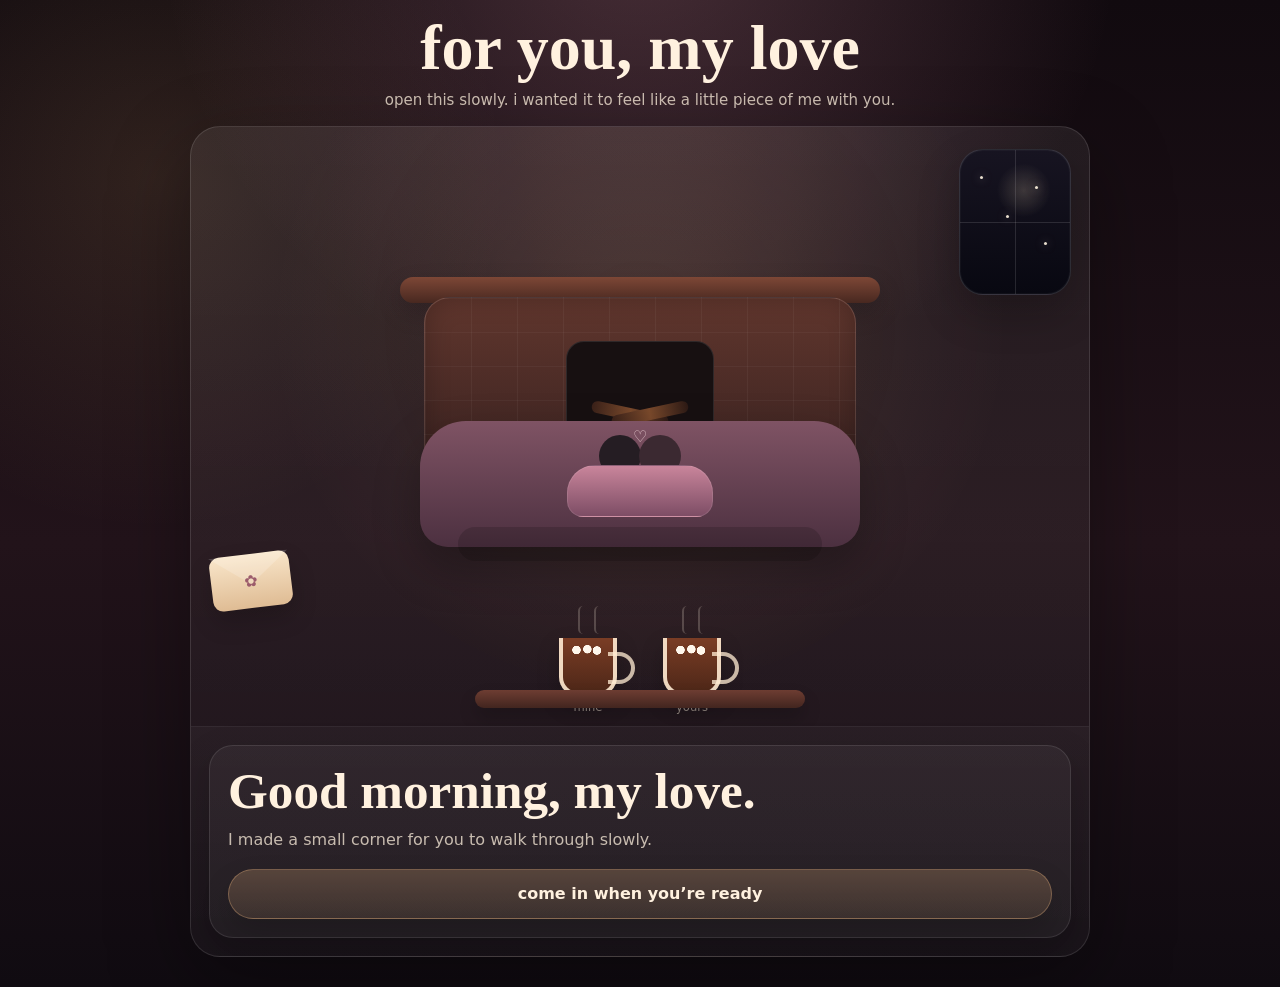
<file: index.html>
<!DOCTYPE html>

<html lang="en">
<head>
<meta charset="utf-8"/>
<meta content="width=device-width, initial-scale=1, viewport-fit=cover" name="viewport"/>
<title>for you, my love</title>
<style>
    :root {
      --bg: #140c11;
      --bg2: #24131b;
      --cream: #fff1df;
      --muted: rgba(255, 241, 223, .74);
      --line: rgba(255,255,255,.12);
      --rose: #d88da0;
      --rose2: #9a5b72;
      --gold: #f3bd74;
      --wood: #6d3d32;
      --cocoa: #60301e;
      font-family: Inter, ui-sans-serif, system-ui, -apple-system, BlinkMacSystemFont, "Segoe UI", sans-serif;
    }

    * { box-sizing: border-box; }
    html { scroll-behavior: smooth; }
    body {
      margin: 0;
      min-height: 100svh;
      color: var(--cream);
      background:
        radial-gradient(circle at 50% -8%, rgba(216, 141, 160, .28), transparent 30rem),
        radial-gradient(circle at 12% 18%, rgba(243, 189, 116, .12), transparent 22rem),
        linear-gradient(180deg, #110a0f, #22131a 55%, #100b11);
      overflow-x: hidden;
    }

    button {
      font: inherit;
      -webkit-tap-highlight-color: transparent;
      touch-action: manipulation;
    }

    .hidden, [hidden] { display: none !important; }

    .app {
      width: min(100% - 18px, 900px);
      margin: 0 auto;
      padding: max(14px, env(safe-area-inset-top)) 0 calc(30px + env(safe-area-inset-bottom));
    }

    .top {
      text-align: center;
      padding: 4px 8px 14px;
    }

    .top h1 {
      margin: 0;
      font-family: Georgia, "Times New Roman", serif;
      font-size: clamp(2.25rem, 10vw, 4rem);
      line-height: .95;
      text-transform: lowercase;
    }

    .subtitle {
      margin: 10px auto 0;
      max-width: 560px;
      color: var(--muted);
      line-height: 1.55;
      font-size: .94rem;
    }

    h2, h3 {
      margin: 0;
      font-family: Georgia, "Times New Roman", serif;
      line-height: 1.04;
      text-wrap: balance;
    }

    h2 { font-size: clamp(1.85rem, 8vw, 3.2rem); }
    h3 { font-size: 1.42rem; }
    p { line-height: 1.6; }

    .stage {
      border: 1px solid var(--line);
      border-radius: 30px;
      overflow: hidden;
      background:
        radial-gradient(circle at 50% 24%, rgba(255, 191, 120, .12), transparent 23rem),
        linear-gradient(180deg, rgba(255,255,255,.065), rgba(255,255,255,.025));
      box-shadow: 0 28px 80px rgba(0,0,0,.34);
    }

    .room {
      position: relative;
      min-height: 600px;
      overflow: hidden;
      border-bottom: 1px solid rgba(255,255,255,.08);
    }

    .window {
      position: absolute;
      top: 22px;
      right: 18px;
      width: 112px;
      height: 146px;
      border: 1px solid rgba(255,255,255,.14);
      border-radius: 24px;
      background:
        radial-gradient(circle at 58% 28%, rgba(255, 231, 191, .18), transparent 22%),
        linear-gradient(180deg, #171421, #080811);
      box-shadow: inset 0 0 0 1px rgba(255,255,255,.03), 0 18px 42px rgba(0,0,0,.22);
      cursor: pointer;
      overflow: hidden;
      padding: 0;
      z-index: 4;
    }

    .window::before,
    .window::after {
      content: "";
      position: absolute;
      background: rgba(255,255,255,.12);
    }

    .window::before {
      left: 50%;
      top: 0;
      bottom: 0;
      width: 1px;
    }

    .window::after {
      left: 0;
      right: 0;
      top: 50%;
      height: 1px;
    }

    .window-star {
      position: absolute;
      width: 3px;
      height: 3px;
      border-radius: 999px;
      background: rgba(255,246,225,.9);
      box-shadow: 0 0 8px rgba(255,246,225,.5);
      animation: twinkle 3.8s ease-in-out infinite;
    }

    .window-star.one { left: 18%; top: 18%; }
    .window-star.two { left: 68%; top: 25%; animation-delay: .8s; }
    .window-star.three { left: 42%; top: 45%; animation-delay: 1.5s; }
    .window-star.four { left: 76%; top: 64%; animation-delay: .4s; }

    .window-note {
      position: absolute;
      left: 50%;
      bottom: 8px;
      transform: translateX(-50%);
      color: rgba(255,241,223,.42);
      font-size: .62rem;
      letter-spacing: .08em;
      white-space: nowrap;
    }

    .fireplace {
      position: absolute;
      left: 50%;
      top: 142px;
      width: min(520px, calc(100% - 22px));
      height: 290px;
      transform: translateX(-50%);
      z-index: 2;
    }

    .mantel {
      position: absolute;
      left: 20px;
      right: 20px;
      top: 8px;
      height: 26px;
      border-radius: 18px;
      background: linear-gradient(180deg, #7d4736, #482820);
      box-shadow: 0 10px 24px rgba(0,0,0,.20);
    }

    .brick {
      position: absolute;
      left: 44px;
      right: 44px;
      top: 28px;
      height: 170px;
      border-radius: 26px 26px 18px 18px;
      border: 1px solid rgba(255,255,255,.10);
      background:
        linear-gradient(90deg, rgba(255,255,255,.045) 1px, transparent 1px) 0 0 / 46px 34px,
        linear-gradient(180deg, rgba(255,255,255,.035) 1px, transparent 1px) 0 0 / 100% 34px,
        linear-gradient(180deg, #60362d, #3b2321);
      box-shadow: inset 0 0 26px rgba(0,0,0,.24);
    }

    .firebox {
      position: absolute;
      left: 50%;
      top: 72px;
      width: 148px;
      height: 96px;
      transform: translateX(-50%);
      border-radius: 18px 18px 10px 10px;
      background: #171011;
      border: 1px solid rgba(255,255,255,.10);
      overflow: visible;
      cursor: pointer;
    }

    .fire-bubble,
    .room-bubble {
      position: absolute;
      max-width: 160px;
      padding: 9px 12px;
      border-radius: 16px;
      background: linear-gradient(180deg, #fff8ee, #f2ddc9);
      color: #53362d;
      font-family: Georgia, "Times New Roman", serif;
      font-size: .78rem;
      line-height: 1.24;
      box-shadow: 0 12px 24px rgba(0,0,0,.20);
      opacity: 0;
      pointer-events: none;
      z-index: 10;
      transition: opacity .22s ease, transform .22s ease;
    }

    .fire-bubble {
      left: 50%;
      top: -34px;
      transform: translateX(-50%) translateY(6px) scale(.96);
    }

    .fire-bubble.is-visible {
      opacity: 1;
      transform: translateX(-50%) translateY(0) scale(1);
    }

    .logs {
      position: absolute;
      left: 32px;
      right: 32px;
      bottom: 16px;
      height: 16px;
    }

    .logs::before,
    .logs::after {
      content: "";
      position: absolute;
      width: 78px;
      height: 12px;
      border-radius: 999px;
      background: linear-gradient(90deg, #3a2119, #7b4a2c, #2d1a15);
      bottom: 0;
    }

    .logs::before { left: -8px; transform: rotate(12deg); }
    .logs::after { right: -8px; transform: rotate(-12deg); }

    .flame {
      position: absolute;
      left: 50%;
      bottom: 26px;
      width: 44px;
      height: 62px;
      transform: translateX(-50%) scale(0);
      border-radius: 50% 50% 45% 45%;
      background: radial-gradient(circle at 50% 74%, #fff1a9, #ff9e4d 48%, #e94d4d 76%, transparent 78%);
      transform-origin: 50% 100%;
    }

    .flame.small {
      width: 32px;
      height: 46px;
      left: 42%;
      background: radial-gradient(circle at 50% 74%, #fff7c7, #ffc05f 48%, #e86b49 74%, transparent 78%);
    }

    .room.is-lit .flame {
      animation: flameDance .68s ease-in-out infinite alternate;
      transform: translateX(-50%) scale(1);
    }

    .room.is-lit .flame.small { animation-delay: .18s; }

    .sofa {
      position: absolute;
      left: 50%;
      bottom: 12px;
      width: min(440px, 92%);
      height: 126px;
      transform: translateX(-50%);
      border-radius: 46px 46px 28px 28px;
      background: linear-gradient(180deg, #7f5364, #4c3040);
      box-shadow: 0 20px 46px rgba(0,0,0,.28);
    }

    .sofa::before {
      content: "";
      position: absolute;
      left: 38px;
      right: 38px;
      bottom: -14px;
      height: 34px;
      border-radius: 999px;
      background: rgba(0,0,0,.16);
    }

    .cuddle {
      position: absolute;
      left: 50%;
      bottom: 30px;
      width: 190px;
      height: 90px;
      transform: translateX(-50%);
      cursor: pointer;
      border: 0;
      background: transparent;
      padding: 0;
      z-index: 4;
    }

    .room-bubble {
      left: 50%;
      bottom: 76px;
      transform: translateX(-50%) translateY(6px) scale(.96);
      white-space: nowrap;
    }

    .room-bubble.is-visible {
      opacity: 1;
      transform: translateX(-50%) translateY(0) scale(1);
    }

    .head {
      position: absolute;
      top: 8px;
      width: 42px;
      height: 42px;
      border-radius: 999px;
      background: #251d23;
    }

    .head.me { left: 54px; }
    .head.her { right: 54px; background: #3b2931; }

    .cuddle-blanket {
      position: absolute;
      left: 22px;
      right: 22px;
      bottom: 0;
      height: 52px;
      border-radius: 28px 28px 16px 16px;
      background: linear-gradient(180deg, #c9859b, #7d4d65);
      border: 1px solid rgba(255,255,255,.10);
    }

    .cuddle-heart {
      position: absolute;
      left: 50%;
      top: 0;
      transform: translateX(-50%);
      color: rgba(255,228,231,.82);
      font-family: Georgia, serif;
      animation: floatTiny 2.2s ease-in-out infinite;
      z-index: 3;
    }

    .table {
      position: absolute;
      left: 50%;
      bottom: 18px;
      width: min(330px, 82%);
      height: 72px;
      transform: translateX(-50%);
      z-index: 5;
      pointer-events: none;
    }

    .table::after {
      content: "";
      position: absolute;
      left: 0;
      right: 0;
      bottom: 0;
      height: 18px;
      border-radius: 999px;
      background: linear-gradient(180deg, #6e3d32, #42251f);
      box-shadow: 0 10px 18px rgba(0,0,0,.20);
    }

    .mugs {
      position: absolute;
      left: 50%;
      bottom: 12px;
      display: flex;
      gap: 46px;
      transform: translateX(-50%);
    }

    .mug,
    .game-mug {
      position: relative;
      width: 58px;
      height: 58px;
      border: 4px solid rgba(255,236,211,.90);
      border-top: 0;
      border-radius: 0 0 19px 19px;
      background: linear-gradient(180deg, #7a3d25, #4e2718);
      box-shadow: 0 10px 22px rgba(0,0,0,.22);
    }

    .mug::after,
    .game-mug::after {
      content: "";
      position: absolute;
      right: -22px;
      top: 14px;
      width: 23px;
      height: 24px;
      border: 4px solid rgba(255,236,211,.76);
      border-left: 0;
      border-radius: 0 18px 18px 0;
    }

    .steam {
      position: absolute;
      top: -32px;
      width: 10px;
      height: 28px;
      border-radius: 999px;
      border-left: 2px solid rgba(255,240,222,.42);
      opacity: .5;
      animation: steam 2.4s ease-in-out infinite;
    }

    .steam.one { left: 15px; }
    .steam.two { left: 31px; animation-delay: .7s; }

    .mallows {
      position: absolute;
      left: 9px;
      right: 9px;
      top: 7px;
      height: 10px;
      background:
        radial-gradient(circle at 14% 50%, #fff7ec 0 4px, transparent 4.5px),
        radial-gradient(circle at 48% 42%, #fff7ec 0 4px, transparent 4.5px),
        radial-gradient(circle at 78% 55%, #fff7ec 0 4px, transparent 4.5px);
    }

    .mug-label {
      position: absolute;
      left: 50%;
      top: 62px;
      transform: translateX(-50%);
      color: rgba(255,241,223,.52);
      font-size: .72rem;
      white-space: nowrap;
    }

    .room.is-cheering .mug:first-child { animation: cheersLeft 1.6s ease-in-out 2; }
    .room.is-cheering .mug:last-child { animation: cheersRight 1.6s ease-in-out 2; }

    .letter-prop {
      position: absolute;
      left: 20px;
      bottom: 118px;
      width: 80px;
      height: 54px;
      border-radius: 10px;
      background: linear-gradient(180deg, #f9e6ca, #dfbc94);
      transform: rotate(-7deg);
      box-shadow: 0 12px 24px rgba(0,0,0,.18);
      z-index: 3;
    }

    .letter-prop::before {
      content: "";
      position: absolute;
      inset: 0;
      clip-path: polygon(0 0, 100% 0, 50% 56%);
      background: rgba(255,255,255,.18);
    }

    .lily-seal-small {
      position: absolute;
      left: 50%;
      top: 50%;
      transform: translate(-50%,-50%);
      color: #9b5b6b;
    }

    .step-area {
      padding: 18px;
      background: linear-gradient(180deg, rgba(255,255,255,.03), rgba(255,255,255,.01));
    }

    .panel {
      border: 1px solid rgba(255,255,255,.10);
      border-radius: 24px;
      padding: 18px;
      background: rgba(255,255,255,.045);
      box-shadow: 0 14px 38px rgba(0,0,0,.16);
    }

    .panel.is-hidden { display: none; }
    .panel p { color: var(--muted); margin: 10px 0 0; }
    .focus-note { font-size: .82rem !important; color: rgba(255,241,223,.50) !important; }

    .button {
      appearance: none;
      border: 1px solid rgba(255, 194, 135, .30);
      border-radius: 999px;
      background: linear-gradient(180deg, rgba(255, 194, 135, .22), rgba(255, 194, 135, .10));
      color: var(--cream);
      min-height: 48px;
      padding: 13px 17px;
      font-weight: 740;
      cursor: pointer;
      transition: transform .2s ease, border-color .2s ease, opacity .2s ease;
      box-shadow: 0 14px 30px rgba(0,0,0,.16);
      text-transform: lowercase;
    }

    .button:hover,
    .button:focus-visible {
      transform: translateY(-2px);
      border-color: rgba(255, 194, 135, .52);
    }

    .button.full { width: 100%; margin-top: 16px; }
    .button.alt { background: rgba(255,255,255,.05); border-color: rgba(255,255,255,.12); }

    .pour-scene {
      position: relative;
      height: 172px;
      width: min(260px, 100%);
      margin: 14px auto 4px;
    }

    .pour-pot {
      position: absolute;
      left: 34px;
      top: 10px;
      width: 92px;
      height: 54px;
      border-radius: 26px 26px 18px 18px;
      background: linear-gradient(180deg, #f1c48c, #9b5c3d);
      transform: rotate(-16deg);
      box-shadow: 0 12px 26px rgba(0,0,0,.18);
    }

    .pour-pot::after {
      content: "";
      position: absolute;
      right: -18px;
      top: 22px;
      width: 26px;
      height: 12px;
      border-radius: 999px;
      background: #9b5c3d;
    }

    .pour-stream {
      position: absolute;
      left: 132px;
      top: 58px;
      width: 12px;
      height: 76px;
      border-radius: 999px;
      background: linear-gradient(180deg, #6b351f, #9a5734);
      transform: rotate(12deg);
      animation: cocoaPour 1.6s ease-in-out infinite;
      transform-origin: top center;
    }

    .pour-cup {
      position: absolute;
      left: 94px;
      bottom: 4px;
      width: 92px;
      height: 76px;
      border: 4px solid rgba(255,244,224,.86);
      border-top: 0;
      border-radius: 0 0 28px 28px;
      overflow: hidden;
      background: rgba(255,255,255,.08);
      box-shadow: 0 14px 28px rgba(0,0,0,.16);
    }

    .pour-cup::after {
      content: "";
      position: absolute;
      right: -26px;
      top: 18px;
      width: 34px;
      height: 32px;
      border: 5px solid rgba(255,244,224,.78);
      border-left: 0;
      border-radius: 0 18px 18px 0;
    }

    .pour-fill {
      position: absolute;
      left: 0;
      right: 0;
      bottom: 0;
      height: 0%;
      background: linear-gradient(180deg, #7a3d25, #4e2718);
      animation: cupFill 2.2s ease forwards;
    }

    .pour-shine {
      position: absolute;
      left: 16px;
      top: 20px;
      width: 10px;
      height: 34px;
      border-radius: 999px;
      background: rgba(255,255,255,.16);
    }

    .game-area {
      position: relative;
      height: 270px;
      margin-top: 16px;
      border-radius: 24px;
      overflow: hidden;
      background:
        linear-gradient(90deg, rgba(255,255,255,.05) 1px, transparent 1px) 33.333% 0 / 33.333% 100%,
        radial-gradient(circle at 50% 0%, rgba(255,255,255,.08), transparent 12rem),
        rgba(10,7,9,.26);
      border: 1px solid rgba(255,255,255,.08);
      touch-action: none;
    }

    .lane-hint {
      position: absolute;
      left: 50%;
      top: 12px;
      transform: translateX(-50%);
      color: rgba(255,241,223,.42);
      font-size: .78rem;
      letter-spacing: .08em;
    }

    .falling-mallow {
      position: absolute;
      left: 0;
      top: 0;
      border-radius: 9px;
      background: #fff6ed;
      box-shadow: 0 3px 0 rgba(205,170,145,.24), 0 8px 16px rgba(0,0,0,.16);
      z-index: 2;
      will-change: transform;
    }

    .game-mug {
      position: absolute;
      left: 0;
      bottom: -16px;
      width: 74px;
      height: 78px;
      border-width: 5px;
      border-radius: 0 0 24px 24px;
      overflow: visible;
      transform: translateX(0);
      transition: transform .18s ease-out;
      z-index: 4;
    }

    .game-mug::after {
      right: -27px;
      top: 18px;
      width: 28px;
      height: 30px;
      border-width: 5px;
    }

    .game-cream {
      position: absolute;
      left: 8px;
      right: 8px;
      top: 8px;
      height: 28px;
      border-radius: 50%;
      background:
        radial-gradient(circle at 18% 50%, #fff8ee 0 4px, transparent 4.5px),
        radial-gradient(circle at 50% 40%, #fff8ee 0 4px, transparent 4.5px),
        radial-gradient(circle at 78% 58%, #fff8ee 0 3.6px, transparent 4px),
        rgba(255,244,224,.70);
      opacity: .12;
      transition: opacity .25s ease;
      pointer-events: none;
    }

    .controls {
      display: grid;
      grid-template-columns: 1fr 1fr 1fr;
      gap: 10px;
      margin-top: 12px;
    }

    .score-row {
      display: flex;
      justify-content: space-between;
      color: var(--muted);
      margin-top: 12px;
    }

    .cocoa-extra {
      margin: 14px 0 12px;
      border-top: 1px solid rgba(255,255,255,.08);
      padding-top: 14px;
    }

    .cocoa-extra p {
      font-size: .84rem !important;
      color: rgba(255,241,223,.62) !important;
      margin: 0 0 10px !important;
    }

    .cocoa-grid {
      display: grid;
      grid-template-columns: 1fr 1fr;
      gap: 10px;
    }

    .cocoa-grid .button {
      min-height: 42px;
      padding: 10px 12px;
      font-size: .82rem;
      box-shadow: none;
    }

    .cocoa-reply {
      min-height: 28px;
      display: grid;
      place-items: center;
      font-family: Georgia, "Times New Roman", serif;
      color: var(--cream);
      margin-top: 10px;
    }

    .below {
      padding: 18px 0 0;
      display: grid;
      gap: 18px;
    }

    .locked-section { display: none !important; }
    .unlocking { animation: sectionReveal .85s ease both; }

    .flower-section,
    .letter-section,
    .movie-section,
    .sky-section,
    .moon-section {
      position: relative;
      border: 1px solid var(--line);
      border-radius: 30px;
      padding: 28px 18px;
      background:
        radial-gradient(circle at 50% 0%, rgba(255,255,255,.07), transparent 18rem),
        linear-gradient(180deg, rgba(255,255,255,.055), rgba(255,255,255,.02));
      box-shadow: 0 22px 62px rgba(0,0,0,.22);
      overflow: hidden;
      text-align: center;
    }

    .soft-intro {
      margin: 0 auto 16px;
      color: var(--muted);
      max-width: 520px;
    }

    .kiss-gate {
      display: grid;
      gap: 12px;
      place-items: center;
    }

    .kiss-gate-note {
      margin: 0;
      color: rgba(255,241,223,.84);
      font-family: Georgia, "Times New Roman", serif;
      font-size: clamp(1.15rem, 5vw, 1.55rem);
    }

    .kiss-gate-return {
      margin: 0;
      min-height: 22px;
      color: rgba(255,241,223,.68);
      font-family: Georgia, "Times New Roman", serif;
    }

    .gift-scene {
      position: relative;
      min-height: 850px;
      border-radius: 28px;
      overflow: hidden;
      padding: 20px 10px 46px;
      background:
        radial-gradient(circle at 50% 16%, rgba(255,255,255,.08), transparent 16rem),
        linear-gradient(180deg, rgba(255,255,255,.035), rgba(255,255,255,.01));
    }

    .snow,
    .snow::before,
    .snow::after {
      content: "";
      position: absolute;
      inset: 0;
      pointer-events: none;
      background-image:
        radial-gradient(circle, rgba(255,255,255,.75) 0 1.6px, transparent 2px),
        radial-gradient(circle, rgba(255,255,255,.45) 0 1.1px, transparent 1.5px);
      background-size: 120px 120px, 180px 180px;
      animation: snowFall 18s linear infinite;
      opacity: .34;
      z-index: 1;
    }

    .snow::before { animation-duration: 24s; opacity: .22; }
    .snow::after { animation-duration: 30s; opacity: .18; }

    .gift-box {
      position: relative;
      width: 122px;
      height: 110px;
      border: 0;
      background: transparent;
      margin: 8px auto 12px;
      display: block;
      cursor: pointer;
      z-index: 4;
    }

    .gift-body,
    .gift-lid {
      position: absolute;
      left: 50%;
      transform: translateX(-50%);
      background: linear-gradient(180deg, #d98ca0, #934d65);
      box-shadow: 0 14px 28px rgba(0,0,0,.20);
    }

    .gift-body {
      bottom: 0;
      width: 106px;
      height: 76px;
      border-radius: 12px 12px 16px 16px;
    }

    .gift-lid {
      top: 12px;
      width: 122px;
      height: 28px;
      border-radius: 12px;
      transition: transform .8s ease, opacity .8s ease;
    }

    .gift-ribbon {
      position: absolute;
      background: #f3c074;
      z-index: 3;
    }

    .gift-ribbon.vertical {
      left: 50%;
      top: 16px;
      bottom: 0;
      width: 14px;
      transform: translateX(-50%);
    }

    .gift-ribbon.horizontal {
      left: 8px;
      right: 8px;
      top: 48px;
      height: 12px;
    }

    .gift-tag {
      position: absolute;
      left: 50%;
      bottom: 12px;
      transform: translateX(-50%) rotate(-5deg);
      color: rgba(255,255,255,.86);
      font-size: .72rem;
      z-index: 5;
      white-space: nowrap;
    }

    .gift-scene.is-open .gift-box { pointer-events: none; }
    .gift-scene.is-open .gift-lid { transform: translateX(-50%) translateY(-42px) rotate(-12deg); opacity: 0; }
    .gift-scene.is-open .gift-body,
    .gift-scene.is-open .gift-ribbon,
    .gift-scene.is-open .gift-tag { opacity: 0; transition: opacity .6s ease .25s; }

    .bouquet-stage {
      position: relative;
      z-index: 3;
      min-height: 360px;
      margin-bottom: 26px;
      display: grid;
      place-items: center;
    }

    .bouquet {
      width: min(315px, 94%);
      max-height: 345px;
      overflow: visible;
      opacity: 0;
      transform: translateY(26px) scale(.88);
      transition: opacity 1.1s ease, transform 1.1s ease;
    }

    .gift-scene.is-open .bouquet {
      opacity: 1;
      transform: translateY(0) scale(1);
      transition-delay: .65s;
    }

    .stem { fill: none; stroke: #8db77a; stroke-width: 5; stroke-linecap: round; }
    .leaf { fill: #86aa70; opacity: .86; }
    .petal { fill: #fff7ed; stroke: rgba(255,255,255,.68); stroke-width: 2; }
    .petal.blush { fill: #f5d5d8; }
    .petal.gold { fill: #ffe0a1; }
    .center { fill: #e5a14e; }
    .heart-ribbon { fill: #b95c74; opacity: .95; }
    .flower { transform-box: fill-box; transform-origin: center; }
    .gift-scene.is-open .flower { animation: bloom 1.6s ease both; }
    .gift-scene.is-open .f2 { animation-delay: .55s; }
    .gift-scene.is-open .f3 { animation-delay: .75s; }
    .gift-scene.is-open .f4 { animation-delay: 1s; }
    .gift-scene.is-open .f5 { animation-delay: 1.18s; }

    .firefly {
      position: absolute;
      width: 5px;
      height: 5px;
      border-radius: 999px;
      background: #ffe5a3;
      box-shadow: 0 0 14px #ffe5a3;
      opacity: 0;
      z-index: 4;
      animation: firefly 4s ease-in-out infinite;
    }

    .gift-scene.is-open .firefly { opacity: .75; }
    .firefly.one { left: 22%; top: 36%; }
    .firefly.two { left: 76%; top: 34%; animation-delay: .8s; }
    .firefly.three { left: 61%; top: 72%; animation-delay: 1.4s; }
    .firefly.four { left: 30%; top: 68%; animation-delay: 2s; }

    .kitten-gift-stage {
      position: relative;
      z-index: 20;
      width: min(330px, 94%);
      min-height: 330px;
      margin: 22px auto 0;
      padding: 12px 8px 18px;
      border-radius: 28px;
      border: 1px solid rgba(255,255,255,.12);
      background:
        radial-gradient(circle at 50% 8%, rgba(255,255,255,.09), transparent 10rem),
        rgba(18, 12, 13, .30);
      display: grid;
      place-items: center;
      opacity: 0;
      transform: translateY(18px);
      transition: opacity .9s ease 1.25s, transform .9s ease 1.25s;
      pointer-events: auto;
    }

    .gift-scene.is-open .kitten-gift-stage {
      opacity: 1;
      transform: translateY(0);
    }

    .kitten-gift-title {
      margin: 0;
      color: rgba(255,242,221,.82);
      font-family: Georgia, "Times New Roman", serif;
      font-size: 1rem;
      text-transform: lowercase;
    }

    .kitten-gift-button {
      appearance: none;
      border: 0;
      background: transparent;
      padding: 0;
      margin: 0;
      cursor: pointer;
      display: grid;
      place-items: center;
      width: 100%;
    }

    .kitten-gift-bubble {
      position: absolute;
      left: 50%;
      top: 42px;
      transform: translateX(-50%) translateY(6px) scale(.96);
      z-index: 30;
      max-width: 128px;
      padding: 8px 11px;
      border-radius: 16px;
      background:
        radial-gradient(circle at 18% 12%, rgba(255,255,255,.44), transparent 34%),
        linear-gradient(180deg, rgba(255,249,241,.98), rgba(244,224,205,.96));
      color: #55382f;
      font-family: Georgia, "Times New Roman", serif;
      font-size: .74rem;
      line-height: 1.2;
      box-shadow: 0 12px 22px rgba(0,0,0,.18);
      border: 1px solid rgba(255,255,255,.34);
      opacity: 0;
      transition: opacity .24s ease, transform .24s ease;
      pointer-events: none;
    }

    .kitten-gift-bubble.is-visible {
      opacity: 1;
      transform: translateX(-50%) translateY(0) scale(1);
    }

    .gift-kitten-scene {
      width: min(300px, 96%);
      height: auto;
      max-height: 286px;
      overflow: visible;
    }

    .gift-kitten {
      transform-box: fill-box;
      transform-origin: center bottom;
      opacity: 1;
    }

    .gift-scene.is-open .gift-kitten { animation: kittenSettle 1.2s ease both 1.4s; }

    .kitten-head-shape,
    .kitten-body-shape,
    .kitten-ear,
    .kitten-paw-shape {
      fill: #fff5ea;
      stroke: rgba(120, 86, 72, .20);
      stroke-width: 2;
    }

    .kitten-paw-shape.right { fill: #f5e6d7; }

    .kitten-tail-shape {
      fill: none;
      stroke: #fff5ea;
      stroke-width: 12;
      stroke-linecap: round;
    }

    .gift-scene.is-open .kitten-tail-shape {
      animation: tailWiggle 2.8s ease-in-out infinite 2s;
      transform-origin: 104px 190px;
    }

    .kitten-eye { fill: #5f433d; }

    .kitten-mouth-line {
      fill: none;
      stroke: #7c5850;
      stroke-width: 2.2;
      stroke-linecap: round;
    }

    .kitten-nose-shape { fill: #d58e96; }

    .kitten-flower-stem {
      fill: none;
      stroke: #8db77a;
      stroke-width: 5;
      stroke-linecap: round;
      stroke-dasharray: 90;
      stroke-dashoffset: 90;
    }

    .gift-scene.is-open .kitten-flower-stem { animation: stemGrow 1.2s ease forwards 1.75s; }

    .kitten-flower-leaf {
      fill: #86aa70;
      opacity: 0;
      transform-box: fill-box;
      transform-origin: center;
    }

    .gift-scene.is-open .kitten-flower-leaf { animation: leafBloom .8s ease forwards 2.2s; }

    .kitten-bloom {
      opacity: 0;
      transform: scale(.2);
      transform-box: fill-box;
      transform-origin: center;
    }

    .gift-scene.is-open .kitten-bloom { animation: bloom 1.2s ease forwards 2.55s; }

    .quiet-continue {
      margin-top: 18px;
      background: rgba(255,255,255,.05);
      border-color: rgba(255,255,255,.14);
    }

    .cozy-letter {
      position: relative;
      width: min(300px, 100%);
      height: 184px;
      margin: 20px auto 8px;
      border: 0;
      border-radius: 24px;
      background: radial-gradient(circle at 50% 26%, rgba(255,255,255,.22), transparent 45%), linear-gradient(180deg, #f9ead7, #e5c5a8);
      box-shadow: 0 22px 48px rgba(0,0,0,.24), inset 0 0 0 1px rgba(255,255,255,.18);
      overflow: hidden;
      cursor: pointer;
      display: block;
    }

    .cozy-letter .paper {
      position: absolute;
      left: 22px;
      right: 22px;
      top: 30px;
      bottom: 22px;
      border-radius: 16px;
      background:
        linear-gradient(180deg, rgba(255,255,255,.18), rgba(255,255,255,0)),
        repeating-linear-gradient(180deg, transparent 0 20px, rgba(122,91,72,.075) 20px 21px),
        linear-gradient(180deg, #fffaf0, #f4e3cd);
      transform: translateY(18px);
      transition: transform .8s ease;
      z-index: 2;
      box-shadow: 0 10px 18px rgba(0,0,0,.08);
    }

    .cozy-letter .envelope-flap {
      position: absolute;
      inset: 0;
      clip-path: polygon(0 0, 100% 0, 50% 60%);
      border-radius: 24px 24px 0 0;
      background: linear-gradient(180deg, rgba(255,255,255,.16), rgba(255,255,255,0)), #ead2b7;
      transform-origin: top center;
      transition: transform .8s ease;
      z-index: 4;
    }

    .cozy-letter .wax {
      position: absolute;
      left: 50%;
      top: 48px;
      width: 76px;
      height: 76px;
      transform: translateX(-50%);
      border-radius: 999px;
      background: radial-gradient(circle at 50% 34%, rgba(255,255,255,.14), transparent 38%), linear-gradient(180deg, #c98e9c, #935867);
      display: grid;
      place-items: center;
      z-index: 6;
      box-shadow: 0 14px 26px rgba(0,0,0,.20);
      animation: pulse 3s ease-in-out infinite;
    }

    .real-flower { width: 56px; height: 56px; overflow: visible; }
    .real-flower .petal { fill: #fff8ee; stroke: rgba(255,255,255,.62); stroke-width: 2; }
    .real-flower .petal.blush { fill: #f5d9db; }
    .real-flower .stem,
    .real-flower .leaf {
      fill: none;
      stroke: #dce6bd;
      stroke-width: 4;
      stroke-linecap: round;
      stroke-linejoin: round;
    }

    .envelope-label {
      position: absolute;
      left: 50%;
      bottom: 17px;
      transform: translateX(-50%);
      font-family: Georgia, "Times New Roman", serif;
      color: rgba(86,58,48,.9);
      font-size: 1.25rem;
      z-index: 7;
    }

    .letter-section.is-open .cozy-letter .envelope-flap { transform: rotateX(180deg); }
    .letter-section.is-open .cozy-letter .paper { transform: translateY(-40px); }
    .letter-section.is-open .cozy-letter .wax { opacity: .84; transform: translateX(-50%) scale(.9); animation: none; }

    .letter {
      margin-top: 36px;
      text-align: left;
      border: 1px solid rgba(255,255,255,.11);
      border-radius: 22px;
      padding: 20px;
      background:
        linear-gradient(180deg, rgba(255,255,255,.14), rgba(255,255,255,.04)),
        repeating-linear-gradient(180deg, transparent 0 24px, rgba(255,255,255,.055) 24px 25px),
        rgba(255, 242, 221, .07);
      color: var(--muted);
      line-height: 1.62;
      position: relative;
    }

    .letter h3 { color: var(--cream); margin-bottom: 12px; }

    .signature {
      font-family: Georgia, "Times New Roman", serif;
      color: var(--cream) !important;
      font-size: 1.18rem !important;
      margin-top: 18px !important;
    }

    .movie-options {
      display: grid;
      grid-template-columns: 1fr 1fr;
      gap: 10px;
      margin-top: 16px;
    }

    .yay {
      display: none;
      margin-top: 18px;
      border-radius: 22px;
      border: 1px solid rgba(255,255,255,.10);
      padding: 16px;
      background: rgba(255,255,255,.045);
    }

    .yay.is-visible {
      display: block;
      animation: sectionReveal .7s ease both;
    }

    .yay strong {
      display: block;
      font-family: Georgia, serif;
      font-size: 1.4rem;
    }

    .sky-section {
      min-height: 590px;
      overflow: hidden;
      background:
        radial-gradient(circle at 50% 15%, rgba(255,255,255,.08), transparent 18rem),
        linear-gradient(180deg, #0d101d, #0a0c14);
      text-align: left;
    }

    .sky-copy {
      position: relative;
      z-index: 2;
      width: 100%;
      max-width: 620px;
    }

    .sky-copy h2 { color: #fff8ec; }

    .sky-copy > p {
      color: rgba(255,248,236,.75);
      max-width: 370px;
    }

    .moon-btn {
      position: absolute;
      top: 28px;
      right: 28px;
      width: 70px;
      height: 70px;
      border: 0;
      border-radius: 999px;
      cursor: pointer;
      background: radial-gradient(circle at 34% 30%, #fff8d8, #e2c67c 56%, #aa8650);
      box-shadow: 0 0 32px rgba(255,238,170,.22);
      z-index: 4;
    }

    .moon-btn span { position: absolute; opacity: 0; pointer-events: none; }

    .sky-stars,
    .moon-stars,
    .aurora-stars {
      position: absolute;
      inset: 0;
      pointer-events: none;
    }

    .sky-stars span,
    .moon-stars span,
    .aurora-stars span {
      position: absolute;
      width: 3px;
      height: 3px;
      border-radius: 999px;
      background: #fff7e8;
      box-shadow: 0 0 10px rgba(255,255,255,.45);
      animation: twinkle 4s ease-in-out infinite;
    }

    .sky-stars span:nth-child(1) { left: 12%; top: 14%; }
    .sky-stars span:nth-child(2) { left: 22%; top: 28%; animation-delay: .6s; }
    .sky-stars span:nth-child(3) { left: 72%; top: 20%; animation-delay: 1.2s; }
    .sky-stars span:nth-child(4) { left: 86%; top: 38%; animation-delay: .2s; }
    .sky-stars span:nth-child(5) { left: 45%; top: 15%; animation-delay: 1.6s; }
    .sky-stars span:nth-child(6) { left: 62%; top: 44%; animation-delay: .9s; }
    .sky-stars span:nth-child(7) { left: 18%; top: 62%; animation-delay: 1.8s; }
    .sky-stars span:nth-child(8) { left: 78%; top: 70%; animation-delay: .5s; }

    .shooting-star {
      position: absolute;
      top: 90px;
      right: 40px;
      width: 120px;
      height: 2px;
      border-radius: 999px;
      background: linear-gradient(90deg, transparent, rgba(255,255,255,.95), transparent);
      opacity: 0;
      transform: rotate(-24deg);
      animation: shoot 7s linear infinite;
      z-index: 1;
    }

    .final-night-scene {
      position: relative;
      width: min(340px, 100%);
      height: 260px;
      margin-top: 12px;
    }

    .sky-dialogue {
      position: absolute;
      left: 38px;
      bottom: 104px;
      width: 196px;
      height: 90px;
      z-index: 4;
      pointer-events: none;
    }

    .sky-bubble {
      position: absolute;
      max-width: 116px;
      padding: 7px 9px;
      font-size: .66rem;
      line-height: 1.18;
      border-radius: 13px;
      background:
        radial-gradient(circle at 18% 12%, rgba(255,255,255,.44), transparent 34%),
        linear-gradient(180deg, rgba(255, 249, 241, .98), rgba(244, 224, 205, .96));
      color: #55382f;
      box-shadow: 0 10px 20px rgba(0,0,0,.18);
      opacity: 0;
      transform: translateY(6px) scale(.96);
      transition: opacity .45s ease, transform .45s ease;
      font-family: Georgia, serif;
    }

    .sky-bubble.is-visible {
      opacity: 1;
      transform: translateY(0) scale(1);
    }

    .sky-bubble.left {
      left: 0;
      top: 8px;
      text-align: left;
      border-radius: 13px 13px 13px 6px;
    }

    .sky-bubble.right {
      right: 0;
      top: 32px;
      text-align: right;
      border-radius: 13px 13px 6px 13px;
    }

    .sky-heart-layer {
      position: absolute;
      inset: 0;
      pointer-events: none;
      overflow: visible;
      z-index: 6;
    }

    .sky-cuddle {
      position: absolute;
      left: 10px;
      bottom: 4px;
      width: 210px;
      height: 148px;
      padding: 0;
      border: 0;
      background: transparent;
      cursor: pointer;
      z-index: 5;
      filter: drop-shadow(0 16px 28px rgba(0,0,0,.24));
    }

    .stable-couple-svg {
      width: 100%;
      height: 100%;
      display: block;
      overflow: visible;
    }

    .ground-shadow { fill: rgba(0,0,0,.24); }
    .head-dark { fill: #1c1920; }
    .head-light { fill: #2a2025; }
    .blanket-shape { fill: #91617a; stroke: rgba(255,255,255,.16); stroke-width: 2; }
    .blanket-line { fill: none; stroke: rgba(255,235,222,.28); stroke-width: 3; stroke-linecap: round; }
    .tiny-cup { fill: #eadbc9; opacity: .95; }
    .steam-line { fill: none; stroke: rgba(255,242,221,.50); stroke-width: 2; stroke-linecap: round; }

    .sky-float-heart {
      position: absolute;
      font-size: .88rem;
      color: #ffd7e2;
      opacity: 0;
      text-shadow: 0 0 12px rgba(255, 215, 226, .35);
      animation: skyHeartUpClean 3.1s ease-out forwards;
    }

    .moon-section {
      min-height: 570px;
      background:
        radial-gradient(circle at 50% 25%, rgba(255,255,255,.10), transparent 18rem),
        linear-gradient(180deg, #111426, #090a11);
      overflow: hidden;
    }

    .moon-stars span:nth-child(1){left:10%;top:18%}
    .moon-stars span:nth-child(2){left:25%;top:30%;animation-delay:.7s}
    .moon-stars span:nth-child(3){left:78%;top:16%;animation-delay:1.2s}
    .moon-stars span:nth-child(4){left:86%;top:50%;animation-delay:.4s}
    .moon-stars span:nth-child(5){left:52%;top:12%;animation-delay:1.8s}
    .moon-stars span:nth-child(6){left:64%;top:66%;animation-delay:.9s}

    .moon-copy {
      position: relative;
      z-index: 2;
      padding-top: 10px;
    }

    .moon-heart {
      width: 54px;
      height: 54px;
      margin: 20px auto 10px;
      background: #d88da0;
      transform: rotate(45deg);
      border-radius: 12px;
      box-shadow: 0 0 28px rgba(216,141,160,.20);
    }

    .moon-heart::before,
    .moon-heart::after {
      content: "";
      position: absolute;
      width: 54px;
      height: 54px;
      border-radius: 999px;
      background: #d88da0;
    }

    .moon-heart::before { left: -26px; top: 0; }
    .moon-heart::after { top: -26px; left: 0; }

    .moon-ground {
      position: relative;
      height: 210px;
      margin-top: 34px;
    }

    .moon-ground::before {
      content: "";
      position: absolute;
      left: 50%;
      bottom: -80px;
      width: min(640px, 120%);
      height: 190px;
      transform: translateX(-50%);
      border-radius: 50%;
      background: linear-gradient(180deg, #d9d1c8, #8c8583);
      box-shadow: inset 0 18px 30px rgba(255,255,255,.12);
    }

    .moon-cats {
      position: absolute;
      left: 50%;
      bottom: 30px;
      width: min(340px, 100%);
      height: 170px;
      transform: translateX(-50%);
      z-index: 2;
    }

    .moon-cats svg {
      width: 100%;
      height: 100%;
      overflow: visible;
    }

    .moon-talk-bubble {
      position: absolute;
      left: 50%;
      bottom: 146px;
      transform: translateX(-50%);
      padding: 8px 12px;
      border-radius: 16px;
      background:
        radial-gradient(circle at 18% 12%, rgba(255,255,255,.44), transparent 34%),
        linear-gradient(180deg, rgba(255, 249, 241, .98), rgba(244, 224, 205, .96));
      color: #55382f;
      font-family: Georgia, serif;
      font-size: .76rem;
      white-space: nowrap;
      box-shadow: 0 12px 22px rgba(0,0,0,.18);
      border: 1px solid rgba(255,255,255,.34);
      opacity: 0;
      transition: opacity .45s ease, transform .45s ease;
      z-index: 7;
    }

    .moon-talk-bubble.is-visible {
      opacity: 1;
      transform: translateX(-50%) translateY(0);
    }

    .aurora-modal {
      position: fixed;
      inset: 0;
      width: 100vw;
      height: 100dvh;
      z-index: 9999;
      display: none;
      place-items: center;
      overflow: hidden;
      padding: max(22px, env(safe-area-inset-top)) 18px max(28px, env(safe-area-inset-bottom));
      background:
        radial-gradient(circle at 50% 12%, rgba(255,255,255,.07), transparent 18rem),
        linear-gradient(180deg, #061018, #0a1620 48%, #08101a);
      text-align: center;
      isolation: isolate;
    }

    .aurora-modal.is-visible {
      display: grid;
      animation: auroraModalIn .28s ease both;
    }

    .aurora-close {
      position: fixed;
      top: max(14px, env(safe-area-inset-top));
      right: 14px;
      z-index: 10001;
      border: 1px solid rgba(255,255,255,.18);
      border-radius: 999px;
      background: rgba(255,255,255,.10);
      color: #fff6e8;
      padding: 10px 14px;
      cursor: pointer;
      backdrop-filter: blur(8px);
    }

    .aurora-card {
      position: relative;
      z-index: 4;
      width: min(620px, 100%);
      padding-top: 94px;
    }

    .aurora-card h2 {
      margin: 0;
      font-family: Georgia, "Times New Roman", serif;
      font-size: clamp(2rem, 9vw, 4rem);
      color: #f7fbff;
      line-height: 1;
    }

    .aurora-card p {
      color: rgba(245,248,255,.78);
      max-width: 500px;
      margin: 12px auto 0;
      line-height: 1.55;
    }

    .aurora-stars span:nth-child(1) { left: 12%; top: 14%; }
    .aurora-stars span:nth-child(2) { left: 25%; top: 23%; animation-delay: .8s; }
    .aurora-stars span:nth-child(3) { left: 72%; top: 18%; animation-delay: 1.4s; }
    .aurora-stars span:nth-child(4) { left: 84%; top: 28%; animation-delay: .3s; }
    .aurora-stars span:nth-child(5) { left: 48%; top: 10%; animation-delay: 1.7s; }
    .aurora-stars span:nth-child(6) { left: 58%; top: 24%; animation-delay: .6s; }
    .aurora-stars span:nth-child(7) { left: 18%; top: 34%; animation-delay: 1.1s; }
    .aurora-stars span:nth-child(8) { left: 64%; top: 38%; animation-delay: .5s; }

    .aurora-ribbon {
      position: absolute;
      width: 140%;
      left: -20%;
      border-radius: 50%;
      filter: blur(18px);
      opacity: .72;
      mix-blend-mode: screen;
      z-index: 1;
      animation: auroraRealDrift 12s ease-in-out infinite;
    }

    .aurora-ribbon.one {
      top: 58px;
      height: 210px;
      background: linear-gradient(90deg, rgba(102,255,214,0), rgba(102,255,214,.20), rgba(120,255,216,.50), rgba(116,170,255,.42), rgba(102,255,214,.16), rgba(102,255,214,0));
    }

    .aurora-ribbon.two {
      top: 116px;
      height: 185px;
      opacity: .58;
      background: linear-gradient(90deg, rgba(154,120,255,0), rgba(120,255,211,.18), rgba(132,188,255,.46), rgba(154,120,255,.30), rgba(154,120,255,0));
      animation-duration: 14s;
    }

    .aurora-ribbon.three {
      top: 166px;
      height: 150px;
      opacity: .42;
      background: linear-gradient(90deg, rgba(102,255,214,0), rgba(102,255,214,.18), rgba(173,120,255,.24), rgba(102,255,214,0));
      animation-duration: 16s;
    }

    .aurora-shoot {
      position: absolute;
      width: 110px;
      height: 2px;
      background: linear-gradient(90deg, rgba(255,255,255,0), rgba(255,255,255,.96), rgba(255,255,255,0));
      border-radius: 999px;
      box-shadow: 0 0 16px rgba(255,255,255,.35);
      opacity: 0;
      z-index: 2;
    }

    .aurora-shoot.one {
      top: 110px;
      right: 16%;
      animation: auroraShootClean 6.6s linear infinite;
    }

    .aurora-shoot.two {
      top: 210px;
      right: 36%;
      animation: auroraShootClean 8.2s linear infinite 3.1s;
    }

    .aurora-cuddle-scene {
      position: relative;
      width: min(440px, 100%);
      height: 182px;
      margin: 26px auto 0;
      z-index: 5;
    }

    .aurora-cuddle-scene::before {
      content: "";
      position: absolute;
      left: 50%;
      bottom: -24px;
      width: 120%;
      height: 118px;
      transform: translateX(-50%);
      border-radius: 50%;
      background:
        radial-gradient(circle at 50% 30%, rgba(255,255,255,.08), transparent 50%),
        linear-gradient(180deg, #193042, #101b28);
      z-index: -1;
    }

    .aurora-cuddle-scene svg {
      width: 260px;
      max-width: 86%;
      height: auto;
      margin-top: 24px;
      filter: drop-shadow(0 16px 28px rgba(0,0,0,.28));
    }

    .kiss-overlay {
      position: fixed;
      inset: 0;
      display: grid;
      place-items: center;
      z-index: 10000;
      pointer-events: none;
      opacity: 0;
    }

    .kiss-overlay.is-active { animation: kissFade 1.4s ease forwards; }

    .kiss-mark {
      font-family: Georgia, serif;
      font-size: clamp(4rem, 18vw, 7rem);
      color: #ffd5dc;
      text-shadow: 0 0 32px rgba(255, 213, 220, .35);
      animation: kissPop 1.15s ease forwards;
    }

    .spark,
    .heart-confetti,
    .floating-ember {
      position: fixed;
      pointer-events: none;
      z-index: 999;
    }

    .spark {
      width: 6px;
      height: 6px;
      border-radius: 999px;
      background: #ffc477;
      box-shadow: 0 0 12px #ffc477;
      animation: spark 1.9s ease-out forwards;
    }

    .heart-confetti {
      font-family: Georgia, serif;
      color: #ffd2dc;
      animation: confetti 2.8s ease-out forwards;
    }

    .floating-ember {
      width: 5px;
      height: 5px;
      border-radius: 999px;
      background: #ffbc71;
      box-shadow: 0 0 12px #ffbc71;
      animation: ember 2.7s ease-out forwards;
    }

    @keyframes twinkle { 0%,100% { opacity: .4; transform: scale(.8); } 50% { opacity: 1; transform: scale(1.12); } }
    @keyframes flameDance { from { transform: translateX(-50%) scale(.94) skewX(-2deg); } to { transform: translateX(-50%) scale(1.04) skewX(2deg); } }
    @keyframes steam { 0% { transform: translateY(10px); opacity: 0; } 35% { opacity: .5; } 100% { transform: translateY(-8px); opacity: 0; } }
    @keyframes cheersLeft { 40% { transform: translate(34px, -12px) rotate(12deg); } 70% { transform: translate(22px, -8px) rotate(6deg); } }
    @keyframes cheersRight { 40% { transform: translate(-34px, -12px) rotate(-12deg); } 70% { transform: translate(-22px, -8px) rotate(-6deg); } }
    @keyframes cocoaPour { 0%,100% { opacity: .56; height: 58px; } 50% { opacity: 1; height: 82px; } }
    @keyframes cupFill { from { height: 0%; } to { height: 76%; } }
    @keyframes snowFall { from { transform: translateY(-18px); background-position: 0 0, 0 0; } to { transform: translateY(18px); background-position: 0 180px, 0 240px; } }
    @keyframes bloom { from { transform: scale(.2); opacity: 0; } to { transform: scale(1); opacity: 1; } }
    @keyframes firefly { 0%,100% { transform: translate(0,0); } 50% { transform: translate(12px,-18px); } }
    @keyframes pulse { 0%,100% { transform: translateX(-50%) scale(1); } 50% { transform: translateX(-50%) scale(1.05); } }
    @keyframes sectionReveal { from { opacity: 0; transform: translateY(18px); } to { opacity: 1; transform: translateY(0); } }
    @keyframes floatTiny { 0%,100% { transform: translate(-50%,0); } 50% { transform: translate(-50%,-6px); } }
    @keyframes shoot { 0%,65% { opacity: 0; transform: translate(0,0) rotate(-24deg); } 70% { opacity: 1; } 100% { opacity: 0; transform: translate(-220px,120px) rotate(-24deg); } }
    @keyframes skyHeartUpClean { 0% { opacity: 0; transform: translate(0,0) scale(.72); } 15% { opacity: .95; } 100% { opacity: 0; transform: translate(var(--drift, 12px), -108px) scale(1.12); } }
    @keyframes auroraRealDrift { 0%,100% { transform: translateY(0) scaleX(1.02) rotate(-4deg); } 50% { transform: translateY(10px) scaleX(1.08) rotate(2deg); } }
    @keyframes auroraShootClean { 0%, 65% { opacity: 0; transform: translate(0,0) rotate(-24deg); } 69% { opacity: 1; } 100% { opacity: 0; transform: translate(-220px,120px) rotate(-24deg); } }
    @keyframes auroraModalIn { from { opacity: 0; } to { opacity: 1; } }
    @keyframes kissFade { 0% { opacity: 0; } 18% { opacity: 1; } 82% { opacity: 1; } 100% { opacity: 0; } }
    @keyframes kissPop { 0% { transform: scale(.55); opacity: 0; } 25% { transform: scale(1.08); opacity: 1; } 100% { transform: scale(.95) translateY(-12px); opacity: 0; } }
    @keyframes spark { to { transform: translate(var(--x), -80px); opacity: 0; } }
    @keyframes confetti { to { transform: translate(var(--x), 120vh) rotate(220deg); opacity: 0; } }
    @keyframes ember { to { transform: translate(var(--x), -90px); opacity: 0; } }
    @keyframes stemGrow { from { stroke-dashoffset: 90; } to { stroke-dashoffset: 0; } }
    @keyframes leafBloom { from { opacity: 0; transform: scale(.2) rotate(-8deg); } to { opacity: .95; transform: scale(1) rotate(0deg); } }
    @keyframes kittenSettle { 0% { transform: translateY(18px) scale(.92); opacity: 0; } 100% { transform: translateY(0) scale(1); opacity: 1; } }
    @keyframes tailWiggle { 0%,100% { transform: rotate(0deg); } 50% { transform: rotate(8deg); } }

    @media (max-width: 430px) {
      .room { min-height: 615px; }
      .window { width: 96px; height: 126px; right: 14px; }
      .fireplace { top: 150px; }
      .letter-prop { display: none; }
      .mugs { gap: 34px; }
      .movie-options { grid-template-columns: 1fr; }
      .cocoa-grid { grid-template-columns: 1fr; }
      .sky-dialogue { left: 34px; bottom: 106px; }
    }

    @media (prefers-reduced-motion: reduce) {
      *, *::before, *::after { animation-duration: .001ms !important; animation-iteration-count: 1 !important; scroll-behavior: auto !important; }
    }
  
    /* VISUAL CORRECTION PASS: phone-safe aurora, centered bouquet/kitten, closer sky bubbles */
    .aurora-modal {
      align-items: start !important;
      padding-top: max(74px, env(safe-area-inset-top)) !important;
      padding-bottom: max(18px, env(safe-area-inset-bottom)) !important;
    }

    .aurora-card {
      padding-top: 0 !important;
      display: grid !important;
      grid-template-rows: auto auto auto auto !important;
      align-items: start !important;
      justify-items: center !important;
      gap: 8px !important;
      max-height: calc(100dvh - 96px) !important;
    }

    .aurora-card h2 {
      font-size: clamp(2.1rem, 12vw, 3.6rem) !important;
      margin-top: 0 !important;
    }

    .aurora-card p {
      margin-top: 0 !important;
      line-height: 1.42 !important;
      font-size: clamp(.92rem, 4vw, 1.08rem) !important;
    }

    .aurora-cuddle-scene {
      height: 132px !important;
      margin-top: 6px !important;
      margin-bottom: 2px !important;
    }

    .aurora-cuddle-scene::before {
      bottom: -18px !important;
      height: 92px !important;
    }

    .aurora-cuddle-scene svg {
      width: min(238px, 82vw) !important;
      margin-top: 4px !important;
    }

    .aurora-caption {
      margin-top: 0 !important;
      font-size: .9rem !important;
      max-width: 320px !important;
    }

    .gift-scene {
      min-height: 760px !important;
      padding-top: 18px !important;
      padding-bottom: 34px !important;
    }

    .bouquet-stage {
      min-height: 300px !important;
      margin-bottom: 8px !important;
      overflow: visible !important;
    }

    .stable-bouquet {
      width: min(300px, 88vw) !important;
      max-height: 300px !important;
      overflow: visible !important;
      transform-origin: center center !important;
    }

    .gift-scene.is-open .stable-bouquet {
      opacity: 1 !important;
      transform: translateY(0) scale(1) !important;
    }

    .kitten-gift-stage {
      min-height: 286px !important;
      margin-top: 4px !important;
      padding-top: 10px !important;
      padding-bottom: 12px !important;
      width: min(310px, 90%) !important;
    }

    .kitten-gift-title {
      font-size: .94rem !important;
    }

    .gift-kitten-scene {
      width: min(270px, 92%) !important;
      max-height: 250px !important;
    }

    .kitten-gift-bubble {
      top: 34px !important;
    }

    .sky-section {
      min-height: 520px !important;
      padding-bottom: 20px !important;
    }

    .final-night-scene {
      height: 222px !important;
      margin-top: 4px !important;
    }

    .sky-cuddle {
      left: 18px !important;
      bottom: 16px !important;
      width: 198px !important;
      height: 134px !important;
    }

    .sky-dialogue {
      left: 92px !important;
      bottom: 142px !important;
      width: 178px !important;
      height: 74px !important;
      z-index: 4 !important;
    }

    .sky-bubble {
      max-width: 126px !important;
      font-size: .62rem !important;
      padding: 6px 9px !important;
      box-shadow: 0 9px 18px rgba(0,0,0,.16) !important;
    }

    .sky-bubble.left {
      left: 0 !important;
      top: 18px !important;
    }

    .sky-bubble.right {
      right: 0 !important;
      top: 18px !important;
    }

    .sky-copy > p {
      max-width: 310px !important;
      line-height: 1.45 !important;
    }

    @media (max-width: 430px) {
      .aurora-card {
        max-height: calc(100dvh - 86px) !important;
      }

      .gift-scene {
        min-height: 735px !important;
      }

      .bouquet-stage {
        min-height: 285px !important;
      }

      .kitten-gift-stage {
        min-height: 280px !important;
      }

      .sky-dialogue {
        left: 88px !important;
        bottom: 138px !important;
      }

      .sky-cuddle {
        left: 16px !important;
        bottom: 18px !important;
        width: 190px !important;
        height: 128px !important;
      }
    }

  
    /* MOBILE + MOON FINAL POLISH */
    body {
      -webkit-text-size-adjust: 100%;
    }

    .app {
      width: min(100% - 16px, 900px) !important;
    }

    .stage,
    .flower-section,
    .letter-section,
    .movie-section,
    .sky-section,
    .moon-section {
      border-radius: clamp(22px, 7vw, 30px) !important;
    }

    .panel {
      border-radius: clamp(20px, 6vw, 24px) !important;
    }

    .button {
      min-height: 50px !important;
      font-size: clamp(.92rem, 4vw, 1rem) !important;
    }

    .top h1,
    h2 {
      overflow-wrap: break-word;
    }

    /* make moon less button-like: white, blended, soft */
    .moon-btn {
      top: 24px !important;
      right: 24px !important;
      width: 62px !important;
      height: 62px !important;
      background:
        radial-gradient(circle at 34% 28%, rgba(255,255,255,.98), rgba(248,248,238,.92) 34%, rgba(214,221,222,.72) 68%, rgba(255,255,255,.10) 100%) !important;
      box-shadow:
        0 0 22px rgba(255,255,245,.20),
        0 0 54px rgba(210,230,255,.12),
        inset -10px -12px 18px rgba(130,145,165,.16),
        inset 8px 8px 14px rgba(255,255,255,.34) !important;
      opacity: .82 !important;
      border: 1px solid rgba(255,255,255,.16) !important;
      backdrop-filter: blur(1px);
    }

    .moon-btn::before {
      content: "";
      position: absolute;
      inset: 11px 13px auto auto;
      width: 9px;
      height: 9px;
      border-radius: 999px;
      background: rgba(170, 178, 184, .20);
      box-shadow:
        -17px 12px 0 rgba(170,178,184,.15),
        6px 22px 0 rgba(170,178,184,.13);
      filter: blur(.2px);
    }

    .moon-btn::after {
      content: "";
      position: absolute;
      inset: -22px;
      border-radius: inherit;
      background: radial-gradient(circle, rgba(255,255,245,.16), transparent 66%);
      z-index: -1;
      pointer-events: none;
    }

    .moon-section .moon-heart {
      background: #f1f1ee !important;
      box-shadow:
        0 0 24px rgba(255,255,245,.16),
        0 0 50px rgba(180,210,255,.08) !important;
      opacity: .9 !important;
    }

    .moon-section .moon-heart::before,
    .moon-section .moon-heart::after {
      background: #f1f1ee !important;
    }

    /* smoother mobile composition */
    @media (max-width: 430px) {
      .app {
        width: calc(100% - 14px) !important;
        padding-top: max(10px, env(safe-area-inset-top)) !important;
      }

      .top {
        padding-bottom: 10px !important;
      }

      .top h1 {
        font-size: clamp(2rem, 11vw, 3.1rem) !important;
      }

      .subtitle {
        font-size: .9rem !important;
        max-width: 330px !important;
      }

      .room {
        min-height: 590px !important;
      }

      .window {
        top: 14px !important;
        right: 12px !important;
        width: 84px !important;
        height: 112px !important;
        border-radius: 20px !important;
      }

      .window-note {
        font-size: .56rem !important;
      }

      .fireplace {
        top: 126px !important;
        width: calc(100% - 22px) !important;
      }

      .brick {
        left: 34px !important;
        right: 34px !important;
      }

      .firebox {
        width: 134px !important;
        height: 88px !important;
      }

      .sofa {
        width: 88% !important;
        height: 118px !important;
        bottom: 18px !important;
      }

      .cuddle {
        bottom: 36px !important;
      }

      .table {
        bottom: 12px !important;
        width: 82% !important;
      }

      .mugs {
        gap: 34px !important;
      }

      .mug {
        width: 54px !important;
        height: 56px !important;
      }

      .step-area {
        padding: 14px !important;
      }

      .panel {
        padding: 16px !important;
      }

      .panel h2,
      .flower-section h2,
      .letter-section h2,
      .movie-section h2,
      .sky-section h2,
      .moon-section h2 {
        font-size: clamp(1.78rem, 8.5vw, 2.55rem) !important;
      }

      .game-area {
        height: 252px !important;
      }

      .controls {
        gap: 8px !important;
      }

      .flower-section,
      .letter-section,
      .movie-section,
      .sky-section,
      .moon-section {
        padding: 24px 14px !important;
      }

      .gift-scene {
        min-height: 710px !important;
        padding-left: 6px !important;
        padding-right: 6px !important;
      }

      .bouquet-stage {
        min-height: 270px !important;
        margin-bottom: 2px !important;
      }

      .stable-bouquet {
        width: min(276px, 88vw) !important;
        max-height: 278px !important;
      }

      .kitten-gift-stage {
        width: min(292px, 91%) !important;
        min-height: 264px !important;
        margin-top: 0 !important;
      }

      .gift-kitten-scene {
        width: min(252px, 91%) !important;
        max-height: 236px !important;
      }

      .cozy-letter {
        width: min(286px, 96%) !important;
      }

      .letter {
        padding: 18px !important;
        font-size: .95rem !important;
      }

      .movie-options {
        grid-template-columns: 1fr !important;
      }

      .sky-section {
        min-height: 510px !important;
      }

      .moon-btn {
        top: 22px !important;
        right: 20px !important;
        width: 54px !important;
        height: 54px !important;
      }

      .sky-copy > p {
        max-width: 280px !important;
      }

      .final-night-scene {
        width: 100% !important;
      }

      .sky-cuddle {
        width: 184px !important;
        height: 122px !important;
        left: 10px !important;
      }

      .sky-dialogue {
        left: 72px !important;
        bottom: 136px !important;
        width: 190px !important;
      }

      .sky-bubble {
        max-width: 118px !important;
        font-size: .6rem !important;
      }

      .moon-section {
        min-height: 540px !important;
      }

      .moon-ground {
        height: 196px !important;
        margin-top: 24px !important;
      }

      .moon-cats {
        width: min(310px, 100%) !important;
      }

      .moon-talk-bubble {
        bottom: 138px !important;
        font-size: .72rem !important;
      }

      .aurora-modal {
        padding-left: 14px !important;
        padding-right: 14px !important;
      }
    }

    @media (max-width: 360px) {
      .room {
        min-height: 570px !important;
      }

      .button {
        padding-left: 12px !important;
        padding-right: 12px !important;
      }

      .gift-scene {
        min-height: 690px !important;
      }

      .kitten-gift-stage {
        min-height: 250px !important;
      }

      .sky-dialogue {
        left: 62px !important;
        width: 184px !important;
      }

      .sky-cuddle {
        width: 176px !important;
      }
    }

  
    /* FINAL POLISH WITHOUT TOUCHING THE FLOWERS */
    .stage,
    .flower-section,
    .letter-section,
    .movie-section,
    .sky-section,
    .moon-section {
      max-width: 100%;
    }

    /* keep the flower exactly as-is; only tighten surrounding card space */
    .gift-scene {
      padding-bottom: 30px !important;
    }

    .kitten-gift-stage {
      margin-top: 8px !important;
    }

    /* aurora: fit safely inside iPhone browser chrome */
    .aurora-modal {
      align-items: start !important;
      padding-top: max(64px, env(safe-area-inset-top)) !important;
      padding-bottom: max(14px, env(safe-area-inset-bottom)) !important;
    }

    .aurora-card {
      max-height: calc(100dvh - 82px) !important;
      gap: 6px !important;
      overflow: hidden !important;
    }

    .aurora-card h2 {
      font-size: clamp(2rem, 11vw, 3.35rem) !important;
      line-height: .98 !important;
    }

    .aurora-card p {
      max-width: 330px !important;
      font-size: clamp(.88rem, 3.8vw, 1rem) !important;
      line-height: 1.38 !important;
    }

    .aurora-cuddle-scene {
      height: 116px !important;
      margin-top: 4px !important;
      margin-bottom: 0 !important;
    }

    .aurora-cuddle-scene svg {
      width: min(222px, 76vw) !important;
      margin-top: 0 !important;
    }

    .aurora-cuddle-scene::before {
      height: 78px !important;
      bottom: -12px !important;
    }

    .aurora-caption {
      display: block !important;
      margin-top: 0 !important;
      max-width: 280px !important;
      font-size: .82rem !important;
      opacity: .78 !important;
    }

    /* sky: moon blended and no longer fighting the text */
    .sky-section {
      min-height: 530px !important;
    }

    .sky-copy {
      padding-right: 82px !important;
    }

    .sky-copy h2 {
      font-size: clamp(2.25rem, 10vw, 3.4rem) !important;
      line-height: .96 !important;
    }

    .sky-copy > p {
      max-width: 285px !important;
      line-height: 1.45 !important;
    }

    .moon-btn {
      top: 20px !important;
      right: 18px !important;
      width: 50px !important;
      height: 50px !important;
      opacity: .74 !important;
      background:
        radial-gradient(circle at 35% 28%, rgba(255,255,255,.98), rgba(250,250,245,.88) 35%, rgba(214,224,228,.54) 66%, rgba(255,255,255,.04) 100%) !important;
      box-shadow:
        0 0 18px rgba(255,255,245,.16),
        0 0 46px rgba(190,215,255,.10),
        inset -9px -11px 16px rgba(116,132,150,.14),
        inset 8px 8px 14px rgba(255,255,255,.30) !important;
      border: 1px solid rgba(255,255,255,.10) !important;
    }

    .moon-btn::before {
      opacity: .7 !important;
    }

    .moon-btn::after {
      inset: -20px !important;
      opacity: .7 !important;
    }

    .final-night-scene {
      margin-top: 8px !important;
      height: 236px !important;
    }

    .sky-cuddle {
      left: 12px !important;
      bottom: 14px !important;
      width: 198px !important;
      height: 132px !important;
    }

    .sky-dialogue {
      left: 76px !important;
      bottom: 140px !important;
      width: 190px !important;
      height: 78px !important;
    }

    .sky-bubble {
      max-width: 124px !important;
      font-size: .62rem !important;
      line-height: 1.18 !important;
      padding: 6px 9px !important;
    }

    .sky-bubble.left,
    .sky-bubble.right {
      top: 14px !important;
    }

    /* moon section: keep the secret moon/cats soft and white, not yellow */
    .moon-section .moon-heart,
    .moon-section .moon-heart::before,
    .moon-section .moon-heart::after {
      background: #f4f4ef !important;
    }

    .moon-copy p {
      color: rgba(255,248,236,.70) !important;
    }

    .moon-ground::before {
      background:
        radial-gradient(circle at 50% 18%, rgba(255,255,255,.20), transparent 34%),
        linear-gradient(180deg, #deded8, #8a8e93) !important;
      opacity: .9 !important;
    }

    /* smaller phones */
    @media (max-width: 430px) {
      .app {
        width: calc(100% - 12px) !important;
      }

      .room {
        min-height: 585px !important;
      }

      .step-area {
        padding: 12px !important;
      }

      .panel {
        padding: 15px !important;
      }

      .gift-scene {
        min-height: 710px !important;
      }

      .kitten-gift-stage {
        min-height: 258px !important;
      }

      .sky-section {
        min-height: 520px !important;
      }

      .sky-copy {
        padding-right: 72px !important;
      }

      .sky-copy > p {
        max-width: 250px !important;
      }

      .moon-btn {
        width: 46px !important;
        height: 46px !important;
        top: 20px !important;
        right: 16px !important;
      }

      .final-night-scene {
        height: 226px !important;
      }

      .sky-cuddle {
        width: 188px !important;
        height: 126px !important;
        left: 8px !important;
        bottom: 18px !important;
      }

      .sky-dialogue {
        left: 68px !important;
        bottom: 138px !important;
        width: 188px !important;
      }

      .aurora-close {
        top: max(12px, env(safe-area-inset-top)) !important;
        right: 12px !important;
        padding: 9px 13px !important;
      }

      .aurora-card {
        max-height: calc(100dvh - 76px) !important;
      }
    }

    @media (max-width: 360px) {
      .sky-copy {
        padding-right: 60px !important;
      }

      .sky-copy > p {
        max-width: 230px !important;
      }

      .moon-btn {
        width: 42px !important;
        height: 42px !important;
      }

      .sky-dialogue {
        left: 58px !important;
        width: 178px !important;
      }

      .sky-cuddle {
        width: 176px !important;
      }
    }

  
    /* FULL FLOWER REWORK */
    .flower-rework {
      padding-top: 24px !important;
      text-align: center;
      overflow: hidden;
      background:
        radial-gradient(circle at 50% 0%, rgba(255,255,255,.08), transparent 18rem),
        linear-gradient(180deg, rgba(255,255,255,.055), rgba(255,255,255,.02));
    }

    .flower-rework-intro {
      margin: 0 auto 16px !important;
      max-width: 360px !important;
    }

    .flower-kiss-gate {
      gap: 12px !important;
      margin-bottom: 6px;
    }

    .flower-kiss-note {
      max-width: 360px;
      margin: 0 auto !important;
      line-height: 1.3;
    }

    .flower-kiss-return {
      min-height: 1.2em;
      margin-top: 2px !important;
    }

    .flower-rework-scene {
      position: relative !important;
      min-height: 820px !important;
      padding: 16px 10px 34px !important;
      border-radius: 28px !important;
      overflow: hidden !important;
      background:
        radial-gradient(circle at 50% 14%, rgba(255,255,255,.06), transparent 20rem),
        linear-gradient(180deg, rgba(255,255,255,.03), rgba(255,255,255,.01)) !important;
    }

    .flower-scene-glow {
      position: absolute;
      inset: 0;
      background:
        radial-gradient(circle at 50% 24%, rgba(255,226,216,.10), transparent 26%),
        radial-gradient(circle at 50% 66%, rgba(216,141,160,.06), transparent 26%);
      pointer-events: none;
      z-index: 0;
    }

    .flower-scene-snow,
    .flower-scene-snow::before,
    .flower-scene-snow::after {
      content: "";
      position: absolute;
      inset: 0;
      pointer-events: none;
      background-image:
        radial-gradient(circle, rgba(255,255,255,.66) 0 1.4px, transparent 1.9px),
        radial-gradient(circle, rgba(255,220,170,.45) 0 1.5px, transparent 2px);
      background-size: 120px 120px, 180px 180px;
      animation: snowFall 22s linear infinite;
      opacity: .28;
      z-index: 1;
    }

    .flower-scene-snow::before { animation-duration: 28s; opacity: .18; }
    .flower-scene-snow::after { animation-duration: 34s; opacity: .13; }

    .flower-present {
      position: relative !important;
      width: 144px !important;
      height: 126px !important;
      margin: 0 auto 18px !important;
      border: 0 !important;
      background: transparent !important;
      display: block !important;
      cursor: pointer !important;
      z-index: 4 !important;
      padding: 0 !important;
    }

    .flower-present-base,
    .flower-present-lid {
      position: absolute;
      left: 50%;
      transform: translateX(-50%);
      background: linear-gradient(180deg, #d98ca0, #934d65);
      box-shadow: 0 14px 28px rgba(0,0,0,.20);
    }

    .flower-present-base {
      bottom: 0;
      width: 124px;
      height: 86px;
      border-radius: 16px 16px 18px 18px;
    }

    .flower-present-lid {
      top: 12px;
      width: 144px;
      height: 30px;
      border-radius: 14px;
      transition: transform .9s ease, opacity .9s ease;
      z-index: 3;
    }

    .flower-present-ribbon {
      position: absolute;
      background: linear-gradient(180deg, #ffd58c, #e9b35f);
      z-index: 4;
    }

    .flower-present-ribbon.vertical {
      left: 50%;
      top: 14px;
      bottom: 0;
      width: 16px;
      transform: translateX(-50%);
    }

    .flower-present-ribbon.horizontal {
      left: 14px;
      right: 14px;
      top: 54px;
      height: 14px;
    }

    .flower-present-bow {
      position: absolute;
      top: 4px;
      width: 34px;
      height: 24px;
      border-radius: 999px 999px 0 999px;
      background: linear-gradient(180deg, #ffd58c, #e9b35f);
      z-index: 5;
    }

    .flower-present-bow.left {
      left: 50%;
      transform: translateX(-100%) rotate(-18deg);
    }

    .flower-present-bow.right {
      left: 50%;
      transform: rotate(18deg);
      border-radius: 999px 999px 999px 0;
    }

    .flower-present-tag {
      position: absolute;
      left: 50%;
      bottom: 14px;
      transform: translateX(-50%) rotate(-5deg);
      color: rgba(255,255,255,.9);
      font-size: .74rem;
      white-space: nowrap;
      z-index: 6;
    }

    .flower-rework-scene.is-open .flower-present-lid {
      transform: translateX(-50%) translateY(-48px) rotate(-12deg);
      opacity: 0;
    }

    .flower-rework-scene.is-open .flower-present-base,
    .flower-rework-scene.is-open .flower-present-ribbon,
    .flower-rework-scene.is-open .flower-present-bow,
    .flower-rework-scene.is-open .flower-present-tag {
      opacity: 0;
      transition: opacity .55s ease .3s;
    }

    .rework-bouquet-wrap {
      position: relative;
      z-index: 3;
      min-height: 392px;
      display: grid;
      place-items: center;
      margin-bottom: 10px;
    }

    .rework-bouquet {
      width: min(330px, 96%) !important;
      max-height: 360px !important;
      overflow: visible !important;
      opacity: 0;
      transform: translateY(20px) scale(.84);
      transition: opacity 1.1s ease, transform 1.1s ease;
      filter: drop-shadow(0 16px 26px rgba(0,0,0,.12));
    }

    .flower-rework-scene.is-open .rework-bouquet {
      opacity: 1;
      transform: translateY(0) scale(1);
      transition-delay: .62s;
    }

    .rework-bouquet .stem {
      fill: none;
      stroke: #8fb67d;
      stroke-width: 7;
      stroke-linecap: round;
      stroke-dasharray: 120;
      stroke-dashoffset: 120;
    }

    .flower-rework-scene.is-open .rework-bouquet .stem {
      animation: stemGrow 1.1s ease forwards .9s;
    }

    .rework-bouquet .leaf {
      fill: #88aa74;
      opacity: 0;
      transform-box: fill-box;
      transform-origin: center;
    }

    .flower-rework-scene.is-open .rework-bouquet .leaf {
      animation: leafBloom .9s ease forwards 1.55s;
    }

    .rework-bouquet .ribbon-heart { fill: #c2647b; opacity: 0; }
    .rework-bouquet .ribbon-tail { fill: #b95f74; opacity: 0; }

    .flower-rework-scene.is-open .rework-bouquet .ribbon-heart,
    .flower-rework-scene.is-open .rework-bouquet .ribbon-tail {
      animation: bloom .9s ease forwards 1.9s;
    }

    .rework-bouquet .petal {
      fill: #fff8ef;
      stroke: rgba(224, 212, 203, .92);
      stroke-width: 2.4;
      opacity: 0;
      transform-box: fill-box;
      transform-origin: center;
      filter: url(#softGlow);
    }

    .rework-bouquet .petal.blush { fill: #f3d6de; }
    .rework-bouquet .center { fill: #e8a550; opacity: 0; }
    .rework-bouquet .stamen {
      fill: none;
      stroke: #a77f5d;
      stroke-width: 2;
      stroke-linecap: round;
      opacity: 0;
    }

    .flower-rework-scene.is-open .rework-bouquet .lily .petal,
    .flower-rework-scene.is-open .rework-bouquet .lily .center,
    .flower-rework-scene.is-open .rework-bouquet .lily .stamen {
      animation: bloom 1.15s ease forwards;
    }

    .flower-rework-scene.is-open .rework-bouquet .l1 .petal,
    .flower-rework-scene.is-open .rework-bouquet .l1 .center,
    .flower-rework-scene.is-open .rework-bouquet .l1 .stamen { animation-delay: 1.35s; }

    .flower-rework-scene.is-open .rework-bouquet .l2 .petal,
    .flower-rework-scene.is-open .rework-bouquet .l2 .center,
    .flower-rework-scene.is-open .rework-bouquet .l2 .stamen { animation-delay: 1.7s; }

    .flower-rework-scene.is-open .rework-bouquet .l3 .petal,
    .flower-rework-scene.is-open .rework-bouquet .l3 .center,
    .flower-rework-scene.is-open .rework-bouquet .l3 .stamen { animation-delay: 1.9s; }

    .flower-rework-scene.is-open .rework-bouquet .l4 .petal,
    .flower-rework-scene.is-open .rework-bouquet .l4 .center { animation-delay: 2.2s; }

    .flower-rework-scene.is-open .rework-bouquet .l5 .petal,
    .flower-rework-scene.is-open .rework-bouquet .l5 .center { animation-delay: 2.35s; }

    .rework-firefly {
      position: absolute;
      width: 5px;
      height: 5px;
      border-radius: 999px;
      background: #ffe4a3;
      box-shadow: 0 0 14px #ffe4a3;
      opacity: 0;
      z-index: 4;
      animation: firefly 4s ease-in-out infinite;
    }

    .flower-rework-scene.is-open .rework-firefly { opacity: .8; }
    .rework-firefly.one { left: 16%; top: 28%; }
    .rework-firefly.two { left: 80%; top: 26%; animation-delay: .8s; }
    .rework-firefly.three { left: 66%; top: 58%; animation-delay: 1.4s; }
    .rework-firefly.four { left: 28%; top: 64%; animation-delay: 2s; }

    .flower-rework-kitten {
      position: relative !important;
      z-index: 20 !important;
      width: min(320px, 92%) !important;
      min-height: 300px !important;
      margin: 8px auto 0 !important;
      padding: 14px 8px 14px !important;
      border-radius: 28px !important;
      border: 1px solid rgba(255,255,255,.12) !important;
      background:
        radial-gradient(circle at 50% 6%, rgba(255,255,255,.06), transparent 10rem),
        rgba(18,12,13,.26) !important;
      opacity: 0;
      transform: translateY(20px);
      transition: opacity .85s ease 2.1s, transform .85s ease 2.1s;
    }

    .flower-rework-scene.is-open .flower-rework-kitten {
      opacity: 1 !important;
      transform: translateY(0) !important;
    }

    .flower-rework-kitten .gift-kitten-scene {
      width: min(278px, 96%) !important;
      max-height: 262px !important;
    }

    .flower-rework-kitten .kitten-gift-title {
      margin: 0 !important;
      font-size: 1rem !important;
    }

    .flower-rework-kitten .kitten-gift-bubble {
      top: 40px !important;
    }

    @media (max-width: 430px) {
      .flower-rework-scene {
        min-height: 784px !important;
        padding-left: 6px !important;
        padding-right: 6px !important;
      }

      .flower-present {
        width: 130px !important;
        height: 116px !important;
      }

      .flower-present-base { width: 114px !important; height: 78px !important; }
      .flower-present-lid { width: 130px !important; }

      .rework-bouquet-wrap {
        min-height: 368px !important;
        margin-bottom: 4px !important;
      }

      .rework-bouquet {
        width: min(314px, 98%) !important;
        max-height: 342px !important;
      }

      .flower-rework-kitten {
        width: min(304px, 94%) !important;
        min-height: 286px !important;
        margin-top: 2px !important;
      }

      .flower-rework-kitten .gift-kitten-scene {
        width: min(264px, 94%) !important;
      }
    }

    @media (max-width: 360px) {
      .rework-bouquet {
        width: min(296px, 98%) !important;
      }
      .flower-rework-kitten {
        width: min(290px, 96%) !important;
      }
    }

  
    /* WINDOW NOTE REMOVED */
    .window-note {
      opacity: 0 !important;
      font-size: 0 !important;
      width: 0 !important;
      height: 0 !important;
      overflow: hidden !important;
      padding: 0 !important;
      margin: 0 !important;
    }

    /* KITTEN SURPRISE REWORK */
    .kitten-surprise-stage {
      min-height: 330px !important;
      padding-bottom: 18px !important;
    }

    .kitten-reveal-area {
      position: relative;
      display: grid;
      place-items: center;
      min-height: 248px;
      width: 100%;
    }

    .kitten-reveal-hint {
      margin: 10px 0 0;
      font-size: .88rem;
      color: rgba(255, 245, 230, .75);
      letter-spacing: .02em;
    }

    .kitten-surprise-box {
      position: relative;
      width: 124px;
      height: 118px;
      border: 0;
      background: transparent;
      padding: 0;
      cursor: pointer;
      transition: transform .2s ease;
    }

    .kitten-surprise-box.is-shaking {
      animation: giftShake .45s ease;
    }

    .kitten-surprise-box.is-open {
      transform: translateY(-8px) scale(.96);
      opacity: .15;
    }

    .kitten-surprise-base,
    .kitten-surprise-lid {
      position: absolute;
      left: 50%;
      transform: translateX(-50%);
      background: linear-gradient(180deg, #f1d7df, #c78497);
      box-shadow: 0 12px 24px rgba(0,0,0,.18);
    }

    .kitten-surprise-base {
      bottom: 0;
      width: 104px;
      height: 74px;
      border-radius: 14px 14px 18px 18px;
    }

    .kitten-surprise-lid {
      top: 16px;
      width: 124px;
      height: 26px;
      border-radius: 12px;
      z-index: 3;
      transition: transform .45s ease, opacity .45s ease;
    }

    .kitten-surprise-box.is-open .kitten-surprise-lid {
      transform: translateX(-50%) translateY(-22px) rotate(-10deg);
      opacity: .3;
    }

    .kitten-surprise-ribbon {
      position: absolute;
      background: linear-gradient(180deg, #ffe3a6, #e9bf6a);
      z-index: 4;
    }

    .kitten-surprise-ribbon.vertical {
      left: 50%;
      top: 18px;
      bottom: 0;
      width: 14px;
      transform: translateX(-50%);
    }

    .kitten-surprise-ribbon.horizontal {
      left: 12px;
      right: 12px;
      top: 50px;
      height: 12px;
    }

    .kitten-surprise-bow {
      position: absolute;
      top: 8px;
      width: 28px;
      height: 20px;
      background: linear-gradient(180deg, #ffe3a6, #e9bf6a);
      z-index: 5;
    }

    .kitten-surprise-bow.left {
      left: 50%;
      transform: translateX(-100%) rotate(-18deg);
      border-radius: 999px 999px 0 999px;
    }

    .kitten-surprise-bow.right {
      left: 50%;
      transform: rotate(18deg);
      border-radius: 999px 999px 999px 0;
    }

    .kitten-unwrapped {
      opacity: 0;
      transform: translateY(14px) scale(.96);
      transition: opacity .55s ease, transform .55s ease;
    }

    .kitten-unwrapped.is-visible {
      opacity: 1;
      transform: translateY(0) scale(1);
    }

    .kitten-revealed-button {
      background: transparent !important;
      border: 0 !important;
      box-shadow: none !important;
      padding: 0 !important;
    }

    .moon-style-kitten {
      width: min(240px, 84vw) !important;
      max-height: 220px !important;
      filter: drop-shadow(0 8px 18px rgba(0,0,0,.12));
    }

    .moon-kitten-tail,
    .moon-kitten-body,
    .moon-kitten-head,
    .moon-kitten-ear,
    .moon-kitten-paw {
      fill: #f6f1ea;
      stroke: rgba(210, 198, 186, .92);
      stroke-width: 3;
      stroke-linejoin: round;
      stroke-linecap: round;
    }

    .moon-kitten-eye { fill: #5f4a48; }
    .moon-kitten-nose { fill: #e3a1b4; }
    .moon-kitten-mouth {
      fill: none;
      stroke: #7a625b;
      stroke-width: 2.5;
      stroke-linecap: round;
    }

    @keyframes giftShake {
      0% { transform: rotate(0deg); }
      18% { transform: rotate(-7deg); }
      36% { transform: rotate(7deg); }
      54% { transform: rotate(-6deg); }
      72% { transform: rotate(6deg); }
      100% { transform: rotate(0deg); }
    }

    @media (max-width: 430px) {
      .kitten-surprise-stage {
        min-height: 314px !important;
      }
      .moon-style-kitten {
        width: min(220px, 82vw) !important;
      }
    }

  
    /* FRESH LILY BOUQUET REWORK */
    .rework-bouquet-wrap {
      min-height: 410px !important;
      margin-bottom: 14px !important;
    }

    .rework-bouquet.fresh-lily-bouquet {
      width: min(346px, 98%) !important;
      max-height: 382px !important;
      overflow: visible !important;
    }

    .rework-bouquet .wrap {
      fill: rgba(246, 231, 221, .82);
      stroke: rgba(255,255,255,.42);
      stroke-width: 2.2;
      opacity: .92;
    }

    .rework-bouquet .wrap.back { opacity: .58; }
    .rework-bouquet .wrap.front { fill: rgba(248, 236, 227, .95); }
    .rework-bouquet .wrap.edge {
      fill: none;
      stroke: rgba(225, 201, 188, .95);
      stroke-width: 3;
      stroke-linecap: round;
      opacity: .9;
    }

    .rework-bouquet .leaf.small { opacity: 0; }
    .rework-bouquet .petal.low.blush,
    .rework-bouquet .petal.main.blush,
    .rework-bouquet .petal.side.blush { fill: #f5dde4; }

    .flower-rework-scene.is-open .rework-bouquet .leaf.small {
      animation: leafBloom .9s ease forwards 1.75s;
    }

    .flower-rework-scene.is-open .rework-bouquet .l6 .petal,
    .flower-rework-scene.is-open .rework-bouquet .l6 .center { animation-delay: 2.48s; }

    .flower-rework-scene.is-open .rework-bouquet .l7 .petal,
    .flower-rework-scene.is-open .rework-bouquet .l7 .center { animation-delay: 2.62s; }

    @media (max-width: 430px) {
      .rework-bouquet-wrap {
        min-height: 386px !important;
      }
      .rework-bouquet.fresh-lily-bouquet {
        width: min(326px, 99%) !important;
        max-height: 360px !important;
      }
    }

    @media (max-width: 360px) {
      .rework-bouquet.fresh-lily-bouquet {
        width: min(304px, 99%) !important;
      }
    }

  
    /* STORYBOOK BOUQUET + BABY KITTEN REWORK */
    .rework-bouquet-wrap {
      min-height: 418px !important;
      margin-bottom: 14px !important;
    }

    .storybook-bouquet {
      width: min(352px, 98%) !important;
      max-height: 388px !important;
      overflow: visible !important;
      opacity: 0;
      transform: translateY(20px) scale(.86);
      transition: opacity 1.05s ease, transform 1.05s ease;
      filter: drop-shadow(0 16px 24px rgba(0,0,0,.10));
    }

    .flower-rework-scene.is-open .storybook-bouquet {
      opacity: 1;
      transform: translateY(0) scale(1);
      transition-delay: .62s;
    }

    .storybook-bouquet .paper {
      fill: rgba(249, 238, 229, .98);
      stroke: rgba(229, 206, 194, .95);
      stroke-width: 2.2;
      opacity: 0;
      transform-box: fill-box;
      transform-origin: center;
    }
    .storybook-bouquet .paper.back { fill: rgba(243, 228, 218, .75); }
    .storybook-bouquet .paper.fold {
      fill: none;
      stroke: rgba(217, 188, 176, .95);
      stroke-width: 3;
      stroke-linecap: round;
    }
    .flower-rework-scene.is-open .storybook-bouquet .paper { animation: bloom .95s ease forwards 1.55s; }

    .storybook-bouquet .tail,
    .storybook-bouquet .bow { fill: #d97f97; opacity: 0; }
    .flower-rework-scene.is-open .storybook-bouquet .tail,
    .flower-rework-scene.is-open .storybook-bouquet .bow { animation: bloom .9s ease forwards 1.82s; }

    .storybook-bouquet .stem {
      fill: none;
      stroke: #94be83;
      stroke-width: 7;
      stroke-linecap: round;
      stroke-dasharray: 125;
      stroke-dashoffset: 125;
    }
    .flower-rework-scene.is-open .storybook-bouquet .stem { animation: stemGrow 1.08s ease forwards .86s; }

    .storybook-bouquet .leaf,
    .storybook-bouquet .filler circle {
      opacity: 0;
      transform-box: fill-box;
      transform-origin: center;
    }
    .storybook-bouquet .leaf { fill: #8fb276; }
    .storybook-bouquet .leaf.small { fill: #88aa73; }
    .storybook-bouquet .leaf.tiny { fill: #96bb80; }
    .storybook-bouquet .filler circle { fill: rgba(255, 248, 241, .95); stroke: rgba(244, 213, 213, .85); stroke-width: 1.2; }
    .flower-rework-scene.is-open .storybook-bouquet .leaf { animation: leafBloom .9s ease forwards 1.34s; }
    .flower-rework-scene.is-open .storybook-bouquet .filler circle { animation: bloom .8s ease forwards 2.18s; }

    .storybook-bouquet .petal {
      fill: #fff9f0;
      stroke: rgba(224, 210, 200, .92);
      stroke-width: 2.3;
      opacity: 0;
      transform-box: fill-box;
      transform-origin: center;
      filter: url(#storybookGlow);
    }
    .storybook-bouquet .petal.blush,
    .storybook-bouquet .petal.top.blush,
    .storybook-bouquet .petal.side.blush,
    .storybook-bouquet .petal.low.blush { fill: #f8dfe7; }
    .storybook-bouquet .center { fill: #ecab4b; opacity: 0; }
    .storybook-bouquet .stamen {
      fill: none;
      stroke: #ab7c55;
      stroke-width: 2;
      stroke-linecap: round;
      opacity: 0;
    }

    .flower-rework-scene.is-open .storybook-bouquet .lily .petal,
    .flower-rework-scene.is-open .storybook-bouquet .lily .center,
    .flower-rework-scene.is-open .storybook-bouquet .lily .stamen { animation: bloom 1.1s ease forwards; }
    .flower-rework-scene.is-open .storybook-bouquet .main .petal,
    .flower-rework-scene.is-open .storybook-bouquet .main .center,
    .flower-rework-scene.is-open .storybook-bouquet .main .stamen { animation-delay: 1.12s; }
    .flower-rework-scene.is-open .storybook-bouquet .left .petal,
    .flower-rework-scene.is-open .storybook-bouquet .left .center,
    .flower-rework-scene.is-open .storybook-bouquet .left .stamen { animation-delay: 1.44s; }
    .flower-rework-scene.is-open .storybook-bouquet .right .petal,
    .flower-rework-scene.is-open .storybook-bouquet .right .center,
    .flower-rework-scene.is-open .storybook-bouquet .right .stamen { animation-delay: 1.56s; }
    .flower-rework-scene.is-open .storybook-bouquet .side-left .petal,
    .flower-rework-scene.is-open .storybook-bouquet .side-left .center { animation-delay: 1.84s; }
    .flower-rework-scene.is-open .storybook-bouquet .side-right .petal,
    .flower-rework-scene.is-open .storybook-bouquet .side-right .center { animation-delay: 1.98s; }

    .baby-kitten { width: min(236px, 84vw) !important; max-height: 226px !important; }
    .baby-kitten .moon-kitten-head,
    .baby-kitten .moon-kitten-body,
    .baby-kitten .moon-kitten-ear,
    .baby-kitten .moon-kitten-paw,
    .baby-kitten .moon-kitten-tail {
      fill: #fbf6ef;
      stroke: rgba(214, 201, 190, .92);
      stroke-width: 3;
      stroke-linejoin: round;
      stroke-linecap: round;
    }
    .baby-kitten .moon-kitten-eye.big { fill: #5e4946; }
    .baby-kitten .moon-kitten-eye.shine { fill: #fff; }
    .baby-kitten .moon-kitten-nose { fill: #e3a1b4; }
    .baby-kitten .moon-kitten-mouth { fill: none; stroke: #7a625b; stroke-width: 2.3; stroke-linecap: round; }
    .baby-kitten .moon-kitten-blush { fill: rgba(227,161,180,.28); }

    @media (max-width: 430px) {
      .rework-bouquet-wrap { min-height: 394px !important; }
      .storybook-bouquet { width: min(330px, 99%) !important; max-height: 364px !important; }
      .baby-kitten { width: min(220px, 82vw) !important; }
    }
    @media (max-width: 360px) {
      .storybook-bouquet { width: min(306px, 99%) !important; }
    }

  </style>
</head>
<body>
<main class="app">
<header class="top">
<h1>for you, my love</h1>
<p class="subtitle">open this slowly. i wanted it to feel like a little piece of me with you.</p>
</header>
<section class="stage">
<div class="room" id="room">
<button aria-label="Look outside" class="window" id="windowBtn" type="button">
<span class="window-star one"></span><span class="window-star two"></span><span class="window-star three"></span><span class="window-star four"></span>
<span class="window-note" aria-hidden="true"></span>
</button>
<div class="fireplace">
<div class="mantel"></div>
<div class="brick"></div>
<div class="firebox" id="fireTap">
<span class="fire-bubble" id="fireBubble">ouch</span>
<div class="logs"></div>
<div class="flame"></div>
<div class="flame small"></div>
</div>
<div class="sofa">
<button aria-label="Tap the cuddling figures" class="cuddle" id="cuddleTap" type="button">
<span class="room-bubble" id="cuddleBubble">that’s ticklish</span>
<span class="cuddle-heart">♡</span>
<span class="head me"></span>
<span class="head her"></span>
<span class="cuddle-blanket"></span>
</button>
</div>
</div>
<div class="table">
<div class="mugs">
<div class="mug">
<span class="steam one"></span><span class="steam two"></span><span class="mallows"></span>
<span class="mug-label">mine</span>
</div>
<div class="mug">
<span class="steam one"></span><span class="steam two"></span><span class="mallows"></span>
<span class="mug-label">yours</span>
</div>
</div>
</div>
<div class="letter-prop"><span class="lily-seal-small">✿</span></div>
</div>
<div class="step-area">
<section class="panel" id="introPanel">
<h2>Good morning, my love.</h2>
<p>I made a small corner for you to walk through slowly.</p>
<button class="button full" id="introBtn" type="button">come in when you’re ready</button>
</section>
<section class="panel is-hidden" id="gameIntroPanel">
<h2>Let’s make our cocoa.</h2>
<p>First, pour it in slowly. Then we’ll add the marshmallows together.</p>
<button class="button full" id="gameIntroBtn" type="button">pour the cocoa</button>
<p class="focus-note">A little warm-up before the game.</p>
</section>
<section class="panel is-hidden" id="pourPanel">
<h2>Careful...</h2>
<p>Warm cocoa first.</p>
<div aria-hidden="true" class="pour-scene" id="pourScene">
<div class="pour-pot"></div>
<div class="pour-stream"></div>
<div class="pour-cup"><span class="pour-fill"></span><span class="pour-shine"></span></div>
</div>
<button class="button full" id="startMallowGameBtn" type="button">now add marshmallows</button>
</section>
<section class="panel is-hidden" id="gamePanel">
<h2>Catch 12 marshmallows.</h2>
<p>Take your time — tap a lane to move the mug there.</p>
<div aria-label="Tap left, middle, or right to move the mug" class="game-area" id="gameArea">
<span class="lane-hint">tap a lane</span>
<div aria-hidden="true" class="game-mug" id="gameCup">
<span class="game-cream" id="gameCream"></span>
</div>
</div>
<div class="controls">
<button aria-label="Move left" class="button" id="leftBtn" type="button">←</button>
<button class="button" id="restartBtn" type="button">restart</button>
<button aria-label="Move right" class="button" id="rightBtn" type="button">→</button>
</div>
<div class="score-row">
<span id="gameStatus">Ready.</span>
<strong><span id="score">0</span>/12</strong>
</div>
</section>
<section class="panel is-hidden" id="cheersPanel">
<h2>Cheers with me?</h2>
<p>One small clink, even from far away.</p>
<button class="button full" id="cheersBtn" type="button">clink our cups</button>
</section>
<section class="panel is-hidden" id="firePanel">
<h2>Light the fire with me.</h2>
<p>No hurry. Just a little glow for the room.</p>
<div class="cocoa-extra">
<p>little cocoa choices, only if you want</p>
<div class="cocoa-grid">
<button class="button alt" id="drinkHersBtn" type="button">drink yours</button>
<button class="button alt" id="letMeDrinkBtn" type="button">let me drink mine</button>
<button class="button alt" id="noCocoaBtn" type="button">no, naughty boy</button>
</div>
<div aria-live="polite" class="cocoa-reply" id="cocoaReply"></div>
</div>
<button class="button full" id="fireBtn" type="button">light the fire</button>
</section>
<section class="panel is-hidden" id="scrollPanel">
<p>Take the warmth with you when you scroll.</p>
<button class="button full" id="scrollBtn" type="button">go slowly</button>
</section>
</div>
</section>
<section class="below locked-section" id="flowerArea">
<section class="flower-section flower-rework" id="flowerGift">
<p class="soft-intro flower-rework-intro">A bouquet I wish I could place in your hands myself.</p>
<div class="kiss-gate flower-kiss-gate" id="kissGate">
<p class="kiss-gate-note flower-kiss-note">nice try… i need a kiss before you open it</p>
<button class="button flower-kiss-btn" id="receiveKissBtn" type="button">receive kiss</button>
<p aria-live="polite" class="kiss-gate-return flower-kiss-return" id="kissAgainLine"></p>
</div>
<div class="gift-scene flower-rework-scene hidden" id="giftScene">
<div aria-hidden="true" class="flower-scene-glow"></div>
<div aria-hidden="true" class="flower-scene-snow"></div>
<button aria-label="Open the wrapped present" class="gift-box flower-present" id="openGiftBtn" type="button">
<span class="flower-present-lid"></span>
<span class="flower-present-base"></span>
<span class="flower-present-ribbon vertical"></span>
<span class="flower-present-ribbon horizontal"></span>
<span class="flower-present-bow left"></span>
<span class="flower-present-bow right"></span>
<span class="flower-present-tag">for you</span>
</button>
<div aria-hidden="true" class="rework-bouquet-wrap">
<span class="rework-firefly one"></span>
<span class="rework-firefly two"></span>
<span class="rework-firefly three"></span>
<span class="rework-firefly four"></span>
<svg class="storybook-bouquet" viewBox="0 0 380 350" aria-hidden="true">
  <defs>
    <filter id="storybookGlow" x="-40%" y="-40%" width="180%" height="180%">
      <feGaussianBlur stdDeviation="2.4" result="blur"></feGaussianBlur>
      <feMerge><feMergeNode in="blur"></feMergeNode><feMergeNode in="SourceGraphic"></feMergeNode></feMerge>
    </filter>
  </defs>
  <ellipse cx="190" cy="312" rx="110" ry="18" fill="rgba(0,0,0,.12)"></ellipse>

  <g class="sb-paper">
    <path class="paper back" d="M110 188 C90 222 92 258 124 298 L190 258 L148 170 Z"></path>
    <path class="paper back" d="M270 188 C290 222 288 258 256 298 L190 258 L232 170 Z"></path>
    <path class="paper front left" d="M116 205 C126 236 148 264 176 294 L190 258 L150 188 Z"></path>
    <path class="paper front right" d="M264 205 C254 236 232 264 204 294 L190 258 L230 188 Z"></path>
    <path class="paper fold" d="M152 189 C171 203 209 203 228 189"></path>
  </g>

  <g class="sb-ribbon">
    <path class="tail" d="M160 235 C145 260 142 285 152 308 C170 292 182 266 188 242 Z"></path>
    <path class="tail" d="M220 235 C235 260 238 285 228 308 C210 292 198 266 192 242 Z"></path>
    <path class="bow" d="M160 220 C142 198 166 180 187 198 C210 178 236 198 218 224 C204 247 191 252 190 252 C188 252 174 245 160 220 Z"></path>
  </g>

  <g class="sb-stems">
    <path class="stem" d="M190 160 C188 196 189 224 190 260"></path>
    <path class="stem" d="M172 168 C160 198 152 228 144 258"></path>
    <path class="stem" d="M208 168 C220 198 228 228 236 258"></path>
    <path class="stem" d="M150 184 C128 206 116 228 108 254"></path>
    <path class="stem" d="M230 184 C252 206 264 228 272 254"></path>
    <path class="stem" d="M132 202 C112 220 100 236 92 252"></path>
    <path class="stem" d="M248 202 C268 220 280 236 288 252"></path>
  </g>

  <g class="sb-leaves">
    <path class="leaf" d="M167 226 C142 209 122 212 108 228 C130 241 151 242 167 226 Z"></path>
    <path class="leaf" d="M213 226 C238 209 258 212 272 228 C250 241 229 242 213 226 Z"></path>
    <path class="leaf small" d="M150 245 C130 235 112 238 101 252 C119 261 136 259 150 245 Z"></path>
    <path class="leaf small" d="M230 245 C250 235 268 238 279 252 C261 261 244 259 230 245 Z"></path>
    <path class="leaf tiny" d="M184 206 C171 198 160 199 154 208 C166 215 176 216 184 206 Z"></path>
    <path class="leaf tiny" d="M196 206 C209 198 220 199 226 208 C214 215 204 216 196 206 Z"></path>
  </g>

  <g class="filler a" transform="translate(112 132)">
    <circle cx="0" cy="0" r="10"></circle><circle cx="10" cy="-4" r="8"></circle><circle cx="16" cy="6" r="8"></circle><circle cx="4" cy="10" r="8"></circle>
  </g>
  <g class="filler b" transform="translate(266 136)">
    <circle cx="0" cy="0" r="10"></circle><circle cx="10" cy="-4" r="8"></circle><circle cx="16" cy="6" r="8"></circle><circle cx="4" cy="10" r="8"></circle>
  </g>

  <g class="lily main" transform="translate(190 110) scale(1.08)">
    <path class="petal top" d="M0 -58 C-18 -28 -15 -2 0 22 C15 -2 18 -28 0 -58 Z"></path>
    <path class="petal side" d="M-10 8 C-46 -22 -74 -16 -80 18 C-46 29 -18 24 0 12 Z"></path>
    <path class="petal side" d="M10 8 C46 -22 74 -16 80 18 C46 29 18 24 0 12 Z"></path>
    <path class="petal low blush" d="M-7 12 C-28 21 -36 42 -25 62 C-4 52 5 34 10 16 Z"></path>
    <path class="petal low blush" d="M7 12 C28 21 36 42 25 62 C4 52 -5 34 -10 16 Z"></path>
    <circle class="center" cx="0" cy="16" r="6.5"></circle>
    <path class="stamen" d="M-3 10 C-1 24 0 34 1 44"></path>
    <path class="stamen" d="M3 10 C1 24 0 34 -1 44"></path>
  </g>

  <g class="lily left" transform="translate(152 138) scale(.9) rotate(-9)">
    <path class="petal top" d="M0 -56 C-18 -27 -15 -2 0 20 C15 -2 18 -27 0 -56 Z"></path>
    <path class="petal side blush" d="M-10 8 C-44 -21 -70 -15 -76 17 C-44 28 -18 23 0 11 Z"></path>
    <path class="petal side blush" d="M10 8 C44 -21 70 -15 76 17 C44 28 18 23 0 11 Z"></path>
    <path class="petal low" d="M-7 11 C-26 20 -34 40 -23 59 C-4 50 4 33 9 15 Z"></path>
    <path class="petal low" d="M7 11 C26 20 34 40 23 59 C4 50 -4 33 -9 15 Z"></path>
    <circle class="center" cx="0" cy="15" r="6"></circle>
    <path class="stamen" d="M-3 10 C-1 24 0 34 1 44"></path>
    <path class="stamen" d="M3 10 C1 24 0 34 -1 44"></path>
  </g>

  <g class="lily right" transform="translate(228 138) scale(.9) rotate(9)">
    <path class="petal top" d="M0 -56 C-18 -27 -15 -2 0 20 C15 -2 18 -27 0 -56 Z"></path>
    <path class="petal side blush" d="M-10 8 C-44 -21 -70 -15 -76 17 C-44 28 -18 23 0 11 Z"></path>
    <path class="petal side blush" d="M10 8 C44 -21 70 -15 76 17 C44 28 18 23 0 11 Z"></path>
    <path class="petal low" d="M-7 11 C-26 20 -34 40 -23 59 C-4 50 4 33 9 15 Z"></path>
    <path class="petal low" d="M7 11 C26 20 34 40 23 59 C4 50 -4 33 -9 15 Z"></path>
    <circle class="center" cx="0" cy="15" r="6"></circle>
    <path class="stamen" d="M-3 10 C-1 24 0 34 1 44"></path>
    <path class="stamen" d="M3 10 C1 24 0 34 -1 44"></path>
  </g>

  <g class="lily side-left" transform="translate(118 176) scale(.7) rotate(-20)">
    <path class="petal top blush" d="M0 -54 C-17 -26 -14 -2 0 18 C14 -2 17 -26 0 -54 Z"></path>
    <path class="petal side" d="M-10 8 C-40 -19 -64 -14 -70 14 C-40 25 -16 21 0 10 Z"></path>
    <path class="petal side" d="M10 8 C40 -19 64 -14 70 14 C40 25 16 21 0 10 Z"></path>
    <path class="petal low" d="M-6 10 C-23 18 -30 37 -21 55 C-4 47 4 30 8 14 Z"></path>
    <path class="petal low" d="M6 10 C23 18 30 37 21 55 C4 47 -4 30 -8 14 Z"></path>
    <circle class="center" cx="0" cy="14" r="5.4"></circle>
  </g>

  <g class="lily side-right" transform="translate(262 176) scale(.7) rotate(20)">
    <path class="petal top blush" d="M0 -54 C-17 -26 -14 -2 0 18 C14 -2 17 -26 0 -54 Z"></path>
    <path class="petal side" d="M-10 8 C-40 -19 -64 -14 -70 14 C-40 25 -16 21 0 10 Z"></path>
    <path class="petal side" d="M10 8 C40 -19 64 -14 70 14 C40 25 16 21 0 10 Z"></path>
    <path class="petal low" d="M-6 10 C-23 18 -30 37 -21 55 C-4 47 4 30 8 14 Z"></path>
    <path class="petal low" d="M6 10 C23 18 30 37 21 55 C4 47 -4 30 -8 14 Z"></path>
    <circle class="center" cx="0" cy="14" r="5.4"></circle>
  </g>
</svg>
</div>

<div class="kitten-gift-stage flower-rework-kitten kitten-surprise-stage" id="kittenGiftStage">
  <p class="kitten-gift-title">one more little surprise</p>
  <div class="kitten-gift-bubble" id="kittenGiftBubble"></div>

  <div class="kitten-reveal-area">
    <button class="kitten-surprise-box" id="kittenRevealBtn" type="button" aria-label="Shake the tiny present three times to reveal the kitten">
      <span class="kitten-surprise-lid"></span>
      <span class="kitten-surprise-base"></span>
      <span class="kitten-surprise-ribbon vertical"></span>
      <span class="kitten-surprise-ribbon horizontal"></span>
      <span class="kitten-surprise-bow left"></span>
      <span class="kitten-surprise-bow right"></span>
    </button>
    <p class="kitten-reveal-hint" id="kittenRevealHint">shake me three times</p>

    <div class="kitten-unwrapped hidden" id="kittenUnwrapped">
      <button class="kitten-gift-button kitten-revealed-button" id="kittenGiftBtn" type="button" aria-label="Pet the tiny white kitten">
        <svg class="gift-kitten-scene moon-style-kitten baby-kitten" viewBox="0 0 300 280" aria-hidden="true">
  <ellipse cx="150" cy="238" rx="72" ry="14" fill="rgba(0,0,0,.10)"></ellipse>
  <path class="moon-kitten-tail" d="M102 214 C74 204 74 164 106 178"></path>
  <path class="moon-kitten-body" d="M102 220 C94 186 116 164 149 164 C181 164 206 186 198 220 C191 246 109 246 102 220Z"></path>
  <circle class="moon-kitten-head" cx="150" cy="124" r="44"></circle>
  <path class="moon-kitten-ear" d="M119 105 L132 72 L146 106 Z"></path>
  <path class="moon-kitten-ear" d="M154 106 L168 72 L181 104 Z"></path>
  <circle class="moon-kitten-eye big" cx="138" cy="123" r="5.6"></circle>
  <circle class="moon-kitten-eye big" cx="162" cy="123" r="5.6"></circle>
  <circle class="moon-kitten-eye shine" cx="140" cy="121" r="1.7"></circle>
  <circle class="moon-kitten-eye shine" cx="164" cy="121" r="1.7"></circle>
  <circle class="moon-kitten-nose" cx="150" cy="136" r="3.6"></circle>
  <path class="moon-kitten-mouth" d="M150 139 Q145 146 140 147"></path>
  <path class="moon-kitten-mouth" d="M150 139 Q155 146 160 147"></path>
  <circle class="moon-kitten-blush" cx="128" cy="137" r="6"></circle>
  <circle class="moon-kitten-blush" cx="172" cy="137" r="6"></circle>
  <path class="moon-kitten-paw" d="M124 218 C130 198 148 192 163 197 C160 214 146 224 124 218Z"></path>
  <path class="moon-kitten-paw right" d="M178 220 C180 201 172 192 166 188 C160 196 164 212 178 220Z"></path>
</svg>
      </button>
    </div>
  </div>
</div>
</div>

  <button class="button full quiet-continue hidden" id="letterContinueBtn" type="button">when you’re ready, there’s a letter</button>
</section>
<section class="letter-section locked-section" id="letterSection">
<p class="soft-intro">A little letter for you.</p>
<button aria-label="Open carta" class="cozy-letter" id="openLetterBtn" type="button">
<span class="paper"></span>
<span class="envelope-flap"></span>
<span class="wax">
<svg aria-hidden="true" class="real-flower" viewbox="0 0 120 120">
<path class="petal" d="M60 14 C47 34 48 54 60 70 C72 54 73 34 60 14Z"></path>
<path class="petal blush" d="M52 64 C30 48 18 58 16 78 C35 84 50 76 59 68Z"></path>
<path class="petal blush" d="M68 64 C90 48 102 58 104 78 C85 84 70 76 61 68Z"></path>
<path class="stem" d="M60 70 C60 82 60 94 60 106"></path>
</svg>
</span>
<span class="envelope-label">carta</span>
</button>
<article class="letter hidden" id="letterText">
<h3>For you</h3>
<p>Happy Dia dos Namorados, my love.</p>
<p>I know things have not always felt easy lately, but I’m grateful we’ve kept choosing patience, honesty, and each other anyway. That matters to me more than I always know how to say.</p>
<p>Thank you for the softness you still gave me, for your letter, your note, and the care behind them. I wanted to return a little piece of that today.</p>
<p>I’m saving the bigger surprises for when I see you, but I didn’t want today to pass without leaving you something small and warm. Two cups, a little fire, a blanket, and a letter with my care folded into it.</p>
<p>My precious love, I wish you the best of days. You are special to me, and I want you to know just how much. Even from far away, I care about you deeply, and I’m so grateful that I get to keep learning you, choosing you, and looking forward to the day I can hold you properly.</p>
<p>Two more months, and then I get to be there with you for real.</p>
<p class="signature">Con amor eterno,<br/>always yours, Jadon</p>
</article>
<button class="button full quiet-continue hidden" id="movieContinueBtn" type="button">one more little question</button>
</section>
<section class="movie-section locked-section" id="movieSection">
<h2>Shall we cuddle and watch movies later?</h2>
<p>Something soft to look forward to.</p>
<div class="movie-options">
<button class="button" id="yesMovieBtn" type="button">yes 😊</button>
<button class="button alt" id="obviouslyMovieBtn" type="button">obviously yes</button>
</div>
<div aria-live="polite" class="yay" id="yayBox">
<strong>yayyyy!</strong>
<p>Movie cuddle date unlocked, my love.</p>
<button class="button full" id="skyBtn" type="button">scroll to the night sky</button>
</div>
</section>
<section class="sky-section locked-section" id="skySection">
<button aria-label="Secret moon easter egg" class="moon-btn" id="moonBtn" type="button"><span>moon</span></button>
<div aria-hidden="true" class="sky-stars"><span></span><span></span><span></span><span></span><span></span><span></span><span></span><span></span></div>
<span aria-hidden="true" class="shooting-star"></span>
<div class="sky-copy">
<h2>I love you.</h2>
<p>Just us, hot chocolate, and the quiet part of the night.</p>
<div class="final-night-scene">
<div aria-live="polite" class="sky-dialogue">
<div class="sky-bubble left" id="skyBubble1">i love you</div>
<div class="sky-bubble right" id="skyBubble2">no i love you more</div>
<div class="sky-bubble left" id="skyBubble3">this is beautiful, just like you</div>
<div class="sky-bubble right" id="skyBubble4">can’t we stay here forever</div>
<div class="sky-bubble left" id="skyBubble5">where’s my kitten:(</div>
<div class="sky-bubble right" id="skyBubble6">back home:)</div>
</div>
<div aria-hidden="true" class="sky-heart-layer" id="skyHeartLayer"></div>
<button aria-label="Send little hearts into the sky" class="sky-cuddle" id="skyCuddle" type="button">
<svg aria-hidden="true" class="stable-couple-svg" viewbox="0 0 220 150">
<ellipse class="ground-shadow" cx="96" cy="132" rx="92" ry="14"></ellipse>
<circle class="head-dark" cx="78" cy="58" r="18"></circle>
<circle class="head-light" cx="122" cy="58" r="18"></circle>
<path class="blanket-shape" d="M38 94 C54 70 146 70 164 94 C176 112 160 132 100 134 C40 132 24 112 38 94Z"></path>
<path class="blanket-line" d="M58 102 C78 114 120 114 142 102"></path>
<rect class="tiny-cup" height="22" rx="6" width="18" x="72" y="80"></rect>
<rect class="tiny-cup" height="22" rx="6" width="18" x="122" y="80"></rect>
<path class="steam-line" d="M82 76 C76 66 90 66 84 56"></path>
<path class="steam-line" d="M132 76 C126 66 140 66 134 56"></path>
</svg>
</button>
</div>
</div>
</section>
<section class="moon-section locked-section" id="moonSection">
<div aria-hidden="true" class="moon-stars"><span></span><span></span><span></span><span></span><span></span><span></span></div>
<div class="moon-copy">
<h2>To the moon and back.</h2>
<div aria-hidden="true" class="moon-heart"></div>
<p>A tiny secret just for you.</p>
<div class="moon-ground">
<div class="moon-cats">
<div class="moon-talk-bubble" id="moonTalkBubble"></div>
<svg aria-hidden="true" viewBox="0 0 340 180">
  <ellipse cx="170" cy="154" rx="132" ry="18" fill="rgba(0,0,0,.15)"></ellipse>
  <g class="moon-adult left" transform="translate(70 50)">
    <path d="M0 60 C-8 18 54 18 52 60 C48 96 4 92 0 60Z" fill="#f6ece1"></path>
    <circle cx="27" cy="20" r="28" fill="#fbf2e8"></circle>
    <path d="M10 4 L20 -24 L31 6 Z" fill="#fbf2e8"></path>
    <path d="M42 4 L54 -24 L58 9 Z" fill="#fbf2e8"></path>
    <circle cx="18" cy="19" r="3.2" fill="#5b4039"></circle><circle cx="36" cy="19" r="3.2" fill="#5b4039"></circle>
    <path d="M27 26 Q27 35 19 36" fill="none" stroke="#6a4642" stroke-width="2.2" stroke-linecap="round"></path>
    <path d="M27 26 Q27 35 36 36" fill="none" stroke="#6a4642" stroke-width="2.2" stroke-linecap="round"></path>
    <path d="M-6 62 C-38 38 -26 4 8 24" fill="none" stroke="#f6ece1" stroke-width="12" stroke-linecap="round"></path>
  </g>
  <g class="moon-adult right" transform="translate(216 50)">
    <path d="M52 60 C60 18 -2 18 0 60 C4 96 48 92 52 60Z" fill="#eadccf"></path>
    <circle cx="24" cy="20" r="28" fill="#f1e3d6"></circle>
    <path d="M8 4 L16 -24 L28 6 Z" fill="#f1e3d6"></path>
    <path d="M38 4 L50 -24 L54 9 Z" fill="#f1e3d6"></path>
    <circle cx="15" cy="19" r="3.2" fill="#5b4039"></circle><circle cx="33" cy="19" r="3.2" fill="#5b4039"></circle>
    <path d="M24 26 Q24 35 16 36" fill="none" stroke="#6a4642" stroke-width="2.2" stroke-linecap="round"></path>
    <path d="M24 26 Q24 35 33 36" fill="none" stroke="#6a4642" stroke-width="2.2" stroke-linecap="round"></path>
    <path d="M58 62 C90 38 78 4 44 24" fill="none" stroke="#eadccf" stroke-width="12" stroke-linecap="round"></path>
  </g>
  <g class="moon-baby" transform="translate(147 86) scale(.78)">
    <path d="M0 58 C-8 30 48 30 46 58 C42 84 4 84 0 58Z" fill="#fff6ec"></path>
    <circle cx="24" cy="18" r="30" fill="#fffaf2"></circle>
    <path d="M6 2 L16 -24 L28 4 Z" fill="#fffaf2"></path>
    <path d="M30 4 L42 -24 L48 4 Z" fill="#fffaf2"></path>
    <circle cx="14" cy="17" r="5" fill="#5b4039"></circle><circle cx="34" cy="17" r="5" fill="#5b4039"></circle>
    <circle cx="16" cy="15" r="1.5" fill="#ffffff"></circle><circle cx="36" cy="15" r="1.5" fill="#ffffff"></circle>
    <circle cx="24" cy="29" r="3.4" fill="#e3a1b4"></circle>
    <path d="M24 32 Q19 40 14 41" fill="none" stroke="#6a4642" stroke-width="2.2" stroke-linecap="round"></path>
    <path d="M24 32 Q29 40 34 41" fill="none" stroke="#6a4642" stroke-width="2.2" stroke-linecap="round"></path>
    <circle cx="6" cy="29" r="5" fill="rgba(227,161,180,.28)"></circle><circle cx="42" cy="29" r="5" fill="rgba(227,161,180,.28)"></circle>
    <path d="M-5 60 C-26 46 -18 24 2 30" fill="none" stroke="#fff6ec" stroke-width="10" stroke-linecap="round"></path>
  </g>
</svg>
</div>
</div>
</div>
</section>
</section>
</main>
<div aria-hidden="true" class="aurora-modal" id="auroraSection">
<button class="aurora-close" id="closeAuroraBtn" type="button">back inside</button>
<div aria-hidden="true" class="aurora-stars"><span></span><span></span><span></span><span></span><span></span><span></span><span></span><span></span></div>
<span aria-hidden="true" class="aurora-ribbon one"></span>
<span aria-hidden="true" class="aurora-ribbon two"></span>
<span aria-hidden="true" class="aurora-ribbon three"></span>
<span aria-hidden="true" class="aurora-shoot one"></span>
<span aria-hidden="true" class="aurora-shoot two"></span>
<div class="aurora-card">
<h2>look at that...</h2>
<p>if i were there, i’d stand with you by the window for a while and just take it in.</p>
<div aria-hidden="true" class="aurora-cuddle-scene">
<svg viewbox="0 0 260 170">
<ellipse cx="130" cy="148" fill="rgba(0,0,0,.24)" rx="108" ry="16"></ellipse>
<path d="M40 132 C66 96 194 96 220 132 C198 154 64 154 40 132Z" fill="#172635"></path>
<circle cx="102" cy="82" fill="#191820" r="20"></circle>
<circle cx="154" cy="82" fill="#2a2028" r="20"></circle>
<path d="M66 112 C88 86 172 86 196 112 C214 132 188 150 130 151 C72 150 48 132 66 112Z" fill="#9b6b84"></path>
<path d="M92 120 C112 132 150 132 170 120" fill="none" stroke="rgba(255,240,231,.30)" stroke-linecap="round" stroke-width="4"></path>
<path d="M118 64 C112 54 126 54 120 44" fill="none" stroke="rgba(255,242,221,.45)" stroke-linecap="round" stroke-width="2"></path>
<path d="M166 64 C160 54 174 54 168 44" fill="none" stroke="rgba(255,242,221,.45)" stroke-linecap="round" stroke-width="2"></path>
</svg>
</div>
<p class="aurora-caption">a little northern-lights moment, just for you.</p>
</div>
</div>
<div aria-hidden="true" class="kiss-overlay" id="kissOverlay"><div class="kiss-mark">♡</div></div>
<script>
    const target = 12;
    const totalLanes = 3;

    const room = document.querySelector("#room");
    const windowBtn = document.querySelector("#windowBtn");
    const auroraSection = document.querySelector("#auroraSection");
    const closeAuroraBtn = document.querySelector("#closeAuroraBtn");
    const fireTap = document.querySelector("#fireTap");
    const fireBubble = document.querySelector("#fireBubble");
    const cuddleTap = document.querySelector("#cuddleTap");
    const cuddleBubble = document.querySelector("#cuddleBubble");

    const panels = {
      intro: document.querySelector("#introPanel"),
      gameIntro: document.querySelector("#gameIntroPanel"),
      pour: document.querySelector("#pourPanel"),
      game: document.querySelector("#gamePanel"),
      cheers: document.querySelector("#cheersPanel"),
      fire: document.querySelector("#firePanel"),
      scroll: document.querySelector("#scrollPanel")
    };

    const introBtn = document.querySelector("#introBtn");
    const gameIntroBtn = document.querySelector("#gameIntroBtn");
    const startMallowGameBtn = document.querySelector("#startMallowGameBtn");
    const restartBtn = document.querySelector("#restartBtn");
    const cheersBtn = document.querySelector("#cheersBtn");
    const fireBtn = document.querySelector("#fireBtn");
    const scrollBtn = document.querySelector("#scrollBtn");
    const drinkHersBtn = document.querySelector("#drinkHersBtn");
    const letMeDrinkBtn = document.querySelector("#letMeDrinkBtn");
    const noCocoaBtn = document.querySelector("#noCocoaBtn");
    const cocoaReply = document.querySelector("#cocoaReply");

    const gameArea = document.querySelector("#gameArea");
    const gameCup = document.querySelector("#gameCup");
    const gameCream = document.querySelector("#gameCream");
    const leftBtn = document.querySelector("#leftBtn");
    const rightBtn = document.querySelector("#rightBtn");
    const gameStatus = document.querySelector("#gameStatus");
    const scoreEl = document.querySelector("#score");

    const flowerArea = document.querySelector("#flowerArea");
    const kissOverlay = document.querySelector("#kissOverlay");
    const kissAgainLine = document.querySelector("#kissAgainLine");
    const receiveKissBtn = document.querySelector("#receiveKissBtn");
    const openGiftBtn = document.querySelector("#openGiftBtn");
    const giftScene = document.querySelector("#giftScene");
    const kittenRevealBtn = document.querySelector("#kittenRevealBtn");
    const kittenRevealHint = document.querySelector("#kittenRevealHint");
    const kittenUnwrapped = document.querySelector("#kittenUnwrapped");
    const kittenGiftBtn = document.querySelector("#kittenGiftBtn");
    const kittenGiftBubble = document.querySelector("#kittenGiftBubble");
    const letterContinueBtn = document.querySelector("#letterContinueBtn");
    const letterSection = document.querySelector("#letterSection");
    const openLetterBtn = document.querySelector("#openLetterBtn");
    const letterText = document.querySelector("#letterText");
    const movieContinueBtn = document.querySelector("#movieContinueBtn");
    const movieSection = document.querySelector("#movieSection");
    const yesMovieBtn = document.querySelector("#yesMovieBtn");
    const obviouslyMovieBtn = document.querySelector("#obviouslyMovieBtn");
    const yayBox = document.querySelector("#yayBox");
    const skyBtn = document.querySelector("#skyBtn");
    const skySection = document.querySelector("#skySection");
    const moonBtn = document.querySelector("#moonBtn");
    const moonSection = document.querySelector("#moonSection");
    const moonTalkBubble = document.querySelector("#moonTalkBubble");
    const skyCuddle = document.querySelector("#skyCuddle");
    const skyHeartLayer = document.querySelector("#skyHeartLayer");
    const skyBubbles = [
      document.querySelector("#skyBubble1"),
      document.querySelector("#skyBubble2"),
      document.querySelector("#skyBubble3"),
      document.querySelector("#skyBubble4"),
      document.querySelector("#skyBubble5"),
      document.querySelector("#skyBubble6")
    ];

    const cup = { lane: 1, width: 74, x: 0, centers: [] };
    let caught = 0;
    let running = false;
    let spawnTimer = null;
    let animationFrame = null;
    let emberTimer = null;
    let mallows = [];
    let fireLit = false;
    let letterOpened = false;
    let kissCount = 0;
    let skyDialogueStarted = false;
    let moonTalkTimers = [];
    let giftKittenTimer = null;
    let giftKittenIndex = 0;
    let kittenRevealCount = 0;
    let bubbleTimer = null;
    let fireBubbleTimer = null;
    let cuddleIndex = 0;

    function showPanel(name, shouldFocus = false) {
      Object.values(panels).forEach((panel) => panel.classList.add("is-hidden"));
      panels[name].classList.remove("is-hidden");
      if (shouldFocus) {
        setTimeout(() => panels[name].scrollIntoView({ behavior: "smooth", block: "center" }), 90);
      }
    }

    function unlockSection(section, focus = false) {
      section.classList.remove("locked-section");
      section.classList.add("unlocking");
      if (focus) setTimeout(() => section.scrollIntoView({ behavior: "smooth", block: "start" }), 140);
    }

    function openAuroraScene() {
      auroraSection.setAttribute("aria-hidden", "false");
      auroraSection.classList.add("is-visible");
      heartConfetti(8);
    }

    function closeAuroraScene() {
      auroraSection.classList.remove("is-visible");
      auroraSection.setAttribute("aria-hidden", "true");
    }

    function showBubble(el, text, type = "normal") {
      el.textContent = text;
      el.classList.add("is-visible");
      const timeoutRef = type === "fire" ? fireBubbleTimer : bubbleTimer;
      if (timeoutRef) clearTimeout(timeoutRef);
      const timeout = setTimeout(() => el.classList.remove("is-visible"), 1700);
      if (type === "fire") fireBubbleTimer = timeout;
      else bubbleTimer = timeout;
    }

    function cuddleReact() {
      const lines = ["oh no, stop that", "that’s ticklish", "heyyy, be nice", "we’re cuddling here"];
      showBubble(cuddleBubble, lines[cuddleIndex % lines.length]);
      cuddleIndex += 1;
    }

    function fireReact() {
      showBubble(fireBubble, fireLit ? "ouch, warm" : "not lit yet", "fire");
    }

    function updateLaneCenters() {
      const width = gameArea.clientWidth || 300;
      const segment = width / totalLanes;
      cup.centers = Array.from({ length: totalLanes }, (_, i) => (segment * i) + segment / 2);
      moveCupToLane(cup.lane, false);
    }

    function laneToX(lane) {
      return cup.centers[lane] - cup.width / 2;
    }

    function moveCupToLane(lane, animate = true) {
      cup.lane = Math.max(0, Math.min(totalLanes - 1, lane));
      cup.x = laneToX(cup.lane);
      if (!animate) gameCup.style.transition = "none";
      gameCup.style.transform = `translateX(${cup.x}px)`;
      if (!animate) requestAnimationFrame(() => { gameCup.style.transition = "transform .18s ease-out"; });
    }

    function setCreamProgress(value) {
      const pct = Math.max(0, Math.min(1, value));
      gameCream.style.opacity = String(.12 + pct * .88);
    }

    function clearMallows() {
      mallows.forEach((mallow) => mallow.el.remove());
      mallows = [];
    }

    function spawnMallow() {
      const size = 22;
      const lane = Math.floor(Math.random() * totalLanes);
      const centerX = cup.centers[lane] || 100;
      const x = centerX - size / 2;
      const el = document.createElement("span");
      el.className = "falling-mallow";
      el.style.width = `${size}px`;
      el.style.height = `${size}px`;
      el.style.transform = `translate(${x}px, -28px)`;
      gameArea.appendChild(el);
      mallows.push({ el, lane, x, y: -28, size, speed: 2.35 + Math.random() * .45 });
    }

    function updateGame() {
      const cupTop = gameArea.clientHeight - 58;
      for (let i = mallows.length - 1; i >= 0; i--) {
        const m = mallows[i];
        m.y += m.speed;
        m.el.style.transform = `translate(${m.x}px, ${m.y}px)`;

        if (m.y + m.size >= cupTop) {
          const wasCaught = m.lane === cup.lane;
          m.el.remove();
          mallows.splice(i, 1);

          if (wasCaught) {
            caught += 1;
            scoreEl.textContent = caught;
            setCreamProgress(caught / target);
            gameStatus.textContent = caught < target ? "Nice catch." : "Cocoa ready.";
            const rect = gameArea.getBoundingClientRect();
            sparkAt(rect.left + cup.centers[cup.lane], rect.bottom - 56, 5);

            if (caught >= target) {
              winGame();
              return;
            }
          }
        } else if (m.y > gameArea.clientHeight + 30) {
          m.el.remove();
          mallows.splice(i, 1);
        }
      }

      if (running) animationFrame = requestAnimationFrame(updateGame);
    }

    function startGame() {
      showPanel("game", true);
      running = true;
      caught = 0;
      scoreEl.textContent = "0";
      gameStatus.textContent = "Ready.";
      setCreamProgress(0);
      clearMallows();
      updateLaneCenters();
      moveCupToLane(1, false);
      clearInterval(spawnTimer);
      cancelAnimationFrame(animationFrame);
      spawnTimer = setInterval(spawnMallow, 650);
      spawnMallow();
      animationFrame = requestAnimationFrame(updateGame);
    }

    function stopGame() {
      running = false;
      clearInterval(spawnTimer);
      cancelAnimationFrame(animationFrame);
      clearMallows();
    }

    function winGame() {
      stopGame();
      gameStatus.textContent = "Cocoa ready.";
      sparkAt(window.innerWidth / 2, window.innerHeight / 2, 18);
      setTimeout(() => showPanel("cheers", false), 1200);
    }

    function cheersCups() {
      room.classList.add("is-cheering");
      sparkAt(window.innerWidth / 2, window.innerHeight * .32, 14);
      setTimeout(() => {
        room.classList.remove("is-cheering");
        showPanel("fire");
      }, 2600);
    }

    function startEmbers() {
      if (emberTimer) return;
      emberTimer = setInterval(() => {
        if (!fireLit) return;
        const box = fireTap.getBoundingClientRect();
        const ember = document.createElement("span");
        ember.className = "floating-ember";
        ember.style.left = `${box.left + box.width / 2 + (Math.random() - .5) * 80}px`;
        ember.style.top = `${box.top + 40 + (Math.random() - .5) * 18}px`;
        ember.style.setProperty("--x", `${(Math.random() - .5) * 70}px`);
        document.body.appendChild(ember);
        setTimeout(() => ember.remove(), 2700);
      }, 760);
    }

    function lightFire() {
      if (fireLit) {
        showPanel("scroll");
        return;
      }
      fireLit = true;
      room.classList.add("is-lit");
      fireBtn.textContent = "it’s glowing";
      sparkAt(window.innerWidth / 2, window.innerHeight * .30, 22);
      startEmbers();
      setTimeout(() => {
        unlockSection(flowerArea, false);
        showPanel("scroll", false);
      }, 1800);
    }

    function receiveKiss() {
      kissCount += 1;
      kissOverlay.classList.remove("is-active");
      void kissOverlay.offsetWidth;
      kissOverlay.classList.add("is-active");
      heartConfetti(12);
      if (kissCount === 1) {
        kissAgainLine.textContent = "mwah";
        setTimeout(() => {
          giftScene.classList.remove("hidden");
          giftScene.scrollIntoView({ behavior: "smooth", block: "center" });
        }, 900);
      } else {
        const againLines = ["again? my lucky day", "another one? gladly", "okay, now i’m smiling", "you’re spoiling me"];
        kissAgainLine.textContent = againLines[(kissCount - 2) % againLines.length];
      }
    }

    function openGift() {
      giftScene.classList.add("is-open");
      sparkAt(window.innerWidth / 2, window.innerHeight * .55, 18);
      setTimeout(() => {
        unlockSection(letterSection, false);
        letterContinueBtn.classList.remove("hidden");
      }, 5600);
    }

    
function shakeKittenGift() {
      kittenRevealCount += 1;
      kittenRevealBtn.classList.remove("is-shaking");
      void kittenRevealBtn.offsetWidth;
      kittenRevealBtn.classList.add("is-shaking");

      const lines = ["oh? something moved", "again… i think it purred", "there you go ♡"];
      kittenGiftBubble.textContent = lines[Math.min(kittenRevealCount - 1, lines.length - 1)];
      kittenGiftBubble.classList.add("is-visible");
      if (giftKittenTimer) clearTimeout(giftKittenTimer);
      giftKittenTimer = setTimeout(() => kittenGiftBubble.classList.remove("is-visible"), 1500);

      if (kittenRevealCount >= 3) {
        kittenRevealBtn.classList.add("is-open");
        kittenRevealHint.textContent = "tiny kitty unlocked";
        setTimeout(() => {
          kittenRevealBtn.classList.add("hidden");
          kittenUnwrapped.classList.remove("hidden");
          kittenUnwrapped.classList.add("is-visible");
          heartConfetti(8);
        }, 420);
      }
    }

    function petGiftKitten() {
      const lines = ["prrrr", "mrrp ♡", "*tiny nuzzle*", "soft paws", "happy kitty"];
      kittenGiftBubble.textContent = lines[giftKittenIndex % lines.length];
      giftKittenIndex += 1;
      kittenGiftBubble.classList.add("is-visible");
      if (giftKittenTimer) clearTimeout(giftKittenTimer);
      giftKittenTimer = setTimeout(() => kittenGiftBubble.classList.remove("is-visible"), 1700);
      heartConfetti(6);
    }

    function openLetter() {
      if (letterOpened) return;
      letterOpened = true;
      letterSection.classList.add("is-open");
      sparkAt(window.innerWidth / 2, window.innerHeight * .45, 14);
      setTimeout(() => {
        letterText.classList.remove("hidden");
        letterText.scrollIntoView({ behavior: "smooth", block: "nearest" });
      }, 800);
      setTimeout(() => {
        unlockSection(movieSection, false);
        movieContinueBtn.classList.remove("hidden");
      }, 3200);
    }

    function celebrateMovie() {
      yayBox.classList.add("is-visible");
      heartConfetti(24);
      skySection.classList.remove("locked-section");
      skySection.classList.add("is-visible", "unlocking");
    }

    function scrollToSky() {
      skySection.scrollIntoView({ behavior: "smooth", block: "start" });
      setTimeout(startSkyDialogue, 600);
    }

    function startSkyDialogue() {
      if (skyDialogueStarted) return;
      skyDialogueStarted = true;
      const sequence = [
        [skyBubbles[0], 1200],
        [skyBubbles[1], 5600],
        [skyBubbles[2], 10000],
        [skyBubbles[3], 14400],
        [skyBubbles[4], 18800],
        [skyBubbles[5], 23200]
      ];

      sequence.forEach(([bubble, delay]) => {
        setTimeout(() => {
          skyBubbles.forEach((b) => b.classList.remove("is-visible"));
          bubble.classList.add("is-visible");
          setTimeout(() => bubble.classList.remove("is-visible"), 2400);
        }, delay);
      });
    }

    function sendSkyHearts() {
      const layerRect = skyHeartLayer.getBoundingClientRect();
      const cuddleRect = skyCuddle.getBoundingClientRect();
      const originX = cuddleRect.left - layerRect.left + cuddleRect.width * .48;
      const originBottom = layerRect.bottom - cuddleRect.top - cuddleRect.height * .52;

      for (let i = 0; i < 7; i++) {
        const heart = document.createElement("span");
        heart.className = "sky-float-heart";
        heart.textContent = Math.random() > .5 ? "♡" : "♥";
        heart.style.left = `${originX + (Math.random() - .5) * 18}px`;
        heart.style.bottom = `${originBottom + Math.random() * 10}px`;
        heart.style.setProperty("--drift", `${(Math.random() - .5) * 46}px`);
        heart.style.animationDelay = `${Math.random() * .18}s`;
        skyHeartLayer.appendChild(heart);
        setTimeout(() => heart.remove(), 3200);
      }
    }

    function runMoonTalk() {
      moonTalkTimers.forEach((timer) => clearTimeout(timer));
      moonTalkTimers = [];
      moonTalkBubble.classList.remove("is-visible");
      moonTalkBubble.textContent = "";

      moonTalkTimers.push(setTimeout(() => {
        moonTalkBubble.textContent = "i’m back home ♡";
        moonTalkBubble.classList.add("is-visible");
      }, 2000));

      moonTalkTimers.push(setTimeout(() => moonTalkBubble.classList.remove("is-visible"), 5000));

      moonTalkTimers.push(setTimeout(() => {
        moonTalkBubble.textContent = "i miss you mommy :(";
        moonTalkBubble.classList.add("is-visible");
      }, 8000));

      moonTalkTimers.push(setTimeout(() => moonTalkBubble.classList.remove("is-visible"), 11000));
    }

    function openMoonEasterEgg() {
      moonSection.classList.remove("locked-section");
      moonSection.classList.add("is-visible", "unlocking");
      heartConfetti(18);
      setTimeout(() => moonSection.scrollIntoView({ behavior: "smooth", block: "start" }), 120);
      runMoonTalk();
    }

    function sparkAt(x, y, count) {
      for (let i = 0; i < count; i++) {
        const s = document.createElement("span");
        s.className = "spark";
        s.style.left = `${x + (Math.random() - .5) * 80}px`;
        s.style.top = `${y + (Math.random() - .5) * 28}px`;
        s.style.setProperty("--x", `${(Math.random() - .5) * 120}px`);
        document.body.appendChild(s);
        setTimeout(() => s.remove(), 1900);
      }
    }

    function heartConfetti(count) {
      for (let i = 0; i < count; i++) {
        const heart = document.createElement("span");
        heart.className = "heart-confetti";
        heart.textContent = Math.random() > .5 ? "♡" : "✦";
        heart.style.left = `${Math.random() * 100}vw`;
        heart.style.top = `${-20 - Math.random() * 40}px`;
        heart.style.setProperty("--x", `${(Math.random() - .5) * 160}px`);
        heart.style.animationDelay = `${Math.random() * .35}s`;
        document.body.appendChild(heart);
        setTimeout(() => heart.remove(), 2800);
      }
    }

    function laneFromClientX(clientX) {
      const rect = gameArea.getBoundingClientRect();
      const relative = clientX - rect.left;
      const width = rect.width / totalLanes;
      return Math.max(0, Math.min(totalLanes - 1, Math.floor(relative / width)));
    }

    introBtn.addEventListener("click", () => showPanel("gameIntro"));
    gameIntroBtn.addEventListener("click", () => showPanel("pour", true));
    startMallowGameBtn.addEventListener("click", startGame);
    restartBtn.addEventListener("click", startGame);
    leftBtn.addEventListener("click", () => moveCupToLane(cup.lane - 1));
    rightBtn.addEventListener("click", () => moveCupToLane(cup.lane + 1));
    cheersBtn.addEventListener("click", cheersCups);
    fireBtn.addEventListener("click", lightFire);
    drinkHersBtn.addEventListener("click", () => cocoaReply.textContent = "warm sip for you ♡");
    letMeDrinkBtn.addEventListener("click", () => cocoaReply.textContent = "yaayy ♡");
    noCocoaBtn.addEventListener("click", () => cocoaReply.textContent = ":(");
    cuddleTap.addEventListener("click", cuddleReact);
    fireTap.addEventListener("click", fireReact);
    scrollBtn.addEventListener("click", () => unlockSection(flowerArea, true));
    receiveKissBtn.addEventListener("click", receiveKiss);
    openGiftBtn.addEventListener("click", openGift);
    kittenRevealBtn.addEventListener("click", shakeKittenGift);
    kittenGiftBtn.addEventListener("click", petGiftKitten);
    letterContinueBtn.addEventListener("click", () => letterSection.scrollIntoView({ behavior: "smooth", block: "start" }));
    openLetterBtn.addEventListener("click", openLetter);
    movieContinueBtn.addEventListener("click", () => movieSection.scrollIntoView({ behavior: "smooth", block: "start" }));
    yesMovieBtn.addEventListener("click", celebrateMovie);
    obviouslyMovieBtn.addEventListener("click", celebrateMovie);
    skyBtn.addEventListener("click", scrollToSky);
    skyCuddle.addEventListener("click", sendSkyHearts);
    moonBtn.addEventListener("click", openMoonEasterEgg);
    windowBtn.addEventListener("click", openAuroraScene);
    closeAuroraBtn.addEventListener("click", closeAuroraScene);
    auroraSection.addEventListener("click", (event) => {
      if (event.target === auroraSection) closeAuroraScene();
    });

    gameArea.addEventListener("pointerdown", (event) => {
      event.preventDefault();
      moveCupToLane(laneFromClientX(event.clientX));
    }, { passive: false });

    window.addEventListener("keydown", (event) => {
      if (event.key === "Escape" && auroraSection.classList.contains("is-visible")) closeAuroraScene();
      if (event.key === "ArrowLeft" || event.key.toLowerCase() === "a") {
        event.preventDefault();
        moveCupToLane(cup.lane - 1);
      }
      if (event.key === "ArrowRight" || event.key.toLowerCase() === "d") {
        event.preventDefault();
        moveCupToLane(cup.lane + 1);
      }
    });

    window.addEventListener("resize", updateLaneCenters);
    window.addEventListener("load", updateLaneCenters);
  </script>
</body>
</html>
</file>
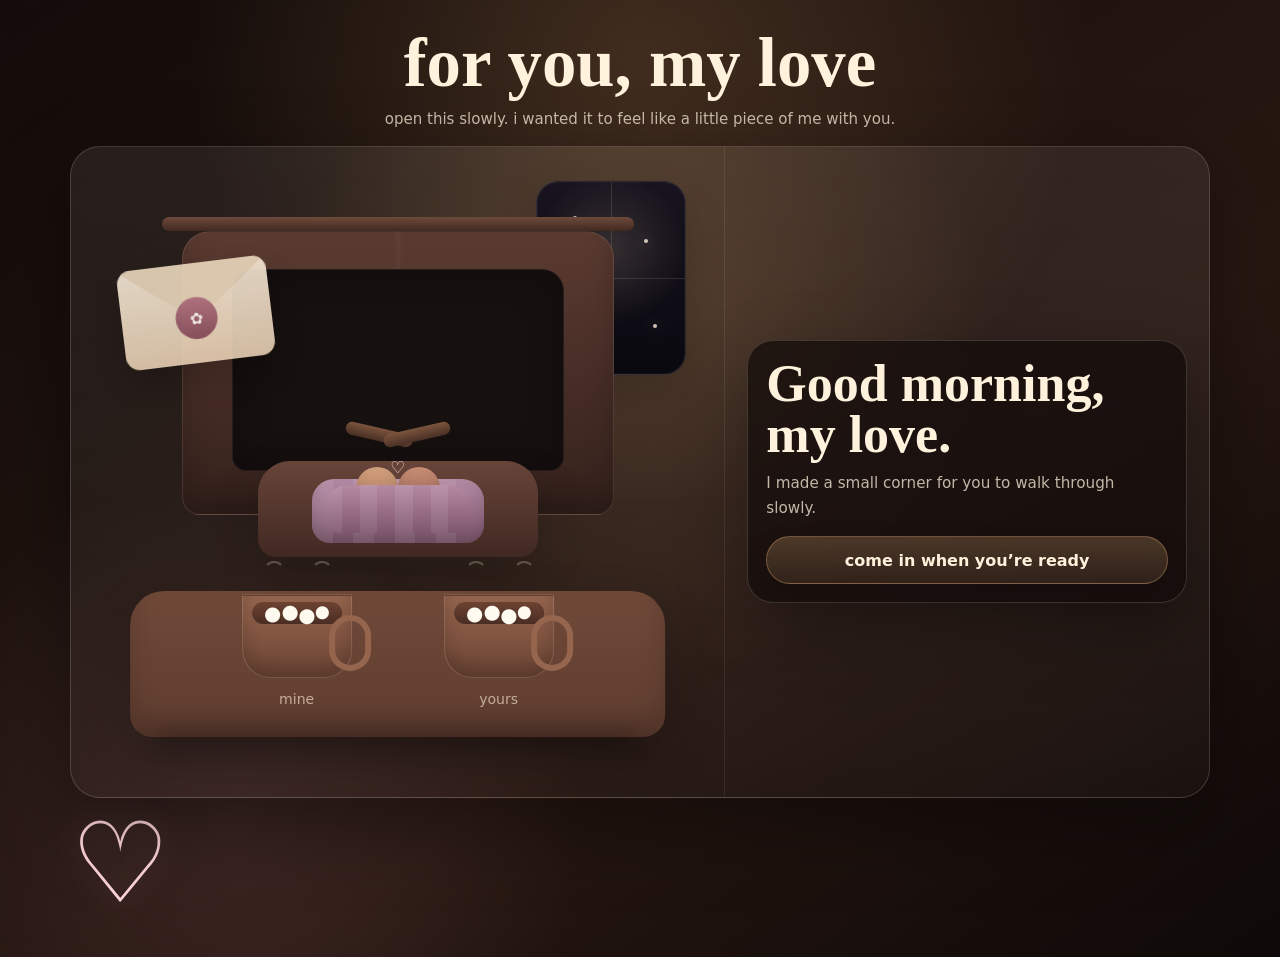
<file: valentines-bonus-extras-clean.html>
<!doctype html>
<html lang="en">
<head>
  <meta charset="utf-8" />
  <meta name="viewport" content="width=device-width,initial-scale=1,viewport-fit=cover" />
  <meta name="robots" content="noindex,nofollow" />
  <meta name="theme-color" content="#140c0a" />
  <title>A little corner for you</title>

  <style>
    :root {
      --bg: #130c0a;
      --bg2: #271711;
      --cream: #fff2dd;
      --muted: rgba(255, 242, 221, .74);
      --line: rgba(255, 242, 221, .16);
      --card: rgba(20, 13, 11, .76);
      --gold: #ffbf78;
      --ember: #ff8f55;
      --rose: #d995a2;
      --rose2: #8d5264;
      --wood: #704838;
      --blanket: #b48ba5;
      --blanket2: #7e566d;
      --leaf: #b7c196;
      --shadow: rgba(0,0,0,.38);
    }

    * { box-sizing: border-box; -webkit-tap-highlight-color: transparent; }
    html { scroll-behavior: smooth; color-scheme: dark; }

    body {
      margin: 0;
      min-height: 100svh;
      font-family: ui-sans-serif, system-ui, -apple-system, BlinkMacSystemFont, "Segoe UI", sans-serif;
      color: var(--cream);
      background:
        radial-gradient(circle at 50% 6%, rgba(255, 191, 120, .16), transparent 28rem),
        radial-gradient(circle at 18% 86%, rgba(217, 149, 162, .12), transparent 22rem),
        linear-gradient(145deg, var(--bg), var(--bg2) 62%, #0e0908);
      overflow-x: hidden;
    }

    body::before {
      content: "";
      position: fixed;
      inset: 0;
      pointer-events: none;
      background-image:
        linear-gradient(rgba(255,255,255,.024) 1px, transparent 1px),
        linear-gradient(90deg, rgba(255,255,255,.016) 1px, transparent 1px);
      background-size: 42px 42px;
      mask-image: linear-gradient(to bottom, rgba(0,0,0,.55), transparent);
      z-index: -1;
    }

    button { font: inherit; }

    .page {
      width: min(100% - 18px, 860px);
      margin: 0 auto;
      padding: max(14px, env(safe-area-inset-top)) 0 calc(28px + env(safe-area-inset-bottom));
    }

    .top {
      text-align: center;
      padding: 0 6px 14px;
    }

    .eyebrow {
      margin: 0 0 7px;
      text-transform: uppercase;
      letter-spacing: .22em;
      color: rgba(255, 242, 221, .58);
      font-size: .68rem;
      font-weight: 850;
    }

    h1, h2, h3 {
      margin: 0;
      font-family: Georgia, "Times New Roman", serif;
      line-height: .98;
      text-wrap: balance;
    }

    h1 { font-size: clamp(2.2rem, 10vw, 4.3rem); }
    h2 { font-size: clamp(1.95rem, 8vw, 3.25rem); }
    h3 { font-size: clamp(1.7rem, 7vw, 2.4rem); }

    p { line-height: 1.62; }

    .subtitle {
      max-width: 540px;
      margin: 10px auto 0;
      color: var(--muted);
      font-size: .94rem;
    }

    .stage {
      border: 1px solid var(--line);
      border-radius: 30px;
      overflow: hidden;
      background:
        radial-gradient(circle at 50% 28%, rgba(255, 191, 120, .12), transparent 22rem),
        linear-gradient(180deg, rgba(255,255,255,.07), rgba(255,255,255,.025));
      box-shadow: 0 28px 80px var(--shadow);
      isolation: isolate;
    }

    .room {
      position: relative;
      min-height: 570px;
      overflow: hidden;
      border-bottom: 1px solid rgba(255,255,255,.08);
    }

    .window {
      position: absolute;
      top: 22px;
      right: 18px;
      width: 108px;
      height: 142px;
      border-radius: 22px;
      background:
        radial-gradient(circle at 50% 35%, rgba(255, 230, 190, .14), transparent 52%),
        linear-gradient(180deg, #18131e, #09080f);
      border: 1px solid rgba(255,255,255,.12);
      box-shadow: inset 0 0 0 1px rgba(255,255,255,.03), 0 18px 42px rgba(0,0,0,.20);
      overflow: hidden;
    }

    .window::before,
    .window::after {
      content: "";
      position: absolute;
      background: rgba(255, 242, 221, .12);
    }

    .window::before { width: 1px; height: 100%; left: 50%; top: 0; }
    .window::after { height: 1px; width: 100%; left: 0; top: 50%; }

    .star {
      position: absolute;
      width: 4px;
      height: 4px;
      border-radius: 999px;
      background: var(--cream);
      opacity: .8;
      box-shadow: 0 0 14px rgba(255,255,255,.55);
      animation: twinkle 3.5s ease-in-out infinite;
    }

    .star:nth-child(1) { left: 24%; top: 18%; }
    .star:nth-child(2) { left: 72%; top: 30%; animation-delay: .6s; }
    .star:nth-child(3) { left: 34%; top: 68%; animation-delay: 1.2s; }
    .star:nth-child(4) { left: 78%; top: 74%; animation-delay: 1.8s; }

    .fireplace {
      position: absolute;
      left: 50%;
      top: 72px;
      width: min(390px, 94%);
      height: 300px;
      transform: translateX(-50%);
    }

    .mantel {
      position: absolute;
      top: 0;
      left: 14px;
      right: 14px;
      height: 14px;
      border-radius: 999px;
      background: linear-gradient(180deg, #6d4a3b, #422920);
    }

    .brick {
      position: absolute;
      top: 14px;
      left: 34px;
      right: 34px;
      bottom: 42px;
      border-radius: 28px 28px 18px 18px;
      background:
        linear-gradient(90deg, transparent 49%, rgba(255,255,255,.03) 50%, transparent 51%),
        linear-gradient(180deg, #5b3b31, #34211c);
      border: 1px solid rgba(255,255,255,.08);
      box-shadow: inset 0 -20px 28px rgba(0,0,0,.20);
    }

    .firebox {
      position: absolute;
      top: 52px;
      left: 48px;
      right: 48px;
      bottom: 84px;
      border-radius: 22px 22px 14px 14px;
      background: #16100f;
      border: 1px solid rgba(255,255,255,.06);
      overflow: hidden;
      box-shadow: inset 0 0 38px rgba(0,0,0,.25);
      transition: box-shadow .35s ease, background .35s ease;
    }

    .firebox::after {
      content: "";
      position: absolute;
      inset: 0;
      background: radial-gradient(circle at 50% 72%, rgba(255, 191, 120, .12), transparent 66%);
      animation: fireGlow 2.4s ease-in-out infinite;
      pointer-events: none;
      opacity: 0;
      transition: opacity .35s ease;
    }

    .logs {
      position: absolute;
      left: 50%;
      bottom: 18px;
      width: 106px;
      height: 24px;
      transform: translateX(-50%);
      z-index: 2;
    }

    .logs::before,
    .logs::after {
      content: "";
      position: absolute;
      width: 68px;
      height: 13px;
      border-radius: 999px;
      background: linear-gradient(180deg, #7b543c, #493025);
    }

    .logs::before { left: 0; transform: rotate(13deg); }
    .logs::after { right: 0; transform: rotate(-13deg); }

    .flame {
      position: absolute;
      left: 50%;
      bottom: 38px;
      width: 64px;
      height: 116px;
      transform: translateX(-50%) scale(.65);
      border-radius: 55% 55% 55% 55% / 72% 72% 38% 38%;
      background: radial-gradient(circle at 50% 78%, #fff2ce 0 18%, #ffc76d 20% 46%, #ff8b4a 50% 72%, transparent 76%);
      animation: flicker 1.25s ease-in-out infinite;
      opacity: 0;
      will-change: transform, filter;
      z-index: 3;
      transition: opacity .35s ease, transform .35s ease;
    }

    .flame.small {
      left: calc(50% + 31px);
      bottom: 46px;
      width: 44px;
      height: 82px;
      animation-delay: .18s;
    }

    .emberbed {
      position: absolute;
      left: 30px;
      right: 30px;
      bottom: 8px;
      height: 22px;
      background:
        radial-gradient(circle at 25% 50%, rgba(255, 139, 74, .75), transparent 28%),
        radial-gradient(circle at 50% 55%, rgba(255, 207, 120, .65), transparent 24%),
        radial-gradient(circle at 75% 50%, rgba(255, 139, 74, .65), transparent 28%);
      filter: blur(3px);
      animation: emberPulse 2s ease-in-out infinite;
      z-index: 1;
      opacity: 0;
      transition: opacity .35s ease;
    }

    .room.is-lit .firebox {
      background: radial-gradient(circle at 50% 100%, rgba(255, 151, 75, .18), transparent 70%), #1b1110;
      box-shadow: inset 0 0 84px rgba(255, 139, 74, .15), 0 0 70px rgba(255, 139, 74, .10);
    }

    .room.is-lit .firebox::after,
    .room.is-lit .emberbed { opacity: 1; }

    .room.is-lit .flame {
      opacity: 1;
      transform: translateX(-50%) scale(1);
    }

    .sofa {
      position: absolute;
      left: 50%;
      bottom: 0;
      width: 250px;
      height: 86px;
      border-radius: 32px 32px 18px 18px;
      transform: translateX(-50%);
      background: linear-gradient(180deg, #684439, #402922);
      box-shadow: 0 20px 48px rgba(0,0,0,.18);
    }

    .blanket {
      position: absolute;
      left: 50%;
      top: 18px;
      width: 172px;
      height: 64px;
      border-radius: 22px 22px 18px 18px;
      transform: translateX(-50%);
      background:
        linear-gradient(90deg, rgba(255,255,255,.08) 0 12%, transparent 12% 24%, rgba(255,255,255,.08) 24% 36%, transparent 36% 48%, rgba(255,255,255,.08) 48% 60%, transparent 60% 72%, rgba(255,255,255,.08) 72% 84%, transparent 84%),
        linear-gradient(180deg, var(--blanket), var(--blanket2));
      box-shadow: inset 0 -10px 18px rgba(0,0,0,.14);
    }

    .cuddle {
      position: absolute;
      left: 50%;
      bottom: 24px;
      width: 156px;
      height: 66px;
      transform: translateX(-50%);
      z-index: 2;
    }

    .head {
      position: absolute;
      top: 0;
      width: 42px;
      height: 42px;
      border-radius: 999px;
      background: linear-gradient(180deg, #d2a17f, #a97455);
      box-shadow: inset 0 -8px 14px rgba(0,0,0,.10);
    }

    .head.me { left: 36px; }
    .head.her { right: 36px; background: linear-gradient(180deg, #c98f76, #8f5c4d); }

    .cuddle-blanket {
      position: absolute;
      left: 50%;
      bottom: 0;
      width: 148px;
      height: 48px;
      border-radius: 24px 24px 18px 18px;
      transform: translateX(-50%);
      background:
        linear-gradient(90deg, rgba(255,255,255,.08) 0 12%, transparent 12% 24%, rgba(255,255,255,.08) 24% 36%, transparent 36% 48%, rgba(255,255,255,.08) 48% 60%, transparent 60% 72%, rgba(255,255,255,.08) 72% 84%, transparent 84%),
        linear-gradient(180deg, #b68ba2, #7e566d);
    }

    .cuddle-heart {
      position: absolute;
      left: 50%;
      top: -10px;
      transform: translateX(-50%);
      color: #ffd7d7;
      font-size: 1.05rem;
      animation: heartFloat 2.4s ease-in-out infinite;
    }

    .cat {
      position: absolute;
      left: 32px;
      bottom: 30px;
      width: 96px;
      height: 78px;
      filter: drop-shadow(0 12px 22px rgba(0,0,0,.22));
    }

    .cat-body {
      position: absolute;
      left: 12px;
      bottom: 0;
      width: 54px;
      height: 40px;
      border-radius: 22px 22px 20px 18px;
      background: linear-gradient(180deg, #c6a28c, #8f6a59);
    }

    .cat-head {
      position: absolute;
      left: 50px;
      bottom: 22px;
      width: 34px;
      height: 32px;
      border-radius: 50%;
      background: linear-gradient(180deg, #cfad94, #9b7662);
    }

    .cat-head::before,
    .cat-head::after {
      content: "";
      position: absolute;
      top: -8px;
      width: 10px;
      height: 12px;
      background: linear-gradient(180deg, #cfad94, #9b7662);
      clip-path: polygon(50% 0, 100% 100%, 0 100%);
    }

    .cat-head::before { left: 3px; transform: rotate(-16deg); }
    .cat-head::after { right: 3px; transform: rotate(16deg); }

    .cat-tail {
      position: absolute;
      left: 0;
      bottom: 18px;
      width: 46px;
      height: 12px;
      border-radius: 999px;
      background: linear-gradient(180deg, #cfad94, #9b7662);
      transform-origin: 100% 50%;
      animation: tailSwish 2.1s ease-in-out infinite;
    }

    .cat-eye {
      position: absolute;
      top: 13px;
      width: 4px;
      height: 4px;
      border-radius: 999px;
      background: #3c241a;
    }

    .cat-eye.left { left: 10px; }
    .cat-eye.right { right: 10px; }


    .cat {
      position: absolute;
      left: 18px;
      bottom: 118px;
      width: 108px;
      height: 86px;
      filter: drop-shadow(0 12px 22px rgba(0,0,0,.22));
      z-index: 4;
      transform: scale(1.02);
    }

    .cat-body {
      position: absolute;
      left: 12px;
      bottom: 0;
      width: 54px;
      height: 40px;
      border-radius: 22px 22px 20px 18px;
      background: linear-gradient(180deg, #c6a28c, #8f6a59);
    }

    .cat-head {
      position: absolute;
      left: 50px;
      bottom: 22px;
      width: 34px;
      height: 32px;
      border-radius: 50%;
      background: linear-gradient(180deg, #cfad94, #9b7662);
    }

    .cat-head::before,
    .cat-head::after {
      content: "";
      position: absolute;
      top: -8px;
      width: 10px;
      height: 12px;
      background: linear-gradient(180deg, #cfad94, #9b7662);
      clip-path: polygon(50% 0, 100% 100%, 0 100%);
    }

    .cat-head::before { left: 3px; transform: rotate(-16deg); }
    .cat-head::after { right: 3px; transform: rotate(16deg); }

    .cat-tail {
      position: absolute;
      left: 0;
      bottom: 18px;
      width: 46px;
      height: 12px;
      border-radius: 999px;
      background: linear-gradient(180deg, #cfad94, #9b7662);
      transform-origin: 100% 50%;
      animation: tailSwish 2.1s ease-in-out infinite;
    }

    .cat-eye {
      position: absolute;
      top: 13px;
      width: 4px;
      height: 4px;
      border-radius: 999px;
      background: #3c241a;
      animation: catBlink 5s infinite;
      transform-origin: center;
    }

    .cat-eye.left { left: 10px; }
    .cat-eye.right { right: 10px; }

    .gift-tag {
      position: absolute;
      left: 50%;
      bottom: -18px;
      transform: translateX(-50%);
      color: rgba(255,242,221,.88);
      font-size: .76rem;
      letter-spacing: .14em;
      text-transform: lowercase;
      white-space: nowrap;
      text-shadow: 0 0 12px rgba(255, 226, 170, .4);
      animation: giftGlow 2.4s ease-in-out infinite;
    }

    .gift-box::after {
      content: "";
      position: absolute;
      inset: 18px 28px 8px;
      border-radius: 24px;
      background: radial-gradient(circle, rgba(255, 208, 150, .18), transparent 68%);
      filter: blur(10px);
      z-index: 0;
      animation: giftAura 3s ease-in-out infinite;
    }

    .sky-section {
      background:
        radial-gradient(circle at 50% 16%, rgba(255,255,255,.09), transparent 18rem),
        radial-gradient(circle at 78% 18%, rgba(166, 179, 255, .12), transparent 14rem),
        linear-gradient(180deg, #05060f, #0b1022 42%, #171428);
      min-height: 580px;
      position: relative;
      display: none;
      align-items: center;
      justify-items: center;
      overflow: hidden;
    }

    .sky-section::after {
      content: "";
      position: absolute;
      left: 0;
      right: 0;
      bottom: 0;
      height: 160px;
      background: linear-gradient(180deg, transparent, rgba(255, 191, 120, .08) 45%, rgba(255, 191, 120, .12));
      pointer-events: none;
    }

    .sky-copy {
      position: relative;
      z-index: 2;
      text-align: center;
      max-width: 640px;
      padding-top: 26px;
    }

    .sky-cuddle {
      position: relative;
      z-index: 2;
      width: 280px;
      height: 170px;
      margin-top: 28px;
      filter: drop-shadow(0 18px 36px rgba(0,0,0,.25));
    }

    .sky-cuddle::before {
      content: "";
      position: absolute;
      left: 50%;
      bottom: 24px;
      width: 220px;
      height: 84px;
      transform: translateX(-50%);
      border-radius: 999px;
      background: radial-gradient(circle, rgba(255, 223, 180, .16), transparent 68%);
      filter: blur(10px);
    }

    .cat { display: none !important; }


    .cuddle .head {
      transition: left 1.2s ease, right 1.2s ease, top 1.2s ease, transform 1.2s ease, opacity .6s ease;
    }

    .cuddle-blanket {
      transition: width 1.4s ease, height 1.4s ease, transform 1.4s ease, bottom 1.4s ease, border-radius 1.4s ease;
    }

    .room.is-cuddled .head.me {
      left: 44px;
      top: 3px;
      transform: rotate(-4deg);
    }

    .room.is-cuddled .head.her {
      right: 44px;
      top: 3px;
      transform: rotate(4deg);
    }

    .room.is-cuddled .cuddle-blanket {
      width: 164px;
      height: 58px;
      bottom: -2px;
      border-radius: 28px 28px 22px 22px;
      transform: translateX(-50%) translateY(-2px);
      box-shadow: 0 10px 24px rgba(0,0,0,.18);
    }

    .room.is-cuddled .cuddle-heart {
      animation-duration: 3.4s;
    }

    .table {
      position: absolute;
      left: 50%;
      top: 390px;
      width: min(340px, 86%);
      height: 112px;
      transform: translateX(-50%);
      border-radius: 34px 34px 22px 22px;
      background: linear-gradient(180deg, #704938, #5f3d30);
      box-shadow: inset 0 -16px 26px rgba(0,0,0,.16), 0 24px 54px rgba(0,0,0,.20);
    }

    .table::after {
      content: "";
      position: absolute;
      left: 25px;
      right: 25px;
      bottom: -12px;
      height: 18px;
      border-radius: 999px;
      background: rgba(0,0,0,.24);
      filter: blur(10px);
    }

    .mugs {
      position: absolute;
      inset: 0;
      display: flex;
      align-items: center;
      justify-content: center;
      gap: 52px;
      transform: translateY(-20px);
    }

    .mug {
      position: relative;
      width: 78px;
      height: 64px;
      border-radius: 0 0 20px 20px;
      background: linear-gradient(180deg, #96654e, #6c4534);
      border: 1px solid rgba(255,255,255,.10);
      box-shadow: inset 0 -10px 18px rgba(0,0,0,.18);
      transform-origin: 50% 90%;
    }

    .mug::before {
      content: "";
      position: absolute;
      top: 7px;
      left: 7px;
      right: 7px;
      height: 17px;
      border-radius: 999px;
      background: linear-gradient(180deg, #6c4332, #4a2d23);
    }

    .mug::after {
      content: "";
      position: absolute;
      top: 16px;
      right: -15px;
      width: 22px;
      height: 30px;
      border-radius: 999px;
      border: 5px solid #96654e;
    }

    .mug-label {
      position: absolute;
      top: 74px;
      left: 50%;
      transform: translateX(-50%);
      color: rgba(255, 242, 221, .62);
      font-size: .78rem;
      white-space: nowrap;
    }

    .mallows {
      position: absolute;
      top: 9px;
      left: 50%;
      width: 52px;
      height: 16px;
      transform: translateX(-50%);
      background:
        radial-gradient(circle at 15% 50%, #fffaf0 0 7px, transparent 8px),
        radial-gradient(circle at 40% 42%, #fffaf0 0 7px, transparent 8px),
        radial-gradient(circle at 64% 58%, #fffaf0 0 7px, transparent 8px),
        radial-gradient(circle at 86% 40%, #fffaf0 0 6px, transparent 7px);
      z-index: 2;
    }

    .steam {
      position: absolute;
      top: -34px;
      width: 22px;
      height: 46px;
      border-radius: 999px;
      border: 2px solid rgba(255, 242, 221, .24);
      border-color: rgba(255, 242, 221, .24) transparent transparent transparent;
      animation: steam 3.6s ease-in-out infinite;
    }

    .steam.one { left: 20px; }
    .steam.two { right: 18px; animation-delay: .9s; }

    .room.is-cheering .mug:first-child { animation: cheersLeft 1.6s ease-in-out 2; }
    .room.is-cheering .mug:last-child { animation: cheersRight 1.6s ease-in-out 2; }

    .letter-prop {
      position: absolute;
      left: 18px;
      top: 96px;
      width: 104px;
      height: 72px;
      transform: rotate(-7deg);
      border-radius: 14px;
      background: linear-gradient(180deg, #f7ead8, #e6ceb2);
      box-shadow: 0 16px 34px rgba(0,0,0,.22);
      opacity: .9;
    }

    .letter-prop::before {
      content: "";
      position: absolute;
      inset: 0;
      clip-path: polygon(0 0, 100% 0, 50% 58%);
      background: #ead7bd;
      border-radius: 14px 14px 0 0;
    }

    .lily-seal-small {
      position: absolute;
      left: 50%;
      top: 23px;
      width: 31px;
      height: 31px;
      border-radius: 999px;
      transform: translateX(-50%);
      background: linear-gradient(180deg, #b87986, #8e5360);
      display: grid;
      place-items: center;
      font-size: 1rem;
      color: #fff9f1;
      z-index: 2;
    }

    .step-area { padding: 14px; }

    .panel {
      border: 1px solid var(--line);
      border-radius: 26px;
      padding: 18px;
      background: var(--card);
      backdrop-filter: blur(18px);
      box-shadow: 0 24px 70px rgba(0,0,0,.30);
    }

    .panel.is-hidden { display: none; }

    .panel p {
      color: var(--muted);
      font-size: .95rem;
      margin: 10px 0 0;
    }


    /* remove stray kiss-corner decorations everywhere */
    .button::before,
    .button::after,
    .panel::before,
    .panel::after,
    .flower-section::before,
    .flower-section::after,
    .letter-section::before,
    .letter-section::after,
    .movie-section::before,
    .movie-section::after {
      content: none !important;
      display: none !important;
    }

    #receiveKissBtn {
      padding-left: 17px !important;
    }

    #receiveKissBtn::before,
    #receiveKissBtn::after {
      content: none !important;
      display: none !important;
    }


    /* absolutely no stray kiss/lip corner marks */
    *::before,
    *::after {
      background-repeat: no-repeat;
    }

    .button::before,
    .button::after,
    .panel::before,
    .panel::after,
    .flower-section::before,
    .flower-section::after,
    .letter-section::before,
    .letter-section::after,
    .movie-section::before,
    .movie-section::after {
      content: none !important;
      display: none !important;
    }

    .button {
      appearance: none;
      border: 1px solid rgba(255, 194, 135, .30);
      border-radius: 999px;
      background: linear-gradient(180deg, rgba(255, 194, 135, .22), rgba(255, 194, 135, .10));
      color: var(--cream);
      min-height: 48px;
      padding: 13px 17px;
      font-weight: 740;
      cursor: pointer;
      transition: transform .2s ease, border-color .2s ease, opacity .2s ease;
      box-shadow: 0 14px 30px rgba(0,0,0,.16);
      touch-action: manipulation;
    }

    .button:hover:not(:disabled),
    .button:focus-visible {
      transform: translateY(-2px);
      border-color: rgba(255, 194, 135, .52);
    }

    .button.full { width: 100%; margin-top: 16px; }
    .button.alt { background: rgba(255,255,255,.05); border-color: rgba(255,255,255,.12); }

    /* make absolutely sure the kiss decoration only appears on the receive-kiss button */
    .button::before,
    .button::after {
      content: none !important;
      display: none !important;
    }
.cozy-letter {
      background: linear-gradient(180deg, #f8ead8, #e8cfb4);
      box-shadow: 0 22px 44px rgba(0,0,0,.22), 0 0 0 1px rgba(255,255,255,.04) inset;
    }

    .cozy-letter .paper {
      background:
        linear-gradient(180deg, rgba(255,255,255,.15), rgba(255,255,255,0)),
        repeating-linear-gradient(180deg, transparent 0 22px, rgba(120,93,77,.07) 22px 23px),
        linear-gradient(180deg, #fffaf1, #f7ebda);
    }

    .cozy-letter .wax {
      background: linear-gradient(180deg, #c98695, #945a68);
    }

    .seal-flower {
      font-size: 1.35rem;
      line-height: 1;
      filter: drop-shadow(0 1px 0 rgba(255,255,255,.22));
    }

    .envelope-label {
      position: absolute;
      left: 50%;
      bottom: 16px;
      transform: translateX(-50%);
      font-family: Georgia, "Times New Roman", serif;
      color: rgba(88,62,55,.9);
      font-size: 1.18rem;
      text-transform: lowercase;
      z-index: 5;
      letter-spacing: .02em;
    }

    .letter {
      position: relative;
      margin-top: 46px;
      text-align: left;
      border: 1px solid rgba(255,255,255,.11);
      border-radius: 22px;
      padding: 20px;
      background:
        linear-gradient(180deg, rgba(255,255,255,.14), rgba(255,255,255,.04)),
        repeating-linear-gradient(180deg, transparent 0 24px, rgba(255,255,255,.055) 24px 25px),
        rgba(255, 242, 221, .07);
      color: var(--muted);
      line-height: 1.62;
      overflow: hidden;
    }

    .letter::before {
      content: "♡";
      position: absolute;
      right: 18px;
      top: 12px;
      color: rgba(255,242,221,.42);
      font-size: 1.15rem;
      transform: rotate(5deg);
      font-family: Georgia, "Times New Roman", serif;
    }



    .game-area {
      position: relative;
      height: 206px;
      border-radius: 22px;
      overflow: hidden;
      border: 1px solid rgba(255,255,255,.10);
      background:
        radial-gradient(circle at 50% 0, rgba(255, 242, 221, .08), transparent 65%),
        linear-gradient(180deg, #1e1514, #120d0d);
      margin-top: 14px;
      user-select: none;
    }

    .lane-guide {
      position: absolute;
      inset: 0;
      display: grid;
      grid-template-columns: repeat(3, 1fr);
      pointer-events: none;
    }

    .lane-guide span {
      border-right: 1px dashed rgba(255,255,255,.08);
    }

    .lane-guide span:last-child { border-right: 0; }

    .lane-hint {
      position: absolute;
      left: 50%;
      top: 12px;
      transform: translateX(-50%);
      color: rgba(255,242,221,.44);
      font-size: .72rem;
      letter-spacing: .12em;
      text-transform: lowercase;
      white-space: nowrap;
      pointer-events: none;
      z-index: 2;
    }

    .game-cup {
      position: absolute;
      bottom: 16px;
      left: 0;
      width: 82px;
      height: 46px;
      border-radius: 0 0 18px 18px;
      background: linear-gradient(180deg, #95654e, #704937);
      border: 1px solid rgba(255,255,255,.10);
      will-change: transform;
      transition: transform .18s ease-out;
      z-index: 3;
    }

    .game-cup::before {
      content: "";
      position: absolute;
      top: -4px;
      left: 4px;
      right: 4px;
      height: 8px;
      border-radius: 999px;
      background: #fff8ed;
    }

    .game-cup::after {
      content: "";
      position: absolute;
      top: 8px;
      right: -14px;
      width: 20px;
      height: 24px;
      border-radius: 999px;
      border: 4px solid #95654e;
    }

    .falling-mallow {
      position: absolute;
      width: 22px;
      height: 22px;
      border-radius: 7px;
      background: linear-gradient(180deg, #fffdf7, #f4eadc);
      box-shadow: inset 0 -2px 4px rgba(0,0,0,.06);
      pointer-events: none;
      z-index: 2;
      will-change: transform;
    }

    .controls {
      display: grid;
      grid-template-columns: 58px 1fr 58px;
      gap: 10px;
      margin-top: 12px;
    }

    .score-row {
      display: flex;
      justify-content: space-between;
      gap: 12px;
      margin-top: 12px;
      color: var(--muted);
      font-size: .92rem;
      flex-wrap: wrap;
    }

    .score-row strong { color: var(--cream); }

    .below {
      padding: 24px 0 0;
      display: grid;
      gap: 22px;
    }

    .flower-section,
    .letter-section,
    .movie-section,
    .sky-section {
      border: 1px solid var(--line);
      border-radius: 30px;
      padding: 24px;
      background:
        linear-gradient(180deg, rgba(255,255,255,.07), rgba(255,255,255,.025)),
        rgba(20, 13, 11, .55);
      box-shadow: 0 24px 70px rgba(0,0,0,.30);
      text-align: center;
      overflow: hidden;
    }

    .flower-section p,
    .letter-section p,
    .movie-section p,
    .sky-section p {
      color: var(--muted);
      margin: 12px auto 0;
      max-width: 560px;
    }


    .carta-card,
    .carta-paper,
    .carta-flap,
    .carta-seal,
    .carta-title,
    .carta-sub,
    .carta-lily,
    .sketchbook,
    .sketchbook-page,
    .sketchbook-lily,
    .sketchbook-title,
    .sketchbook-sub,
    .sketchbook-stamp {
      display: none !important;
    }

    .gift-scene {
      position: relative;
      display: grid;
      place-items: center;
      min-height: 490px;
      margin-top: 10px;
    }

    .gift-box {
      position: relative;
      width: min(240px, 72vw);
      height: 196px;
      border: 0;
      background: transparent;
      cursor: pointer;
      transition: transform .25s ease;
      z-index: 6;
      touch-action: manipulation;
    }

    .gift-box:hover,
    .gift-box:focus-visible {
      transform: translateY(-4px);
    }

    .gift-body,
    .gift-lid {
      position: absolute;
      left: 50%;
      transform: translateX(-50%);
      background:
        linear-gradient(90deg, transparent 45%, rgba(255,255,255,.16) 45% 55%, transparent 55%),
        linear-gradient(180deg, #d99ba8, #985c70);
      box-shadow: 0 20px 42px rgba(0,0,0,.24);
    }

    .gift-body {
      bottom: 18px;
      width: 196px;
      height: 120px;
      border-radius: 18px 18px 24px 24px;
    }

    .gift-lid {
      top: 28px;
      width: 220px;
      height: 52px;
      border-radius: 18px;
      z-index: 3;
      transform-origin: 50% 100%;
      transition: transform 1s cubic-bezier(.2,.9,.2,1.15), opacity .55s ease;
    }

    .gift-ribbon.vertical,
    .gift-ribbon.horizontal {
      position: absolute;
      left: 50%;
      background: rgba(255,242,221,.62);
      z-index: 5;
      border-radius: 999px;
      pointer-events: none;
    }

    .gift-ribbon.vertical {
      bottom: 18px;
      width: 28px;
      height: 120px;
      transform: translateX(-50%);
    }

    .gift-ribbon.horizontal {
      bottom: 76px;
      width: 196px;
      height: 24px;
      transform: translateX(-50%);
    }

    .gift-tag {
      position: absolute;
      left: 50%;
      bottom: -18px;
      transform: translateX(-50%);
      color: rgba(255,242,221,.72);
      font-size: .76rem;
      letter-spacing: .14em;
      text-transform: lowercase;
      white-space: nowrap;
    }

    .bouquet-stage {
      position: absolute;
      inset: 0;
      display: grid;
      place-items: center;
      opacity: 0;
      transform: translateY(30px) scale(.72);
      transition: opacity .7s ease .35s, transform 1.15s cubic-bezier(.2,.9,.2,1.12) .35s;
      pointer-events: none;
    }

    .bouquet-stage::before {
      content: "";
      position: absolute;
      width: min(330px, 86vw);
      height: min(330px, 86vw);
      border-radius: 999px;
      background: radial-gradient(circle, rgba(255, 242, 221, .20), rgba(217, 149, 162, .10) 44%, transparent 70%);
      filter: blur(14px);
      animation: lilyAura 3s ease-in-out infinite;
    }

    .bouquet {
      position: relative;
      width: min(330px, 88vw);
      height: min(330px, 88vw);
      overflow: visible;
      filter: drop-shadow(0 22px 44px rgba(0,0,0,.30));
    }

    .bouquet .stem {
      fill: none;
      stroke: var(--leaf);
      stroke-width: 6;
      stroke-linecap: round;
      stroke-dasharray: 120;
      stroke-dashoffset: 120;
    }

    .bouquet .leaf {
      fill: rgba(183,193,150,.24);
      stroke: var(--leaf);
      stroke-width: 3;
      opacity: 0;
      transform-box: fill-box;
      transform-origin: center;
      transform: scale(.4);
    }

    .bouquet .petal {
      fill: #fff8ed;
      stroke: rgba(255,255,255,.62);
      stroke-width: 2;
      transform-box: fill-box;
      transform-origin: center bottom;
      transform: scale(.05) translateY(42px);
      opacity: 0;
    }

    .bouquet .petal.blush { fill: #f6dfdc; }
    .bouquet .petal.gold { fill: #ffe3bc; }
    .bouquet .center { fill: #ffe7a8; opacity: 0; }

    .heart-ribbon {
      fill: none;
      stroke: #f0a4b4;
      stroke-width: 8;
      stroke-linecap: round;
      stroke-linejoin: round;
      stroke-dasharray: 260;
      stroke-dashoffset: 260;
      filter: drop-shadow(0 4px 10px rgba(0,0,0,.18));
    }

    .firefly,
    .aroma {
      position: absolute;
      opacity: 0;
      pointer-events: none;
    }

    .firefly {
      width: 8px;
      height: 8px;
      border-radius: 999px;
      background: rgba(255, 230, 160, .95);
      box-shadow: 0 0 16px rgba(255, 230, 160, .75);
    }

    .firefly.one { left: 16%; top: 22%; }
    .firefly.two { right: 18%; top: 18%; animation-delay: .7s; }
    .firefly.three { left: 22%; bottom: 28%; animation-delay: 1.2s; }
    .firefly.four { right: 20%; bottom: 30%; animation-delay: .3s; }
    .firefly.five { left: 48%; top: 10%; animation-delay: 1.7s; }

    .aroma {
      width: 54px;
      height: 84px;
      border-radius: 999px;
      border: 2px solid rgba(255,242,221,.18);
      border-color: rgba(255,242,221,.20) transparent transparent transparent;
      filter: blur(.3px);
    }

    .aroma.one { left: 28%; top: 12%; }
    .aroma.two { right: 28%; top: 18%; animation-delay: .9s; }

    .gift-quote {
      opacity: 0;
      transform: translateY(14px);
      transition: opacity .7s ease 2.05s, transform .7s ease 2.05s;
      margin-top: 22px !important;
      border: 1px solid rgba(255,255,255,.11);
      border-radius: 22px;
      padding: 18px;
      background: rgba(16, 10, 9, .78);
      font-family: Georgia, "Times New Roman", serif;
      font-size: clamp(1.16rem, 5vw, 1.6rem);
      line-height: 1.4;
      color: var(--cream) !important;
      max-width: 590px;
      position: relative;
      z-index: 8;
      text-shadow: 0 1px 0 rgba(0,0,0,.15);
    }

    .gift-scene.is-open .gift-lid {
      transform: translateX(-50%) translateY(-102px) rotate(-14deg);
      opacity: .92;
    }

    .gift-scene.is-open .gift-body,
    .gift-scene.is-open .gift-ribbon,
    .gift-scene.is-open .gift-tag {
      opacity: 0;
      transition: opacity .35s ease .22s;
    }

    .gift-scene.is-open .gift-box { opacity: 0; pointer-events: none; transition: opacity .45s ease .18s; }
    .gift-scene.is-open .gift-tag { opacity: 0 !important; visibility: hidden; }
    .gift-scene.is-open .gift-lid,
    .gift-scene.is-open .gift-body,
    .gift-scene.is-open .gift-ribbon { pointer-events: none; }
    .gift-scene.is-open .bouquet-stage {
      opacity: 1;
      transform: translateY(-20px) scale(1);
    }

    .gift-scene.is-open .bouquet .stem { animation: drawStem .7s ease forwards .32s; }
    .gift-scene.is-open .bouquet .leaf { animation: leafBloom .55s ease forwards .72s; }
    .gift-scene.is-open .bouquet .petal { animation: petalBloom .72s cubic-bezier(.2,.9,.2,1.25) forwards .82s; }
    .gift-scene.is-open .bouquet .f2 .petal { animation-delay: .96s; }
    .gift-scene.is-open .bouquet .f3 .petal { animation-delay: 1.06s; }
    .gift-scene.is-open .bouquet .f4 .petal { animation-delay: 1.16s; }
    .gift-scene.is-open .bouquet .f5 .petal { animation-delay: 1.26s; }
    .gift-scene.is-open .bouquet .center { animation: centerPop .45s ease forwards 1.35s; }
    .gift-scene.is-open .heart-ribbon { animation: ribbonDraw .85s ease forwards 1.15s; }
    .gift-scene.is-open .firefly { animation: firefly 3.4s ease-in-out infinite 1.45s; }
    .gift-scene.is-open .aroma { animation: aroma 4.2s ease-in-out infinite 1.45s; }
    .gift-scene.is-open .gift-quote { opacity: 1; transform: translateY(0); }

    .envelope {
      position: relative;
      width: min(280px, 100%);
      height: 172px;
      margin: 20px auto 8px;
      border: 0;
      padding: 0;
      border-radius: 24px;
      background: linear-gradient(180deg, #f7ead8, #e6ceb2);
      box-shadow: 0 20px 45px rgba(0,0,0,.22);
      cursor: pointer;
      transition: transform .2s ease;
      display: block;
      touch-action: manipulation;
    }

    .envelope:hover,
    .envelope:focus-visible { transform: translateY(-3px); }

    .envelope-flap {
      position: absolute;
      inset: 0;
      clip-path: polygon(0 0, 100% 0, 50% 58%);
      border-radius: 24px 24px 0 0;
      background: #ead7bd;
      transform-origin: top center;
      transition: transform .8s ease;
      z-index: 3;
    }

    .paper {
      position: absolute;
      left: 18px;
      right: 18px;
      top: 28px;
      bottom: 18px;
      border-radius: 14px;
      background: linear-gradient(180deg, #fffaf1, #f6ebda);
      transform: translateY(16px);
      transition: transform .8s ease;
      z-index: 1;
    }

    .wax {
      position: absolute;
      left: 50%;
      top: 54px;
      width: 64px;
      height: 64px;
      transform: translateX(-50%);
      border-radius: 999px;
      background: linear-gradient(180deg, #b87986, #8e5360);
      display: grid;
      place-items: center;
      z-index: 4;
      box-shadow: 0 12px 22px rgba(0,0,0,.18);
      animation: pulse 3s ease-in-out infinite;
      transition: transform .6s ease, opacity .6s ease;
    }

    .tiny-lily { width: 44px; height: 44px; overflow: visible; }
    .tiny-lily path {
      fill: #fff8ee;
      stroke: rgba(255,255,255,.68);
      stroke-width: 2.2;
      stroke-linejoin: round;
    }

    .tiny-lily .stem {
      fill: none;
      stroke: #fff8ee;
      stroke-width: 4;
      stroke-linecap: round;
    }

    .letter-section.is-open .envelope-flap { transform: rotateX(180deg); }
    .letter-section.is-open .paper { transform: translateY(-36px); }
    .letter-section.is-open .wax {
      animation: none;
      opacity: .82;
      transform: translateX(-50%) scale(.88);
    }

    .letter {
      margin-top: 46px;
      text-align: left;
      border: 1px solid rgba(255,255,255,.11);
      border-radius: 22px;
      padding: 20px;
      background: rgba(255, 242, 221, .08);
      color: var(--muted);
      line-height: 1.62;
    }

    .letter h3 { color: var(--cream); margin-bottom: 12px; }
    .signature {
      font-family: Georgia, "Times New Roman", serif;
      color: var(--cream) !important;
      font-size: 1.22rem !important;
      margin-top: 18px !important;
    }

    .movie-options {
      display: grid;
      gap: 12px;
      grid-template-columns: 1fr;
      margin-top: 20px;
    }

    .yay {
      display: none;
      margin-top: 20px;
      border: 1px solid rgba(255,255,255,.12);
      border-radius: 24px;
      padding: 20px;
      background:
        radial-gradient(circle at 50% 0%, rgba(255, 191, 120, .20), transparent 70%),
        rgba(255,255,255,.06);
    }

    .yay.is-visible {
      display: block;
      animation: yayPop .45s ease both;
    }

    .yay strong {
      display: block;
      font-family: Georgia, "Times New Roman", serif;
      font-size: clamp(2rem, 10vw, 3.5rem);
      color: var(--cream);
      text-shadow: 0 0 24px rgba(255, 191, 120, .22);
    }

    .blush {
      display: inline-grid;
      place-items: center;
      margin-top: 12px;
      width: 74px;
      height: 74px;
      border-radius: 999px;
      background: #ffd79b;
      color: #5b352b;
      font-size: 2.1rem;
      box-shadow: 0 16px 36px rgba(0,0,0,.22);
      animation: blushBounce 1.6s ease-in-out infinite;
    }

    .sky-section {
      background:
        radial-gradient(circle at 50% 18%, rgba(255,255,255,.08), transparent 20rem),
        linear-gradient(180deg, #080814, #111225 42%, #181325);
      min-height: 540px;
      position: relative;
      display: none;
      align-items: center;
      justify-items: center;
      overflow: hidden;
    }

    .sky-section.is-visible {
      display: grid;
      animation: yayPop .5s ease both;
    }

    .sky-stars {
      position: absolute;
      inset: 0;
      pointer-events: none;
    }

    .sky-stars span {
      position: absolute;
      width: 4px;
      height: 4px;
      border-radius: 999px;
      background: #fff6de;
      box-shadow: 0 0 12px rgba(255,255,255,.5);
      animation: twinkle 3.5s ease-in-out infinite;
    }

    .sky-stars span:nth-child(1) { left: 12%; top: 18%; }
    .sky-stars span:nth-child(2) { left: 22%; top: 30%; animation-delay: .8s; }
    .sky-stars span:nth-child(3) { left: 76%; top: 22%; animation-delay: 1.4s; }
    .sky-stars span:nth-child(4) { left: 68%; top: 14%; animation-delay: .3s; }
    .sky-stars span:nth-child(5) { left: 48%; top: 20%; animation-delay: 1.7s; }
    .sky-stars span:nth-child(6) { left: 84%; top: 36%; animation-delay: 1.1s; }
    .sky-stars span:nth-child(7) { left: 18%; top: 44%; animation-delay: .5s; }
    .sky-stars span:nth-child(8) { left: 58%; top: 34%; animation-delay: 1.9s; }

    .shooting-star {
      position: absolute;
      top: 90px;
      left: -40px;
      width: 140px;
      height: 2px;
      background: linear-gradient(90deg, rgba(255,255,255,0), rgba(255,240,200,.95), rgba(255,255,255,0));
      transform: rotate(-22deg);
      filter: drop-shadow(0 0 10px rgba(255,240,200,.65));
      animation: shootingStar 5.5s ease-in-out infinite;
    }

    .sky-copy {
      position: relative;
      z-index: 2;
      text-align: center;
      max-width: 640px;
      padding-top: 18px;
    }

    .sky-copy h2 {
      font-size: clamp(2.4rem, 11vw, 4.6rem);
      color: #fff7e5;
      text-shadow: 0 0 24px rgba(255,255,255,.12);
    }

    .sky-copy p {
      color: rgba(255,255,255,.78);
      max-width: 480px;
    }

    .sky-cuddle {
      position: relative;
      z-index: 2;
      width: 280px;
      height: 170px;
      margin-top: 28px;
    }

    .sky-blanket {
      position: absolute;
      left: 50%;
      bottom: 0;
      width: 210px;
      height: 70px;
      border-radius: 30px 30px 18px 18px;
      transform: translateX(-50%);
      background:
        linear-gradient(90deg, rgba(255,255,255,.09) 0 12%, transparent 12% 24%, rgba(255,255,255,.09) 24% 36%, transparent 36% 48%, rgba(255,255,255,.09) 48% 60%, transparent 60% 72%, rgba(255,255,255,.09) 72% 84%, transparent 84%),
        linear-gradient(180deg, #b68ba2, #7e566d);
      box-shadow: 0 18px 38px rgba(0,0,0,.24);
    }

    .sky-head {
      position: absolute;
      top: 48px;
      width: 48px;
      height: 48px;
      border-radius: 999px;
      background: linear-gradient(180deg, #d6b39a, #9f775f);
      box-shadow: 0 12px 24px rgba(0,0,0,.18);
    }

    .sky-head.one { left: 86px; }
    .sky-head.two { right: 86px; background: linear-gradient(180deg, #c89a85, #8d6250); }

    .sky-cup {
      position: absolute;
      top: 98px;
      width: 34px;
      height: 22px;
      border-radius: 0 0 12px 12px;
      background: linear-gradient(180deg, #95654e, #704937);
      border: 1px solid rgba(255,255,255,.10);
    }

    .sky-cup::after {
      content: "";
      position: absolute;
      top: 5px;
      right: -8px;
      width: 10px;
      height: 12px;
      border-radius: 999px;
      border: 2px solid #95654e;
    }

    .sky-cup.one { left: 102px; }
    .sky-cup.two { right: 102px; }



    .quiet-continue {
      margin-top: 22px !important;
      background: rgba(255,255,255,.055);
      border-color: rgba(255,255,255,.16);
      font-weight: 720;
    }

    .section-note {
      color: rgba(255,242,221,.58) !important;
      font-size: .88rem !important;
      margin-top: 14px !important;
    }


    .locked-section {
      display: none !important;
    }

    .unlocking {
      animation: sectionReveal 1.05s ease both;
    }

    .focus-note {
      margin-top: 10px !important;
      color: rgba(255,242,221,.56) !important;
      font-size: .82rem !important;
    }

    @keyframes sectionReveal {
      from { opacity: 0; transform: translateY(26px); }
      to { opacity: 1; transform: translateY(0); }
    }


    .moon-btn {
      position: absolute;
      top: 62px;
      right: 54px;
      width: 92px;
      height: 92px;
      border: 0;
      border-radius: 999px;
      background: radial-gradient(circle, rgba(255,255,255,.88) 0 22%, rgba(230,235,255,.34) 38%, rgba(255,255,255,0) 72%);
      filter: blur(.2px);
      box-shadow: 0 0 60px rgba(220,225,255,.14);
      opacity: .94;
      cursor: pointer;
      z-index: 3;
      transition: transform .28s ease, box-shadow .28s ease, opacity .28s ease;
      overflow: hidden;
    }

    .moon-btn::before,
    .moon-btn::after {
      content: "";
      position: absolute;
      border-radius: 999px;
      background: rgba(182, 190, 218, .24);
    }

    .moon-btn::before {
      width: 16px;
      height: 16px;
      left: 24px;
      top: 26px;
    }

    .moon-btn::after {
      width: 10px;
      height: 10px;
      right: 24px;
      bottom: 26px;
    }

    .moon-btn:hover,
    .moon-btn:focus-visible {
      transform: scale(1.06);
      box-shadow: 0 0 72px rgba(220,225,255,.2);
      opacity: 1;
    }

    .moon-btn span {
      position: absolute;
      inset: auto 0 10px 0;
      text-align: center;
      font-size: .56rem;
      letter-spacing: .12em;
      text-transform: uppercase;
      color: rgba(23, 20, 40, .48);
      font-weight: 800;
      opacity: 0;
      transition: opacity .25s ease;
      pointer-events: none;
    }

    .moon-btn:hover span,
    .moon-btn:focus-visible span {
      opacity: .82;
    }

    .moon-section {
      background:
        radial-gradient(circle at 50% 18%, rgba(255,255,255,.08), transparent 18rem),
        linear-gradient(180deg, #171826, #1b1d2f 45%, #101117);
      min-height: 560px;
      position: relative;
      overflow: hidden;
      display: none;
      align-items: center;
      justify-items: center;
      padding: 28px 20px 34px;
    }

    .moon-section.is-visible {
      display: grid;
      animation: sectionReveal .8s ease both;
    }

    .moon-stars {
      position: absolute;
      inset: 0;
      pointer-events: none;
    }

    .moon-stars span {
      position: absolute;
      width: 4px;
      height: 4px;
      border-radius: 999px;
      background: #fff7e6;
      box-shadow: 0 0 10px rgba(255,255,255,.44);
      animation: twinkle 4s ease-in-out infinite;
    }

    .moon-stars span:nth-child(1) { left: 10%; top: 14%; }
    .moon-stars span:nth-child(2) { left: 22%; top: 24%; animation-delay: .9s; }
    .moon-stars span:nth-child(3) { left: 74%; top: 18%; animation-delay: 1.4s; }
    .moon-stars span:nth-child(4) { left: 84%; top: 28%; animation-delay: .3s; }
    .moon-stars span:nth-child(5) { left: 42%; top: 12%; animation-delay: 1.7s; }
    .moon-stars span:nth-child(6) { left: 58%; top: 30%; animation-delay: .6s; }

    .moon-copy {
      position: relative;
      z-index: 2;
      text-align: center;
      max-width: 620px;
    }

    .moon-copy h2 {
      font-size: clamp(2.25rem, 10vw, 4.4rem);
      color: #fff8ea;
      text-shadow: 0 0 24px rgba(255,255,255,.12);
    }

    .moon-copy p {
      color: rgba(255,255,255,.78);
      max-width: 460px;
      margin-left: auto;
      margin-right: auto;
    }

    .moon-heart {
      position: relative;
      width: 78px;
      height: 70px;
      margin: 18px auto 14px;
      transform: rotate(-45deg);
      background: linear-gradient(180deg, #f3a8b5, #cf7888);
      box-shadow: 0 12px 26px rgba(0,0,0,.18);
      animation: pulse 3s ease-in-out infinite;
    }

    .moon-heart::before,
    .moon-heart::after {
      content: "";
      position: absolute;
      width: 78px;
      height: 70px;
      border-radius: 999px;
      background: linear-gradient(180deg, #f3a8b5, #cf7888);
    }

    .moon-heart::before {
      top: -38px;
      left: 0;
    }

    .moon-heart::after {
      left: 38px;
      top: 0;
    }

    .moon-ground {
      position: relative;
      z-index: 2;
      width: min(520px, 100%);
      height: 250px;
      margin-top: 18px;
    }

    .moon-ground::before {
      content: "";
      position: absolute;
      left: 50%;
      bottom: -20px;
      width: 120%;
      height: 150px;
      border-radius: 50%;
      transform: translateX(-50%);
      background:
        radial-gradient(circle at 24% 44%, rgba(146, 153, 172, .22) 0 12px, transparent 13px),
        radial-gradient(circle at 68% 38%, rgba(146, 153, 172, .2) 0 10px, transparent 11px),
        radial-gradient(circle at 82% 62%, rgba(146, 153, 172, .16) 0 14px, transparent 15px),
        linear-gradient(180deg, #b8bcc9, #8b92a7 58%, #6c7388);
      box-shadow: inset 0 14px 24px rgba(255,255,255,.12), 0 -18px 70px rgba(255,255,255,.05);
    }

    .kitty-pair {
      position: absolute;
      left: 50%;
      bottom: 54px;
      width: 240px;
      height: 140px;
      transform: translateX(-50%);
      z-index: 3;
      filter: drop-shadow(0 18px 30px rgba(0,0,0,.24));
    }

    .kitty {
      position: absolute;
      bottom: 0;
      width: 96px;
      height: 108px;
    }

    .kitty.one { left: 28px; }
    .kitty.two { right: 28px; transform: scaleX(-1); }

    .kitty-body {
      position: absolute;
      left: 50%;
      bottom: 0;
      width: 74px;
      height: 62px;
      transform: translateX(-50%);
      border-radius: 34px 34px 28px 28px;
      background: linear-gradient(180deg, #f6ebda, #d6c1ab);
    }

    .kitty-head {
      position: absolute;
      left: 50%;
      top: 8px;
      width: 58px;
      height: 56px;
      transform: translateX(-50%);
      border-radius: 50%;
      background: linear-gradient(180deg, #fff5ea, #dec9b4);
    }

    .kitty-head::before,
    .kitty-head::after {
      content: "";
      position: absolute;
      top: -10px;
      width: 18px;
      height: 20px;
      background: linear-gradient(180deg, #fff5ea, #dec9b4);
      clip-path: polygon(50% 0, 100% 100%, 0 100%);
    }

    .kitty-head::before { left: 4px; transform: rotate(-12deg); }
    .kitty-head::after { right: 4px; transform: rotate(12deg); }

    .kitty-face {
      position: absolute;
      inset: 0;
    }

    .kitty-eye {
      position: absolute;
      top: 22px;
      width: 4px;
      height: 4px;
      border-radius: 999px;
      background: #60463e;
      animation: catBlink 5.2s infinite;
    }

    .kitty-eye.left { left: 18px; }
    .kitty-eye.right { right: 18px; }

    .kitty-nose {
      position: absolute;
      left: 50%;
      top: 29px;
      width: 8px;
      height: 6px;
      transform: translateX(-50%);
      border-radius: 999px 999px 70% 70%;
      background: #ef9aaa;
    }

    .kitty-mouth {
      position: absolute;
      left: 50%;
      top: 34px;
      width: 16px;
      height: 10px;
      transform: translateX(-50%);
      border-bottom: 2px solid rgba(96, 70, 62, .72);
      border-radius: 0 0 16px 16px;
    }

    .kitty-tail {
      position: absolute;
      bottom: 24px;
      width: 44px;
      height: 10px;
      border-radius: 999px;
      background: linear-gradient(180deg, #f6ebda, #d6c1ab);
      transform-origin: 100% 50%;
      animation: tailSwish 2.8s ease-in-out infinite;
    }

    .kitty.one .kitty-tail { left: -8px; }
    .kitty.two .kitty-tail { left: -8px; }

    .kiss-heart {
      position: absolute;
      left: 50%;
      top: 20px;
      transform: translateX(-50%);
      color: #ffd7de;
      font-size: 1.55rem;
      animation: heartFloat 3.4s ease-in-out infinite;
    }



    .speech-bubble {
      position: absolute;
      max-width: 146px;
      padding: 8px 12px;
      border-radius: 16px;
      background: rgba(255, 246, 235, .96);
      color: #5a3a31;
      font-size: .78rem;
      line-height: 1.3;
      box-shadow: 0 12px 24px rgba(0,0,0,.18);
      opacity: 0;
      transform: translateY(6px) scale(.96);
      transition: opacity .24s ease, transform .24s ease;
      pointer-events: none;
      z-index: 9;
    }

    .speech-bubble::after {
      content: "";
      position: absolute;
      width: 12px;
      height: 12px;
      background: rgba(255, 246, 235, .96);
      transform: rotate(45deg);
    }

    .speech-bubble.is-visible {
      opacity: 1;
      transform: translateY(0) scale(1);
    }

    .room-bubble {
      left: 50%;
      bottom: 80px;
      transform: translateX(-50%) translateY(6px) scale(.96);
    }

    .room-bubble.is-visible {
      transform: translateX(-50%) translateY(0) scale(1);
    }

    .room-bubble::after {
      left: 50%;
      bottom: -5px;
      transform: translateX(-50%) rotate(45deg);
    }

    .fire-bubble {
      left: 50%;
      top: 88px;
      transform: translateX(-50%) translateY(6px) scale(.96);
    }

    .fire-bubble.is-visible {
      transform: translateX(-50%) translateY(0) scale(1);
    }

    .fire-bubble::after {
      left: 50%;
      bottom: -5px;
      transform: translateX(-50%) rotate(45deg);
    }

    .cuddle {
      cursor: pointer;
      z-index: 4;
    }

    .cuddle:active {
      transform: translateX(0) scale(.99);
    }

    .mini-extras {
      margin: 14px 0 12px;
      border-top: 1px solid rgba(255,255,255,.08);
      padding-top: 14px;
    }

    .mini-extras p {
      margin-top: 0 !important;
      margin-bottom: 12px !important;
      color: rgba(255,242,221,.65) !important;
      font-size: .84rem !important;
    }

    .mini-actions {
      display: grid;
      gap: 10px;
      grid-template-columns: 1fr;
    }

    .mini-reply {
      margin-top: 12px;
      min-height: 24px;
      color: var(--cream);
      font-family: Georgia, "Times New Roman", serif;
      font-size: 1rem;
      opacity: .88;
    }

    .kitten-garden {
      position: absolute;
      right: 18px;
      bottom: 18px;
      width: 128px;
      height: 132px;
      z-index: 4;
      opacity: 0;
      transform: translateY(12px) scale(.96);
      transition: opacity .5s ease 1.2s, transform .5s ease 1.2s;
      pointer-events: none;
    }

    .gift-scene.is-open .kitten-garden {
      opacity: 1;
      transform: translateY(0) scale(1);
      pointer-events: auto;
    }

    .kitten-note {
      position: absolute;
      left: 50%;
      bottom: -2px;
      transform: translateX(-50%);
      color: rgba(255,242,221,.72);
      font-size: .72rem;
      white-space: nowrap;
      text-shadow: 0 2px 8px rgba(0,0,0,.2);
    }

    .kitten {
      position: absolute;
      left: 18px;
      bottom: 16px;
      width: 92px;
      height: 92px;
      cursor: pointer;
      filter: drop-shadow(0 14px 24px rgba(0,0,0,.24));
      transition: transform .2s ease;
    }

    .kitten:active {
      transform: scale(.98);
    }

    .kitten-body {
      position: absolute;
      left: 18px;
      bottom: 0;
      width: 52px;
      height: 42px;
      border-radius: 24px 24px 22px 20px;
      background: linear-gradient(180deg, #f6e7da, #d7bfae);
    }

    .kitten-head {
      position: absolute;
      left: 38px;
      bottom: 26px;
      width: 38px;
      height: 36px;
      border-radius: 50%;
      background: linear-gradient(180deg, #fff4e8, #dcc6b2);
    }

    .kitten-head::before,
    .kitten-head::after {
      content: "";
      position: absolute;
      top: -10px;
      width: 13px;
      height: 16px;
      background: linear-gradient(180deg, #fff4e8, #dcc6b2);
      clip-path: polygon(50% 0, 100% 100%, 0 100%);
    }

    .kitten-head::before { left: 3px; transform: rotate(-12deg); }
    .kitten-head::after { right: 3px; transform: rotate(12deg); }

    .kitten-eye {
      position: absolute;
      top: 15px;
      width: 4px;
      height: 4px;
      border-radius: 999px;
      background: #5c4039;
      animation: catBlink 5.4s infinite;
    }

    .kitten-eye.left { left: 12px; }
    .kitten-eye.right { right: 12px; }

    .kitten-nose {
      position: absolute;
      left: 50%;
      top: 20px;
      width: 8px;
      height: 6px;
      transform: translateX(-50%);
      border-radius: 999px 999px 70% 70%;
      background: #ef9aaa;
    }

    .kitten-mouth {
      position: absolute;
      left: 50%;
      top: 26px;
      width: 16px;
      height: 8px;
      transform: translateX(-50%);
      border-bottom: 2px solid rgba(96, 70, 62, .72);
      border-radius: 0 0 12px 12px;
    }

    .kitten-tail {
      position: absolute;
      left: 0;
      bottom: 24px;
      width: 34px;
      height: 10px;
      border-radius: 999px;
      background: linear-gradient(180deg, #f6e7da, #d7bfae);
      transform-origin: 100% 50%;
      animation: tailSwish 2.6s ease-in-out infinite;
    }

    .kitten-paw {
      position: absolute;
      right: 8px;
      bottom: 4px;
      font-size: .95rem;
      opacity: .82;
    }

    .kitten-bubble {
      position: absolute;
      left: -12px;
      top: -4px;
      min-height: auto;
      padding: 8px 10px;
      border-radius: 16px;
      background: rgba(255,246,235,.95);
      color: #5a3a31;
      box-shadow: 0 10px 20px rgba(0,0,0,.18);
      font-size: .74rem;
      max-width: 120px;
      opacity: 0;
      transform: translateY(6px) scale(.96);
      transition: opacity .2s ease, transform .2s ease;
      pointer-events: none;
    }

    .kitten-bubble.is-visible {
      opacity: 1;
      transform: translateY(0) scale(1);
    }

    @media (min-width: 700px) {
      .mini-actions {
        grid-template-columns: 1fr 1fr;
      }

      .kitten-garden {
        right: 28px;
        bottom: 28px;
      }
    }



    .speech-bubble {
      max-width: 176px;
      padding: 10px 13px;
      border-radius: 18px 18px 18px 8px;
      background:
        radial-gradient(circle at 18% 12%, rgba(255,255,255,.45), transparent 34%),
        linear-gradient(180deg, rgba(255, 249, 241, .98), rgba(244, 224, 205, .96));
      color: #55382f;
      font-family: Georgia, "Times New Roman", serif;
      font-size: .86rem;
      line-height: 1.3;
      box-shadow: 0 16px 30px rgba(0,0,0,.22);
      border: 1px solid rgba(255,255,255,.38);
    }

    .speech-bubble::after {
      background: rgba(244, 224, 205, .96);
    }

    .room-bubble {
      left: 50%;
      bottom: 108px;
      z-index: 12;
    }

    .fire-bubble {
      left: 50%;
      top: 16px;
      z-index: 12;
      border-radius: 18px 18px 8px 18px;
    }

    .fire-bubble::after {
      bottom: -5px;
    }

    .cocoa-extras {
      margin-top: 16px;
    }

    .mug-choice-grid {
      display: grid;
      grid-template-columns: 1fr 1fr;
      gap: 12px;
      align-items: start;
    }

    .mug-choice {
      border: 1px solid rgba(255,255,255,.10);
      border-radius: 18px;
      padding: 12px;
      background: rgba(255,255,255,.045);
      min-height: 118px;
    }

    .choice-label {
      display: block;
      color: rgba(255,242,221,.60);
      font-size: .72rem;
      letter-spacing: .12em;
      text-transform: lowercase;
      margin-bottom: 9px;
    }

    .mug-choice .button {
      width: 100%;
      min-height: 42px;
      padding: 10px 12px;
      font-size: .86rem;
      box-shadow: none;
    }

    .tiny-no {
      margin-top: 8px;
      opacity: .86;
      font-size: .78rem !important;
    }

    .mini-reply {
      margin-top: 14px;
      min-height: 28px;
      display: grid;
      place-items: center;
      color: var(--cream);
      font-family: Georgia, "Times New Roman", serif;
      font-size: 1.05rem;
      opacity: .95;
    }

    .kitten-garden {
      right: auto;
      left: 50%;
      bottom: 8px;
      width: 142px;
      height: 126px;
      transform: translateX(-50%) translateY(12px) scale(.96);
      z-index: 8;
    }

    .gift-scene.is-open .kitten-garden {
      transform: translateX(-50%) translateY(0) scale(1);
    }

    .kitten {
      left: 25px;
      bottom: 18px;
      z-index: 3;
    }

    .kitten-note {
      bottom: 2px;
      z-index: 4;
      background: rgba(13,9,8,.42);
      border: 1px solid rgba(255,255,255,.08);
      border-radius: 999px;
      padding: 3px 9px;
    }

    .kitten-bubble {
      left: 50%;
      top: -12px;
      transform: translateX(-50%) translateY(6px) scale(.96);
      z-index: 5;
      background:
        radial-gradient(circle at 18% 12%, rgba(255,255,255,.45), transparent 34%),
        linear-gradient(180deg, rgba(255, 249, 241, .98), rgba(244, 224, 205, .96));
      border: 1px solid rgba(255,255,255,.38);
      color: #55382f;
      font-family: Georgia, "Times New Roman", serif;
    }

    .kitten-bubble.is-visible {
      transform: translateX(-50%) translateY(0) scale(1);
    }

    .kiss-mark {
      font-family: Georgia, "Times New Roman", serif;
      font-size: clamp(4rem, 18vw, 7rem);
      color: #ffd5dc;
      text-shadow: 0 0 32px rgba(255, 213, 220, .35);
    }

    .kiss-gate-return {
      margin-top: 14px;
      font-size: .88rem !important;
      color: rgba(255,242,221,.66) !important;
      min-height: 22px;
    }

    @media (max-width: 380px) {
      .mug-choice-grid {
        gap: 9px;
      }

      .mug-choice {
        padding: 10px;
      }

      .mug-choice .button {
        font-size: .78rem;
      }
    }


    .hidden { display: none !important; }

    .spark,
    .heart-confetti,
    .floating-ember {
      position: fixed;
      pointer-events: none;
      z-index: 50;
    }

    .spark {
      width: 8px;
      height: 8px;
      border-radius: 999px;
      background: rgba(255, 202, 109, .92);
      box-shadow: 0 0 14px rgba(255, 202, 109, .45);
      animation: spark 1.8s ease-out forwards;
    }

    .heart-confetti {
      color: #ffd5dc;
      font-size: 1rem;
      animation: heartFall 2.4s ease-out forwards;
    }

    .floating-ember {
      width: 6px;
      height: 6px;
      border-radius: 999px;
      background: rgba(255, 184, 96, .78);
      box-shadow: 0 0 12px rgba(255, 184, 96, .32);
      animation: emberRise 2.6s ease-out forwards;
      z-index: 8;
    }

    @keyframes twinkle {
      0%, 100% { opacity: .42; transform: scale(.9); }
      50% { opacity: 1; transform: scale(1.22); }
    }

    @keyframes steam {
      0%, 100% { opacity: .16; transform: translateY(10px) scale(.96); }
      50% { opacity: .36; transform: translateY(-8px) scale(1.04); }
    }

    @keyframes cheersLeft {
      0%, 100% { transform: rotate(0) translate(0,0); }
      45%, 60% { transform: rotate(14deg) translate(20px,-8px); }
    }

    @keyframes cheersRight {
      0%, 100% { transform: rotate(0) translate(0,0); }
      45%, 60% { transform: rotate(-14deg) translate(-20px,-8px); }
    }

    @keyframes flicker {
      0%, 100% { filter: saturate(1); transform: translateX(-50%) scale(1); }
      35% { filter: saturate(1.16); transform: translateX(-50%) scale(1.05) skewX(-1deg); }
      70% { filter: saturate(1.08); transform: translateX(-50%) scale(.98) skewX(1deg); }
    }

    @keyframes fireGlow {
      0%, 100% { opacity: .35; transform: scale(.96); }
      50% { opacity: .75; transform: scale(1.06); }
    }

    @keyframes emberPulse {
      0%, 100% { opacity: .45; }
      50% { opacity: .9; }
    }

    @keyframes heartFloat {
      0%, 100% { opacity: .15; transform: translateX(-50%) translateY(6px) scale(.92); }
      50% { opacity: .94; transform: translateX(-50%) translateY(-8px) scale(1.08); }
    }

    @keyframes pulse {
      0%, 100% { box-shadow: 0 12px 22px rgba(0,0,0,.18), 0 0 0 0 rgba(255, 248, 238, .18); }
      50% { box-shadow: 0 12px 22px rgba(0,0,0,.18), 0 0 0 12px rgba(255, 248, 238, 0); }
    }

    @keyframes lilyAura {
      0%, 100% { opacity: .45; transform: scale(.92); }
      50% { opacity: .92; transform: scale(1.08); }
    }

    @keyframes drawStem { to { stroke-dashoffset: 0; } }
    @keyframes leafBloom { to { opacity: 1; transform: scale(1); } }

    @keyframes petalBloom {
      0% { opacity: 0; transform: scale(.05) translateY(42px); }
      70% { opacity: 1; transform: scale(1.08) translateY(-2px); }
      100% { opacity: 1; transform: scale(1) translateY(0); }
    }

    @keyframes centerPop { to { opacity: 1; } }
    @keyframes ribbonDraw { to { stroke-dashoffset: 0; } }

    @keyframes firefly {
      0%, 100% { opacity: .25; transform: translate3d(0,0,0) scale(.8); }
      45% { opacity: 1; transform: translate3d(14px,-18px,0) scale(1.15); }
      75% { opacity: .72; transform: translate3d(-10px,12px,0) scale(.95); }
    }

    @keyframes aroma {
      0%, 100% { opacity: .10; transform: translateY(20px) scale(.9); }
      50% { opacity: .55; transform: translateY(-18px) scale(1.08); }
    }


    @keyframes catBlink {
      0%, 44%, 48%, 100% { transform: scaleY(1); opacity: 1; }
      46% { transform: scaleY(0.15); opacity: .85; }
    }

    @keyframes giftGlow {
      0%, 100% { opacity: .84; text-shadow: 0 0 10px rgba(255, 226, 170, .28); }
      50% { opacity: 1; text-shadow: 0 0 20px rgba(255, 226, 170, .55); }
    }

    @keyframes giftAura {
      0%, 100% { opacity: .45; transform: scale(.96); }
      50% { opacity: .92; transform: scale(1.04); }
    }

    @keyframes tailSwish {
      0%, 100% { transform: rotate(18deg); }
      50% { transform: rotate(-14deg); }
    }

    @keyframes shootingStar {
      0%, 85%, 100% { transform: translate(-220px, 0) rotate(-22deg); opacity: 0; }
      8%, 20% { opacity: 1; }
      30% { transform: translate(520px, 180px) rotate(-22deg); opacity: 0; }
    }

    @keyframes spark {
      0% { opacity: 1; transform: translate3d(0,0,0) scale(1); }
      100% { opacity: 0; transform: translate3d(var(--x), -130px, 0) scale(0); }
    }

    @keyframes emberRise {
      0% { opacity: .9; transform: translate3d(0,0,0) scale(.8); }
      100% { opacity: 0; transform: translate3d(var(--x), -140px, 0) scale(.1); }
    }

    @keyframes heartFall {
      0% { opacity: 1; transform: translate3d(0,0,0) rotate(0deg) scale(1); }
      100% { opacity: 0; transform: translate3d(var(--x), 130px, 0) rotate(280deg) scale(.5); }
    }

    @keyframes yayPop {
      from { opacity: 0; transform: translateY(12px) scale(.96); }
      to { opacity: 1; transform: translateY(0) scale(1); }
    }

    @keyframes blushBounce {
      0%, 100% { transform: translateY(0) rotate(-2deg); }
      50% { transform: translateY(-5px) rotate(2deg); }
    }

    @media (min-width: 700px) {
      .page {
        width: min(1140px, calc(100% - 34px));
        padding-top: 30px;
      }

      .stage {
        display: grid;
        grid-template-columns: 1.15fr .85fr;
      }

      .room {
        min-height: 650px;
        border-right: 1px solid rgba(255,255,255,.08);
        border-bottom: 0;
      }

      .step-area {
        display: grid;
        align-content: center;
        padding: 22px;
      }

      .window {
        width: 150px;
        height: 194px;
        right: 38px;
        top: 34px;
      }

      .fireplace {
        top: 70px;
        width: min(500px, 90%);
        height: 340px;
      }

      .firebox {
        left: 84px;
        right: 84px;
        bottom: 86px;
      }

      .sofa { width: 280px; height: 96px; }
      .table {
        top: 444px;
        width: min(540px, 82%);
        height: 146px;
      }

      .mugs {
        gap: 92px;
        transform: translateY(-28px);
      }

      .mug {
        width: 110px;
        height: 84px;
        border-radius: 0 0 28px 28px;
      }

      .mug::before { height: 22px; left: 9px; right: 9px; }
      .mug::after {
        top: 20px;
        right: -20px;
        width: 30px;
        height: 44px;
        border-width: 6px;
      }

      .mallows { width: 70px; height: 22px; }
      .mug-label { top: 96px; font-size: .88rem; }

      .letter-prop {
        left: 50px;
        top: 116px;
        width: 150px;
        height: 100px;
      }

      .lily-seal-small {
        top: 34px;
        width: 42px;
        height: 42px;
      }

      .cat { left: 36px; bottom: 126px; transform: scale(1.08); }
      .game-area { height: 252px; }
      .movie-options { grid-template-columns: 1fr 1fr; }
    }

    @media (max-width: 380px) {
      .room { min-height: 548px; }
      .subtitle { font-size: .88rem; }
      .panel { padding: 16px; }
      .fireplace { width: 96%; }
      .firebox { left: 42px; right: 42px; }
      .controls { grid-template-columns: 52px 1fr 52px; }
      .table { top: 386px; }
      .cat { left: 10px; bottom: 120px; transform: scale(.94); }
      .game-area { height: 190px; }
    }

    @media (prefers-reduced-motion: reduce) {
      *, *::before, *::after {
        animation-duration: .001ms !important;
        animation-iteration-count: 1 !important;
        transition-duration: .001ms !important;
      }
    }
  </style>
</head>

<body>
  <main class="page">
    <header class="top">
      
      <h1>for you, my love</h1>
      <p class="subtitle">open this slowly. i wanted it to feel like a little piece of me with you.</p>
    </header>

    <section class="stage" aria-label="Cozy interactive date scene">
      <div class="room" id="room" aria-hidden="true">
        <div class="window">
          <span class="star"></span>
          <span class="star"></span>
          <span class="star"></span>
          <span class="star"></span>
        </div>

        <div class="fireplace" id="fireplace">
          <div class="mantel"></div>
          <div class="brick"></div>
          <div class="firebox" id="fireTap">
            <span class="speech-bubble fire-bubble" id="fireBubble"></span>
            <div class="logs"></div>
            <div class="emberbed"></div>
            <div class="flame"></div>
            <div class="flame small"></div>
          </div>

          <div class="sofa">
            <div class="blanket"></div>
            <div class="cuddle" id="cuddleTap">
              <span class="speech-bubble room-bubble" id="cuddleBubble"></span>
              <span class="cuddle-heart">♡</span>
              <span class="head me"></span>
              <span class="head her"></span>
              <span class="cuddle-blanket"></span>
            </div>
          </div>
        </div>

        <div class="table">
          <div class="mugs">
            <div class="mug">
              <span class="steam one"></span>
              <span class="steam two"></span>
              <span class="mallows"></span>
              <span class="mug-label">mine</span>
            </div>

            <div class="mug">
              <span class="steam one"></span>
              <span class="steam two"></span>
              <span class="mallows"></span>
              <span class="mug-label">yours</span>
            </div>
          </div>
        </div>

        <div class="letter-prop">
          <span class="lily-seal-small">✿</span>
        </div>
      </div>

      <div class="step-area">
        <section class="panel" id="introPanel">
          <h2>Good morning, my love.</h2>
          <p>I made a small corner for you to walk through slowly.</p>
          <button class="button full" id="introBtn" type="button">come in when you’re ready</button>
        </section>

        <section class="panel is-hidden" id="gameIntroPanel">
          <h2>Let’s make our cocoa.</h2>
          <p>A tiny game before the warm part. Tap left, middle, or right and catch 12 marshmallows for us.</p>
          <button class="button full" id="gameIntroBtn" type="button">start the cocoa</button>
          <p class="focus-note">I’ll bring the game to you.</p>
        </section>

        <section class="panel is-hidden" id="gamePanel">
          <h2>Catch 12 marshmallows.</h2>
          <p>Take your time — tap a lane to move the cup there.</p>
          <p class="focus-note">The next part unlocks after the cocoa is ready.</p>

          <div class="game-area" id="gameArea" aria-label="Tap left, middle, or right to move the cup">
            <div class="lane-guide" aria-hidden="true">
              <span></span><span></span><span></span>
            </div>
            <span class="lane-hint">tap a lane</span>
            <div class="game-cup" id="gameCup" aria-hidden="true"></div>
          </div>

          <div class="controls">
            <button class="button" id="leftBtn" type="button" aria-label="Move left">←</button>
            <button class="button" id="restartBtn" type="button">Restart</button>
            <button class="button" id="rightBtn" type="button" aria-label="Move right">→</button>
          </div>

          <div class="score-row">
            <span id="gameStatus">Ready.</span>
            <strong><span id="score">0</span>/12</strong>
          </div>
        </section>

        <section class="panel is-hidden" id="cheersPanel">
          <h2>Cheers with me?</h2>
          <p>One small clink, even from far away.</p>
          <button class="button full" id="cheersBtn" type="button">clink our cups</button>
        </section>

        <section class="panel is-hidden" id="firePanel">
          <h2>Light the fire with me.</h2>
          <p>No hurry. Just a little glow for the room.</p>

          <div class="mini-extras cocoa-extras">
            <p>little cocoa choices, only if you want</p>

            <div class="mug-choice-grid">
              <div class="mug-choice her-choice">
                <span class="choice-label">your cup</span>
                <button class="button alt" id="drinkHersBtn" type="button">drink yours</button>
              </div>

              <div class="mug-choice my-choice">
                <span class="choice-label">my cup</span>
                <button class="button alt" id="letMeDrinkBtn" type="button">let me drink mine</button>
                <button class="button alt tiny-no" id="noCocoaBtn" type="button">no, naughty boy</button>
              </div>
            </div>

            <div class="mini-reply" id="cocoaReply" aria-live="polite"></div>
          </div>

          <button class="button full" id="fireBtn" type="button">light the fire</button>
        </section>

        <section class="panel is-hidden" id="scrollPanel">
          <p>Take the warmth with you when you scroll.</p>
          <button class="button full" id="scrollBtn" type="button">go slowly</button>
        </section>
      </div>
    </section>

    <section class="below locked-section" id="flowerArea">
      <section class="flower-section" id="flowerGift">
        <p class="soft-intro">A bouquet I wish I could place in front of you myself.</p>

        <div class="kiss-gate" id="kissGate">
          <p class="kiss-gate-note">nice try… i need a kiss before you open it</p>
          <button class="button" id="receiveKissBtn" type="button">receive kiss</button>
          <p class="kiss-gate-return" id="kissAgainLine" aria-live="polite"></p>
        </div>

        <div class="gift-scene hidden" id="giftScene">
          <span class="snow" aria-hidden="true"></span>
          <button class="gift-box" id="openGiftBtn" type="button" aria-label="Open the wrapped present">
            <span class="gift-lid"></span>
            <span class="gift-body"></span>
            <span class="gift-ribbon vertical"></span>
            <span class="gift-ribbon horizontal"></span>
            <span class="gift-tag">open me</span>
          </button>

          <div class="bouquet-stage" aria-hidden="true">
            <span class="firefly one"></span>
            <span class="firefly two"></span>
            <span class="firefly three"></span>
            <span class="firefly four"></span>
            <span class="firefly five"></span>
            <span class="aroma one"></span>
            <span class="aroma two"></span>

            <svg class="bouquet" viewBox="0 0 260 260">
              <path class="stem" d="M130 112 C122 150 116 190 108 236"></path>
              <path class="stem" d="M130 116 C136 152 143 191 152 236"></path>
              <path class="stem" d="M118 122 C102 158 91 196 86 236"></path>
              <path class="stem" d="M142 122 C160 158 174 196 180 236"></path>
              <path class="leaf" d="M112 184 C82 165 55 174 42 202 C76 214 101 204 112 184Z"></path>
              <path class="leaf" d="M146 190 C178 166 207 176 220 204 C185 218 158 209 146 190Z"></path>

              <g class="flower f1" transform="translate(130 78)">
                <path class="petal" d="M0 -50 C-18 -24 -16 -6 0 14 C16 -6 18 -24 0 -50Z"></path>
                <path class="petal blush" d="M-8 8 C-42 -18 -62 -8 -66 24 C-34 30 -14 20 0 10Z"></path>
                <path class="petal blush" d="M8 8 C42 -18 62 -8 66 24 C34 30 14 20 0 10Z"></path>
                <circle class="center" r="7"></circle>
              </g>

              <g class="flower f2" transform="translate(92 105) scale(.82)">
                <path class="petal blush" d="M0 -44 C-16 -23 -14 -5 0 12 C14 -5 16 -23 0 -44Z"></path>
                <path class="petal" d="M-7 7 C-34 -16 -52 -7 -56 20 C-28 26 -12 18 0 9Z"></path>
                <path class="petal" d="M7 7 C34 -16 52 -7 56 20 C28 26 12 18 0 9Z"></path>
                <circle class="center" r="6"></circle>
              </g>

              <g class="flower f3" transform="translate(168 106) scale(.82)">
                <path class="petal blush" d="M0 -44 C-16 -23 -14 -5 0 12 C14 -5 16 -23 0 -44Z"></path>
                <path class="petal gold" d="M-7 7 C-34 -16 -52 -7 -56 20 C-28 26 -12 18 0 9Z"></path>
                <path class="petal gold" d="M7 7 C34 -16 52 -7 56 20 C28 26 12 18 0 9Z"></path>
                <circle class="center" r="6"></circle>
              </g>

              <g class="flower f4" transform="translate(72 142) scale(.58)">
                <path class="petal gold" d="M0 -42 C-16 -22 -14 -5 0 12 C14 -5 16 -22 0 -42Z"></path>
                <path class="petal" d="M-7 7 C-34 -16 -52 -7 -56 20 C-28 26 -12 18 0 9Z"></path>
                <path class="petal" d="M7 7 C34 -16 52 -7 56 20 C28 26 12 18 0 9Z"></path>
                <circle class="center" r="6"></circle>
              </g>

              <g class="flower f5" transform="translate(190 144) scale(.58)">
                <path class="petal gold" d="M0 -42 C-16 -22 -14 -5 0 12 C14 -5 16 -22 0 -42Z"></path>
                <path class="petal blush" d="M-7 7 C-34 -16 -52 -7 -56 20 C-28 26 -12 18 0 9Z"></path>
                <path class="petal blush" d="M7 7 C34 -16 52 -7 56 20 C28 26 12 18 0 9Z"></path>
                <circle class="center" r="6"></circle>
              </g>

              <path class="heart-ribbon" d="M83 194 C70 176 92 162 108 178 C126 156 154 174 130 204 C112 188 98 184 83 194Z"></path>
            </svg>
          </div>

          <p class="gift-quote" aria-live="polite">
            “My precious love, I wish you the best of days. You are special to me, and I want you to know just how much.”
          </p>
          <div class="kitten-garden" id="kittenGarden" aria-hidden="true">
            <div class="kitten-bubble" id="kittenBubble">mrrp ♡</div>
            <div class="kitten" id="petKitten" role="button" tabindex="0" aria-label="Pet the kitten">
              <span class="kitten-tail"></span>
              <span class="kitten-body"></span>
              <span class="kitten-head">
                <span class="kitten-eye left"></span>
                <span class="kitten-eye right"></span>
                <span class="kitten-nose"></span>
                <span class="kitten-mouth"></span>
              </span>
              <span class="kitten-paw">🐾</span>
            </div>
            <div class="kitten-note">pet the kitten</div>
          </div>

        </div>

        <button class="button full quiet-continue hidden" id="letterContinueBtn" type="button">
          when you’re ready, there’s a letter
        </button>
      </section>

      <section class="letter-section locked-section" id="letterSection">
        <p class="soft-intro">A little letter for you.</p>

        <button class="envelope cozy-letter" id="openLetterBtn" type="button" aria-label="Open carta">
          <span class="paper"></span>
          <span class="envelope-back"></span>
          <span class="envelope-flap"></span>
          <span class="wax">
            <svg class="real-flower" viewBox="0 0 120 120" aria-hidden="true">
              <path class="petal" d="M60 14 C47 34 48 54 60 70 C72 54 73 34 60 14Z"></path>
              <path class="petal blush" d="M52 64 C30 48 18 58 16 78 C35 84 50 76 59 68Z"></path>
              <path class="petal blush" d="M68 64 C90 48 102 58 104 78 C85 84 70 76 61 68Z"></path>
              <path class="stem" d="M60 70 C60 82 60 94 60 106"></path>
              <path class="leaf" d="M60 88 C45 78 32 84 25 98 C42 104 55 99 60 88Z"></path>
              <path class="leaf" d="M60 92 C76 80 90 86 96 101 C78 106 66 101 60 92Z"></path>
            </svg>
          </span>
          <span class="envelope-label">carta</span>
        </button>

        <article class="letter hidden" id="letterText">
          <h3>For you</h3>
          <p>Happy Dia dos Namorados, my love.</p>
          <p>I know things have not always felt easy lately, but I’m grateful we’ve kept choosing patience, honesty, and each other anyway. That matters to me more than I always know how to say.</p>
          <p>Thank you for the softness you still gave me, for your letter, your note, and the care behind them. I wanted to return a little piece of that today.</p>
          <p>I’m saving the bigger surprises for when I see you, but I didn’t want today to pass without leaving you something small and warm. Two cups, a little fire, a blanket, and a letter with my care folded into it.</p>
          <p>My precious love, I wish you the best of days. You are special to me, and I want you to know just how much. Even from far away, I care about you deeply, and I’m so grateful that I get to keep learning you, choosing you, and looking forward to the day I can hold you properly.</p>
          <p>Two more months, and then I get to be there with you for real.</p>
          <p class="signature">Con amor eterno,<br>always yours, Jadon</p>
        </article>

        <button class="button full quiet-continue hidden" id="movieContinueBtn" type="button">
          one more little question
        </button>
      </section>

      <section class="movie-section locked-section" id="movieSection">
        <h2>Shall we cuddle and watch movies later?</h2>
        <p>Something soft to look forward to.</p>

        <div class="movie-options">
          <button class="button" id="yesMovieBtn" type="button">yes 😊</button>
          <button class="button alt" id="obviouslyMovieBtn" type="button">obviously yes</button>
        </div>

        <div class="yay" id="yayBox" aria-live="polite">
          <strong>yayyyy!</strong>
          <span class="blush">😊</span>
          <p>Movie cuddle date unlocked, my love.</p>
          <button class="button full" id="skyBtn" type="button">scroll to the night sky</button>
        </div>
      </section>

      <section class="sky-section locked-section" id="skySection">
        <button class="moon-btn" id="moonBtn" type="button" aria-label="Secret moon easter egg">
          <span>moon</span>
        </button>
        <div class="sky-stars" aria-hidden="true">
          <span></span><span></span><span></span><span></span>
          <span></span><span></span><span></span><span></span>
        </div>
        <span class="shooting-star" aria-hidden="true"></span>

        <div class="sky-copy">
          
          <h2>I love you.</h2>
          <p>Just us, hot chocolate, and the quiet part of the night.</p>

          <div class="sky-cuddle" aria-hidden="true">
            <span class="sky-head one"></span>
            <span class="sky-head two"></span>
            <span class="sky-cup one"></span>
            <span class="sky-cup two"></span>
            <span class="sky-blanket"></span>
          </div>
        </div>
      </section>

      <section class="moon-section locked-section" id="moonSection">
        <div class="moon-stars" aria-hidden="true">
          <span></span><span></span><span></span><span></span><span></span><span></span>
        </div>

        <div class="moon-copy">
          
          <h2>To the moon and back.</h2>
          <div class="moon-heart" aria-hidden="true"></div>
          <p>A tiny secret just for you.</p>

          <div class="moon-ground" aria-hidden="true">
            <div class="kitty-pair">
              <span class="kiss-heart">♡</span>

              <div class="kitty one">
                <span class="kitty-tail"></span>
                <span class="kitty-body"></span>
                <span class="kitty-head">
                  <span class="kitty-face">
                    <span class="kitty-eye left"></span>
                    <span class="kitty-eye right"></span>
                    <span class="kitty-nose"></span>
                    <span class="kitty-mouth"></span>
                  </span>
                </span>
              </div>

              <div class="kitty two">
                <span class="kitty-tail"></span>
                <span class="kitty-body"></span>
                <span class="kitty-head">
                  <span class="kitty-face">
                    <span class="kitty-eye left"></span>
                    <span class="kitty-eye right"></span>
                    <span class="kitty-nose"></span>
                    <span class="kitty-mouth"></span>
                  </span>
                </span>
              </div>
            </div>
          </div>
        </div>
      </section>

    </section>
    <div class="kiss-overlay" id="kissOverlay" aria-hidden="true"><div class="kiss-mark">♡</div></div>
</main>

  <script>
    const target = 12;
    const totalLanes = 3;

    const room = document.querySelector("#room");
    const fireplace = document.querySelector("#fireplace");
    const fireTap = document.querySelector("#fireTap");
    const fireBubble = document.querySelector("#fireBubble");
    const cuddleTap = document.querySelector("#cuddleTap");
    const cuddleBubble = document.querySelector("#cuddleBubble");

    const panels = {
      intro: document.querySelector("#introPanel"),
      gameIntro: document.querySelector("#gameIntroPanel"),
      game: document.querySelector("#gamePanel"),
      cheers: document.querySelector("#cheersPanel"),
      fire: document.querySelector("#firePanel"),
      scroll: document.querySelector("#scrollPanel")
    };

    const introBtn = document.querySelector("#introBtn");
    const gameIntroBtn = document.querySelector("#gameIntroBtn");
    const restartBtn = document.querySelector("#restartBtn");
    const cheersBtn = document.querySelector("#cheersBtn");
    const fireBtn = document.querySelector("#fireBtn");
    const drinkHersBtn = document.querySelector("#drinkHersBtn");
    const letMeDrinkBtn = document.querySelector("#letMeDrinkBtn");
    const noCocoaBtn = document.querySelector("#noCocoaBtn");
    const cocoaReply = document.querySelector("#cocoaReply");
    const scrollBtn = document.querySelector("#scrollBtn");

    const gameArea = document.querySelector("#gameArea");
    const gameCup = document.querySelector("#gameCup");
    const leftBtn = document.querySelector("#leftBtn");
    const rightBtn = document.querySelector("#rightBtn");
    const gameStatus = document.querySelector("#gameStatus");
    const scoreEl = document.querySelector("#score");

    const flowerArea = document.querySelector("#flowerArea");
    const movieSection = document.querySelector("#movieSection");
    const kissGate = document.querySelector("#kissGate");
    const receiveKissBtn = document.querySelector("#receiveKissBtn");
    const kissOverlay = document.querySelector("#kissOverlay");
    const kissAgainLine = document.querySelector("#kissAgainLine");
    const openGiftBtn = document.querySelector("#openGiftBtn");
    const giftScene = document.querySelector("#giftScene");
    const petKitten = document.querySelector("#petKitten");
    const kittenBubble = document.querySelector("#kittenBubble");
    const letterContinueBtn = document.querySelector("#letterContinueBtn");
    const letterSection = document.querySelector("#letterSection");
    const openLetterBtn = document.querySelector("#openLetterBtn");
    const letterText = document.querySelector("#letterText");
    const movieContinueBtn = document.querySelector("#movieContinueBtn");

    const yesMovieBtn = document.querySelector("#yesMovieBtn");
    const obviouslyMovieBtn = document.querySelector("#obviouslyMovieBtn");
    const yayBox = document.querySelector("#yayBox");
    const skyBtn = document.querySelector("#skyBtn");
    const skySection = document.querySelector("#skySection");
    const moonBtn = document.querySelector("#moonBtn");
    const moonSection = document.querySelector("#moonSection");

    const cup = { lane: 1, width: 82, x: 0, centers: [] };
    let caught = 0;
    let running = false;
    let spawnTimer = null;
    let animationFrame = null;
    let emberTimer = null;
    let mallows = [];
    let letterOpened = false;
    let fireLit = false;
    let gameGeneration = 0;

    function showPanel(name, shouldFocus = false) {
      Object.values(panels).forEach((panel) => panel.classList.add("is-hidden"));
      panels[name].classList.remove("is-hidden");

      if (shouldFocus) {
        setTimeout(() => {
          panels[name].scrollIntoView({ behavior: "smooth", block: "center" });
        }, 80);
      }
    }

    function unlockSection(section, focus = false) {
      section.classList.remove("locked-section");
      section.classList.add("unlocking");

      if (focus) {
        setTimeout(() => {
          section.scrollIntoView({ behavior: "smooth", block: "start" });
        }, 220);
      }
    }

    function updateLaneCenters() {
      const width = gameArea.clientWidth;
      const segment = width / totalLanes;
      cup.centers = Array.from({ length: totalLanes }, (_, i) => (segment * i) + segment / 2);
      moveCupToLane(cup.lane, false);
    }

    function laneToX(lane) {
      return cup.centers[lane] - cup.width / 2;
    }

    function moveCupToLane(lane, animate = true) {
      cup.lane = Math.max(0, Math.min(totalLanes - 1, lane));
      cup.x = laneToX(cup.lane);
      if (!animate) gameCup.style.transition = "none";
      gameCup.style.transform = `translateX(${cup.x}px)`;
      if (!animate) {
        requestAnimationFrame(() => {
          gameCup.style.transition = "transform .18s ease-out";
        });
      }
    }

    function clearMallows() {
      mallows.forEach((mallow) => mallow.el.remove());
      mallows = [];
    }

    function spawnMallow() {
      const size = 22;
      const lane = Math.floor(Math.random() * totalLanes);
      const centerX = cup.centers[lane];
      const x = centerX - size / 2;
      const y = -28;

      const el = document.createElement("span");
      el.className = "falling-mallow";
      el.style.width = `${size}px`;
      el.style.height = `${size}px`;
      el.style.transform = `translate(${x}px, ${y}px)`;
      gameArea.appendChild(el);

      mallows.push({
        el,
        lane,
        x,
        y,
        size,
        speed: 2.45 + Math.random() * 0.45
      });
    }

    function updateGame() {
      const cupTop = gameArea.clientHeight - 16 - 46;

      for (let i = mallows.length - 1; i >= 0; i--) {
        const m = mallows[i];
        m.y += m.speed;
        m.el.style.transform = `translate(${m.x}px, ${m.y}px)`;

        const reachedCup = m.y + m.size >= cupTop;
        if (reachedCup) {
          const wasCaught = m.lane === cup.lane;
          m.el.remove();
          mallows.splice(i, 1);

          if (wasCaught) {
            caught += 1;
            scoreEl.textContent = caught;
            gameStatus.textContent = caught < target ? "Nice catch." : "Cocoa ready.";
            const rect = gameArea.getBoundingClientRect();
            sparkAt(rect.left + cup.centers[cup.lane], rect.bottom - 46, 5);

            if (caught >= target) {
              winGame();
              return;
            }
          }
          continue;
        }

        if (m.y > gameArea.clientHeight + 30) {
          m.el.remove();
          mallows.splice(i, 1);
        }
      }

      if (running) animationFrame = requestAnimationFrame(updateGame);
    }

    function startGame() {
      gameGeneration += 1;
      showPanel("game", true);
      running = true;
      caught = 0;
      scoreEl.textContent = "0";
      gameStatus.textContent = "Ready.";
      clearMallows();
      updateLaneCenters();
      moveCupToLane(1, false);

      clearInterval(spawnTimer);
      cancelAnimationFrame(animationFrame);

      spawnTimer = setInterval(spawnMallow, 620);
      spawnMallow();
      animationFrame = requestAnimationFrame(updateGame);
    }

    function stopGame() {
      running = false;
      clearInterval(spawnTimer);
      cancelAnimationFrame(animationFrame);
      clearMallows();
    }

    function winGame() {
      stopGame();
      gameStatus.textContent = "Cocoa ready.";
      sparkAt(window.innerWidth / 2, window.innerHeight / 2, 24);
      setTimeout(() => showPanel("cheers", false), 1300);
    }

    function cheersCups() {
      room.classList.add("is-cheering");
      sparkAt(window.innerWidth / 2, window.innerHeight * .32, 18);

      setTimeout(() => {
        room.classList.remove("is-cheering");
        showPanel("fire");
      }, 3200);
    }

    function lightFire() {
      if (fireLit) {
        showPanel("scroll");
        return;
      }

      fireLit = true;
      room.classList.add("is-lit");
      fireBtn.textContent = "It’s glowing";
      sparkAt(window.innerWidth / 2, window.innerHeight * .30, 28);
      startEmbers();

      setTimeout(() => {
        unlockSection(flowerArea, false);
        showPanel("scroll", false);
      }, 2200);
    }

    function startEmbers() {
      if (emberTimer) return;

      emberTimer = setInterval(() => {
        if (!fireLit) return;
        const rect = fireplace.getBoundingClientRect();
        const x = rect.left + rect.width / 2 + (Math.random() - .5) * 90;
        const y = rect.top + rect.height * .40 + (Math.random() - .5) * 20;
        const ember = document.createElement("span");
        ember.className = "floating-ember";
        ember.style.left = `${x}px`;
        ember.style.top = `${y}px`;
        ember.style.setProperty("--x", `${(Math.random() - .5) * 80}px`);
        document.body.appendChild(ember);
        setTimeout(() => ember.remove(), 2700);
      }, 750);
    }

    function openGift() {
      giftScene.classList.add("is-open");
      sparkAt(window.innerWidth / 2, window.innerHeight * .55, 22);

      setTimeout(() => {
        unlockSection(letterSection, false);
        letterContinueBtn.classList.remove("hidden");
      }, 6200);
    }

    let kissCount = 0;

    function receiveKiss() {
      kissCount += 1;
      kissOverlay.classList.remove("is-active");
      void kissOverlay.offsetWidth;
      kissOverlay.classList.add("is-active");
      heartConfetti(18);

      if (kissCount === 1) {
        kissAgainLine.textContent = "okay... now you can open it";
        setTimeout(() => {
          giftScene.classList.remove("hidden");
          giftScene.scrollIntoView({ behavior: "smooth", block: "center" });
        }, 1200);
      } else {
        const againLines = [
          "again? my lucky day",
          "another one? gladly",
          "okay, now i’m smiling",
          "you’re spoiling me"
        ];
        kissAgainLine.textContent = againLines[(kissCount - 2) % againLines.length];
      }
    }

    function openLetter() {
      if (letterOpened) return;
      letterOpened = true;
      letterSection.classList.add("is-open");
      sparkAt(window.innerWidth / 2, window.innerHeight * .45, 18);

      setTimeout(() => {
        letterText.classList.remove("hidden");
        letterText.scrollIntoView({ behavior: "smooth", block: "nearest" });
      }, 850);

      setTimeout(() => {
        unlockSection(movieSection, false);
        movieContinueBtn.classList.remove("hidden");
      }, 3600);
    }

    function celebrateMovie() {
      yayBox.classList.add("is-visible");
      room.classList.add("is-cuddled");
      heartConfetti(36);
      skySection.classList.remove("locked-section");
      skySection.classList.add("is-visible", "unlocking");
      // Let the celebration appear where she already is; no sudden jump.
      setTimeout(() => {}, 120);
    }

    function scrollToSky() {
      skySection.scrollIntoView({ behavior: "smooth", block: "start" });
    }

    function openMoonEasterEgg() {
      moonSection.classList.remove("locked-section");
      moonSection.classList.add("is-visible", "unlocking");
      heartConfetti(26);
      setTimeout(() => {
        moonSection.scrollIntoView({ behavior: "smooth", block: "start" });
      }, 120);
    }

    function sparkAt(x, y, count) {
      for (let i = 0; i < count; i++) {
        const s = document.createElement("span");
        s.className = "spark";
        s.style.left = `${x + (Math.random() - .5) * 80}px`;
        s.style.top = `${y + (Math.random() - .5) * 28}px`;
        s.style.setProperty("--x", `${(Math.random() - .5) * 120}px`);
        document.body.appendChild(s);
        setTimeout(() => s.remove(), 1900);
      }
    }

    function heartConfetti(count) {
      for (let i = 0; i < count; i++) {
        const heart = document.createElement("span");
        heart.className = "heart-confetti";
        heart.textContent = Math.random() > .5 ? "♡" : "✦";
        heart.style.left = `${Math.random() * 100}vw`;
        heart.style.top = `${-20 - Math.random() * 40}px`;
        heart.style.setProperty("--x", `${(Math.random() - .5) * 160}px`);
        heart.style.animationDelay = `${Math.random() * .35}s`;
        document.body.appendChild(heart);
        setTimeout(() => heart.remove(), 2800);
      }
    }


    let bubbleTimer = null;
    let fireBubbleTimer = null;
    let kittenTimer = null;
    let cuddleIndex = 0;

    function showFloatingBubble(el, text, timerName = "bubble") {
      el.textContent = text;
      el.classList.add("is-visible");

      const timerMap = {
        bubble: bubbleTimer,
        fire: fireBubbleTimer,
        kitten: kittenTimer
      };

      if (timerMap[timerName]) clearTimeout(timerMap[timerName]);

      const timeout = setTimeout(() => {
        el.classList.remove("is-visible");
      }, 1800);

      if (timerName === "bubble") bubbleTimer = timeout;
      if (timerName === "fire") fireBubbleTimer = timeout;
      if (timerName === "kitten") kittenTimer = timeout;
    }

    function cuddleReact() {
      const lines = [
        "oh no, stop that",
        "that’s ticklish ♡",
        "heyyy, be nice",
        "we’re cuddling here"
      ];
      showFloatingBubble(cuddleBubble, lines[cuddleIndex % lines.length], "bubble");
      cuddleIndex += 1;
    }

    function fireReact() {
      const line = fireLit ? "ouch, that’s warm" : "not lit yet";
      showFloatingBubble(fireBubble, line, "fire");
    }

    function cocoaReplyShow(text) {
      cocoaReply.textContent = text;
    }

    function petKittenReact() {
      const lines = ["mrrp ♡", "tiny purr...", "happy kitten", "*nuzzle*"];
      const line = lines[Math.floor(Math.random() * lines.length)];
      showFloatingBubble(kittenBubble, line, "kitten");
      heartConfetti(10);
    }


    function laneFromClientX(clientX) {
      const rect = gameArea.getBoundingClientRect();
      const relative = clientX - rect.left;
      const width = rect.width / totalLanes;
      return Math.max(0, Math.min(totalLanes - 1, Math.floor(relative / width)));
    }

    introBtn.addEventListener("click", () => showPanel("gameIntro"));
    gameIntroBtn.addEventListener("click", startGame);
    restartBtn.addEventListener("click", startGame);
    leftBtn.addEventListener("click", () => moveCupToLane(cup.lane - 1));
    rightBtn.addEventListener("click", () => moveCupToLane(cup.lane + 1));
    cheersBtn.addEventListener("click", cheersCups);
    fireBtn.addEventListener("click", lightFire);
    drinkHersBtn.addEventListener("click", () => cocoaReplyShow("warm sip for you ♡"));
    letMeDrinkBtn.addEventListener("click", () => cocoaReplyShow("yaayy ♡"));
    noCocoaBtn.addEventListener("click", () => cocoaReplyShow(":("));
    cuddleTap.addEventListener("click", cuddleReact);
    fireTap.addEventListener("click", fireReact);
    scrollBtn.addEventListener("click", () => { unlockSection(flowerArea, true); });
    receiveKissBtn.addEventListener("click", receiveKiss);
    openGiftBtn.addEventListener("click", openGift);
    petKitten.addEventListener("click", petKittenReact);
    petKitten.addEventListener("keydown", (event) => {
      if (event.key === "Enter" || event.key === " ") {
        event.preventDefault();
        petKittenReact();
      }
    });
    letterContinueBtn.addEventListener("click", () => letterSection.scrollIntoView({ behavior: "smooth", block: "start" }));
    openLetterBtn.addEventListener("click", openLetter);
    movieContinueBtn.addEventListener("click", () => movieSection.scrollIntoView({ behavior: "smooth", block: "start" }));
    yesMovieBtn.addEventListener("click", celebrateMovie);
    obviouslyMovieBtn.addEventListener("click", celebrateMovie);
    skyBtn.addEventListener("click", scrollToSky);
    moonBtn.addEventListener("click", openMoonEasterEgg);

    gameArea.addEventListener("pointerdown", (event) => {
      event.preventDefault();
      moveCupToLane(laneFromClientX(event.clientX));
    }, { passive: false });

    window.addEventListener("keydown", (event) => {
      if (event.key === "ArrowLeft" || event.key.toLowerCase() === "a") {
        event.preventDefault();
        moveCupToLane(cup.lane - 1);
      }
      if (event.key === "ArrowRight" || event.key.toLowerCase() === "d") {
        event.preventDefault();
        moveCupToLane(cup.lane + 1);
      }
    });

    window.addEventListener("resize", updateLaneCenters);
    window.addEventListener("load", updateLaneCenters);
  </script>
</body>
</html>
</file>
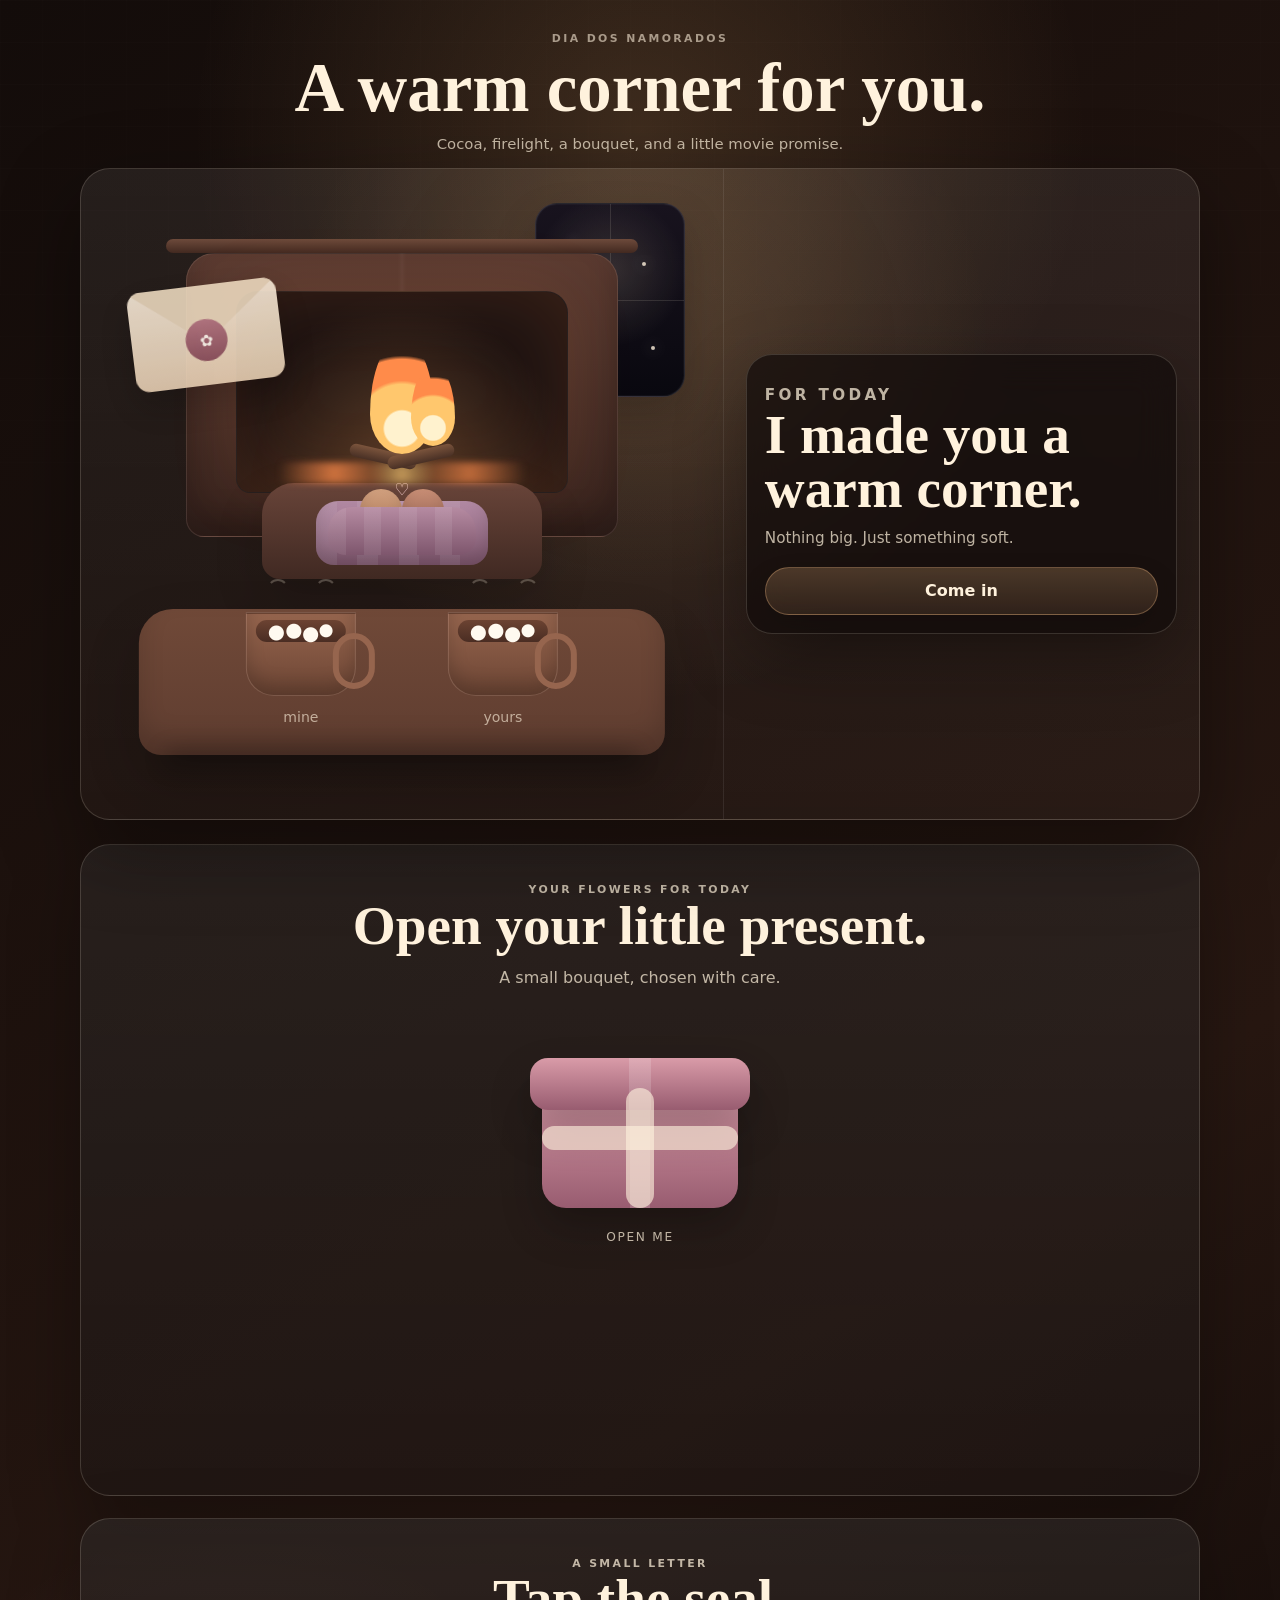
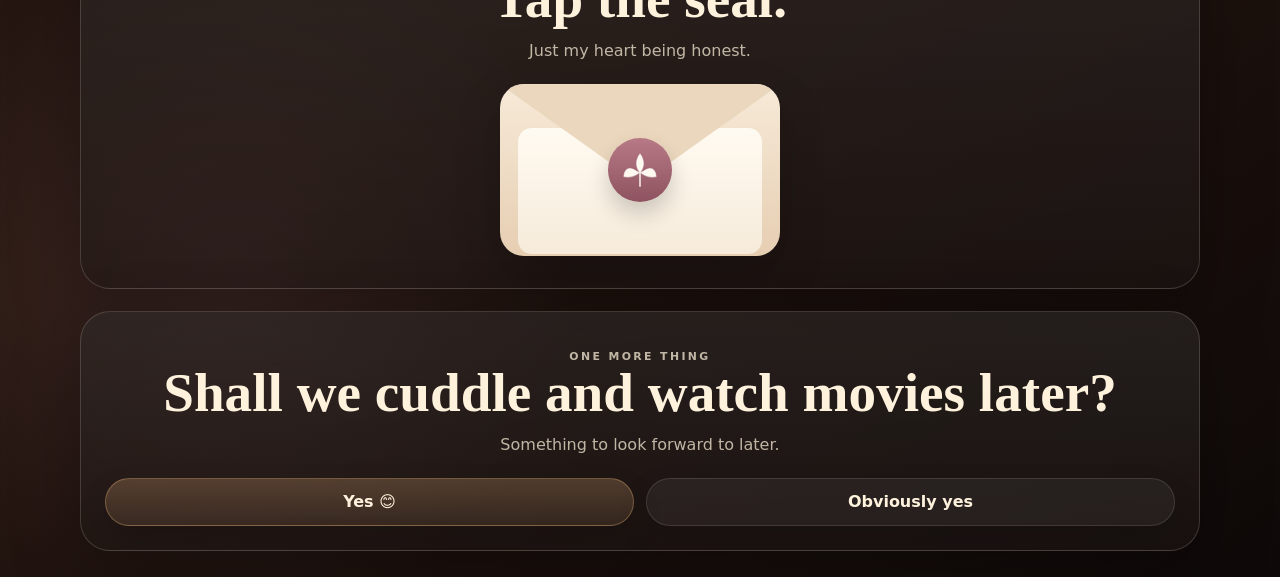
<file: valentines-clean-bouquet-final.html>
<!doctype html>
<html lang="en">
<head>
  <meta charset="utf-8" />
  <meta name="viewport" content="width=device-width,initial-scale=1,viewport-fit=cover" />
  <meta name="robots" content="noindex,nofollow" />
  <meta name="theme-color" content="#140c0a" />
  <title>A warm corner for you</title>

  <style>
    :root {
      --bg: #130c0a;
      --bg2: #271711;
      --cream: #fff2dd;
      --muted: rgba(255, 242, 221, .72);
      --line: rgba(255, 242, 221, .16);
      --card: rgba(20, 13, 11, .74);
      --gold: #ffbf78;
      --ember: #ff8f55;
      --rose: #d995a2;
      --rose2: #8d5264;
      --wood: #704838;
      --wood2: #3c251d;
      --blanket: #b48ba5;
      --blanket2: #7e566d;
      --leaf: #b7c196;
      --shadow: rgba(0,0,0,.38);
    }

    * {
      box-sizing: border-box;
      -webkit-tap-highlight-color: transparent;
    }

    html {
      scroll-behavior: smooth;
      color-scheme: dark;
    }

    body {
      margin: 0;
      min-height: 100svh;
      font-family: ui-sans-serif, system-ui, -apple-system, BlinkMacSystemFont, "Segoe UI", sans-serif;
      color: var(--cream);
      background:
        radial-gradient(circle at 50% 6%, rgba(255, 191, 120, .16), transparent 28rem),
        radial-gradient(circle at 18% 86%, rgba(217, 149, 162, .12), transparent 22rem),
        linear-gradient(145deg, var(--bg), var(--bg2) 62%, #0e0908);
      overflow-x: hidden;
    }

    body::before {
      content: "";
      position: fixed;
      inset: 0;
      pointer-events: none;
      background-image:
        linear-gradient(rgba(255,255,255,.024) 1px, transparent 1px),
        linear-gradient(90deg, rgba(255,255,255,.016) 1px, transparent 1px);
      background-size: 42px 42px;
      mask-image: linear-gradient(to bottom, rgba(0,0,0,.55), transparent);
      z-index: -1;
    }

    button {
      font: inherit;
    }

    .page {
      width: min(100% - 18px, 840px);
      margin: 0 auto;
      padding: max(14px, env(safe-area-inset-top)) 0 calc(26px + env(safe-area-inset-bottom));
    }

    .top {
      text-align: center;
      padding: 0 6px 12px;
    }

    .eyebrow {
      margin: 0 0 7px;
      text-transform: uppercase;
      letter-spacing: .22em;
      color: rgba(255, 242, 221, .58);
      font-size: .68rem;
      font-weight: 850;
    }

    h1, h2, h3 {
      margin: 0;
      font-family: Georgia, "Times New Roman", serif;
      line-height: .98;
    }

    h1 {
      font-size: clamp(2.15rem, 10vw, 4.3rem);
      text-wrap: balance;
    }

    h2 {
      font-size: clamp(2rem, 8.5vw, 3.45rem);
      text-wrap: balance;
    }

    h3 {
      font-size: clamp(1.7rem, 7vw, 2.5rem);
    }

    p {
      line-height: 1.62;
    }

    .subtitle {
      max-width: 540px;
      margin: 10px auto 0;
      color: var(--muted);
      font-size: .93rem;
    }

    .stage {
      border: 1px solid var(--line);
      border-radius: 30px;
      overflow: hidden;
      background:
        radial-gradient(circle at 50% 28%, rgba(255, 191, 120, .12), transparent 22rem),
        linear-gradient(180deg, rgba(255,255,255,.07), rgba(255,255,255,.025));
      box-shadow: 0 28px 80px var(--shadow);
      isolation: isolate;
    }

    .room {
      position: relative;
      min-height: 560px;
      overflow: hidden;
      border-bottom: 1px solid rgba(255,255,255,.08);
    }

    .window {
      position: absolute;
      top: 22px;
      right: 18px;
      width: 108px;
      height: 142px;
      border-radius: 22px;
      background:
        radial-gradient(circle at 50% 35%, rgba(255, 230, 190, .14), transparent 52%),
        linear-gradient(180deg, #18131e, #09080f);
      border: 1px solid rgba(255,255,255,.12);
      box-shadow: inset 0 0 0 1px rgba(255,255,255,.03), 0 18px 42px rgba(0,0,0,.20);
      overflow: hidden;
    }

    .window::before,
    .window::after {
      content: "";
      position: absolute;
      background: rgba(255, 242, 221, .12);
    }

    .window::before { width: 1px; height: 100%; left: 50%; top: 0; }
    .window::after { height: 1px; width: 100%; left: 0; top: 50%; }

    .star {
      position: absolute;
      width: 4px;
      height: 4px;
      border-radius: 999px;
      background: var(--cream);
      opacity: .8;
      box-shadow: 0 0 14px rgba(255,255,255,.55);
      animation: twinkle 3.5s ease-in-out infinite;
    }

    .star:nth-child(1) { left: 24%; top: 18%; }
    .star:nth-child(2) { left: 72%; top: 30%; animation-delay: .6s; }
    .star:nth-child(3) { left: 34%; top: 68%; animation-delay: 1.2s; }
    .star:nth-child(4) { left: 78%; top: 74%; animation-delay: 1.8s; }

    .fireplace {
      position: absolute;
      left: 50%;
      top: 70px;
      width: min(390px, 94%);
      height: 300px;
      transform: translateX(-50%);
    }

    .mantel {
      position: absolute;
      top: 0;
      left: 14px;
      right: 14px;
      height: 14px;
      border-radius: 999px;
      background: linear-gradient(180deg, #6d4a3b, #422920);
    }

    .brick {
      position: absolute;
      top: 14px;
      left: 34px;
      right: 34px;
      bottom: 42px;
      border-radius: 28px 28px 18px 18px;
      background:
        linear-gradient(90deg, transparent 49%, rgba(255,255,255,.03) 50%, transparent 51%),
        linear-gradient(180deg, #5b3b31, #34211c);
      border: 1px solid rgba(255,255,255,.08);
      box-shadow: inset 0 -20px 28px rgba(0,0,0,.20);
    }

    .firebox {
      position: absolute;
      top: 52px;
      left: 48px;
      right: 48px;
      bottom: 84px;
      border-radius: 22px 22px 14px 14px;
      background: radial-gradient(circle at 50% 100%, rgba(255, 151, 75, .18), transparent 70%), #1b1110;
      border: 1px solid rgba(255,255,255,.06);
      overflow: hidden;
      box-shadow: inset 0 0 84px rgba(255, 139, 74, .15), 0 0 70px rgba(255, 139, 74, .12);
    }

    .firebox::after {
      content: "";
      position: absolute;
      inset: 0;
      background: radial-gradient(circle at 50% 72%, rgba(255, 191, 120, .12), transparent 66%);
      animation: fireGlow 2.4s ease-in-out infinite;
      pointer-events: none;
    }

    .logs {
      position: absolute;
      left: 50%;
      bottom: 18px;
      width: 106px;
      height: 24px;
      transform: translateX(-50%);
      z-index: 2;
    }

    .logs::before,
    .logs::after {
      content: "";
      position: absolute;
      width: 68px;
      height: 13px;
      border-radius: 999px;
      background: linear-gradient(180deg, #7b543c, #493025);
    }

    .logs::before { left: 0; transform: rotate(13deg); }
    .logs::after { right: 0; transform: rotate(-13deg); }

    .flame {
      position: absolute;
      left: 50%;
      bottom: 38px;
      width: 64px;
      height: 116px;
      transform: translateX(-50%) scale(1);
      border-radius: 55% 55% 55% 55% / 72% 72% 38% 38%;
      background: radial-gradient(circle at 50% 78%, #fff2ce 0 18%, #ffc76d 20% 46%, #ff8b4a 50% 72%, transparent 76%);
      animation: flicker 1.25s ease-in-out infinite;
      will-change: transform, filter;
      z-index: 3;
    }

    .flame.small {
      left: calc(50% + 31px);
      bottom: 46px;
      width: 44px;
      height: 82px;
      animation-delay: .18s;
    }

    .emberbed {
      position: absolute;
      left: 30px;
      right: 30px;
      bottom: 8px;
      height: 22px;
      background:
        radial-gradient(circle at 25% 50%, rgba(255, 139, 74, .75), transparent 28%),
        radial-gradient(circle at 50% 55%, rgba(255, 207, 120, .65), transparent 24%),
        radial-gradient(circle at 75% 50%, rgba(255, 139, 74, .65), transparent 28%);
      filter: blur(3px);
      animation: emberPulse 2s ease-in-out infinite;
      z-index: 1;
    }

    .sofa {
      position: absolute;
      left: 50%;
      bottom: 0;
      width: 250px;
      height: 86px;
      border-radius: 32px 32px 18px 18px;
      transform: translateX(-50%);
      background: linear-gradient(180deg, #684439, #402922);
      box-shadow: 0 20px 48px rgba(0,0,0,.18);
    }

    .blanket {
      position: absolute;
      left: 50%;
      top: 18px;
      width: 172px;
      height: 64px;
      border-radius: 22px 22px 18px 18px;
      transform: translateX(-50%);
      background:
        linear-gradient(90deg, rgba(255,255,255,.08) 0 12%, transparent 12% 24%, rgba(255,255,255,.08) 24% 36%, transparent 36% 48%, rgba(255,255,255,.08) 48% 60%, transparent 60% 72%, rgba(255,255,255,.08) 72% 84%, transparent 84%),
        linear-gradient(180deg, var(--blanket), var(--blanket2));
      box-shadow: inset 0 -10px 18px rgba(0,0,0,.14);
    }

    .cuddle {
      position: absolute;
      left: 50%;
      bottom: 24px;
      width: 156px;
      height: 66px;
      transform: translateX(-50%);
      z-index: 2;
    }

    .head {
      position: absolute;
      top: 0;
      width: 42px;
      height: 42px;
      border-radius: 999px;
      background: linear-gradient(180deg, #d2a17f, #a97455);
      box-shadow: inset 0 -8px 14px rgba(0,0,0,.10);
    }

    .head.me { left: 36px; }
    .head.her { right: 36px; background: linear-gradient(180deg, #c98f76, #8f5c4d); }

    .cuddle-blanket {
      position: absolute;
      left: 50%;
      bottom: 0;
      width: 148px;
      height: 48px;
      border-radius: 24px 24px 18px 18px;
      transform: translateX(-50%);
      background:
        linear-gradient(90deg, rgba(255,255,255,.08) 0 12%, transparent 12% 24%, rgba(255,255,255,.08) 24% 36%, transparent 36% 48%, rgba(255,255,255,.08) 48% 60%, transparent 60% 72%, rgba(255,255,255,.08) 72% 84%, transparent 84%),
        linear-gradient(180deg, #b68ba2, #7e566d);
    }

    .cuddle-heart {
      position: absolute;
      left: 50%;
      top: -10px;
      transform: translateX(-50%);
      color: #ffd7d7;
      font-size: 1.05rem;
      animation: heartFloat 2.4s ease-in-out infinite;
    }

    .table {
      position: absolute;
      left: 50%;
      top: 380px;
      width: min(340px, 86%);
      height: 112px;
      transform: translateX(-50%);
      border-radius: 34px 34px 22px 22px;
      background: linear-gradient(180deg, #704938, #5f3d30);
      box-shadow: inset 0 -16px 26px rgba(0,0,0,.16), 0 24px 54px rgba(0,0,0,.20);
    }

    .table::after {
      content: "";
      position: absolute;
      left: 25px;
      right: 25px;
      bottom: -12px;
      height: 18px;
      border-radius: 999px;
      background: rgba(0,0,0,.24);
      filter: blur(10px);
    }

    .mugs {
      position: absolute;
      inset: 0;
      display: flex;
      align-items: center;
      justify-content: center;
      gap: 52px;
      transform: translateY(-20px);
    }

    .mug {
      position: relative;
      width: 78px;
      height: 64px;
      border-radius: 0 0 20px 20px;
      background: linear-gradient(180deg, #96654e, #6c4534);
      border: 1px solid rgba(255,255,255,.10);
      box-shadow: inset 0 -10px 18px rgba(0,0,0,.18);
      transform-origin: 50% 90%;
    }

    .mug::before {
      content: "";
      position: absolute;
      top: 7px;
      left: 7px;
      right: 7px;
      height: 17px;
      border-radius: 999px;
      background: linear-gradient(180deg, #6c4332, #4a2d23);
    }

    .mug::after {
      content: "";
      position: absolute;
      top: 16px;
      right: -15px;
      width: 22px;
      height: 30px;
      border-radius: 999px;
      border: 5px solid #96654e;
    }

    .mug-label {
      position: absolute;
      top: 74px;
      left: 50%;
      transform: translateX(-50%);
      color: rgba(255, 242, 221, .62);
      font-size: .78rem;
      white-space: nowrap;
    }

    .mallows {
      position: absolute;
      top: 9px;
      left: 50%;
      width: 52px;
      height: 16px;
      transform: translateX(-50%);
      background:
        radial-gradient(circle at 15% 50%, #fffaf0 0 7px, transparent 8px),
        radial-gradient(circle at 40% 42%, #fffaf0 0 7px, transparent 8px),
        radial-gradient(circle at 64% 58%, #fffaf0 0 7px, transparent 8px),
        radial-gradient(circle at 86% 40%, #fffaf0 0 6px, transparent 7px);
      z-index: 2;
    }

    .steam {
      position: absolute;
      top: -34px;
      width: 22px;
      height: 46px;
      border-radius: 999px;
      border: 2px solid rgba(255, 242, 221, .24);
      border-color: rgba(255, 242, 221, .24) transparent transparent transparent;
      animation: steam 3.6s ease-in-out infinite;
    }

    .steam.one { left: 20px; }
    .steam.two { right: 18px; animation-delay: .9s; }

    .room.is-cheering .mug:first-child { animation: cheersLeft 1.1s ease-in-out 2; }
    .room.is-cheering .mug:last-child { animation: cheersRight 1.1s ease-in-out 2; }

    .letter-prop {
      position: absolute;
      left: 18px;
      top: 96px;
      width: 104px;
      height: 72px;
      transform: rotate(-7deg);
      border-radius: 14px;
      background: linear-gradient(180deg, #f7ead8, #e6ceb2);
      box-shadow: 0 16px 34px rgba(0,0,0,.22);
      opacity: .9;
    }

    .letter-prop::before {
      content: "";
      position: absolute;
      inset: 0;
      clip-path: polygon(0 0, 100% 0, 50% 58%);
      background: #ead7bd;
      border-radius: 14px 14px 0 0;
    }

    .lily-seal-small {
      position: absolute;
      left: 50%;
      top: 23px;
      width: 31px;
      height: 31px;
      border-radius: 999px;
      transform: translateX(-50%);
      background: linear-gradient(180deg, #b87986, #8e5360);
      display: grid;
      place-items: center;
      font-size: 1rem;
      color: #fff9f1;
      z-index: 2;
    }

    .step-area {
      padding: 14px;
    }

    .panel {
      border: 1px solid var(--line);
      border-radius: 26px;
      padding: 18px;
      background: var(--card);
      backdrop-filter: blur(18px);
      box-shadow: 0 24px 70px rgba(0,0,0,.30);
    }

    .panel.is-hidden {
      display: none;
    }

    .panel p {
      color: var(--muted);
      font-size: .95rem;
      margin: 10px 0 0;
    }

    .button {
      appearance: none;
      border: 1px solid rgba(255, 194, 135, .30);
      border-radius: 999px;
      background: linear-gradient(180deg, rgba(255, 194, 135, .22), rgba(255, 194, 135, .10));
      color: var(--cream);
      min-height: 48px;
      padding: 13px 17px;
      font-weight: 780;
      cursor: pointer;
      transition: transform .2s ease, border-color .2s ease, opacity .2s ease;
      box-shadow: 0 14px 30px rgba(0,0,0,.16);
      touch-action: manipulation;
    }

    .button:hover:not(:disabled),
    .button:focus-visible {
      transform: translateY(-2px);
      border-color: rgba(255, 194, 135, .52);
    }

    .button.full {
      width: 100%;
      margin-top: 16px;
    }

    .button.alt {
      background: rgba(255,255,255,.05);
      border-color: rgba(255,255,255,.12);
    }

    .game-area {
      position: relative;
      height: 190px;
      border-radius: 22px;
      overflow: hidden;
      border: 1px solid rgba(255,255,255,.10);
      background:
        radial-gradient(circle at 50% 0, rgba(255, 242, 221, .08), transparent 65%),
        linear-gradient(180deg, #1e1514, #120d0d);
      margin-top: 14px;
      touch-action: none;
      user-select: none;
    }

    .game-area::before {
      content: "tap here to move the cup";
      position: absolute;
      left: 50%;
      top: 12px;
      transform: translateX(-50%);
      color: rgba(255,242,221,.44);
      font-size: .72rem;
      letter-spacing: .12em;
      text-transform: uppercase;
      white-space: nowrap;
      pointer-events: none;
    }

    .game-cup {
      position: absolute;
      bottom: 16px;
      left: 50%;
      width: 84px;
      height: 46px;
      border-radius: 0 0 18px 18px;
      background: linear-gradient(180deg, #95654e, #704937);
      border: 1px solid rgba(255,255,255,.10);
      will-change: transform;
      transition: transform .12s ease-out;
    }

    .game-cup::before {
      content: "";
      position: absolute;
      top: -4px;
      left: 4px;
      right: 4px;
      height: 8px;
      border-radius: 999px;
      background: #fff8ed;
    }

    .game-cup::after {
      content: "";
      position: absolute;
      top: 8px;
      right: -14px;
      width: 20px;
      height: 24px;
      border-radius: 999px;
      border: 4px solid #95654e;
    }

    .falling-mallow {
      position: absolute;
      width: 21px;
      height: 21px;
      border-radius: 7px;
      background: linear-gradient(180deg, #fffdf7, #f4eadc);
      box-shadow: inset 0 -2px 4px rgba(0,0,0,.06);
      will-change: transform;
      pointer-events: none;
    }

    .controls {
      display: grid;
      grid-template-columns: 58px 1fr 58px;
      gap: 10px;
      margin-top: 12px;
    }

    .score-row {
      display: flex;
      justify-content: space-between;
      gap: 12px;
      margin-top: 12px;
      color: var(--muted);
      font-size: .92rem;
      flex-wrap: wrap;
    }

    .score-row strong {
      color: var(--cream);
    }

    .below {
      padding: 24px 0 0;
      display: grid;
      gap: 22px;
    }

    .flower-section,
    .letter-section,
    .movie-section {
      border: 1px solid var(--line);
      border-radius: 30px;
      padding: 24px;
      background:
        linear-gradient(180deg, rgba(255,255,255,.07), rgba(255,255,255,.025)),
        rgba(20, 13, 11, .55);
      box-shadow: 0 24px 70px rgba(0,0,0,.30);
      text-align: center;
      overflow: hidden;
    }

    .flower-section p,
    .letter-section p,
    .movie-section p {
      color: var(--muted);
      margin: 12px auto 0;
      max-width: 560px;
    }

    .gift-scene {
      position: relative;
      display: grid;
      place-items: center;
      min-height: 470px;
      margin-top: 10px;
    }

    .gift-box {
      position: relative;
      width: min(240px, 72vw);
      height: 196px;
      border: 0;
      background: transparent;
      cursor: pointer;
      transition: transform .25s ease;
      z-index: 6;
      touch-action: manipulation;
    }

    .gift-box:hover,
    .gift-box:focus-visible {
      transform: translateY(-4px);
    }

    .gift-body,
    .gift-lid {
      position: absolute;
      left: 50%;
      transform: translateX(-50%);
      background:
        linear-gradient(90deg, transparent 45%, rgba(255,255,255,.16) 45% 55%, transparent 55%),
        linear-gradient(180deg, #d99ba8, #985c70);
      box-shadow: 0 20px 42px rgba(0,0,0,.24);
    }

    .gift-body {
      bottom: 18px;
      width: 196px;
      height: 120px;
      border-radius: 18px 18px 24px 24px;
    }

    .gift-lid {
      top: 28px;
      width: 220px;
      height: 52px;
      border-radius: 18px;
      z-index: 3;
      transform-origin: 50% 100%;
      transition: transform .75s cubic-bezier(.2,.9,.2,1.15), opacity .45s ease;
    }

    .gift-ribbon.vertical,
    .gift-ribbon.horizontal {
      position: absolute;
      left: 50%;
      background: rgba(255,242,221,.62);
      z-index: 5;
      border-radius: 999px;
      pointer-events: none;
    }

    .gift-ribbon.vertical {
      bottom: 18px;
      width: 28px;
      height: 120px;
      transform: translateX(-50%);
    }

    .gift-ribbon.horizontal {
      bottom: 76px;
      width: 196px;
      height: 24px;
      transform: translateX(-50%);
    }

    .gift-tag {
      position: absolute;
      left: 50%;
      bottom: -18px;
      transform: translateX(-50%);
      color: rgba(255,242,221,.72);
      font-size: .76rem;
      letter-spacing: .14em;
      text-transform: uppercase;
      white-space: nowrap;
    }

    .bouquet-stage {
      position: absolute;
      inset: 0;
      display: grid;
      place-items: center;
      opacity: 0;
      transform: translateY(30px) scale(.72);
      transition: opacity .45s ease .25s, transform .8s cubic-bezier(.2,.9,.2,1.12) .25s;
      pointer-events: none;
    }

    .bouquet-stage::before {
      content: "";
      position: absolute;
      width: min(330px, 86vw);
      height: min(330px, 86vw);
      border-radius: 999px;
      background: radial-gradient(circle, rgba(255, 242, 221, .20), rgba(217, 149, 162, .10) 44%, transparent 70%);
      filter: blur(14px);
      animation: lilyAura 3s ease-in-out infinite;
    }

    .bouquet {
      position: relative;
      width: min(330px, 88vw);
      height: min(330px, 88vw);
      overflow: visible;
      filter: drop-shadow(0 22px 44px rgba(0,0,0,.30));
    }

    .bouquet .stem {
      fill: none;
      stroke: var(--leaf);
      stroke-width: 6;
      stroke-linecap: round;
      stroke-dasharray: 120;
      stroke-dashoffset: 120;
    }

    .bouquet .leaf {
      fill: rgba(183,193,150,.24);
      stroke: var(--leaf);
      stroke-width: 3;
      opacity: 0;
      transform-box: fill-box;
      transform-origin: center;
      transform: scale(.4);
    }

    .bouquet .petal {
      fill: #fff8ed;
      stroke: rgba(255,255,255,.62);
      stroke-width: 2;
      transform-box: fill-box;
      transform-origin: center bottom;
      transform: scale(.05) translateY(42px);
      opacity: 0;
    }

    .bouquet .petal.blush { fill: #f6dfdc; }
    .bouquet .petal.gold { fill: #ffe3bc; }
    .bouquet .center { fill: #ffe7a8; opacity: 0; }

    .heart-ribbon {
      fill: none;
      stroke: #f0a4b4;
      stroke-width: 8;
      stroke-linecap: round;
      stroke-linejoin: round;
      stroke-dasharray: 260;
      stroke-dashoffset: 260;
      filter: drop-shadow(0 4px 10px rgba(0,0,0,.18));
    }

    .firefly,
    .aroma {
      position: absolute;
      opacity: 0;
      pointer-events: none;
    }

    .firefly {
      width: 8px;
      height: 8px;
      border-radius: 999px;
      background: rgba(255, 230, 160, .95);
      box-shadow: 0 0 16px rgba(255, 230, 160, .75);
    }

    .firefly.one { left: 16%; top: 22%; }
    .firefly.two { right: 18%; top: 18%; animation-delay: .7s; }
    .firefly.three { left: 22%; bottom: 28%; animation-delay: 1.2s; }
    .firefly.four { right: 20%; bottom: 30%; animation-delay: .3s; }
    .firefly.five { left: 48%; top: 10%; animation-delay: 1.7s; }

    .aroma {
      width: 54px;
      height: 84px;
      border-radius: 999px;
      border: 2px solid rgba(255,242,221,.18);
      border-color: rgba(255,242,221,.20) transparent transparent transparent;
      filter: blur(.3px);
    }

    .aroma.one { left: 28%; top: 12%; }
    .aroma.two { right: 28%; top: 18%; animation-delay: .9s; }

    .gift-quote {
      opacity: 0;
      transform: translateY(14px);
      transition: opacity .5s ease 1.55s, transform .5s ease 1.55s;
      border: 1px solid rgba(255,255,255,.11);
      border-radius: 22px;
      padding: 18px;
      background: rgba(255, 242, 221, .07);
      font-family: Georgia, "Times New Roman", serif;
      font-size: clamp(1.18rem, 5vw, 1.65rem);
      line-height: 1.35;
      color: var(--cream) !important;
      max-width: 560px;
    }

    .gift-scene.is-open .gift-lid {
      transform: translateX(-50%) translateY(-102px) rotate(-14deg);
      opacity: .92;
    }

    .gift-scene.is-open .gift-body,
    .gift-scene.is-open .gift-ribbon,
    .gift-scene.is-open .gift-tag {
      opacity: 0;
      transition: opacity .35s ease .22s;
    }

    .gift-scene.is-open .gift-box {
      pointer-events: none;
    }

    .gift-scene.is-open .bouquet-stage {
      opacity: 1;
      transform: translateY(-20px) scale(1);
    }

    .gift-scene.is-open .bouquet .stem {
      animation: drawStem .7s ease forwards .32s;
    }

    .gift-scene.is-open .bouquet .leaf {
      animation: leafBloom .55s ease forwards .72s;
    }

    .gift-scene.is-open .bouquet .petal {
      animation: petalBloom .72s cubic-bezier(.2,.9,.2,1.25) forwards .82s;
    }

    .gift-scene.is-open .bouquet .f2 .petal { animation-delay: .96s; }
    .gift-scene.is-open .bouquet .f3 .petal { animation-delay: 1.06s; }
    .gift-scene.is-open .bouquet .f4 .petal { animation-delay: 1.16s; }
    .gift-scene.is-open .bouquet .f5 .petal { animation-delay: 1.26s; }
    .gift-scene.is-open .bouquet .center { animation: centerPop .45s ease forwards 1.35s; }
    .gift-scene.is-open .heart-ribbon { animation: ribbonDraw .85s ease forwards 1.15s; }
    .gift-scene.is-open .firefly { animation: firefly 3.4s ease-in-out infinite 1.45s; }
    .gift-scene.is-open .aroma { animation: aroma 4.2s ease-in-out infinite 1.45s; }
    .gift-scene.is-open .gift-quote { opacity: 1; transform: translateY(0); }

    .envelope {
      position: relative;
      width: min(280px, 100%);
      height: 172px;
      margin: 20px auto 8px;
      border: 0;
      padding: 0;
      border-radius: 24px;
      background: linear-gradient(180deg, #f7ead8, #e6ceb2);
      box-shadow: 0 20px 45px rgba(0,0,0,.22);
      cursor: pointer;
      transition: transform .2s ease;
      display: block;
      touch-action: manipulation;
    }

    .envelope:hover,
    .envelope:focus-visible {
      transform: translateY(-3px);
    }

    .envelope-flap {
      position: absolute;
      inset: 0;
      clip-path: polygon(0 0, 100% 0, 50% 58%);
      border-radius: 24px 24px 0 0;
      background: #ead7bd;
      transform-origin: top center;
      transition: transform .55s ease;
      z-index: 3;
    }

    .paper {
      position: absolute;
      left: 18px;
      right: 18px;
      top: 28px;
      bottom: 18px;
      border-radius: 14px;
      background: linear-gradient(180deg, #fffaf1, #f6ebda);
      transform: translateY(16px);
      transition: transform .55s ease;
      z-index: 1;
    }

    .wax {
      position: absolute;
      left: 50%;
      top: 54px;
      width: 64px;
      height: 64px;
      transform: translateX(-50%);
      border-radius: 999px;
      background: linear-gradient(180deg, #b87986, #8e5360);
      display: grid;
      place-items: center;
      z-index: 4;
      box-shadow: 0 12px 22px rgba(0,0,0,.18);
      animation: pulse 2.2s ease-in-out infinite;
      transition: transform .35s ease, opacity .35s ease;
    }

    .tiny-lily {
      width: 44px;
      height: 44px;
      overflow: visible;
    }

    .tiny-lily path {
      fill: #fff8ee;
      stroke: rgba(255,255,255,.68);
      stroke-width: 2.2;
      stroke-linejoin: round;
    }

    .tiny-lily .stem {
      fill: none;
      stroke: #fff8ee;
      stroke-width: 4;
      stroke-linecap: round;
    }

    .letter-section.is-open .envelope-flap {
      transform: rotateX(180deg);
    }

    .letter-section.is-open .paper {
      transform: translateY(-36px);
    }

    .letter-section.is-open .wax {
      animation: none;
      opacity: .82;
      transform: translateX(-50%) scale(.88);
    }

    .letter {
      margin-top: 46px;
      text-align: left;
      border: 1px solid rgba(255,255,255,.11);
      border-radius: 22px;
      padding: 20px;
      background: rgba(255, 242, 221, .08);
      color: var(--muted);
      line-height: 1.62;
    }

    .letter h3 {
      color: var(--cream);
      margin-bottom: 12px;
    }

    .signature {
      font-family: Georgia, "Times New Roman", serif;
      color: var(--cream) !important;
      font-size: 1.22rem !important;
      margin-top: 18px !important;
    }

    .movie-options {
      display: grid;
      gap: 12px;
      grid-template-columns: 1fr;
      margin-top: 20px;
    }

    .yay {
      display: none;
      margin-top: 20px;
      border: 1px solid rgba(255,255,255,.12);
      border-radius: 24px;
      padding: 20px;
      background:
        radial-gradient(circle at 50% 0%, rgba(255, 191, 120, .20), transparent 70%),
        rgba(255,255,255,.06);
    }

    .yay.is-visible {
      display: block;
      animation: yayPop .45s ease both;
    }

    .yay strong {
      display: block;
      font-family: Georgia, "Times New Roman", serif;
      font-size: clamp(2rem, 10vw, 3.5rem);
      color: var(--cream);
      text-shadow: 0 0 24px rgba(255, 191, 120, .22);
    }

    .blush {
      display: inline-grid;
      place-items: center;
      margin-top: 12px;
      width: 74px;
      height: 74px;
      border-radius: 999px;
      background: #ffd79b;
      color: #5b352b;
      font-size: 2.1rem;
      box-shadow: 0 16px 36px rgba(0,0,0,.22);
      animation: blushBounce 1.6s ease-in-out infinite;
    }

    .hidden {
      display: none !important;
    }

    .spark,
    .heart-confetti,
    .floating-ember {
      position: fixed;
      pointer-events: none;
      z-index: 50;
    }

    .spark {
      width: 8px;
      height: 8px;
      border-radius: 999px;
      background: rgba(255, 202, 109, .92);
      box-shadow: 0 0 14px rgba(255, 202, 109, .45);
      animation: spark 1.8s ease-out forwards;
    }

    .heart-confetti {
      color: #ffd5dc;
      font-size: 1rem;
      animation: heartFall 2.4s ease-out forwards;
    }

    .floating-ember {
      width: 6px;
      height: 6px;
      border-radius: 999px;
      background: rgba(255, 184, 96, .78);
      box-shadow: 0 0 12px rgba(255, 184, 96, .32);
      animation: emberRise 2.6s ease-out forwards;
      z-index: 8;
    }

    @keyframes twinkle {
      0%, 100% { opacity: .42; transform: scale(.9); }
      50% { opacity: 1; transform: scale(1.22); }
    }

    @keyframes steam {
      0%, 100% { opacity: .16; transform: translateY(10px) scale(.96); }
      50% { opacity: .36; transform: translateY(-8px) scale(1.04); }
    }

    @keyframes cheersLeft {
      0%, 100% { transform: rotate(0) translate(0,0); }
      45%, 60% { transform: rotate(14deg) translate(20px,-8px); }
    }

    @keyframes cheersRight {
      0%, 100% { transform: rotate(0) translate(0,0); }
      45%, 60% { transform: rotate(-14deg) translate(-20px,-8px); }
    }

    @keyframes flicker {
      0%, 100% { filter: saturate(1); transform: translateX(-50%) scale(1); }
      35% { filter: saturate(1.16); transform: translateX(-50%) scale(1.05) skewX(-1deg); }
      70% { filter: saturate(1.08); transform: translateX(-50%) scale(.98) skewX(1deg); }
    }

    @keyframes fireGlow {
      0%, 100% { opacity: .35; transform: scale(.96); }
      50% { opacity: .75; transform: scale(1.06); }
    }

    @keyframes emberPulse {
      0%, 100% { opacity: .45; }
      50% { opacity: .9; }
    }

    @keyframes heartFloat {
      0%, 100% { opacity: .15; transform: translateX(-50%) translateY(6px) scale(.92); }
      50% { opacity: .94; transform: translateX(-50%) translateY(-8px) scale(1.08); }
    }

    @keyframes pulse {
      0%, 100% { box-shadow: 0 12px 22px rgba(0,0,0,.18), 0 0 0 0 rgba(255, 248, 238, .18); }
      50% { box-shadow: 0 12px 22px rgba(0,0,0,.18), 0 0 0 12px rgba(255, 248, 238, 0); }
    }

    @keyframes lilyAura {
      0%, 100% { opacity: .45; transform: scale(.92); }
      50% { opacity: .92; transform: scale(1.08); }
    }

    @keyframes drawStem { to { stroke-dashoffset: 0; } }
    @keyframes leafBloom { to { opacity: 1; transform: scale(1); } }

    @keyframes petalBloom {
      0% { opacity: 0; transform: scale(.05) translateY(42px); }
      70% { opacity: 1; transform: scale(1.08) translateY(-2px); }
      100% { opacity: 1; transform: scale(1) translateY(0); }
    }

    @keyframes centerPop {
      to { opacity: 1; }
    }

    @keyframes ribbonDraw {
      to { stroke-dashoffset: 0; }
    }

    @keyframes firefly {
      0%, 100% { opacity: .25; transform: translate3d(0,0,0) scale(.8); }
      45% { opacity: 1; transform: translate3d(14px,-18px,0) scale(1.15); }
      75% { opacity: .72; transform: translate3d(-10px,12px,0) scale(.95); }
    }

    @keyframes aroma {
      0%, 100% { opacity: .10; transform: translateY(20px) scale(.9); }
      50% { opacity: .55; transform: translateY(-18px) scale(1.08); }
    }

    @keyframes spark {
      0% { opacity: 1; transform: translate3d(0,0,0) scale(1); }
      100% { opacity: 0; transform: translate3d(var(--x), -130px, 0) scale(0); }
    }

    @keyframes emberRise {
      0% { opacity: .9; transform: translate3d(0,0,0) scale(.8); }
      100% { opacity: 0; transform: translate3d(var(--x), -140px, 0) scale(.1); }
    }

    @keyframes heartFall {
      0% { opacity: 1; transform: translate3d(0,0,0) rotate(0deg) scale(1); }
      100% { opacity: 0; transform: translate3d(var(--x), 130px, 0) rotate(280deg) scale(.5); }
    }

    @keyframes yayPop {
      from { opacity: 0; transform: translateY(12px) scale(.96); }
      to { opacity: 1; transform: translateY(0) scale(1); }
    }

    @keyframes blushBounce {
      0%, 100% { transform: translateY(0) rotate(-2deg); }
      50% { transform: translateY(-5px) rotate(2deg); }
    }

    @media (min-width: 700px) {
      .page {
        width: min(1120px, calc(100% - 34px));
        padding-top: 30px;
      }

      .room {
        min-height: 650px;
      }

      .stage {
        display: grid;
        grid-template-columns: 1.15fr .85fr;
        align-items: stretch;
      }

      .room {
        border-right: 1px solid rgba(255,255,255,.08);
        border-bottom: 0;
      }

      .step-area {
        display: grid;
        align-content: center;
        padding: 22px;
      }

      .window {
        width: 150px;
        height: 194px;
        right: 38px;
        top: 34px;
      }

      .fireplace {
        top: 70px;
        width: min(500px, 90%);
        height: 340px;
      }

      .firebox {
        left: 84px;
        right: 84px;
        bottom: 86px;
      }

      .sofa {
        width: 280px;
        height: 96px;
      }

      .table {
        top: 440px;
        width: min(540px, 82%);
        height: 146px;
      }

      .mugs {
        gap: 92px;
        transform: translateY(-28px);
      }

      .mug {
        width: 110px;
        height: 84px;
        border-radius: 0 0 28px 28px;
      }

      .mug::before {
        height: 22px;
        left: 9px;
        right: 9px;
      }

      .mug::after {
        top: 20px;
        right: -20px;
        width: 30px;
        height: 44px;
        border-width: 6px;
      }

      .mallows {
        width: 70px;
        height: 22px;
      }

      .mug-label {
        top: 96px;
        font-size: .88rem;
      }

      .letter-prop {
        left: 50px;
        top: 116px;
        width: 150px;
        height: 100px;
      }

      .lily-seal-small {
        top: 34px;
        width: 42px;
        height: 42px;
      }

      .game-area {
        height: 250px;
      }

      .movie-options {
        grid-template-columns: 1fr 1fr;
      }
    }

    @media (max-width: 380px) {
      .room { min-height: 538px; }
      .subtitle { font-size: .88rem; }
      .panel { padding: 16px; }
      .fireplace { width: 96%; }
      .firebox { left: 42px; right: 42px; }
      .controls { grid-template-columns: 52px 1fr 52px; }
      .table { top: 374px; }
    }

    @media (prefers-reduced-motion: reduce) {
      *, *::before, *::after {
        animation-duration: .001ms !important;
        animation-iteration-count: 1 !important;
        transition-duration: .001ms !important;
      }
    }
  </style>
</head>

<body>
  <main class="page">
    <header class="top">
      <p class="eyebrow">Dia dos Namorados</p>
      <h1>A warm corner for you.</h1>
      <p class="subtitle">Cocoa, firelight, a bouquet, and a little movie promise.</p>
    </header>

    <section class="stage" id="stage" aria-label="Cozy interactive date scene">
      <div class="room" id="room" aria-hidden="true">
        <div class="window">
          <span class="star"></span>
          <span class="star"></span>
          <span class="star"></span>
          <span class="star"></span>
        </div>

        <div class="fireplace" id="fireplace">
          <div class="mantel"></div>
          <div class="brick"></div>
          <div class="firebox">
            <div class="logs"></div>
            <div class="emberbed"></div>
            <div class="flame"></div>
            <div class="flame small"></div>
          </div>

          <div class="sofa">
            <div class="blanket"></div>
            <div class="cuddle">
              <span class="cuddle-heart">♡</span>
              <span class="head me"></span>
              <span class="head her"></span>
              <span class="cuddle-blanket"></span>
            </div>
          </div>
        </div>

        <div class="table">
          <div class="mugs">
            <div class="mug">
              <span class="steam one"></span>
              <span class="steam two"></span>
              <span class="mallows"></span>
              <span class="mug-label">mine</span>
            </div>

            <div class="mug">
              <span class="steam one"></span>
              <span class="steam two"></span>
              <span class="mallows"></span>
              <span class="mug-label">yours</span>
            </div>
          </div>
        </div>

        <div class="letter-prop">
          <span class="lily-seal-small">✿</span>
        </div>
      </div>

      <div class="step-area">
        <section class="panel" id="introPanel">
          <p class="eyebrow">for today</p>
          <h2>I made you a warm corner.</h2>
          <p>Nothing big. Just something soft.</p>
          <button class="button full" id="introBtn" type="button">Come in</button>
        </section>

        <section class="panel is-hidden" id="gameIntroPanel">
          <p class="eyebrow">first</p>
          <h2>First, cocoa.</h2>
          <p>Tap where the cup should go. Catch 8 marshmallows.</p>
          <button class="button full" id="gameIntroBtn" type="button">Start</button>
        </section>

        <section class="panel is-hidden" id="gamePanel">
          <p class="eyebrow">mini game</p>
          <h2>Catch 8.</h2>
          <p>Tap inside the box to move the cup.</p>

          <div class="game-area" id="gameArea" aria-label="Tap inside this box to move the cup">
            <div class="game-cup" id="gameCup" aria-hidden="true"></div>
          </div>

          <div class="controls">
            <button class="button" id="leftBtn" type="button" aria-label="Move left">←</button>
            <button class="button" id="restartBtn" type="button">Restart</button>
            <button class="button" id="rightBtn" type="button" aria-label="Move right">→</button>
          </div>

          <div class="score-row">
            <span id="gameStatus">Ready.</span>
            <strong><span id="score">0</span>/8</strong>
          </div>
        </section>

        <section class="panel is-hidden" id="cheersPanel">
          <p class="eyebrow">cocoa secured</p>
          <h2>Cheers?</h2>
          <p>One tiny clink across the distance.</p>
          <button class="button full" id="cheersBtn" type="button">Cheers our cups</button>
        </section>

        <section class="panel is-hidden" id="scrollPanel">
          <p class="eyebrow">warm now</p>
          <h2>Firelight.</h2>
          <p>Your bouquet is waiting.</p>
          <button class="button full" id="scrollBtn" type="button">Open your bouquet</button>
        </section>
      </div>
    </section>

    <section class="below" id="flowerArea">
      <section class="flower-section" id="flowerGift">
        <p class="eyebrow">your flowers for today</p>
        <h2>Open your little present.</h2>
        <p>A small bouquet, chosen with care.</p>

        <div class="gift-scene" id="giftScene">
          <button class="gift-box" id="openGiftBtn" type="button" aria-label="Open the wrapped present">
            <span class="gift-lid"></span>
            <span class="gift-body"></span>
            <span class="gift-ribbon vertical"></span>
            <span class="gift-ribbon horizontal"></span>
            <span class="gift-tag">open me</span>
          </button>

          <div class="bouquet-stage" aria-hidden="true">
            <span class="firefly one"></span>
            <span class="firefly two"></span>
            <span class="firefly three"></span>
            <span class="firefly four"></span>
            <span class="firefly five"></span>
            <span class="aroma one"></span>
            <span class="aroma two"></span>

            <svg class="bouquet" viewBox="0 0 260 260">
              <path class="stem" d="M130 112 C122 150 116 190 108 236"></path>
              <path class="stem" d="M130 116 C136 152 143 191 152 236"></path>
              <path class="stem" d="M118 122 C102 158 91 196 86 236"></path>
              <path class="stem" d="M142 122 C160 158 174 196 180 236"></path>
              <path class="leaf" d="M112 184 C82 165 55 174 42 202 C76 214 101 204 112 184Z"></path>
              <path class="leaf" d="M146 190 C178 166 207 176 220 204 C185 218 158 209 146 190Z"></path>

              <g class="flower f1" transform="translate(130 78)">
                <path class="petal" d="M0 -50 C-18 -24 -16 -6 0 14 C16 -6 18 -24 0 -50Z"></path>
                <path class="petal blush" d="M-8 8 C-42 -18 -62 -8 -66 24 C-34 30 -14 20 0 10Z"></path>
                <path class="petal blush" d="M8 8 C42 -18 62 -8 66 24 C34 30 14 20 0 10Z"></path>
                <circle class="center" r="7"></circle>
              </g>

              <g class="flower f2" transform="translate(92 105) scale(.82)">
                <path class="petal blush" d="M0 -44 C-16 -23 -14 -5 0 12 C14 -5 16 -23 0 -44Z"></path>
                <path class="petal" d="M-7 7 C-34 -16 -52 -7 -56 20 C-28 26 -12 18 0 9Z"></path>
                <path class="petal" d="M7 7 C34 -16 52 -7 56 20 C28 26 12 18 0 9Z"></path>
                <circle class="center" r="6"></circle>
              </g>

              <g class="flower f3" transform="translate(168 106) scale(.82)">
                <path class="petal blush" d="M0 -44 C-16 -23 -14 -5 0 12 C14 -5 16 -23 0 -44Z"></path>
                <path class="petal gold" d="M-7 7 C-34 -16 -52 -7 -56 20 C-28 26 -12 18 0 9Z"></path>
                <path class="petal gold" d="M7 7 C34 -16 52 -7 56 20 C28 26 12 18 0 9Z"></path>
                <circle class="center" r="6"></circle>
              </g>

              <g class="flower f4" transform="translate(72 142) scale(.58)">
                <path class="petal gold" d="M0 -42 C-16 -22 -14 -5 0 12 C14 -5 16 -22 0 -42Z"></path>
                <path class="petal" d="M-7 7 C-34 -16 -52 -7 -56 20 C-28 26 -12 18 0 9Z"></path>
                <path class="petal" d="M7 7 C34 -16 52 -7 56 20 C28 26 12 18 0 9Z"></path>
                <circle class="center" r="6"></circle>
              </g>

              <g class="flower f5" transform="translate(190 144) scale(.58)">
                <path class="petal gold" d="M0 -42 C-16 -22 -14 -5 0 12 C14 -5 16 -22 0 -42Z"></path>
                <path class="petal blush" d="M-7 7 C-34 -16 -52 -7 -56 20 C-28 26 -12 18 0 9Z"></path>
                <path class="petal blush" d="M7 7 C34 -16 52 -7 56 20 C28 26 12 18 0 9Z"></path>
                <circle class="center" r="6"></circle>
              </g>

              <path class="heart-ribbon" d="M83 194 C70 176 92 162 108 178 C126 156 154 174 130 204 C112 188 98 184 83 194Z"></path>
            </svg>
          </div>

          <p class="gift-quote">
            “My precious love, I wish you the best of days. You are special to me, and I want you to know just how much.”
          </p>
        </div>
      </section>

      <section class="letter-section" id="letterSection">
        <p class="eyebrow">a small letter</p>
        <h2>Tap the seal.</h2>
        <p>Just my heart being honest.</p>

        <button class="envelope" id="openLetterBtn" type="button" aria-label="Open the letter">
          <span class="paper"></span>
          <span class="envelope-flap"></span>
          <span class="wax">
            <svg class="tiny-lily" viewBox="0 0 120 120" aria-hidden="true">
              <path d="M60 16 C47 34 48 52 60 68 C72 52 73 34 60 16Z"></path>
              <path d="M52 64 C30 48 18 57 16 78 C35 82 49 75 58 67Z"></path>
              <path d="M68 64 C90 48 102 57 104 78 C85 82 71 75 62 67Z"></path>
              <path class="stem" d="M60 68 C60 80 60 92 60 104"></path>
            </svg>
          </span>
        </button>

        <article class="letter hidden" id="letterText">
          <h3>For you</h3>
          <p>Happy Dia dos Namorados, my love.</p>
          <p>
            I know things have not always felt easy lately, but I’m grateful we’ve kept choosing patience, honesty, and each other anyway. That matters to me more than I always know how to say.
          </p>
          <p>
            Thank you for the softness you still gave me, for your letter, your note, and the care behind them. I wanted to return a little piece of that today.
          </p>
          <p>
            I’m saving the bigger surprises for when I see you, but I didn’t want today to pass without leaving you something small and warm. Two cups, a little fire, a blanket, and a letter with my care folded into it.
          </p>
          <p>
            My precious love, I wish you the best of days. You are special to me, and I want you to know just how much. Even from far away, I care about you deeply, and I’m so grateful that I get to keep learning you, choosing you, and looking forward to the day I can hold you properly.
          </p>
          <p>Two more months, and then I get to be there with you for real.</p>
          <p class="signature">Con amor eterno,<br>always yours, Jadon</p>
        </article>
      </section>

      <section class="movie-section">
        <p class="eyebrow">one more thing</p>
        <h2>Shall we cuddle and watch movies later?</h2>
        <p>Something to look forward to later.</p>

        <div class="movie-options">
          <button class="button" id="yesMovieBtn" type="button">Yes 😊</button>
          <button class="button alt" id="obviouslyMovieBtn" type="button">Obviously yes</button>
        </div>

        <div class="yay" id="yayBox" aria-live="polite">
          <strong>YAYYYY!</strong>
          <span class="blush">😊</span>
          <p>Movie cuddle date unlocked. I’m already looking forward to it.</p>
        </div>
      </section>
    </section>
  </main>

  <script>
    const target = 8;

    const room = document.querySelector("#room");
    const fireplace = document.querySelector("#fireplace");

    const panels = {
      intro: document.querySelector("#introPanel"),
      gameIntro: document.querySelector("#gameIntroPanel"),
      game: document.querySelector("#gamePanel"),
      cheers: document.querySelector("#cheersPanel"),
      scroll: document.querySelector("#scrollPanel")
    };

    const introBtn = document.querySelector("#introBtn");
    const gameIntroBtn = document.querySelector("#gameIntroBtn");
    const restartBtn = document.querySelector("#restartBtn");
    const cheersBtn = document.querySelector("#cheersBtn");
    const scrollBtn = document.querySelector("#scrollBtn");

    const gameArea = document.querySelector("#gameArea");
    const gameCup = document.querySelector("#gameCup");
    const leftBtn = document.querySelector("#leftBtn");
    const rightBtn = document.querySelector("#rightBtn");
    const gameStatus = document.querySelector("#gameStatus");
    const scoreEl = document.querySelector("#score");

    const flowerArea = document.querySelector("#flowerArea");
    const openGiftBtn = document.querySelector("#openGiftBtn");
    const giftScene = document.querySelector("#giftScene");
    const letterSection = document.querySelector("#letterSection");
    const openLetterBtn = document.querySelector("#openLetterBtn");
    const letterText = document.querySelector("#letterText");

    const yesMovieBtn = document.querySelector("#yesMovieBtn");
    const obviouslyMovieBtn = document.querySelector("#obviouslyMovieBtn");
    const yayBox = document.querySelector("#yayBox");

    const cup = { x: 0, width: 84 };
    let caught = 0;
    let running = false;
    let spawnTimer = null;
    let animationFrame = null;
    let emberTimer = null;
    let mallows = [];
    let letterOpened = false;

    function showPanel(name) {
      Object.values(panels).forEach((panel) => panel.classList.add("is-hidden"));
      panels[name].classList.remove("is-hidden");
    }

    function setCupX(nextX) {
      const max = Math.max(0, gameArea.clientWidth - cup.width);
      cup.x = Math.max(0, Math.min(max, nextX));
      gameCup.style.transform = `translateX(${cup.x}px)`;
    }

    function centerCup() {
      if (!gameArea) return;
      setCupX((gameArea.clientWidth - cup.width) / 2);
    }

    function placeCupFromClientX(clientX) {
      const rect = gameArea.getBoundingClientRect();
      setCupX(clientX - rect.left - cup.width / 2);
    }

    function moveCup(direction) {
      setCupX(cup.x + direction * 40);
    }

    function clearMallows() {
      mallows.forEach((m) => m.el.remove());
      mallows = [];
    }

    function spawnMallow() {
      const size = 20 + Math.random() * 5;
      const el = document.createElement("span");
      el.className = "falling-mallow";
      el.style.width = `${size}px`;
      el.style.height = `${size}px`;

      const x = Math.random() * Math.max(1, gameArea.clientWidth - size);
      const y = -30;
      el.style.transform = `translate(${x}px, ${y}px)`;

      gameArea.appendChild(el);
      mallows.push({ el, x, y, size, speed: 2.2 + Math.random() * 1.15 });
    }

    function updateGame() {
      const cupTop = gameArea.clientHeight - 16 - 46;

      for (let i = mallows.length - 1; i >= 0; i--) {
        const m = mallows[i];
        m.y += m.speed;
        m.el.style.transform = `translate(${m.x}px, ${m.y}px)`;

        const centerX = m.x + m.size / 2;
        const caughtIt =
          m.y + m.size >= cupTop - 8 &&
          m.y <= cupTop + 46 &&
          centerX >= cup.x - 14 &&
          centerX <= cup.x + cup.width + 14;

        if (caughtIt) {
          m.el.remove();
          mallows.splice(i, 1);
          caught += 1;
          scoreEl.textContent = caught;
          gameStatus.textContent = caught < target ? "Got it." : "Cocoa secured.";
          const rect = gameArea.getBoundingClientRect();
          sparkAt(rect.left + cup.x + cup.width / 2, rect.bottom - 46, 5);

          if (caught >= target) {
            winGame();
            return;
          }
          continue;
        }

        if (m.y > gameArea.clientHeight + 32) {
          m.el.remove();
          mallows.splice(i, 1);
        }
      }

      if (running) animationFrame = requestAnimationFrame(updateGame);
    }

    function startGame() {
      showPanel("game");
      running = true;
      caught = 0;
      scoreEl.textContent = "0";
      gameStatus.textContent = "Ready.";
      clearMallows();
      centerCup();

      clearInterval(spawnTimer);
      cancelAnimationFrame(animationFrame);

      spawnTimer = setInterval(spawnMallow, 650);
      spawnMallow();
      updateGame();
    }

    function winGame() {
      running = false;
      clearInterval(spawnTimer);
      cancelAnimationFrame(animationFrame);
      clearMallows();

      gameStatus.textContent = "Cocoa secured.";
      sparkAt(window.innerWidth / 2, window.innerHeight / 2, 24);

      setTimeout(() => showPanel("cheers"), 650);
    }

    function cheersCups() {
      room.classList.add("is-cheering");
      sparkAt(window.innerWidth / 2, window.innerHeight * .32, 18);

      setTimeout(() => {
        room.classList.remove("is-cheering");
        showPanel("scroll");
      }, 1900);
    }

    function startEmbers() {
      if (emberTimer) return;

      emberTimer = setInterval(() => {
        const rect = fireplace.getBoundingClientRect();
        const x = rect.left + rect.width / 2 + (Math.random() - .5) * 90;
        const y = rect.top + rect.height * .40 + (Math.random() - .5) * 20;
        const ember = document.createElement("span");
        ember.className = "floating-ember";
        ember.style.left = `${x}px`;
        ember.style.top = `${y}px`;
        ember.style.setProperty("--x", `${(Math.random() - .5) * 80}px`);
        document.body.appendChild(ember);
        setTimeout(() => ember.remove(), 2700);
      }, 750);
    }

    function openGift() {
      giftScene.classList.add("is-open");
      sparkAt(window.innerWidth / 2, window.innerHeight * .55, 22);
    }

    function openLetter() {
      if (letterOpened) return;
      letterOpened = true;
      letterSection.classList.add("is-open");
      sparkAt(window.innerWidth / 2, window.innerHeight * .45, 18);

      setTimeout(() => {
        letterText.classList.remove("hidden");
        letterText.scrollIntoView({ behavior: "smooth", block: "nearest" });
      }, 420);
    }

    function celebrateMovie() {
      yayBox.classList.add("is-visible");
      heartConfetti(36);
      yayBox.scrollIntoView({ behavior: "smooth", block: "center" });
    }

    function sparkAt(x, y, count) {
      for (let i = 0; i < count; i++) {
        const s = document.createElement("span");
        s.className = "spark";
        s.style.left = `${x + (Math.random() - .5) * 80}px`;
        s.style.top = `${y + (Math.random() - .5) * 28}px`;
        s.style.setProperty("--x", `${(Math.random() - .5) * 120}px`);
        document.body.appendChild(s);
        setTimeout(() => s.remove(), 1900);
      }
    }

    function heartConfetti(count) {
      for (let i = 0; i < count; i++) {
        const heart = document.createElement("span");
        heart.className = "heart-confetti";
        heart.textContent = Math.random() > .5 ? "♡" : "✦";
        heart.style.left = `${Math.random() * 100}vw`;
        heart.style.top = `${-20 - Math.random() * 40}px`;
        heart.style.setProperty("--x", `${(Math.random() - .5) * 160}px`);
        heart.style.animationDelay = `${Math.random() * .35}s`;
        document.body.appendChild(heart);
        setTimeout(() => heart.remove(), 2800);
      }
    }

    introBtn.addEventListener("click", () => showPanel("gameIntro"));
    gameIntroBtn.addEventListener("click", startGame);
    restartBtn.addEventListener("click", startGame);
    leftBtn.addEventListener("click", () => moveCup(-1));
    rightBtn.addEventListener("click", () => moveCup(1));
    cheersBtn.addEventListener("click", cheersCups);
    scrollBtn.addEventListener("click", () => flowerArea.scrollIntoView({ behavior: "smooth", block: "start" }));
    openGiftBtn.addEventListener("click", openGift);
    openLetterBtn.addEventListener("click", openLetter);
    yesMovieBtn.addEventListener("click", celebrateMovie);
    obviouslyMovieBtn.addEventListener("click", celebrateMovie);

    gameArea.addEventListener("pointerdown", (event) => {
      event.preventDefault();
      placeCupFromClientX(event.clientX);
      if (gameArea.setPointerCapture) gameArea.setPointerCapture(event.pointerId);
    }, { passive: false });

    gameArea.addEventListener("click", (event) => {
      placeCupFromClientX(event.clientX);
    });

    window.addEventListener("keydown", (event) => {
      if (event.key === "ArrowLeft" || event.key.toLowerCase() === "a") {
        event.preventDefault();
        moveCup(-1);
      }

      if (event.key === "ArrowRight" || event.key.toLowerCase() === "d") {
        event.preventDefault();
        moveCup(1);
      }
    });

    window.addEventListener("resize", centerCup);
    window.addEventListener("load", () => {
      centerCup();
      startEmbers();
    });
  </script>
</body>
</html>
</file>
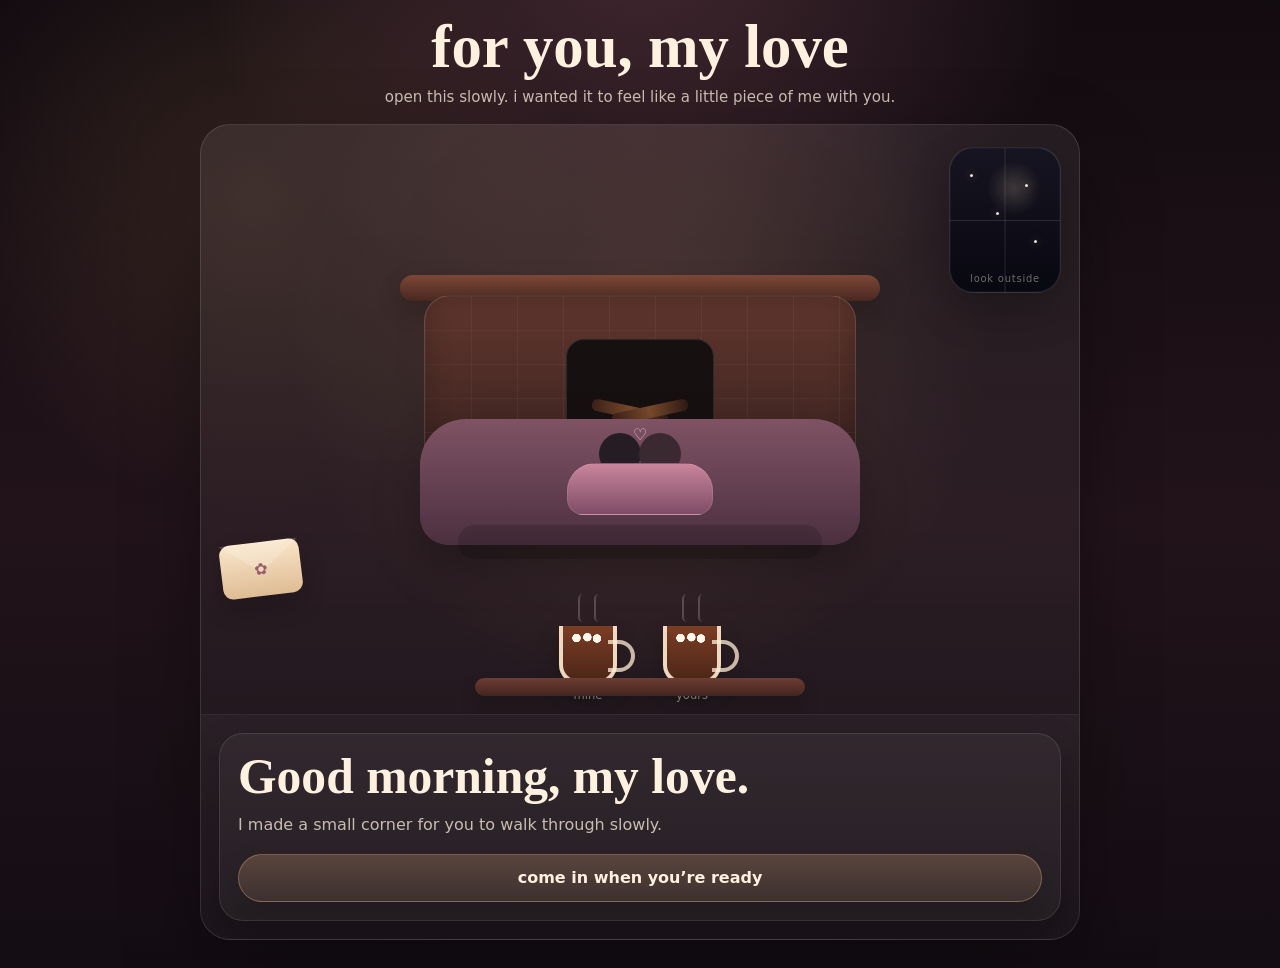
<file: valentines-clean-remake-kitten-gift.html>
<!doctype html>
<html lang="en">
<head>
  <meta charset="utf-8">
  <meta name="viewport" content="width=device-width, initial-scale=1, viewport-fit=cover">
  <title>A little corner for you</title>
  <style>
    :root {
      --bg: #150d12;
      --bg2: #25131b;
      --cream: #fff1df;
      --muted: rgba(255, 241, 223, .74);
      --soft: rgba(255, 241, 223, .10);
      --line: rgba(255, 255, 255, .12);
      --rose: #d98497;
      --rose2: #ad6078;
      --gold: #f0b46d;
      --brown: #5a2d1c;
      --shadow: rgba(0, 0, 0, .32);
      font-family: Inter, ui-sans-serif, system-ui, -apple-system, BlinkMacSystemFont, "Segoe UI", sans-serif;
    }

    * { box-sizing: border-box; }
    html { scroll-behavior: smooth; }
    body {
      margin: 0;
      min-height: 100svh;
      color: var(--cream);
      background:
        radial-gradient(circle at 50% -10%, rgba(217, 132, 151, .26), transparent 28rem),
        radial-gradient(circle at 20% 20%, rgba(240, 180, 109, .13), transparent 20rem),
        linear-gradient(180deg, #120b10, #22131a 54%, #130d13);
      overflow-x: hidden;
    }

    button { font: inherit; -webkit-tap-highlight-color: transparent; }
    [hidden], .hidden { display: none !important; }

    .app {
      width: min(100% - 18px, 880px);
      margin: 0 auto;
      padding: max(14px, env(safe-area-inset-top)) 0 calc(28px + env(safe-area-inset-bottom));
    }

    .top {
      text-align: center;
      padding: 4px 8px 14px;
    }

    .top h1 {
      margin: 0;
      font-family: Georgia, "Times New Roman", serif;
      font-size: clamp(2.1rem, 10vw, 3.8rem);
      line-height: .96;
      text-transform: lowercase;
    }

    .subtitle {
      margin: 10px auto 0;
      max-width: 560px;
      color: var(--muted);
      line-height: 1.55;
      font-size: .94rem;
    }

    h2, h3 {
      margin: 0;
      font-family: Georgia, "Times New Roman", serif;
      line-height: 1.02;
      text-wrap: balance;
    }

    h2 { font-size: clamp(1.85rem, 8vw, 3.1rem); }
    h3 { font-size: 1.45rem; }

    p { line-height: 1.6; }

    .stage {
      border: 1px solid var(--line);
      border-radius: 30px;
      overflow: hidden;
      background:
        radial-gradient(circle at 50% 26%, rgba(255, 191, 120, .12), transparent 22rem),
        linear-gradient(180deg, rgba(255,255,255,.065), rgba(255,255,255,.025));
      box-shadow: 0 28px 80px var(--shadow);
    }

    .room {
      position: relative;
      min-height: 590px;
      overflow: hidden;
      border-bottom: 1px solid rgba(255,255,255,.08);
    }

    .window {
      position: absolute;
      top: 22px;
      right: 18px;
      width: 112px;
      height: 146px;
      border: 1px solid rgba(255,255,255,.14);
      border-radius: 24px;
      background:
        radial-gradient(circle at 58% 28%, rgba(255, 231, 191, .18), transparent 22%),
        linear-gradient(180deg, #171421, #080811);
      box-shadow: inset 0 0 0 1px rgba(255,255,255,.03), 0 18px 42px rgba(0,0,0,.22);
      cursor: pointer;
      overflow: hidden;
      padding: 0;
      z-index: 4;
      transition: transform .2s ease, box-shadow .2s ease;
    }

    .window:focus-visible,
    .window:hover { transform: translateY(-2px); box-shadow: 0 0 28px rgba(148, 217, 255, .12), 0 18px 42px rgba(0,0,0,.24); }

    .window::before,
    .window::after {
      content: "";
      position: absolute;
      background: rgba(255,255,255,.12);
      left: 50%;
      top: 0;
      bottom: 0;
      width: 1px;
      transform: translateX(-50%);
    }
    .window::after {
      left: 0; right: 0; top: 50%; bottom: auto;
      width: auto; height: 1px; transform: none;
    }

    .star {
      position: absolute;
      width: 3px; height: 3px;
      border-radius: 999px;
      background: rgba(255,246,225,.9);
      box-shadow: 0 0 8px rgba(255,246,225,.5);
      animation: twinkle 3.8s ease-in-out infinite;
    }
    .star:nth-child(1) { left: 18%; top: 18%; }
    .star:nth-child(2) { left: 68%; top: 25%; animation-delay: .8s; }
    .star:nth-child(3) { left: 42%; top: 45%; animation-delay: 1.5s; }
    .star:nth-child(4) { left: 76%; top: 64%; animation-delay: .4s; }
    .window-note {
      position: absolute;
      left: 50%;
      bottom: 8px;
      transform: translateX(-50%);
      color: rgba(255,241,223,.42);
      font-size: .62rem;
      letter-spacing: .08em;
      white-space: nowrap;
    }

    .fireplace {
      position: absolute;
      left: 50%;
      top: 142px;
      width: min(520px, calc(100% - 22px));
      height: 290px;
      transform: translateX(-50%);
      z-index: 2;
    }

    .mantel {
      position: absolute;
      left: 20px; right: 20px; top: 8px;
      height: 26px;
      border-radius: 18px;
      background: linear-gradient(180deg, #7d4736, #482820);
      box-shadow: 0 10px 24px rgba(0,0,0,.20);
    }

    .brick {
      position: absolute;
      left: 44px; right: 44px; top: 28px; height: 170px;
      border-radius: 26px 26px 18px 18px;
      border: 1px solid rgba(255,255,255,.10);
      background:
        linear-gradient(90deg, rgba(255,255,255,.045) 1px, transparent 1px) 0 0 / 46px 34px,
        linear-gradient(180deg, rgba(255,255,255,.035) 1px, transparent 1px) 0 0 / 100% 34px,
        linear-gradient(180deg, #60362d, #3b2321);
      box-shadow: inset 0 0 26px rgba(0,0,0,.24);
    }

    .firebox {
      position: absolute;
      left: 50%; top: 72px;
      width: 148px; height: 96px;
      transform: translateX(-50%);
      border-radius: 18px 18px 10px 10px;
      background: #171011;
      border: 1px solid rgba(255,255,255,.10);
      overflow: visible;
      cursor: pointer;
    }

    .fire-bubble, .cuddle-bubble {
      position: absolute;
      max-width: 152px;
      padding: 9px 12px;
      border-radius: 16px;
      background: linear-gradient(180deg, #fff8ee, #f2ddc9);
      color: #53362d;
      font-family: Georgia, "Times New Roman", serif;
      font-size: .78rem;
      line-height: 1.24;
      box-shadow: 0 12px 24px rgba(0,0,0,.20);
      opacity: 0;
      transform: translateY(6px) scale(.96);
      transition: opacity .22s ease, transform .22s ease;
      pointer-events: none;
      z-index: 7;
    }

    .fire-bubble { left: 50%; top: -34px; transform: translateX(-50%) translateY(6px) scale(.96); }
    .fire-bubble.is-visible { opacity: 1; transform: translateX(-50%) translateY(0) scale(1); }

    .logs {
      position: absolute;
      left: 32px; right: 32px; bottom: 16px; height: 16px;
    }
    .logs::before, .logs::after {
      content: "";
      position: absolute;
      width: 78px; height: 12px;
      border-radius: 999px;
      background: linear-gradient(90deg, #3a2119, #7b4a2c, #2d1a15);
      bottom: 0;
    }
    .logs::before { left: -8px; transform: rotate(12deg); }
    .logs::after { right: -8px; transform: rotate(-12deg); }

    .flame {
      position: absolute;
      left: 50%; bottom: 26px;
      width: 44px; height: 62px;
      transform: translateX(-50%) scale(0);
      border-radius: 50% 50% 45% 45%;
      background: radial-gradient(circle at 50% 74%, #fff1a9, #ff9e4d 48%, #e94d4d 76%, transparent 78%);
      filter: blur(.1px);
      transform-origin: 50% 100%;
    }
    .flame.small {
      width: 32px; height: 46px;
      left: 42%;
      background: radial-gradient(circle at 50% 74%, #fff7c7, #ffc05f 48%, #e86b49 74%, transparent 78%);
    }
    .room.is-lit .flame { animation: flameDance .68s ease-in-out infinite alternate; transform: translateX(-50%) scale(1); }
    .room.is-lit .flame.small { animation-delay: .18s; }

    .sofa {
      position: absolute;
      left: 50%; bottom: 12px;
      width: min(440px, 92%);
      height: 126px;
      transform: translateX(-50%);
      border-radius: 46px 46px 28px 28px;
      background: linear-gradient(180deg, #7f5364, #4c3040);
      box-shadow: 0 20px 46px rgba(0,0,0,.28);
    }
    .sofa::before {
      content: "";
      position: absolute;
      left: 38px; right: 38px; bottom: -14px;
      height: 34px;
      border-radius: 999px;
      background: rgba(0,0,0,.16);
    }

    .cuddle {
      position: absolute;
      left: 50%; bottom: 30px;
      width: 190px; height: 90px;
      transform: translateX(-50%);
      cursor: pointer;
      border: 0;
      background: transparent;
      padding: 0;
      z-index: 4;
    }
    .cuddle-bubble {
      left: 50%;
      bottom: 76px;
      transform: translateX(-50%) translateY(6px) scale(.96);
      white-space: nowrap;
    }
    .cuddle-bubble.is-visible { opacity: 1; transform: translateX(-50%) translateY(0) scale(1); }

    .head {
      position: absolute;
      top: 8px;
      width: 42px; height: 42px;
      border-radius: 999px;
      background: #251d23;
    }
    .head.me { left: 54px; }
    .head.her { right: 54px; background: #3b2931; }
    .cuddle-blanket {
      position: absolute;
      left: 22px; right: 22px; bottom: 0;
      height: 52px;
      border-radius: 28px 28px 16px 16px;
      background: linear-gradient(180deg, #c9859b, #7d4d65);
      border: 1px solid rgba(255,255,255,.10);
    }
    .cuddle-heart {
      position: absolute;
      left: 50%; top: 0;
      transform: translateX(-50%);
      color: rgba(255,228,231,.82);
      font-family: Georgia, serif;
      animation: floatTiny 2.2s ease-in-out infinite;
      z-index: 3;
    }

    .table {
      position: absolute;
      left: 50%;
      bottom: 18px;
      width: min(330px, 82%);
      height: 72px;
      transform: translateX(-50%);
      z-index: 5;
      pointer-events: none;
    }
    .table::after {
      content: "";
      position: absolute;
      left: 0; right: 0; bottom: 0;
      height: 18px;
      border-radius: 999px;
      background: linear-gradient(180deg, #6e3d32, #42251f);
      box-shadow: 0 10px 18px rgba(0,0,0,.20);
    }
    .mugs { position: absolute; left: 50%; bottom: 12px; display: flex; gap: 46px; transform: translateX(-50%); }
    .mug {
      position: relative;
      width: 58px; height: 58px;
      border: 4px solid rgba(255,236,211,.90);
      border-top: 0;
      border-radius: 0 0 19px 19px;
      background: linear-gradient(180deg, #7a3d25, #4e2718);
      box-shadow: 0 10px 22px rgba(0,0,0,.22);
    }
    .mug::after {
      content: "";
      position: absolute;
      right: -22px; top: 14px;
      width: 23px; height: 24px;
      border: 4px solid rgba(255,236,211,.76);
      border-left: 0;
      border-radius: 0 18px 18px 0;
    }
    .steam {
      position: absolute;
      top: -32px;
      width: 10px; height: 28px;
      border-radius: 999px;
      border-left: 2px solid rgba(255,240,222,.42);
      opacity: .5;
      animation: steam 2.4s ease-in-out infinite;
    }
    .steam.one { left: 15px; }
    .steam.two { left: 31px; animation-delay: .7s; }
    .mallows {
      position: absolute;
      left: 9px; right: 9px; top: 7px; height: 10px;
      background:
        radial-gradient(circle at 14% 50%, #fff7ec 0 4px, transparent 4.5px),
        radial-gradient(circle at 48% 42%, #fff7ec 0 4px, transparent 4.5px),
        radial-gradient(circle at 78% 55%, #fff7ec 0 4px, transparent 4.5px);
    }
    .mug-label {
      position: absolute;
      left: 50%; top: 62px;
      transform: translateX(-50%);
      color: rgba(255,241,223,.52);
      font-size: .72rem;
      white-space: nowrap;
    }
    .room.is-cheering .mug:first-child { animation: cheersLeft 1.6s ease-in-out 2; }
    .room.is-cheering .mug:last-child { animation: cheersRight 1.6s ease-in-out 2; }

    .letter-prop {
      position: absolute;
      left: 20px; bottom: 118px;
      width: 80px; height: 54px;
      border-radius: 10px;
      background: linear-gradient(180deg, #f9e6ca, #dfbc94);
      transform: rotate(-7deg);
      box-shadow: 0 12px 24px rgba(0,0,0,.18);
      z-index: 3;
    }
    .letter-prop::before {
      content: "";
      position: absolute;
      inset: 0;
      clip-path: polygon(0 0, 100% 0, 50% 56%);
      background: rgba(255,255,255,.18);
    }
    .lily-seal-small { position: absolute; left: 50%; top: 50%; transform: translate(-50%,-50%); color: #9b5b6b; }

    .step-area {
      padding: 18px;
      background: linear-gradient(180deg, rgba(255,255,255,.03), rgba(255,255,255,.01));
    }
    .panel {
      border: 1px solid rgba(255,255,255,.10);
      border-radius: 24px;
      padding: 18px;
      background: rgba(255,255,255,.045);
      box-shadow: 0 14px 38px rgba(0,0,0,.16);
    }
    .panel.is-hidden { display: none; }
    .panel p { color: var(--muted); margin: 10px 0 0; }
    .focus-note { font-size: .82rem !important; color: rgba(255,241,223,.50) !important; }

    .button {
      appearance: none;
      border: 1px solid rgba(255, 194, 135, .30);
      border-radius: 999px;
      background: linear-gradient(180deg, rgba(255, 194, 135, .22), rgba(255, 194, 135, .10));
      color: var(--cream);
      min-height: 48px;
      padding: 13px 17px;
      font-weight: 740;
      cursor: pointer;
      transition: transform .2s ease, border-color .2s ease, opacity .2s ease;
      box-shadow: 0 14px 30px rgba(0,0,0,.16);
      touch-action: manipulation;
      text-transform: lowercase;
    }
    .button:hover, .button:focus-visible { transform: translateY(-2px); border-color: rgba(255, 194, 135, .52); }
    .button.full { width: 100%; margin-top: 16px; }
    .button.alt { background: rgba(255,255,255,.05); border-color: rgba(255,255,255,.12); }

    .pour-scene {
      position: relative;
      height: 172px;
      width: min(260px, 100%);
      margin: 14px auto 4px;
    }
    .pour-pot {
      position: absolute;
      left: 34px; top: 10px;
      width: 92px; height: 54px;
      border-radius: 26px 26px 18px 18px;
      background: linear-gradient(180deg, #f1c48c, #9b5c3d);
      transform: rotate(-16deg);
      box-shadow: 0 12px 26px rgba(0,0,0,.18);
    }
    .pour-pot::after {
      content: ""; position: absolute; right: -18px; top: 22px;
      width: 26px; height: 12px; border-radius: 999px; background: #9b5c3d;
    }
    .pour-stream {
      position: absolute;
      left: 132px; top: 58px;
      width: 12px; height: 76px;
      border-radius: 999px;
      background: linear-gradient(180deg, #6b351f, #9a5734);
      transform: rotate(12deg);
      animation: cocoaPour 1.6s ease-in-out infinite;
      transform-origin: top center;
    }
    .pour-cup {
      position: absolute;
      left: 94px; bottom: 4px;
      width: 92px; height: 76px;
      border: 4px solid rgba(255,244,224,.86);
      border-top: 0;
      border-radius: 0 0 28px 28px;
      overflow: hidden;
      background: rgba(255,255,255,.08);
      box-shadow: 0 14px 28px rgba(0,0,0,.16);
    }
    .pour-cup::after {
      content: "";
      position: absolute;
      right: -26px; top: 18px;
      width: 34px; height: 32px;
      border: 5px solid rgba(255,244,224,.78);
      border-left: 0;
      border-radius: 0 18px 18px 0;
    }
    .pour-fill {
      position: absolute;
      left: 0; right: 0; bottom: 0;
      height: 0%;
      background: linear-gradient(180deg, #7a3d25, #4e2718);
      animation: cupFill 2.2s ease forwards;
    }
    .pour-shine {
      position: absolute;
      left: 16px; top: 20px;
      width: 10px; height: 34px;
      border-radius: 999px;
      background: rgba(255,255,255,.16);
    }

    .game-area {
      position: relative;
      height: 270px;
      margin-top: 16px;
      border-radius: 24px;
      overflow: hidden;
      background:
        linear-gradient(90deg, rgba(255,255,255,.05) 1px, transparent 1px) 33.333% 0 / 33.333% 100%,
        radial-gradient(circle at 50% 0%, rgba(255,255,255,.08), transparent 12rem),
        rgba(10,7,9,.26);
      border: 1px solid rgba(255,255,255,.08);
      touch-action: none;
    }
    .lane-hint {
      position: absolute;
      left: 50%; top: 12px;
      transform: translateX(-50%);
      color: rgba(255,241,223,.42);
      font-size: .78rem;
      letter-spacing: .08em;
    }
    .falling-mallow {
      position: absolute;
      left: 0; top: 0;
      border-radius: 9px;
      background: #fff6ed;
      box-shadow: 0 3px 0 rgba(205,170,145,.24), 0 8px 16px rgba(0,0,0,.16);
      z-index: 2;
      will-change: transform;
    }
    .game-mug {
      position: absolute;
      left: 0;
      bottom: -16px;
      width: 74px;
      height: 78px;
      border: 5px solid rgba(255,236,211,.90);
      border-top: 0;
      border-radius: 0 0 24px 24px;
      background: linear-gradient(180deg, #7a3d25, #4e2718);
      box-shadow: 0 12px 24px rgba(0,0,0,.24);
      overflow: visible;
      transform: translateX(0);
      transition: transform .18s ease-out;
      z-index: 4;
    }
    .game-mug::after {
      content: "";
      position: absolute;
      right: -27px; top: 18px;
      width: 28px; height: 30px;
      border: 5px solid rgba(255,236,211,.76);
      border-left: 0;
      border-radius: 0 18px 18px 0;
    }
    .game-cream {
      position: absolute;
      inset: 8px 7px 7px;
      border-radius: 0 0 16px 16px;
      background: linear-gradient(180deg, rgba(255,244,224,.96), rgba(235,218,198,.92));
      opacity: 0;
      transition: opacity .25s ease;
      pointer-events: none;
    }
    .game-marshmallows {
      position: absolute;
      left: 9px; right: 9px; top: 8px;
      height: 24px;
      background:
        radial-gradient(circle at 12% 55%, #fff8ee 0 4px, transparent 4.5px),
        radial-gradient(circle at 38% 40%, #fff8ee 0 4px, transparent 4.5px),
        radial-gradient(circle at 66% 56%, #fff8ee 0 4px, transparent 4.5px),
        radial-gradient(circle at 88% 38%, #fff8ee 0 3px, transparent 3.5px);
      opacity: 0;
      transition: opacity .25s ease;
      pointer-events: none;
      z-index: 3;
    }

    .controls {
      display: grid;
      grid-template-columns: 1fr 1fr 1fr;
      gap: 10px;
      margin-top: 12px;
    }
    .score-row {
      display: flex;
      justify-content: space-between;
      color: var(--muted);
      margin-top: 12px;
    }

    .cocoa-extra {
      margin: 14px 0 12px;
      border-top: 1px solid rgba(255,255,255,.08);
      padding-top: 14px;
    }
    .cocoa-extra p { font-size: .84rem !important; color: rgba(255,241,223,.62) !important; margin: 0 0 10px !important; }
    .cocoa-grid {
      display: grid;
      grid-template-columns: 1fr 1fr;
      gap: 10px;
    }
    .cocoa-grid .button { min-height: 42px; padding: 10px 12px; font-size: .82rem; box-shadow: none; }
    .cocoa-reply {
      min-height: 28px;
      display: grid;
      place-items: center;
      font-family: Georgia, "Times New Roman", serif;
      color: var(--cream);
      margin-top: 10px;
    }

    .below {
      padding: 18px 0 0;
      display: grid;
      gap: 18px;
    }
    .locked-section { display: none !important; }
    .unlocking { animation: sectionReveal .85s ease both; }

    .flower-section, .letter-section, .movie-section, .sky-section, .moon-section {
      position: relative;
      border: 1px solid var(--line);
      border-radius: 30px;
      padding: 28px 18px;
      background:
        radial-gradient(circle at 50% 0%, rgba(255,255,255,.07), transparent 18rem),
        linear-gradient(180deg, rgba(255,255,255,.055), rgba(255,255,255,.02));
      box-shadow: 0 22px 62px rgba(0,0,0,.22);
      overflow: hidden;
      text-align: center;
    }
    .soft-intro { margin: 0 auto 16px; color: var(--muted); max-width: 520px; }

    .kiss-gate { display: grid; gap: 12px; place-items: center; }
    .kiss-gate-note {
      margin: 0;
      color: rgba(255,241,223,.84);
      font-family: Georgia, "Times New Roman", serif;
      font-size: clamp(1.15rem, 5vw, 1.55rem);
    }
    .kiss-gate-return {
      margin: 0;
      min-height: 22px;
      color: rgba(255,241,223,.68);
      font-family: Georgia, "Times New Roman", serif;
    }

    .gift-scene {
      position: relative;
      min-height: 500px;
      border-radius: 28px;
      overflow: hidden;
      padding: 20px 10px 30px;
      background:
        radial-gradient(circle at 50% 16%, rgba(255,255,255,.08), transparent 16rem),
        linear-gradient(180deg, rgba(255,255,255,.035), rgba(255,255,255,.01));
    }
    .snow, .snow::before, .snow::after {
      content: "";
      position: absolute; inset: 0;
      pointer-events: none;
      background-image:
        radial-gradient(circle, rgba(255,255,255,.75) 0 1.6px, transparent 2px),
        radial-gradient(circle, rgba(255,255,255,.45) 0 1.1px, transparent 1.5px);
      background-size: 120px 120px, 180px 180px;
      animation: snowFall 18s linear infinite;
      opacity: .34;
      z-index: 1;
    }
    .snow::before { animation-duration: 24s; opacity: .22; }
    .snow::after { animation-duration: 30s; opacity: .18; }

    .gift-box {
      position: relative;
      width: 122px; height: 110px;
      border: 0;
      background: transparent;
      margin: 8px auto 12px;
      display: block;
      cursor: pointer;
      z-index: 4;
    }
    .gift-body, .gift-lid {
      position: absolute;
      left: 50%;
      transform: translateX(-50%);
      background: linear-gradient(180deg, #d98ca0, #934d65);
      box-shadow: 0 14px 28px rgba(0,0,0,.20);
    }
    .gift-body { bottom: 0; width: 106px; height: 76px; border-radius: 12px 12px 16px 16px; }
    .gift-lid { top: 12px; width: 122px; height: 28px; border-radius: 12px; transition: transform .8s ease, opacity .8s ease; }
    .gift-ribbon { position: absolute; background: #f3c074; z-index: 3; }
    .gift-ribbon.vertical { left: 50%; top: 16px; bottom: 0; width: 14px; transform: translateX(-50%); }
    .gift-ribbon.horizontal { left: 8px; right: 8px; top: 48px; height: 12px; }
    .gift-tag {
      position: absolute;
      left: 50%; bottom: 12px;
      transform: translateX(-50%) rotate(-5deg);
      color: rgba(255,255,255,.86);
      font-size: .72rem;
      z-index: 5;
      white-space: nowrap;
    }
    .gift-scene.is-open .gift-box { pointer-events: none; }
    .gift-scene.is-open .gift-lid { transform: translateX(-50%) translateY(-42px) rotate(-12deg); opacity: 0; }
    .gift-scene.is-open .gift-body, .gift-scene.is-open .gift-ribbon, .gift-scene.is-open .gift-tag { opacity: 0; transition: opacity .6s ease .25s; }

    .bouquet-stage {
      position: relative;
      z-index: 3;
      min-height: 350px;
      display: grid;
      place-items: center;
    }
    .bouquet {
      width: min(310px, 94%);
      max-height: 340px;
      overflow: visible;
      opacity: 0;
      transform: translateY(26px) scale(.88);
      transition: opacity 1.1s ease, transform 1.1s ease;
    }
    .gift-scene.is-open .bouquet { opacity: 1; transform: translateY(0) scale(1); transition-delay: .65s; }
    .stem { fill: none; stroke: #8db77a; stroke-width: 5; stroke-linecap: round; }
    .leaf { fill: #86aa70; opacity: .86; }
    .petal { fill: #fff7ed; stroke: rgba(255,255,255,.68); stroke-width: 2; }
    .petal.blush { fill: #f5d5d8; }
    .petal.gold { fill: #ffe0a1; }
    .center { fill: #e5a14e; }
    .heart-ribbon { fill: #b95c74; opacity: .95; }
    .flower { transform-box: fill-box; transform-origin: center; }
    .gift-scene.is-open .flower { animation: bloom 1.6s ease both; }
    .gift-scene.is-open .f2 { animation-delay: .55s; }
    .gift-scene.is-open .f3 { animation-delay: .75s; }
    .gift-scene.is-open .f4 { animation-delay: 1s; }
    .gift-scene.is-open .f5 { animation-delay: 1.18s; }
    .firefly {
      position: absolute;
      width: 5px; height: 5px;
      border-radius: 999px;
      background: #ffe5a3;
      box-shadow: 0 0 14px #ffe5a3;
      opacity: 0;
      z-index: 4;
      animation: firefly 4s ease-in-out infinite;
    }
    .gift-scene.is-open .firefly { opacity: .75; }
    .firefly.one { left: 22%; top: 36%; }
    .firefly.two { left: 76%; top: 34%; animation-delay: .8s; }
    .firefly.three { left: 61%; top: 72%; animation-delay: 1.4s; }
    .firefly.four { left: 30%; top: 68%; animation-delay: 2s; }

    .quiet-continue {
      margin-top: 18px;
      background: rgba(255,255,255,.05);
      border-color: rgba(255,255,255,.14);
    }

    .cozy-letter {
      position: relative;
      width: min(300px, 100%);
      height: 184px;
      margin: 20px auto 8px;
      border: 0;
      border-radius: 24px;
      background: radial-gradient(circle at 50% 26%, rgba(255,255,255,.22), transparent 45%), linear-gradient(180deg, #f9ead7, #e5c5a8);
      box-shadow: 0 22px 48px rgba(0,0,0,.24), inset 0 0 0 1px rgba(255,255,255,.18);
      overflow: hidden;
      cursor: pointer;
      display: block;
      touch-action: manipulation;
    }
    .cozy-letter .paper {
      position: absolute;
      left: 22px; right: 22px; top: 30px; bottom: 22px;
      border-radius: 16px;
      background:
        linear-gradient(180deg, rgba(255,255,255,.18), rgba(255,255,255,0)),
        repeating-linear-gradient(180deg, transparent 0 20px, rgba(122,91,72,.075) 20px 21px),
        linear-gradient(180deg, #fffaf0, #f4e3cd);
      transform: translateY(18px);
      transition: transform .8s ease;
      z-index: 2;
      box-shadow: 0 10px 18px rgba(0,0,0,.08);
    }
    .cozy-letter .envelope-flap {
      position: absolute;
      inset: 0;
      clip-path: polygon(0 0, 100% 0, 50% 60%);
      border-radius: 24px 24px 0 0;
      background: linear-gradient(180deg, rgba(255,255,255,.16), rgba(255,255,255,0)), #ead2b7;
      transform-origin: top center;
      transition: transform .8s ease;
      z-index: 4;
    }
    .cozy-letter .wax {
      position: absolute;
      left: 50%; top: 48px;
      width: 76px; height: 76px;
      transform: translateX(-50%);
      border-radius: 999px;
      background: radial-gradient(circle at 50% 34%, rgba(255,255,255,.14), transparent 38%), linear-gradient(180deg, #c98e9c, #935867);
      display: grid;
      place-items: center;
      z-index: 6;
      box-shadow: 0 14px 26px rgba(0,0,0,.20);
      animation: pulse 3s ease-in-out infinite;
    }
    .real-flower { width: 56px; height: 56px; overflow: visible; }
    .real-flower .petal { fill: #fff8ee; stroke: rgba(255,255,255,.62); stroke-width: 2; }
    .real-flower .petal.blush { fill: #f5d9db; }
    .real-flower .stem, .real-flower .leaf {
      fill: none; stroke: #dce6bd; stroke-width: 4; stroke-linecap: round; stroke-linejoin: round;
    }
    .envelope-label {
      position: absolute;
      left: 50%; bottom: 17px;
      transform: translateX(-50%);
      font-family: Georgia, "Times New Roman", serif;
      color: rgba(86,58,48,.9);
      font-size: 1.25rem;
      z-index: 7;
    }
    .letter-section.is-open .cozy-letter .envelope-flap { transform: rotateX(180deg); }
    .letter-section.is-open .cozy-letter .paper { transform: translateY(-40px); }
    .letter-section.is-open .cozy-letter .wax { opacity: .84; transform: translateX(-50%) scale(.9); animation: none; }

    .letter {
      margin-top: 36px;
      text-align: left;
      border: 1px solid rgba(255,255,255,.11);
      border-radius: 22px;
      padding: 20px;
      background:
        linear-gradient(180deg, rgba(255,255,255,.14), rgba(255,255,255,.04)),
        repeating-linear-gradient(180deg, transparent 0 24px, rgba(255,255,255,.055) 24px 25px),
        rgba(255, 242, 221, .07);
      color: var(--muted);
      line-height: 1.62;
      position: relative;
    }
    .letter::before {
      content: "♡";
      position: absolute;
      right: 18px; top: 12px;
      color: rgba(255,242,221,.42);
      font-size: 1.15rem;
      transform: rotate(5deg);
      font-family: Georgia, "Times New Roman", serif;
    }
    .letter h3 { color: var(--cream); margin-bottom: 12px; }
    .signature {
      font-family: Georgia, "Times New Roman", serif;
      color: var(--cream) !important;
      font-size: 1.18rem !important;
      margin-top: 18px !important;
    }

    .movie-options {
      display: grid;
      grid-template-columns: 1fr 1fr;
      gap: 10px;
      margin-top: 16px;
    }
    .yay {
      display: none;
      margin-top: 18px;
      border-radius: 22px;
      border: 1px solid rgba(255,255,255,.10);
      padding: 16px;
      background: rgba(255,255,255,.045);
    }
    .yay.is-visible { display: block; animation: sectionReveal .7s ease both; }
    .yay strong { display: block; font-family: Georgia, serif; font-size: 1.4rem; }

    .sky-section {
      min-height: 570px;
      overflow: hidden;
      background:
        radial-gradient(circle at 50% 15%, rgba(255,255,255,.08), transparent 18rem),
        linear-gradient(180deg, #0d101d, #0a0c14);
      text-align: left;
    }
    .sky-copy { position: relative; z-index: 2; width: 100%; max-width: 620px; }
    .sky-copy h2 { color: #fff8ec; }
    .sky-copy > p { color: rgba(255,248,236,.75); max-width: 370px; }

    .moon-btn {
      position: absolute;
      top: 28px; right: 28px;
      width: 70px; height: 70px;
      border: 0;
      border-radius: 999px;
      cursor: pointer;
      background: radial-gradient(circle at 34% 30%, #fff8d8, #e2c67c 56%, #aa8650);
      box-shadow: 0 0 32px rgba(255,238,170,.22);
      z-index: 4;
    }
    .moon-btn span {
      position: absolute;
      opacity: 0;
      pointer-events: none;
    }

    .sky-stars {
      position: absolute;
      inset: 0;
      pointer-events: none;
    }
    .sky-stars span {
      position: absolute;
      width: 3px; height: 3px;
      border-radius: 999px;
      background: #fff7e8;
      box-shadow: 0 0 10px rgba(255,255,255,.45);
      animation: twinkle 4s ease-in-out infinite;
    }
    .sky-stars span:nth-child(1) { left: 12%; top: 14%; }
    .sky-stars span:nth-child(2) { left: 22%; top: 28%; animation-delay: .6s; }
    .sky-stars span:nth-child(3) { left: 72%; top: 20%; animation-delay: 1.2s; }
    .sky-stars span:nth-child(4) { left: 86%; top: 38%; animation-delay: .2s; }
    .sky-stars span:nth-child(5) { left: 45%; top: 15%; animation-delay: 1.6s; }
    .sky-stars span:nth-child(6) { left: 62%; top: 44%; animation-delay: .9s; }
    .sky-stars span:nth-child(7) { left: 18%; top: 62%; animation-delay: 1.8s; }
    .sky-stars span:nth-child(8) { left: 78%; top: 70%; animation-delay: .5s; }

    .shooting-star {
      position: absolute;
      top: 90px; right: 40px;
      width: 120px; height: 2px;
      border-radius: 999px;
      background: linear-gradient(90deg, transparent, rgba(255,255,255,.95), transparent);
      opacity: 0;
      transform: rotate(-24deg);
      animation: shoot 7s linear infinite;
      z-index: 1;
    }

    .final-night-scene {
      position: relative;
      width: min(340px, 100%);
      height: 260px;
      margin-top: 12px;
    }
    .final-couple {
      position: absolute;
      left: 8px; bottom: 4px;
      width: 210px; height: 148px;
      padding: 0;
      border: 0;
      background: transparent;
      cursor: pointer;
      z-index: 4;
      filter: drop-shadow(0 16px 28px rgba(0,0,0,.24));
    }
    .final-couple svg { width: 100%; height: 100%; display: block; overflow: visible; }
    .ground-shadow { fill: rgba(0,0,0,.24); }
    .head-dark { fill: #1c1920; }
    .head-light { fill: #2a2025; }
    .blanket-shape { fill: #91617a; stroke: rgba(255,255,255,.16); stroke-width: 2; }
    .blanket-line { fill: none; stroke: rgba(255,235,222,.28); stroke-width: 3; stroke-linecap: round; }
    .tiny-cup { fill: #eadbc9; opacity: .95; }
    .steam-line { fill: none; stroke: rgba(255,242,221,.50); stroke-width: 2; stroke-linecap: round; }

    .sky-dialogue {
      position: absolute;
      left: 18px; bottom: 126px;
      width: 194px; height: 92px;
      z-index: 7;
      pointer-events: none;
    }
    .sky-bubble {
      position: absolute;
      max-width: 104px;
      padding: 7px 9px;
      font-size: .66rem;
      line-height: 1.18;
      border-radius: 13px;
      background:
        radial-gradient(circle at 18% 12%, rgba(255,255,255,.44), transparent 34%),
        linear-gradient(180deg, rgba(255, 249, 241, .98), rgba(244, 224, 205, .96));
      color: #55382f;
      box-shadow: 0 10px 20px rgba(0,0,0,.18);
      opacity: 0;
      transform: translateY(6px) scale(.96);
      transition: opacity .45s ease, transform .45s ease;
      font-family: Georgia, serif;
    }
    .sky-bubble.is-visible { opacity: 1; transform: translateY(0) scale(1); }
    .sky-bubble.left { left: 0; top: 6px; text-align: left; border-radius: 13px 13px 13px 6px; }
    .sky-bubble.right { right: 2px; top: 34px; text-align: right; border-radius: 13px 13px 6px 13px; }

    .sky-heart-layer {
      position: absolute;
      inset: 0;
      pointer-events: none;
      overflow: visible;
      z-index: 6;
    }
    .sky-float-heart {
      position: absolute;
      font-size: .88rem;
      color: #ffd7e2;
      opacity: 0;
      text-shadow: 0 0 12px rgba(255, 215, 226, .35);
      animation: skyHeartUpClean 3.1s ease-out forwards;
    }

    .moon-section {
      min-height: 570px;
      background:
        radial-gradient(circle at 50% 25%, rgba(255,255,255,.10), transparent 18rem),
        linear-gradient(180deg, #111426, #090a11);
      overflow: hidden;
    }
    .moon-stars {
      position: absolute; inset: 0; pointer-events: none;
    }
    .moon-stars span {
      position: absolute; width: 3px; height: 3px; border-radius: 999px;
      background: #fff7e8; box-shadow: 0 0 10px rgba(255,255,255,.45);
      animation: twinkle 4s ease-in-out infinite;
    }
    .moon-stars span:nth-child(1){left:10%;top:18%}.moon-stars span:nth-child(2){left:25%;top:30%;animation-delay:.7s}.moon-stars span:nth-child(3){left:78%;top:16%;animation-delay:1.2s}.moon-stars span:nth-child(4){left:86%;top:50%;animation-delay:.4s}.moon-stars span:nth-child(5){left:52%;top:12%;animation-delay:1.8s}.moon-stars span:nth-child(6){left:64%;top:66%;animation-delay:.9s}
    .moon-copy { position: relative; z-index: 2; padding-top: 10px; }
    .moon-heart {
      width: 54px; height: 54px;
      margin: 20px auto 10px;
      background: #d88da0;
      transform: rotate(45deg);
      border-radius: 12px;
      box-shadow: 0 0 28px rgba(216,141,160,.20);
    }
    .moon-heart::before, .moon-heart::after {
      content: "";
      position: absolute;
      width: 54px; height: 54px;
      border-radius: 999px;
      background: #d88da0;
    }
    .moon-heart::before { left: -26px; top: 0; }
    .moon-heart::after { top: -26px; left: 0; }

    .moon-ground {
      position: relative;
      height: 210px;
      margin-top: 34px;
    }
    .moon-ground::before {
      content: "";
      position: absolute;
      left: 50%; bottom: -80px;
      width: min(640px, 120%);
      height: 190px;
      transform: translateX(-50%);
      border-radius: 50%;
      background: linear-gradient(180deg, #d9d1c8, #8c8583);
      box-shadow: inset 0 18px 30px rgba(255,255,255,.12);
    }
    .moon-cats {
      position: absolute;
      left: 50%; bottom: 30px;
      width: min(340px, 100%);
      height: 170px;
      transform: translateX(-50%);
      z-index: 2;
    }
    .moon-cats svg {
      width: 100%;
      height: 100%;
      overflow: visible;
    }
    .moon-talk-bubble {
      position: absolute;
      left: 50%;
      bottom: 146px;
      transform: translateX(-50%);
      padding: 8px 12px;
      border-radius: 16px;
      background:
        radial-gradient(circle at 18% 12%, rgba(255,255,255,.44), transparent 34%),
        linear-gradient(180deg, rgba(255, 249, 241, .98), rgba(244, 224, 205, .96));
      color: #55382f;
      font-family: Georgia, serif;
      font-size: .76rem;
      white-space: nowrap;
      box-shadow: 0 12px 22px rgba(0,0,0,.18);
      border: 1px solid rgba(255,255,255,.34);
      opacity: 0;
      transition: opacity .45s ease, transform .45s ease;
      z-index: 7;
    }
    .moon-talk-bubble.is-visible { opacity: 1; transform: translateX(-50%) translateY(0); }

    .aurora-overlay {
      position: fixed;
      inset: 0;
      width: 100vw;
      height: 100dvh;
      min-height: 100svh;
      z-index: 9999;
      display: none;
      place-items: center;
      padding: max(22px, env(safe-area-inset-top)) 18px max(28px, env(safe-area-inset-bottom));
      background:
        radial-gradient(circle at 50% 14%, rgba(255,255,255,.07), transparent 17rem),
        linear-gradient(180deg, #061018, #0b1722 48%, #09101b);
      overflow: hidden;
      text-align: center;
    }
    .aurora-overlay.is-visible { display: grid; animation: auroraIn .35s ease both; }
    .aurora-close {
      position: fixed;
      top: max(14px, env(safe-area-inset-top));
      right: 14px;
      z-index: 10001;
      border: 1px solid rgba(255,255,255,.16);
      border-radius: 999px;
      background: rgba(255,255,255,.08);
      color: #fff6e8;
      padding: 10px 14px;
      cursor: pointer;
      backdrop-filter: blur(8px);
    }
    .aurora-stars {
      position: absolute; inset: 0; pointer-events: none;
    }
    .aurora-stars span {
      position: absolute; width: 3px; height: 3px; border-radius: 999px;
      background: #fff7e8; box-shadow: 0 0 10px rgba(255,255,255,.45);
      animation: twinkle 4s ease-in-out infinite;
    }
    .aurora-stars span:nth-child(1){left:12%;top:14%}.aurora-stars span:nth-child(2){left:25%;top:23%;animation-delay:.8s}.aurora-stars span:nth-child(3){left:72%;top:18%;animation-delay:1.4s}.aurora-stars span:nth-child(4){left:84%;top:28%;animation-delay:.3s}.aurora-stars span:nth-child(5){left:48%;top:10%;animation-delay:1.7s}.aurora-stars span:nth-child(6){left:58%;top:24%;animation-delay:.6s}.aurora-stars span:nth-child(7){left:18%;top:34%;animation-delay:1.1s}.aurora-stars span:nth-child(8){left:64%;top:38%;animation-delay:.5s}
    .aurora-ribbon {
      position: absolute;
      width: 140%;
      height: 190px;
      left: -20%;
      border-radius: 50%;
      filter: blur(18px);
      opacity: .74;
      mix-blend-mode: screen;
      z-index: 1;
      animation: auroraDrift 12s ease-in-out infinite;
    }
    .aurora-ribbon.one {
      top: 60px;
      background: linear-gradient(90deg, rgba(102,255,214,0), rgba(102,255,214,.22), rgba(120,255,216,.48), rgba(116,170,255,.42), rgba(102,255,214,.16), rgba(102,255,214,0));
    }
    .aurora-ribbon.two {
      top: 114px;
      background: linear-gradient(90deg, rgba(154,120,255,0), rgba(120,255,211,.20), rgba(132,188,255,.46), rgba(154,120,255,.30), rgba(154,120,255,0));
      animation-duration: 14s;
      opacity: .58;
    }
    .aurora-ribbon.three {
      top: 162px;
      background: linear-gradient(90deg, rgba(102,255,214,0), rgba(102,255,214,.18), rgba(173,120,255,.24), rgba(102,255,214,0));
      animation-duration: 16s;
      opacity: .42;
    }
    .aurora-shoot {
      position: absolute;
      width: 110px; height: 2px;
      background: linear-gradient(90deg, rgba(255,255,255,0), rgba(255,255,255,.96), rgba(255,255,255,0));
      border-radius: 999px;
      box-shadow: 0 0 16px rgba(255,255,255,.35);
      opacity: 0;
      z-index: 2;
    }
    .aurora-shoot.one { top: 110px; right: 16%; animation: auroraShoot 6.6s linear infinite; }
    .aurora-shoot.two { top: 210px; right: 36%; animation: auroraShoot 8.2s linear infinite 3.1s; }
    .aurora-copy {
      position: relative;
      z-index: 3;
      width: min(620px, 100%);
      padding-top: 110px;
    }
    .aurora-copy h2 { font-size: clamp(2rem, 9vw, 4rem); color: #f7fbff; }
    .aurora-copy p { color: rgba(245,248,255,.78); max-width: 500px; margin-left: auto; margin-right: auto; }
    .aurora-ground {
      position: relative;
      width: min(460px, 100%);
      height: 170px;
      margin: 28px auto 0;
    }
    .aurora-ground::before {
      content: "";
      position: absolute;
      left: 50%; bottom: -26px;
      width: 120%; height: 120px;
      transform: translateX(-50%);
      border-radius: 50%;
      background: radial-gradient(circle at 50% 30%, rgba(255,255,255,.08), transparent 50%), linear-gradient(180deg, #193042, #101b28);
    }
    .aurora-couple {
      position: absolute;
      left: 50%; bottom: 18px;
      width: 210px; height: 118px;
      transform: translateX(-50%);
    }
    .aurora-couple svg { width: 100%; height: 100%; overflow: visible; }
    .aurora-caption { font-size: .88rem; color: rgba(245,248,255,.66); }

    .kiss-overlay {
      position: fixed;
      inset: 0;
      display: grid;
      place-items: center;
      z-index: 10000;
      pointer-events: none;
      opacity: 0;
    }
    .kiss-overlay.is-active { animation: kissFade 1.4s ease forwards; }
    .kiss-mark {
      font-family: Georgia, serif;
      font-size: clamp(4rem, 18vw, 7rem);
      color: #ffd5dc;
      text-shadow: 0 0 32px rgba(255, 213, 220, .35);
      animation: kissPop 1.15s ease forwards;
    }

    .spark, .heart-confetti, .floating-ember {
      position: fixed;
      pointer-events: none;
      z-index: 999;
    }
    .spark {
      width: 6px; height: 6px;
      border-radius: 999px;
      background: #ffc477;
      box-shadow: 0 0 12px #ffc477;
      animation: spark 1.9s ease-out forwards;
    }
    .heart-confetti {
      font-family: Georgia, serif;
      color: #ffd2dc;
      animation: confetti 2.8s ease-out forwards;
    }
    .floating-ember {
      width: 5px; height: 5px;
      border-radius: 999px;
      background: #ffbc71;
      box-shadow: 0 0 12px #ffbc71;
      animation: ember 2.7s ease-out forwards;
    }

    @keyframes twinkle { 0%,100% { opacity: .4; transform: scale(.8); } 50% { opacity: 1; transform: scale(1.12); } }
    @keyframes flameDance { from { transform: translateX(-50%) scale(.94) skewX(-2deg); } to { transform: translateX(-50%) scale(1.04) skewX(2deg); } }
    @keyframes steam { 0% { transform: translateY(10px); opacity: 0; } 35% { opacity: .5; } 100% { transform: translateY(-8px); opacity: 0; } }
    @keyframes cheersLeft { 40% { transform: translate(34px, -12px) rotate(12deg); } 70% { transform: translate(22px, -8px) rotate(6deg); } }
    @keyframes cheersRight { 40% { transform: translate(-34px, -12px) rotate(-12deg); } 70% { transform: translate(-22px, -8px) rotate(-6deg); } }
    @keyframes cocoaPour { 0%,100% { opacity: .56; height: 58px; } 50% { opacity: 1; height: 82px; } }
    @keyframes cupFill { from { height: 0%; } to { height: 76%; } }
    @keyframes snowFall { from { transform: translateY(-18px); background-position: 0 0, 0 0; } to { transform: translateY(18px); background-position: 0 180px, 0 240px; } }
    @keyframes bloom { from { transform: scale(.2); opacity: 0; } to { transform: scale(1); opacity: 1; } }
    @keyframes firefly { 0%,100% { transform: translate(0,0); } 50% { transform: translate(12px,-18px); } }
    @keyframes pulse { 0%,100% { transform: translateX(-50%) scale(1); } 50% { transform: translateX(-50%) scale(1.05); } }
    @keyframes sectionReveal { from { opacity: 0; transform: translateY(18px); } to { opacity: 1; transform: translateY(0); } }
    @keyframes floatTiny { 0%,100% { transform: translate(-50%,0); } 50% { transform: translate(-50%,-6px); } }
    @keyframes shoot { 0%,65% { opacity: 0; transform: translate(0,0) rotate(-24deg); } 70% { opacity: 1; } 100% { opacity: 0; transform: translate(-220px,120px) rotate(-24deg); } }
    @keyframes skyHeartUpClean { 0% { opacity: 0; transform: translate(0,0) scale(.72); } 15% { opacity: .95; } 100% { opacity: 0; transform: translate(var(--drift, 12px), -108px) scale(1.12); } }
    @keyframes auroraDrift { 0%,100% { transform: translateY(0) scaleX(1.02) rotate(-4deg); } 50% { transform: translateY(10px) scaleX(1.08) rotate(2deg); } }
    @keyframes auroraShoot { 0%,65% { opacity: 0; transform: translate(0,0) rotate(-24deg); } 69% { opacity: 1; } 100% { opacity: 0; transform: translate(-220px,120px) rotate(-24deg); } }
    @keyframes auroraIn { from { opacity: 0; } to { opacity: 1; } }
    @keyframes kissFade { 0% { opacity: 0; } 18% { opacity: 1; } 82% { opacity: 1; } 100% { opacity: 0; } }
    @keyframes kissPop { 0% { transform: scale(.55); opacity: 0; } 25% { transform: scale(1.08); opacity: 1; } 100% { transform: scale(.95) translateY(-12px); opacity: 0; } }
    @keyframes spark { to { transform: translate(var(--x), -80px); opacity: 0; } }
    @keyframes confetti { to { transform: translate(var(--x), 120vh) rotate(220deg); opacity: 0; } }
    @keyframes ember { to { transform: translate(var(--x), -90px); opacity: 0; } }


    .kitten-stage {
      min-height: 360px;
    }
    .gift-kitten-scene {
      width: min(320px, 96%);
      max-height: 350px;
      overflow: visible;
      opacity: 0;
      transform: translateY(26px) scale(.88);
      transition: opacity 1.1s ease, transform 1.1s ease;
    }
    .gift-scene.is-open .gift-kitten-scene {
      opacity: 1;
      transform: translateY(0) scale(1);
      transition-delay: .65s;
    }
    .gift-kitten {
      transform-box: fill-box;
      transform-origin: center bottom;
    }
    .gift-scene.is-open .gift-kitten {
      animation: kittenSettle 1.2s ease both .9s;
    }
    .kitten-head-shape, .kitten-body-shape, .kitten-ear, .kitten-paw-shape {
      fill: #fff5ea;
      stroke: rgba(120, 86, 72, .20);
      stroke-width: 2;
    }
    .kitten-paw-shape.right { fill: #f5e6d7; }
    .kitten-tail-shape {
      fill: none;
      stroke: #fff5ea;
      stroke-width: 12;
      stroke-linecap: round;
    }
    .gift-scene.is-open .kitten-tail-shape {
      animation: tailWiggle 2.8s ease-in-out infinite 1.4s;
      transform-origin: 104px 190px;
    }
    .kitten-eye {
      fill: #5f433d;
    }
    .kitten-mouth-line {
      fill: none;
      stroke: #7c5850;
      stroke-width: 2.2;
      stroke-linecap: round;
    }
    .kitten-nose-shape {
      fill: #d58e96;
    }

    .kitten-flower-stem {
      fill: none;
      stroke: #8db77a;
      stroke-width: 5;
      stroke-linecap: round;
      stroke-dasharray: 90;
      stroke-dashoffset: 90;
    }
    .gift-scene.is-open .kitten-flower-stem {
      animation: stemGrow 1.2s ease forwards 1.1s;
    }
    .kitten-flower-leaf {
      fill: #86aa70;
      opacity: 0;
      transform-box: fill-box;
      transform-origin: center;
    }
    .gift-scene.is-open .kitten-flower-leaf {
      animation: leafBloom .8s ease forwards;
    }
    .gift-scene.is-open .kitten-flower-leaf:nth-of-type(2) { animation-delay: 1.7s; }
    .gift-scene.is-open .kitten-flower-leaf:nth-of-type(3) { animation-delay: 1.95s; }

    .kitten-bloom {
      opacity: 0;
      transform: scale(.2);
      transform-box: fill-box;
      transform-origin: center;
    }
    .gift-scene.is-open .kitten-bloom {
      animation: bloom 1.2s ease forwards 2.1s;
    }

    @keyframes stemGrow {
      from { stroke-dashoffset: 90; }
      to { stroke-dashoffset: 0; }
    }
    @keyframes leafBloom {
      from { opacity: 0; transform: scale(.2) rotate(-8deg); }
      to { opacity: .95; transform: scale(1) rotate(0deg); }
    }
    @keyframes kittenSettle {
      0% { transform: translateY(18px) scale(.92); opacity: 0; }
      100% { transform: translateY(0) scale(1); opacity: 1; }
    }
    @keyframes tailWiggle {
      0%,100% { transform: rotate(0deg); }
      50% { transform: rotate(8deg); }
    }


    @media (max-width: 430px) {
      .room { min-height: 610px; }
      .window { width: 96px; height: 126px; right: 14px; }
      .fireplace { top: 150px; }
      .letter-prop { display: none; }
      .mugs { gap: 34px; }
      .movie-options { grid-template-columns: 1fr; }
      .cocoa-grid { grid-template-columns: 1fr; }
    }

    @media (prefers-reduced-motion: reduce) {
      *, *::before, *::after { animation-duration: .001ms !important; animation-iteration-count: 1 !important; scroll-behavior: auto !important; }
    }
  </style>
</head>
<body>
  <main class="app">
    <header class="top">
      <h1>for you, my love</h1>
      <p class="subtitle">open this slowly. i wanted it to feel like a little piece of me with you.</p>
    </header>

    <section class="stage">
      <div class="room" id="room">
        <button class="window" id="windowBtn" type="button" aria-label="Look outside">
          <span class="star"></span><span class="star"></span><span class="star"></span><span class="star"></span>
          <span class="window-note">look outside</span>
        </button>

        <div class="fireplace">
          <div class="mantel"></div>
          <div class="brick"></div>
          <div class="firebox" id="fireTap">
            <span class="fire-bubble" id="fireBubble">ouch</span>
            <div class="logs"></div>
            <div class="flame"></div>
            <div class="flame small"></div>
          </div>

          <div class="sofa">
            <button class="cuddle" id="cuddleTap" type="button" aria-label="Tap the cuddling figures">
              <span class="cuddle-bubble" id="cuddleBubble">that’s ticklish</span>
              <span class="cuddle-heart">♡</span>
              <span class="head me"></span>
              <span class="head her"></span>
              <span class="cuddle-blanket"></span>
            </button>
          </div>
        </div>

        <div class="table">
          <div class="mugs">
            <div class="mug">
              <span class="steam one"></span><span class="steam two"></span><span class="mallows"></span>
              <span class="mug-label">mine</span>
            </div>
            <div class="mug">
              <span class="steam one"></span><span class="steam two"></span><span class="mallows"></span>
              <span class="mug-label">yours</span>
            </div>
          </div>
        </div>

        <div class="letter-prop"><span class="lily-seal-small">✿</span></div>
      </div>

      <div class="step-area">
        <section class="panel" id="introPanel">
          <h2>Good morning, my love.</h2>
          <p>I made a small corner for you to walk through slowly.</p>
          <button class="button full" id="introBtn" type="button">come in when you’re ready</button>
        </section>

        <section class="panel is-hidden" id="gameIntroPanel">
          <h2>Let’s make our cocoa.</h2>
          <p>First, pour it in slowly. Then we’ll add the marshmallows together.</p>
          <button class="button full" id="gameIntroBtn" type="button">pour the cocoa</button>
          <p class="focus-note">A little warm-up before the game.</p>
        </section>

        <section class="panel is-hidden" id="pourPanel">
          <h2>Careful...</h2>
          <p>Warm cocoa first.</p>
          <div class="pour-scene" id="pourScene" aria-hidden="true">
            <div class="pour-pot"></div>
            <div class="pour-stream"></div>
            <div class="pour-cup"><span class="pour-fill"></span><span class="pour-shine"></span></div>
          </div>
          <button class="button full" id="startMallowGameBtn" type="button">now add marshmallows</button>
        </section>

        <section class="panel is-hidden" id="gamePanel">
          <h2>Catch 12 marshmallows.</h2>
          <p>Take your time — tap a lane to move the mug there.</p>
          <div class="game-area" id="gameArea" aria-label="Tap left, middle, or right to move the mug">
            <span class="lane-hint">tap a lane</span>
            <div class="game-mug" id="gameCup" aria-hidden="true">
              <span class="game-cream" id="gameCream"></span>
              <span class="game-marshmallows" id="gameMarshmallows"></span>
            </div>
          </div>
          <div class="controls">
            <button class="button" id="leftBtn" type="button" aria-label="Move left">←</button>
            <button class="button" id="restartBtn" type="button">restart</button>
            <button class="button" id="rightBtn" type="button" aria-label="Move right">→</button>
          </div>
          <div class="score-row">
            <span id="gameStatus">Ready.</span>
            <strong><span id="score">0</span>/12</strong>
          </div>
        </section>

        <section class="panel is-hidden" id="cheersPanel">
          <h2>Cheers with me?</h2>
          <p>One small clink, even from far away.</p>
          <button class="button full" id="cheersBtn" type="button">clink our cups</button>
        </section>

        <section class="panel is-hidden" id="firePanel">
          <h2>Light the fire with me.</h2>
          <p>No hurry. Just a little glow for the room.</p>

          <div class="cocoa-extra">
            <p>little cocoa choices, only if you want</p>
            <div class="cocoa-grid">
              <button class="button alt" id="drinkHersBtn" type="button">drink yours</button>
              <button class="button alt" id="letMeDrinkBtn" type="button">let me drink mine</button>
              <button class="button alt" id="noCocoaBtn" type="button">no, naughty boy</button>
            </div>
            <div class="cocoa-reply" id="cocoaReply" aria-live="polite"></div>
          </div>

          <button class="button full" id="fireBtn" type="button">light the fire</button>
        </section>

        <section class="panel is-hidden" id="scrollPanel">
          <p>Take the warmth with you when you scroll.</p>
          <button class="button full" id="scrollBtn" type="button">go slowly</button>
        </section>
      </div>
    </section>

    <section class="below locked-section" id="flowerArea">
      <section class="flower-section" id="flowerGift">
        <p class="soft-intro">A bouquet I wish I could place in front of you myself.</p>

        <div class="kiss-gate" id="kissGate">
          <p class="kiss-gate-note">nice try… i need a kiss before you open it</p>
          <button class="button" id="receiveKissBtn" type="button">receive kiss</button>
          <p class="kiss-gate-return" id="kissAgainLine" aria-live="polite"></p>
        </div>

        <div class="gift-scene hidden" id="giftScene">
          <span class="snow" aria-hidden="true"></span>
          <button class="gift-box" id="openGiftBtn" type="button" aria-label="Open the wrapped present">
            <span class="gift-lid"></span>
            <span class="gift-body"></span>
            <span class="gift-ribbon vertical"></span>
            <span class="gift-ribbon horizontal"></span>
            <span class="gift-tag">open me</span>
          </button>

          
          <div class="bouquet-stage kitten-stage" aria-hidden="true">
            <span class="firefly one"></span><span class="firefly two"></span><span class="firefly three"></span><span class="firefly four"></span>

            <svg class="gift-kitten-scene" viewBox="0 0 300 280" aria-hidden="true">
              <!-- flower -->
              <g class="kitten-flower">
                <path class="kitten-flower-stem" d="M172 176 C174 148 174 124 174 98"></path>
                <path class="kitten-flower-leaf" d="M174 126 C194 114 214 118 222 136 C202 146 184 144 174 126Z"></path>
                <path class="kitten-flower-leaf" d="M174 144 C156 134 138 136 128 152 C146 162 164 160 174 144Z"></path>
                <g class="kitten-bloom">
                  <path class="petal" d="M174 56 C164 70 165 85 174 97 C183 85 184 70 174 56Z"></path>
                  <path class="petal blush" d="M168 93 C150 80 138 86 136 103 C152 108 164 104 172 96Z"></path>
                  <path class="petal blush" d="M180 93 C198 80 210 86 212 103 C196 108 184 104 176 96Z"></path>
                  <circle class="center" cx="174" cy="96" r="6"></circle>
                </g>
              </g>

              <!-- kitten -->
              <g class="gift-kitten">
                <ellipse cx="148" cy="228" rx="72" ry="14" fill="rgba(0,0,0,.14)"></ellipse>
                <path class="kitten-tail-shape" d="M94 198 C64 186 66 152 100 164"></path>
                <path class="kitten-body-shape" d="M98 212 C88 170 120 146 150 146 C183 146 210 172 202 212 C196 244 108 244 98 212Z"></path>
                <circle class="kitten-head-shape" cx="150" cy="128" r="36"></circle>
                <path class="kitten-ear left" d="M124 108 L134 78 L148 108 Z"></path>
                <path class="kitten-ear right" d="M152 108 L166 78 L176 108 Z"></path>
                <circle class="kitten-eye" cx="140" cy="126" r="3.8"></circle>
                <circle class="kitten-eye" cx="160" cy="126" r="3.8"></circle>
                <path class="kitten-mouth-line" d="M150 132 Q150 138 144 140"></path>
                <path class="kitten-mouth-line" d="M150 132 Q150 138 156 140"></path>
                <circle class="kitten-nose-shape" cx="150" cy="132" r="2.8"></circle>
                <path class="kitten-paw-shape" d="M124 212 C132 188 156 182 172 190 C166 208 150 220 124 212Z"></path>
                <path class="kitten-paw-shape right" d="M184 214 C186 192 176 180 170 176 C164 188 168 206 184 214Z"></path>
              </g>
            </svg>
          </div>

        </div>

        <button class="button full quiet-continue hidden" id="letterContinueBtn" type="button">when you’re ready, there’s a letter</button>
      </section>

      <section class="letter-section locked-section" id="letterSection">
        <p class="soft-intro">A little letter for you.</p>

        <button class="cozy-letter" id="openLetterBtn" type="button" aria-label="Open carta">
          <span class="paper"></span>
          <span class="envelope-flap"></span>
          <span class="wax">
            <svg class="real-flower" viewBox="0 0 120 120" aria-hidden="true">
              <path class="petal" d="M60 14 C47 34 48 54 60 70 C72 54 73 34 60 14Z"></path>
              <path class="petal blush" d="M52 64 C30 48 18 58 16 78 C35 84 50 76 59 68Z"></path>
              <path class="petal blush" d="M68 64 C90 48 102 58 104 78 C85 84 70 76 61 68Z"></path>
              <path class="stem" d="M60 70 C60 82 60 94 60 106"></path>
            </svg>
          </span>
          <span class="envelope-label">carta</span>
        </button>

        <article class="letter hidden" id="letterText">
          <h3>For you</h3>
          <p>Happy Dia dos Namorados, my love.</p>
          <p>I know things have not always felt easy lately, but I’m grateful we’ve kept choosing patience, honesty, and each other anyway. That matters to me more than I always know how to say.</p>
          <p>Thank you for the softness you still gave me, for your letter, your note, and the care behind them. I wanted to return a little piece of that today.</p>
          <p>I’m saving the bigger surprises for when I see you, but I didn’t want today to pass without leaving you something small and warm. Two cups, a little fire, a blanket, and a letter with my care folded into it.</p>
          <p>My precious love, I wish you the best of days. You are special to me, and I want you to know just how much. Even from far away, I care about you deeply, and I’m so grateful that I get to keep learning you, choosing you, and looking forward to the day I can hold you properly.</p>
          <p>Two more months, and then I get to be there with you for real.</p>
          <p class="signature">Con amor eterno,<br>always yours, Jadon</p>
        </article>

        <button class="button full quiet-continue hidden" id="movieContinueBtn" type="button">one more little question</button>
      </section>

      <section class="movie-section locked-section" id="movieSection">
        <h2>Shall we cuddle and watch movies later?</h2>
        <p>Something soft to look forward to.</p>

        <div class="movie-options">
          <button class="button" id="yesMovieBtn" type="button">yes 😊</button>
          <button class="button alt" id="obviouslyMovieBtn" type="button">obviously yes</button>
        </div>

        <div class="yay" id="yayBox" aria-live="polite">
          <strong>yayyyy!</strong>
          <p>Movie cuddle date unlocked, my love.</p>
          <button class="button full" id="skyBtn" type="button">scroll to the night sky</button>
        </div>
      </section>

      <section class="sky-section locked-section" id="skySection">
        <button class="moon-btn" id="moonBtn" type="button" aria-label="Secret moon easter egg"><span>moon</span></button>
        <div class="sky-stars" aria-hidden="true"><span></span><span></span><span></span><span></span><span></span><span></span><span></span><span></span></div>
        <span class="shooting-star" aria-hidden="true"></span>

        <div class="sky-copy">
          <h2>I love you.</h2>
          <p>Just us, hot chocolate, and the quiet part of the night.</p>

          <div class="final-night-scene">
            <div class="sky-dialogue" aria-live="polite">
              <div class="sky-bubble left" id="skyBubble1">i love you</div>
              <div class="sky-bubble right" id="skyBubble2">no i love you more</div>
              <div class="sky-bubble left" id="skyBubble3">this is beautiful, just like you</div>
              <div class="sky-bubble right" id="skyBubble4">can’t we stay here forever</div>
              <div class="sky-bubble left" id="skyBubble5">where’s my kitten:(</div>
              <div class="sky-bubble right" id="skyBubble6">back home:)</div>
            </div>

            <div class="sky-heart-layer" id="skyHeartLayer" aria-hidden="true"></div>

            <button class="final-couple" id="skyCuddle" type="button" aria-label="Send little hearts into the sky">
              <svg viewBox="0 0 220 150" aria-hidden="true">
                <ellipse cx="96" cy="132" rx="92" ry="14" class="ground-shadow"></ellipse>
                <circle cx="78" cy="58" r="18" class="head-dark"></circle>
                <circle cx="122" cy="58" r="18" class="head-light"></circle>
                <path d="M38 94 C54 70 146 70 164 94 C176 112 160 132 100 134 C40 132 24 112 38 94Z" class="blanket-shape"></path>
                <path d="M58 102 C78 114 120 114 142 102" class="blanket-line"></path>
                <rect x="72" y="80" width="18" height="22" rx="6" class="tiny-cup"></rect>
                <rect x="122" y="80" width="18" height="22" rx="6" class="tiny-cup"></rect>
                <path d="M82 76 C76 66 90 66 84 56" class="steam-line"></path>
                <path d="M132 76 C126 66 140 66 134 56" class="steam-line"></path>
              </svg>
            </button>
          </div>
        </div>
      </section>

      <section class="moon-section locked-section" id="moonSection">
        <div class="moon-stars" aria-hidden="true"><span></span><span></span><span></span><span></span><span></span><span></span></div>

        <div class="moon-copy">
          <h2>To the moon and back.</h2>
          <div class="moon-heart" aria-hidden="true"></div>
          <p>A tiny secret just for you.</p>

          <div class="moon-ground">
            <div class="moon-cats">
              <div class="moon-talk-bubble" id="moonTalkBubble"></div>
              <svg viewBox="0 0 340 170" aria-hidden="true">
                <ellipse cx="170" cy="150" rx="130" ry="18" fill="rgba(0,0,0,.16)"></ellipse>
                <g transform="translate(80 56)">
                  <path d="M0 52 C-8 20 50 18 46 54 C40 88 8 84 0 52Z" fill="#f5eadf"></path>
                  <circle cx="28" cy="18" r="24" fill="#fff3e6"></circle>
                  <path d="M10 3 L18 -20 L28 5 Z" fill="#fff3e6"></path>
                  <path d="M42 3 L52 -20 L55 7 Z" fill="#fff3e6"></path>
                  <circle cx="20" cy="17" r="3" fill="#5b4039"></circle><circle cx="36" cy="17" r="3" fill="#5b4039"></circle>
                  <path d="M28 24 Q28 32 20 33" fill="none" stroke="#6a4642" stroke-width="2" stroke-linecap="round"></path>
                  <path d="M28 24 Q28 32 36 33" fill="none" stroke="#6a4642" stroke-width="2" stroke-linecap="round"></path>
                  <path d="M-4 54 C-34 30 -22 0 6 20" fill="none" stroke="#f5eadf" stroke-width="12" stroke-linecap="round"></path>
                </g>
                <g transform="translate(186 56)">
                  <path d="M46 52 C54 20 -4 18 0 54 C6 88 38 84 46 52Z" fill="#ead8c9"></path>
                  <circle cx="18" cy="18" r="24" fill="#f1dfce"></circle>
                  <path d="M2 3 L8 -20 L20 5 Z" fill="#f1dfce"></path>
                  <path d="M32 3 L42 -20 L46 7 Z" fill="#f1dfce"></path>
                  <circle cx="10" cy="17" r="3" fill="#5b4039"></circle><circle cx="27" cy="17" r="3" fill="#5b4039"></circle>
                  <path d="M18 24 Q18 32 10 33" fill="none" stroke="#6a4642" stroke-width="2" stroke-linecap="round"></path>
                  <path d="M18 24 Q18 32 27 33" fill="none" stroke="#6a4642" stroke-width="2" stroke-linecap="round"></path>
                  <path d="M52 54 C84 30 70 0 42 20" fill="none" stroke="#ead8c9" stroke-width="12" stroke-linecap="round"></path>
                </g>
                <g transform="translate(151 86) scale(.72)">
                  <path d="M0 52 C-8 20 50 18 46 54 C40 88 8 84 0 52Z" fill="#fff5ea"></path>
                  <circle cx="28" cy="18" r="24" fill="#fff8ee"></circle>
                  <path d="M10 3 L18 -20 L28 5 Z" fill="#fff8ee"></path>
                  <path d="M42 3 L52 -20 L55 7 Z" fill="#fff8ee"></path>
                  <circle cx="20" cy="17" r="3" fill="#5b4039"></circle><circle cx="36" cy="17" r="3" fill="#5b4039"></circle>
                  <path d="M28 24 Q28 32 20 33" fill="none" stroke="#6a4642" stroke-width="2" stroke-linecap="round"></path>
                  <path d="M28 24 Q28 32 36 33" fill="none" stroke="#6a4642" stroke-width="2" stroke-linecap="round"></path>
                  <path d="M-4 54 C-28 38 -18 18 5 26" fill="none" stroke="#fff5ea" stroke-width="12" stroke-linecap="round"></path>
                </g>
              </svg>
            </div>
          </div>
        </div>
      </section>
    </section>
  </main>

  <section class="aurora-overlay" id="auroraSection" hidden aria-hidden="true">
    <button class="aurora-close" id="closeAuroraBtn" type="button">back inside</button>
    <div class="aurora-stars" aria-hidden="true"><span></span><span></span><span></span><span></span><span></span><span></span><span></span><span></span></div>
    <span class="aurora-ribbon one" aria-hidden="true"></span>
    <span class="aurora-ribbon two" aria-hidden="true"></span>
    <span class="aurora-ribbon three" aria-hidden="true"></span>
    <span class="aurora-shoot one" aria-hidden="true"></span>
    <span class="aurora-shoot two" aria-hidden="true"></span>
    <div class="aurora-copy">
      <h2>look at that...</h2>
      <p>if i were there, i’d stand with you by the window for a while and just take it in.</p>
      <div class="aurora-ground" aria-hidden="true">
        <div class="aurora-couple">
          <svg viewBox="0 0 220 130">
            <ellipse cx="110" cy="120" rx="96" ry="14" fill="rgba(0,0,0,.20)"></ellipse>
            <circle cx="84" cy="48" r="18" fill="#171922"></circle>
            <circle cx="128" cy="48" r="18" fill="#241d25"></circle>
            <path d="M46 82 C68 58 152 58 174 82 C188 104 162 123 110 124 C58 123 32 104 46 82Z" fill="#8c6379"></path>
            <path d="M72 92 C92 103 130 103 150 92" fill="none" stroke="rgba(255,240,231,.26)" stroke-width="3" stroke-linecap="round"></path>
          </svg>
        </div>
      </div>
      <p class="aurora-caption">a little northern-lights moment, just for you.</p>
    </div>
  </section>

  <div class="kiss-overlay" id="kissOverlay" aria-hidden="true"><div class="kiss-mark">♡</div></div>

  <script>
    const target = 12;
    const totalLanes = 3;

    const room = document.querySelector("#room");
    const windowBtn = document.querySelector("#windowBtn");
    const auroraSection = document.querySelector("#auroraSection");
    const closeAuroraBtn = document.querySelector("#closeAuroraBtn");
    const fireTap = document.querySelector("#fireTap");
    const fireBubble = document.querySelector("#fireBubble");
    const cuddleTap = document.querySelector("#cuddleTap");
    const cuddleBubble = document.querySelector("#cuddleBubble");

    const panels = {
      intro: document.querySelector("#introPanel"),
      gameIntro: document.querySelector("#gameIntroPanel"),
      pour: document.querySelector("#pourPanel"),
      game: document.querySelector("#gamePanel"),
      cheers: document.querySelector("#cheersPanel"),
      fire: document.querySelector("#firePanel"),
      scroll: document.querySelector("#scrollPanel")
    };

    const introBtn = document.querySelector("#introBtn");
    const gameIntroBtn = document.querySelector("#gameIntroBtn");
    const startMallowGameBtn = document.querySelector("#startMallowGameBtn");
    const restartBtn = document.querySelector("#restartBtn");
    const cheersBtn = document.querySelector("#cheersBtn");
    const fireBtn = document.querySelector("#fireBtn");
    const scrollBtn = document.querySelector("#scrollBtn");
    const drinkHersBtn = document.querySelector("#drinkHersBtn");
    const letMeDrinkBtn = document.querySelector("#letMeDrinkBtn");
    const noCocoaBtn = document.querySelector("#noCocoaBtn");
    const cocoaReply = document.querySelector("#cocoaReply");

    const gameArea = document.querySelector("#gameArea");
    const gameCup = document.querySelector("#gameCup");
    const gameCream = document.querySelector("#gameCream");
    const gameMarshmallows = document.querySelector("#gameMarshmallows");
    const leftBtn = document.querySelector("#leftBtn");
    const rightBtn = document.querySelector("#rightBtn");
    const gameStatus = document.querySelector("#gameStatus");
    const scoreEl = document.querySelector("#score");

    const flowerArea = document.querySelector("#flowerArea");
    const kissOverlay = document.querySelector("#kissOverlay");
    const kissAgainLine = document.querySelector("#kissAgainLine");
    const openGiftBtn = document.querySelector("#openGiftBtn");
    const giftScene = document.querySelector("#giftScene");
    const letterContinueBtn = document.querySelector("#letterContinueBtn");
    const letterSection = document.querySelector("#letterSection");
    const openLetterBtn = document.querySelector("#openLetterBtn");
    const letterText = document.querySelector("#letterText");
    const movieContinueBtn = document.querySelector("#movieContinueBtn");
    const movieSection = document.querySelector("#movieSection");
    const yesMovieBtn = document.querySelector("#yesMovieBtn");
    const obviouslyMovieBtn = document.querySelector("#obviouslyMovieBtn");
    const yayBox = document.querySelector("#yayBox");
    const skyBtn = document.querySelector("#skyBtn");
    const skySection = document.querySelector("#skySection");
    const moonBtn = document.querySelector("#moonBtn");
    const moonSection = document.querySelector("#moonSection");
    const moonTalkBubble = document.querySelector("#moonTalkBubble");
    const skyCuddle = document.querySelector("#skyCuddle");
    const skyHeartLayer = document.querySelector("#skyHeartLayer");
    const skyBubbles = [
      document.querySelector("#skyBubble1"),
      document.querySelector("#skyBubble2"),
      document.querySelector("#skyBubble3"),
      document.querySelector("#skyBubble4"),
      document.querySelector("#skyBubble5"),
      document.querySelector("#skyBubble6")
    ];

    const cup = { lane: 1, width: 74, x: 0, centers: [] };
    let caught = 0;
    let running = false;
    let spawnTimer = null;
    let animationFrame = null;
    let emberTimer = null;
    let mallows = [];
    let fireLit = false;
    let letterOpened = false;
    let kissCount = 0;
    let skyDialogueStarted = false;
    let moonTalkTimers = [];
    let bubbleTimer = null;
    let fireBubbleTimer = null;
    let cuddleIndex = 0;

    function showPanel(name, shouldFocus = false) {
      Object.values(panels).forEach((panel) => panel.classList.add("is-hidden"));
      panels[name].classList.remove("is-hidden");
      if (shouldFocus) {
        setTimeout(() => panels[name].scrollIntoView({ behavior: "smooth", block: "center" }), 90);
      }
    }

    function unlockSection(section, focus = false) {
      section.classList.remove("locked-section");
      section.classList.add("unlocking");
      if (focus) setTimeout(() => section.scrollIntoView({ behavior: "smooth", block: "start" }), 140);
    }

    function openAuroraScene() {
      auroraSection.hidden = false;
      auroraSection.setAttribute("aria-hidden", "false");
      requestAnimationFrame(() => auroraSection.classList.add("is-visible"));
    }

    function closeAuroraScene() {
      auroraSection.classList.remove("is-visible");
      auroraSection.setAttribute("aria-hidden", "true");
      setTimeout(() => { auroraSection.hidden = true; }, 240);
    }

    function showBubble(el, text, type = "normal") {
      el.textContent = text;
      el.classList.add("is-visible");
      const timerRef = type === "fire" ? fireBubbleTimer : bubbleTimer;
      if (timerRef) clearTimeout(timerRef);
      const timeout = setTimeout(() => el.classList.remove("is-visible"), 1700);
      if (type === "fire") fireBubbleTimer = timeout;
      else bubbleTimer = timeout;
    }

    function cuddleReact() {
      const lines = ["oh no, stop that", "that’s ticklish", "heyyy, be nice", "we’re cuddling here"];
      showBubble(cuddleBubble, lines[cuddleIndex % lines.length]);
      cuddleIndex += 1;
    }

    function fireReact() {
      showBubble(fireBubble, fireLit ? "ouch, warm" : "not lit yet", "fire");
    }

    function updateLaneCenters() {
      const width = gameArea.clientWidth;
      const segment = width / totalLanes;
      cup.centers = Array.from({ length: totalLanes }, (_, i) => (segment * i) + segment / 2);
      moveCupToLane(cup.lane, false);
    }

    function laneToX(lane) {
      return cup.centers[lane] - cup.width / 2;
    }

    function moveCupToLane(lane, animate = true) {
      cup.lane = Math.max(0, Math.min(totalLanes - 1, lane));
      cup.x = laneToX(cup.lane);
      if (!animate) gameCup.style.transition = "none";
      gameCup.style.transform = `translateX(${cup.x}px)`;
      if (!animate) {
        requestAnimationFrame(() => { gameCup.style.transition = "transform .18s ease-out"; });
      }
    }

    function setCreamProgress(value) {
      const pct = Math.max(0, Math.min(1, value));
      gameCream.style.opacity = pct.toFixed(2);
      gameMarshmallows.style.opacity = pct.toFixed(2);
    }

    function clearMallows() {
      mallows.forEach((mallow) => mallow.el.remove());
      mallows = [];
    }

    function spawnMallow() {
      const size = 22;
      const lane = Math.floor(Math.random() * totalLanes);
      const centerX = cup.centers[lane];
      const x = centerX - size / 2;
      const el = document.createElement("span");
      el.className = "falling-mallow";
      el.style.width = `${size}px`;
      el.style.height = `${size}px`;
      el.style.transform = `translate(${x}px, -28px)`;
      gameArea.appendChild(el);
      mallows.push({ el, lane, x, y: -28, size, speed: 2.35 + Math.random() * .45 });
    }

    function updateGame() {
      const cupTop = gameArea.clientHeight - 58;
      for (let i = mallows.length - 1; i >= 0; i--) {
        const m = mallows[i];
        m.y += m.speed;
        m.el.style.transform = `translate(${m.x}px, ${m.y}px)`;
        if (m.y + m.size >= cupTop) {
          const wasCaught = m.lane === cup.lane;
          m.el.remove();
          mallows.splice(i, 1);
          if (wasCaught) {
            caught += 1;
            scoreEl.textContent = caught;
            setCreamProgress(caught / target);
            gameStatus.textContent = caught < target ? "Nice catch." : "Cocoa ready.";
            const rect = gameArea.getBoundingClientRect();
            sparkAt(rect.left + cup.centers[cup.lane], rect.bottom - 56, 5);
            if (caught >= target) {
              winGame();
              return;
            }
          }
        } else if (m.y > gameArea.clientHeight + 30) {
          m.el.remove();
          mallows.splice(i, 1);
        }
      }
      if (running) animationFrame = requestAnimationFrame(updateGame);
    }

    function startGame() {
      showPanel("game", true);
      running = true;
      caught = 0;
      scoreEl.textContent = "0";
      gameStatus.textContent = "Ready.";
      setCreamProgress(0);
      clearMallows();
      updateLaneCenters();
      moveCupToLane(1, false);
      clearInterval(spawnTimer);
      cancelAnimationFrame(animationFrame);
      spawnTimer = setInterval(spawnMallow, 650);
      spawnMallow();
      animationFrame = requestAnimationFrame(updateGame);
    }

    function stopGame() {
      running = false;
      clearInterval(spawnTimer);
      cancelAnimationFrame(animationFrame);
      clearMallows();
    }

    function winGame() {
      stopGame();
      gameStatus.textContent = "Cocoa ready.";
      sparkAt(window.innerWidth / 2, window.innerHeight / 2, 18);
      setTimeout(() => showPanel("cheers", false), 1200);
    }

    function cheersCups() {
      room.classList.add("is-cheering");
      sparkAt(window.innerWidth / 2, window.innerHeight * .32, 14);
      setTimeout(() => {
        room.classList.remove("is-cheering");
        showPanel("fire");
      }, 2600);
    }

    function startEmbers() {
      if (emberTimer) return;
      emberTimer = setInterval(() => {
        if (!fireLit) return;
        const box = fireTap.getBoundingClientRect();
        const ember = document.createElement("span");
        ember.className = "floating-ember";
        ember.style.left = `${box.left + box.width / 2 + (Math.random() - .5) * 80}px`;
        ember.style.top = `${box.top + 40 + (Math.random() - .5) * 18}px`;
        ember.style.setProperty("--x", `${(Math.random() - .5) * 70}px`);
        document.body.appendChild(ember);
        setTimeout(() => ember.remove(), 2700);
      }, 760);
    }

    function lightFire() {
      if (fireLit) {
        showPanel("scroll");
        return;
      }
      fireLit = true;
      room.classList.add("is-lit");
      fireBtn.textContent = "it’s glowing";
      sparkAt(window.innerWidth / 2, window.innerHeight * .30, 22);
      startEmbers();
      setTimeout(() => {
        unlockSection(flowerArea, false);
        showPanel("scroll", false);
      }, 1800);
    }

    function receiveKiss() {
      kissCount += 1;
      kissOverlay.classList.remove("is-active");
      void kissOverlay.offsetWidth;
      kissOverlay.classList.add("is-active");
      heartConfetti(12);
      if (kissCount === 1) {
        kissAgainLine.textContent = "mwah";
        setTimeout(() => {
          giftScene.classList.remove("hidden");
          giftScene.scrollIntoView({ behavior: "smooth", block: "center" });
        }, 900);
      } else {
        const againLines = ["again? my lucky day", "another one? gladly", "okay, now i’m smiling", "you’re spoiling me"];
        kissAgainLine.textContent = againLines[(kissCount - 2) % againLines.length];
      }
    }

    function openGift() {
      giftScene.classList.add("is-open");
      sparkAt(window.innerWidth / 2, window.innerHeight * .55, 18);
      setTimeout(() => {
        unlockSection(letterSection, false);
        letterContinueBtn.classList.remove("hidden");
      }, 5200);
    }

    function openLetter() {
      if (letterOpened) return;
      letterOpened = true;
      letterSection.classList.add("is-open");
      sparkAt(window.innerWidth / 2, window.innerHeight * .45, 14);
      setTimeout(() => {
        letterText.classList.remove("hidden");
        letterText.scrollIntoView({ behavior: "smooth", block: "nearest" });
      }, 800);
      setTimeout(() => {
        unlockSection(movieSection, false);
        movieContinueBtn.classList.remove("hidden");
      }, 3200);
    }

    function celebrateMovie() {
      yayBox.classList.add("is-visible");
      room.classList.add("is-cuddled");
      heartConfetti(24);
      skySection.classList.remove("locked-section");
      skySection.classList.add("is-visible", "unlocking");
    }

    function scrollToSky() {
      skySection.scrollIntoView({ behavior: "smooth", block: "start" });
      setTimeout(startSkyDialogue, 600);
    }

    function startSkyDialogue() {
      if (skyDialogueStarted) return;
      skyDialogueStarted = true;
      const sequence = [
        [skyBubbles[0], 1200],
        [skyBubbles[1], 5600],
        [skyBubbles[2], 10000],
        [skyBubbles[3], 14400],
        [skyBubbles[4], 18800],
        [skyBubbles[5], 23200]
      ];
      sequence.forEach(([bubble, delay]) => {
        setTimeout(() => {
          skyBubbles.forEach((b) => b.classList.remove("is-visible"));
          bubble.classList.add("is-visible");
          setTimeout(() => bubble.classList.remove("is-visible"), 2400);
        }, delay);
      });
    }

    function sendSkyHearts() {
      if (!skyHeartLayer || !skyCuddle) return;
      const layerRect = skyHeartLayer.getBoundingClientRect();
      const cuddleRect = skyCuddle.getBoundingClientRect();
      const originX = cuddleRect.left - layerRect.left + cuddleRect.width * .48;
      const originBottom = layerRect.bottom - cuddleRect.top - cuddleRect.height * .52;
      for (let i = 0; i < 7; i++) {
        const heart = document.createElement("span");
        heart.className = "sky-float-heart";
        heart.textContent = Math.random() > .5 ? "♡" : "♥";
        heart.style.left = `${originX + (Math.random() - .5) * 18}px`;
        heart.style.bottom = `${originBottom + Math.random() * 10}px`;
        heart.style.setProperty("--drift", `${(Math.random() - .5) * 46}px`);
        heart.style.animationDelay = `${Math.random() * .18}s`;
        skyHeartLayer.appendChild(heart);
        setTimeout(() => heart.remove(), 3200);
      }
    }

    function runMoonTalk() {
      moonTalkTimers.forEach((timer) => clearTimeout(timer));
      moonTalkTimers = [];
      moonTalkBubble.classList.remove("is-visible");
      moonTalkBubble.textContent = "";
      moonTalkTimers.push(setTimeout(() => {
        moonTalkBubble.textContent = "i’m back home ♡";
        moonTalkBubble.classList.add("is-visible");
      }, 2000));
      moonTalkTimers.push(setTimeout(() => moonTalkBubble.classList.remove("is-visible"), 5000));
      moonTalkTimers.push(setTimeout(() => {
        moonTalkBubble.textContent = "i miss you mommy :(";
        moonTalkBubble.classList.add("is-visible");
      }, 8000));
      moonTalkTimers.push(setTimeout(() => moonTalkBubble.classList.remove("is-visible"), 11000));
    }

    function openMoonEasterEgg() {
      moonSection.classList.remove("locked-section");
      moonSection.classList.add("is-visible", "unlocking");
      heartConfetti(18);
      setTimeout(() => moonSection.scrollIntoView({ behavior: "smooth", block: "start" }), 120);
      runMoonTalk();
    }

    function sparkAt(x, y, count) {
      for (let i = 0; i < count; i++) {
        const s = document.createElement("span");
        s.className = "spark";
        s.style.left = `${x + (Math.random() - .5) * 80}px`;
        s.style.top = `${y + (Math.random() - .5) * 28}px`;
        s.style.setProperty("--x", `${(Math.random() - .5) * 120}px`);
        document.body.appendChild(s);
        setTimeout(() => s.remove(), 1900);
      }
    }

    function heartConfetti(count) {
      for (let i = 0; i < count; i++) {
        const heart = document.createElement("span");
        heart.className = "heart-confetti";
        heart.textContent = Math.random() > .5 ? "♡" : "✦";
        heart.style.left = `${Math.random() * 100}vw`;
        heart.style.top = `${-20 - Math.random() * 40}px`;
        heart.style.setProperty("--x", `${(Math.random() - .5) * 160}px`);
        heart.style.animationDelay = `${Math.random() * .35}s`;
        document.body.appendChild(heart);
        setTimeout(() => heart.remove(), 2800);
      }
    }

    function laneFromClientX(clientX) {
      const rect = gameArea.getBoundingClientRect();
      const relative = clientX - rect.left;
      const width = rect.width / totalLanes;
      return Math.max(0, Math.min(totalLanes - 1, Math.floor(relative / width)));
    }

    introBtn.addEventListener("click", () => showPanel("gameIntro"));
    gameIntroBtn.addEventListener("click", () => showPanel("pour", true));
    startMallowGameBtn.addEventListener("click", startGame);
    restartBtn.addEventListener("click", startGame);
    leftBtn.addEventListener("click", () => moveCupToLane(cup.lane - 1));
    rightBtn.addEventListener("click", () => moveCupToLane(cup.lane + 1));
    cheersBtn.addEventListener("click", cheersCups);
    fireBtn.addEventListener("click", lightFire);
    drinkHersBtn.addEventListener("click", () => cocoaReply.textContent = "warm sip for you ♡");
    letMeDrinkBtn.addEventListener("click", () => cocoaReply.textContent = "yaayy ♡");
    noCocoaBtn.addEventListener("click", () => cocoaReply.textContent = ":(");
    cuddleTap.addEventListener("click", cuddleReact);
    fireTap.addEventListener("click", fireReact);
    scrollBtn.addEventListener("click", () => unlockSection(flowerArea, true));
    receiveKissBtn.addEventListener("click", receiveKiss);
    openGiftBtn.addEventListener("click", openGift);
    letterContinueBtn.addEventListener("click", () => letterSection.scrollIntoView({ behavior: "smooth", block: "start" }));
    openLetterBtn.addEventListener("click", openLetter);
    movieContinueBtn.addEventListener("click", () => movieSection.scrollIntoView({ behavior: "smooth", block: "start" }));
    yesMovieBtn.addEventListener("click", celebrateMovie);
    obviouslyMovieBtn.addEventListener("click", celebrateMovie);
    skyBtn.addEventListener("click", scrollToSky);
    skyCuddle.addEventListener("click", sendSkyHearts);
    moonBtn.addEventListener("click", openMoonEasterEgg);
    windowBtn.addEventListener("click", openAuroraScene);
    closeAuroraBtn.addEventListener("click", closeAuroraScene);
    auroraSection.addEventListener("click", (event) => {
      if (event.target === auroraSection) closeAuroraScene();
    });

    gameArea.addEventListener("pointerdown", (event) => {
      event.preventDefault();
      moveCupToLane(laneFromClientX(event.clientX));
    }, { passive: false });

    window.addEventListener("keydown", (event) => {
      if (!auroraSection.hidden && event.key === "Escape") closeAuroraScene();
      if (event.key === "ArrowLeft" || event.key.toLowerCase() === "a") {
        event.preventDefault();
        moveCupToLane(cup.lane - 1);
      }
      if (event.key === "ArrowRight" || event.key.toLowerCase() === "d") {
        event.preventDefault();
        moveCupToLane(cup.lane + 1);
      }
    });

    window.addEventListener("resize", updateLaneCenters);
    window.addEventListener("load", updateLaneCenters);
  </script>
</body>
</html>
</file>
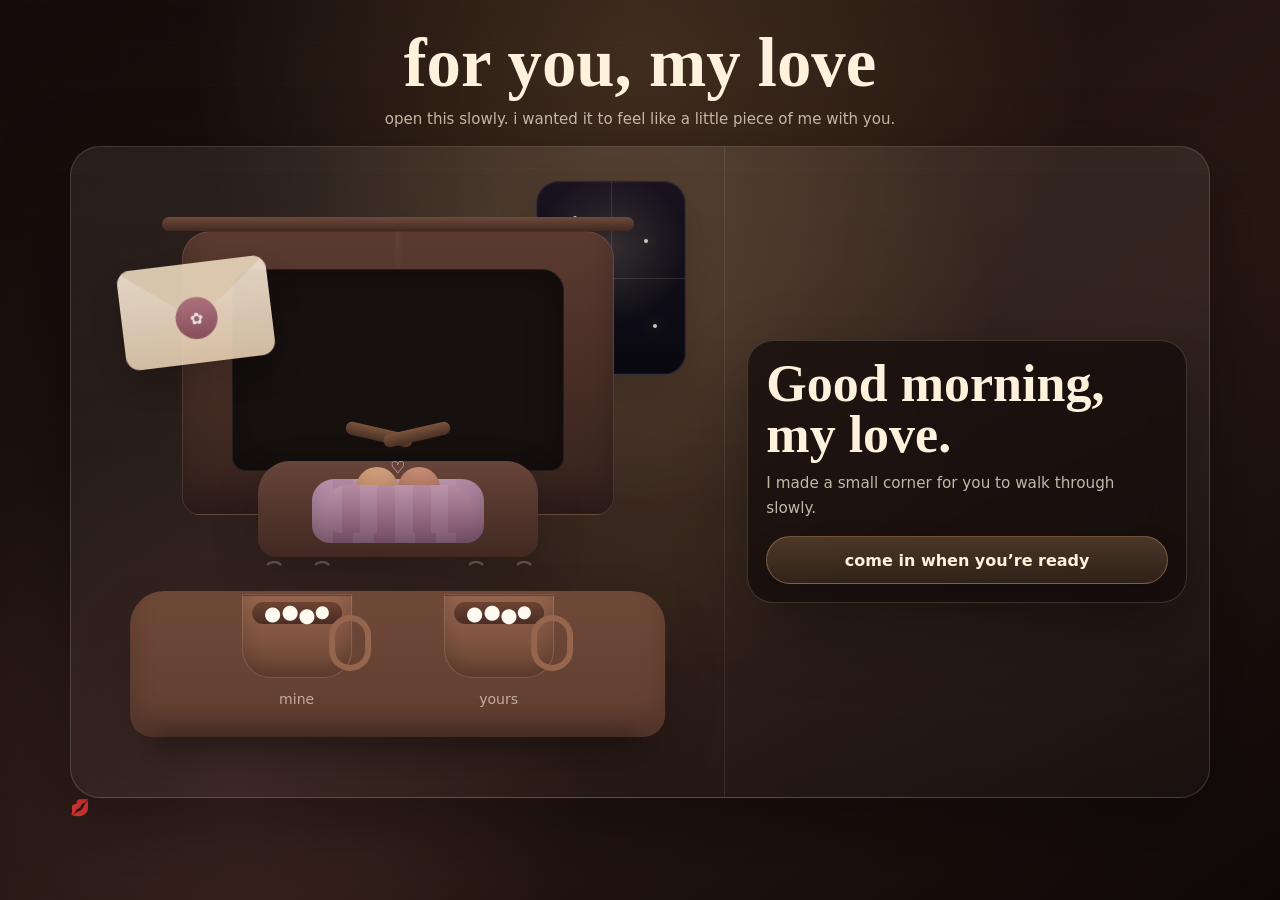
<file: valentines-extras-kitten-fixed.html>
<!doctype html>
<html lang="en">
<head>
  <meta charset="utf-8" />
  <meta name="viewport" content="width=device-width,initial-scale=1,viewport-fit=cover" />
  <meta name="robots" content="noindex,nofollow" />
  <meta name="theme-color" content="#140c0a" />
  <title>A little corner for you</title>

  <style>
    :root {
      --bg: #130c0a;
      --bg2: #271711;
      --cream: #fff2dd;
      --muted: rgba(255, 242, 221, .74);
      --line: rgba(255, 242, 221, .16);
      --card: rgba(20, 13, 11, .76);
      --gold: #ffbf78;
      --ember: #ff8f55;
      --rose: #d995a2;
      --rose2: #8d5264;
      --wood: #704838;
      --blanket: #b48ba5;
      --blanket2: #7e566d;
      --leaf: #b7c196;
      --shadow: rgba(0,0,0,.38);
    }

    * { box-sizing: border-box; -webkit-tap-highlight-color: transparent; }
    html { scroll-behavior: smooth; color-scheme: dark; }

    body {
      margin: 0;
      min-height: 100svh;
      font-family: ui-sans-serif, system-ui, -apple-system, BlinkMacSystemFont, "Segoe UI", sans-serif;
      color: var(--cream);
      background:
        radial-gradient(circle at 50% 6%, rgba(255, 191, 120, .16), transparent 28rem),
        radial-gradient(circle at 18% 86%, rgba(217, 149, 162, .12), transparent 22rem),
        linear-gradient(145deg, var(--bg), var(--bg2) 62%, #0e0908);
      overflow-x: hidden;
    }

    body::before {
      content: "";
      position: fixed;
      inset: 0;
      pointer-events: none;
      background-image:
        linear-gradient(rgba(255,255,255,.024) 1px, transparent 1px),
        linear-gradient(90deg, rgba(255,255,255,.016) 1px, transparent 1px);
      background-size: 42px 42px;
      mask-image: linear-gradient(to bottom, rgba(0,0,0,.55), transparent);
      z-index: -1;
    }

    button { font: inherit; }

    .page {
      width: min(100% - 18px, 860px);
      margin: 0 auto;
      padding: max(14px, env(safe-area-inset-top)) 0 calc(28px + env(safe-area-inset-bottom));
    }

    .top {
      text-align: center;
      padding: 0 6px 14px;
    }

    .eyebrow {
      margin: 0 0 7px;
      text-transform: uppercase;
      letter-spacing: .22em;
      color: rgba(255, 242, 221, .58);
      font-size: .68rem;
      font-weight: 850;
    }

    h1, h2, h3 {
      margin: 0;
      font-family: Georgia, "Times New Roman", serif;
      line-height: .98;
      text-wrap: balance;
    }

    h1 { font-size: clamp(2.2rem, 10vw, 4.3rem); }
    h2 { font-size: clamp(1.95rem, 8vw, 3.25rem); }
    h3 { font-size: clamp(1.7rem, 7vw, 2.4rem); }

    p { line-height: 1.62; }

    .subtitle {
      max-width: 540px;
      margin: 10px auto 0;
      color: var(--muted);
      font-size: .94rem;
    }

    .stage {
      border: 1px solid var(--line);
      border-radius: 30px;
      overflow: hidden;
      background:
        radial-gradient(circle at 50% 28%, rgba(255, 191, 120, .12), transparent 22rem),
        linear-gradient(180deg, rgba(255,255,255,.07), rgba(255,255,255,.025));
      box-shadow: 0 28px 80px var(--shadow);
      isolation: isolate;
    }

    .room {
      position: relative;
      min-height: 570px;
      overflow: hidden;
      border-bottom: 1px solid rgba(255,255,255,.08);
    }

    .window {
      position: absolute;
      top: 22px;
      right: 18px;
      width: 108px;
      height: 142px;
      border-radius: 22px;
      background:
        radial-gradient(circle at 50% 35%, rgba(255, 230, 190, .14), transparent 52%),
        linear-gradient(180deg, #18131e, #09080f);
      border: 1px solid rgba(255,255,255,.12);
      box-shadow: inset 0 0 0 1px rgba(255,255,255,.03), 0 18px 42px rgba(0,0,0,.20);
      overflow: hidden;
    }

    .window::before,
    .window::after {
      content: "";
      position: absolute;
      background: rgba(255, 242, 221, .12);
    }

    .window::before { width: 1px; height: 100%; left: 50%; top: 0; }
    .window::after { height: 1px; width: 100%; left: 0; top: 50%; }

    .star {
      position: absolute;
      width: 4px;
      height: 4px;
      border-radius: 999px;
      background: var(--cream);
      opacity: .8;
      box-shadow: 0 0 14px rgba(255,255,255,.55);
      animation: twinkle 3.5s ease-in-out infinite;
    }

    .star:nth-child(1) { left: 24%; top: 18%; }
    .star:nth-child(2) { left: 72%; top: 30%; animation-delay: .6s; }
    .star:nth-child(3) { left: 34%; top: 68%; animation-delay: 1.2s; }
    .star:nth-child(4) { left: 78%; top: 74%; animation-delay: 1.8s; }

    .fireplace {
      position: absolute;
      left: 50%;
      top: 72px;
      width: min(390px, 94%);
      height: 300px;
      transform: translateX(-50%);
    }

    .mantel {
      position: absolute;
      top: 0;
      left: 14px;
      right: 14px;
      height: 14px;
      border-radius: 999px;
      background: linear-gradient(180deg, #6d4a3b, #422920);
    }

    .brick {
      position: absolute;
      top: 14px;
      left: 34px;
      right: 34px;
      bottom: 42px;
      border-radius: 28px 28px 18px 18px;
      background:
        linear-gradient(90deg, transparent 49%, rgba(255,255,255,.03) 50%, transparent 51%),
        linear-gradient(180deg, #5b3b31, #34211c);
      border: 1px solid rgba(255,255,255,.08);
      box-shadow: inset 0 -20px 28px rgba(0,0,0,.20);
    }

    .firebox {
      position: absolute;
      top: 52px;
      left: 48px;
      right: 48px;
      bottom: 84px;
      border-radius: 22px 22px 14px 14px;
      background: #16100f;
      border: 1px solid rgba(255,255,255,.06);
      overflow: hidden;
      box-shadow: inset 0 0 38px rgba(0,0,0,.25);
      transition: box-shadow .35s ease, background .35s ease;
    }

    .firebox::after {
      content: "";
      position: absolute;
      inset: 0;
      background: radial-gradient(circle at 50% 72%, rgba(255, 191, 120, .12), transparent 66%);
      animation: fireGlow 2.4s ease-in-out infinite;
      pointer-events: none;
      opacity: 0;
      transition: opacity .35s ease;
    }

    .logs {
      position: absolute;
      left: 50%;
      bottom: 18px;
      width: 106px;
      height: 24px;
      transform: translateX(-50%);
      z-index: 2;
    }

    .logs::before,
    .logs::after {
      content: "";
      position: absolute;
      width: 68px;
      height: 13px;
      border-radius: 999px;
      background: linear-gradient(180deg, #7b543c, #493025);
    }

    .logs::before { left: 0; transform: rotate(13deg); }
    .logs::after { right: 0; transform: rotate(-13deg); }

    .flame {
      position: absolute;
      left: 50%;
      bottom: 38px;
      width: 64px;
      height: 116px;
      transform: translateX(-50%) scale(.65);
      border-radius: 55% 55% 55% 55% / 72% 72% 38% 38%;
      background: radial-gradient(circle at 50% 78%, #fff2ce 0 18%, #ffc76d 20% 46%, #ff8b4a 50% 72%, transparent 76%);
      animation: flicker 1.25s ease-in-out infinite;
      opacity: 0;
      will-change: transform, filter;
      z-index: 3;
      transition: opacity .35s ease, transform .35s ease;
    }

    .flame.small {
      left: calc(50% + 31px);
      bottom: 46px;
      width: 44px;
      height: 82px;
      animation-delay: .18s;
    }

    .emberbed {
      position: absolute;
      left: 30px;
      right: 30px;
      bottom: 8px;
      height: 22px;
      background:
        radial-gradient(circle at 25% 50%, rgba(255, 139, 74, .75), transparent 28%),
        radial-gradient(circle at 50% 55%, rgba(255, 207, 120, .65), transparent 24%),
        radial-gradient(circle at 75% 50%, rgba(255, 139, 74, .65), transparent 28%);
      filter: blur(3px);
      animation: emberPulse 2s ease-in-out infinite;
      z-index: 1;
      opacity: 0;
      transition: opacity .35s ease;
    }

    .room.is-lit .firebox {
      background: radial-gradient(circle at 50% 100%, rgba(255, 151, 75, .18), transparent 70%), #1b1110;
      box-shadow: inset 0 0 84px rgba(255, 139, 74, .15), 0 0 70px rgba(255, 139, 74, .10);
    }

    .room.is-lit .firebox::after,
    .room.is-lit .emberbed { opacity: 1; }

    .room.is-lit .flame {
      opacity: 1;
      transform: translateX(-50%) scale(1);
    }

    .sofa {
      position: absolute;
      left: 50%;
      bottom: 0;
      width: 250px;
      height: 86px;
      border-radius: 32px 32px 18px 18px;
      transform: translateX(-50%);
      background: linear-gradient(180deg, #684439, #402922);
      box-shadow: 0 20px 48px rgba(0,0,0,.18);
    }

    .blanket {
      position: absolute;
      left: 50%;
      top: 18px;
      width: 172px;
      height: 64px;
      border-radius: 22px 22px 18px 18px;
      transform: translateX(-50%);
      background:
        linear-gradient(90deg, rgba(255,255,255,.08) 0 12%, transparent 12% 24%, rgba(255,255,255,.08) 24% 36%, transparent 36% 48%, rgba(255,255,255,.08) 48% 60%, transparent 60% 72%, rgba(255,255,255,.08) 72% 84%, transparent 84%),
        linear-gradient(180deg, var(--blanket), var(--blanket2));
      box-shadow: inset 0 -10px 18px rgba(0,0,0,.14);
    }

    .cuddle {
      position: absolute;
      left: 50%;
      bottom: 24px;
      width: 156px;
      height: 66px;
      transform: translateX(-50%);
      z-index: 2;
    }

    .head {
      position: absolute;
      top: 0;
      width: 42px;
      height: 42px;
      border-radius: 999px;
      background: linear-gradient(180deg, #d2a17f, #a97455);
      box-shadow: inset 0 -8px 14px rgba(0,0,0,.10);
    }

    .head.me { left: 36px; }
    .head.her { right: 36px; background: linear-gradient(180deg, #c98f76, #8f5c4d); }

    .cuddle-blanket {
      position: absolute;
      left: 50%;
      bottom: 0;
      width: 148px;
      height: 48px;
      border-radius: 24px 24px 18px 18px;
      transform: translateX(-50%);
      background:
        linear-gradient(90deg, rgba(255,255,255,.08) 0 12%, transparent 12% 24%, rgba(255,255,255,.08) 24% 36%, transparent 36% 48%, rgba(255,255,255,.08) 48% 60%, transparent 60% 72%, rgba(255,255,255,.08) 72% 84%, transparent 84%),
        linear-gradient(180deg, #b68ba2, #7e566d);
    }

    .cuddle-heart {
      position: absolute;
      left: 50%;
      top: -10px;
      transform: translateX(-50%);
      color: #ffd7d7;
      font-size: 1.05rem;
      animation: heartFloat 2.4s ease-in-out infinite;
    }

    .cat {
      position: absolute;
      left: 32px;
      bottom: 30px;
      width: 96px;
      height: 78px;
      filter: drop-shadow(0 12px 22px rgba(0,0,0,.22));
    }

    .cat-body {
      position: absolute;
      left: 12px;
      bottom: 0;
      width: 54px;
      height: 40px;
      border-radius: 22px 22px 20px 18px;
      background: linear-gradient(180deg, #c6a28c, #8f6a59);
    }

    .cat-head {
      position: absolute;
      left: 50px;
      bottom: 22px;
      width: 34px;
      height: 32px;
      border-radius: 50%;
      background: linear-gradient(180deg, #cfad94, #9b7662);
    }

    .cat-head::before,
    .cat-head::after {
      content: "";
      position: absolute;
      top: -8px;
      width: 10px;
      height: 12px;
      background: linear-gradient(180deg, #cfad94, #9b7662);
      clip-path: polygon(50% 0, 100% 100%, 0 100%);
    }

    .cat-head::before { left: 3px; transform: rotate(-16deg); }
    .cat-head::after { right: 3px; transform: rotate(16deg); }

    .cat-tail {
      position: absolute;
      left: 0;
      bottom: 18px;
      width: 46px;
      height: 12px;
      border-radius: 999px;
      background: linear-gradient(180deg, #cfad94, #9b7662);
      transform-origin: 100% 50%;
      animation: tailSwish 2.1s ease-in-out infinite;
    }

    .cat-eye {
      position: absolute;
      top: 13px;
      width: 4px;
      height: 4px;
      border-radius: 999px;
      background: #3c241a;
    }

    .cat-eye.left { left: 10px; }
    .cat-eye.right { right: 10px; }


    .cat {
      position: absolute;
      left: 18px;
      bottom: 118px;
      width: 108px;
      height: 86px;
      filter: drop-shadow(0 12px 22px rgba(0,0,0,.22));
      z-index: 4;
      transform: scale(1.02);
    }

    .cat-body {
      position: absolute;
      left: 12px;
      bottom: 0;
      width: 54px;
      height: 40px;
      border-radius: 22px 22px 20px 18px;
      background: linear-gradient(180deg, #c6a28c, #8f6a59);
    }

    .cat-head {
      position: absolute;
      left: 50px;
      bottom: 22px;
      width: 34px;
      height: 32px;
      border-radius: 50%;
      background: linear-gradient(180deg, #cfad94, #9b7662);
    }

    .cat-head::before,
    .cat-head::after {
      content: "";
      position: absolute;
      top: -8px;
      width: 10px;
      height: 12px;
      background: linear-gradient(180deg, #cfad94, #9b7662);
      clip-path: polygon(50% 0, 100% 100%, 0 100%);
    }

    .cat-head::before { left: 3px; transform: rotate(-16deg); }
    .cat-head::after { right: 3px; transform: rotate(16deg); }

    .cat-tail {
      position: absolute;
      left: 0;
      bottom: 18px;
      width: 46px;
      height: 12px;
      border-radius: 999px;
      background: linear-gradient(180deg, #cfad94, #9b7662);
      transform-origin: 100% 50%;
      animation: tailSwish 2.1s ease-in-out infinite;
    }

    .cat-eye {
      position: absolute;
      top: 13px;
      width: 4px;
      height: 4px;
      border-radius: 999px;
      background: #3c241a;
      animation: catBlink 5s infinite;
      transform-origin: center;
    }

    .cat-eye.left { left: 10px; }
    .cat-eye.right { right: 10px; }

    .gift-tag {
      position: absolute;
      left: 50%;
      bottom: -18px;
      transform: translateX(-50%);
      color: rgba(255,242,221,.88);
      font-size: .76rem;
      letter-spacing: .14em;
      text-transform: lowercase;
      white-space: nowrap;
      text-shadow: 0 0 12px rgba(255, 226, 170, .4);
      animation: giftGlow 2.4s ease-in-out infinite;
    }

    .gift-box::after {
      content: "";
      position: absolute;
      inset: 18px 28px 8px;
      border-radius: 24px;
      background: radial-gradient(circle, rgba(255, 208, 150, .18), transparent 68%);
      filter: blur(10px);
      z-index: 0;
      animation: giftAura 3s ease-in-out infinite;
    }

    .sky-section {
      background:
        radial-gradient(circle at 50% 16%, rgba(255,255,255,.09), transparent 18rem),
        radial-gradient(circle at 78% 18%, rgba(166, 179, 255, .12), transparent 14rem),
        linear-gradient(180deg, #05060f, #0b1022 42%, #171428);
      min-height: 580px;
      position: relative;
      display: none;
      align-items: center;
      justify-items: center;
      overflow: hidden;
    }

    .sky-section::after {
      content: "";
      position: absolute;
      left: 0;
      right: 0;
      bottom: 0;
      height: 160px;
      background: linear-gradient(180deg, transparent, rgba(255, 191, 120, .08) 45%, rgba(255, 191, 120, .12));
      pointer-events: none;
    }

    .sky-copy {
      position: relative;
      z-index: 2;
      text-align: center;
      max-width: 640px;
      padding-top: 26px;
    }

    .sky-cuddle {
      position: relative;
      z-index: 2;
      width: 280px;
      height: 170px;
      margin-top: 28px;
      filter: drop-shadow(0 18px 36px rgba(0,0,0,.25));
    }

    .sky-cuddle::before {
      content: "";
      position: absolute;
      left: 50%;
      bottom: 24px;
      width: 220px;
      height: 84px;
      transform: translateX(-50%);
      border-radius: 999px;
      background: radial-gradient(circle, rgba(255, 223, 180, .16), transparent 68%);
      filter: blur(10px);
    }

    .cat { display: none !important; }


    .cuddle .head {
      transition: left 1.2s ease, right 1.2s ease, top 1.2s ease, transform 1.2s ease, opacity .6s ease;
    }

    .cuddle-blanket {
      transition: width 1.4s ease, height 1.4s ease, transform 1.4s ease, bottom 1.4s ease, border-radius 1.4s ease;
    }

    .room.is-cuddled .head.me {
      left: 44px;
      top: 3px;
      transform: rotate(-4deg);
    }

    .room.is-cuddled .head.her {
      right: 44px;
      top: 3px;
      transform: rotate(4deg);
    }

    .room.is-cuddled .cuddle-blanket {
      width: 164px;
      height: 58px;
      bottom: -2px;
      border-radius: 28px 28px 22px 22px;
      transform: translateX(-50%) translateY(-2px);
      box-shadow: 0 10px 24px rgba(0,0,0,.18);
    }

    .room.is-cuddled .cuddle-heart {
      animation-duration: 3.4s;
    }

    .table {
      position: absolute;
      left: 50%;
      top: 390px;
      width: min(340px, 86%);
      height: 112px;
      transform: translateX(-50%);
      border-radius: 34px 34px 22px 22px;
      background: linear-gradient(180deg, #704938, #5f3d30);
      box-shadow: inset 0 -16px 26px rgba(0,0,0,.16), 0 24px 54px rgba(0,0,0,.20);
    }

    .table::after {
      content: "";
      position: absolute;
      left: 25px;
      right: 25px;
      bottom: -12px;
      height: 18px;
      border-radius: 999px;
      background: rgba(0,0,0,.24);
      filter: blur(10px);
    }

    .mugs {
      position: absolute;
      inset: 0;
      display: flex;
      align-items: center;
      justify-content: center;
      gap: 52px;
      transform: translateY(-20px);
    }

    .mug {
      position: relative;
      width: 78px;
      height: 64px;
      border-radius: 0 0 20px 20px;
      background: linear-gradient(180deg, #96654e, #6c4534);
      border: 1px solid rgba(255,255,255,.10);
      box-shadow: inset 0 -10px 18px rgba(0,0,0,.18);
      transform-origin: 50% 90%;
    }

    .mug::before {
      content: "";
      position: absolute;
      top: 7px;
      left: 7px;
      right: 7px;
      height: 17px;
      border-radius: 999px;
      background: linear-gradient(180deg, #6c4332, #4a2d23);
    }

    .mug::after {
      content: "";
      position: absolute;
      top: 16px;
      right: -15px;
      width: 22px;
      height: 30px;
      border-radius: 999px;
      border: 5px solid #96654e;
    }

    .mug-label {
      position: absolute;
      top: 74px;
      left: 50%;
      transform: translateX(-50%);
      color: rgba(255, 242, 221, .62);
      font-size: .78rem;
      white-space: nowrap;
    }

    .mallows {
      position: absolute;
      top: 9px;
      left: 50%;
      width: 52px;
      height: 16px;
      transform: translateX(-50%);
      background:
        radial-gradient(circle at 15% 50%, #fffaf0 0 7px, transparent 8px),
        radial-gradient(circle at 40% 42%, #fffaf0 0 7px, transparent 8px),
        radial-gradient(circle at 64% 58%, #fffaf0 0 7px, transparent 8px),
        radial-gradient(circle at 86% 40%, #fffaf0 0 6px, transparent 7px);
      z-index: 2;
    }

    .steam {
      position: absolute;
      top: -34px;
      width: 22px;
      height: 46px;
      border-radius: 999px;
      border: 2px solid rgba(255, 242, 221, .24);
      border-color: rgba(255, 242, 221, .24) transparent transparent transparent;
      animation: steam 3.6s ease-in-out infinite;
    }

    .steam.one { left: 20px; }
    .steam.two { right: 18px; animation-delay: .9s; }

    .room.is-cheering .mug:first-child { animation: cheersLeft 1.6s ease-in-out 2; }
    .room.is-cheering .mug:last-child { animation: cheersRight 1.6s ease-in-out 2; }

    .letter-prop {
      position: absolute;
      left: 18px;
      top: 96px;
      width: 104px;
      height: 72px;
      transform: rotate(-7deg);
      border-radius: 14px;
      background: linear-gradient(180deg, #f7ead8, #e6ceb2);
      box-shadow: 0 16px 34px rgba(0,0,0,.22);
      opacity: .9;
    }

    .letter-prop::before {
      content: "";
      position: absolute;
      inset: 0;
      clip-path: polygon(0 0, 100% 0, 50% 58%);
      background: #ead7bd;
      border-radius: 14px 14px 0 0;
    }

    .lily-seal-small {
      position: absolute;
      left: 50%;
      top: 23px;
      width: 31px;
      height: 31px;
      border-radius: 999px;
      transform: translateX(-50%);
      background: linear-gradient(180deg, #b87986, #8e5360);
      display: grid;
      place-items: center;
      font-size: 1rem;
      color: #fff9f1;
      z-index: 2;
    }

    .step-area { padding: 14px; }

    .panel {
      border: 1px solid var(--line);
      border-radius: 26px;
      padding: 18px;
      background: var(--card);
      backdrop-filter: blur(18px);
      box-shadow: 0 24px 70px rgba(0,0,0,.30);
    }

    .panel.is-hidden { display: none; }

    .panel p {
      color: var(--muted);
      font-size: .95rem;
      margin: 10px 0 0;
    }


    /* remove stray kiss-corner decorations everywhere */
    .button::before,
    .button::after,
    .panel::before,
    .panel::after,
    .flower-section::before,
    .flower-section::after,
    .letter-section::before,
    .letter-section::after,
    .movie-section::before,
    .movie-section::after {
      content: none !important;
      display: none !important;
    }

    #receiveKissBtn {
      padding-left: 17px !important;
    }

    #receiveKissBtn::before,
    #receiveKissBtn::after {
      content: none !important;
      display: none !important;
    }

    .button {
      appearance: none;
      border: 1px solid rgba(255, 194, 135, .30);
      border-radius: 999px;
      background: linear-gradient(180deg, rgba(255, 194, 135, .22), rgba(255, 194, 135, .10));
      color: var(--cream);
      min-height: 48px;
      padding: 13px 17px;
      font-weight: 740;
      cursor: pointer;
      transition: transform .2s ease, border-color .2s ease, opacity .2s ease;
      box-shadow: 0 14px 30px rgba(0,0,0,.16);
      touch-action: manipulation;
    }

    .button:hover:not(:disabled),
    .button:focus-visible {
      transform: translateY(-2px);
      border-color: rgba(255, 194, 135, .52);
    }

    .button.full { width: 100%; margin-top: 16px; }
    .button.alt { background: rgba(255,255,255,.05); border-color: rgba(255,255,255,.12); }

    /* make absolutely sure the kiss decoration only appears on the receive-kiss button */
    .button::before,
    .button::after {
      content: none !important;
      display: none !important;
    }
.cozy-letter {
      background: linear-gradient(180deg, #f8ead8, #e8cfb4);
      box-shadow: 0 22px 44px rgba(0,0,0,.22), 0 0 0 1px rgba(255,255,255,.04) inset;
    }

    .cozy-letter .paper {
      background:
        linear-gradient(180deg, rgba(255,255,255,.15), rgba(255,255,255,0)),
        repeating-linear-gradient(180deg, transparent 0 22px, rgba(120,93,77,.07) 22px 23px),
        linear-gradient(180deg, #fffaf1, #f7ebda);
    }

    .cozy-letter .wax {
      background: linear-gradient(180deg, #c98695, #945a68);
    }

    .seal-flower {
      font-size: 1.35rem;
      line-height: 1;
      filter: drop-shadow(0 1px 0 rgba(255,255,255,.22));
    }

    .envelope-label {
      position: absolute;
      left: 50%;
      bottom: 16px;
      transform: translateX(-50%);
      font-family: Georgia, "Times New Roman", serif;
      color: rgba(88,62,55,.9);
      font-size: 1.18rem;
      text-transform: lowercase;
      z-index: 5;
      letter-spacing: .02em;
    }

    .letter {
      position: relative;
      margin-top: 46px;
      text-align: left;
      border: 1px solid rgba(255,255,255,.11);
      border-radius: 22px;
      padding: 20px;
      background:
        linear-gradient(180deg, rgba(255,255,255,.14), rgba(255,255,255,.04)),
        repeating-linear-gradient(180deg, transparent 0 24px, rgba(255,255,255,.055) 24px 25px),
        rgba(255, 242, 221, .07);
      color: var(--muted);
      line-height: 1.62;
      overflow: hidden;
    }

    .letter::before {
      content: "♡";
      position: absolute;
      right: 18px;
      top: 12px;
      color: rgba(255,242,221,.42);
      font-size: 1.15rem;
      transform: rotate(5deg);
      font-family: Georgia, "Times New Roman", serif;
    }



    .game-area {
      position: relative;
      height: 206px;
      border-radius: 22px;
      overflow: hidden;
      border: 1px solid rgba(255,255,255,.10);
      background:
        radial-gradient(circle at 50% 0, rgba(255, 242, 221, .08), transparent 65%),
        linear-gradient(180deg, #1e1514, #120d0d);
      margin-top: 14px;
      user-select: none;
    }

    .lane-guide {
      position: absolute;
      inset: 0;
      display: grid;
      grid-template-columns: repeat(3, 1fr);
      pointer-events: none;
    }

    .lane-guide span {
      border-right: 1px dashed rgba(255,255,255,.08);
    }

    .lane-guide span:last-child { border-right: 0; }

    .lane-hint {
      position: absolute;
      left: 50%;
      top: 12px;
      transform: translateX(-50%);
      color: rgba(255,242,221,.44);
      font-size: .72rem;
      letter-spacing: .12em;
      text-transform: lowercase;
      white-space: nowrap;
      pointer-events: none;
      z-index: 2;
    }

    .game-cup {
      position: absolute;
      bottom: 16px;
      left: 0;
      width: 82px;
      height: 46px;
      border-radius: 0 0 18px 18px;
      background: linear-gradient(180deg, #95654e, #704937);
      border: 1px solid rgba(255,255,255,.10);
      will-change: transform;
      transition: transform .18s ease-out;
      z-index: 3;
    }

    .game-cup::before {
      content: "";
      position: absolute;
      top: -4px;
      left: 4px;
      right: 4px;
      height: 8px;
      border-radius: 999px;
      background: #fff8ed;
    }

    .game-cup::after {
      content: "";
      position: absolute;
      top: 8px;
      right: -14px;
      width: 20px;
      height: 24px;
      border-radius: 999px;
      border: 4px solid #95654e;
    }

    .falling-mallow {
      position: absolute;
      width: 22px;
      height: 22px;
      border-radius: 7px;
      background: linear-gradient(180deg, #fffdf7, #f4eadc);
      box-shadow: inset 0 -2px 4px rgba(0,0,0,.06);
      pointer-events: none;
      z-index: 2;
      will-change: transform;
    }

    .controls {
      display: grid;
      grid-template-columns: 58px 1fr 58px;
      gap: 10px;
      margin-top: 12px;
    }

    .score-row {
      display: flex;
      justify-content: space-between;
      gap: 12px;
      margin-top: 12px;
      color: var(--muted);
      font-size: .92rem;
      flex-wrap: wrap;
    }

    .score-row strong { color: var(--cream); }

    .below {
      padding: 24px 0 0;
      display: grid;
      gap: 22px;
    }

    .flower-section,
    .letter-section,
    .movie-section,
    .sky-section {
      border: 1px solid var(--line);
      border-radius: 30px;
      padding: 24px;
      background:
        linear-gradient(180deg, rgba(255,255,255,.07), rgba(255,255,255,.025)),
        rgba(20, 13, 11, .55);
      box-shadow: 0 24px 70px rgba(0,0,0,.30);
      text-align: center;
      overflow: hidden;
    }

    .flower-section p,
    .letter-section p,
    .movie-section p,
    .sky-section p {
      color: var(--muted);
      margin: 12px auto 0;
      max-width: 560px;
    }


    .carta-card,
    .carta-paper,
    .carta-flap,
    .carta-seal,
    .carta-title,
    .carta-sub,
    .carta-lily,
    .sketchbook,
    .sketchbook-page,
    .sketchbook-lily,
    .sketchbook-title,
    .sketchbook-sub,
    .sketchbook-stamp {
      display: none !important;
    }

    .gift-scene {
      position: relative;
      display: grid;
      place-items: center;
      min-height: 490px;
      margin-top: 10px;
    }

    .gift-box {
      position: relative;
      width: min(240px, 72vw);
      height: 196px;
      border: 0;
      background: transparent;
      cursor: pointer;
      transition: transform .25s ease;
      z-index: 6;
      touch-action: manipulation;
    }

    .gift-box:hover,
    .gift-box:focus-visible {
      transform: translateY(-4px);
    }

    .gift-body,
    .gift-lid {
      position: absolute;
      left: 50%;
      transform: translateX(-50%);
      background:
        linear-gradient(90deg, transparent 45%, rgba(255,255,255,.16) 45% 55%, transparent 55%),
        linear-gradient(180deg, #d99ba8, #985c70);
      box-shadow: 0 20px 42px rgba(0,0,0,.24);
    }

    .gift-body {
      bottom: 18px;
      width: 196px;
      height: 120px;
      border-radius: 18px 18px 24px 24px;
    }

    .gift-lid {
      top: 28px;
      width: 220px;
      height: 52px;
      border-radius: 18px;
      z-index: 3;
      transform-origin: 50% 100%;
      transition: transform 1s cubic-bezier(.2,.9,.2,1.15), opacity .55s ease;
    }

    .gift-ribbon.vertical,
    .gift-ribbon.horizontal {
      position: absolute;
      left: 50%;
      background: rgba(255,242,221,.62);
      z-index: 5;
      border-radius: 999px;
      pointer-events: none;
    }

    .gift-ribbon.vertical {
      bottom: 18px;
      width: 28px;
      height: 120px;
      transform: translateX(-50%);
    }

    .gift-ribbon.horizontal {
      bottom: 76px;
      width: 196px;
      height: 24px;
      transform: translateX(-50%);
    }

    .gift-tag {
      position: absolute;
      left: 50%;
      bottom: -18px;
      transform: translateX(-50%);
      color: rgba(255,242,221,.72);
      font-size: .76rem;
      letter-spacing: .14em;
      text-transform: lowercase;
      white-space: nowrap;
    }

    .bouquet-stage {
      position: absolute;
      inset: 0;
      display: grid;
      place-items: center;
      opacity: 0;
      transform: translateY(30px) scale(.72);
      transition: opacity .7s ease .35s, transform 1.15s cubic-bezier(.2,.9,.2,1.12) .35s;
      pointer-events: none;
    }

    .bouquet-stage::before {
      content: "";
      position: absolute;
      width: min(330px, 86vw);
      height: min(330px, 86vw);
      border-radius: 999px;
      background: radial-gradient(circle, rgba(255, 242, 221, .20), rgba(217, 149, 162, .10) 44%, transparent 70%);
      filter: blur(14px);
      animation: lilyAura 3s ease-in-out infinite;
    }

    .bouquet {
      position: relative;
      width: min(330px, 88vw);
      height: min(330px, 88vw);
      overflow: visible;
      filter: drop-shadow(0 22px 44px rgba(0,0,0,.30));
    }

    .bouquet .stem {
      fill: none;
      stroke: var(--leaf);
      stroke-width: 6;
      stroke-linecap: round;
      stroke-dasharray: 120;
      stroke-dashoffset: 120;
    }

    .bouquet .leaf {
      fill: rgba(183,193,150,.24);
      stroke: var(--leaf);
      stroke-width: 3;
      opacity: 0;
      transform-box: fill-box;
      transform-origin: center;
      transform: scale(.4);
    }

    .bouquet .petal {
      fill: #fff8ed;
      stroke: rgba(255,255,255,.62);
      stroke-width: 2;
      transform-box: fill-box;
      transform-origin: center bottom;
      transform: scale(.05) translateY(42px);
      opacity: 0;
    }

    .bouquet .petal.blush { fill: #f6dfdc; }
    .bouquet .petal.gold { fill: #ffe3bc; }
    .bouquet .center { fill: #ffe7a8; opacity: 0; }

    .heart-ribbon {
      fill: none;
      stroke: #f0a4b4;
      stroke-width: 8;
      stroke-linecap: round;
      stroke-linejoin: round;
      stroke-dasharray: 260;
      stroke-dashoffset: 260;
      filter: drop-shadow(0 4px 10px rgba(0,0,0,.18));
    }

    .firefly,
    .aroma {
      position: absolute;
      opacity: 0;
      pointer-events: none;
    }

    .firefly {
      width: 8px;
      height: 8px;
      border-radius: 999px;
      background: rgba(255, 230, 160, .95);
      box-shadow: 0 0 16px rgba(255, 230, 160, .75);
    }

    .firefly.one { left: 16%; top: 22%; }
    .firefly.two { right: 18%; top: 18%; animation-delay: .7s; }
    .firefly.three { left: 22%; bottom: 28%; animation-delay: 1.2s; }
    .firefly.four { right: 20%; bottom: 30%; animation-delay: .3s; }
    .firefly.five { left: 48%; top: 10%; animation-delay: 1.7s; }

    .aroma {
      width: 54px;
      height: 84px;
      border-radius: 999px;
      border: 2px solid rgba(255,242,221,.18);
      border-color: rgba(255,242,221,.20) transparent transparent transparent;
      filter: blur(.3px);
    }

    .aroma.one { left: 28%; top: 12%; }
    .aroma.two { right: 28%; top: 18%; animation-delay: .9s; }

    .gift-quote {
      opacity: 0;
      transform: translateY(14px);
      transition: opacity .7s ease 2.05s, transform .7s ease 2.05s;
      margin-top: 22px !important;
      border: 1px solid rgba(255,255,255,.11);
      border-radius: 22px;
      padding: 18px;
      background: rgba(16, 10, 9, .78);
      font-family: Georgia, "Times New Roman", serif;
      font-size: clamp(1.16rem, 5vw, 1.6rem);
      line-height: 1.4;
      color: var(--cream) !important;
      max-width: 590px;
      position: relative;
      z-index: 8;
      text-shadow: 0 1px 0 rgba(0,0,0,.15);
    }

    .gift-scene.is-open .gift-lid {
      transform: translateX(-50%) translateY(-102px) rotate(-14deg);
      opacity: .92;
    }

    .gift-scene.is-open .gift-body,
    .gift-scene.is-open .gift-ribbon,
    .gift-scene.is-open .gift-tag {
      opacity: 0;
      transition: opacity .35s ease .22s;
    }

    .gift-scene.is-open .gift-box { opacity: 0; pointer-events: none; transition: opacity .45s ease .18s; }
    .gift-scene.is-open .gift-tag { opacity: 0 !important; visibility: hidden; }
    .gift-scene.is-open .gift-lid,
    .gift-scene.is-open .gift-body,
    .gift-scene.is-open .gift-ribbon { pointer-events: none; }
    .gift-scene.is-open .bouquet-stage {
      opacity: 1;
      transform: translateY(-20px) scale(1);
    }

    .gift-scene.is-open .bouquet .stem { animation: drawStem .7s ease forwards .32s; }
    .gift-scene.is-open .bouquet .leaf { animation: leafBloom .55s ease forwards .72s; }
    .gift-scene.is-open .bouquet .petal { animation: petalBloom .72s cubic-bezier(.2,.9,.2,1.25) forwards .82s; }
    .gift-scene.is-open .bouquet .f2 .petal { animation-delay: .96s; }
    .gift-scene.is-open .bouquet .f3 .petal { animation-delay: 1.06s; }
    .gift-scene.is-open .bouquet .f4 .petal { animation-delay: 1.16s; }
    .gift-scene.is-open .bouquet .f5 .petal { animation-delay: 1.26s; }
    .gift-scene.is-open .bouquet .center { animation: centerPop .45s ease forwards 1.35s; }
    .gift-scene.is-open .heart-ribbon { animation: ribbonDraw .85s ease forwards 1.15s; }
    .gift-scene.is-open .firefly { animation: firefly 3.4s ease-in-out infinite 1.45s; }
    .gift-scene.is-open .aroma { animation: aroma 4.2s ease-in-out infinite 1.45s; }
    .gift-scene.is-open .gift-quote { opacity: 1; transform: translateY(0); }

    .envelope {
      position: relative;
      width: min(280px, 100%);
      height: 172px;
      margin: 20px auto 8px;
      border: 0;
      padding: 0;
      border-radius: 24px;
      background: linear-gradient(180deg, #f7ead8, #e6ceb2);
      box-shadow: 0 20px 45px rgba(0,0,0,.22);
      cursor: pointer;
      transition: transform .2s ease;
      display: block;
      touch-action: manipulation;
    }

    .envelope:hover,
    .envelope:focus-visible { transform: translateY(-3px); }

    .envelope-flap {
      position: absolute;
      inset: 0;
      clip-path: polygon(0 0, 100% 0, 50% 58%);
      border-radius: 24px 24px 0 0;
      background: #ead7bd;
      transform-origin: top center;
      transition: transform .8s ease;
      z-index: 3;
    }

    .paper {
      position: absolute;
      left: 18px;
      right: 18px;
      top: 28px;
      bottom: 18px;
      border-radius: 14px;
      background: linear-gradient(180deg, #fffaf1, #f6ebda);
      transform: translateY(16px);
      transition: transform .8s ease;
      z-index: 1;
    }

    .wax {
      position: absolute;
      left: 50%;
      top: 54px;
      width: 64px;
      height: 64px;
      transform: translateX(-50%);
      border-radius: 999px;
      background: linear-gradient(180deg, #b87986, #8e5360);
      display: grid;
      place-items: center;
      z-index: 4;
      box-shadow: 0 12px 22px rgba(0,0,0,.18);
      animation: pulse 3s ease-in-out infinite;
      transition: transform .6s ease, opacity .6s ease;
    }

    .tiny-lily { width: 44px; height: 44px; overflow: visible; }
    .tiny-lily path {
      fill: #fff8ee;
      stroke: rgba(255,255,255,.68);
      stroke-width: 2.2;
      stroke-linejoin: round;
    }

    .tiny-lily .stem {
      fill: none;
      stroke: #fff8ee;
      stroke-width: 4;
      stroke-linecap: round;
    }

    .letter-section.is-open .envelope-flap { transform: rotateX(180deg); }
    .letter-section.is-open .paper { transform: translateY(-36px); }
    .letter-section.is-open .wax {
      animation: none;
      opacity: .82;
      transform: translateX(-50%) scale(.88);
    }

    .letter {
      margin-top: 46px;
      text-align: left;
      border: 1px solid rgba(255,255,255,.11);
      border-radius: 22px;
      padding: 20px;
      background: rgba(255, 242, 221, .08);
      color: var(--muted);
      line-height: 1.62;
    }

    .letter h3 { color: var(--cream); margin-bottom: 12px; }
    .signature {
      font-family: Georgia, "Times New Roman", serif;
      color: var(--cream) !important;
      font-size: 1.22rem !important;
      margin-top: 18px !important;
    }

    .movie-options {
      display: grid;
      gap: 12px;
      grid-template-columns: 1fr;
      margin-top: 20px;
    }

    .yay {
      display: none;
      margin-top: 20px;
      border: 1px solid rgba(255,255,255,.12);
      border-radius: 24px;
      padding: 20px;
      background:
        radial-gradient(circle at 50% 0%, rgba(255, 191, 120, .20), transparent 70%),
        rgba(255,255,255,.06);
    }

    .yay.is-visible {
      display: block;
      animation: yayPop .45s ease both;
    }

    .yay strong {
      display: block;
      font-family: Georgia, "Times New Roman", serif;
      font-size: clamp(2rem, 10vw, 3.5rem);
      color: var(--cream);
      text-shadow: 0 0 24px rgba(255, 191, 120, .22);
    }

    .blush {
      display: inline-grid;
      place-items: center;
      margin-top: 12px;
      width: 74px;
      height: 74px;
      border-radius: 999px;
      background: #ffd79b;
      color: #5b352b;
      font-size: 2.1rem;
      box-shadow: 0 16px 36px rgba(0,0,0,.22);
      animation: blushBounce 1.6s ease-in-out infinite;
    }

    .sky-section {
      background:
        radial-gradient(circle at 50% 18%, rgba(255,255,255,.08), transparent 20rem),
        linear-gradient(180deg, #080814, #111225 42%, #181325);
      min-height: 540px;
      position: relative;
      display: none;
      align-items: center;
      justify-items: center;
      overflow: hidden;
    }

    .sky-section.is-visible {
      display: grid;
      animation: yayPop .5s ease both;
    }

    .sky-stars {
      position: absolute;
      inset: 0;
      pointer-events: none;
    }

    .sky-stars span {
      position: absolute;
      width: 4px;
      height: 4px;
      border-radius: 999px;
      background: #fff6de;
      box-shadow: 0 0 12px rgba(255,255,255,.5);
      animation: twinkle 3.5s ease-in-out infinite;
    }

    .sky-stars span:nth-child(1) { left: 12%; top: 18%; }
    .sky-stars span:nth-child(2) { left: 22%; top: 30%; animation-delay: .8s; }
    .sky-stars span:nth-child(3) { left: 76%; top: 22%; animation-delay: 1.4s; }
    .sky-stars span:nth-child(4) { left: 68%; top: 14%; animation-delay: .3s; }
    .sky-stars span:nth-child(5) { left: 48%; top: 20%; animation-delay: 1.7s; }
    .sky-stars span:nth-child(6) { left: 84%; top: 36%; animation-delay: 1.1s; }
    .sky-stars span:nth-child(7) { left: 18%; top: 44%; animation-delay: .5s; }
    .sky-stars span:nth-child(8) { left: 58%; top: 34%; animation-delay: 1.9s; }

    .shooting-star {
      position: absolute;
      top: 90px;
      left: -40px;
      width: 140px;
      height: 2px;
      background: linear-gradient(90deg, rgba(255,255,255,0), rgba(255,240,200,.95), rgba(255,255,255,0));
      transform: rotate(-22deg);
      filter: drop-shadow(0 0 10px rgba(255,240,200,.65));
      animation: shootingStar 5.5s ease-in-out infinite;
    }

    .sky-copy {
      position: relative;
      z-index: 2;
      text-align: center;
      max-width: 640px;
      padding-top: 18px;
    }

    .sky-copy h2 {
      font-size: clamp(2.4rem, 11vw, 4.6rem);
      color: #fff7e5;
      text-shadow: 0 0 24px rgba(255,255,255,.12);
    }

    .sky-copy p {
      color: rgba(255,255,255,.78);
      max-width: 480px;
    }

    .sky-cuddle {
      position: relative;
      z-index: 2;
      width: 280px;
      height: 170px;
      margin-top: 28px;
    }

    .sky-blanket {
      position: absolute;
      left: 50%;
      bottom: 0;
      width: 210px;
      height: 70px;
      border-radius: 30px 30px 18px 18px;
      transform: translateX(-50%);
      background:
        linear-gradient(90deg, rgba(255,255,255,.09) 0 12%, transparent 12% 24%, rgba(255,255,255,.09) 24% 36%, transparent 36% 48%, rgba(255,255,255,.09) 48% 60%, transparent 60% 72%, rgba(255,255,255,.09) 72% 84%, transparent 84%),
        linear-gradient(180deg, #b68ba2, #7e566d);
      box-shadow: 0 18px 38px rgba(0,0,0,.24);
    }

    .sky-head {
      position: absolute;
      top: 48px;
      width: 48px;
      height: 48px;
      border-radius: 999px;
      background: linear-gradient(180deg, #d6b39a, #9f775f);
      box-shadow: 0 12px 24px rgba(0,0,0,.18);
    }

    .sky-head.one { left: 86px; }
    .sky-head.two { right: 86px; background: linear-gradient(180deg, #c89a85, #8d6250); }

    .sky-cup {
      position: absolute;
      top: 98px;
      width: 34px;
      height: 22px;
      border-radius: 0 0 12px 12px;
      background: linear-gradient(180deg, #95654e, #704937);
      border: 1px solid rgba(255,255,255,.10);
    }

    .sky-cup::after {
      content: "";
      position: absolute;
      top: 5px;
      right: -8px;
      width: 10px;
      height: 12px;
      border-radius: 999px;
      border: 2px solid #95654e;
    }

    .sky-cup.one { left: 102px; }
    .sky-cup.two { right: 102px; }



    .quiet-continue {
      margin-top: 22px !important;
      background: rgba(255,255,255,.055);
      border-color: rgba(255,255,255,.16);
      font-weight: 720;
    }

    .section-note {
      color: rgba(255,242,221,.58) !important;
      font-size: .88rem !important;
      margin-top: 14px !important;
    }


    .locked-section {
      display: none !important;
    }

    .unlocking {
      animation: sectionReveal 1.05s ease both;
    }

    .focus-note {
      margin-top: 10px !important;
      color: rgba(255,242,221,.56) !important;
      font-size: .82rem !important;
    }

    @keyframes sectionReveal {
      from { opacity: 0; transform: translateY(26px); }
      to { opacity: 1; transform: translateY(0); }
    }


    .moon-btn {
      position: absolute;
      top: 62px;
      right: 54px;
      width: 92px;
      height: 92px;
      border: 0;
      border-radius: 999px;
      background: radial-gradient(circle, rgba(255,255,255,.88) 0 22%, rgba(230,235,255,.34) 38%, rgba(255,255,255,0) 72%);
      filter: blur(.2px);
      box-shadow: 0 0 60px rgba(220,225,255,.14);
      opacity: .94;
      cursor: pointer;
      z-index: 3;
      transition: transform .28s ease, box-shadow .28s ease, opacity .28s ease;
      overflow: hidden;
    }

    .moon-btn::before,
    .moon-btn::after {
      content: "";
      position: absolute;
      border-radius: 999px;
      background: rgba(182, 190, 218, .24);
    }

    .moon-btn::before {
      width: 16px;
      height: 16px;
      left: 24px;
      top: 26px;
    }

    .moon-btn::after {
      width: 10px;
      height: 10px;
      right: 24px;
      bottom: 26px;
    }

    .moon-btn:hover,
    .moon-btn:focus-visible {
      transform: scale(1.06);
      box-shadow: 0 0 72px rgba(220,225,255,.2);
      opacity: 1;
    }

    .moon-btn span {
      position: absolute;
      inset: auto 0 10px 0;
      text-align: center;
      font-size: .56rem;
      letter-spacing: .12em;
      text-transform: uppercase;
      color: rgba(23, 20, 40, .48);
      font-weight: 800;
      opacity: 0;
      transition: opacity .25s ease;
      pointer-events: none;
    }

    .moon-btn:hover span,
    .moon-btn:focus-visible span {
      opacity: .82;
    }

    .moon-section {
      background:
        radial-gradient(circle at 50% 18%, rgba(255,255,255,.08), transparent 18rem),
        linear-gradient(180deg, #171826, #1b1d2f 45%, #101117);
      min-height: 560px;
      position: relative;
      overflow: hidden;
      display: none;
      align-items: center;
      justify-items: center;
      padding: 28px 20px 34px;
    }

    .moon-section.is-visible {
      display: grid;
      animation: sectionReveal .8s ease both;
    }

    .moon-stars {
      position: absolute;
      inset: 0;
      pointer-events: none;
    }

    .moon-stars span {
      position: absolute;
      width: 4px;
      height: 4px;
      border-radius: 999px;
      background: #fff7e6;
      box-shadow: 0 0 10px rgba(255,255,255,.44);
      animation: twinkle 4s ease-in-out infinite;
    }

    .moon-stars span:nth-child(1) { left: 10%; top: 14%; }
    .moon-stars span:nth-child(2) { left: 22%; top: 24%; animation-delay: .9s; }
    .moon-stars span:nth-child(3) { left: 74%; top: 18%; animation-delay: 1.4s; }
    .moon-stars span:nth-child(4) { left: 84%; top: 28%; animation-delay: .3s; }
    .moon-stars span:nth-child(5) { left: 42%; top: 12%; animation-delay: 1.7s; }
    .moon-stars span:nth-child(6) { left: 58%; top: 30%; animation-delay: .6s; }

    .moon-copy {
      position: relative;
      z-index: 2;
      text-align: center;
      max-width: 620px;
    }

    .moon-copy h2 {
      font-size: clamp(2.25rem, 10vw, 4.4rem);
      color: #fff8ea;
      text-shadow: 0 0 24px rgba(255,255,255,.12);
    }

    .moon-copy p {
      color: rgba(255,255,255,.78);
      max-width: 460px;
      margin-left: auto;
      margin-right: auto;
    }

    .moon-heart {
      position: relative;
      width: 78px;
      height: 70px;
      margin: 18px auto 14px;
      transform: rotate(-45deg);
      background: linear-gradient(180deg, #f3a8b5, #cf7888);
      box-shadow: 0 12px 26px rgba(0,0,0,.18);
      animation: pulse 3s ease-in-out infinite;
    }

    .moon-heart::before,
    .moon-heart::after {
      content: "";
      position: absolute;
      width: 78px;
      height: 70px;
      border-radius: 999px;
      background: linear-gradient(180deg, #f3a8b5, #cf7888);
    }

    .moon-heart::before {
      top: -38px;
      left: 0;
    }

    .moon-heart::after {
      left: 38px;
      top: 0;
    }

    .moon-ground {
      position: relative;
      z-index: 2;
      width: min(520px, 100%);
      height: 250px;
      margin-top: 18px;
    }

    .moon-ground::before {
      content: "";
      position: absolute;
      left: 50%;
      bottom: -20px;
      width: 120%;
      height: 150px;
      border-radius: 50%;
      transform: translateX(-50%);
      background:
        radial-gradient(circle at 24% 44%, rgba(146, 153, 172, .22) 0 12px, transparent 13px),
        radial-gradient(circle at 68% 38%, rgba(146, 153, 172, .2) 0 10px, transparent 11px),
        radial-gradient(circle at 82% 62%, rgba(146, 153, 172, .16) 0 14px, transparent 15px),
        linear-gradient(180deg, #b8bcc9, #8b92a7 58%, #6c7388);
      box-shadow: inset 0 14px 24px rgba(255,255,255,.12), 0 -18px 70px rgba(255,255,255,.05);
    }

    .kitty-pair {
      position: absolute;
      left: 50%;
      bottom: 54px;
      width: 240px;
      height: 140px;
      transform: translateX(-50%);
      z-index: 3;
      filter: drop-shadow(0 18px 30px rgba(0,0,0,.24));
    }

    .kitty {
      position: absolute;
      bottom: 0;
      width: 96px;
      height: 108px;
    }

    .kitty.one { left: 28px; }
    .kitty.two { right: 28px; transform: scaleX(-1); }

    .kitty-body {
      position: absolute;
      left: 50%;
      bottom: 0;
      width: 74px;
      height: 62px;
      transform: translateX(-50%);
      border-radius: 34px 34px 28px 28px;
      background: linear-gradient(180deg, #f6ebda, #d6c1ab);
    }

    .kitty-head {
      position: absolute;
      left: 50%;
      top: 8px;
      width: 58px;
      height: 56px;
      transform: translateX(-50%);
      border-radius: 50%;
      background: linear-gradient(180deg, #fff5ea, #dec9b4);
    }

    .kitty-head::before,
    .kitty-head::after {
      content: "";
      position: absolute;
      top: -10px;
      width: 18px;
      height: 20px;
      background: linear-gradient(180deg, #fff5ea, #dec9b4);
      clip-path: polygon(50% 0, 100% 100%, 0 100%);
    }

    .kitty-head::before { left: 4px; transform: rotate(-12deg); }
    .kitty-head::after { right: 4px; transform: rotate(12deg); }

    .kitty-face {
      position: absolute;
      inset: 0;
    }

    .kitty-eye {
      position: absolute;
      top: 22px;
      width: 4px;
      height: 4px;
      border-radius: 999px;
      background: #60463e;
      animation: catBlink 5.2s infinite;
    }

    .kitty-eye.left { left: 18px; }
    .kitty-eye.right { right: 18px; }

    .kitty-nose {
      position: absolute;
      left: 50%;
      top: 29px;
      width: 8px;
      height: 6px;
      transform: translateX(-50%);
      border-radius: 999px 999px 70% 70%;
      background: #ef9aaa;
    }

    .kitty-mouth {
      position: absolute;
      left: 50%;
      top: 34px;
      width: 16px;
      height: 10px;
      transform: translateX(-50%);
      border-bottom: 2px solid rgba(96, 70, 62, .72);
      border-radius: 0 0 16px 16px;
    }

    .kitty-tail {
      position: absolute;
      bottom: 24px;
      width: 44px;
      height: 10px;
      border-radius: 999px;
      background: linear-gradient(180deg, #f6ebda, #d6c1ab);
      transform-origin: 100% 50%;
      animation: tailSwish 2.8s ease-in-out infinite;
    }

    .kitty.one .kitty-tail { left: -8px; }
    .kitty.two .kitty-tail { left: -8px; }

    .kiss-heart {
      position: absolute;
      left: 50%;
      top: 20px;
      transform: translateX(-50%);
      color: #ffd7de;
      font-size: 1.55rem;
      animation: heartFloat 3.4s ease-in-out infinite;
    }



    .speech-bubble {
      position: absolute;
      max-width: 146px;
      padding: 8px 12px;
      border-radius: 16px;
      background: rgba(255, 246, 235, .96);
      color: #5a3a31;
      font-size: .78rem;
      line-height: 1.3;
      box-shadow: 0 12px 24px rgba(0,0,0,.18);
      opacity: 0;
      transform: translateY(6px) scale(.96);
      transition: opacity .24s ease, transform .24s ease;
      pointer-events: none;
      z-index: 9;
    }

    .speech-bubble::after {
      content: "";
      position: absolute;
      width: 12px;
      height: 12px;
      background: rgba(255, 246, 235, .96);
      transform: rotate(45deg);
    }

    .speech-bubble.is-visible {
      opacity: 1;
      transform: translateY(0) scale(1);
    }

    .room-bubble {
      left: 50%;
      bottom: 80px;
      transform: translateX(-50%) translateY(6px) scale(.96);
    }

    .room-bubble.is-visible {
      transform: translateX(-50%) translateY(0) scale(1);
    }

    .room-bubble::after {
      left: 50%;
      bottom: -5px;
      transform: translateX(-50%) rotate(45deg);
    }

    .fire-bubble {
      left: 50%;
      top: 88px;
      transform: translateX(-50%) translateY(6px) scale(.96);
    }

    .fire-bubble.is-visible {
      transform: translateX(-50%) translateY(0) scale(1);
    }

    .fire-bubble::after {
      left: 50%;
      bottom: -5px;
      transform: translateX(-50%) rotate(45deg);
    }

    .cuddle {
      cursor: pointer;
      z-index: 4;
    }

    .cuddle:active {
      transform: translateX(0) scale(.99);
    }

    .mini-extras {
      margin: 14px 0 12px;
      border-top: 1px solid rgba(255,255,255,.08);
      padding-top: 14px;
    }

    .mini-extras p {
      margin-top: 0 !important;
      margin-bottom: 12px !important;
      color: rgba(255,242,221,.65) !important;
      font-size: .84rem !important;
    }

    .mini-actions {
      display: grid;
      gap: 10px;
      grid-template-columns: 1fr;
    }

    .mini-reply {
      margin-top: 12px;
      min-height: 24px;
      color: var(--cream);
      font-family: Georgia, "Times New Roman", serif;
      font-size: 1rem;
      opacity: .88;
    }

    .kitten-garden {
      position: absolute;
      right: 18px;
      bottom: 18px;
      width: 128px;
      height: 132px;
      z-index: 4;
      opacity: 0;
      transform: translateY(12px) scale(.96);
      transition: opacity .5s ease 1.2s, transform .5s ease 1.2s;
      pointer-events: none;
    }

    .gift-scene.is-open .kitten-garden {
      opacity: 1;
      transform: translateY(0) scale(1);
      pointer-events: auto;
    }

    .kitten-note {
      position: absolute;
      left: 50%;
      bottom: -2px;
      transform: translateX(-50%);
      color: rgba(255,242,221,.72);
      font-size: .72rem;
      white-space: nowrap;
      text-shadow: 0 2px 8px rgba(0,0,0,.2);
    }

    .kitten {
      position: absolute;
      left: 18px;
      bottom: 16px;
      width: 92px;
      height: 92px;
      cursor: pointer;
      filter: drop-shadow(0 14px 24px rgba(0,0,0,.24));
      transition: transform .2s ease;
    }

    .kitten:active {
      transform: scale(.98);
    }

    .kitten-body {
      position: absolute;
      left: 18px;
      bottom: 0;
      width: 52px;
      height: 42px;
      border-radius: 24px 24px 22px 20px;
      background: linear-gradient(180deg, #f6e7da, #d7bfae);
    }

    .kitten-head {
      position: absolute;
      left: 38px;
      bottom: 26px;
      width: 38px;
      height: 36px;
      border-radius: 50%;
      background: linear-gradient(180deg, #fff4e8, #dcc6b2);
    }

    .kitten-head::before,
    .kitten-head::after {
      content: "";
      position: absolute;
      top: -10px;
      width: 13px;
      height: 16px;
      background: linear-gradient(180deg, #fff4e8, #dcc6b2);
      clip-path: polygon(50% 0, 100% 100%, 0 100%);
    }

    .kitten-head::before { left: 3px; transform: rotate(-12deg); }
    .kitten-head::after { right: 3px; transform: rotate(12deg); }

    .kitten-eye {
      position: absolute;
      top: 15px;
      width: 4px;
      height: 4px;
      border-radius: 999px;
      background: #5c4039;
      animation: catBlink 5.4s infinite;
    }

    .kitten-eye.left { left: 12px; }
    .kitten-eye.right { right: 12px; }

    .kitten-nose {
      position: absolute;
      left: 50%;
      top: 20px;
      width: 8px;
      height: 6px;
      transform: translateX(-50%);
      border-radius: 999px 999px 70% 70%;
      background: #ef9aaa;
    }

    .kitten-mouth {
      position: absolute;
      left: 50%;
      top: 26px;
      width: 16px;
      height: 8px;
      transform: translateX(-50%);
      border-bottom: 2px solid rgba(96, 70, 62, .72);
      border-radius: 0 0 12px 12px;
    }

    .kitten-tail {
      position: absolute;
      left: 0;
      bottom: 24px;
      width: 34px;
      height: 10px;
      border-radius: 999px;
      background: linear-gradient(180deg, #f6e7da, #d7bfae);
      transform-origin: 100% 50%;
      animation: tailSwish 2.6s ease-in-out infinite;
    }

    .kitten-paw {
      position: absolute;
      right: 8px;
      bottom: 4px;
      font-size: .95rem;
      opacity: .82;
    }

    .kitten-bubble {
      position: absolute;
      left: -12px;
      top: -4px;
      min-height: auto;
      padding: 8px 10px;
      border-radius: 16px;
      background: rgba(255,246,235,.95);
      color: #5a3a31;
      box-shadow: 0 10px 20px rgba(0,0,0,.18);
      font-size: .74rem;
      max-width: 120px;
      opacity: 0;
      transform: translateY(6px) scale(.96);
      transition: opacity .2s ease, transform .2s ease;
      pointer-events: none;
    }

    .kitten-bubble.is-visible {
      opacity: 1;
      transform: translateY(0) scale(1);
    }

    @media (min-width: 700px) {
      .mini-actions {
        grid-template-columns: 1fr 1fr;
      }

      .kitten-garden {
        right: 28px;
        bottom: 28px;
      }
    }


    .hidden { display: none !important; }

    .spark,
    .heart-confetti,
    .floating-ember {
      position: fixed;
      pointer-events: none;
      z-index: 50;
    }

    .spark {
      width: 8px;
      height: 8px;
      border-radius: 999px;
      background: rgba(255, 202, 109, .92);
      box-shadow: 0 0 14px rgba(255, 202, 109, .45);
      animation: spark 1.8s ease-out forwards;
    }

    .heart-confetti {
      color: #ffd5dc;
      font-size: 1rem;
      animation: heartFall 2.4s ease-out forwards;
    }

    .floating-ember {
      width: 6px;
      height: 6px;
      border-radius: 999px;
      background: rgba(255, 184, 96, .78);
      box-shadow: 0 0 12px rgba(255, 184, 96, .32);
      animation: emberRise 2.6s ease-out forwards;
      z-index: 8;
    }

    @keyframes twinkle {
      0%, 100% { opacity: .42; transform: scale(.9); }
      50% { opacity: 1; transform: scale(1.22); }
    }

    @keyframes steam {
      0%, 100% { opacity: .16; transform: translateY(10px) scale(.96); }
      50% { opacity: .36; transform: translateY(-8px) scale(1.04); }
    }

    @keyframes cheersLeft {
      0%, 100% { transform: rotate(0) translate(0,0); }
      45%, 60% { transform: rotate(14deg) translate(20px,-8px); }
    }

    @keyframes cheersRight {
      0%, 100% { transform: rotate(0) translate(0,0); }
      45%, 60% { transform: rotate(-14deg) translate(-20px,-8px); }
    }

    @keyframes flicker {
      0%, 100% { filter: saturate(1); transform: translateX(-50%) scale(1); }
      35% { filter: saturate(1.16); transform: translateX(-50%) scale(1.05) skewX(-1deg); }
      70% { filter: saturate(1.08); transform: translateX(-50%) scale(.98) skewX(1deg); }
    }

    @keyframes fireGlow {
      0%, 100% { opacity: .35; transform: scale(.96); }
      50% { opacity: .75; transform: scale(1.06); }
    }

    @keyframes emberPulse {
      0%, 100% { opacity: .45; }
      50% { opacity: .9; }
    }

    @keyframes heartFloat {
      0%, 100% { opacity: .15; transform: translateX(-50%) translateY(6px) scale(.92); }
      50% { opacity: .94; transform: translateX(-50%) translateY(-8px) scale(1.08); }
    }

    @keyframes pulse {
      0%, 100% { box-shadow: 0 12px 22px rgba(0,0,0,.18), 0 0 0 0 rgba(255, 248, 238, .18); }
      50% { box-shadow: 0 12px 22px rgba(0,0,0,.18), 0 0 0 12px rgba(255, 248, 238, 0); }
    }

    @keyframes lilyAura {
      0%, 100% { opacity: .45; transform: scale(.92); }
      50% { opacity: .92; transform: scale(1.08); }
    }

    @keyframes drawStem { to { stroke-dashoffset: 0; } }
    @keyframes leafBloom { to { opacity: 1; transform: scale(1); } }

    @keyframes petalBloom {
      0% { opacity: 0; transform: scale(.05) translateY(42px); }
      70% { opacity: 1; transform: scale(1.08) translateY(-2px); }
      100% { opacity: 1; transform: scale(1) translateY(0); }
    }

    @keyframes centerPop { to { opacity: 1; } }
    @keyframes ribbonDraw { to { stroke-dashoffset: 0; } }

    @keyframes firefly {
      0%, 100% { opacity: .25; transform: translate3d(0,0,0) scale(.8); }
      45% { opacity: 1; transform: translate3d(14px,-18px,0) scale(1.15); }
      75% { opacity: .72; transform: translate3d(-10px,12px,0) scale(.95); }
    }

    @keyframes aroma {
      0%, 100% { opacity: .10; transform: translateY(20px) scale(.9); }
      50% { opacity: .55; transform: translateY(-18px) scale(1.08); }
    }


    @keyframes catBlink {
      0%, 44%, 48%, 100% { transform: scaleY(1); opacity: 1; }
      46% { transform: scaleY(0.15); opacity: .85; }
    }

    @keyframes giftGlow {
      0%, 100% { opacity: .84; text-shadow: 0 0 10px rgba(255, 226, 170, .28); }
      50% { opacity: 1; text-shadow: 0 0 20px rgba(255, 226, 170, .55); }
    }

    @keyframes giftAura {
      0%, 100% { opacity: .45; transform: scale(.96); }
      50% { opacity: .92; transform: scale(1.04); }
    }

    @keyframes tailSwish {
      0%, 100% { transform: rotate(18deg); }
      50% { transform: rotate(-14deg); }
    }

    @keyframes shootingStar {
      0%, 85%, 100% { transform: translate(-220px, 0) rotate(-22deg); opacity: 0; }
      8%, 20% { opacity: 1; }
      30% { transform: translate(520px, 180px) rotate(-22deg); opacity: 0; }
    }

    @keyframes spark {
      0% { opacity: 1; transform: translate3d(0,0,0) scale(1); }
      100% { opacity: 0; transform: translate3d(var(--x), -130px, 0) scale(0); }
    }

    @keyframes emberRise {
      0% { opacity: .9; transform: translate3d(0,0,0) scale(.8); }
      100% { opacity: 0; transform: translate3d(var(--x), -140px, 0) scale(.1); }
    }

    @keyframes heartFall {
      0% { opacity: 1; transform: translate3d(0,0,0) rotate(0deg) scale(1); }
      100% { opacity: 0; transform: translate3d(var(--x), 130px, 0) rotate(280deg) scale(.5); }
    }

    @keyframes yayPop {
      from { opacity: 0; transform: translateY(12px) scale(.96); }
      to { opacity: 1; transform: translateY(0) scale(1); }
    }

    @keyframes blushBounce {
      0%, 100% { transform: translateY(0) rotate(-2deg); }
      50% { transform: translateY(-5px) rotate(2deg); }
    }

    @media (min-width: 700px) {
      .page {
        width: min(1140px, calc(100% - 34px));
        padding-top: 30px;
      }

      .stage {
        display: grid;
        grid-template-columns: 1.15fr .85fr;
      }

      .room {
        min-height: 650px;
        border-right: 1px solid rgba(255,255,255,.08);
        border-bottom: 0;
      }

      .step-area {
        display: grid;
        align-content: center;
        padding: 22px;
      }

      .window {
        width: 150px;
        height: 194px;
        right: 38px;
        top: 34px;
      }

      .fireplace {
        top: 70px;
        width: min(500px, 90%);
        height: 340px;
      }

      .firebox {
        left: 84px;
        right: 84px;
        bottom: 86px;
      }

      .sofa { width: 280px; height: 96px; }
      .table {
        top: 444px;
        width: min(540px, 82%);
        height: 146px;
      }

      .mugs {
        gap: 92px;
        transform: translateY(-28px);
      }

      .mug {
        width: 110px;
        height: 84px;
        border-radius: 0 0 28px 28px;
      }

      .mug::before { height: 22px; left: 9px; right: 9px; }
      .mug::after {
        top: 20px;
        right: -20px;
        width: 30px;
        height: 44px;
        border-width: 6px;
      }

      .mallows { width: 70px; height: 22px; }
      .mug-label { top: 96px; font-size: .88rem; }

      .letter-prop {
        left: 50px;
        top: 116px;
        width: 150px;
        height: 100px;
      }

      .lily-seal-small {
        top: 34px;
        width: 42px;
        height: 42px;
      }

      .cat { left: 36px; bottom: 126px; transform: scale(1.08); }
      .game-area { height: 252px; }
      .movie-options { grid-template-columns: 1fr 1fr; }
    }

    @media (max-width: 380px) {
      .room { min-height: 548px; }
      .subtitle { font-size: .88rem; }
      .panel { padding: 16px; }
      .fireplace { width: 96%; }
      .firebox { left: 42px; right: 42px; }
      .controls { grid-template-columns: 52px 1fr 52px; }
      .table { top: 386px; }
      .cat { left: 10px; bottom: 120px; transform: scale(.94); }
      .game-area { height: 190px; }
    }

    @media (prefers-reduced-motion: reduce) {
      *, *::before, *::after {
        animation-duration: .001ms !important;
        animation-iteration-count: 1 !important;
        transition-duration: .001ms !important;
      }
    }
  </style>
</head>

<body>
  <main class="page">
    <header class="top">
      
      <h1>for you, my love</h1>
      <p class="subtitle">open this slowly. i wanted it to feel like a little piece of me with you.</p>
    </header>

    <section class="stage" aria-label="Cozy interactive date scene">
      <div class="room" id="room" aria-hidden="true">
        <div class="window">
          <span class="star"></span>
          <span class="star"></span>
          <span class="star"></span>
          <span class="star"></span>
        </div>

        <div class="fireplace" id="fireplace">
          <div class="mantel"></div>
          <div class="brick"></div>
          <div class="firebox" id="fireTap">
            <span class="speech-bubble fire-bubble" id="fireBubble"></span>
            <div class="logs"></div>
            <div class="emberbed"></div>
            <div class="flame"></div>
            <div class="flame small"></div>
          </div>

          <div class="sofa">
            <div class="blanket"></div>
            <div class="cuddle" id="cuddleTap">
              <span class="speech-bubble room-bubble" id="cuddleBubble"></span>
              <span class="cuddle-heart">♡</span>
              <span class="head me"></span>
              <span class="head her"></span>
              <span class="cuddle-blanket"></span>
            </div>
          </div>
        </div>

        <div class="table">
          <div class="mugs">
            <div class="mug">
              <span class="steam one"></span>
              <span class="steam two"></span>
              <span class="mallows"></span>
              <span class="mug-label">mine</span>
            </div>

            <div class="mug">
              <span class="steam one"></span>
              <span class="steam two"></span>
              <span class="mallows"></span>
              <span class="mug-label">yours</span>
            </div>
          </div>
        </div>

        <div class="letter-prop">
          <span class="lily-seal-small">✿</span>
        </div>
      </div>

      <div class="step-area">
        <section class="panel" id="introPanel">
          <h2>Good morning, my love.</h2>
          <p>I made a small corner for you to walk through slowly.</p>
          <button class="button full" id="introBtn" type="button">come in when you’re ready</button>
        </section>

        <section class="panel is-hidden" id="gameIntroPanel">
          <h2>Let’s make our cocoa.</h2>
          <p>A tiny game before the warm part. Tap left, middle, or right and catch 12 marshmallows for us.</p>
          <button class="button full" id="gameIntroBtn" type="button">start the cocoa</button>
          <p class="focus-note">I’ll bring the game to you.</p>
        </section>

        <section class="panel is-hidden" id="gamePanel">
          <h2>Catch 12 marshmallows.</h2>
          <p>Take your time — tap a lane to move the cup there.</p>
          <p class="focus-note">The next part unlocks after the cocoa is ready.</p>

          <div class="game-area" id="gameArea" aria-label="Tap left, middle, or right to move the cup">
            <div class="lane-guide" aria-hidden="true">
              <span></span><span></span><span></span>
            </div>
            <span class="lane-hint">tap a lane</span>
            <div class="game-cup" id="gameCup" aria-hidden="true"></div>
          </div>

          <div class="controls">
            <button class="button" id="leftBtn" type="button" aria-label="Move left">←</button>
            <button class="button" id="restartBtn" type="button">Restart</button>
            <button class="button" id="rightBtn" type="button" aria-label="Move right">→</button>
          </div>

          <div class="score-row">
            <span id="gameStatus">Ready.</span>
            <strong><span id="score">0</span>/12</strong>
          </div>
        </section>

        <section class="panel is-hidden" id="cheersPanel">
          <h2>Cheers with me?</h2>
          <p>One small clink, even from far away.</p>
          <button class="button full" id="cheersBtn" type="button">clink our cups</button>
        </section>

        <section class="panel is-hidden" id="firePanel">
          <h2>Light the fire with me.</h2>
          <p>No hurry. Just a little glow for the room.</p>

          <div class="mini-extras">
            <p>little extras, if you want</p>
            <div class="mini-actions">
              <button class="button alt" id="drinkCocoaBtn" type="button">drink the hot chocolate</button>
              <button class="button alt" id="shareCocoaBtn" type="button">give me yours</button>
              <button class="button alt" id="keepCocoaBtn" type="button">nah, naughty boy</button>
            </div>
            <div class="mini-reply" id="cocoaReply" aria-live="polite"></div>
          </div>

          <button class="button full" id="fireBtn" type="button">light the fire</button>
        </section>

        <section class="panel is-hidden" id="scrollPanel">
          <p>Take the warmth with you when you scroll.</p>
          <button class="button full" id="scrollBtn" type="button">go slowly</button>
        </section>
      </div>
    </section>

    <section class="below locked-section" id="flowerArea">
      <section class="flower-section" id="flowerGift">
        <p class="soft-intro">A bouquet I wish I could place in front of you myself.</p>

        <div class="kiss-gate" id="kissGate">
          <p class="kiss-gate-note">nice try… i need a kiss before you open it</p>
          <button class="button" id="receiveKissBtn" type="button">receive kiss</button>
        </div>

        <div class="gift-scene hidden" id="giftScene">
          <span class="snow" aria-hidden="true"></span>
          <button class="gift-box" id="openGiftBtn" type="button" aria-label="Open the wrapped present">
            <span class="gift-lid"></span>
            <span class="gift-body"></span>
            <span class="gift-ribbon vertical"></span>
            <span class="gift-ribbon horizontal"></span>
            <span class="gift-tag">open me</span>
          </button>

          <div class="bouquet-stage" aria-hidden="true">
            <span class="firefly one"></span>
            <span class="firefly two"></span>
            <span class="firefly three"></span>
            <span class="firefly four"></span>
            <span class="firefly five"></span>
            <span class="aroma one"></span>
            <span class="aroma two"></span>

            <svg class="bouquet" viewBox="0 0 260 260">
              <path class="stem" d="M130 112 C122 150 116 190 108 236"></path>
              <path class="stem" d="M130 116 C136 152 143 191 152 236"></path>
              <path class="stem" d="M118 122 C102 158 91 196 86 236"></path>
              <path class="stem" d="M142 122 C160 158 174 196 180 236"></path>
              <path class="leaf" d="M112 184 C82 165 55 174 42 202 C76 214 101 204 112 184Z"></path>
              <path class="leaf" d="M146 190 C178 166 207 176 220 204 C185 218 158 209 146 190Z"></path>

              <g class="flower f1" transform="translate(130 78)">
                <path class="petal" d="M0 -50 C-18 -24 -16 -6 0 14 C16 -6 18 -24 0 -50Z"></path>
                <path class="petal blush" d="M-8 8 C-42 -18 -62 -8 -66 24 C-34 30 -14 20 0 10Z"></path>
                <path class="petal blush" d="M8 8 C42 -18 62 -8 66 24 C34 30 14 20 0 10Z"></path>
                <circle class="center" r="7"></circle>
              </g>

              <g class="flower f2" transform="translate(92 105) scale(.82)">
                <path class="petal blush" d="M0 -44 C-16 -23 -14 -5 0 12 C14 -5 16 -23 0 -44Z"></path>
                <path class="petal" d="M-7 7 C-34 -16 -52 -7 -56 20 C-28 26 -12 18 0 9Z"></path>
                <path class="petal" d="M7 7 C34 -16 52 -7 56 20 C28 26 12 18 0 9Z"></path>
                <circle class="center" r="6"></circle>
              </g>

              <g class="flower f3" transform="translate(168 106) scale(.82)">
                <path class="petal blush" d="M0 -44 C-16 -23 -14 -5 0 12 C14 -5 16 -23 0 -44Z"></path>
                <path class="petal gold" d="M-7 7 C-34 -16 -52 -7 -56 20 C-28 26 -12 18 0 9Z"></path>
                <path class="petal gold" d="M7 7 C34 -16 52 -7 56 20 C28 26 12 18 0 9Z"></path>
                <circle class="center" r="6"></circle>
              </g>

              <g class="flower f4" transform="translate(72 142) scale(.58)">
                <path class="petal gold" d="M0 -42 C-16 -22 -14 -5 0 12 C14 -5 16 -22 0 -42Z"></path>
                <path class="petal" d="M-7 7 C-34 -16 -52 -7 -56 20 C-28 26 -12 18 0 9Z"></path>
                <path class="petal" d="M7 7 C34 -16 52 -7 56 20 C28 26 12 18 0 9Z"></path>
                <circle class="center" r="6"></circle>
              </g>

              <g class="flower f5" transform="translate(190 144) scale(.58)">
                <path class="petal gold" d="M0 -42 C-16 -22 -14 -5 0 12 C14 -5 16 -22 0 -42Z"></path>
                <path class="petal blush" d="M-7 7 C-34 -16 -52 -7 -56 20 C-28 26 -12 18 0 9Z"></path>
                <path class="petal blush" d="M7 7 C34 -16 52 -7 56 20 C28 26 12 18 0 9Z"></path>
                <circle class="center" r="6"></circle>
              </g>

              <path class="heart-ribbon" d="M83 194 C70 176 92 162 108 178 C126 156 154 174 130 204 C112 188 98 184 83 194Z"></path>
            </svg>
          </div>

          <div class="kitten-garden" id="kittenGarden" aria-hidden="true">
            <div class="kitten-bubble" id="kittenBubble">mrrp ♡</div>
            <div class="kitten" id="petKitten" role="button" tabindex="0" aria-label="Pet the kitten">
              <span class="kitten-tail"></span>
              <span class="kitten-body"></span>
              <span class="kitten-head">
                <span class="kitten-eye left"></span>
                <span class="kitten-eye right"></span>
                <span class="kitten-nose"></span>
                <span class="kitten-mouth"></span>
              </span>
              <span class="kitten-paw">🐾</span>
            </div>
            <div class="kitten-note">pet the kitten</div>
          </div>

          <p class="gift-quote" aria-live="polite">
            “My precious love, I wish you the best of days. You are special to me, and I want you to know just how much.”
          </p>
        </div>

        <button class="button full quiet-continue hidden" id="letterContinueBtn" type="button">
          when you’re ready, there’s a letter
        </button>
      </section>

      <section class="letter-section locked-section" id="letterSection">
        <p class="soft-intro">A little letter for you.</p>

        <button class="envelope cozy-letter" id="openLetterBtn" type="button" aria-label="Open carta">
          <span class="paper"></span>
          <span class="envelope-back"></span>
          <span class="envelope-flap"></span>
          <span class="wax">
            <svg class="real-flower" viewBox="0 0 120 120" aria-hidden="true">
              <path class="petal" d="M60 14 C47 34 48 54 60 70 C72 54 73 34 60 14Z"></path>
              <path class="petal blush" d="M52 64 C30 48 18 58 16 78 C35 84 50 76 59 68Z"></path>
              <path class="petal blush" d="M68 64 C90 48 102 58 104 78 C85 84 70 76 61 68Z"></path>
              <path class="stem" d="M60 70 C60 82 60 94 60 106"></path>
              <path class="leaf" d="M60 88 C45 78 32 84 25 98 C42 104 55 99 60 88Z"></path>
              <path class="leaf" d="M60 92 C76 80 90 86 96 101 C78 106 66 101 60 92Z"></path>
            </svg>
          </span>
          <span class="envelope-label">carta</span>
        </button>

        <article class="letter hidden" id="letterText">
          <h3>For you</h3>
          <p>Happy Dia dos Namorados, my love.</p>
          <p>I know things have not always felt easy lately, but I’m grateful we’ve kept choosing patience, honesty, and each other anyway. That matters to me more than I always know how to say.</p>
          <p>Thank you for the softness you still gave me, for your letter, your note, and the care behind them. I wanted to return a little piece of that today.</p>
          <p>I’m saving the bigger surprises for when I see you, but I didn’t want today to pass without leaving you something small and warm. Two cups, a little fire, a blanket, and a letter with my care folded into it.</p>
          <p>My precious love, I wish you the best of days. You are special to me, and I want you to know just how much. Even from far away, I care about you deeply, and I’m so grateful that I get to keep learning you, choosing you, and looking forward to the day I can hold you properly.</p>
          <p>Two more months, and then I get to be there with you for real.</p>
          <p class="signature">Con amor eterno,<br>always yours, Jadon</p>
        </article>

        <button class="button full quiet-continue hidden" id="movieContinueBtn" type="button">
          one more little question
        </button>
      </section>

      <section class="movie-section locked-section" id="movieSection">
        <h2>Shall we cuddle and watch movies later?</h2>
        <p>Something soft to look forward to.</p>

        <div class="movie-options">
          <button class="button" id="yesMovieBtn" type="button">yes 😊</button>
          <button class="button alt" id="obviouslyMovieBtn" type="button">obviously yes</button>
        </div>

        <div class="yay" id="yayBox" aria-live="polite">
          <strong>yayyyy!</strong>
          <span class="blush">😊</span>
          <p>Movie cuddle date unlocked, my love.</p>
          <button class="button full" id="skyBtn" type="button">scroll to the night sky</button>
        </div>
      </section>

      <section class="sky-section locked-section" id="skySection">
        <button class="moon-btn" id="moonBtn" type="button" aria-label="Secret moon easter egg">
          <span>moon</span>
        </button>
        <div class="sky-stars" aria-hidden="true">
          <span></span><span></span><span></span><span></span>
          <span></span><span></span><span></span><span></span>
        </div>
        <span class="shooting-star" aria-hidden="true"></span>

        <div class="sky-copy">
          
          <h2>I love you.</h2>
          <p>Just us, hot chocolate, and the quiet part of the night.</p>

          <div class="sky-cuddle" aria-hidden="true">
            <span class="sky-head one"></span>
            <span class="sky-head two"></span>
            <span class="sky-cup one"></span>
            <span class="sky-cup two"></span>
            <span class="sky-blanket"></span>
          </div>
        </div>
      </section>

      <section class="moon-section locked-section" id="moonSection">
        <div class="moon-stars" aria-hidden="true">
          <span></span><span></span><span></span><span></span><span></span><span></span>
        </div>

        <div class="moon-copy">
          
          <h2>To the moon and back.</h2>
          <div class="moon-heart" aria-hidden="true"></div>
          <p>A tiny secret just for you.</p>

          <div class="moon-ground" aria-hidden="true">
            <div class="kitty-pair">
              <span class="kiss-heart">♡</span>

              <div class="kitty one">
                <span class="kitty-tail"></span>
                <span class="kitty-body"></span>
                <span class="kitty-head">
                  <span class="kitty-face">
                    <span class="kitty-eye left"></span>
                    <span class="kitty-eye right"></span>
                    <span class="kitty-nose"></span>
                    <span class="kitty-mouth"></span>
                  </span>
                </span>
              </div>

              <div class="kitty two">
                <span class="kitty-tail"></span>
                <span class="kitty-body"></span>
                <span class="kitty-head">
                  <span class="kitty-face">
                    <span class="kitty-eye left"></span>
                    <span class="kitty-eye right"></span>
                    <span class="kitty-nose"></span>
                    <span class="kitty-mouth"></span>
                  </span>
                </span>
              </div>
            </div>
          </div>
        </div>
      </section>

    </section>
    <div class="kiss-overlay" id="kissOverlay" aria-hidden="true"><div class="kiss-mark">💋</div></div>
</main>

  <script>
    const target = 12;
    const totalLanes = 3;

    const room = document.querySelector("#room");
    const fireplace = document.querySelector("#fireplace");
    const fireTap = document.querySelector("#fireTap");
    const fireBubble = document.querySelector("#fireBubble");
    const cuddleTap = document.querySelector("#cuddleTap");
    const cuddleBubble = document.querySelector("#cuddleBubble");

    const panels = {
      intro: document.querySelector("#introPanel"),
      gameIntro: document.querySelector("#gameIntroPanel"),
      game: document.querySelector("#gamePanel"),
      cheers: document.querySelector("#cheersPanel"),
      fire: document.querySelector("#firePanel"),
      scroll: document.querySelector("#scrollPanel")
    };

    const introBtn = document.querySelector("#introBtn");
    const gameIntroBtn = document.querySelector("#gameIntroBtn");
    const restartBtn = document.querySelector("#restartBtn");
    const cheersBtn = document.querySelector("#cheersBtn");
    const fireBtn = document.querySelector("#fireBtn");
    const drinkCocoaBtn = document.querySelector("#drinkCocoaBtn");
    const shareCocoaBtn = document.querySelector("#shareCocoaBtn");
    const keepCocoaBtn = document.querySelector("#keepCocoaBtn");
    const cocoaReply = document.querySelector("#cocoaReply");
    const scrollBtn = document.querySelector("#scrollBtn");

    const gameArea = document.querySelector("#gameArea");
    const gameCup = document.querySelector("#gameCup");
    const leftBtn = document.querySelector("#leftBtn");
    const rightBtn = document.querySelector("#rightBtn");
    const gameStatus = document.querySelector("#gameStatus");
    const scoreEl = document.querySelector("#score");

    const flowerArea = document.querySelector("#flowerArea");
    const movieSection = document.querySelector("#movieSection");
    const kissGate = document.querySelector("#kissGate");
    const receiveKissBtn = document.querySelector("#receiveKissBtn");
    const kissOverlay = document.querySelector("#kissOverlay");
    const openGiftBtn = document.querySelector("#openGiftBtn");
    const giftScene = document.querySelector("#giftScene");
    const petKitten = document.querySelector("#petKitten");
    const kittenBubble = document.querySelector("#kittenBubble");
    const letterContinueBtn = document.querySelector("#letterContinueBtn");
    const letterSection = document.querySelector("#letterSection");
    const openLetterBtn = document.querySelector("#openLetterBtn");
    const letterText = document.querySelector("#letterText");
    const movieContinueBtn = document.querySelector("#movieContinueBtn");

    const yesMovieBtn = document.querySelector("#yesMovieBtn");
    const obviouslyMovieBtn = document.querySelector("#obviouslyMovieBtn");
    const yayBox = document.querySelector("#yayBox");
    const skyBtn = document.querySelector("#skyBtn");
    const skySection = document.querySelector("#skySection");
    const moonBtn = document.querySelector("#moonBtn");
    const moonSection = document.querySelector("#moonSection");

    const cup = { lane: 1, width: 82, x: 0, centers: [] };
    let caught = 0;
    let running = false;
    let spawnTimer = null;
    let animationFrame = null;
    let emberTimer = null;
    let mallows = [];
    let letterOpened = false;
    let fireLit = false;
    let gameGeneration = 0;

    function showPanel(name, shouldFocus = false) {
      Object.values(panels).forEach((panel) => panel.classList.add("is-hidden"));
      panels[name].classList.remove("is-hidden");

      if (shouldFocus) {
        setTimeout(() => {
          panels[name].scrollIntoView({ behavior: "smooth", block: "center" });
        }, 80);
      }
    }

    function unlockSection(section, focus = false) {
      section.classList.remove("locked-section");
      section.classList.add("unlocking");

      if (focus) {
        setTimeout(() => {
          section.scrollIntoView({ behavior: "smooth", block: "start" });
        }, 220);
      }
    }

    function updateLaneCenters() {
      const width = gameArea.clientWidth;
      const segment = width / totalLanes;
      cup.centers = Array.from({ length: totalLanes }, (_, i) => (segment * i) + segment / 2);
      moveCupToLane(cup.lane, false);
    }

    function laneToX(lane) {
      return cup.centers[lane] - cup.width / 2;
    }

    function moveCupToLane(lane, animate = true) {
      cup.lane = Math.max(0, Math.min(totalLanes - 1, lane));
      cup.x = laneToX(cup.lane);
      if (!animate) gameCup.style.transition = "none";
      gameCup.style.transform = `translateX(${cup.x}px)`;
      if (!animate) {
        requestAnimationFrame(() => {
          gameCup.style.transition = "transform .18s ease-out";
        });
      }
    }

    function clearMallows() {
      mallows.forEach((mallow) => mallow.el.remove());
      mallows = [];
    }

    function spawnMallow() {
      const size = 22;
      const lane = Math.floor(Math.random() * totalLanes);
      const centerX = cup.centers[lane];
      const x = centerX - size / 2;
      const y = -28;

      const el = document.createElement("span");
      el.className = "falling-mallow";
      el.style.width = `${size}px`;
      el.style.height = `${size}px`;
      el.style.transform = `translate(${x}px, ${y}px)`;
      gameArea.appendChild(el);

      mallows.push({
        el,
        lane,
        x,
        y,
        size,
        speed: 2.45 + Math.random() * 0.45
      });
    }

    function updateGame() {
      const cupTop = gameArea.clientHeight - 16 - 46;

      for (let i = mallows.length - 1; i >= 0; i--) {
        const m = mallows[i];
        m.y += m.speed;
        m.el.style.transform = `translate(${m.x}px, ${m.y}px)`;

        const reachedCup = m.y + m.size >= cupTop;
        if (reachedCup) {
          const wasCaught = m.lane === cup.lane;
          m.el.remove();
          mallows.splice(i, 1);

          if (wasCaught) {
            caught += 1;
            scoreEl.textContent = caught;
            gameStatus.textContent = caught < target ? "Nice catch." : "Cocoa ready.";
            const rect = gameArea.getBoundingClientRect();
            sparkAt(rect.left + cup.centers[cup.lane], rect.bottom - 46, 5);

            if (caught >= target) {
              winGame();
              return;
            }
          }
          continue;
        }

        if (m.y > gameArea.clientHeight + 30) {
          m.el.remove();
          mallows.splice(i, 1);
        }
      }

      if (running) animationFrame = requestAnimationFrame(updateGame);
    }

    function startGame() {
      gameGeneration += 1;
      showPanel("game", true);
      running = true;
      caught = 0;
      scoreEl.textContent = "0";
      gameStatus.textContent = "Ready.";
      clearMallows();
      updateLaneCenters();
      moveCupToLane(1, false);

      clearInterval(spawnTimer);
      cancelAnimationFrame(animationFrame);

      spawnTimer = setInterval(spawnMallow, 620);
      spawnMallow();
      animationFrame = requestAnimationFrame(updateGame);
    }

    function stopGame() {
      running = false;
      clearInterval(spawnTimer);
      cancelAnimationFrame(animationFrame);
      clearMallows();
    }

    function winGame() {
      stopGame();
      gameStatus.textContent = "Cocoa ready.";
      sparkAt(window.innerWidth / 2, window.innerHeight / 2, 24);
      setTimeout(() => showPanel("cheers", false), 1300);
    }

    function cheersCups() {
      room.classList.add("is-cheering");
      sparkAt(window.innerWidth / 2, window.innerHeight * .32, 18);

      setTimeout(() => {
        room.classList.remove("is-cheering");
        showPanel("fire");
      }, 3200);
    }

    function lightFire() {
      if (fireLit) {
        showPanel("scroll");
        return;
      }

      fireLit = true;
      room.classList.add("is-lit");
      fireBtn.textContent = "It’s glowing";
      sparkAt(window.innerWidth / 2, window.innerHeight * .30, 28);
      startEmbers();

      setTimeout(() => {
        unlockSection(flowerArea, false);
        showPanel("scroll", false);
      }, 2200);
    }

    function startEmbers() {
      if (emberTimer) return;

      emberTimer = setInterval(() => {
        if (!fireLit) return;
        const rect = fireplace.getBoundingClientRect();
        const x = rect.left + rect.width / 2 + (Math.random() - .5) * 90;
        const y = rect.top + rect.height * .40 + (Math.random() - .5) * 20;
        const ember = document.createElement("span");
        ember.className = "floating-ember";
        ember.style.left = `${x}px`;
        ember.style.top = `${y}px`;
        ember.style.setProperty("--x", `${(Math.random() - .5) * 80}px`);
        document.body.appendChild(ember);
        setTimeout(() => ember.remove(), 2700);
      }, 750);
    }

    function openGift() {
      giftScene.classList.add("is-open");
      sparkAt(window.innerWidth / 2, window.innerHeight * .55, 22);

      setTimeout(() => {
        unlockSection(letterSection, false);
        letterContinueBtn.classList.remove("hidden");
      }, 6200);
    }

    function receiveKiss() {
      kissOverlay.classList.remove("is-active");
      void kissOverlay.offsetWidth;
      kissOverlay.classList.add("is-active");
      heartConfetti(24);

      setTimeout(() => {
        kissGate.classList.add("hidden");
        giftScene.classList.remove("hidden");
        giftScene.scrollIntoView({ behavior: "smooth", block: "center" });
      }, 1700);
    }

    function openLetter() {
      if (letterOpened) return;
      letterOpened = true;
      letterSection.classList.add("is-open");
      sparkAt(window.innerWidth / 2, window.innerHeight * .45, 18);

      setTimeout(() => {
        letterText.classList.remove("hidden");
        letterText.scrollIntoView({ behavior: "smooth", block: "nearest" });
      }, 850);

      setTimeout(() => {
        unlockSection(movieSection, false);
        movieContinueBtn.classList.remove("hidden");
      }, 3600);
    }

    function celebrateMovie() {
      yayBox.classList.add("is-visible");
      room.classList.add("is-cuddled");
      heartConfetti(36);
      skySection.classList.remove("locked-section");
      skySection.classList.add("is-visible", "unlocking");
      // Let the celebration appear where she already is; no sudden jump.
      setTimeout(() => {}, 120);
    }

    function scrollToSky() {
      skySection.scrollIntoView({ behavior: "smooth", block: "start" });
    }

    function openMoonEasterEgg() {
      moonSection.classList.remove("locked-section");
      moonSection.classList.add("is-visible", "unlocking");
      heartConfetti(26);
      setTimeout(() => {
        moonSection.scrollIntoView({ behavior: "smooth", block: "start" });
      }, 120);
    }

    function sparkAt(x, y, count) {
      for (let i = 0; i < count; i++) {
        const s = document.createElement("span");
        s.className = "spark";
        s.style.left = `${x + (Math.random() - .5) * 80}px`;
        s.style.top = `${y + (Math.random() - .5) * 28}px`;
        s.style.setProperty("--x", `${(Math.random() - .5) * 120}px`);
        document.body.appendChild(s);
        setTimeout(() => s.remove(), 1900);
      }
    }

    function heartConfetti(count) {
      for (let i = 0; i < count; i++) {
        const heart = document.createElement("span");
        heart.className = "heart-confetti";
        heart.textContent = Math.random() > .5 ? "♡" : "✦";
        heart.style.left = `${Math.random() * 100}vw`;
        heart.style.top = `${-20 - Math.random() * 40}px`;
        heart.style.setProperty("--x", `${(Math.random() - .5) * 160}px`);
        heart.style.animationDelay = `${Math.random() * .35}s`;
        document.body.appendChild(heart);
        setTimeout(() => heart.remove(), 2800);
      }
    }


    let bubbleTimer = null;
    let fireBubbleTimer = null;
    let kittenTimer = null;
    let cuddleIndex = 0;

    function showFloatingBubble(el, text, timerName = "bubble") {
      el.textContent = text;
      el.classList.add("is-visible");

      const timerMap = {
        bubble: bubbleTimer,
        fire: fireBubbleTimer,
        kitten: kittenTimer
      };

      if (timerMap[timerName]) clearTimeout(timerMap[timerName]);

      const timeout = setTimeout(() => {
        el.classList.remove("is-visible");
      }, 1800);

      if (timerName === "bubble") bubbleTimer = timeout;
      if (timerName === "fire") fireBubbleTimer = timeout;
      if (timerName === "kitten") kittenTimer = timeout;
    }

    function cuddleReact() {
      const lines = [
        "oh no, stop that",
        "that’s ticklish ♡",
        "heyyy, be nice",
        "we’re cuddling here"
      ];
      showFloatingBubble(cuddleBubble, lines[cuddleIndex % lines.length], "bubble");
      cuddleIndex += 1;
    }

    function fireReact() {
      const line = fireLit ? "ouch, warm ♡" : "not lit yet";
      showFloatingBubble(fireBubble, line, "fire");
    }

    function cocoaReplyShow(text) {
      cocoaReply.textContent = text;
    }

    function petKittenReact() {
      const lines = ["mrrp ♡", "tiny purr...", "happy kitten", "*nuzzle*"];
      const line = lines[Math.floor(Math.random() * lines.length)];
      showFloatingBubble(kittenBubble, line, "kitten");
      heartConfetti(10);
    }


    function laneFromClientX(clientX) {
      const rect = gameArea.getBoundingClientRect();
      const relative = clientX - rect.left;
      const width = rect.width / totalLanes;
      return Math.max(0, Math.min(totalLanes - 1, Math.floor(relative / width)));
    }

    introBtn.addEventListener("click", () => showPanel("gameIntro"));
    gameIntroBtn.addEventListener("click", startGame);
    restartBtn.addEventListener("click", startGame);
    leftBtn.addEventListener("click", () => moveCupToLane(cup.lane - 1));
    rightBtn.addEventListener("click", () => moveCupToLane(cup.lane + 1));
    cheersBtn.addEventListener("click", cheersCups);
    fireBtn.addEventListener("click", lightFire);
    drinkCocoaBtn.addEventListener("click", () => cocoaReplyShow("mmh... that was good ♡"));
    shareCocoaBtn.addEventListener("click", () => cocoaReplyShow("yaayy ♡"));
    keepCocoaBtn.addEventListener("click", () => cocoaReplyShow(":("));
    cuddleTap.addEventListener("click", cuddleReact);
    fireTap.addEventListener("click", fireReact);
    scrollBtn.addEventListener("click", () => { unlockSection(flowerArea, true); });
    receiveKissBtn.addEventListener("click", receiveKiss);
    openGiftBtn.addEventListener("click", openGift);
    petKitten.addEventListener("click", petKittenReact);
    petKitten.addEventListener("keydown", (event) => {
      if (event.key === "Enter" || event.key === " ") {
        event.preventDefault();
        petKittenReact();
      }
    });
    letterContinueBtn.addEventListener("click", () => letterSection.scrollIntoView({ behavior: "smooth", block: "start" }));
    openLetterBtn.addEventListener("click", openLetter);
    movieContinueBtn.addEventListener("click", () => movieSection.scrollIntoView({ behavior: "smooth", block: "start" }));
    yesMovieBtn.addEventListener("click", celebrateMovie);
    obviouslyMovieBtn.addEventListener("click", celebrateMovie);
    skyBtn.addEventListener("click", scrollToSky);
    moonBtn.addEventListener("click", openMoonEasterEgg);

    gameArea.addEventListener("pointerdown", (event) => {
      event.preventDefault();
      moveCupToLane(laneFromClientX(event.clientX));
    }, { passive: false });

    window.addEventListener("keydown", (event) => {
      if (event.key === "ArrowLeft" || event.key.toLowerCase() === "a") {
        event.preventDefault();
        moveCupToLane(cup.lane - 1);
      }
      if (event.key === "ArrowRight" || event.key.toLowerCase() === "d") {
        event.preventDefault();
        moveCupToLane(cup.lane + 1);
      }
    });

    window.addEventListener("resize", updateLaneCenters);
    window.addEventListener("load", updateLaneCenters);
  </script>
</body>
</html>
</file>
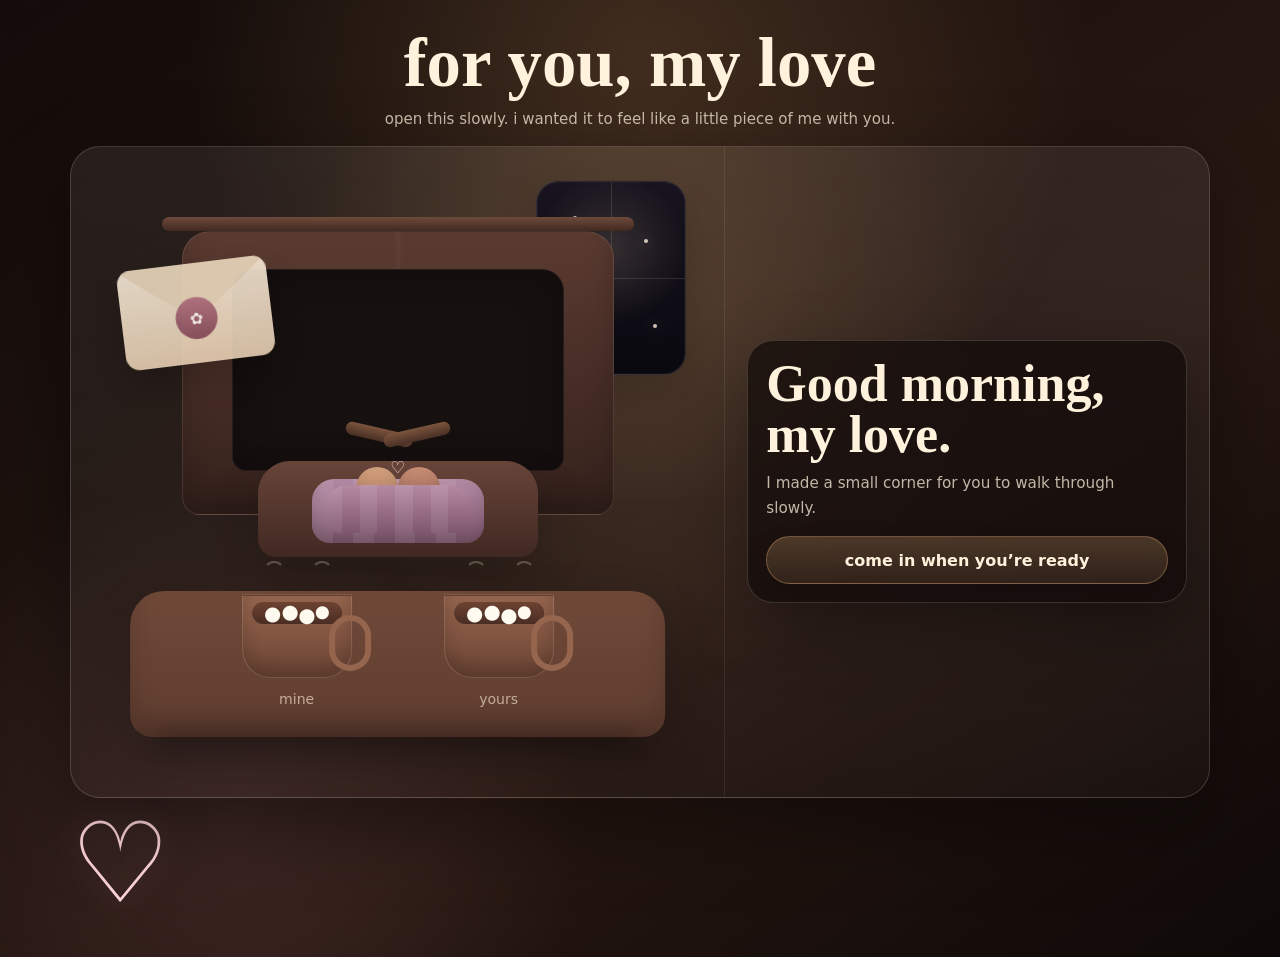
<file: valentines-final-checked.html>
<!doctype html>
<html lang="en">
<head>
  <meta charset="utf-8" />
  <meta name="viewport" content="width=device-width,initial-scale=1,viewport-fit=cover" />
  <meta name="robots" content="noindex,nofollow" />
  <meta name="theme-color" content="#140c0a" />
  <title>A little corner for you</title>

  <style>
    :root {
      --bg: #130c0a;
      --bg2: #271711;
      --cream: #fff2dd;
      --muted: rgba(255, 242, 221, .74);
      --line: rgba(255, 242, 221, .16);
      --card: rgba(20, 13, 11, .76);
      --gold: #ffbf78;
      --ember: #ff8f55;
      --rose: #d995a2;
      --rose2: #8d5264;
      --wood: #704838;
      --blanket: #b48ba5;
      --blanket2: #7e566d;
      --leaf: #b7c196;
      --shadow: rgba(0,0,0,.38);
    }

    * { box-sizing: border-box; -webkit-tap-highlight-color: transparent; }
    html { scroll-behavior: smooth; color-scheme: dark; }

    body {
      margin: 0;
      min-height: 100svh;
      font-family: ui-sans-serif, system-ui, -apple-system, BlinkMacSystemFont, "Segoe UI", sans-serif;
      color: var(--cream);
      background:
        radial-gradient(circle at 50% 6%, rgba(255, 191, 120, .16), transparent 28rem),
        radial-gradient(circle at 18% 86%, rgba(217, 149, 162, .12), transparent 22rem),
        linear-gradient(145deg, var(--bg), var(--bg2) 62%, #0e0908);
      overflow-x: hidden;
    }

    body::before {
      content: "";
      position: fixed;
      inset: 0;
      pointer-events: none;
      background-image:
        linear-gradient(rgba(255,255,255,.024) 1px, transparent 1px),
        linear-gradient(90deg, rgba(255,255,255,.016) 1px, transparent 1px);
      background-size: 42px 42px;
      mask-image: linear-gradient(to bottom, rgba(0,0,0,.55), transparent);
      z-index: -1;
    }

    button { font: inherit; }

    .page {
      width: min(100% - 18px, 860px);
      margin: 0 auto;
      padding: max(14px, env(safe-area-inset-top)) 0 calc(28px + env(safe-area-inset-bottom));
    }

    .top {
      text-align: center;
      padding: 0 6px 14px;
    }

    .eyebrow {
      margin: 0 0 7px;
      text-transform: uppercase;
      letter-spacing: .22em;
      color: rgba(255, 242, 221, .58);
      font-size: .68rem;
      font-weight: 850;
    }

    h1, h2, h3 {
      margin: 0;
      font-family: Georgia, "Times New Roman", serif;
      line-height: .98;
      text-wrap: balance;
    }

    h1 { font-size: clamp(2.2rem, 10vw, 4.3rem); }
    h2 { font-size: clamp(1.95rem, 8vw, 3.25rem); }
    h3 { font-size: clamp(1.7rem, 7vw, 2.4rem); }

    p { line-height: 1.62; }

    .subtitle {
      max-width: 540px;
      margin: 10px auto 0;
      color: var(--muted);
      font-size: .94rem;
    }

    .stage {
      border: 1px solid var(--line);
      border-radius: 30px;
      overflow: hidden;
      background:
        radial-gradient(circle at 50% 28%, rgba(255, 191, 120, .12), transparent 22rem),
        linear-gradient(180deg, rgba(255,255,255,.07), rgba(255,255,255,.025));
      box-shadow: 0 28px 80px var(--shadow);
      isolation: isolate;
    }

    .room {
      position: relative;
      min-height: 570px;
      overflow: hidden;
      border-bottom: 1px solid rgba(255,255,255,.08);
    }

    .window {
      position: absolute;
      top: 22px;
      right: 18px;
      width: 108px;
      height: 142px;
      border-radius: 22px;
      background:
        radial-gradient(circle at 50% 35%, rgba(255, 230, 190, .14), transparent 52%),
        linear-gradient(180deg, #18131e, #09080f);
      border: 1px solid rgba(255,255,255,.12);
      box-shadow: inset 0 0 0 1px rgba(255,255,255,.03), 0 18px 42px rgba(0,0,0,.20);
      overflow: hidden;
    }

    .window::before,
    .window::after {
      content: "";
      position: absolute;
      background: rgba(255, 242, 221, .12);
    }

    .window::before { width: 1px; height: 100%; left: 50%; top: 0; }
    .window::after { height: 1px; width: 100%; left: 0; top: 50%; }

    .star {
      position: absolute;
      width: 4px;
      height: 4px;
      border-radius: 999px;
      background: var(--cream);
      opacity: .8;
      box-shadow: 0 0 14px rgba(255,255,255,.55);
      animation: twinkle 3.5s ease-in-out infinite;
    }

    .star:nth-child(1) { left: 24%; top: 18%; }
    .star:nth-child(2) { left: 72%; top: 30%; animation-delay: .6s; }
    .star:nth-child(3) { left: 34%; top: 68%; animation-delay: 1.2s; }
    .star:nth-child(4) { left: 78%; top: 74%; animation-delay: 1.8s; }

    .fireplace {
      position: absolute;
      left: 50%;
      top: 72px;
      width: min(390px, 94%);
      height: 300px;
      transform: translateX(-50%);
    }

    .mantel {
      position: absolute;
      top: 0;
      left: 14px;
      right: 14px;
      height: 14px;
      border-radius: 999px;
      background: linear-gradient(180deg, #6d4a3b, #422920);
    }

    .brick {
      position: absolute;
      top: 14px;
      left: 34px;
      right: 34px;
      bottom: 42px;
      border-radius: 28px 28px 18px 18px;
      background:
        linear-gradient(90deg, transparent 49%, rgba(255,255,255,.03) 50%, transparent 51%),
        linear-gradient(180deg, #5b3b31, #34211c);
      border: 1px solid rgba(255,255,255,.08);
      box-shadow: inset 0 -20px 28px rgba(0,0,0,.20);
    }

    .firebox {
      position: absolute;
      top: 52px;
      left: 48px;
      right: 48px;
      bottom: 84px;
      border-radius: 22px 22px 14px 14px;
      background: #16100f;
      border: 1px solid rgba(255,255,255,.06);
      overflow: hidden;
      box-shadow: inset 0 0 38px rgba(0,0,0,.25);
      transition: box-shadow .35s ease, background .35s ease;
    }

    .firebox::after {
      content: "";
      position: absolute;
      inset: 0;
      background: radial-gradient(circle at 50% 72%, rgba(255, 191, 120, .12), transparent 66%);
      animation: fireGlow 2.4s ease-in-out infinite;
      pointer-events: none;
      opacity: 0;
      transition: opacity .35s ease;
    }

    .logs {
      position: absolute;
      left: 50%;
      bottom: 18px;
      width: 106px;
      height: 24px;
      transform: translateX(-50%);
      z-index: 2;
    }

    .logs::before,
    .logs::after {
      content: "";
      position: absolute;
      width: 68px;
      height: 13px;
      border-radius: 999px;
      background: linear-gradient(180deg, #7b543c, #493025);
    }

    .logs::before { left: 0; transform: rotate(13deg); }
    .logs::after { right: 0; transform: rotate(-13deg); }

    .flame {
      position: absolute;
      left: 50%;
      bottom: 38px;
      width: 64px;
      height: 116px;
      transform: translateX(-50%) scale(.65);
      border-radius: 55% 55% 55% 55% / 72% 72% 38% 38%;
      background: radial-gradient(circle at 50% 78%, #fff2ce 0 18%, #ffc76d 20% 46%, #ff8b4a 50% 72%, transparent 76%);
      animation: flicker 1.25s ease-in-out infinite;
      opacity: 0;
      will-change: transform, filter;
      z-index: 3;
      transition: opacity .35s ease, transform .35s ease;
    }

    .flame.small {
      left: calc(50% + 31px);
      bottom: 46px;
      width: 44px;
      height: 82px;
      animation-delay: .18s;
    }

    .emberbed {
      position: absolute;
      left: 30px;
      right: 30px;
      bottom: 8px;
      height: 22px;
      background:
        radial-gradient(circle at 25% 50%, rgba(255, 139, 74, .75), transparent 28%),
        radial-gradient(circle at 50% 55%, rgba(255, 207, 120, .65), transparent 24%),
        radial-gradient(circle at 75% 50%, rgba(255, 139, 74, .65), transparent 28%);
      filter: blur(3px);
      animation: emberPulse 2s ease-in-out infinite;
      z-index: 1;
      opacity: 0;
      transition: opacity .35s ease;
    }

    .room.is-lit .firebox {
      background: radial-gradient(circle at 50% 100%, rgba(255, 151, 75, .18), transparent 70%), #1b1110;
      box-shadow: inset 0 0 84px rgba(255, 139, 74, .15), 0 0 70px rgba(255, 139, 74, .10);
    }

    .room.is-lit .firebox::after,
    .room.is-lit .emberbed { opacity: 1; }

    .room.is-lit .flame {
      opacity: 1;
      transform: translateX(-50%) scale(1);
    }

    .sofa {
      position: absolute;
      left: 50%;
      bottom: 0;
      width: 250px;
      height: 86px;
      border-radius: 32px 32px 18px 18px;
      transform: translateX(-50%);
      background: linear-gradient(180deg, #684439, #402922);
      box-shadow: 0 20px 48px rgba(0,0,0,.18);
    }

    .blanket {
      position: absolute;
      left: 50%;
      top: 18px;
      width: 172px;
      height: 64px;
      border-radius: 22px 22px 18px 18px;
      transform: translateX(-50%);
      background:
        linear-gradient(90deg, rgba(255,255,255,.08) 0 12%, transparent 12% 24%, rgba(255,255,255,.08) 24% 36%, transparent 36% 48%, rgba(255,255,255,.08) 48% 60%, transparent 60% 72%, rgba(255,255,255,.08) 72% 84%, transparent 84%),
        linear-gradient(180deg, var(--blanket), var(--blanket2));
      box-shadow: inset 0 -10px 18px rgba(0,0,0,.14);
    }

    .cuddle {
      position: absolute;
      left: 50%;
      bottom: 24px;
      width: 156px;
      height: 66px;
      transform: translateX(-50%);
      z-index: 2;
    }

    .head {
      position: absolute;
      top: 0;
      width: 42px;
      height: 42px;
      border-radius: 999px;
      background: linear-gradient(180deg, #d2a17f, #a97455);
      box-shadow: inset 0 -8px 14px rgba(0,0,0,.10);
    }

    .head.me { left: 36px; }
    .head.her { right: 36px; background: linear-gradient(180deg, #c98f76, #8f5c4d); }

    .cuddle-blanket {
      position: absolute;
      left: 50%;
      bottom: 0;
      width: 148px;
      height: 48px;
      border-radius: 24px 24px 18px 18px;
      transform: translateX(-50%);
      background:
        linear-gradient(90deg, rgba(255,255,255,.08) 0 12%, transparent 12% 24%, rgba(255,255,255,.08) 24% 36%, transparent 36% 48%, rgba(255,255,255,.08) 48% 60%, transparent 60% 72%, rgba(255,255,255,.08) 72% 84%, transparent 84%),
        linear-gradient(180deg, #b68ba2, #7e566d);
    }

    .cuddle-heart {
      position: absolute;
      left: 50%;
      top: -10px;
      transform: translateX(-50%);
      color: #ffd7d7;
      font-size: 1.05rem;
      animation: heartFloat 2.4s ease-in-out infinite;
    }

    .cat {
      position: absolute;
      left: 32px;
      bottom: 30px;
      width: 96px;
      height: 78px;
      filter: drop-shadow(0 12px 22px rgba(0,0,0,.22));
    }

    .cat-body {
      position: absolute;
      left: 12px;
      bottom: 0;
      width: 54px;
      height: 40px;
      border-radius: 22px 22px 20px 18px;
      background: linear-gradient(180deg, #c6a28c, #8f6a59);
    }

    .cat-head {
      position: absolute;
      left: 50px;
      bottom: 22px;
      width: 34px;
      height: 32px;
      border-radius: 50%;
      background: linear-gradient(180deg, #cfad94, #9b7662);
    }

    .cat-head::before,
    .cat-head::after {
      content: "";
      position: absolute;
      top: -8px;
      width: 10px;
      height: 12px;
      background: linear-gradient(180deg, #cfad94, #9b7662);
      clip-path: polygon(50% 0, 100% 100%, 0 100%);
    }

    .cat-head::before { left: 3px; transform: rotate(-16deg); }
    .cat-head::after { right: 3px; transform: rotate(16deg); }

    .cat-tail {
      position: absolute;
      left: 0;
      bottom: 18px;
      width: 46px;
      height: 12px;
      border-radius: 999px;
      background: linear-gradient(180deg, #cfad94, #9b7662);
      transform-origin: 100% 50%;
      animation: tailSwish 2.1s ease-in-out infinite;
    }

    .cat-eye {
      position: absolute;
      top: 13px;
      width: 4px;
      height: 4px;
      border-radius: 999px;
      background: #3c241a;
    }

    .cat-eye.left { left: 10px; }
    .cat-eye.right { right: 10px; }


    .cat {
      position: absolute;
      left: 18px;
      bottom: 118px;
      width: 108px;
      height: 86px;
      filter: drop-shadow(0 12px 22px rgba(0,0,0,.22));
      z-index: 4;
      transform: scale(1.02);
    }

    .cat-body {
      position: absolute;
      left: 12px;
      bottom: 0;
      width: 54px;
      height: 40px;
      border-radius: 22px 22px 20px 18px;
      background: linear-gradient(180deg, #c6a28c, #8f6a59);
    }

    .cat-head {
      position: absolute;
      left: 50px;
      bottom: 22px;
      width: 34px;
      height: 32px;
      border-radius: 50%;
      background: linear-gradient(180deg, #cfad94, #9b7662);
    }

    .cat-head::before,
    .cat-head::after {
      content: "";
      position: absolute;
      top: -8px;
      width: 10px;
      height: 12px;
      background: linear-gradient(180deg, #cfad94, #9b7662);
      clip-path: polygon(50% 0, 100% 100%, 0 100%);
    }

    .cat-head::before { left: 3px; transform: rotate(-16deg); }
    .cat-head::after { right: 3px; transform: rotate(16deg); }

    .cat-tail {
      position: absolute;
      left: 0;
      bottom: 18px;
      width: 46px;
      height: 12px;
      border-radius: 999px;
      background: linear-gradient(180deg, #cfad94, #9b7662);
      transform-origin: 100% 50%;
      animation: tailSwish 2.1s ease-in-out infinite;
    }

    .cat-eye {
      position: absolute;
      top: 13px;
      width: 4px;
      height: 4px;
      border-radius: 999px;
      background: #3c241a;
      animation: catBlink 5s infinite;
      transform-origin: center;
    }

    .cat-eye.left { left: 10px; }
    .cat-eye.right { right: 10px; }

    .gift-tag {
      position: absolute;
      left: 50%;
      bottom: -18px;
      transform: translateX(-50%);
      color: rgba(255,242,221,.88);
      font-size: .76rem;
      letter-spacing: .14em;
      text-transform: lowercase;
      white-space: nowrap;
      text-shadow: 0 0 12px rgba(255, 226, 170, .4);
      animation: giftGlow 2.4s ease-in-out infinite;
    }

    .gift-box::after {
      content: "";
      position: absolute;
      inset: 18px 28px 8px;
      border-radius: 24px;
      background: radial-gradient(circle, rgba(255, 208, 150, .18), transparent 68%);
      filter: blur(10px);
      z-index: 0;
      animation: giftAura 3s ease-in-out infinite;
    }

    .sky-section {
      background:
        radial-gradient(circle at 50% 16%, rgba(255,255,255,.09), transparent 18rem),
        radial-gradient(circle at 78% 18%, rgba(166, 179, 255, .12), transparent 14rem),
        linear-gradient(180deg, #05060f, #0b1022 42%, #171428);
      min-height: 580px;
      position: relative;
      display: none;
      align-items: center;
      justify-items: center;
      overflow: hidden;
    }

    .sky-section::after {
      content: "";
      position: absolute;
      left: 0;
      right: 0;
      bottom: 0;
      height: 160px;
      background: linear-gradient(180deg, transparent, rgba(255, 191, 120, .08) 45%, rgba(255, 191, 120, .12));
      pointer-events: none;
    }

    .sky-copy {
      position: relative;
      z-index: 2;
      text-align: center;
      max-width: 640px;
      padding-top: 26px;
    }

    .sky-cuddle {
      position: relative;
      z-index: 2;
      width: 280px;
      height: 170px;
      margin-top: 28px;
      filter: drop-shadow(0 18px 36px rgba(0,0,0,.25));
    }

    .sky-cuddle::before {
      content: "";
      position: absolute;
      left: 50%;
      bottom: 24px;
      width: 220px;
      height: 84px;
      transform: translateX(-50%);
      border-radius: 999px;
      background: radial-gradient(circle, rgba(255, 223, 180, .16), transparent 68%);
      filter: blur(10px);
    }

    .cat { display: none !important; }


    .cuddle .head {
      transition: left 1.2s ease, right 1.2s ease, top 1.2s ease, transform 1.2s ease, opacity .6s ease;
    }

    .cuddle-blanket {
      transition: width 1.4s ease, height 1.4s ease, transform 1.4s ease, bottom 1.4s ease, border-radius 1.4s ease;
    }

    .room.is-cuddled .head.me {
      left: 44px;
      top: 3px;
      transform: rotate(-4deg);
    }

    .room.is-cuddled .head.her {
      right: 44px;
      top: 3px;
      transform: rotate(4deg);
    }

    .room.is-cuddled .cuddle-blanket {
      width: 164px;
      height: 58px;
      bottom: -2px;
      border-radius: 28px 28px 22px 22px;
      transform: translateX(-50%) translateY(-2px);
      box-shadow: 0 10px 24px rgba(0,0,0,.18);
    }

    .room.is-cuddled .cuddle-heart {
      animation-duration: 3.4s;
    }

    .table {
      position: absolute;
      left: 50%;
      top: 390px;
      width: min(340px, 86%);
      height: 112px;
      transform: translateX(-50%);
      border-radius: 34px 34px 22px 22px;
      background: linear-gradient(180deg, #704938, #5f3d30);
      box-shadow: inset 0 -16px 26px rgba(0,0,0,.16), 0 24px 54px rgba(0,0,0,.20);
    }

    .table::after {
      content: "";
      position: absolute;
      left: 25px;
      right: 25px;
      bottom: -12px;
      height: 18px;
      border-radius: 999px;
      background: rgba(0,0,0,.24);
      filter: blur(10px);
    }

    .mugs {
      position: absolute;
      inset: 0;
      display: flex;
      align-items: center;
      justify-content: center;
      gap: 52px;
      transform: translateY(-20px);
    }

    .mug {
      position: relative;
      width: 78px;
      height: 64px;
      border-radius: 0 0 20px 20px;
      background: linear-gradient(180deg, #96654e, #6c4534);
      border: 1px solid rgba(255,255,255,.10);
      box-shadow: inset 0 -10px 18px rgba(0,0,0,.18);
      transform-origin: 50% 90%;
    }

    .mug::before {
      content: "";
      position: absolute;
      top: 7px;
      left: 7px;
      right: 7px;
      height: 17px;
      border-radius: 999px;
      background: linear-gradient(180deg, #6c4332, #4a2d23);
    }

    .mug::after {
      content: "";
      position: absolute;
      top: 16px;
      right: -15px;
      width: 22px;
      height: 30px;
      border-radius: 999px;
      border: 5px solid #96654e;
    }

    .mug-label {
      position: absolute;
      top: 74px;
      left: 50%;
      transform: translateX(-50%);
      color: rgba(255, 242, 221, .62);
      font-size: .78rem;
      white-space: nowrap;
    }

    .mallows {
      position: absolute;
      top: 9px;
      left: 50%;
      width: 52px;
      height: 16px;
      transform: translateX(-50%);
      background:
        radial-gradient(circle at 15% 50%, #fffaf0 0 7px, transparent 8px),
        radial-gradient(circle at 40% 42%, #fffaf0 0 7px, transparent 8px),
        radial-gradient(circle at 64% 58%, #fffaf0 0 7px, transparent 8px),
        radial-gradient(circle at 86% 40%, #fffaf0 0 6px, transparent 7px);
      z-index: 2;
    }

    .steam {
      position: absolute;
      top: -34px;
      width: 22px;
      height: 46px;
      border-radius: 999px;
      border: 2px solid rgba(255, 242, 221, .24);
      border-color: rgba(255, 242, 221, .24) transparent transparent transparent;
      animation: steam 3.6s ease-in-out infinite;
    }

    .steam.one { left: 20px; }
    .steam.two { right: 18px; animation-delay: .9s; }

    .room.is-cheering .mug:first-child { animation: cheersLeft 1.6s ease-in-out 2; }
    .room.is-cheering .mug:last-child { animation: cheersRight 1.6s ease-in-out 2; }

    .letter-prop {
      position: absolute;
      left: 18px;
      top: 96px;
      width: 104px;
      height: 72px;
      transform: rotate(-7deg);
      border-radius: 14px;
      background: linear-gradient(180deg, #f7ead8, #e6ceb2);
      box-shadow: 0 16px 34px rgba(0,0,0,.22);
      opacity: .9;
    }

    .letter-prop::before {
      content: "";
      position: absolute;
      inset: 0;
      clip-path: polygon(0 0, 100% 0, 50% 58%);
      background: #ead7bd;
      border-radius: 14px 14px 0 0;
    }

    .lily-seal-small {
      position: absolute;
      left: 50%;
      top: 23px;
      width: 31px;
      height: 31px;
      border-radius: 999px;
      transform: translateX(-50%);
      background: linear-gradient(180deg, #b87986, #8e5360);
      display: grid;
      place-items: center;
      font-size: 1rem;
      color: #fff9f1;
      z-index: 2;
    }

    .step-area { padding: 14px; }

    .panel {
      border: 1px solid var(--line);
      border-radius: 26px;
      padding: 18px;
      background: var(--card);
      backdrop-filter: blur(18px);
      box-shadow: 0 24px 70px rgba(0,0,0,.30);
    }

    .panel.is-hidden { display: none; }

    .panel p {
      color: var(--muted);
      font-size: .95rem;
      margin: 10px 0 0;
    }


    /* remove stray kiss-corner decorations everywhere */
    .button::before,
    .button::after,
    .panel::before,
    .panel::after,
    .flower-section::before,
    .flower-section::after,
    .letter-section::before,
    .letter-section::after,
    .movie-section::before,
    .movie-section::after {
      content: none !important;
      display: none !important;
    }

    #receiveKissBtn {
      padding-left: 17px !important;
    }

    #receiveKissBtn::before,
    #receiveKissBtn::after {
      content: none !important;
      display: none !important;
    }


    /* absolutely no stray kiss/lip corner marks */
    *::before,
    *::after {
      background-repeat: no-repeat;
    }

    .button::before,
    .button::after,
    .panel::before,
    .panel::after,
    .flower-section::before,
    .flower-section::after,
    .letter-section::before,
    .letter-section::after,
    .movie-section::before,
    .movie-section::after {
      content: none !important;
      display: none !important;
    }

    .button {
      appearance: none;
      border: 1px solid rgba(255, 194, 135, .30);
      border-radius: 999px;
      background: linear-gradient(180deg, rgba(255, 194, 135, .22), rgba(255, 194, 135, .10));
      color: var(--cream);
      min-height: 48px;
      padding: 13px 17px;
      font-weight: 740;
      cursor: pointer;
      transition: transform .2s ease, border-color .2s ease, opacity .2s ease;
      box-shadow: 0 14px 30px rgba(0,0,0,.16);
      touch-action: manipulation;
    }

    .button:hover:not(:disabled),
    .button:focus-visible {
      transform: translateY(-2px);
      border-color: rgba(255, 194, 135, .52);
    }

    .button.full { width: 100%; margin-top: 16px; }
    .button.alt { background: rgba(255,255,255,.05); border-color: rgba(255,255,255,.12); }

    /* make absolutely sure the kiss decoration only appears on the receive-kiss button */
    .button::before,
    .button::after {
      content: none !important;
      display: none !important;
    }
.cozy-letter {
      background: linear-gradient(180deg, #f8ead8, #e8cfb4);
      box-shadow: 0 22px 44px rgba(0,0,0,.22), 0 0 0 1px rgba(255,255,255,.04) inset;
    }

    .cozy-letter .paper {
      background:
        linear-gradient(180deg, rgba(255,255,255,.15), rgba(255,255,255,0)),
        repeating-linear-gradient(180deg, transparent 0 22px, rgba(120,93,77,.07) 22px 23px),
        linear-gradient(180deg, #fffaf1, #f7ebda);
    }

    .cozy-letter .wax {
      background: linear-gradient(180deg, #c98695, #945a68);
    }

    .seal-flower {
      font-size: 1.35rem;
      line-height: 1;
      filter: drop-shadow(0 1px 0 rgba(255,255,255,.22));
    }

    .envelope-label {
      position: absolute;
      left: 50%;
      bottom: 16px;
      transform: translateX(-50%);
      font-family: Georgia, "Times New Roman", serif;
      color: rgba(88,62,55,.9);
      font-size: 1.18rem;
      text-transform: lowercase;
      z-index: 5;
      letter-spacing: .02em;
    }

    .letter {
      position: relative;
      margin-top: 46px;
      text-align: left;
      border: 1px solid rgba(255,255,255,.11);
      border-radius: 22px;
      padding: 20px;
      background:
        linear-gradient(180deg, rgba(255,255,255,.14), rgba(255,255,255,.04)),
        repeating-linear-gradient(180deg, transparent 0 24px, rgba(255,255,255,.055) 24px 25px),
        rgba(255, 242, 221, .07);
      color: var(--muted);
      line-height: 1.62;
      overflow: hidden;
    }

    .letter::before {
      content: "♡";
      position: absolute;
      right: 18px;
      top: 12px;
      color: rgba(255,242,221,.42);
      font-size: 1.15rem;
      transform: rotate(5deg);
      font-family: Georgia, "Times New Roman", serif;
    }



    .game-area {
      position: relative;
      height: 206px;
      border-radius: 22px;
      overflow: hidden;
      border: 1px solid rgba(255,255,255,.10);
      background:
        radial-gradient(circle at 50% 0, rgba(255, 242, 221, .08), transparent 65%),
        linear-gradient(180deg, #1e1514, #120d0d);
      margin-top: 14px;
      user-select: none;
    }

    .lane-guide {
      position: absolute;
      inset: 0;
      display: grid;
      grid-template-columns: repeat(3, 1fr);
      pointer-events: none;
    }

    .lane-guide span {
      border-right: 1px dashed rgba(255,255,255,.08);
    }

    .lane-guide span:last-child { border-right: 0; }

    .lane-hint {
      position: absolute;
      left: 50%;
      top: 12px;
      transform: translateX(-50%);
      color: rgba(255,242,221,.44);
      font-size: .72rem;
      letter-spacing: .12em;
      text-transform: lowercase;
      white-space: nowrap;
      pointer-events: none;
      z-index: 2;
    }

    .game-cup {
      position: absolute;
      bottom: 16px;
      left: 0;
      width: 82px;
      height: 46px;
      border-radius: 0 0 18px 18px;
      background: linear-gradient(180deg, #95654e, #704937);
      border: 1px solid rgba(255,255,255,.10);
      will-change: transform;
      transition: transform .18s ease-out;
      z-index: 3;
    }

    .game-cup::before {
      content: "";
      position: absolute;
      top: -4px;
      left: 4px;
      right: 4px;
      height: 8px;
      border-radius: 999px;
      background: #fff8ed;
    }

    .game-cup::after {
      content: "";
      position: absolute;
      top: 8px;
      right: -14px;
      width: 20px;
      height: 24px;
      border-radius: 999px;
      border: 4px solid #95654e;
    }

    .falling-mallow {
      position: absolute;
      width: 22px;
      height: 22px;
      border-radius: 7px;
      background: linear-gradient(180deg, #fffdf7, #f4eadc);
      box-shadow: inset 0 -2px 4px rgba(0,0,0,.06);
      pointer-events: none;
      z-index: 2;
      will-change: transform;
    }

    .controls {
      display: grid;
      grid-template-columns: 58px 1fr 58px;
      gap: 10px;
      margin-top: 12px;
    }

    .score-row {
      display: flex;
      justify-content: space-between;
      gap: 12px;
      margin-top: 12px;
      color: var(--muted);
      font-size: .92rem;
      flex-wrap: wrap;
    }

    .score-row strong { color: var(--cream); }

    .below {
      padding: 24px 0 0;
      display: grid;
      gap: 22px;
    }

    .flower-section,
    .letter-section,
    .movie-section,
    .sky-section {
      border: 1px solid var(--line);
      border-radius: 30px;
      padding: 24px;
      background:
        linear-gradient(180deg, rgba(255,255,255,.07), rgba(255,255,255,.025)),
        rgba(20, 13, 11, .55);
      box-shadow: 0 24px 70px rgba(0,0,0,.30);
      text-align: center;
      overflow: hidden;
    }

    .flower-section p,
    .letter-section p,
    .movie-section p,
    .sky-section p {
      color: var(--muted);
      margin: 12px auto 0;
      max-width: 560px;
    }


    .carta-card,
    .carta-paper,
    .carta-flap,
    .carta-seal,
    .carta-title,
    .carta-sub,
    .carta-lily,
    .sketchbook,
    .sketchbook-page,
    .sketchbook-lily,
    .sketchbook-title,
    .sketchbook-sub,
    .sketchbook-stamp {
      display: none !important;
    }

    .gift-scene {
      position: relative;
      display: grid;
      place-items: center;
      min-height: 490px;
      margin-top: 10px;
    }

    .gift-box {
      position: relative;
      width: min(240px, 72vw);
      height: 196px;
      border: 0;
      background: transparent;
      cursor: pointer;
      transition: transform .25s ease;
      z-index: 6;
      touch-action: manipulation;
    }

    .gift-box:hover,
    .gift-box:focus-visible {
      transform: translateY(-4px);
    }

    .gift-body,
    .gift-lid {
      position: absolute;
      left: 50%;
      transform: translateX(-50%);
      background:
        linear-gradient(90deg, transparent 45%, rgba(255,255,255,.16) 45% 55%, transparent 55%),
        linear-gradient(180deg, #d99ba8, #985c70);
      box-shadow: 0 20px 42px rgba(0,0,0,.24);
    }

    .gift-body {
      bottom: 18px;
      width: 196px;
      height: 120px;
      border-radius: 18px 18px 24px 24px;
    }

    .gift-lid {
      top: 28px;
      width: 220px;
      height: 52px;
      border-radius: 18px;
      z-index: 3;
      transform-origin: 50% 100%;
      transition: transform 1s cubic-bezier(.2,.9,.2,1.15), opacity .55s ease;
    }

    .gift-ribbon.vertical,
    .gift-ribbon.horizontal {
      position: absolute;
      left: 50%;
      background: rgba(255,242,221,.62);
      z-index: 5;
      border-radius: 999px;
      pointer-events: none;
    }

    .gift-ribbon.vertical {
      bottom: 18px;
      width: 28px;
      height: 120px;
      transform: translateX(-50%);
    }

    .gift-ribbon.horizontal {
      bottom: 76px;
      width: 196px;
      height: 24px;
      transform: translateX(-50%);
    }

    .gift-tag {
      position: absolute;
      left: 50%;
      bottom: -18px;
      transform: translateX(-50%);
      color: rgba(255,242,221,.72);
      font-size: .76rem;
      letter-spacing: .14em;
      text-transform: lowercase;
      white-space: nowrap;
    }

    .bouquet-stage {
      position: absolute;
      inset: 0;
      display: grid;
      place-items: center;
      opacity: 0;
      transform: translateY(30px) scale(.72);
      transition: opacity .7s ease .35s, transform 1.15s cubic-bezier(.2,.9,.2,1.12) .35s;
      pointer-events: none;
    }

    .bouquet-stage::before {
      content: "";
      position: absolute;
      width: min(330px, 86vw);
      height: min(330px, 86vw);
      border-radius: 999px;
      background: radial-gradient(circle, rgba(255, 242, 221, .20), rgba(217, 149, 162, .10) 44%, transparent 70%);
      filter: blur(14px);
      animation: lilyAura 3s ease-in-out infinite;
    }

    .bouquet {
      position: relative;
      width: min(330px, 88vw);
      height: min(330px, 88vw);
      overflow: visible;
      filter: drop-shadow(0 22px 44px rgba(0,0,0,.30));
    }

    .bouquet .stem {
      fill: none;
      stroke: var(--leaf);
      stroke-width: 6;
      stroke-linecap: round;
      stroke-dasharray: 120;
      stroke-dashoffset: 120;
    }

    .bouquet .leaf {
      fill: rgba(183,193,150,.24);
      stroke: var(--leaf);
      stroke-width: 3;
      opacity: 0;
      transform-box: fill-box;
      transform-origin: center;
      transform: scale(.4);
    }

    .bouquet .petal {
      fill: #fff8ed;
      stroke: rgba(255,255,255,.62);
      stroke-width: 2;
      transform-box: fill-box;
      transform-origin: center bottom;
      transform: scale(.05) translateY(42px);
      opacity: 0;
    }

    .bouquet .petal.blush { fill: #f6dfdc; }
    .bouquet .petal.gold { fill: #ffe3bc; }
    .bouquet .center { fill: #ffe7a8; opacity: 0; }

    .heart-ribbon {
      fill: none;
      stroke: #f0a4b4;
      stroke-width: 8;
      stroke-linecap: round;
      stroke-linejoin: round;
      stroke-dasharray: 260;
      stroke-dashoffset: 260;
      filter: drop-shadow(0 4px 10px rgba(0,0,0,.18));
    }

    .firefly,
    .aroma {
      position: absolute;
      opacity: 0;
      pointer-events: none;
    }

    .firefly {
      width: 8px;
      height: 8px;
      border-radius: 999px;
      background: rgba(255, 230, 160, .95);
      box-shadow: 0 0 16px rgba(255, 230, 160, .75);
    }

    .firefly.one { left: 16%; top: 22%; }
    .firefly.two { right: 18%; top: 18%; animation-delay: .7s; }
    .firefly.three { left: 22%; bottom: 28%; animation-delay: 1.2s; }
    .firefly.four { right: 20%; bottom: 30%; animation-delay: .3s; }
    .firefly.five { left: 48%; top: 10%; animation-delay: 1.7s; }

    .aroma {
      width: 54px;
      height: 84px;
      border-radius: 999px;
      border: 2px solid rgba(255,242,221,.18);
      border-color: rgba(255,242,221,.20) transparent transparent transparent;
      filter: blur(.3px);
    }

    .aroma.one { left: 28%; top: 12%; }
    .aroma.two { right: 28%; top: 18%; animation-delay: .9s; }

    .gift-quote {
      opacity: 0;
      transform: translateY(14px);
      transition: opacity .7s ease 2.05s, transform .7s ease 2.05s;
      margin-top: 22px !important;
      border: 1px solid rgba(255,255,255,.11);
      border-radius: 22px;
      padding: 18px;
      background: rgba(16, 10, 9, .78);
      font-family: Georgia, "Times New Roman", serif;
      font-size: clamp(1.16rem, 5vw, 1.6rem);
      line-height: 1.4;
      color: var(--cream) !important;
      max-width: 590px;
      position: relative;
      z-index: 8;
      text-shadow: 0 1px 0 rgba(0,0,0,.15);
    }

    .gift-scene.is-open .gift-lid {
      transform: translateX(-50%) translateY(-102px) rotate(-14deg);
      opacity: .92;
    }

    .gift-scene.is-open .gift-body,
    .gift-scene.is-open .gift-ribbon,
    .gift-scene.is-open .gift-tag {
      opacity: 0;
      transition: opacity .35s ease .22s;
    }

    .gift-scene.is-open .gift-box { opacity: 0; pointer-events: none; transition: opacity .45s ease .18s; }
    .gift-scene.is-open .gift-tag { opacity: 0 !important; visibility: hidden; }
    .gift-scene.is-open .gift-lid,
    .gift-scene.is-open .gift-body,
    .gift-scene.is-open .gift-ribbon { pointer-events: none; }
    .gift-scene.is-open .bouquet-stage {
      opacity: 1;
      transform: translateY(-20px) scale(1);
    }

    .gift-scene.is-open .bouquet .stem { animation: drawStem .7s ease forwards .32s; }
    .gift-scene.is-open .bouquet .leaf { animation: leafBloom .55s ease forwards .72s; }
    .gift-scene.is-open .bouquet .petal { animation: petalBloom .72s cubic-bezier(.2,.9,.2,1.25) forwards .82s; }
    .gift-scene.is-open .bouquet .f2 .petal { animation-delay: .96s; }
    .gift-scene.is-open .bouquet .f3 .petal { animation-delay: 1.06s; }
    .gift-scene.is-open .bouquet .f4 .petal { animation-delay: 1.16s; }
    .gift-scene.is-open .bouquet .f5 .petal { animation-delay: 1.26s; }
    .gift-scene.is-open .bouquet .center { animation: centerPop .45s ease forwards 1.35s; }
    .gift-scene.is-open .heart-ribbon { animation: ribbonDraw .85s ease forwards 1.15s; }
    .gift-scene.is-open .firefly { animation: firefly 3.4s ease-in-out infinite 1.45s; }
    .gift-scene.is-open .aroma { animation: aroma 4.2s ease-in-out infinite 1.45s; }
    .gift-scene.is-open .gift-quote { opacity: 1; transform: translateY(0); }

    .envelope {
      position: relative;
      width: min(280px, 100%);
      height: 172px;
      margin: 20px auto 8px;
      border: 0;
      padding: 0;
      border-radius: 24px;
      background: linear-gradient(180deg, #f7ead8, #e6ceb2);
      box-shadow: 0 20px 45px rgba(0,0,0,.22);
      cursor: pointer;
      transition: transform .2s ease;
      display: block;
      touch-action: manipulation;
    }

    .envelope:hover,
    .envelope:focus-visible { transform: translateY(-3px); }

    .envelope-flap {
      position: absolute;
      inset: 0;
      clip-path: polygon(0 0, 100% 0, 50% 58%);
      border-radius: 24px 24px 0 0;
      background: #ead7bd;
      transform-origin: top center;
      transition: transform .8s ease;
      z-index: 3;
    }

    .paper {
      position: absolute;
      left: 18px;
      right: 18px;
      top: 28px;
      bottom: 18px;
      border-radius: 14px;
      background: linear-gradient(180deg, #fffaf1, #f6ebda);
      transform: translateY(16px);
      transition: transform .8s ease;
      z-index: 1;
    }

    .wax {
      position: absolute;
      left: 50%;
      top: 54px;
      width: 64px;
      height: 64px;
      transform: translateX(-50%);
      border-radius: 999px;
      background: linear-gradient(180deg, #b87986, #8e5360);
      display: grid;
      place-items: center;
      z-index: 4;
      box-shadow: 0 12px 22px rgba(0,0,0,.18);
      animation: pulse 3s ease-in-out infinite;
      transition: transform .6s ease, opacity .6s ease;
    }

    .tiny-lily { width: 44px; height: 44px; overflow: visible; }
    .tiny-lily path {
      fill: #fff8ee;
      stroke: rgba(255,255,255,.68);
      stroke-width: 2.2;
      stroke-linejoin: round;
    }

    .tiny-lily .stem {
      fill: none;
      stroke: #fff8ee;
      stroke-width: 4;
      stroke-linecap: round;
    }

    .letter-section.is-open .envelope-flap { transform: rotateX(180deg); }
    .letter-section.is-open .paper { transform: translateY(-36px); }
    .letter-section.is-open .wax {
      animation: none;
      opacity: .82;
      transform: translateX(-50%) scale(.88);
    }

    .letter {
      margin-top: 46px;
      text-align: left;
      border: 1px solid rgba(255,255,255,.11);
      border-radius: 22px;
      padding: 20px;
      background: rgba(255, 242, 221, .08);
      color: var(--muted);
      line-height: 1.62;
    }

    .letter h3 { color: var(--cream); margin-bottom: 12px; }
    .signature {
      font-family: Georgia, "Times New Roman", serif;
      color: var(--cream) !important;
      font-size: 1.22rem !important;
      margin-top: 18px !important;
    }

    .movie-options {
      display: grid;
      gap: 12px;
      grid-template-columns: 1fr;
      margin-top: 20px;
    }

    .yay {
      display: none;
      margin-top: 20px;
      border: 1px solid rgba(255,255,255,.12);
      border-radius: 24px;
      padding: 20px;
      background:
        radial-gradient(circle at 50% 0%, rgba(255, 191, 120, .20), transparent 70%),
        rgba(255,255,255,.06);
    }

    .yay.is-visible {
      display: block;
      animation: yayPop .45s ease both;
    }

    .yay strong {
      display: block;
      font-family: Georgia, "Times New Roman", serif;
      font-size: clamp(2rem, 10vw, 3.5rem);
      color: var(--cream);
      text-shadow: 0 0 24px rgba(255, 191, 120, .22);
    }

    .blush {
      display: inline-grid;
      place-items: center;
      margin-top: 12px;
      width: 74px;
      height: 74px;
      border-radius: 999px;
      background: #ffd79b;
      color: #5b352b;
      font-size: 2.1rem;
      box-shadow: 0 16px 36px rgba(0,0,0,.22);
      animation: blushBounce 1.6s ease-in-out infinite;
    }

    .sky-section {
      background:
        radial-gradient(circle at 50% 18%, rgba(255,255,255,.08), transparent 20rem),
        linear-gradient(180deg, #080814, #111225 42%, #181325);
      min-height: 540px;
      position: relative;
      display: none;
      align-items: center;
      justify-items: center;
      overflow: hidden;
    }

    .sky-section.is-visible {
      display: grid;
      animation: yayPop .5s ease both;
    }

    .sky-stars {
      position: absolute;
      inset: 0;
      pointer-events: none;
    }

    .sky-stars span {
      position: absolute;
      width: 4px;
      height: 4px;
      border-radius: 999px;
      background: #fff6de;
      box-shadow: 0 0 12px rgba(255,255,255,.5);
      animation: twinkle 3.5s ease-in-out infinite;
    }

    .sky-stars span:nth-child(1) { left: 12%; top: 18%; }
    .sky-stars span:nth-child(2) { left: 22%; top: 30%; animation-delay: .8s; }
    .sky-stars span:nth-child(3) { left: 76%; top: 22%; animation-delay: 1.4s; }
    .sky-stars span:nth-child(4) { left: 68%; top: 14%; animation-delay: .3s; }
    .sky-stars span:nth-child(5) { left: 48%; top: 20%; animation-delay: 1.7s; }
    .sky-stars span:nth-child(6) { left: 84%; top: 36%; animation-delay: 1.1s; }
    .sky-stars span:nth-child(7) { left: 18%; top: 44%; animation-delay: .5s; }
    .sky-stars span:nth-child(8) { left: 58%; top: 34%; animation-delay: 1.9s; }

    .shooting-star {
      position: absolute;
      top: 90px;
      left: -40px;
      width: 140px;
      height: 2px;
      background: linear-gradient(90deg, rgba(255,255,255,0), rgba(255,240,200,.95), rgba(255,255,255,0));
      transform: rotate(-22deg);
      filter: drop-shadow(0 0 10px rgba(255,240,200,.65));
      animation: shootingStar 5.5s ease-in-out infinite;
    }

    .sky-copy {
      position: relative;
      z-index: 2;
      text-align: center;
      max-width: 640px;
      padding-top: 18px;
    }

    .sky-copy h2 {
      font-size: clamp(2.4rem, 11vw, 4.6rem);
      color: #fff7e5;
      text-shadow: 0 0 24px rgba(255,255,255,.12);
    }

    .sky-copy p {
      color: rgba(255,255,255,.78);
      max-width: 480px;
    }

    .sky-cuddle {
      position: relative;
      z-index: 2;
      width: 280px;
      height: 170px;
      margin-top: 28px;
    }

    .sky-blanket {
      position: absolute;
      left: 50%;
      bottom: 0;
      width: 210px;
      height: 70px;
      border-radius: 30px 30px 18px 18px;
      transform: translateX(-50%);
      background:
        linear-gradient(90deg, rgba(255,255,255,.09) 0 12%, transparent 12% 24%, rgba(255,255,255,.09) 24% 36%, transparent 36% 48%, rgba(255,255,255,.09) 48% 60%, transparent 60% 72%, rgba(255,255,255,.09) 72% 84%, transparent 84%),
        linear-gradient(180deg, #b68ba2, #7e566d);
      box-shadow: 0 18px 38px rgba(0,0,0,.24);
    }

    .sky-head {
      position: absolute;
      top: 48px;
      width: 48px;
      height: 48px;
      border-radius: 999px;
      background: linear-gradient(180deg, #d6b39a, #9f775f);
      box-shadow: 0 12px 24px rgba(0,0,0,.18);
    }

    .sky-head.one { left: 86px; }
    .sky-head.two { right: 86px; background: linear-gradient(180deg, #c89a85, #8d6250); }

    .sky-cup {
      position: absolute;
      top: 98px;
      width: 34px;
      height: 22px;
      border-radius: 0 0 12px 12px;
      background: linear-gradient(180deg, #95654e, #704937);
      border: 1px solid rgba(255,255,255,.10);
    }

    .sky-cup::after {
      content: "";
      position: absolute;
      top: 5px;
      right: -8px;
      width: 10px;
      height: 12px;
      border-radius: 999px;
      border: 2px solid #95654e;
    }

    .sky-cup.one { left: 102px; }
    .sky-cup.two { right: 102px; }



    .quiet-continue {
      margin-top: 22px !important;
      background: rgba(255,255,255,.055);
      border-color: rgba(255,255,255,.16);
      font-weight: 720;
    }

    .section-note {
      color: rgba(255,242,221,.58) !important;
      font-size: .88rem !important;
      margin-top: 14px !important;
    }


    .locked-section {
      display: none !important;
    }

    .unlocking {
      animation: sectionReveal 1.05s ease both;
    }

    .focus-note {
      margin-top: 10px !important;
      color: rgba(255,242,221,.56) !important;
      font-size: .82rem !important;
    }

    @keyframes sectionReveal {
      from { opacity: 0; transform: translateY(26px); }
      to { opacity: 1; transform: translateY(0); }
    }


    .moon-btn {
      position: absolute;
      top: 62px;
      right: 54px;
      width: 92px;
      height: 92px;
      border: 0;
      border-radius: 999px;
      background: radial-gradient(circle, rgba(255,255,255,.88) 0 22%, rgba(230,235,255,.34) 38%, rgba(255,255,255,0) 72%);
      filter: blur(.2px);
      box-shadow: 0 0 60px rgba(220,225,255,.14);
      opacity: .94;
      cursor: pointer;
      z-index: 3;
      transition: transform .28s ease, box-shadow .28s ease, opacity .28s ease;
      overflow: hidden;
    }

    .moon-btn::before,
    .moon-btn::after {
      content: "";
      position: absolute;
      border-radius: 999px;
      background: rgba(182, 190, 218, .24);
    }

    .moon-btn::before {
      width: 16px;
      height: 16px;
      left: 24px;
      top: 26px;
    }

    .moon-btn::after {
      width: 10px;
      height: 10px;
      right: 24px;
      bottom: 26px;
    }

    .moon-btn:hover,
    .moon-btn:focus-visible {
      transform: scale(1.06);
      box-shadow: 0 0 72px rgba(220,225,255,.2);
      opacity: 1;
    }

    .moon-btn span {
      position: absolute;
      inset: auto 0 10px 0;
      text-align: center;
      font-size: .56rem;
      letter-spacing: .12em;
      text-transform: uppercase;
      color: rgba(23, 20, 40, .48);
      font-weight: 800;
      opacity: 0;
      transition: opacity .25s ease;
      pointer-events: none;
    }

    .moon-btn:hover span,
    .moon-btn:focus-visible span {
      opacity: .82;
    }

    .moon-section {
      background:
        radial-gradient(circle at 50% 18%, rgba(255,255,255,.08), transparent 18rem),
        linear-gradient(180deg, #171826, #1b1d2f 45%, #101117);
      min-height: 560px;
      position: relative;
      overflow: hidden;
      display: none;
      align-items: center;
      justify-items: center;
      padding: 28px 20px 34px;
    }

    .moon-section.is-visible {
      display: grid;
      animation: sectionReveal .8s ease both;
    }

    .moon-stars {
      position: absolute;
      inset: 0;
      pointer-events: none;
    }

    .moon-stars span {
      position: absolute;
      width: 4px;
      height: 4px;
      border-radius: 999px;
      background: #fff7e6;
      box-shadow: 0 0 10px rgba(255,255,255,.44);
      animation: twinkle 4s ease-in-out infinite;
    }

    .moon-stars span:nth-child(1) { left: 10%; top: 14%; }
    .moon-stars span:nth-child(2) { left: 22%; top: 24%; animation-delay: .9s; }
    .moon-stars span:nth-child(3) { left: 74%; top: 18%; animation-delay: 1.4s; }
    .moon-stars span:nth-child(4) { left: 84%; top: 28%; animation-delay: .3s; }
    .moon-stars span:nth-child(5) { left: 42%; top: 12%; animation-delay: 1.7s; }
    .moon-stars span:nth-child(6) { left: 58%; top: 30%; animation-delay: .6s; }

    .moon-copy {
      position: relative;
      z-index: 2;
      text-align: center;
      max-width: 620px;
    }

    .moon-copy h2 {
      font-size: clamp(2.25rem, 10vw, 4.4rem);
      color: #fff8ea;
      text-shadow: 0 0 24px rgba(255,255,255,.12);
    }

    .moon-copy p {
      color: rgba(255,255,255,.78);
      max-width: 460px;
      margin-left: auto;
      margin-right: auto;
    }

    .moon-heart {
      position: relative;
      width: 78px;
      height: 70px;
      margin: 18px auto 14px;
      transform: rotate(-45deg);
      background: linear-gradient(180deg, #f3a8b5, #cf7888);
      box-shadow: 0 12px 26px rgba(0,0,0,.18);
      animation: pulse 3s ease-in-out infinite;
    }

    .moon-heart::before,
    .moon-heart::after {
      content: "";
      position: absolute;
      width: 78px;
      height: 70px;
      border-radius: 999px;
      background: linear-gradient(180deg, #f3a8b5, #cf7888);
    }

    .moon-heart::before {
      top: -38px;
      left: 0;
    }

    .moon-heart::after {
      left: 38px;
      top: 0;
    }

    .moon-ground {
      position: relative;
      z-index: 2;
      width: min(520px, 100%);
      height: 250px;
      margin-top: 18px;
    }

    .moon-ground::before {
      content: "";
      position: absolute;
      left: 50%;
      bottom: -20px;
      width: 120%;
      height: 150px;
      border-radius: 50%;
      transform: translateX(-50%);
      background:
        radial-gradient(circle at 24% 44%, rgba(146, 153, 172, .22) 0 12px, transparent 13px),
        radial-gradient(circle at 68% 38%, rgba(146, 153, 172, .2) 0 10px, transparent 11px),
        radial-gradient(circle at 82% 62%, rgba(146, 153, 172, .16) 0 14px, transparent 15px),
        linear-gradient(180deg, #b8bcc9, #8b92a7 58%, #6c7388);
      box-shadow: inset 0 14px 24px rgba(255,255,255,.12), 0 -18px 70px rgba(255,255,255,.05);
    }

    .kitty-pair {
      position: absolute;
      left: 50%;
      bottom: 54px;
      width: 240px;
      height: 140px;
      transform: translateX(-50%);
      z-index: 3;
      filter: drop-shadow(0 18px 30px rgba(0,0,0,.24));
    }

    .kitty {
      position: absolute;
      bottom: 0;
      width: 96px;
      height: 108px;
    }

    .kitty.one { left: 28px; }
    .kitty.two { right: 28px; transform: scaleX(-1); }

    .kitty-body {
      position: absolute;
      left: 50%;
      bottom: 0;
      width: 74px;
      height: 62px;
      transform: translateX(-50%);
      border-radius: 34px 34px 28px 28px;
      background: linear-gradient(180deg, #f6ebda, #d6c1ab);
    }

    .kitty-head {
      position: absolute;
      left: 50%;
      top: 8px;
      width: 58px;
      height: 56px;
      transform: translateX(-50%);
      border-radius: 50%;
      background: linear-gradient(180deg, #fff5ea, #dec9b4);
    }

    .kitty-head::before,
    .kitty-head::after {
      content: "";
      position: absolute;
      top: -10px;
      width: 18px;
      height: 20px;
      background: linear-gradient(180deg, #fff5ea, #dec9b4);
      clip-path: polygon(50% 0, 100% 100%, 0 100%);
    }

    .kitty-head::before { left: 4px; transform: rotate(-12deg); }
    .kitty-head::after { right: 4px; transform: rotate(12deg); }

    .kitty-face {
      position: absolute;
      inset: 0;
    }

    .kitty-eye {
      position: absolute;
      top: 22px;
      width: 4px;
      height: 4px;
      border-radius: 999px;
      background: #60463e;
      animation: catBlink 5.2s infinite;
    }

    .kitty-eye.left { left: 18px; }
    .kitty-eye.right { right: 18px; }

    .kitty-nose {
      position: absolute;
      left: 50%;
      top: 29px;
      width: 8px;
      height: 6px;
      transform: translateX(-50%);
      border-radius: 999px 999px 70% 70%;
      background: #ef9aaa;
    }

    .kitty-mouth {
      position: absolute;
      left: 50%;
      top: 34px;
      width: 16px;
      height: 10px;
      transform: translateX(-50%);
      border-bottom: 2px solid rgba(96, 70, 62, .72);
      border-radius: 0 0 16px 16px;
    }

    .kitty-tail {
      position: absolute;
      bottom: 24px;
      width: 44px;
      height: 10px;
      border-radius: 999px;
      background: linear-gradient(180deg, #f6ebda, #d6c1ab);
      transform-origin: 100% 50%;
      animation: tailSwish 2.8s ease-in-out infinite;
    }

    .kitty.one .kitty-tail { left: -8px; }
    .kitty.two .kitty-tail { left: -8px; }

    .kiss-heart {
      position: absolute;
      left: 50%;
      top: 20px;
      transform: translateX(-50%);
      color: #ffd7de;
      font-size: 1.55rem;
      animation: heartFloat 3.4s ease-in-out infinite;
    }



    .speech-bubble {
      position: absolute;
      max-width: 146px;
      padding: 8px 12px;
      border-radius: 16px;
      background: rgba(255, 246, 235, .96);
      color: #5a3a31;
      font-size: .78rem;
      line-height: 1.3;
      box-shadow: 0 12px 24px rgba(0,0,0,.18);
      opacity: 0;
      transform: translateY(6px) scale(.96);
      transition: opacity .24s ease, transform .24s ease;
      pointer-events: none;
      z-index: 9;
    }

    .speech-bubble::after {
      content: "";
      position: absolute;
      width: 12px;
      height: 12px;
      background: rgba(255, 246, 235, .96);
      transform: rotate(45deg);
    }

    .speech-bubble.is-visible {
      opacity: 1;
      transform: translateY(0) scale(1);
    }

    .room-bubble {
      left: 50%;
      bottom: 80px;
      transform: translateX(-50%) translateY(6px) scale(.96);
    }

    .room-bubble.is-visible {
      transform: translateX(-50%) translateY(0) scale(1);
    }

    .room-bubble::after {
      left: 50%;
      bottom: -5px;
      transform: translateX(-50%) rotate(45deg);
    }

    .fire-bubble {
      left: 50%;
      top: 88px;
      transform: translateX(-50%) translateY(6px) scale(.96);
    }

    .fire-bubble.is-visible {
      transform: translateX(-50%) translateY(0) scale(1);
    }

    .fire-bubble::after {
      left: 50%;
      bottom: -5px;
      transform: translateX(-50%) rotate(45deg);
    }

    .cuddle {
      cursor: pointer;
      z-index: 4;
    }

    .cuddle:active {
      transform: translateX(0) scale(.99);
    }

    .mini-extras {
      margin: 14px 0 12px;
      border-top: 1px solid rgba(255,255,255,.08);
      padding-top: 14px;
    }

    .mini-extras p {
      margin-top: 0 !important;
      margin-bottom: 12px !important;
      color: rgba(255,242,221,.65) !important;
      font-size: .84rem !important;
    }

    .mini-actions {
      display: grid;
      gap: 10px;
      grid-template-columns: 1fr;
    }

    .mini-reply {
      margin-top: 12px;
      min-height: 24px;
      color: var(--cream);
      font-family: Georgia, "Times New Roman", serif;
      font-size: 1rem;
      opacity: .88;
    }

    .kitten-garden {
      position: absolute;
      right: 18px;
      bottom: 18px;
      width: 128px;
      height: 132px;
      z-index: 4;
      opacity: 0;
      transform: translateY(12px) scale(.96);
      transition: opacity .5s ease 1.2s, transform .5s ease 1.2s;
      pointer-events: none;
    }

    .gift-scene.is-open .kitten-garden {
      opacity: 1;
      transform: translateY(0) scale(1);
      pointer-events: auto;
    }

    .kitten-note {
      position: absolute;
      left: 50%;
      bottom: -2px;
      transform: translateX(-50%);
      color: rgba(255,242,221,.72);
      font-size: .72rem;
      white-space: nowrap;
      text-shadow: 0 2px 8px rgba(0,0,0,.2);
    }

    .kitten {
      position: absolute;
      left: 18px;
      bottom: 16px;
      width: 92px;
      height: 92px;
      cursor: pointer;
      filter: drop-shadow(0 14px 24px rgba(0,0,0,.24));
      transition: transform .2s ease;
    }

    .kitten:active {
      transform: scale(.98);
    }

    .kitten-body {
      position: absolute;
      left: 18px;
      bottom: 0;
      width: 52px;
      height: 42px;
      border-radius: 24px 24px 22px 20px;
      background: linear-gradient(180deg, #f6e7da, #d7bfae);
    }

    .kitten-head {
      position: absolute;
      left: 38px;
      bottom: 26px;
      width: 38px;
      height: 36px;
      border-radius: 50%;
      background: linear-gradient(180deg, #fff4e8, #dcc6b2);
    }

    .kitten-head::before,
    .kitten-head::after {
      content: "";
      position: absolute;
      top: -10px;
      width: 13px;
      height: 16px;
      background: linear-gradient(180deg, #fff4e8, #dcc6b2);
      clip-path: polygon(50% 0, 100% 100%, 0 100%);
    }

    .kitten-head::before { left: 3px; transform: rotate(-12deg); }
    .kitten-head::after { right: 3px; transform: rotate(12deg); }

    .kitten-eye {
      position: absolute;
      top: 15px;
      width: 4px;
      height: 4px;
      border-radius: 999px;
      background: #5c4039;
      animation: catBlink 5.4s infinite;
    }

    .kitten-eye.left { left: 12px; }
    .kitten-eye.right { right: 12px; }

    .kitten-nose {
      position: absolute;
      left: 50%;
      top: 20px;
      width: 8px;
      height: 6px;
      transform: translateX(-50%);
      border-radius: 999px 999px 70% 70%;
      background: #ef9aaa;
    }

    .kitten-mouth {
      position: absolute;
      left: 50%;
      top: 26px;
      width: 16px;
      height: 8px;
      transform: translateX(-50%);
      border-bottom: 2px solid rgba(96, 70, 62, .72);
      border-radius: 0 0 12px 12px;
    }

    .kitten-tail {
      position: absolute;
      left: 0;
      bottom: 24px;
      width: 34px;
      height: 10px;
      border-radius: 999px;
      background: linear-gradient(180deg, #f6e7da, #d7bfae);
      transform-origin: 100% 50%;
      animation: tailSwish 2.6s ease-in-out infinite;
    }

    .kitten-paw {
      position: absolute;
      right: 8px;
      bottom: 4px;
      font-size: .95rem;
      opacity: .82;
    }

    .kitten-bubble {
      position: absolute;
      left: -12px;
      top: -4px;
      min-height: auto;
      padding: 8px 10px;
      border-radius: 16px;
      background: rgba(255,246,235,.95);
      color: #5a3a31;
      box-shadow: 0 10px 20px rgba(0,0,0,.18);
      font-size: .74rem;
      max-width: 120px;
      opacity: 0;
      transform: translateY(6px) scale(.96);
      transition: opacity .2s ease, transform .2s ease;
      pointer-events: none;
    }

    .kitten-bubble.is-visible {
      opacity: 1;
      transform: translateY(0) scale(1);
    }

    @media (min-width: 700px) {
      .mini-actions {
        grid-template-columns: 1fr 1fr;
      }

      .kitten-garden {
        right: 28px;
        bottom: 28px;
      }
    }



    .speech-bubble {
      max-width: 176px;
      padding: 10px 13px;
      border-radius: 18px 18px 18px 8px;
      background:
        radial-gradient(circle at 18% 12%, rgba(255,255,255,.45), transparent 34%),
        linear-gradient(180deg, rgba(255, 249, 241, .98), rgba(244, 224, 205, .96));
      color: #55382f;
      font-family: Georgia, "Times New Roman", serif;
      font-size: .86rem;
      line-height: 1.3;
      box-shadow: 0 16px 30px rgba(0,0,0,.22);
      border: 1px solid rgba(255,255,255,.38);
    }

    .speech-bubble::after {
      background: rgba(244, 224, 205, .96);
    }

    .room-bubble {
      left: 50%;
      bottom: 108px;
      z-index: 12;
    }

    .fire-bubble {
      left: 50%;
      top: 16px;
      z-index: 12;
      border-radius: 18px 18px 8px 18px;
    }

    .fire-bubble::after {
      bottom: -5px;
    }

    .cocoa-extras {
      margin-top: 16px;
    }

    .mug-choice-grid {
      display: grid;
      grid-template-columns: 1fr 1fr;
      gap: 12px;
      align-items: start;
    }

    .mug-choice {
      border: 1px solid rgba(255,255,255,.10);
      border-radius: 18px;
      padding: 12px;
      background: rgba(255,255,255,.045);
      min-height: 118px;
    }

    .choice-label {
      display: block;
      color: rgba(255,242,221,.60);
      font-size: .72rem;
      letter-spacing: .12em;
      text-transform: lowercase;
      margin-bottom: 9px;
    }

    .mug-choice .button {
      width: 100%;
      min-height: 42px;
      padding: 10px 12px;
      font-size: .86rem;
      box-shadow: none;
    }

    .tiny-no {
      margin-top: 8px;
      opacity: .86;
      font-size: .78rem !important;
    }

    .mini-reply {
      margin-top: 14px;
      min-height: 28px;
      display: grid;
      place-items: center;
      color: var(--cream);
      font-family: Georgia, "Times New Roman", serif;
      font-size: 1.05rem;
      opacity: .95;
    }

    .kitten-garden {
      right: auto;
      left: 50%;
      bottom: 8px;
      width: 142px;
      height: 126px;
      transform: translateX(-50%) translateY(12px) scale(.96);
      z-index: 8;
    }

    .gift-scene.is-open .kitten-garden {
      transform: translateX(-50%) translateY(0) scale(1);
    }

    .kitten {
      left: 25px;
      bottom: 18px;
      z-index: 3;
    }

    .kitten-note {
      bottom: 2px;
      z-index: 4;
      background: rgba(13,9,8,.42);
      border: 1px solid rgba(255,255,255,.08);
      border-radius: 999px;
      padding: 3px 9px;
    }

    .kitten-bubble {
      left: 50%;
      top: -12px;
      transform: translateX(-50%) translateY(6px) scale(.96);
      z-index: 5;
      background:
        radial-gradient(circle at 18% 12%, rgba(255,255,255,.45), transparent 34%),
        linear-gradient(180deg, rgba(255, 249, 241, .98), rgba(244, 224, 205, .96));
      border: 1px solid rgba(255,255,255,.38);
      color: #55382f;
      font-family: Georgia, "Times New Roman", serif;
    }

    .kitten-bubble.is-visible {
      transform: translateX(-50%) translateY(0) scale(1);
    }

    .kiss-mark {
      font-family: Georgia, "Times New Roman", serif;
      font-size: clamp(4rem, 18vw, 7rem);
      color: #ffd5dc;
      text-shadow: 0 0 32px rgba(255, 213, 220, .35);
    }

    .kiss-gate-return {
      margin-top: 14px;
      font-size: .88rem !important;
      color: rgba(255,242,221,.66) !important;
      min-height: 22px;
    }

    @media (max-width: 380px) {
      .mug-choice-grid {
        gap: 9px;
      }

      .mug-choice {
        padding: 10px;
      }

      .mug-choice .button {
        font-size: .78rem;
      }
    }



    .window {
      cursor: pointer;
      transition: transform .22s ease, box-shadow .22s ease, opacity .22s ease;
    }

    .window:hover,
    .window:focus-visible {
      transform: translateY(-2px) scale(1.02);
      box-shadow: inset 0 0 0 1px rgba(255,255,255,.05), 0 18px 42px rgba(0,0,0,.20), 0 0 26px rgba(167, 214, 255, .08);
      opacity: 1;
    }

    .window-note {
      position: absolute;
      left: 50%;
      top: 100%;
      transform: translateX(-50%);
      margin-top: 8px;
      color: rgba(255,242,221,.46);
      font-size: .62rem;
      letter-spacing: .1em;
      text-transform: lowercase;
      white-space: nowrap;
      pointer-events: none;
    }

    .aurora-section {
      display: none;
      min-height: 560px;
      position: relative;
      overflow: hidden;
      border: 1px solid var(--line);
      border-radius: 30px;
      padding: 28px 20px 34px;
      background:
        radial-gradient(circle at 50% 12%, rgba(255,255,255,.06), transparent 18rem),
        linear-gradient(180deg, #071018, #0a1620 45%, #0d1320);
      box-shadow: 0 24px 70px rgba(0,0,0,.30);
      align-items: center;
      justify-items: center;
      text-align: center;
      isolation: isolate;
    }

    .aurora-section.is-visible {
      display: grid;
      animation: sectionReveal 1.05s ease both;
    }

    .aurora-stars {
      position: absolute;
      inset: 0;
      pointer-events: none;
      z-index: 0;
    }

    .aurora-stars span {
      position: absolute;
      width: 3px;
      height: 3px;
      border-radius: 999px;
      background: #fff7e8;
      box-shadow: 0 0 10px rgba(255,255,255,.45);
      animation: twinkle 4s ease-in-out infinite;
    }

    .aurora-stars span:nth-child(1) { left: 12%; top: 14%; }
    .aurora-stars span:nth-child(2) { left: 25%; top: 23%; animation-delay: .8s; }
    .aurora-stars span:nth-child(3) { left: 72%; top: 18%; animation-delay: 1.4s; }
    .aurora-stars span:nth-child(4) { left: 84%; top: 28%; animation-delay: .3s; }
    .aurora-stars span:nth-child(5) { left: 48%; top: 10%; animation-delay: 1.7s; }
    .aurora-stars span:nth-child(6) { left: 58%; top: 24%; animation-delay: .6s; }
    .aurora-stars span:nth-child(7) { left: 18%; top: 34%; animation-delay: 1.1s; }
    .aurora-stars span:nth-child(8) { left: 64%; top: 38%; animation-delay: .5s; }

    .aurora-ribbon {
      position: absolute;
      width: 140%;
      height: 180px;
      left: -20%;
      border-radius: 50%;
      filter: blur(14px);
      opacity: .72;
      z-index: 1;
      mix-blend-mode: screen;
      animation: auroraFloat 8s ease-in-out infinite;
    }

    .aurora-ribbon.one {
      top: 68px;
      background: linear-gradient(90deg, rgba(102, 255, 214, .0), rgba(102, 255, 214, .42), rgba(120, 167, 255, .36), rgba(102, 255, 214, .0));
      transform: rotate(-7deg);
    }

    .aurora-ribbon.two {
      top: 116px;
      background: linear-gradient(90deg, rgba(154, 120, 255, .0), rgba(120, 255, 211, .24), rgba(124, 173, 255, .38), rgba(154, 120, 255, .0));
      transform: rotate(4deg);
      animation-delay: 1.1s;
      opacity: .58;
    }

    .aurora-ribbon.three {
      top: 156px;
      background: linear-gradient(90deg, rgba(102, 255, 214, .0), rgba(102, 255, 214, .18), rgba(173, 120, 255, .24), rgba(102, 255, 214, .0));
      transform: rotate(-2deg);
      animation-delay: 2s;
      opacity: .48;
    }

    .aurora-copy {
      position: relative;
      z-index: 3;
      max-width: 620px;
      padding-top: 148px;
    }

    .aurora-copy h2 {
      font-size: clamp(2.1rem, 9vw, 4rem);
      color: #f7fbff;
      text-shadow: 0 0 26px rgba(157, 235, 255, .14);
      margin-bottom: 10px;
    }

    .aurora-copy p {
      color: rgba(245,248,255,.78);
      max-width: 480px;
      margin-left: auto;
      margin-right: auto;
    }

    .aurora-ground {
      position: relative;
      margin-top: 36px;
      width: min(460px, 100%);
      height: 160px;
      z-index: 3;
    }

    .aurora-ground::before {
      content: "";
      position: absolute;
      left: 50%;
      bottom: -26px;
      width: 120%;
      height: 120px;
      transform: translateX(-50%);
      border-radius: 50%;
      background:
        radial-gradient(circle at 50% 30%, rgba(255,255,255,.08), transparent 50%),
        linear-gradient(180deg, #193042, #101b28);
      box-shadow: inset 0 10px 24px rgba(255,255,255,.04);
    }

    .aurora-silhouette {
      position: absolute;
      left: 50%;
      bottom: 18px;
      transform: translateX(-50%);
      width: 190px;
      height: 104px;
      filter: drop-shadow(0 10px 22px rgba(0,0,0,.24));
    }

    .aurora-blanket {
      position: absolute;
      left: 50%;
      bottom: 0;
      width: 146px;
      height: 44px;
      transform: translateX(-50%);
      border-radius: 22px 22px 16px 16px;
      background: linear-gradient(180deg, rgba(180,139,165,.96), rgba(110,78,98,.96));
    }

    .aurora-head {
      position: absolute;
      top: 20px;
      width: 34px;
      height: 34px;
      border-radius: 999px;
      background: linear-gradient(180deg, #31252e, #13161d);
    }

    .aurora-head.one { left: 46px; }
    .aurora-head.two { right: 46px; }

    .aurora-caption {
      margin-top: 20px;
      color: rgba(245,248,255,.66);
      font-size: .9rem;
    }

    @keyframes auroraFloat {
      0%, 100% { transform: translateY(0) scale(1) rotate(-4deg); }
      50% { transform: translateY(10px) scale(1.03) rotate(2deg); }
    }


    .hidden { display: none !important; }

    .spark,
    .heart-confetti,
    .floating-ember {
      position: fixed;
      pointer-events: none;
      z-index: 50;
    }

    .spark {
      width: 8px;
      height: 8px;
      border-radius: 999px;
      background: rgba(255, 202, 109, .92);
      box-shadow: 0 0 14px rgba(255, 202, 109, .45);
      animation: spark 1.8s ease-out forwards;
    }

    .heart-confetti {
      color: #ffd5dc;
      font-size: 1rem;
      animation: heartFall 2.4s ease-out forwards;
    }

    .floating-ember {
      width: 6px;
      height: 6px;
      border-radius: 999px;
      background: rgba(255, 184, 96, .78);
      box-shadow: 0 0 12px rgba(255, 184, 96, .32);
      animation: emberRise 2.6s ease-out forwards;
      z-index: 8;
    }

    @keyframes twinkle {
      0%, 100% { opacity: .42; transform: scale(.9); }
      50% { opacity: 1; transform: scale(1.22); }
    }

    @keyframes steam {
      0%, 100% { opacity: .16; transform: translateY(10px) scale(.96); }
      50% { opacity: .36; transform: translateY(-8px) scale(1.04); }
    }

    @keyframes cheersLeft {
      0%, 100% { transform: rotate(0) translate(0,0); }
      45%, 60% { transform: rotate(14deg) translate(20px,-8px); }
    }

    @keyframes cheersRight {
      0%, 100% { transform: rotate(0) translate(0,0); }
      45%, 60% { transform: rotate(-14deg) translate(-20px,-8px); }
    }

    @keyframes flicker {
      0%, 100% { filter: saturate(1); transform: translateX(-50%) scale(1); }
      35% { filter: saturate(1.16); transform: translateX(-50%) scale(1.05) skewX(-1deg); }
      70% { filter: saturate(1.08); transform: translateX(-50%) scale(.98) skewX(1deg); }
    }

    @keyframes fireGlow {
      0%, 100% { opacity: .35; transform: scale(.96); }
      50% { opacity: .75; transform: scale(1.06); }
    }

    @keyframes emberPulse {
      0%, 100% { opacity: .45; }
      50% { opacity: .9; }
    }

    @keyframes heartFloat {
      0%, 100% { opacity: .15; transform: translateX(-50%) translateY(6px) scale(.92); }
      50% { opacity: .94; transform: translateX(-50%) translateY(-8px) scale(1.08); }
    }

    @keyframes pulse {
      0%, 100% { box-shadow: 0 12px 22px rgba(0,0,0,.18), 0 0 0 0 rgba(255, 248, 238, .18); }
      50% { box-shadow: 0 12px 22px rgba(0,0,0,.18), 0 0 0 12px rgba(255, 248, 238, 0); }
    }

    @keyframes lilyAura {
      0%, 100% { opacity: .45; transform: scale(.92); }
      50% { opacity: .92; transform: scale(1.08); }
    }

    @keyframes drawStem { to { stroke-dashoffset: 0; } }
    @keyframes leafBloom { to { opacity: 1; transform: scale(1); } }

    @keyframes petalBloom {
      0% { opacity: 0; transform: scale(.05) translateY(42px); }
      70% { opacity: 1; transform: scale(1.08) translateY(-2px); }
      100% { opacity: 1; transform: scale(1) translateY(0); }
    }

    @keyframes centerPop { to { opacity: 1; } }
    @keyframes ribbonDraw { to { stroke-dashoffset: 0; } }

    @keyframes firefly {
      0%, 100% { opacity: .25; transform: translate3d(0,0,0) scale(.8); }
      45% { opacity: 1; transform: translate3d(14px,-18px,0) scale(1.15); }
      75% { opacity: .72; transform: translate3d(-10px,12px,0) scale(.95); }
    }

    @keyframes aroma {
      0%, 100% { opacity: .10; transform: translateY(20px) scale(.9); }
      50% { opacity: .55; transform: translateY(-18px) scale(1.08); }
    }


    @keyframes catBlink {
      0%, 44%, 48%, 100% { transform: scaleY(1); opacity: 1; }
      46% { transform: scaleY(0.15); opacity: .85; }
    }

    @keyframes giftGlow {
      0%, 100% { opacity: .84; text-shadow: 0 0 10px rgba(255, 226, 170, .28); }
      50% { opacity: 1; text-shadow: 0 0 20px rgba(255, 226, 170, .55); }
    }

    @keyframes giftAura {
      0%, 100% { opacity: .45; transform: scale(.96); }
      50% { opacity: .92; transform: scale(1.04); }
    }

    @keyframes tailSwish {
      0%, 100% { transform: rotate(18deg); }
      50% { transform: rotate(-14deg); }
    }

    @keyframes shootingStar {
      0%, 85%, 100% { transform: translate(-220px, 0) rotate(-22deg); opacity: 0; }
      8%, 20% { opacity: 1; }
      30% { transform: translate(520px, 180px) rotate(-22deg); opacity: 0; }
    }

    @keyframes spark {
      0% { opacity: 1; transform: translate3d(0,0,0) scale(1); }
      100% { opacity: 0; transform: translate3d(var(--x), -130px, 0) scale(0); }
    }

    @keyframes emberRise {
      0% { opacity: .9; transform: translate3d(0,0,0) scale(.8); }
      100% { opacity: 0; transform: translate3d(var(--x), -140px, 0) scale(.1); }
    }

    @keyframes heartFall {
      0% { opacity: 1; transform: translate3d(0,0,0) rotate(0deg) scale(1); }
      100% { opacity: 0; transform: translate3d(var(--x), 130px, 0) rotate(280deg) scale(.5); }
    }

    @keyframes yayPop {
      from { opacity: 0; transform: translateY(12px) scale(.96); }
      to { opacity: 1; transform: translateY(0) scale(1); }
    }

    @keyframes blushBounce {
      0%, 100% { transform: translateY(0) rotate(-2deg); }
      50% { transform: translateY(-5px) rotate(2deg); }
    }

    @media (min-width: 700px) {
      .page {
        width: min(1140px, calc(100% - 34px));
        padding-top: 30px;
      }

      .stage {
        display: grid;
        grid-template-columns: 1.15fr .85fr;
      }

      .room {
        min-height: 650px;
        border-right: 1px solid rgba(255,255,255,.08);
        border-bottom: 0;
      }

      .step-area {
        display: grid;
        align-content: center;
        padding: 22px;
      }

      .window {
        width: 150px;
        height: 194px;
        right: 38px;
        top: 34px;
      }

      .fireplace {
        top: 70px;
        width: min(500px, 90%);
        height: 340px;
      }

      .firebox {
        left: 84px;
        right: 84px;
        bottom: 86px;
      }

      .sofa { width: 280px; height: 96px; }
      .table {
        top: 444px;
        width: min(540px, 82%);
        height: 146px;
      }

      .mugs {
        gap: 92px;
        transform: translateY(-28px);
      }

      .mug {
        width: 110px;
        height: 84px;
        border-radius: 0 0 28px 28px;
      }

      .mug::before { height: 22px; left: 9px; right: 9px; }
      .mug::after {
        top: 20px;
        right: -20px;
        width: 30px;
        height: 44px;
        border-width: 6px;
      }

      .mallows { width: 70px; height: 22px; }
      .mug-label { top: 96px; font-size: .88rem; }

      .letter-prop {
        left: 50px;
        top: 116px;
        width: 150px;
        height: 100px;
      }

      .lily-seal-small {
        top: 34px;
        width: 42px;
        height: 42px;
      }

      .cat { left: 36px; bottom: 126px; transform: scale(1.08); }
      .game-area { height: 252px; }
      .movie-options { grid-template-columns: 1fr 1fr; }
    }

    @media (max-width: 380px) {
      .room { min-height: 548px; }
      .subtitle { font-size: .88rem; }
      .panel { padding: 16px; }
      .fireplace { width: 96%; }
      .firebox { left: 42px; right: 42px; }
      .controls { grid-template-columns: 52px 1fr 52px; }
      .table { top: 386px; }
      .cat { left: 10px; bottom: 120px; transform: scale(.94); }
      .game-area { height: 190px; }
    }

    @media (prefers-reduced-motion: reduce) {
      *, *::before, *::after {
        animation-duration: .001ms !important;
        animation-iteration-count: 1 !important;
        transition-duration: .001ms !important;
      }
    }
  </style>
</head>

<body>
  <main class="page">
    <header class="top">
      
      <h1>for you, my love</h1>
      <p class="subtitle">open this slowly. i wanted it to feel like a little piece of me with you.</p>
    </header>

    <section class="stage" aria-label="Cozy interactive date scene">
      <div class="room" id="room" aria-hidden="true">
        <button class="window" id="windowBtn" type="button" aria-label="Look outside">
          <span class="star"></span>
          <span class="star"></span>
          <span class="star"></span>
          <span class="star"></span>
          <span class="window-note">look outside</span>
        </button>

        <div class="fireplace" id="fireplace">
          <div class="mantel"></div>
          <div class="brick"></div>
          <div class="firebox" id="fireTap">
            <span class="speech-bubble fire-bubble" id="fireBubble"></span>
            <div class="logs"></div>
            <div class="emberbed"></div>
            <div class="flame"></div>
            <div class="flame small"></div>
          </div>

          <div class="sofa">
            <div class="blanket"></div>
            <div class="cuddle" id="cuddleTap">
              <span class="speech-bubble room-bubble" id="cuddleBubble"></span>
              <span class="cuddle-heart">♡</span>
              <span class="head me"></span>
              <span class="head her"></span>
              <span class="cuddle-blanket"></span>
            </div>
          </div>
        </div>

        <div class="table">
          <div class="mugs">
            <div class="mug">
              <span class="steam one"></span>
              <span class="steam two"></span>
              <span class="mallows"></span>
              <span class="mug-label">mine</span>
            </div>

            <div class="mug">
              <span class="steam one"></span>
              <span class="steam two"></span>
              <span class="mallows"></span>
              <span class="mug-label">yours</span>
            </div>
          </div>
        </div>

        <div class="letter-prop">
          <span class="lily-seal-small">✿</span>
        </div>
      </div>

      <div class="step-area">
        <section class="panel" id="introPanel">
          <h2>Good morning, my love.</h2>
          <p>I made a small corner for you to walk through slowly.</p>
          <button class="button full" id="introBtn" type="button">come in when you’re ready</button>
        </section>

        <section class="panel is-hidden" id="gameIntroPanel">
          <h2>Let’s make our cocoa.</h2>
          <p>A tiny game before the warm part. Tap left, middle, or right and catch 12 marshmallows for us.</p>
          <button class="button full" id="gameIntroBtn" type="button">start the cocoa</button>
          <p class="focus-note">I’ll bring the game to you.</p>
        </section>

        <section class="panel is-hidden" id="gamePanel">
          <h2>Catch 12 marshmallows.</h2>
          <p>Take your time — tap a lane to move the cup there.</p>
          <p class="focus-note">The next part unlocks after the cocoa is ready.</p>

          <div class="game-area" id="gameArea" aria-label="Tap left, middle, or right to move the cup">
            <div class="lane-guide" aria-hidden="true">
              <span></span><span></span><span></span>
            </div>
            <span class="lane-hint">tap a lane</span>
            <div class="game-cup" id="gameCup" aria-hidden="true"></div>
          </div>

          <div class="controls">
            <button class="button" id="leftBtn" type="button" aria-label="Move left">←</button>
            <button class="button" id="restartBtn" type="button">Restart</button>
            <button class="button" id="rightBtn" type="button" aria-label="Move right">→</button>
          </div>

          <div class="score-row">
            <span id="gameStatus">Ready.</span>
            <strong><span id="score">0</span>/12</strong>
          </div>
        </section>

        <section class="panel is-hidden" id="cheersPanel">
          <h2>Cheers with me?</h2>
          <p>One small clink, even from far away.</p>
          <button class="button full" id="cheersBtn" type="button">clink our cups</button>
        </section>

        <section class="panel is-hidden" id="firePanel">
          <h2>Light the fire with me.</h2>
          <p>No hurry. Just a little glow for the room.</p>

          <div class="mini-extras cocoa-extras">
            <p>little cocoa choices, only if you want</p>

            <div class="mug-choice-grid">
              <div class="mug-choice her-choice">
                <span class="choice-label">your cup</span>
                <button class="button alt" id="drinkHersBtn" type="button">drink yours</button>
              </div>

              <div class="mug-choice my-choice">
                <span class="choice-label">my cup</span>
                <button class="button alt" id="letMeDrinkBtn" type="button">let me drink mine</button>
                <button class="button alt tiny-no" id="noCocoaBtn" type="button">no, naughty boy</button>
              </div>
            </div>

            <div class="mini-reply" id="cocoaReply" aria-live="polite"></div>
          </div>

          <button class="button full" id="fireBtn" type="button">light the fire</button>
        </section>

        <section class="panel is-hidden" id="scrollPanel">
          <p>Take the warmth with you when you scroll.</p>
          <button class="button full" id="scrollBtn" type="button">go slowly</button>
        </section>
      </div>
    </section>

    <section class="below locked-section" id="flowerArea">
      <section class="flower-section" id="flowerGift">
        <p class="soft-intro">A bouquet I wish I could place in front of you myself.</p>

        <div class="kiss-gate" id="kissGate">
          <p class="kiss-gate-note">nice try… i need a kiss before you open it</p>
          <button class="button" id="receiveKissBtn" type="button">receive kiss</button>
          <p class="kiss-gate-return" id="kissAgainLine" aria-live="polite"></p>
        </div>

        <div class="gift-scene hidden" id="giftScene">
          <span class="snow" aria-hidden="true"></span>
          <button class="gift-box" id="openGiftBtn" type="button" aria-label="Open the wrapped present">
            <span class="gift-lid"></span>
            <span class="gift-body"></span>
            <span class="gift-ribbon vertical"></span>
            <span class="gift-ribbon horizontal"></span>
            <span class="gift-tag">open me</span>
          </button>

          <div class="bouquet-stage" aria-hidden="true">
            <span class="firefly one"></span>
            <span class="firefly two"></span>
            <span class="firefly three"></span>
            <span class="firefly four"></span>
            <span class="firefly five"></span>
            <span class="aroma one"></span>
            <span class="aroma two"></span>

            <svg class="bouquet" viewBox="0 0 260 260">
              <path class="stem" d="M130 112 C122 150 116 190 108 236"></path>
              <path class="stem" d="M130 116 C136 152 143 191 152 236"></path>
              <path class="stem" d="M118 122 C102 158 91 196 86 236"></path>
              <path class="stem" d="M142 122 C160 158 174 196 180 236"></path>
              <path class="leaf" d="M112 184 C82 165 55 174 42 202 C76 214 101 204 112 184Z"></path>
              <path class="leaf" d="M146 190 C178 166 207 176 220 204 C185 218 158 209 146 190Z"></path>

              <g class="flower f1" transform="translate(130 78)">
                <path class="petal" d="M0 -50 C-18 -24 -16 -6 0 14 C16 -6 18 -24 0 -50Z"></path>
                <path class="petal blush" d="M-8 8 C-42 -18 -62 -8 -66 24 C-34 30 -14 20 0 10Z"></path>
                <path class="petal blush" d="M8 8 C42 -18 62 -8 66 24 C34 30 14 20 0 10Z"></path>
                <circle class="center" r="7"></circle>
              </g>

              <g class="flower f2" transform="translate(92 105) scale(.82)">
                <path class="petal blush" d="M0 -44 C-16 -23 -14 -5 0 12 C14 -5 16 -23 0 -44Z"></path>
                <path class="petal" d="M-7 7 C-34 -16 -52 -7 -56 20 C-28 26 -12 18 0 9Z"></path>
                <path class="petal" d="M7 7 C34 -16 52 -7 56 20 C28 26 12 18 0 9Z"></path>
                <circle class="center" r="6"></circle>
              </g>

              <g class="flower f3" transform="translate(168 106) scale(.82)">
                <path class="petal blush" d="M0 -44 C-16 -23 -14 -5 0 12 C14 -5 16 -23 0 -44Z"></path>
                <path class="petal gold" d="M-7 7 C-34 -16 -52 -7 -56 20 C-28 26 -12 18 0 9Z"></path>
                <path class="petal gold" d="M7 7 C34 -16 52 -7 56 20 C28 26 12 18 0 9Z"></path>
                <circle class="center" r="6"></circle>
              </g>

              <g class="flower f4" transform="translate(72 142) scale(.58)">
                <path class="petal gold" d="M0 -42 C-16 -22 -14 -5 0 12 C14 -5 16 -22 0 -42Z"></path>
                <path class="petal" d="M-7 7 C-34 -16 -52 -7 -56 20 C-28 26 -12 18 0 9Z"></path>
                <path class="petal" d="M7 7 C34 -16 52 -7 56 20 C28 26 12 18 0 9Z"></path>
                <circle class="center" r="6"></circle>
              </g>

              <g class="flower f5" transform="translate(190 144) scale(.58)">
                <path class="petal gold" d="M0 -42 C-16 -22 -14 -5 0 12 C14 -5 16 -22 0 -42Z"></path>
                <path class="petal blush" d="M-7 7 C-34 -16 -52 -7 -56 20 C-28 26 -12 18 0 9Z"></path>
                <path class="petal blush" d="M7 7 C34 -16 52 -7 56 20 C28 26 12 18 0 9Z"></path>
                <circle class="center" r="6"></circle>
              </g>

              <path class="heart-ribbon" d="M83 194 C70 176 92 162 108 178 C126 156 154 174 130 204 C112 188 98 184 83 194Z"></path>
            </svg>
          </div>

          <p class="gift-quote" aria-live="polite">
            “My precious love, I wish you the best of days. You are special to me, and I want you to know just how much.”
          </p>
          <div class="kitten-garden" id="kittenGarden" aria-hidden="true">
            <div class="kitten-bubble" id="kittenBubble">mrrp ♡</div>
            <div class="kitten" id="petKitten" role="button" tabindex="0" aria-label="Pet the kitten">
              <span class="kitten-tail"></span>
              <span class="kitten-body"></span>
              <span class="kitten-head">
                <span class="kitten-eye left"></span>
                <span class="kitten-eye right"></span>
                <span class="kitten-nose"></span>
                <span class="kitten-mouth"></span>
              </span>
              <span class="kitten-paw">🐾</span>
            </div>
            <div class="kitten-note">pet the kitten</div>
          </div>

        </div>

        <button class="button full quiet-continue hidden" id="letterContinueBtn" type="button">
          when you’re ready, there’s a letter
        </button>
      </section>

      <section class="letter-section locked-section" id="letterSection">
        <p class="soft-intro">A little letter for you.</p>

        <button class="envelope cozy-letter" id="openLetterBtn" type="button" aria-label="Open carta">
          <span class="paper"></span>
          <span class="envelope-back"></span>
          <span class="envelope-flap"></span>
          <span class="wax">
            <svg class="real-flower" viewBox="0 0 120 120" aria-hidden="true">
              <path class="petal" d="M60 14 C47 34 48 54 60 70 C72 54 73 34 60 14Z"></path>
              <path class="petal blush" d="M52 64 C30 48 18 58 16 78 C35 84 50 76 59 68Z"></path>
              <path class="petal blush" d="M68 64 C90 48 102 58 104 78 C85 84 70 76 61 68Z"></path>
              <path class="stem" d="M60 70 C60 82 60 94 60 106"></path>
              <path class="leaf" d="M60 88 C45 78 32 84 25 98 C42 104 55 99 60 88Z"></path>
              <path class="leaf" d="M60 92 C76 80 90 86 96 101 C78 106 66 101 60 92Z"></path>
            </svg>
          </span>
          <span class="envelope-label">carta</span>
        </button>

        <article class="letter hidden" id="letterText">
          <h3>For you</h3>
          <p>Happy Dia dos Namorados, my love.</p>
          <p>I know things have not always felt easy lately, but I’m grateful we’ve kept choosing patience, honesty, and each other anyway. That matters to me more than I always know how to say.</p>
          <p>Thank you for the softness you still gave me, for your letter, your note, and the care behind them. I wanted to return a little piece of that today.</p>
          <p>I’m saving the bigger surprises for when I see you, but I didn’t want today to pass without leaving you something small and warm. Two cups, a little fire, a blanket, and a letter with my care folded into it.</p>
          <p>My precious love, I wish you the best of days. You are special to me, and I want you to know just how much. Even from far away, I care about you deeply, and I’m so grateful that I get to keep learning you, choosing you, and looking forward to the day I can hold you properly.</p>
          <p>Two more months, and then I get to be there with you for real.</p>
          <p class="signature">Con amor eterno,<br>always yours, Jadon</p>
        </article>

        <button class="button full quiet-continue hidden" id="movieContinueBtn" type="button">
          one more little question
        </button>
      </section>

      <section class="movie-section locked-section" id="movieSection">
        <h2>Shall we cuddle and watch movies later?</h2>
        <p>Something soft to look forward to.</p>

        <div class="movie-options">
          <button class="button" id="yesMovieBtn" type="button">yes 😊</button>
          <button class="button alt" id="obviouslyMovieBtn" type="button">obviously yes</button>
        </div>

        <div class="yay" id="yayBox" aria-live="polite">
          <strong>yayyyy!</strong>
          <span class="blush">😊</span>
          <p>Movie cuddle date unlocked, my love.</p>
          <button class="button full" id="skyBtn" type="button">scroll to the night sky</button>
        </div>
      </section>

      <section class="sky-section locked-section" id="skySection">
        <button class="moon-btn" id="moonBtn" type="button" aria-label="Secret moon easter egg">
          <span>moon</span>
        </button>
        <div class="sky-stars" aria-hidden="true">
          <span></span><span></span><span></span><span></span>
          <span></span><span></span><span></span><span></span>
        </div>
        <span class="shooting-star" aria-hidden="true"></span>

        <div class="sky-copy">
          
          <h2>I love you.</h2>
          <p>Just us, hot chocolate, and the quiet part of the night.</p>

          <div class="sky-cuddle" aria-hidden="true">
            <span class="sky-head one"></span>
            <span class="sky-head two"></span>
            <span class="sky-cup one"></span>
            <span class="sky-cup two"></span>
            <span class="sky-blanket"></span>
          </div>
        </div>
      </section>


      <section class="aurora-section" id="auroraSection">
        <div class="aurora-stars" aria-hidden="true">
          <span></span><span></span><span></span><span></span>
          <span></span><span></span><span></span><span></span>
        </div>

        <span class="aurora-ribbon one" aria-hidden="true"></span>
        <span class="aurora-ribbon two" aria-hidden="true"></span>
        <span class="aurora-ribbon three" aria-hidden="true"></span>

        <div class="aurora-copy">
          <h2>look at that...</h2>
          <p>if i were there, i’d stand with you by the window for a while and just take it in.</p>

          <div class="aurora-ground" aria-hidden="true">
            <div class="aurora-silhouette">
              <span class="aurora-head one"></span>
              <span class="aurora-head two"></span>
              <span class="aurora-blanket"></span>
            </div>
          </div>

          <p class="aurora-caption">a little northern-lights moment, just for you.</p>
        </div>
      </section>

      <section class="moon-section locked-section" id="moonSection">
        <div class="moon-stars" aria-hidden="true">
          <span></span><span></span><span></span><span></span><span></span><span></span>
        </div>

        <div class="moon-copy">
          
          <h2>To the moon and back.</h2>
          <div class="moon-heart" aria-hidden="true"></div>
          <p>A tiny secret just for you.</p>

          <div class="moon-ground" aria-hidden="true">
            <div class="kitty-pair">
              <span class="kiss-heart">♡</span>

              <div class="kitty one">
                <span class="kitty-tail"></span>
                <span class="kitty-body"></span>
                <span class="kitty-head">
                  <span class="kitty-face">
                    <span class="kitty-eye left"></span>
                    <span class="kitty-eye right"></span>
                    <span class="kitty-nose"></span>
                    <span class="kitty-mouth"></span>
                  </span>
                </span>
              </div>

              <div class="kitty two">
                <span class="kitty-tail"></span>
                <span class="kitty-body"></span>
                <span class="kitty-head">
                  <span class="kitty-face">
                    <span class="kitty-eye left"></span>
                    <span class="kitty-eye right"></span>
                    <span class="kitty-nose"></span>
                    <span class="kitty-mouth"></span>
                  </span>
                </span>
              </div>
            </div>
          </div>
        </div>
      </section>

    </section>
    <div class="kiss-overlay" id="kissOverlay" aria-hidden="true"><div class="kiss-mark">♡</div></div>
</main>

  <script>
    const target = 12;
    const totalLanes = 3;

    const room = document.querySelector("#room");
    const windowBtn = document.querySelector("#windowBtn");
    const fireplace = document.querySelector("#fireplace");
    const fireTap = document.querySelector("#fireTap");
    const fireBubble = document.querySelector("#fireBubble");
    const cuddleTap = document.querySelector("#cuddleTap");
    const cuddleBubble = document.querySelector("#cuddleBubble");

    const panels = {
      intro: document.querySelector("#introPanel"),
      gameIntro: document.querySelector("#gameIntroPanel"),
      game: document.querySelector("#gamePanel"),
      cheers: document.querySelector("#cheersPanel"),
      fire: document.querySelector("#firePanel"),
      scroll: document.querySelector("#scrollPanel")
    };

    const introBtn = document.querySelector("#introBtn");
    const gameIntroBtn = document.querySelector("#gameIntroBtn");
    const restartBtn = document.querySelector("#restartBtn");
    const cheersBtn = document.querySelector("#cheersBtn");
    const fireBtn = document.querySelector("#fireBtn");
    const drinkHersBtn = document.querySelector("#drinkHersBtn");
    const letMeDrinkBtn = document.querySelector("#letMeDrinkBtn");
    const noCocoaBtn = document.querySelector("#noCocoaBtn");
    const cocoaReply = document.querySelector("#cocoaReply");
    const scrollBtn = document.querySelector("#scrollBtn");

    const gameArea = document.querySelector("#gameArea");
    const gameCup = document.querySelector("#gameCup");
    const leftBtn = document.querySelector("#leftBtn");
    const rightBtn = document.querySelector("#rightBtn");
    const gameStatus = document.querySelector("#gameStatus");
    const scoreEl = document.querySelector("#score");

    const flowerArea = document.querySelector("#flowerArea");
    const movieSection = document.querySelector("#movieSection");
    const kissGate = document.querySelector("#kissGate");
    const receiveKissBtn = document.querySelector("#receiveKissBtn");
    const kissOverlay = document.querySelector("#kissOverlay");
    const kissAgainLine = document.querySelector("#kissAgainLine");
    const openGiftBtn = document.querySelector("#openGiftBtn");
    const giftScene = document.querySelector("#giftScene");
    const petKitten = document.querySelector("#petKitten");
    const kittenBubble = document.querySelector("#kittenBubble");
    const letterContinueBtn = document.querySelector("#letterContinueBtn");
    const letterSection = document.querySelector("#letterSection");
    const openLetterBtn = document.querySelector("#openLetterBtn");
    const letterText = document.querySelector("#letterText");
    const movieContinueBtn = document.querySelector("#movieContinueBtn");

    const yesMovieBtn = document.querySelector("#yesMovieBtn");
    const obviouslyMovieBtn = document.querySelector("#obviouslyMovieBtn");
    const yayBox = document.querySelector("#yayBox");
    const skyBtn = document.querySelector("#skyBtn");
    const skySection = document.querySelector("#skySection");
    const auroraSection = document.querySelector("#auroraSection");
    const moonBtn = document.querySelector("#moonBtn");
    const moonSection = document.querySelector("#moonSection");

    const cup = { lane: 1, width: 82, x: 0, centers: [] };
    let caught = 0;
    let running = false;
    let spawnTimer = null;
    let animationFrame = null;
    let emberTimer = null;
    let mallows = [];
    let letterOpened = false;
    let fireLit = false;
    let gameGeneration = 0;

    function showPanel(name, shouldFocus = false) {
      Object.values(panels).forEach((panel) => panel.classList.add("is-hidden"));
      panels[name].classList.remove("is-hidden");

      if (shouldFocus) {
        setTimeout(() => {
          panels[name].scrollIntoView({ behavior: "smooth", block: "center" });
        }, 80);
      }
    }

    function unlockSection(section, focus = false) {
      section.classList.remove("locked-section");
      section.classList.add("unlocking");

      if (focus) {
        setTimeout(() => {
          section.scrollIntoView({ behavior: "smooth", block: "start" });
        }, 220);
      }
    }

    function updateLaneCenters() {
      const width = gameArea.clientWidth;
      const segment = width / totalLanes;
      cup.centers = Array.from({ length: totalLanes }, (_, i) => (segment * i) + segment / 2);
      moveCupToLane(cup.lane, false);
    }

    function laneToX(lane) {
      return cup.centers[lane] - cup.width / 2;
    }

    function moveCupToLane(lane, animate = true) {
      cup.lane = Math.max(0, Math.min(totalLanes - 1, lane));
      cup.x = laneToX(cup.lane);
      if (!animate) gameCup.style.transition = "none";
      gameCup.style.transform = `translateX(${cup.x}px)`;
      if (!animate) {
        requestAnimationFrame(() => {
          gameCup.style.transition = "transform .18s ease-out";
        });
      }
    }

    function clearMallows() {
      mallows.forEach((mallow) => mallow.el.remove());
      mallows = [];
    }

    function spawnMallow() {
      const size = 22;
      const lane = Math.floor(Math.random() * totalLanes);
      const centerX = cup.centers[lane];
      const x = centerX - size / 2;
      const y = -28;

      const el = document.createElement("span");
      el.className = "falling-mallow";
      el.style.width = `${size}px`;
      el.style.height = `${size}px`;
      el.style.transform = `translate(${x}px, ${y}px)`;
      gameArea.appendChild(el);

      mallows.push({
        el,
        lane,
        x,
        y,
        size,
        speed: 2.45 + Math.random() * 0.45
      });
    }

    function updateGame() {
      const cupTop = gameArea.clientHeight - 16 - 46;

      for (let i = mallows.length - 1; i >= 0; i--) {
        const m = mallows[i];
        m.y += m.speed;
        m.el.style.transform = `translate(${m.x}px, ${m.y}px)`;

        const reachedCup = m.y + m.size >= cupTop;
        if (reachedCup) {
          const wasCaught = m.lane === cup.lane;
          m.el.remove();
          mallows.splice(i, 1);

          if (wasCaught) {
            caught += 1;
            scoreEl.textContent = caught;
            gameStatus.textContent = caught < target ? "Nice catch." : "Cocoa ready.";
            const rect = gameArea.getBoundingClientRect();
            sparkAt(rect.left + cup.centers[cup.lane], rect.bottom - 46, 5);

            if (caught >= target) {
              winGame();
              return;
            }
          }
          continue;
        }

        if (m.y > gameArea.clientHeight + 30) {
          m.el.remove();
          mallows.splice(i, 1);
        }
      }

      if (running) animationFrame = requestAnimationFrame(updateGame);
    }

    function startGame() {
      gameGeneration += 1;
      showPanel("game", true);
      running = true;
      caught = 0;
      scoreEl.textContent = "0";
      gameStatus.textContent = "Ready.";
      clearMallows();
      updateLaneCenters();
      moveCupToLane(1, false);

      clearInterval(spawnTimer);
      cancelAnimationFrame(animationFrame);

      spawnTimer = setInterval(spawnMallow, 620);
      spawnMallow();
      animationFrame = requestAnimationFrame(updateGame);
    }

    function stopGame() {
      running = false;
      clearInterval(spawnTimer);
      cancelAnimationFrame(animationFrame);
      clearMallows();
    }

    function winGame() {
      stopGame();
      gameStatus.textContent = "Cocoa ready.";
      sparkAt(window.innerWidth / 2, window.innerHeight / 2, 24);
      setTimeout(() => showPanel("cheers", false), 1300);
    }

    function cheersCups() {
      room.classList.add("is-cheering");
      sparkAt(window.innerWidth / 2, window.innerHeight * .32, 18);

      setTimeout(() => {
        room.classList.remove("is-cheering");
        showPanel("fire");
      }, 3200);
    }

    function lightFire() {
      if (fireLit) {
        showPanel("scroll");
        return;
      }

      fireLit = true;
      room.classList.add("is-lit");
      fireBtn.textContent = "It’s glowing";
      sparkAt(window.innerWidth / 2, window.innerHeight * .30, 28);
      startEmbers();

      setTimeout(() => {
        unlockSection(flowerArea, false);
        showPanel("scroll", false);
      }, 2200);
    }

    function startEmbers() {
      if (emberTimer) return;

      emberTimer = setInterval(() => {
        if (!fireLit) return;
        const rect = fireplace.getBoundingClientRect();
        const x = rect.left + rect.width / 2 + (Math.random() - .5) * 90;
        const y = rect.top + rect.height * .40 + (Math.random() - .5) * 20;
        const ember = document.createElement("span");
        ember.className = "floating-ember";
        ember.style.left = `${x}px`;
        ember.style.top = `${y}px`;
        ember.style.setProperty("--x", `${(Math.random() - .5) * 80}px`);
        document.body.appendChild(ember);
        setTimeout(() => ember.remove(), 2700);
      }, 750);
    }

    function openGift() {
      giftScene.classList.add("is-open");
      sparkAt(window.innerWidth / 2, window.innerHeight * .55, 22);

      setTimeout(() => {
        unlockSection(letterSection, false);
        letterContinueBtn.classList.remove("hidden");
      }, 6200);
    }

    let kissCount = 0;

    function receiveKiss() {
      kissCount += 1;
      kissOverlay.classList.remove("is-active");
      void kissOverlay.offsetWidth;
      kissOverlay.classList.add("is-active");
      heartConfetti(18);

      if (kissCount === 1) {
        kissAgainLine.textContent = "okay... now you can open it";
        setTimeout(() => {
          giftScene.classList.remove("hidden");
          giftScene.scrollIntoView({ behavior: "smooth", block: "center" });
        }, 1200);
      } else {
        const againLines = [
          "again? my lucky day",
          "another one? gladly",
          "okay, now i’m smiling",
          "you’re spoiling me"
        ];
        kissAgainLine.textContent = againLines[(kissCount - 2) % againLines.length];
      }
    }

    function openLetter() {
      if (letterOpened) return;
      letterOpened = true;
      letterSection.classList.add("is-open");
      sparkAt(window.innerWidth / 2, window.innerHeight * .45, 18);

      setTimeout(() => {
        letterText.classList.remove("hidden");
        letterText.scrollIntoView({ behavior: "smooth", block: "nearest" });
      }, 850);

      setTimeout(() => {
        unlockSection(movieSection, false);
        movieContinueBtn.classList.remove("hidden");
      }, 3600);
    }

    function celebrateMovie() {
      yayBox.classList.add("is-visible");
      room.classList.add("is-cuddled");
      heartConfetti(36);
      skySection.classList.remove("locked-section");
      skySection.classList.add("is-visible", "unlocking");
      // Let the celebration appear where she already is; no sudden jump.
      setTimeout(() => {}, 120);
    }

    function scrollToSky() {
      skySection.scrollIntoView({ behavior: "smooth", block: "start" });
    }

    function openAuroraScene() {
      auroraSection.classList.add("is-visible");
      heartConfetti(18);
      setTimeout(() => {
        auroraSection.scrollIntoView({ behavior: "smooth", block: "start" });
      }, 140);
    }

    function openMoonEasterEgg() {
      moonSection.classList.remove("locked-section");
      moonSection.classList.add("is-visible", "unlocking");
      heartConfetti(26);
      setTimeout(() => {
        moonSection.scrollIntoView({ behavior: "smooth", block: "start" });
      }, 120);
    }

    function sparkAt(x, y, count) {
      for (let i = 0; i < count; i++) {
        const s = document.createElement("span");
        s.className = "spark";
        s.style.left = `${x + (Math.random() - .5) * 80}px`;
        s.style.top = `${y + (Math.random() - .5) * 28}px`;
        s.style.setProperty("--x", `${(Math.random() - .5) * 120}px`);
        document.body.appendChild(s);
        setTimeout(() => s.remove(), 1900);
      }
    }

    function heartConfetti(count) {
      for (let i = 0; i < count; i++) {
        const heart = document.createElement("span");
        heart.className = "heart-confetti";
        heart.textContent = Math.random() > .5 ? "♡" : "✦";
        heart.style.left = `${Math.random() * 100}vw`;
        heart.style.top = `${-20 - Math.random() * 40}px`;
        heart.style.setProperty("--x", `${(Math.random() - .5) * 160}px`);
        heart.style.animationDelay = `${Math.random() * .35}s`;
        document.body.appendChild(heart);
        setTimeout(() => heart.remove(), 2800);
      }
    }


    let bubbleTimer = null;
    let fireBubbleTimer = null;
    let kittenTimer = null;
    let cuddleIndex = 0;

    function showFloatingBubble(el, text, timerName = "bubble") {
      el.textContent = text;
      el.classList.add("is-visible");

      const timerMap = {
        bubble: bubbleTimer,
        fire: fireBubbleTimer,
        kitten: kittenTimer
      };

      if (timerMap[timerName]) clearTimeout(timerMap[timerName]);

      const timeout = setTimeout(() => {
        el.classList.remove("is-visible");
      }, 1800);

      if (timerName === "bubble") bubbleTimer = timeout;
      if (timerName === "fire") fireBubbleTimer = timeout;
      if (timerName === "kitten") kittenTimer = timeout;
    }

    function cuddleReact() {
      const lines = [
        "oh no, stop that",
        "that’s ticklish ♡",
        "heyyy, be nice",
        "we’re cuddling here"
      ];
      showFloatingBubble(cuddleBubble, lines[cuddleIndex % lines.length], "bubble");
      cuddleIndex += 1;
    }

    function fireReact() {
      const line = fireLit ? "ouch, that’s warm" : "not lit yet";
      showFloatingBubble(fireBubble, line, "fire");
    }

    function cocoaReplyShow(text) {
      cocoaReply.textContent = text;
    }

    function petKittenReact() {
      const lines = ["mrrp ♡", "tiny purr...", "happy kitten", "*nuzzle*"];
      const line = lines[Math.floor(Math.random() * lines.length)];
      showFloatingBubble(kittenBubble, line, "kitten");
      heartConfetti(10);
    }


    function laneFromClientX(clientX) {
      const rect = gameArea.getBoundingClientRect();
      const relative = clientX - rect.left;
      const width = rect.width / totalLanes;
      return Math.max(0, Math.min(totalLanes - 1, Math.floor(relative / width)));
    }

    introBtn.addEventListener("click", () => showPanel("gameIntro"));
    gameIntroBtn.addEventListener("click", startGame);
    restartBtn.addEventListener("click", startGame);
    leftBtn.addEventListener("click", () => moveCupToLane(cup.lane - 1));
    rightBtn.addEventListener("click", () => moveCupToLane(cup.lane + 1));
    cheersBtn.addEventListener("click", cheersCups);
    fireBtn.addEventListener("click", lightFire);
    drinkHersBtn.addEventListener("click", () => cocoaReplyShow("warm sip for you ♡"));
    letMeDrinkBtn.addEventListener("click", () => cocoaReplyShow("yaayy ♡"));
    noCocoaBtn.addEventListener("click", () => cocoaReplyShow(":("));
    cuddleTap.addEventListener("click", cuddleReact);
    fireTap.addEventListener("click", fireReact);
    scrollBtn.addEventListener("click", () => { unlockSection(flowerArea, true); });
    receiveKissBtn.addEventListener("click", receiveKiss);
    openGiftBtn.addEventListener("click", openGift);
    petKitten.addEventListener("click", petKittenReact);
    petKitten.addEventListener("keydown", (event) => {
      if (event.key === "Enter" || event.key === " ") {
        event.preventDefault();
        petKittenReact();
      }
    });
    letterContinueBtn.addEventListener("click", () => letterSection.scrollIntoView({ behavior: "smooth", block: "start" }));
    openLetterBtn.addEventListener("click", openLetter);
    movieContinueBtn.addEventListener("click", () => movieSection.scrollIntoView({ behavior: "smooth", block: "start" }));
    yesMovieBtn.addEventListener("click", celebrateMovie);
    obviouslyMovieBtn.addEventListener("click", celebrateMovie);
    skyBtn.addEventListener("click", scrollToSky);
    windowBtn.addEventListener("click", openAuroraScene);
    moonBtn.addEventListener("click", openMoonEasterEgg);

    gameArea.addEventListener("pointerdown", (event) => {
      event.preventDefault();
      moveCupToLane(laneFromClientX(event.clientX));
    }, { passive: false });

    window.addEventListener("keydown", (event) => {
      if (event.key === "ArrowLeft" || event.key.toLowerCase() === "a") {
        event.preventDefault();
        moveCupToLane(cup.lane - 1);
      }
      if (event.key === "ArrowRight" || event.key.toLowerCase() === "d") {
        event.preventDefault();
        moveCupToLane(cup.lane + 1);
      }
    });

    window.addEventListener("resize", updateLaneCenters);
    window.addEventListener("load", updateLaneCenters);
  </script>
</body>
</html>
</file>
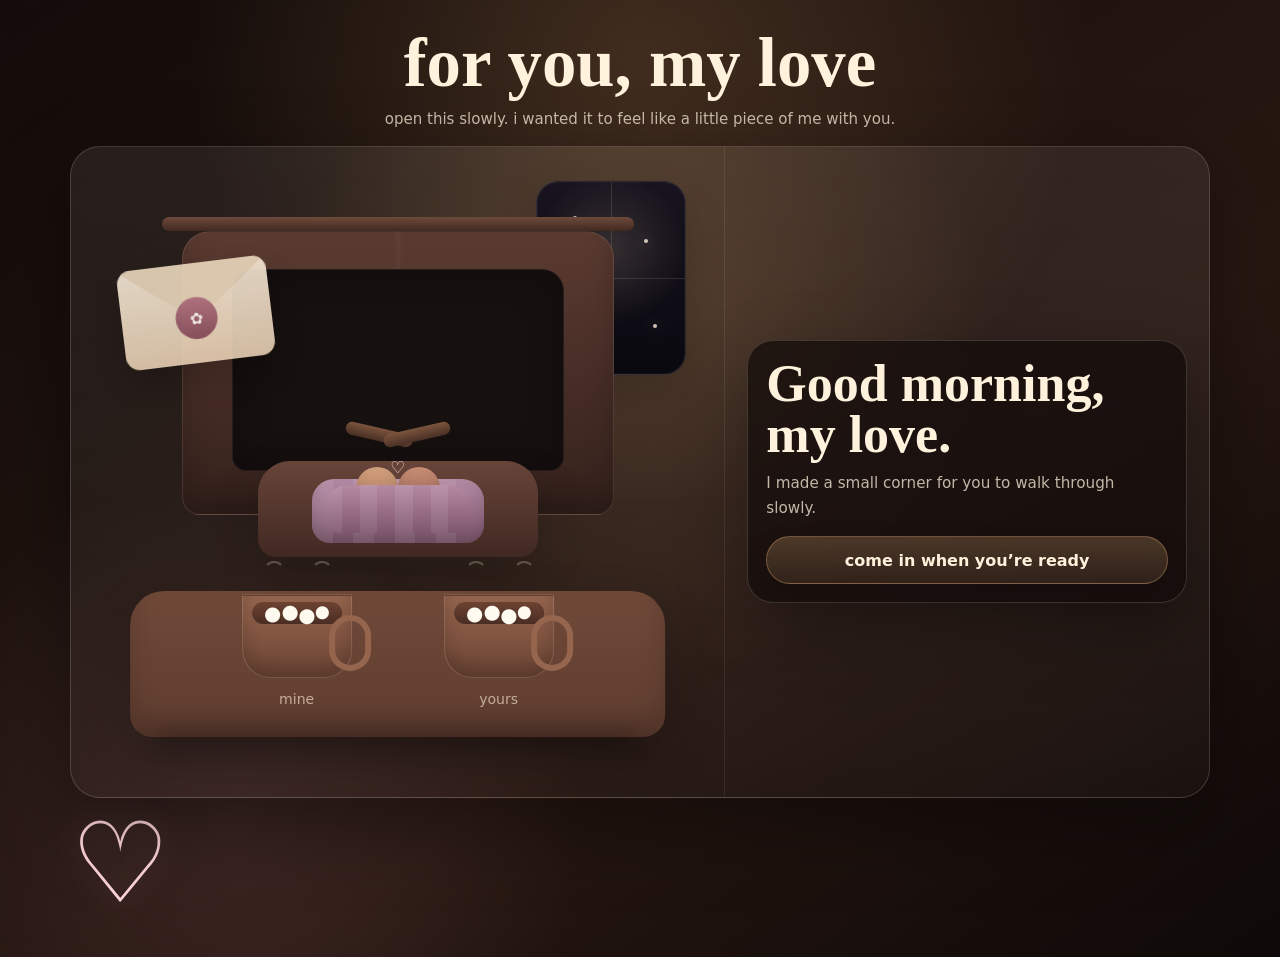
<file: valentines-final-layout-fixed.html>
<!doctype html>
<html lang="en">
<head>
  <meta charset="utf-8" />
  <meta name="viewport" content="width=device-width,initial-scale=1,viewport-fit=cover" />
  <meta name="robots" content="noindex,nofollow" />
  <meta name="theme-color" content="#140c0a" />
  <title>A little corner for you</title>

  <style>
    :root {
      --bg: #130c0a;
      --bg2: #271711;
      --cream: #fff2dd;
      --muted: rgba(255, 242, 221, .74);
      --line: rgba(255, 242, 221, .16);
      --card: rgba(20, 13, 11, .76);
      --gold: #ffbf78;
      --ember: #ff8f55;
      --rose: #d995a2;
      --rose2: #8d5264;
      --wood: #704838;
      --blanket: #b48ba5;
      --blanket2: #7e566d;
      --leaf: #b7c196;
      --shadow: rgba(0,0,0,.38);
    }

    * { box-sizing: border-box; -webkit-tap-highlight-color: transparent; }
    html { scroll-behavior: smooth; color-scheme: dark; }

    body {
      margin: 0;
      min-height: 100svh;
      font-family: ui-sans-serif, system-ui, -apple-system, BlinkMacSystemFont, "Segoe UI", sans-serif;
      color: var(--cream);
      background:
        radial-gradient(circle at 50% 6%, rgba(255, 191, 120, .16), transparent 28rem),
        radial-gradient(circle at 18% 86%, rgba(217, 149, 162, .12), transparent 22rem),
        linear-gradient(145deg, var(--bg), var(--bg2) 62%, #0e0908);
      overflow-x: hidden;
    }

    body::before {
      content: "";
      position: fixed;
      inset: 0;
      pointer-events: none;
      background-image:
        linear-gradient(rgba(255,255,255,.024) 1px, transparent 1px),
        linear-gradient(90deg, rgba(255,255,255,.016) 1px, transparent 1px);
      background-size: 42px 42px;
      mask-image: linear-gradient(to bottom, rgba(0,0,0,.55), transparent);
      z-index: -1;
    }

    button { font: inherit; }

    .page {
      width: min(100% - 18px, 860px);
      margin: 0 auto;
      padding: max(14px, env(safe-area-inset-top)) 0 calc(28px + env(safe-area-inset-bottom));
    }

    .top {
      text-align: center;
      padding: 0 6px 14px;
    }

    .eyebrow {
      margin: 0 0 7px;
      text-transform: uppercase;
      letter-spacing: .22em;
      color: rgba(255, 242, 221, .58);
      font-size: .68rem;
      font-weight: 850;
    }

    h1, h2, h3 {
      margin: 0;
      font-family: Georgia, "Times New Roman", serif;
      line-height: .98;
      text-wrap: balance;
    }

    h1 { font-size: clamp(2.2rem, 10vw, 4.3rem); }
    h2 { font-size: clamp(1.95rem, 8vw, 3.25rem); }
    h3 { font-size: clamp(1.7rem, 7vw, 2.4rem); }

    p { line-height: 1.62; }

    .subtitle {
      max-width: 540px;
      margin: 10px auto 0;
      color: var(--muted);
      font-size: .94rem;
    }

    .stage {
      border: 1px solid var(--line);
      border-radius: 30px;
      overflow: hidden;
      background:
        radial-gradient(circle at 50% 28%, rgba(255, 191, 120, .12), transparent 22rem),
        linear-gradient(180deg, rgba(255,255,255,.07), rgba(255,255,255,.025));
      box-shadow: 0 28px 80px var(--shadow);
      isolation: isolate;
    }

    .room {
      position: relative;
      min-height: 570px;
      overflow: hidden;
      border-bottom: 1px solid rgba(255,255,255,.08);
    }



    .sky-copy {
      width: 100%;
      max-width: 620px;
    }

    .sky-scene-wrap {
      position: relative !important;
      width: min(360px, 100%) !important;
      min-height: 250px !important;
      margin: 18px 0 0 !important;
    }

    .sky-cuddle {
      position: absolute !important;
      left: 18px !important;
      bottom: 10px !important;
      width: 178px !important;
      height: 116px !important;
      margin: 0 !important;
      transform: none !important;
      cursor: pointer;
      z-index: 4;
      filter: drop-shadow(0 14px 24px rgba(0,0,0,.24));
    }

    .sky-cuddle::before {
      width: 142px !important;
      height: 48px !important;
      left: 16px !important;
      bottom: 10px !important;
    }

    .sky-head.one {
      left: 42px !important;
      top: 22px !important;
      width: 32px !important;
      height: 32px !important;
    }

    .sky-head.two {
      right: 42px !important;
      top: 22px !important;
      width: 32px !important;
      height: 32px !important;
    }

    .sky-cup.one {
      left: 54px !important;
      bottom: 44px !important;
      transform: scale(.78) !important;
    }

    .sky-cup.two {
      right: 54px !important;
      bottom: 44px !important;
      transform: scale(.78) !important;
    }

    .sky-blanket {
      left: 24px !important;
      right: 24px !important;
      bottom: 10px !important;
      height: 45px !important;
      border-radius: 24px 24px 14px 14px !important;
    }

    .sky-heart-layer {
      position: absolute !important;
      left: 0;
      right: 0;
      top: 0;
      bottom: 0;
      pointer-events: none;
      overflow: visible;
      z-index: 3;
    }

    .sky-float-heart {
      position: absolute;
      bottom: 78px;
      left: 94px;
      font-size: .86rem;
      color: #ffd7e2;
      opacity: 0;
      text-shadow: 0 0 12px rgba(255, 215, 226, .35);
      animation: skyHeartUpClean 3.1s ease-out forwards;
    }

    .sky-dialogue {
      position: absolute !important;
      left: 4px !important;
      bottom: 128px !important;
      width: 230px !important;
      height: 106px !important;
      min-height: 0 !important;
      inset: auto auto 128px 4px !important;
      z-index: 6;
      pointer-events: none;
    }

    .sky-bubble {
      max-width: 112px !important;
      padding: 7px 9px !important;
      font-size: .68rem !important;
      line-height: 1.22 !important;
      border-radius: 14px !important;
      box-shadow: 0 10px 20px rgba(0,0,0,.18) !important;
      opacity: 0;
      transform: translateY(6px) scale(.96);
      transition: opacity .45s ease, transform .45s ease;
    }

    .sky-bubble.is-visible {
      opacity: 1;
      transform: translateY(0) scale(1);
    }

    .sky-bubble.left,
    .sky-bubble.left.two,
    .sky-bubble.left.three {
      left: 0 !important;
      top: 10px !important;
      right: auto !important;
      text-align: left !important;
      border-radius: 14px 14px 14px 6px !important;
    }

    .sky-bubble.right,
    .sky-bubble.right.two,
    .sky-bubble.right.three {
      right: 0 !important;
      top: 36px !important;
      left: auto !important;
      text-align: right !important;
      border-radius: 14px 14px 6px 14px !important;
    }

    .sky-bubble.left::after,
    .sky-bubble.right::after {
      width: 8px !important;
      height: 8px !important;
      bottom: -4px !important;
    }

    @keyframes skyHeartUpClean {
      0% {
        opacity: 0;
        transform: translate(0, 0) scale(.7);
      }
      14% {
        opacity: .95;
      }
      100% {
        opacity: 0;
        transform: translate(var(--drift, 20px), -105px) scale(1.12);
      }
    }


    .old-sky-scene-wrap-unused {
      position: relative;
      width: min(360px, 100%);
      min-height: 230px;
      margin: 12px auto 0;
    }

    .sky-cuddle {
      position: relative;
      width: 280px;
      height: 170px;
      margin: 72px auto 0;
      cursor: pointer;
      z-index: 3;
      filter: drop-shadow(0 18px 36px rgba(0,0,0,.25));
    }

    .sky-heart-layer {
      position: absolute;
      inset: 0;
      pointer-events: none;
      overflow: visible;
      z-index: 2;
    }

    .sky-float-heart {
      position: absolute;
      bottom: 34px;
      left: 50%;
      font-size: 1rem;
      color: #ffd7e2;
      opacity: 0;
      text-shadow: 0 0 10px rgba(255, 215, 226, .28);
      animation: skyHeartUp 2.8s ease-out forwards;
    }

    .sky-dialogue {
      position: absolute;
      inset: 0 0 auto 0;
      z-index: 5;
      pointer-events: none;
      min-height: 180px;
    }

    .sky-bubble {
      position: absolute;
      max-width: 150px;
      padding: 9px 12px;
      border-radius: 18px;
      background:
        radial-gradient(circle at 18% 12%, rgba(255,255,255,.44), transparent 34%),
        linear-gradient(180deg, rgba(255, 249, 241, .98), rgba(244, 224, 205, .96));
      color: #55382f;
      font-family: Georgia, "Times New Roman", serif;
      font-size: .8rem;
      line-height: 1.28;
      box-shadow: 0 14px 28px rgba(0,0,0,.18);
      border: 1px solid rgba(255,255,255,.34);
      opacity: 0;
      transform: translateY(8px) scale(.96);
      transition: opacity .6s ease, transform .6s ease;
    }

    .sky-bubble.is-visible {
      opacity: 1;
      transform: translateY(0) scale(1);
    }

    .sky-bubble.left { left: 8px; top: 10px; border-radius: 18px 18px 18px 8px; }
    .sky-bubble.left::after {
      content: "";
      position: absolute;
      left: 18px;
      bottom: -5px;
      width: 11px;
      height: 11px;
      background: rgba(244, 224, 205, .96);
      transform: rotate(45deg);
    }

    .sky-bubble.right { right: 8px; top: 38px; border-radius: 18px 18px 8px 18px; text-align: right; }
    .sky-bubble.right::after {
      content: "";
      position: absolute;
      right: 18px;
      bottom: -5px;
      width: 11px;
      height: 11px;
      background: rgba(244, 224, 205, .96);
      transform: rotate(45deg);
    }

    .sky-bubble.left.two { left: -2px; top: 82px; }
    .sky-bubble.right.two { right: -2px; top: 112px; }
    .sky-bubble.left.three { left: 12px; top: 150px; }
    .sky-bubble.right.three { right: 12px; top: 178px; }

    @keyframes skyHeartUp {
      0% { opacity: 0; transform: translate(-50%, 0) scale(.8); }
      14% { opacity: .95; }
      100% { opacity: 0; transform: translate(calc(-50% + var(--drift, 0px)), -120px) scale(1.18); }
    }

    .kitty.baby {
      left: 50%;
      right: auto;
      bottom: -2px;
      width: 74px;
      height: 88px;
      transform: translateX(-50%);
      z-index: 4;
    }

    .kitty.baby .kitty-body {
      width: 58px;
      height: 46px;
    }

    .kitty.baby .kitty-head {
      width: 44px;
      height: 42px;
      top: 12px;
    }

    .kitty.baby .kitty-tail {
      width: 34px;
    }

    .moon-home-note {
      position: absolute;
      left: 50%;
      bottom: 112px;
      transform: translateX(-50%);
      padding: 8px 12px;
      border-radius: 16px;
      background:
        radial-gradient(circle at 18% 12%, rgba(255,255,255,.44), transparent 34%),
        linear-gradient(180deg, rgba(255, 249, 241, .98), rgba(244, 224, 205, .96));
      color: #55382f;
      font-family: Georgia, "Times New Roman", serif;
      font-size: .78rem;
      white-space: nowrap;
      box-shadow: 0 12px 22px rgba(0,0,0,.18);
      border: 1px solid rgba(255,255,255,.34);
    }

    .moon-home-note::after {
      content: "";
      position: absolute;
      left: 50%;
      bottom: -5px;
      width: 10px;
      height: 10px;
      background: rgba(244, 224, 205, .96);
      transform: translateX(-50%) rotate(45deg);
    }


    .window {
      position: absolute;
      top: 22px;
      right: 18px;
      width: 108px;
      height: 142px;
      border-radius: 22px;
      background:
        radial-gradient(circle at 50% 35%, rgba(255, 230, 190, .14), transparent 52%),
        linear-gradient(180deg, #18131e, #09080f);
      border: 1px solid rgba(255,255,255,.12);
      box-shadow: inset 0 0 0 1px rgba(255,255,255,.03), 0 18px 42px rgba(0,0,0,.20);
      overflow: hidden;
    }

    .window::before,
    .window::after {
      content: "";
      position: absolute;
      background: rgba(255, 242, 221, .12);
    }

    .window::before { width: 1px; height: 100%; left: 50%; top: 0; }
    .window::after { height: 1px; width: 100%; left: 0; top: 50%; }

    .star {
      position: absolute;
      width: 4px;
      height: 4px;
      border-radius: 999px;
      background: var(--cream);
      opacity: .8;
      box-shadow: 0 0 14px rgba(255,255,255,.55);
      animation: twinkle 3.5s ease-in-out infinite;
    }

    .star:nth-child(1) { left: 24%; top: 18%; }
    .star:nth-child(2) { left: 72%; top: 30%; animation-delay: .6s; }
    .star:nth-child(3) { left: 34%; top: 68%; animation-delay: 1.2s; }
    .star:nth-child(4) { left: 78%; top: 74%; animation-delay: 1.8s; }

    .fireplace {
      position: absolute;
      left: 50%;
      top: 72px;
      width: min(390px, 94%);
      height: 300px;
      transform: translateX(-50%);
    }

    .mantel {
      position: absolute;
      top: 0;
      left: 14px;
      right: 14px;
      height: 14px;
      border-radius: 999px;
      background: linear-gradient(180deg, #6d4a3b, #422920);
    }

    .brick {
      position: absolute;
      top: 14px;
      left: 34px;
      right: 34px;
      bottom: 42px;
      border-radius: 28px 28px 18px 18px;
      background:
        linear-gradient(90deg, transparent 49%, rgba(255,255,255,.03) 50%, transparent 51%),
        linear-gradient(180deg, #5b3b31, #34211c);
      border: 1px solid rgba(255,255,255,.08);
      box-shadow: inset 0 -20px 28px rgba(0,0,0,.20);
    }

    .firebox {
      position: absolute;
      top: 52px;
      left: 48px;
      right: 48px;
      bottom: 84px;
      border-radius: 22px 22px 14px 14px;
      background: #16100f;
      border: 1px solid rgba(255,255,255,.06);
      overflow: hidden;
      box-shadow: inset 0 0 38px rgba(0,0,0,.25);
      transition: box-shadow .35s ease, background .35s ease;
    }

    .firebox::after {
      content: "";
      position: absolute;
      inset: 0;
      background: radial-gradient(circle at 50% 72%, rgba(255, 191, 120, .12), transparent 66%);
      animation: fireGlow 2.4s ease-in-out infinite;
      pointer-events: none;
      opacity: 0;
      transition: opacity .35s ease;
    }

    .logs {
      position: absolute;
      left: 50%;
      bottom: 18px;
      width: 106px;
      height: 24px;
      transform: translateX(-50%);
      z-index: 2;
    }

    .logs::before,
    .logs::after {
      content: "";
      position: absolute;
      width: 68px;
      height: 13px;
      border-radius: 999px;
      background: linear-gradient(180deg, #7b543c, #493025);
    }

    .logs::before { left: 0; transform: rotate(13deg); }
    .logs::after { right: 0; transform: rotate(-13deg); }

    .flame {
      position: absolute;
      left: 50%;
      bottom: 38px;
      width: 64px;
      height: 116px;
      transform: translateX(-50%) scale(.65);
      border-radius: 55% 55% 55% 55% / 72% 72% 38% 38%;
      background: radial-gradient(circle at 50% 78%, #fff2ce 0 18%, #ffc76d 20% 46%, #ff8b4a 50% 72%, transparent 76%);
      animation: flicker 1.25s ease-in-out infinite;
      opacity: 0;
      will-change: transform, filter;
      z-index: 3;
      transition: opacity .35s ease, transform .35s ease;
    }

    .flame.small {
      left: calc(50% + 31px);
      bottom: 46px;
      width: 44px;
      height: 82px;
      animation-delay: .18s;
    }

    .emberbed {
      position: absolute;
      left: 30px;
      right: 30px;
      bottom: 8px;
      height: 22px;
      background:
        radial-gradient(circle at 25% 50%, rgba(255, 139, 74, .75), transparent 28%),
        radial-gradient(circle at 50% 55%, rgba(255, 207, 120, .65), transparent 24%),
        radial-gradient(circle at 75% 50%, rgba(255, 139, 74, .65), transparent 28%);
      filter: blur(3px);
      animation: emberPulse 2s ease-in-out infinite;
      z-index: 1;
      opacity: 0;
      transition: opacity .35s ease;
    }

    .room.is-lit .firebox {
      background: radial-gradient(circle at 50% 100%, rgba(255, 151, 75, .18), transparent 70%), #1b1110;
      box-shadow: inset 0 0 84px rgba(255, 139, 74, .15), 0 0 70px rgba(255, 139, 74, .10);
    }

    .room.is-lit .firebox::after,
    .room.is-lit .emberbed { opacity: 1; }

    .room.is-lit .flame {
      opacity: 1;
      transform: translateX(-50%) scale(1);
    }

    .sofa {
      position: absolute;
      left: 50%;
      bottom: 0;
      width: 250px;
      height: 86px;
      border-radius: 32px 32px 18px 18px;
      transform: translateX(-50%);
      background: linear-gradient(180deg, #684439, #402922);
      box-shadow: 0 20px 48px rgba(0,0,0,.18);
    }

    .blanket {
      position: absolute;
      left: 50%;
      top: 18px;
      width: 172px;
      height: 64px;
      border-radius: 22px 22px 18px 18px;
      transform: translateX(-50%);
      background:
        linear-gradient(90deg, rgba(255,255,255,.08) 0 12%, transparent 12% 24%, rgba(255,255,255,.08) 24% 36%, transparent 36% 48%, rgba(255,255,255,.08) 48% 60%, transparent 60% 72%, rgba(255,255,255,.08) 72% 84%, transparent 84%),
        linear-gradient(180deg, var(--blanket), var(--blanket2));
      box-shadow: inset 0 -10px 18px rgba(0,0,0,.14);
    }

    .cuddle {
      position: absolute;
      left: 50%;
      bottom: 24px;
      width: 156px;
      height: 66px;
      transform: translateX(-50%);
      z-index: 2;
    }

    .head {
      position: absolute;
      top: 0;
      width: 42px;
      height: 42px;
      border-radius: 999px;
      background: linear-gradient(180deg, #d2a17f, #a97455);
      box-shadow: inset 0 -8px 14px rgba(0,0,0,.10);
    }

    .head.me { left: 36px; }
    .head.her { right: 36px; background: linear-gradient(180deg, #c98f76, #8f5c4d); }

    .cuddle-blanket {
      position: absolute;
      left: 50%;
      bottom: 0;
      width: 148px;
      height: 48px;
      border-radius: 24px 24px 18px 18px;
      transform: translateX(-50%);
      background:
        linear-gradient(90deg, rgba(255,255,255,.08) 0 12%, transparent 12% 24%, rgba(255,255,255,.08) 24% 36%, transparent 36% 48%, rgba(255,255,255,.08) 48% 60%, transparent 60% 72%, rgba(255,255,255,.08) 72% 84%, transparent 84%),
        linear-gradient(180deg, #b68ba2, #7e566d);
    }

    .cuddle-heart {
      position: absolute;
      left: 50%;
      top: -10px;
      transform: translateX(-50%);
      color: #ffd7d7;
      font-size: 1.05rem;
      animation: heartFloat 2.4s ease-in-out infinite;
    }

    .cat {
      position: absolute;
      left: 32px;
      bottom: 30px;
      width: 96px;
      height: 78px;
      filter: drop-shadow(0 12px 22px rgba(0,0,0,.22));
    }

    .cat-body {
      position: absolute;
      left: 12px;
      bottom: 0;
      width: 54px;
      height: 40px;
      border-radius: 22px 22px 20px 18px;
      background: linear-gradient(180deg, #c6a28c, #8f6a59);
    }

    .cat-head {
      position: absolute;
      left: 50px;
      bottom: 22px;
      width: 34px;
      height: 32px;
      border-radius: 50%;
      background: linear-gradient(180deg, #cfad94, #9b7662);
    }

    .cat-head::before,
    .cat-head::after {
      content: "";
      position: absolute;
      top: -8px;
      width: 10px;
      height: 12px;
      background: linear-gradient(180deg, #cfad94, #9b7662);
      clip-path: polygon(50% 0, 100% 100%, 0 100%);
    }

    .cat-head::before { left: 3px; transform: rotate(-16deg); }
    .cat-head::after { right: 3px; transform: rotate(16deg); }

    .cat-tail {
      position: absolute;
      left: 0;
      bottom: 18px;
      width: 46px;
      height: 12px;
      border-radius: 999px;
      background: linear-gradient(180deg, #cfad94, #9b7662);
      transform-origin: 100% 50%;
      animation: tailSwish 2.1s ease-in-out infinite;
    }

    .cat-eye {
      position: absolute;
      top: 13px;
      width: 4px;
      height: 4px;
      border-radius: 999px;
      background: #3c241a;
    }

    .cat-eye.left { left: 10px; }
    .cat-eye.right { right: 10px; }


    .cat {
      position: absolute;
      left: 18px;
      bottom: 118px;
      width: 108px;
      height: 86px;
      filter: drop-shadow(0 12px 22px rgba(0,0,0,.22));
      z-index: 4;
      transform: scale(1.02);
    }

    .cat-body {
      position: absolute;
      left: 12px;
      bottom: 0;
      width: 54px;
      height: 40px;
      border-radius: 22px 22px 20px 18px;
      background: linear-gradient(180deg, #c6a28c, #8f6a59);
    }

    .cat-head {
      position: absolute;
      left: 50px;
      bottom: 22px;
      width: 34px;
      height: 32px;
      border-radius: 50%;
      background: linear-gradient(180deg, #cfad94, #9b7662);
    }

    .cat-head::before,
    .cat-head::after {
      content: "";
      position: absolute;
      top: -8px;
      width: 10px;
      height: 12px;
      background: linear-gradient(180deg, #cfad94, #9b7662);
      clip-path: polygon(50% 0, 100% 100%, 0 100%);
    }

    .cat-head::before { left: 3px; transform: rotate(-16deg); }
    .cat-head::after { right: 3px; transform: rotate(16deg); }

    .cat-tail {
      position: absolute;
      left: 0;
      bottom: 18px;
      width: 46px;
      height: 12px;
      border-radius: 999px;
      background: linear-gradient(180deg, #cfad94, #9b7662);
      transform-origin: 100% 50%;
      animation: tailSwish 2.1s ease-in-out infinite;
    }

    .cat-eye {
      position: absolute;
      top: 13px;
      width: 4px;
      height: 4px;
      border-radius: 999px;
      background: #3c241a;
      animation: catBlink 5s infinite;
      transform-origin: center;
    }

    .cat-eye.left { left: 10px; }
    .cat-eye.right { right: 10px; }

    .gift-tag {
      position: absolute;
      left: 50%;
      bottom: -18px;
      transform: translateX(-50%);
      color: rgba(255,242,221,.88);
      font-size: .76rem;
      letter-spacing: .14em;
      text-transform: lowercase;
      white-space: nowrap;
      text-shadow: 0 0 12px rgba(255, 226, 170, .4);
      animation: giftGlow 2.4s ease-in-out infinite;
    }

    .gift-box::after {
      content: "";
      position: absolute;
      inset: 18px 28px 8px;
      border-radius: 24px;
      background: radial-gradient(circle, rgba(255, 208, 150, .18), transparent 68%);
      filter: blur(10px);
      z-index: 0;
      animation: giftAura 3s ease-in-out infinite;
    }

    .sky-section {
      background:
        radial-gradient(circle at 50% 16%, rgba(255,255,255,.09), transparent 18rem),
        radial-gradient(circle at 78% 18%, rgba(166, 179, 255, .12), transparent 14rem),
        linear-gradient(180deg, #05060f, #0b1022 42%, #171428);
      min-height: 580px;
      position: relative;
      display: none;
      align-items: center;
      justify-items: center;
      overflow: hidden;
    }

    .sky-section::after {
      content: "";
      position: absolute;
      left: 0;
      right: 0;
      bottom: 0;
      height: 160px;
      background: linear-gradient(180deg, transparent, rgba(255, 191, 120, .08) 45%, rgba(255, 191, 120, .12));
      pointer-events: none;
    }

    .sky-copy {
      position: relative;
      z-index: 2;
      text-align: center;
      max-width: 640px;
      padding-top: 26px;
    }

    .sky-cuddle {
      position: relative;
      z-index: 2;
      width: 280px;
      height: 170px;
      margin-top: 28px;
      filter: drop-shadow(0 18px 36px rgba(0,0,0,.25));
    }

    .sky-cuddle::before {
      content: "";
      position: absolute;
      left: 50%;
      bottom: 24px;
      width: 220px;
      height: 84px;
      transform: translateX(-50%);
      border-radius: 999px;
      background: radial-gradient(circle, rgba(255, 223, 180, .16), transparent 68%);
      filter: blur(10px);
    }

    .cat { display: none !important; }


    .cuddle .head {
      transition: left 1.2s ease, right 1.2s ease, top 1.2s ease, transform 1.2s ease, opacity .6s ease;
    }

    .cuddle-blanket {
      transition: width 1.4s ease, height 1.4s ease, transform 1.4s ease, bottom 1.4s ease, border-radius 1.4s ease;
    }

    .room.is-cuddled .head.me {
      left: 44px;
      top: 3px;
      transform: rotate(-4deg);
    }

    .room.is-cuddled .head.her {
      right: 44px;
      top: 3px;
      transform: rotate(4deg);
    }

    .room.is-cuddled .cuddle-blanket {
      width: 164px;
      height: 58px;
      bottom: -2px;
      border-radius: 28px 28px 22px 22px;
      transform: translateX(-50%) translateY(-2px);
      box-shadow: 0 10px 24px rgba(0,0,0,.18);
    }

    .room.is-cuddled .cuddle-heart {
      animation-duration: 3.4s;
    }

    .table {
      position: absolute;
      left: 50%;
      top: 390px;
      width: min(340px, 86%);
      height: 112px;
      transform: translateX(-50%);
      border-radius: 34px 34px 22px 22px;
      background: linear-gradient(180deg, #704938, #5f3d30);
      box-shadow: inset 0 -16px 26px rgba(0,0,0,.16), 0 24px 54px rgba(0,0,0,.20);
    }

    .table::after {
      content: "";
      position: absolute;
      left: 25px;
      right: 25px;
      bottom: -12px;
      height: 18px;
      border-radius: 999px;
      background: rgba(0,0,0,.24);
      filter: blur(10px);
    }

    .mugs {
      position: absolute;
      inset: 0;
      display: flex;
      align-items: center;
      justify-content: center;
      gap: 52px;
      transform: translateY(-20px);
    }

    .mug {
      position: relative;
      width: 78px;
      height: 64px;
      border-radius: 0 0 20px 20px;
      background: linear-gradient(180deg, #96654e, #6c4534);
      border: 1px solid rgba(255,255,255,.10);
      box-shadow: inset 0 -10px 18px rgba(0,0,0,.18);
      transform-origin: 50% 90%;
    }

    .mug::before {
      content: "";
      position: absolute;
      top: 7px;
      left: 7px;
      right: 7px;
      height: 17px;
      border-radius: 999px;
      background: linear-gradient(180deg, #6c4332, #4a2d23);
    }

    .mug::after {
      content: "";
      position: absolute;
      top: 16px;
      right: -15px;
      width: 22px;
      height: 30px;
      border-radius: 999px;
      border: 5px solid #96654e;
    }

    .mug-label {
      position: absolute;
      top: 74px;
      left: 50%;
      transform: translateX(-50%);
      color: rgba(255, 242, 221, .62);
      font-size: .78rem;
      white-space: nowrap;
    }

    .mallows {
      position: absolute;
      top: 9px;
      left: 50%;
      width: 52px;
      height: 16px;
      transform: translateX(-50%);
      background:
        radial-gradient(circle at 15% 50%, #fffaf0 0 7px, transparent 8px),
        radial-gradient(circle at 40% 42%, #fffaf0 0 7px, transparent 8px),
        radial-gradient(circle at 64% 58%, #fffaf0 0 7px, transparent 8px),
        radial-gradient(circle at 86% 40%, #fffaf0 0 6px, transparent 7px);
      z-index: 2;
    }

    .steam {
      position: absolute;
      top: -34px;
      width: 22px;
      height: 46px;
      border-radius: 999px;
      border: 2px solid rgba(255, 242, 221, .24);
      border-color: rgba(255, 242, 221, .24) transparent transparent transparent;
      animation: steam 3.6s ease-in-out infinite;
    }

    .steam.one { left: 20px; }
    .steam.two { right: 18px; animation-delay: .9s; }

    .room.is-cheering .mug:first-child { animation: cheersLeft 1.6s ease-in-out 2; }
    .room.is-cheering .mug:last-child { animation: cheersRight 1.6s ease-in-out 2; }

    .letter-prop {
      position: absolute;
      left: 18px;
      top: 96px;
      width: 104px;
      height: 72px;
      transform: rotate(-7deg);
      border-radius: 14px;
      background: linear-gradient(180deg, #f7ead8, #e6ceb2);
      box-shadow: 0 16px 34px rgba(0,0,0,.22);
      opacity: .9;
    }

    .letter-prop::before {
      content: "";
      position: absolute;
      inset: 0;
      clip-path: polygon(0 0, 100% 0, 50% 58%);
      background: #ead7bd;
      border-radius: 14px 14px 0 0;
    }

    .lily-seal-small {
      position: absolute;
      left: 50%;
      top: 23px;
      width: 31px;
      height: 31px;
      border-radius: 999px;
      transform: translateX(-50%);
      background: linear-gradient(180deg, #b87986, #8e5360);
      display: grid;
      place-items: center;
      font-size: 1rem;
      color: #fff9f1;
      z-index: 2;
    }

    .step-area { padding: 14px; }

    .panel {
      border: 1px solid var(--line);
      border-radius: 26px;
      padding: 18px;
      background: var(--card);
      backdrop-filter: blur(18px);
      box-shadow: 0 24px 70px rgba(0,0,0,.30);
    }

    .panel.is-hidden { display: none; }

    .panel p {
      color: var(--muted);
      font-size: .95rem;
      margin: 10px 0 0;
    }


    /* remove stray kiss-corner decorations everywhere */
    .button::before,
    .button::after,
    .panel::before,
    .panel::after,
    .flower-section::before,
    .flower-section::after,
    .letter-section::before,
    .letter-section::after,
    .movie-section::before,
    .movie-section::after {
      content: none !important;
      display: none !important;
    }

    #receiveKissBtn {
      padding-left: 17px !important;
    }

    #receiveKissBtn::before,
    #receiveKissBtn::after {
      content: none !important;
      display: none !important;
    }


    /* absolutely no stray kiss/lip corner marks */
    *::before,
    *::after {
      background-repeat: no-repeat;
    }

    .button::before,
    .button::after,
    .panel::before,
    .panel::after,
    .flower-section::before,
    .flower-section::after,
    .letter-section::before,
    .letter-section::after,
    .movie-section::before,
    .movie-section::after {
      content: none !important;
      display: none !important;
    }

    .button {
      appearance: none;
      border: 1px solid rgba(255, 194, 135, .30);
      border-radius: 999px;
      background: linear-gradient(180deg, rgba(255, 194, 135, .22), rgba(255, 194, 135, .10));
      color: var(--cream);
      min-height: 48px;
      padding: 13px 17px;
      font-weight: 740;
      cursor: pointer;
      transition: transform .2s ease, border-color .2s ease, opacity .2s ease;
      box-shadow: 0 14px 30px rgba(0,0,0,.16);
      touch-action: manipulation;
    }

    .button:hover:not(:disabled),
    .button:focus-visible {
      transform: translateY(-2px);
      border-color: rgba(255, 194, 135, .52);
    }

    .button.full { width: 100%; margin-top: 16px; }
    .button.alt { background: rgba(255,255,255,.05); border-color: rgba(255,255,255,.12); }

    /* make absolutely sure the kiss decoration only appears on the receive-kiss button */
    .button::before,
    .button::after {
      content: none !important;
      display: none !important;
    }
.cozy-letter {
      background: linear-gradient(180deg, #f8ead8, #e8cfb4);
      box-shadow: 0 22px 44px rgba(0,0,0,.22), 0 0 0 1px rgba(255,255,255,.04) inset;
    }

    .cozy-letter .paper {
      background:
        linear-gradient(180deg, rgba(255,255,255,.15), rgba(255,255,255,0)),
        repeating-linear-gradient(180deg, transparent 0 22px, rgba(120,93,77,.07) 22px 23px),
        linear-gradient(180deg, #fffaf1, #f7ebda);
    }

    .cozy-letter .wax {
      background: linear-gradient(180deg, #c98695, #945a68);
    }

    .seal-flower {
      font-size: 1.35rem;
      line-height: 1;
      filter: drop-shadow(0 1px 0 rgba(255,255,255,.22));
    }

    .envelope-label {
      position: absolute;
      left: 50%;
      bottom: 16px;
      transform: translateX(-50%);
      font-family: Georgia, "Times New Roman", serif;
      color: rgba(88,62,55,.9);
      font-size: 1.18rem;
      text-transform: lowercase;
      z-index: 5;
      letter-spacing: .02em;
    }

    .letter {
      position: relative;
      margin-top: 46px;
      text-align: left;
      border: 1px solid rgba(255,255,255,.11);
      border-radius: 22px;
      padding: 20px;
      background:
        linear-gradient(180deg, rgba(255,255,255,.14), rgba(255,255,255,.04)),
        repeating-linear-gradient(180deg, transparent 0 24px, rgba(255,255,255,.055) 24px 25px),
        rgba(255, 242, 221, .07);
      color: var(--muted);
      line-height: 1.62;
      overflow: hidden;
    }

    .letter::before {
      content: "♡";
      position: absolute;
      right: 18px;
      top: 12px;
      color: rgba(255,242,221,.42);
      font-size: 1.15rem;
      transform: rotate(5deg);
      font-family: Georgia, "Times New Roman", serif;
    }



    .game-area {
      position: relative;
      height: 206px;
      border-radius: 22px;
      overflow: hidden;
      border: 1px solid rgba(255,255,255,.10);
      background:
        radial-gradient(circle at 50% 0, rgba(255, 242, 221, .08), transparent 65%),
        linear-gradient(180deg, #1e1514, #120d0d);
      margin-top: 14px;
      user-select: none;
    }

    .lane-guide {
      position: absolute;
      inset: 0;
      display: grid;
      grid-template-columns: repeat(3, 1fr);
      pointer-events: none;
    }

    .lane-guide span {
      border-right: 1px dashed rgba(255,255,255,.08);
    }

    .lane-guide span:last-child { border-right: 0; }

    .lane-hint {
      position: absolute;
      left: 50%;
      top: 12px;
      transform: translateX(-50%);
      color: rgba(255,242,221,.44);
      font-size: .72rem;
      letter-spacing: .12em;
      text-transform: lowercase;
      white-space: nowrap;
      pointer-events: none;
      z-index: 2;
    }

    .game-cup {
      position: absolute;
      bottom: 16px;
      left: 0;
      width: 82px;
      height: 46px;
      border-radius: 0 0 18px 18px;
      background: linear-gradient(180deg, #95654e, #704937);
      border: 1px solid rgba(255,255,255,.10);
      will-change: transform;
      transition: transform .18s ease-out;
      z-index: 3;
    }

    .game-cup::before {
      content: "";
      position: absolute;
      top: -4px;
      left: 4px;
      right: 4px;
      height: 8px;
      border-radius: 999px;
      background: #fff8ed;
    }

    .game-cup::after {
      content: "";
      position: absolute;
      top: 8px;
      right: -14px;
      width: 20px;
      height: 24px;
      border-radius: 999px;
      border: 4px solid #95654e;
    }

    .falling-mallow {
      position: absolute;
      width: 22px;
      height: 22px;
      border-radius: 7px;
      background: linear-gradient(180deg, #fffdf7, #f4eadc);
      box-shadow: inset 0 -2px 4px rgba(0,0,0,.06);
      pointer-events: none;
      z-index: 2;
      will-change: transform;
    }

    .controls {
      display: grid;
      grid-template-columns: 58px 1fr 58px;
      gap: 10px;
      margin-top: 12px;
    }

    .score-row {
      display: flex;
      justify-content: space-between;
      gap: 12px;
      margin-top: 12px;
      color: var(--muted);
      font-size: .92rem;
      flex-wrap: wrap;
    }

    .score-row strong { color: var(--cream); }

    .below {
      padding: 24px 0 0;
      display: grid;
      gap: 22px;
    }

    .flower-section,
    .letter-section,
    .movie-section,
    .sky-section {
      border: 1px solid var(--line);
      border-radius: 30px;
      padding: 24px;
      background:
        linear-gradient(180deg, rgba(255,255,255,.07), rgba(255,255,255,.025)),
        rgba(20, 13, 11, .55);
      box-shadow: 0 24px 70px rgba(0,0,0,.30);
      text-align: center;
      overflow: hidden;
    }

    .flower-section p,
    .letter-section p,
    .movie-section p,
    .sky-section p {
      color: var(--muted);
      margin: 12px auto 0;
      max-width: 560px;
    }


    .carta-card,
    .carta-paper,
    .carta-flap,
    .carta-seal,
    .carta-title,
    .carta-sub,
    .carta-lily,
    .sketchbook,
    .sketchbook-page,
    .sketchbook-lily,
    .sketchbook-title,
    .sketchbook-sub,
    .sketchbook-stamp {
      display: none !important;
    }

    .gift-scene {
      position: relative;
      display: grid;
      place-items: center;
      min-height: 490px;
      margin-top: 10px;
    }

    .gift-box {
      position: relative;
      width: min(240px, 72vw);
      height: 196px;
      border: 0;
      background: transparent;
      cursor: pointer;
      transition: transform .25s ease;
      z-index: 6;
      touch-action: manipulation;
    }

    .gift-box:hover,
    .gift-box:focus-visible {
      transform: translateY(-4px);
    }

    .gift-body,
    .gift-lid {
      position: absolute;
      left: 50%;
      transform: translateX(-50%);
      background:
        linear-gradient(90deg, transparent 45%, rgba(255,255,255,.16) 45% 55%, transparent 55%),
        linear-gradient(180deg, #d99ba8, #985c70);
      box-shadow: 0 20px 42px rgba(0,0,0,.24);
    }

    .gift-body {
      bottom: 18px;
      width: 196px;
      height: 120px;
      border-radius: 18px 18px 24px 24px;
    }

    .gift-lid {
      top: 28px;
      width: 220px;
      height: 52px;
      border-radius: 18px;
      z-index: 3;
      transform-origin: 50% 100%;
      transition: transform 1s cubic-bezier(.2,.9,.2,1.15), opacity .55s ease;
    }

    .gift-ribbon.vertical,
    .gift-ribbon.horizontal {
      position: absolute;
      left: 50%;
      background: rgba(255,242,221,.62);
      z-index: 5;
      border-radius: 999px;
      pointer-events: none;
    }

    .gift-ribbon.vertical {
      bottom: 18px;
      width: 28px;
      height: 120px;
      transform: translateX(-50%);
    }

    .gift-ribbon.horizontal {
      bottom: 76px;
      width: 196px;
      height: 24px;
      transform: translateX(-50%);
    }

    .gift-tag {
      position: absolute;
      left: 50%;
      bottom: -18px;
      transform: translateX(-50%);
      color: rgba(255,242,221,.72);
      font-size: .76rem;
      letter-spacing: .14em;
      text-transform: lowercase;
      white-space: nowrap;
    }

    .bouquet-stage {
      position: absolute;
      inset: 0;
      display: grid;
      place-items: center;
      opacity: 0;
      transform: translateY(30px) scale(.72);
      transition: opacity .7s ease .35s, transform 1.15s cubic-bezier(.2,.9,.2,1.12) .35s;
      pointer-events: none;
    }

    .bouquet-stage::before {
      content: "";
      position: absolute;
      width: min(330px, 86vw);
      height: min(330px, 86vw);
      border-radius: 999px;
      background: radial-gradient(circle, rgba(255, 242, 221, .20), rgba(217, 149, 162, .10) 44%, transparent 70%);
      filter: blur(14px);
      animation: lilyAura 3s ease-in-out infinite;
    }

    .bouquet {
      position: relative;
      width: min(330px, 88vw);
      height: min(330px, 88vw);
      overflow: visible;
      filter: drop-shadow(0 22px 44px rgba(0,0,0,.30));
    }

    .bouquet .stem {
      fill: none;
      stroke: var(--leaf);
      stroke-width: 6;
      stroke-linecap: round;
      stroke-dasharray: 120;
      stroke-dashoffset: 120;
    }

    .bouquet .leaf {
      fill: rgba(183,193,150,.24);
      stroke: var(--leaf);
      stroke-width: 3;
      opacity: 0;
      transform-box: fill-box;
      transform-origin: center;
      transform: scale(.4);
    }

    .bouquet .petal {
      fill: #fff8ed;
      stroke: rgba(255,255,255,.62);
      stroke-width: 2;
      transform-box: fill-box;
      transform-origin: center bottom;
      transform: scale(.05) translateY(42px);
      opacity: 0;
    }

    .bouquet .petal.blush { fill: #f6dfdc; }
    .bouquet .petal.gold { fill: #ffe3bc; }
    .bouquet .center { fill: #ffe7a8; opacity: 0; }

    .heart-ribbon {
      fill: none;
      stroke: #f0a4b4;
      stroke-width: 8;
      stroke-linecap: round;
      stroke-linejoin: round;
      stroke-dasharray: 260;
      stroke-dashoffset: 260;
      filter: drop-shadow(0 4px 10px rgba(0,0,0,.18));
    }

    .firefly,
    .aroma {
      position: absolute;
      opacity: 0;
      pointer-events: none;
    }

    .firefly {
      width: 8px;
      height: 8px;
      border-radius: 999px;
      background: rgba(255, 230, 160, .95);
      box-shadow: 0 0 16px rgba(255, 230, 160, .75);
    }

    .firefly.one { left: 16%; top: 22%; }
    .firefly.two { right: 18%; top: 18%; animation-delay: .7s; }
    .firefly.three { left: 22%; bottom: 28%; animation-delay: 1.2s; }
    .firefly.four { right: 20%; bottom: 30%; animation-delay: .3s; }
    .firefly.five { left: 48%; top: 10%; animation-delay: 1.7s; }

    .aroma {
      width: 54px;
      height: 84px;
      border-radius: 999px;
      border: 2px solid rgba(255,242,221,.18);
      border-color: rgba(255,242,221,.20) transparent transparent transparent;
      filter: blur(.3px);
    }

    .aroma.one { left: 28%; top: 12%; }
    .aroma.two { right: 28%; top: 18%; animation-delay: .9s; }

    .gift-quote {
      opacity: 0;
      transform: translateY(14px);
      transition: opacity .7s ease 2.05s, transform .7s ease 2.05s;
      margin-top: 22px !important;
      border: 1px solid rgba(255,255,255,.11);
      border-radius: 22px;
      padding: 18px;
      background: rgba(16, 10, 9, .78);
      font-family: Georgia, "Times New Roman", serif;
      font-size: clamp(1.16rem, 5vw, 1.6rem);
      line-height: 1.4;
      color: var(--cream) !important;
      max-width: 590px;
      position: relative;
      z-index: 8;
      text-shadow: 0 1px 0 rgba(0,0,0,.15);
    }

    .gift-scene.is-open .gift-lid {
      transform: translateX(-50%) translateY(-102px) rotate(-14deg);
      opacity: .92;
    }

    .gift-scene.is-open .gift-body,
    .gift-scene.is-open .gift-ribbon,
    .gift-scene.is-open .gift-tag {
      opacity: 0;
      transition: opacity .35s ease .22s;
    }

    .gift-scene.is-open .gift-box { opacity: 0; pointer-events: none; transition: opacity .45s ease .18s; }
    .gift-scene.is-open .gift-tag { opacity: 0 !important; visibility: hidden; }
    .gift-scene.is-open .gift-lid,
    .gift-scene.is-open .gift-body,
    .gift-scene.is-open .gift-ribbon { pointer-events: none; }
    .gift-scene.is-open .bouquet-stage {
      opacity: 1;
      transform: translateY(-20px) scale(1);
    }

    .gift-scene.is-open .bouquet .stem { animation: drawStem .7s ease forwards .32s; }
    .gift-scene.is-open .bouquet .leaf { animation: leafBloom .55s ease forwards .72s; }
    .gift-scene.is-open .bouquet .petal { animation: petalBloom .72s cubic-bezier(.2,.9,.2,1.25) forwards .82s; }
    .gift-scene.is-open .bouquet .f2 .petal { animation-delay: .96s; }
    .gift-scene.is-open .bouquet .f3 .petal { animation-delay: 1.06s; }
    .gift-scene.is-open .bouquet .f4 .petal { animation-delay: 1.16s; }
    .gift-scene.is-open .bouquet .f5 .petal { animation-delay: 1.26s; }
    .gift-scene.is-open .bouquet .center { animation: centerPop .45s ease forwards 1.35s; }
    .gift-scene.is-open .heart-ribbon { animation: ribbonDraw .85s ease forwards 1.15s; }
    .gift-scene.is-open .firefly { animation: firefly 3.4s ease-in-out infinite 1.45s; }
    .gift-scene.is-open .aroma { animation: aroma 4.2s ease-in-out infinite 1.45s; }
    .gift-scene.is-open .gift-quote { opacity: 1; transform: translateY(0); }

    .envelope {
      position: relative;
      width: min(280px, 100%);
      height: 172px;
      margin: 20px auto 8px;
      border: 0;
      padding: 0;
      border-radius: 24px;
      background: linear-gradient(180deg, #f7ead8, #e6ceb2);
      box-shadow: 0 20px 45px rgba(0,0,0,.22);
      cursor: pointer;
      transition: transform .2s ease;
      display: block;
      touch-action: manipulation;
    }

    .envelope:hover,
    .envelope:focus-visible { transform: translateY(-3px); }

    .envelope-flap {
      position: absolute;
      inset: 0;
      clip-path: polygon(0 0, 100% 0, 50% 58%);
      border-radius: 24px 24px 0 0;
      background: #ead7bd;
      transform-origin: top center;
      transition: transform .8s ease;
      z-index: 3;
    }

    .paper {
      position: absolute;
      left: 18px;
      right: 18px;
      top: 28px;
      bottom: 18px;
      border-radius: 14px;
      background: linear-gradient(180deg, #fffaf1, #f6ebda);
      transform: translateY(16px);
      transition: transform .8s ease;
      z-index: 1;
    }

    .wax {
      position: absolute;
      left: 50%;
      top: 54px;
      width: 64px;
      height: 64px;
      transform: translateX(-50%);
      border-radius: 999px;
      background: linear-gradient(180deg, #b87986, #8e5360);
      display: grid;
      place-items: center;
      z-index: 4;
      box-shadow: 0 12px 22px rgba(0,0,0,.18);
      animation: pulse 3s ease-in-out infinite;
      transition: transform .6s ease, opacity .6s ease;
    }

    .tiny-lily { width: 44px; height: 44px; overflow: visible; }
    .tiny-lily path {
      fill: #fff8ee;
      stroke: rgba(255,255,255,.68);
      stroke-width: 2.2;
      stroke-linejoin: round;
    }

    .tiny-lily .stem {
      fill: none;
      stroke: #fff8ee;
      stroke-width: 4;
      stroke-linecap: round;
    }

    .letter-section.is-open .envelope-flap { transform: rotateX(180deg); }
    .letter-section.is-open .paper { transform: translateY(-36px); }
    .letter-section.is-open .wax {
      animation: none;
      opacity: .82;
      transform: translateX(-50%) scale(.88);
    }

    .letter {
      margin-top: 46px;
      text-align: left;
      border: 1px solid rgba(255,255,255,.11);
      border-radius: 22px;
      padding: 20px;
      background: rgba(255, 242, 221, .08);
      color: var(--muted);
      line-height: 1.62;
    }

    .letter h3 { color: var(--cream); margin-bottom: 12px; }
    .signature {
      font-family: Georgia, "Times New Roman", serif;
      color: var(--cream) !important;
      font-size: 1.22rem !important;
      margin-top: 18px !important;
    }

    .movie-options {
      display: grid;
      gap: 12px;
      grid-template-columns: 1fr;
      margin-top: 20px;
    }

    .yay {
      display: none;
      margin-top: 20px;
      border: 1px solid rgba(255,255,255,.12);
      border-radius: 24px;
      padding: 20px;
      background:
        radial-gradient(circle at 50% 0%, rgba(255, 191, 120, .20), transparent 70%),
        rgba(255,255,255,.06);
    }

    .yay.is-visible {
      display: block;
      animation: yayPop .45s ease both;
    }

    .yay strong {
      display: block;
      font-family: Georgia, "Times New Roman", serif;
      font-size: clamp(2rem, 10vw, 3.5rem);
      color: var(--cream);
      text-shadow: 0 0 24px rgba(255, 191, 120, .22);
    }

    .blush {
      display: inline-grid;
      place-items: center;
      margin-top: 12px;
      width: 74px;
      height: 74px;
      border-radius: 999px;
      background: #ffd79b;
      color: #5b352b;
      font-size: 2.1rem;
      box-shadow: 0 16px 36px rgba(0,0,0,.22);
      animation: blushBounce 1.6s ease-in-out infinite;
    }

    .sky-section {
      background:
        radial-gradient(circle at 50% 18%, rgba(255,255,255,.08), transparent 20rem),
        linear-gradient(180deg, #080814, #111225 42%, #181325);
      min-height: 540px;
      position: relative;
      display: none;
      align-items: center;
      justify-items: center;
      overflow: hidden;
    }

    .sky-section.is-visible {
      display: grid;
      animation: yayPop .5s ease both;
    }

    .sky-stars {
      position: absolute;
      inset: 0;
      pointer-events: none;
    }

    .sky-stars span {
      position: absolute;
      width: 4px;
      height: 4px;
      border-radius: 999px;
      background: #fff6de;
      box-shadow: 0 0 12px rgba(255,255,255,.5);
      animation: twinkle 3.5s ease-in-out infinite;
    }

    .sky-stars span:nth-child(1) { left: 12%; top: 18%; }
    .sky-stars span:nth-child(2) { left: 22%; top: 30%; animation-delay: .8s; }
    .sky-stars span:nth-child(3) { left: 76%; top: 22%; animation-delay: 1.4s; }
    .sky-stars span:nth-child(4) { left: 68%; top: 14%; animation-delay: .3s; }
    .sky-stars span:nth-child(5) { left: 48%; top: 20%; animation-delay: 1.7s; }
    .sky-stars span:nth-child(6) { left: 84%; top: 36%; animation-delay: 1.1s; }
    .sky-stars span:nth-child(7) { left: 18%; top: 44%; animation-delay: .5s; }
    .sky-stars span:nth-child(8) { left: 58%; top: 34%; animation-delay: 1.9s; }

    .shooting-star {
      position: absolute;
      top: 90px;
      left: -40px;
      width: 140px;
      height: 2px;
      background: linear-gradient(90deg, rgba(255,255,255,0), rgba(255,240,200,.95), rgba(255,255,255,0));
      transform: rotate(-22deg);
      filter: drop-shadow(0 0 10px rgba(255,240,200,.65));
      animation: shootingStar 5.5s ease-in-out infinite;
    }

    .sky-copy {
      position: relative;
      z-index: 2;
      text-align: center;
      max-width: 640px;
      padding-top: 18px;
    }

    .sky-copy h2 {
      font-size: clamp(2.4rem, 11vw, 4.6rem);
      color: #fff7e5;
      text-shadow: 0 0 24px rgba(255,255,255,.12);
    }

    .sky-copy p {
      color: rgba(255,255,255,.78);
      max-width: 480px;
    }

    .sky-cuddle {
      position: relative;
      z-index: 2;
      width: 280px;
      height: 170px;
      margin-top: 28px;
    }

    .sky-blanket {
      position: absolute;
      left: 50%;
      bottom: 0;
      width: 210px;
      height: 70px;
      border-radius: 30px 30px 18px 18px;
      transform: translateX(-50%);
      background:
        linear-gradient(90deg, rgba(255,255,255,.09) 0 12%, transparent 12% 24%, rgba(255,255,255,.09) 24% 36%, transparent 36% 48%, rgba(255,255,255,.09) 48% 60%, transparent 60% 72%, rgba(255,255,255,.09) 72% 84%, transparent 84%),
        linear-gradient(180deg, #b68ba2, #7e566d);
      box-shadow: 0 18px 38px rgba(0,0,0,.24);
    }

    .sky-head {
      position: absolute;
      top: 48px;
      width: 48px;
      height: 48px;
      border-radius: 999px;
      background: linear-gradient(180deg, #d6b39a, #9f775f);
      box-shadow: 0 12px 24px rgba(0,0,0,.18);
    }

    .sky-head.one { left: 86px; }
    .sky-head.two { right: 86px; background: linear-gradient(180deg, #c89a85, #8d6250); }

    .sky-cup {
      position: absolute;
      top: 98px;
      width: 34px;
      height: 22px;
      border-radius: 0 0 12px 12px;
      background: linear-gradient(180deg, #95654e, #704937);
      border: 1px solid rgba(255,255,255,.10);
    }

    .sky-cup::after {
      content: "";
      position: absolute;
      top: 5px;
      right: -8px;
      width: 10px;
      height: 12px;
      border-radius: 999px;
      border: 2px solid #95654e;
    }

    .sky-cup.one { left: 102px; }
    .sky-cup.two { right: 102px; }



    .quiet-continue {
      margin-top: 22px !important;
      background: rgba(255,255,255,.055);
      border-color: rgba(255,255,255,.16);
      font-weight: 720;
    }

    .section-note {
      color: rgba(255,242,221,.58) !important;
      font-size: .88rem !important;
      margin-top: 14px !important;
    }


    .locked-section {
      display: none !important;
    }

    .unlocking {
      animation: sectionReveal 1.05s ease both;
    }

    .focus-note {
      margin-top: 10px !important;
      color: rgba(255,242,221,.56) !important;
      font-size: .82rem !important;
    }

    @keyframes sectionReveal {
      from { opacity: 0; transform: translateY(26px); }
      to { opacity: 1; transform: translateY(0); }
    }


    .moon-btn {
      position: absolute;
      top: 62px;
      right: 54px;
      width: 92px;
      height: 92px;
      border: 0;
      border-radius: 999px;
      background: radial-gradient(circle, rgba(255,255,255,.88) 0 22%, rgba(230,235,255,.34) 38%, rgba(255,255,255,0) 72%);
      filter: blur(.2px);
      box-shadow: 0 0 60px rgba(220,225,255,.14);
      opacity: .94;
      cursor: pointer;
      z-index: 3;
      transition: transform .28s ease, box-shadow .28s ease, opacity .28s ease;
      overflow: hidden;
    }

    .moon-btn::before,
    .moon-btn::after {
      content: "";
      position: absolute;
      border-radius: 999px;
      background: rgba(182, 190, 218, .24);
    }

    .moon-btn::before {
      width: 16px;
      height: 16px;
      left: 24px;
      top: 26px;
    }

    .moon-btn::after {
      width: 10px;
      height: 10px;
      right: 24px;
      bottom: 26px;
    }

    .moon-btn:hover,
    .moon-btn:focus-visible {
      transform: scale(1.06);
      box-shadow: 0 0 72px rgba(220,225,255,.2);
      opacity: 1;
    }

    .moon-btn span {
      position: absolute;
      inset: auto 0 10px 0;
      text-align: center;
      font-size: .56rem;
      letter-spacing: .12em;
      text-transform: uppercase;
      color: rgba(23, 20, 40, .48);
      font-weight: 800;
      opacity: 0;
      transition: opacity .25s ease;
      pointer-events: none;
    }

    .moon-btn:hover span,
    .moon-btn:focus-visible span {
      opacity: .82;
    }

    .moon-section {
      background:
        radial-gradient(circle at 50% 18%, rgba(255,255,255,.08), transparent 18rem),
        linear-gradient(180deg, #171826, #1b1d2f 45%, #101117);
      min-height: 560px;
      position: relative;
      overflow: hidden;
      display: none;
      align-items: center;
      justify-items: center;
      padding: 28px 20px 34px;
    }

    .moon-section.is-visible {
      display: grid;
      animation: sectionReveal .8s ease both;
    }

    .moon-stars {
      position: absolute;
      inset: 0;
      pointer-events: none;
    }

    .moon-stars span {
      position: absolute;
      width: 4px;
      height: 4px;
      border-radius: 999px;
      background: #fff7e6;
      box-shadow: 0 0 10px rgba(255,255,255,.44);
      animation: twinkle 4s ease-in-out infinite;
    }

    .moon-stars span:nth-child(1) { left: 10%; top: 14%; }
    .moon-stars span:nth-child(2) { left: 22%; top: 24%; animation-delay: .9s; }
    .moon-stars span:nth-child(3) { left: 74%; top: 18%; animation-delay: 1.4s; }
    .moon-stars span:nth-child(4) { left: 84%; top: 28%; animation-delay: .3s; }
    .moon-stars span:nth-child(5) { left: 42%; top: 12%; animation-delay: 1.7s; }
    .moon-stars span:nth-child(6) { left: 58%; top: 30%; animation-delay: .6s; }

    .moon-copy {
      position: relative;
      z-index: 2;
      text-align: center;
      max-width: 620px;
    }

    .moon-copy h2 {
      font-size: clamp(2.25rem, 10vw, 4.4rem);
      color: #fff8ea;
      text-shadow: 0 0 24px rgba(255,255,255,.12);
    }

    .moon-copy p {
      color: rgba(255,255,255,.78);
      max-width: 460px;
      margin-left: auto;
      margin-right: auto;
    }

    .moon-heart {
      position: relative;
      width: 78px;
      height: 70px;
      margin: 18px auto 14px;
      transform: rotate(-45deg);
      background: linear-gradient(180deg, #f3a8b5, #cf7888);
      box-shadow: 0 12px 26px rgba(0,0,0,.18);
      animation: pulse 3s ease-in-out infinite;
    }

    .moon-heart::before,
    .moon-heart::after {
      content: "";
      position: absolute;
      width: 78px;
      height: 70px;
      border-radius: 999px;
      background: linear-gradient(180deg, #f3a8b5, #cf7888);
    }

    .moon-heart::before {
      top: -38px;
      left: 0;
    }

    .moon-heart::after {
      left: 38px;
      top: 0;
    }

    .moon-ground {
      position: relative;
      z-index: 2;
      width: min(520px, 100%);
      height: 250px;
      margin-top: 18px;
    }

    .moon-ground::before {
      content: "";
      position: absolute;
      left: 50%;
      bottom: -20px;
      width: 120%;
      height: 150px;
      border-radius: 50%;
      transform: translateX(-50%);
      background:
        radial-gradient(circle at 24% 44%, rgba(146, 153, 172, .22) 0 12px, transparent 13px),
        radial-gradient(circle at 68% 38%, rgba(146, 153, 172, .2) 0 10px, transparent 11px),
        radial-gradient(circle at 82% 62%, rgba(146, 153, 172, .16) 0 14px, transparent 15px),
        linear-gradient(180deg, #b8bcc9, #8b92a7 58%, #6c7388);
      box-shadow: inset 0 14px 24px rgba(255,255,255,.12), 0 -18px 70px rgba(255,255,255,.05);
    }

    .kitty-pair {
      position: absolute;
      left: 50%;
      bottom: 54px;
      width: 240px;
      height: 140px;
      transform: translateX(-50%);
      z-index: 3;
      filter: drop-shadow(0 18px 30px rgba(0,0,0,.24));
    }

    .kitty {
      position: absolute;
      bottom: 0;
      width: 96px;
      height: 108px;
    }

    .kitty.one { left: 28px; }
    .kitty.two { right: 28px; transform: scaleX(-1); }

    .kitty-body {
      position: absolute;
      left: 50%;
      bottom: 0;
      width: 74px;
      height: 62px;
      transform: translateX(-50%);
      border-radius: 34px 34px 28px 28px;
      background: linear-gradient(180deg, #f6ebda, #d6c1ab);
    }

    .kitty-head {
      position: absolute;
      left: 50%;
      top: 8px;
      width: 58px;
      height: 56px;
      transform: translateX(-50%);
      border-radius: 50%;
      background: linear-gradient(180deg, #fff5ea, #dec9b4);
    }

    .kitty-head::before,
    .kitty-head::after {
      content: "";
      position: absolute;
      top: -10px;
      width: 18px;
      height: 20px;
      background: linear-gradient(180deg, #fff5ea, #dec9b4);
      clip-path: polygon(50% 0, 100% 100%, 0 100%);
    }

    .kitty-head::before { left: 4px; transform: rotate(-12deg); }
    .kitty-head::after { right: 4px; transform: rotate(12deg); }

    .kitty-face {
      position: absolute;
      inset: 0;
    }

    .kitty-eye {
      position: absolute;
      top: 22px;
      width: 4px;
      height: 4px;
      border-radius: 999px;
      background: #60463e;
      animation: catBlink 5.2s infinite;
    }

    .kitty-eye.left { left: 18px; }
    .kitty-eye.right { right: 18px; }

    .kitty-nose {
      position: absolute;
      left: 50%;
      top: 29px;
      width: 8px;
      height: 6px;
      transform: translateX(-50%);
      border-radius: 999px 999px 70% 70%;
      background: #ef9aaa;
    }

    .kitty-mouth {
      position: absolute;
      left: 50%;
      top: 34px;
      width: 16px;
      height: 10px;
      transform: translateX(-50%);
      border-bottom: 2px solid rgba(96, 70, 62, .72);
      border-radius: 0 0 16px 16px;
    }

    .kitty-tail {
      position: absolute;
      bottom: 24px;
      width: 44px;
      height: 10px;
      border-radius: 999px;
      background: linear-gradient(180deg, #f6ebda, #d6c1ab);
      transform-origin: 100% 50%;
      animation: tailSwish 2.8s ease-in-out infinite;
    }

    .kitty.one .kitty-tail { left: -8px; }
    .kitty.two .kitty-tail { left: -8px; }

    .kiss-heart {
      position: absolute;
      left: 50%;
      top: 20px;
      transform: translateX(-50%);
      color: #ffd7de;
      font-size: 1.55rem;
      animation: heartFloat 3.4s ease-in-out infinite;
    }



    .speech-bubble {
      position: absolute;
      max-width: 146px;
      padding: 8px 12px;
      border-radius: 16px;
      background: rgba(255, 246, 235, .96);
      color: #5a3a31;
      font-size: .78rem;
      line-height: 1.3;
      box-shadow: 0 12px 24px rgba(0,0,0,.18);
      opacity: 0;
      transform: translateY(6px) scale(.96);
      transition: opacity .24s ease, transform .24s ease;
      pointer-events: none;
      z-index: 9;
    }

    .speech-bubble::after {
      content: "";
      position: absolute;
      width: 12px;
      height: 12px;
      background: rgba(255, 246, 235, .96);
      transform: rotate(45deg);
    }

    .speech-bubble.is-visible {
      opacity: 1;
      transform: translateY(0) scale(1);
    }

    .room-bubble {
      left: 50%;
      bottom: 80px;
      transform: translateX(-50%) translateY(6px) scale(.96);
    }

    .room-bubble.is-visible {
      transform: translateX(-50%) translateY(0) scale(1);
    }

    .room-bubble::after {
      left: 50%;
      bottom: -5px;
      transform: translateX(-50%) rotate(45deg);
    }

    .fire-bubble {
      left: 50%;
      top: 88px;
      transform: translateX(-50%) translateY(6px) scale(.96);
    }

    .fire-bubble.is-visible {
      transform: translateX(-50%) translateY(0) scale(1);
    }

    .fire-bubble::after {
      left: 50%;
      bottom: -5px;
      transform: translateX(-50%) rotate(45deg);
    }

    .cuddle {
      cursor: pointer;
      z-index: 4;
    }

    .cuddle:active {
      transform: translateX(0) scale(.99);
    }

    .mini-extras {
      margin: 14px 0 12px;
      border-top: 1px solid rgba(255,255,255,.08);
      padding-top: 14px;
    }

    .mini-extras p {
      margin-top: 0 !important;
      margin-bottom: 12px !important;
      color: rgba(255,242,221,.65) !important;
      font-size: .84rem !important;
    }

    .mini-actions {
      display: grid;
      gap: 10px;
      grid-template-columns: 1fr;
    }

    .mini-reply {
      margin-top: 12px;
      min-height: 24px;
      color: var(--cream);
      font-family: Georgia, "Times New Roman", serif;
      font-size: 1rem;
      opacity: .88;
    }

    .kitten-garden {
      position: absolute;
      right: 18px;
      bottom: 18px;
      width: 128px;
      height: 132px;
      z-index: 4;
      opacity: 0;
      transform: translateY(12px) scale(.96);
      transition: opacity .5s ease 1.2s, transform .5s ease 1.2s;
      pointer-events: none;
    }

    .gift-scene.is-open .kitten-garden {
      opacity: 1;
      transform: translateY(0) scale(1);
      pointer-events: auto;
    }

    .kitten-note {
      position: absolute;
      left: 50%;
      bottom: -2px;
      transform: translateX(-50%);
      color: rgba(255,242,221,.72);
      font-size: .72rem;
      white-space: nowrap;
      text-shadow: 0 2px 8px rgba(0,0,0,.2);
    }

    .kitten {
      position: absolute;
      left: 18px;
      bottom: 16px;
      width: 92px;
      height: 92px;
      cursor: pointer;
      filter: drop-shadow(0 14px 24px rgba(0,0,0,.24));
      transition: transform .2s ease;
    }

    .kitten:active {
      transform: scale(.98);
    }

    .kitten-body {
      position: absolute;
      left: 18px;
      bottom: 0;
      width: 52px;
      height: 42px;
      border-radius: 24px 24px 22px 20px;
      background: linear-gradient(180deg, #f6e7da, #d7bfae);
    }

    .kitten-head {
      position: absolute;
      left: 38px;
      bottom: 26px;
      width: 38px;
      height: 36px;
      border-radius: 50%;
      background: linear-gradient(180deg, #fff4e8, #dcc6b2);
    }

    .kitten-head::before,
    .kitten-head::after {
      content: "";
      position: absolute;
      top: -10px;
      width: 13px;
      height: 16px;
      background: linear-gradient(180deg, #fff4e8, #dcc6b2);
      clip-path: polygon(50% 0, 100% 100%, 0 100%);
    }

    .kitten-head::before { left: 3px; transform: rotate(-12deg); }
    .kitten-head::after { right: 3px; transform: rotate(12deg); }

    .kitten-eye {
      position: absolute;
      top: 15px;
      width: 4px;
      height: 4px;
      border-radius: 999px;
      background: #5c4039;
      animation: catBlink 5.4s infinite;
    }

    .kitten-eye.left { left: 12px; }
    .kitten-eye.right { right: 12px; }

    .kitten-nose {
      position: absolute;
      left: 50%;
      top: 20px;
      width: 8px;
      height: 6px;
      transform: translateX(-50%);
      border-radius: 999px 999px 70% 70%;
      background: #ef9aaa;
    }

    .kitten-mouth {
      position: absolute;
      left: 50%;
      top: 26px;
      width: 16px;
      height: 8px;
      transform: translateX(-50%);
      border-bottom: 2px solid rgba(96, 70, 62, .72);
      border-radius: 0 0 12px 12px;
    }

    .kitten-tail {
      position: absolute;
      left: 0;
      bottom: 24px;
      width: 34px;
      height: 10px;
      border-radius: 999px;
      background: linear-gradient(180deg, #f6e7da, #d7bfae);
      transform-origin: 100% 50%;
      animation: tailSwish 2.6s ease-in-out infinite;
    }

    .kitten-paw {
      position: absolute;
      right: 8px;
      bottom: 4px;
      font-size: .95rem;
      opacity: .82;
    }

    .kitten-bubble {
      position: absolute;
      left: -12px;
      top: -4px;
      min-height: auto;
      padding: 8px 10px;
      border-radius: 16px;
      background: rgba(255,246,235,.95);
      color: #5a3a31;
      box-shadow: 0 10px 20px rgba(0,0,0,.18);
      font-size: .74rem;
      max-width: 120px;
      opacity: 0;
      transform: translateY(6px) scale(.96);
      transition: opacity .2s ease, transform .2s ease;
      pointer-events: none;
    }

    .kitten-bubble.is-visible {
      opacity: 1;
      transform: translateY(0) scale(1);
    }

    @media (min-width: 700px) {
      .mini-actions {
        grid-template-columns: 1fr 1fr;
      }

      .kitten-garden {
        right: 28px;
        bottom: 28px;
      }
    }



    .speech-bubble {
      max-width: 176px;
      padding: 10px 13px;
      border-radius: 18px 18px 18px 8px;
      background:
        radial-gradient(circle at 18% 12%, rgba(255,255,255,.45), transparent 34%),
        linear-gradient(180deg, rgba(255, 249, 241, .98), rgba(244, 224, 205, .96));
      color: #55382f;
      font-family: Georgia, "Times New Roman", serif;
      font-size: .86rem;
      line-height: 1.3;
      box-shadow: 0 16px 30px rgba(0,0,0,.22);
      border: 1px solid rgba(255,255,255,.38);
    }

    .speech-bubble::after {
      background: rgba(244, 224, 205, .96);
    }

    .room-bubble {
      left: 50%;
      bottom: 108px;
      z-index: 12;
    }

    .fire-bubble {
      left: 50%;
      top: 16px;
      z-index: 12;
      border-radius: 18px 18px 8px 18px;
    }

    .fire-bubble::after {
      bottom: -5px;
    }

    .cocoa-extras {
      margin-top: 16px;
    }

    .mug-choice-grid {
      display: grid;
      grid-template-columns: 1fr 1fr;
      gap: 12px;
      align-items: start;
    }

    .mug-choice {
      border: 1px solid rgba(255,255,255,.10);
      border-radius: 18px;
      padding: 12px;
      background: rgba(255,255,255,.045);
      min-height: 118px;
    }

    .choice-label {
      display: block;
      color: rgba(255,242,221,.60);
      font-size: .72rem;
      letter-spacing: .12em;
      text-transform: lowercase;
      margin-bottom: 9px;
    }

    .mug-choice .button {
      width: 100%;
      min-height: 42px;
      padding: 10px 12px;
      font-size: .86rem;
      box-shadow: none;
    }

    .tiny-no {
      margin-top: 8px;
      opacity: .86;
      font-size: .78rem !important;
    }

    .mini-reply {
      margin-top: 14px;
      min-height: 28px;
      display: grid;
      place-items: center;
      color: var(--cream);
      font-family: Georgia, "Times New Roman", serif;
      font-size: 1.05rem;
      opacity: .95;
    }

    .kitten-garden {
      right: auto;
      left: 50%;
      bottom: 8px;
      width: 142px;
      height: 126px;
      transform: translateX(-50%) translateY(12px) scale(.96);
      z-index: 8;
    }

    .gift-scene.is-open .kitten-garden {
      transform: translateX(-50%) translateY(0) scale(1);
    }

    .kitten {
      left: 25px;
      bottom: 18px;
      z-index: 3;
    }

    .kitten-note {
      bottom: 2px;
      z-index: 4;
      background: rgba(13,9,8,.42);
      border: 1px solid rgba(255,255,255,.08);
      border-radius: 999px;
      padding: 3px 9px;
    }

    .kitten-bubble {
      left: 50%;
      top: -12px;
      transform: translateX(-50%) translateY(6px) scale(.96);
      z-index: 5;
      background:
        radial-gradient(circle at 18% 12%, rgba(255,255,255,.45), transparent 34%),
        linear-gradient(180deg, rgba(255, 249, 241, .98), rgba(244, 224, 205, .96));
      border: 1px solid rgba(255,255,255,.38);
      color: #55382f;
      font-family: Georgia, "Times New Roman", serif;
    }

    .kitten-bubble.is-visible {
      transform: translateX(-50%) translateY(0) scale(1);
    }

    .kiss-mark {
      font-family: Georgia, "Times New Roman", serif;
      font-size: clamp(4rem, 18vw, 7rem);
      color: #ffd5dc;
      text-shadow: 0 0 32px rgba(255, 213, 220, .35);
    }

    .kiss-gate-return {
      margin-top: 14px;
      font-size: .88rem !important;
      color: rgba(255,242,221,.66) !important;
      min-height: 22px;
    }

    @media (max-width: 380px) {
      .mug-choice-grid {
        gap: 9px;
      }

      .mug-choice {
        padding: 10px;
      }

      .mug-choice .button {
        font-size: .78rem;
      }
    }



    .window {
      cursor: pointer;
      transition: transform .22s ease, box-shadow .22s ease, opacity .22s ease;
    }

    .window:hover,
    .window:focus-visible {
      transform: translateY(-2px) scale(1.02);
      box-shadow: inset 0 0 0 1px rgba(255,255,255,.05), 0 18px 42px rgba(0,0,0,.20), 0 0 26px rgba(167, 214, 255, .08);
      opacity: 1;
    }

    .window-note {
      position: absolute;
      left: 50%;
      top: 100%;
      transform: translateX(-50%);
      margin-top: 8px;
      color: rgba(255,242,221,.46);
      font-size: .62rem;
      letter-spacing: .1em;
      text-transform: lowercase;
      white-space: nowrap;
      pointer-events: none;
    }


    .sky-scene-wrap {
      position: relative;
      width: min(360px, 100%);
      margin: 12px auto 0;
    }

    .sky-cuddle {
      position: relative;
      cursor: pointer;
      z-index: 3;
    }

    .sky-cuddle:active {
      transform: scale(.99);
    }

    .sky-heart-layer {
      position: absolute;
      inset: 0;
      pointer-events: none;
      overflow: visible;
      z-index: 2;
    }

    .sky-float-heart {
      position: absolute;
      bottom: 30px;
      left: 50%;
      font-size: 1rem;
      color: #ffd7e2;
      opacity: 0;
      text-shadow: 0 0 10px rgba(255, 215, 226, .28);
      animation: skyHeartUp 2.8s ease-out forwards;
    }

    .sky-dialogue {
      position: absolute;
      inset: -22px 0 auto 0;
      z-index: 5;
      pointer-events: none;
      min-height: 160px;
    }

    .sky-bubble {
      position: absolute;
      max-width: 148px;
      padding: 9px 12px;
      border-radius: 18px;
      background:
        radial-gradient(circle at 18% 12%, rgba(255,255,255,.44), transparent 34%),
        linear-gradient(180deg, rgba(255, 249, 241, .98), rgba(244, 224, 205, .96));
      color: #55382f;
      font-family: Georgia, "Times New Roman", serif;
      font-size: .8rem;
      line-height: 1.28;
      box-shadow: 0 14px 28px rgba(0,0,0,.18);
      border: 1px solid rgba(255,255,255,.34);
      opacity: 0;
      transform: translateY(8px) scale(.96);
      transition: opacity .6s ease, transform .6s ease;
    }

    .sky-bubble.is-visible {
      opacity: 1;
      transform: translateY(0) scale(1);
    }

    .sky-bubble.left {
      left: 8px;
      top: 18px;
      border-radius: 18px 18px 18px 8px;
    }

    .sky-bubble.left::after {
      content: "";
      position: absolute;
      left: 18px;
      bottom: -5px;
      width: 11px;
      height: 11px;
      background: rgba(244, 224, 205, .96);
      transform: rotate(45deg);
    }

    .sky-bubble.right {
      right: 8px;
      top: 48px;
      border-radius: 18px 18px 8px 18px;
      text-align: right;
    }

    .sky-bubble.right::after {
      content: "";
      position: absolute;
      right: 18px;
      bottom: -5px;
      width: 11px;
      height: 11px;
      background: rgba(244, 224, 205, .96);
      transform: rotate(45deg);
    }

    .sky-bubble.left.two {
      left: -2px;
      top: 88px;
    }

    .sky-bubble.right.two {
      right: -2px;
      top: 114px;
    }

    .sky-kitten-wrap {
      position: absolute;
      left: 8px;
      bottom: -6px;
      width: 94px;
      height: 92px;
      z-index: 4;
    }

    .sky-kitten {
      position: absolute;
      left: 0;
      bottom: 0;
      width: 84px;
      height: 82px;
      cursor: pointer;
      filter: drop-shadow(0 10px 22px rgba(0,0,0,.22));
    }

    .sky-kitten:active {
      transform: scale(.98);
    }

    .sky-kitten-body {
      position: absolute;
      left: 12px;
      bottom: 0;
      width: 48px;
      height: 36px;
      border-radius: 22px 22px 18px 18px;
      background: linear-gradient(180deg, #f7eadc, #d8c0af);
    }

    .sky-kitten-head {
      position: absolute;
      left: 30px;
      bottom: 22px;
      width: 34px;
      height: 32px;
      border-radius: 50%;
      background: linear-gradient(180deg, #fff5ea, #dfc9b4);
    }

    .sky-kitten-head::before,
    .sky-kitten-head::after {
      content: "";
      position: absolute;
      top: -9px;
      width: 12px;
      height: 14px;
      background: linear-gradient(180deg, #fff5ea, #dfc9b4);
      clip-path: polygon(50% 0, 100% 100%, 0 100%);
    }

    .sky-kitten-head::before { left: 3px; transform: rotate(-12deg); }
    .sky-kitten-head::after { right: 3px; transform: rotate(12deg); }

    .sky-kitten-eye {
      position: absolute;
      top: 13px;
      width: 4px;
      height: 4px;
      border-radius: 999px;
      background: #5c4039;
      animation: catBlink 5.5s infinite;
    }

    .sky-kitten-eye.left { left: 11px; }
    .sky-kitten-eye.right { right: 11px; }

    .sky-kitten-nose {
      position: absolute;
      left: 50%;
      top: 18px;
      width: 8px;
      height: 6px;
      transform: translateX(-50%);
      border-radius: 999px 999px 70% 70%;
      background: #ef9aaa;
    }

    .sky-kitten-mouth {
      position: absolute;
      left: 50%;
      top: 24px;
      width: 14px;
      height: 8px;
      transform: translateX(-50%);
      border-bottom: 2px solid rgba(96, 70, 62, .72);
      border-radius: 0 0 12px 12px;
    }

    .sky-kitten-tail {
      position: absolute;
      left: -2px;
      bottom: 18px;
      width: 28px;
      height: 9px;
      border-radius: 999px;
      background: linear-gradient(180deg, #f7eadc, #d8c0af);
      transform-origin: 100% 50%;
      animation: tailSwish 2.8s ease-in-out infinite;
    }

    .sky-kitten-bubble {
      position: absolute;
      left: 12px;
      top: -18px;
      max-width: 82px;
      padding: 7px 10px;
      border-radius: 14px;
      background:
        radial-gradient(circle at 18% 12%, rgba(255,255,255,.44), transparent 34%),
        linear-gradient(180deg, rgba(255, 249, 241, .98), rgba(244, 224, 205, .96));
      color: #55382f;
      font-family: Georgia, "Times New Roman", serif;
      font-size: .72rem;
      box-shadow: 0 10px 20px rgba(0,0,0,.16);
      border: 1px solid rgba(255,255,255,.34);
      opacity: 0;
      transform: translateY(6px) scale(.96);
      transition: opacity .24s ease, transform .24s ease;
      pointer-events: none;
    }

    .sky-kitten-bubble.is-visible {
      opacity: 1;
      transform: translateY(0) scale(1);
    }

    .sky-kitten-note {
      position: absolute;
      left: 4px;
      bottom: -14px;
      color: rgba(245,248,255,.62);
      font-size: .68rem;
      white-space: nowrap;
    }

    @keyframes skyHeartUp {
      0% {
        opacity: 0;
        transform: translate(-50%, 0) scale(.8);
      }
      14% {
        opacity: .95;
      }
      100% {
        opacity: 0;
        transform: translate(calc(-50% + var(--drift, 0px)), -120px) scale(1.18);
      }
    }


    .aurora-section {
      display: none;
      position: fixed;
      inset: 0;
      z-index: 90;
      overflow: hidden;
      padding: 28px 20px 34px;
      background:
        radial-gradient(circle at 50% 12%, rgba(255,255,255,.06), transparent 18rem),
        linear-gradient(180deg, #071018, #0a1620 45%, #0d1320);
      box-shadow: 0 24px 70px rgba(0,0,0,.30);
      align-items: center;
      justify-items: center;
      text-align: center;
      isolation: isolate;
    }

    .aurora-section.is-visible {
      display: grid;
      animation: sectionReveal .55s ease both;
    }

    .aurora-close {
      position: absolute;
      top: 16px;
      right: 16px;
      z-index: 5;
      border: 1px solid rgba(255,255,255,.16);
      background: rgba(255,255,255,.08);
      color: #fff6e8;
      border-radius: 999px;
      padding: 10px 14px;
      font: inherit;
      cursor: pointer;
      backdrop-filter: blur(8px);
    }

    .aurora-stars {
      position: absolute;
      inset: 0;
      pointer-events: none;
      z-index: 0;
    }

    .aurora-stars span {
      position: absolute;
      width: 3px;
      height: 3px;
      border-radius: 999px;
      background: #fff7e8;
      box-shadow: 0 0 10px rgba(255,255,255,.45);
      animation: twinkle 4s ease-in-out infinite;
    }

    .aurora-stars span:nth-child(1) { left: 12%; top: 14%; }
    .aurora-stars span:nth-child(2) { left: 25%; top: 23%; animation-delay: .8s; }
    .aurora-stars span:nth-child(3) { left: 72%; top: 18%; animation-delay: 1.4s; }
    .aurora-stars span:nth-child(4) { left: 84%; top: 28%; animation-delay: .3s; }
    .aurora-stars span:nth-child(5) { left: 48%; top: 10%; animation-delay: 1.7s; }
    .aurora-stars span:nth-child(6) { left: 58%; top: 24%; animation-delay: .6s; }
    .aurora-stars span:nth-child(7) { left: 18%; top: 34%; animation-delay: 1.1s; }
    .aurora-stars span:nth-child(8) { left: 64%; top: 38%; animation-delay: .5s; }

    .aurora-ribbon {
      position: absolute;
      width: 140%;
      height: 180px;
      left: -20%;
      border-radius: 50%;
      filter: blur(14px);
      opacity: .72;
      z-index: 1;
      mix-blend-mode: screen;
      animation: auroraFloat 8s ease-in-out infinite;
    }

    .aurora-ribbon.one {
      top: 68px;
      background: linear-gradient(90deg, rgba(102, 255, 214, .0), rgba(102, 255, 214, .42), rgba(120, 167, 255, .36), rgba(102, 255, 214, .0));
      transform: rotate(-7deg);
    }

    .aurora-ribbon.two {
      top: 116px;
      background: linear-gradient(90deg, rgba(154, 120, 255, .0), rgba(120, 255, 211, .24), rgba(124, 173, 255, .38), rgba(154, 120, 255, .0));
      transform: rotate(4deg);
      animation-delay: 1.1s;
      opacity: .58;
    }

    .aurora-ribbon.three {
      top: 156px;
      background: linear-gradient(90deg, rgba(102, 255, 214, .0), rgba(102, 255, 214, .18), rgba(173, 120, 255, .24), rgba(102, 255, 214, .0));
      transform: rotate(-2deg);
      animation-delay: 2s;
      opacity: .48;
    }

    .aurora-copy {
      position: relative;
      z-index: 3;
      max-width: 620px;
      padding-top: 148px;
    }

    .aurora-copy h2 {
      font-size: clamp(2.1rem, 9vw, 4rem);
      color: #f7fbff;
      text-shadow: 0 0 26px rgba(157, 235, 255, .14);
      margin-bottom: 10px;
    }

    .aurora-copy p {
      color: rgba(245,248,255,.78);
      max-width: 480px;
      margin-left: auto;
      margin-right: auto;
    }

    .aurora-ground {
      position: relative;
      margin-top: 36px;
      width: min(460px, 100%);
      height: 160px;
      z-index: 3;
    }

    .aurora-ground::before {
      content: "";
      position: absolute;
      left: 50%;
      bottom: -26px;
      width: 120%;
      height: 120px;
      transform: translateX(-50%);
      border-radius: 50%;
      background:
        radial-gradient(circle at 50% 30%, rgba(255,255,255,.08), transparent 50%),
        linear-gradient(180deg, #193042, #101b28);
      box-shadow: inset 0 10px 24px rgba(255,255,255,.04);
    }

    .aurora-silhouette {
      position: absolute;
      left: 50%;
      bottom: 18px;
      transform: translateX(-50%);
      width: 190px;
      height: 104px;
      filter: drop-shadow(0 10px 22px rgba(0,0,0,.24));
    }

    .aurora-blanket {
      position: absolute;
      left: 50%;
      bottom: 0;
      width: 146px;
      height: 44px;
      transform: translateX(-50%);
      border-radius: 22px 22px 16px 16px;
      background: linear-gradient(180deg, rgba(180,139,165,.96), rgba(110,78,98,.96));
    }

    .aurora-head {
      position: absolute;
      top: 20px;
      width: 34px;
      height: 34px;
      border-radius: 999px;
      background: linear-gradient(180deg, #31252e, #13161d);
    }

    .aurora-head.one { left: 46px; }
    .aurora-head.two { right: 46px; }

    .aurora-caption {
      margin-top: 20px;
      color: rgba(245,248,255,.66);
      font-size: .9rem;
    }

    @keyframes auroraFloat {
      0%, 100% { transform: translateY(0) scale(1) rotate(-4deg); }
      50% { transform: translateY(10px) scale(1.03) rotate(2deg); }
    }



    .gift-scene {
      padding-bottom: 24px !important;
    }

    .gift-quote {
      display: none !important;
    }

    .kitten-garden {
      display: none !important;
    }

    .kitten-bonus {
      position: relative;
      z-index: 6;
      width: min(260px, 92%);
      margin: 18px auto 0;
      padding: 14px 14px 16px;
      border: 1px solid rgba(255,255,255,.10);
      border-radius: 22px;
      background:
        radial-gradient(circle at 50% 0%, rgba(255,255,255,.08), transparent 8rem),
        rgba(18, 12, 13, .34);
      backdrop-filter: blur(8px);
      opacity: 0;
      transform: translateY(14px);
      transition: opacity .7s ease 1.8s, transform .7s ease 1.8s;
    }

    .gift-scene.is-open .kitten-bonus {
      opacity: 1;
      transform: translateY(0);
    }

    .kitten-title {
      margin: 0 0 4px !important;
      color: rgba(255,242,221,.78) !important;
      font-family: Georgia, "Times New Roman", serif;
      font-size: 1.05rem !important;
      text-transform: lowercase;
    }

    .kitten-playground {
      position: relative;
      height: 122px;
      margin: 2px auto 10px;
    }

    .kitten-bonus .kitten {
      position: absolute !important;
      left: 50% !important;
      bottom: 14px !important;
      transform: translateX(-50%) !important;
      z-index: 3;
      pointer-events: auto;
    }

    .kitten-bonus .kitten:active {
      transform: translateX(-50%) scale(.98) !important;
    }

    .kitten-bonus .kitten-bubble {
      position: absolute;
      left: 50%;
      top: 32px;
      transform: translateX(-50%) translateY(6px) scale(.96);
      z-index: 5;
    }

    .kitten-bonus .kitten-bubble.is-visible {
      transform: translateX(-50%) translateY(0) scale(1);
    }

    .yarn-ball {
      position: absolute;
      left: 22px;
      bottom: 20px;
      width: 26px;
      height: 26px;
      border-radius: 999px;
      background:
        radial-gradient(circle at 35% 35%, rgba(255,255,255,.28), transparent 30%),
        repeating-linear-gradient(45deg, rgba(255,255,255,.24) 0 2px, transparent 2px 5px),
        linear-gradient(180deg, #e9a9b5, #b96b7b);
      box-shadow: 0 8px 16px rgba(0,0,0,.18);
      opacity: .75;
    }

    .yarn-ball.is-playing {
      animation: yarnRoll 1.5s ease-in-out 2;
    }

    .kitty-actions {
      display: grid;
      grid-template-columns: 1fr 1fr;
      gap: 9px;
    }

    .kitty-actions .button {
      min-height: 40px;
      padding: 9px 10px;
      font-size: .78rem;
      box-shadow: none;
    }

    @keyframes yarnRoll {
      0%, 100% { transform: translateX(0) rotate(0deg); }
      45% { transform: translateX(92px) rotate(220deg); }
      70% { transform: translateX(62px) rotate(320deg); }
    }


    .hidden { display: none !important; }

    .spark,
    .heart-confetti,
    .floating-ember {
      position: fixed;
      pointer-events: none;
      z-index: 50;
    }

    .spark {
      width: 8px;
      height: 8px;
      border-radius: 999px;
      background: rgba(255, 202, 109, .92);
      box-shadow: 0 0 14px rgba(255, 202, 109, .45);
      animation: spark 1.8s ease-out forwards;
    }

    .heart-confetti {
      color: #ffd5dc;
      font-size: 1rem;
      animation: heartFall 2.4s ease-out forwards;
    }

    .floating-ember {
      width: 6px;
      height: 6px;
      border-radius: 999px;
      background: rgba(255, 184, 96, .78);
      box-shadow: 0 0 12px rgba(255, 184, 96, .32);
      animation: emberRise 2.6s ease-out forwards;
      z-index: 8;
    }

    @keyframes twinkle {
      0%, 100% { opacity: .42; transform: scale(.9); }
      50% { opacity: 1; transform: scale(1.22); }
    }

    @keyframes steam {
      0%, 100% { opacity: .16; transform: translateY(10px) scale(.96); }
      50% { opacity: .36; transform: translateY(-8px) scale(1.04); }
    }

    @keyframes cheersLeft {
      0%, 100% { transform: rotate(0) translate(0,0); }
      45%, 60% { transform: rotate(14deg) translate(20px,-8px); }
    }

    @keyframes cheersRight {
      0%, 100% { transform: rotate(0) translate(0,0); }
      45%, 60% { transform: rotate(-14deg) translate(-20px,-8px); }
    }

    @keyframes flicker {
      0%, 100% { filter: saturate(1); transform: translateX(-50%) scale(1); }
      35% { filter: saturate(1.16); transform: translateX(-50%) scale(1.05) skewX(-1deg); }
      70% { filter: saturate(1.08); transform: translateX(-50%) scale(.98) skewX(1deg); }
    }

    @keyframes fireGlow {
      0%, 100% { opacity: .35; transform: scale(.96); }
      50% { opacity: .75; transform: scale(1.06); }
    }

    @keyframes emberPulse {
      0%, 100% { opacity: .45; }
      50% { opacity: .9; }
    }

    @keyframes heartFloat {
      0%, 100% { opacity: .15; transform: translateX(-50%) translateY(6px) scale(.92); }
      50% { opacity: .94; transform: translateX(-50%) translateY(-8px) scale(1.08); }
    }

    @keyframes pulse {
      0%, 100% { box-shadow: 0 12px 22px rgba(0,0,0,.18), 0 0 0 0 rgba(255, 248, 238, .18); }
      50% { box-shadow: 0 12px 22px rgba(0,0,0,.18), 0 0 0 12px rgba(255, 248, 238, 0); }
    }

    @keyframes lilyAura {
      0%, 100% { opacity: .45; transform: scale(.92); }
      50% { opacity: .92; transform: scale(1.08); }
    }

    @keyframes drawStem { to { stroke-dashoffset: 0; } }
    @keyframes leafBloom { to { opacity: 1; transform: scale(1); } }

    @keyframes petalBloom {
      0% { opacity: 0; transform: scale(.05) translateY(42px); }
      70% { opacity: 1; transform: scale(1.08) translateY(-2px); }
      100% { opacity: 1; transform: scale(1) translateY(0); }
    }

    @keyframes centerPop { to { opacity: 1; } }
    @keyframes ribbonDraw { to { stroke-dashoffset: 0; } }

    @keyframes firefly {
      0%, 100% { opacity: .25; transform: translate3d(0,0,0) scale(.8); }
      45% { opacity: 1; transform: translate3d(14px,-18px,0) scale(1.15); }
      75% { opacity: .72; transform: translate3d(-10px,12px,0) scale(.95); }
    }

    @keyframes aroma {
      0%, 100% { opacity: .10; transform: translateY(20px) scale(.9); }
      50% { opacity: .55; transform: translateY(-18px) scale(1.08); }
    }


    @keyframes catBlink {
      0%, 44%, 48%, 100% { transform: scaleY(1); opacity: 1; }
      46% { transform: scaleY(0.15); opacity: .85; }
    }

    @keyframes giftGlow {
      0%, 100% { opacity: .84; text-shadow: 0 0 10px rgba(255, 226, 170, .28); }
      50% { opacity: 1; text-shadow: 0 0 20px rgba(255, 226, 170, .55); }
    }

    @keyframes giftAura {
      0%, 100% { opacity: .45; transform: scale(.96); }
      50% { opacity: .92; transform: scale(1.04); }
    }

    @keyframes tailSwish {
      0%, 100% { transform: rotate(18deg); }
      50% { transform: rotate(-14deg); }
    }

    @keyframes shootingStar {
      0%, 85%, 100% { transform: translate(-220px, 0) rotate(-22deg); opacity: 0; }
      8%, 20% { opacity: 1; }
      30% { transform: translate(520px, 180px) rotate(-22deg); opacity: 0; }
    }

    @keyframes spark {
      0% { opacity: 1; transform: translate3d(0,0,0) scale(1); }
      100% { opacity: 0; transform: translate3d(var(--x), -130px, 0) scale(0); }
    }

    @keyframes emberRise {
      0% { opacity: .9; transform: translate3d(0,0,0) scale(.8); }
      100% { opacity: 0; transform: translate3d(var(--x), -140px, 0) scale(.1); }
    }

    @keyframes heartFall {
      0% { opacity: 1; transform: translate3d(0,0,0) rotate(0deg) scale(1); }
      100% { opacity: 0; transform: translate3d(var(--x), 130px, 0) rotate(280deg) scale(.5); }
    }

    @keyframes yayPop {
      from { opacity: 0; transform: translateY(12px) scale(.96); }
      to { opacity: 1; transform: translateY(0) scale(1); }
    }

    @keyframes blushBounce {
      0%, 100% { transform: translateY(0) rotate(-2deg); }
      50% { transform: translateY(-5px) rotate(2deg); }
    }

    @media (min-width: 700px) {
      .page {
        width: min(1140px, calc(100% - 34px));
        padding-top: 30px;
      }

      .stage {
        display: grid;
        grid-template-columns: 1.15fr .85fr;
      }

      .room {
        min-height: 650px;
        border-right: 1px solid rgba(255,255,255,.08);
        border-bottom: 0;
      }

      .step-area {
        display: grid;
        align-content: center;
        padding: 22px;
      }

      .window {
        width: 150px;
        height: 194px;
        right: 38px;
        top: 34px;
      }

      .fireplace {
        top: 70px;
        width: min(500px, 90%);
        height: 340px;
      }

      .firebox {
        left: 84px;
        right: 84px;
        bottom: 86px;
      }

      .sofa { width: 280px; height: 96px; }
      .table {
        top: 444px;
        width: min(540px, 82%);
        height: 146px;
      }

      .mugs {
        gap: 92px;
        transform: translateY(-28px);
      }

      .mug {
        width: 110px;
        height: 84px;
        border-radius: 0 0 28px 28px;
      }

      .mug::before { height: 22px; left: 9px; right: 9px; }
      .mug::after {
        top: 20px;
        right: -20px;
        width: 30px;
        height: 44px;
        border-width: 6px;
      }

      .mallows { width: 70px; height: 22px; }
      .mug-label { top: 96px; font-size: .88rem; }

      .letter-prop {
        left: 50px;
        top: 116px;
        width: 150px;
        height: 100px;
      }

      .lily-seal-small {
        top: 34px;
        width: 42px;
        height: 42px;
      }

      .cat { left: 36px; bottom: 126px; transform: scale(1.08); }
      .game-area { height: 252px; }
      .movie-options { grid-template-columns: 1fr 1fr; }
    }

    @media (max-width: 380px) {
      .room { min-height: 548px; }
      .subtitle { font-size: .88rem; }
      .panel { padding: 16px; }
      .fireplace { width: 96%; }
      .firebox { left: 42px; right: 42px; }
      .controls { grid-template-columns: 52px 1fr 52px; }
      .table { top: 386px; }
      .cat { left: 10px; bottom: 120px; transform: scale(.94); }
      .game-area { height: 190px; }
    }

    @media (prefers-reduced-motion: reduce) {
      *, *::before, *::after {
        animation-duration: .001ms !important;
        animation-iteration-count: 1 !important;
        transition-duration: .001ms !important;
      }
    }
  </style>
</head>

<body>
  <main class="page">
    <header class="top">
      
      <h1>for you, my love</h1>
      <p class="subtitle">open this slowly. i wanted it to feel like a little piece of me with you.</p>
    </header>

    <section class="stage" aria-label="Cozy interactive date scene">
      <div class="room" id="room" aria-hidden="true">
        <button class="window" id="windowBtn" type="button" aria-label="Look outside">
          <span class="star"></span>
          <span class="star"></span>
          <span class="star"></span>
          <span class="star"></span>
          <span class="window-note">look outside</span>
        </button>

        <div class="fireplace" id="fireplace">
          <div class="mantel"></div>
          <div class="brick"></div>
          <div class="firebox" id="fireTap">
            <span class="speech-bubble fire-bubble" id="fireBubble"></span>
            <div class="logs"></div>
            <div class="emberbed"></div>
            <div class="flame"></div>
            <div class="flame small"></div>
          </div>

          <div class="sofa">
            <div class="blanket"></div>
            <div class="cuddle" id="cuddleTap">
              <span class="speech-bubble room-bubble" id="cuddleBubble"></span>
              <span class="cuddle-heart">♡</span>
              <span class="head me"></span>
              <span class="head her"></span>
              <span class="cuddle-blanket"></span>
            </div>
          </div>
        </div>

        <div class="table">
          <div class="mugs">
            <div class="mug">
              <span class="steam one"></span>
              <span class="steam two"></span>
              <span class="mallows"></span>
              <span class="mug-label">mine</span>
            </div>

            <div class="mug">
              <span class="steam one"></span>
              <span class="steam two"></span>
              <span class="mallows"></span>
              <span class="mug-label">yours</span>
            </div>
          </div>
        </div>

        <div class="letter-prop">
          <span class="lily-seal-small">✿</span>
        </div>
      </div>

      <div class="step-area">
        <section class="panel" id="introPanel">
          <h2>Good morning, my love.</h2>
          <p>I made a small corner for you to walk through slowly.</p>
          <button class="button full" id="introBtn" type="button">come in when you’re ready</button>
        </section>

        <section class="panel is-hidden" id="gameIntroPanel">
          <h2>Let’s make our cocoa.</h2>
          <p>A tiny game before the warm part. Tap left, middle, or right and catch 12 marshmallows for us.</p>
          <button class="button full" id="gameIntroBtn" type="button">start the cocoa</button>
          <p class="focus-note">I’ll bring the game to you.</p>
        </section>

        <section class="panel is-hidden" id="gamePanel">
          <h2>Catch 12 marshmallows.</h2>
          <p>Take your time — tap a lane to move the cup there.</p>
          <p class="focus-note">The next part unlocks after the cocoa is ready.</p>

          <div class="game-area" id="gameArea" aria-label="Tap left, middle, or right to move the cup">
            <div class="lane-guide" aria-hidden="true">
              <span></span><span></span><span></span>
            </div>
            <span class="lane-hint">tap a lane</span>
            <div class="game-cup" id="gameCup" aria-hidden="true"></div>
          </div>

          <div class="controls">
            <button class="button" id="leftBtn" type="button" aria-label="Move left">←</button>
            <button class="button" id="restartBtn" type="button">Restart</button>
            <button class="button" id="rightBtn" type="button" aria-label="Move right">→</button>
          </div>

          <div class="score-row">
            <span id="gameStatus">Ready.</span>
            <strong><span id="score">0</span>/12</strong>
          </div>
        </section>

        <section class="panel is-hidden" id="cheersPanel">
          <h2>Cheers with me?</h2>
          <p>One small clink, even from far away.</p>
          <button class="button full" id="cheersBtn" type="button">clink our cups</button>
        </section>

        <section class="panel is-hidden" id="firePanel">
          <h2>Light the fire with me.</h2>
          <p>No hurry. Just a little glow for the room.</p>

          <div class="mini-extras cocoa-extras">
            <p>little cocoa choices, only if you want</p>

            <div class="mug-choice-grid">
              <div class="mug-choice her-choice">
                <span class="choice-label">your cup</span>
                <button class="button alt" id="drinkHersBtn" type="button">drink yours</button>
              </div>

              <div class="mug-choice my-choice">
                <span class="choice-label">my cup</span>
                <button class="button alt" id="letMeDrinkBtn" type="button">let me drink mine</button>
                <button class="button alt tiny-no" id="noCocoaBtn" type="button">no, naughty boy</button>
              </div>
            </div>

            <div class="mini-reply" id="cocoaReply" aria-live="polite"></div>
          </div>

          <button class="button full" id="fireBtn" type="button">light the fire</button>
        </section>

        <section class="panel is-hidden" id="scrollPanel">
          <p>Take the warmth with you when you scroll.</p>
          <button class="button full" id="scrollBtn" type="button">go slowly</button>
        </section>
      </div>
    </section>

    <section class="below locked-section" id="flowerArea">
      <section class="flower-section" id="flowerGift">
        <p class="soft-intro">A bouquet I wish I could place in front of you myself.</p>

        <div class="kiss-gate" id="kissGate">
          <p class="kiss-gate-note">nice try… i need a kiss before you open it</p>
          <button class="button" id="receiveKissBtn" type="button">receive kiss</button>
          <p class="kiss-gate-return" id="kissAgainLine" aria-live="polite"></p>
        </div>

        <div class="gift-scene hidden" id="giftScene">
          <span class="snow" aria-hidden="true"></span>
          <button class="gift-box" id="openGiftBtn" type="button" aria-label="Open the wrapped present">
            <span class="gift-lid"></span>
            <span class="gift-body"></span>
            <span class="gift-ribbon vertical"></span>
            <span class="gift-ribbon horizontal"></span>
            <span class="gift-tag">open me</span>
          </button>

          <div class="bouquet-stage" aria-hidden="true">
            <span class="firefly one"></span>
            <span class="firefly two"></span>
            <span class="firefly three"></span>
            <span class="firefly four"></span>
            <span class="firefly five"></span>
            <span class="aroma one"></span>
            <span class="aroma two"></span>

            <svg class="bouquet" viewBox="0 0 260 260">
              <path class="stem" d="M130 112 C122 150 116 190 108 236"></path>
              <path class="stem" d="M130 116 C136 152 143 191 152 236"></path>
              <path class="stem" d="M118 122 C102 158 91 196 86 236"></path>
              <path class="stem" d="M142 122 C160 158 174 196 180 236"></path>
              <path class="leaf" d="M112 184 C82 165 55 174 42 202 C76 214 101 204 112 184Z"></path>
              <path class="leaf" d="M146 190 C178 166 207 176 220 204 C185 218 158 209 146 190Z"></path>

              <g class="flower f1" transform="translate(130 78)">
                <path class="petal" d="M0 -50 C-18 -24 -16 -6 0 14 C16 -6 18 -24 0 -50Z"></path>
                <path class="petal blush" d="M-8 8 C-42 -18 -62 -8 -66 24 C-34 30 -14 20 0 10Z"></path>
                <path class="petal blush" d="M8 8 C42 -18 62 -8 66 24 C34 30 14 20 0 10Z"></path>
                <circle class="center" r="7"></circle>
              </g>

              <g class="flower f2" transform="translate(92 105) scale(.82)">
                <path class="petal blush" d="M0 -44 C-16 -23 -14 -5 0 12 C14 -5 16 -23 0 -44Z"></path>
                <path class="petal" d="M-7 7 C-34 -16 -52 -7 -56 20 C-28 26 -12 18 0 9Z"></path>
                <path class="petal" d="M7 7 C34 -16 52 -7 56 20 C28 26 12 18 0 9Z"></path>
                <circle class="center" r="6"></circle>
              </g>

              <g class="flower f3" transform="translate(168 106) scale(.82)">
                <path class="petal blush" d="M0 -44 C-16 -23 -14 -5 0 12 C14 -5 16 -23 0 -44Z"></path>
                <path class="petal gold" d="M-7 7 C-34 -16 -52 -7 -56 20 C-28 26 -12 18 0 9Z"></path>
                <path class="petal gold" d="M7 7 C34 -16 52 -7 56 20 C28 26 12 18 0 9Z"></path>
                <circle class="center" r="6"></circle>
              </g>

              <g class="flower f4" transform="translate(72 142) scale(.58)">
                <path class="petal gold" d="M0 -42 C-16 -22 -14 -5 0 12 C14 -5 16 -22 0 -42Z"></path>
                <path class="petal" d="M-7 7 C-34 -16 -52 -7 -56 20 C-28 26 -12 18 0 9Z"></path>
                <path class="petal" d="M7 7 C34 -16 52 -7 56 20 C28 26 12 18 0 9Z"></path>
                <circle class="center" r="6"></circle>
              </g>

              <g class="flower f5" transform="translate(190 144) scale(.58)">
                <path class="petal gold" d="M0 -42 C-16 -22 -14 -5 0 12 C14 -5 16 -22 0 -42Z"></path>
                <path class="petal blush" d="M-7 7 C-34 -16 -52 -7 -56 20 C-28 26 -12 18 0 9Z"></path>
                <path class="petal blush" d="M7 7 C34 -16 52 -7 56 20 C28 26 12 18 0 9Z"></path>
                <circle class="center" r="6"></circle>
              </g>

              <path class="heart-ribbon" d="M83 194 C70 176 92 162 108 178 C126 156 154 174 130 204 C112 188 98 184 83 194Z"></path>
            </svg>
          </div>
          <div class="kitten-bonus" id="kittenGarden">
            <p class="kitten-title">bonus kitty</p>
            <div class="kitten-bubble" id="kittenBubble">mrrp ♡</div>
            <div class="kitten-playground">
              <div class="yarn-ball" id="yarnBall" aria-hidden="true"></div>
              <div class="kitten" id="petKitten" role="button" tabindex="0" aria-label="Pet the kitten">
                <span class="kitten-tail"></span>
                <span class="kitten-body"></span>
                <span class="kitten-head">
                  <span class="kitten-eye left"></span>
                  <span class="kitten-eye right"></span>
                  <span class="kitten-nose"></span>
                  <span class="kitten-mouth"></span>
                </span>
                <span class="kitten-paw">🐾</span>
              </div>
            </div>
            <div class="kitty-actions">
              <button class="button alt" id="petKittenBtn" type="button">pet it</button>
              <button class="button alt" id="giveYarnBtn" type="button">give yarn ball</button>
            </div>
          </div>

</div>

        <button class="button full quiet-continue hidden" id="letterContinueBtn" type="button">
          when you’re ready, there’s a letter
        </button>
      </section>

      <section class="letter-section locked-section" id="letterSection">
        <p class="soft-intro">A little letter for you.</p>

        <button class="envelope cozy-letter" id="openLetterBtn" type="button" aria-label="Open carta">
          <span class="paper"></span>
          <span class="envelope-back"></span>
          <span class="envelope-flap"></span>
          <span class="wax">
            <svg class="real-flower" viewBox="0 0 120 120" aria-hidden="true">
              <path class="petal" d="M60 14 C47 34 48 54 60 70 C72 54 73 34 60 14Z"></path>
              <path class="petal blush" d="M52 64 C30 48 18 58 16 78 C35 84 50 76 59 68Z"></path>
              <path class="petal blush" d="M68 64 C90 48 102 58 104 78 C85 84 70 76 61 68Z"></path>
              <path class="stem" d="M60 70 C60 82 60 94 60 106"></path>
              <path class="leaf" d="M60 88 C45 78 32 84 25 98 C42 104 55 99 60 88Z"></path>
              <path class="leaf" d="M60 92 C76 80 90 86 96 101 C78 106 66 101 60 92Z"></path>
            </svg>
          </span>
          <span class="envelope-label">carta</span>
        </button>

        <article class="letter hidden" id="letterText">
          <h3>For you</h3>
          <p>Happy Dia dos Namorados, my love.</p>
          <p>I know things have not always felt easy lately, but I’m grateful we’ve kept choosing patience, honesty, and each other anyway. That matters to me more than I always know how to say.</p>
          <p>Thank you for the softness you still gave me, for your letter, your note, and the care behind them. I wanted to return a little piece of that today.</p>
          <p>I’m saving the bigger surprises for when I see you, but I didn’t want today to pass without leaving you something small and warm. Two cups, a little fire, a blanket, and a letter with my care folded into it.</p>
          <p>My precious love, I wish you the best of days. You are special to me, and I want you to know just how much. Even from far away, I care about you deeply, and I’m so grateful that I get to keep learning you, choosing you, and looking forward to the day I can hold you properly.</p>
          <p>Two more months, and then I get to be there with you for real.</p>
          <p class="signature">Con amor eterno,<br>always yours, Jadon</p>
        </article>

        <button class="button full quiet-continue hidden" id="movieContinueBtn" type="button">
          one more little question
        </button>
      </section>

      <section class="movie-section locked-section" id="movieSection">
        <h2>Shall we cuddle and watch movies later?</h2>
        <p>Something soft to look forward to.</p>

        <div class="movie-options">
          <button class="button" id="yesMovieBtn" type="button">yes 😊</button>
          <button class="button alt" id="obviouslyMovieBtn" type="button">obviously yes</button>
        </div>

        <div class="yay" id="yayBox" aria-live="polite">
          <strong>yayyyy!</strong>
          <span class="blush">😊</span>
          <p>Movie cuddle date unlocked, my love.</p>
          <button class="button full" id="skyBtn" type="button">scroll to the night sky</button>
        </div>
      </section>

      <section class="sky-section locked-section" id="skySection">
        <button class="moon-btn" id="moonBtn" type="button" aria-label="Secret moon easter egg">
          <span>moon</span>
        </button>
        <div class="sky-stars" aria-hidden="true">
          <span></span><span></span><span></span><span></span>
          <span></span><span></span><span></span><span></span>
        </div>
        <span class="shooting-star" aria-hidden="true"></span>

        <div class="sky-copy">
          <h2>I love you.</h2>
          <p>Just us, hot chocolate, and the quiet part of the night.</p>

          <div class="sky-scene-wrap">
            <div class="sky-dialogue" aria-live="polite">
              <div class="sky-bubble left" id="skyBubble1">i love you</div>
              <div class="sky-bubble right" id="skyBubble2">no i love you more</div>
              <div class="sky-bubble left two" id="skyBubble3">this is beautiful, just like you</div>
              <div class="sky-bubble right two" id="skyBubble4">can’t we stay here forever</div>
              <div class="sky-bubble left three" id="skyBubble5">where’s my kitten:(</div>
              <div class="sky-bubble right three" id="skyBubble6">back home:)</div>
            </div>

            <div class="sky-heart-layer" id="skyHeartLayer" aria-hidden="true"></div>

            <div class="sky-cuddle" id="skyCuddle" aria-label="cuddling under the stars">
              <span class="sky-head one"></span>
              <span class="sky-head two"></span>
              <span class="sky-cup one"></span>
              <span class="sky-cup two"></span>
              <span class="sky-blanket"></span>
            </div>
          </div>
        </div>
      </section>
<section class="moon-section locked-section" id="moonSection">
        <div class="moon-stars" aria-hidden="true">
          <span></span><span></span><span></span><span></span><span></span><span></span>
        </div>

        <div class="moon-copy">
          <h2>To the moon and back.</h2>
          <div class="moon-heart" aria-hidden="true"></div>
          <p>A tiny secret just for you.</p>

          <div class="moon-ground" aria-hidden="true">
            <div class="kitty-pair">
              <span class="kiss-heart">♡</span>

              <div class="kitty one">
                <span class="kitty-tail"></span>
                <span class="kitty-body"></span>
                <span class="kitty-head">
                  <span class="kitty-face">
                    <span class="kitty-eye left"></span>
                    <span class="kitty-eye right"></span>
                    <span class="kitty-nose"></span>
                    <span class="kitty-mouth"></span>
                  </span>
                </span>
              </div>

              <div class="kitty baby">
                <span class="kitty-tail"></span>
                <span class="kitty-body"></span>
                <span class="kitty-head">
                  <span class="kitty-face">
                    <span class="kitty-eye left"></span>
                    <span class="kitty-eye right"></span>
                    <span class="kitty-nose"></span>
                    <span class="kitty-mouth"></span>
                  </span>
                </span>
              </div>

              <div class="kitty two">
                <span class="kitty-tail"></span>
                <span class="kitty-body"></span>
                <span class="kitty-head">
                  <span class="kitty-face">
                    <span class="kitty-eye left"></span>
                    <span class="kitty-eye right"></span>
                    <span class="kitty-nose"></span>
                    <span class="kitty-mouth"></span>
                  </span>
                </span>
              </div>

              <div class="moon-home-note">i’m back home ♡</div>
            </div>
          </div>
        </div>
      </section>

    </section>
    <div class="kiss-overlay" id="kissOverlay" aria-hidden="true"><div class="kiss-mark">♡</div></div>
</main>


      <section class="aurora-section" id="auroraSection">
        <button class="aurora-close" id="closeAuroraBtn" type="button">back inside</button>
        <div class="aurora-stars" aria-hidden="true">
          <span></span><span></span><span></span><span></span>
          <span></span><span></span><span></span><span></span>
        </div>

        <span class="aurora-ribbon one" aria-hidden="true"></span>
        <span class="aurora-ribbon two" aria-hidden="true"></span>
        <span class="aurora-ribbon three" aria-hidden="true"></span>

        <div class="aurora-copy">
          <h2>look at that...</h2>
          <p>if i were there, i’d stand with you by the window for a while and just take it in.</p>

          <div class="aurora-ground" aria-hidden="true">
            <div class="aurora-silhouette">
              <span class="aurora-head one"></span>
              <span class="aurora-head two"></span>
              <span class="aurora-blanket"></span>
            </div>
          </div>

          <p class="aurora-caption">a little northern-lights moment, just for you.</p>
        </div>
      </section>

      

  <script>
    const target = 12;
    const totalLanes = 3;

    const room = document.querySelector("#room");
    const windowBtn = document.querySelector("#windowBtn");
    const fireplace = document.querySelector("#fireplace");
    const fireTap = document.querySelector("#fireTap");
    const fireBubble = document.querySelector("#fireBubble");
    const cuddleTap = document.querySelector("#cuddleTap");
    const cuddleBubble = document.querySelector("#cuddleBubble");

    const panels = {
      intro: document.querySelector("#introPanel"),
      gameIntro: document.querySelector("#gameIntroPanel"),
      game: document.querySelector("#gamePanel"),
      cheers: document.querySelector("#cheersPanel"),
      fire: document.querySelector("#firePanel"),
      scroll: document.querySelector("#scrollPanel")
    };

    const introBtn = document.querySelector("#introBtn");
    const gameIntroBtn = document.querySelector("#gameIntroBtn");
    const restartBtn = document.querySelector("#restartBtn");
    const cheersBtn = document.querySelector("#cheersBtn");
    const fireBtn = document.querySelector("#fireBtn");
    const drinkHersBtn = document.querySelector("#drinkHersBtn");
    const letMeDrinkBtn = document.querySelector("#letMeDrinkBtn");
    const noCocoaBtn = document.querySelector("#noCocoaBtn");
    const cocoaReply = document.querySelector("#cocoaReply");
    const scrollBtn = document.querySelector("#scrollBtn");

    const gameArea = document.querySelector("#gameArea");
    const gameCup = document.querySelector("#gameCup");
    const leftBtn = document.querySelector("#leftBtn");
    const rightBtn = document.querySelector("#rightBtn");
    const gameStatus = document.querySelector("#gameStatus");
    const scoreEl = document.querySelector("#score");

    const flowerArea = document.querySelector("#flowerArea");
    const movieSection = document.querySelector("#movieSection");
    const kissGate = document.querySelector("#kissGate");
    const receiveKissBtn = document.querySelector("#receiveKissBtn");
    const kissOverlay = document.querySelector("#kissOverlay");
    const kissAgainLine = document.querySelector("#kissAgainLine");
    const openGiftBtn = document.querySelector("#openGiftBtn");
    const giftScene = document.querySelector("#giftScene");
    const petKitten = document.querySelector("#petKitten");
    const petKittenBtn = document.querySelector("#petKittenBtn");
    const giveYarnBtn = document.querySelector("#giveYarnBtn");
    const yarnBall = document.querySelector("#yarnBall");
    const kittenBubble = document.querySelector("#kittenBubble");
    const letterContinueBtn = document.querySelector("#letterContinueBtn");
    const letterSection = document.querySelector("#letterSection");
    const openLetterBtn = document.querySelector("#openLetterBtn");
    const letterText = document.querySelector("#letterText");
    const movieContinueBtn = document.querySelector("#movieContinueBtn");

    const yesMovieBtn = document.querySelector("#yesMovieBtn");
    const obviouslyMovieBtn = document.querySelector("#obviouslyMovieBtn");
    const yayBox = document.querySelector("#yayBox");
    const skyBtn = document.querySelector("#skyBtn");
    const skySection = document.querySelector("#skySection");
    const auroraSection = document.querySelector("#auroraSection");
    const closeAuroraBtn = document.querySelector("#closeAuroraBtn");
    const moonBtn = document.querySelector("#moonBtn");
    const skyCuddle = document.querySelector("#skyCuddle");
    const skyHeartLayer = document.querySelector("#skyHeartLayer");
    const skyBubble1 = document.querySelector("#skyBubble1");
    const skyBubble2 = document.querySelector("#skyBubble2");
    const skyBubble3 = document.querySelector("#skyBubble3");
    const skyBubble4 = document.querySelector("#skyBubble4");
    const skyBubble5 = document.querySelector("#skyBubble5");
    const skyBubble6 = document.querySelector("#skyBubble6");
    const moonSection = document.querySelector("#moonSection");

    const cup = { lane: 1, width: 82, x: 0, centers: [] };
    let caught = 0;
    let running = false;
    let spawnTimer = null;
    let animationFrame = null;
    let emberTimer = null;
    let mallows = [];
    let letterOpened = false;
    let fireLit = false;
    let gameGeneration = 0;

    function showPanel(name, shouldFocus = false) {
      Object.values(panels).forEach((panel) => panel.classList.add("is-hidden"));
      panels[name].classList.remove("is-hidden");

      if (shouldFocus) {
        setTimeout(() => {
          panels[name].scrollIntoView({ behavior: "smooth", block: "center" });
        }, 80);
      }
    }

    function unlockSection(section, focus = false) {
      section.classList.remove("locked-section");
      section.classList.add("unlocking");

      if (focus) {
        setTimeout(() => {
          section.scrollIntoView({ behavior: "smooth", block: "start" });
        }, 220);
      }
    }

    function updateLaneCenters() {
      const width = gameArea.clientWidth;
      const segment = width / totalLanes;
      cup.centers = Array.from({ length: totalLanes }, (_, i) => (segment * i) + segment / 2);
      moveCupToLane(cup.lane, false);
    }

    function laneToX(lane) {
      return cup.centers[lane] - cup.width / 2;
    }

    function moveCupToLane(lane, animate = true) {
      cup.lane = Math.max(0, Math.min(totalLanes - 1, lane));
      cup.x = laneToX(cup.lane);
      if (!animate) gameCup.style.transition = "none";
      gameCup.style.transform = `translateX(${cup.x}px)`;
      if (!animate) {
        requestAnimationFrame(() => {
          gameCup.style.transition = "transform .18s ease-out";
        });
      }
    }

    function clearMallows() {
      mallows.forEach((mallow) => mallow.el.remove());
      mallows = [];
    }

    function spawnMallow() {
      const size = 22;
      const lane = Math.floor(Math.random() * totalLanes);
      const centerX = cup.centers[lane];
      const x = centerX - size / 2;
      const y = -28;

      const el = document.createElement("span");
      el.className = "falling-mallow";
      el.style.width = `${size}px`;
      el.style.height = `${size}px`;
      el.style.transform = `translate(${x}px, ${y}px)`;
      gameArea.appendChild(el);

      mallows.push({
        el,
        lane,
        x,
        y,
        size,
        speed: 2.45 + Math.random() * 0.45
      });
    }

    function updateGame() {
      const cupTop = gameArea.clientHeight - 16 - 46;

      for (let i = mallows.length - 1; i >= 0; i--) {
        const m = mallows[i];
        m.y += m.speed;
        m.el.style.transform = `translate(${m.x}px, ${m.y}px)`;

        const reachedCup = m.y + m.size >= cupTop;
        if (reachedCup) {
          const wasCaught = m.lane === cup.lane;
          m.el.remove();
          mallows.splice(i, 1);

          if (wasCaught) {
            caught += 1;
            scoreEl.textContent = caught;
            gameStatus.textContent = caught < target ? "Nice catch." : "Cocoa ready.";
            const rect = gameArea.getBoundingClientRect();
            sparkAt(rect.left + cup.centers[cup.lane], rect.bottom - 46, 5);

            if (caught >= target) {
              winGame();
              return;
            }
          }
          continue;
        }

        if (m.y > gameArea.clientHeight + 30) {
          m.el.remove();
          mallows.splice(i, 1);
        }
      }

      if (running) animationFrame = requestAnimationFrame(updateGame);
    }

    function startGame() {
      gameGeneration += 1;
      showPanel("game", true);
      running = true;
      caught = 0;
      scoreEl.textContent = "0";
      gameStatus.textContent = "Ready.";
      clearMallows();
      updateLaneCenters();
      moveCupToLane(1, false);

      clearInterval(spawnTimer);
      cancelAnimationFrame(animationFrame);

      spawnTimer = setInterval(spawnMallow, 620);
      spawnMallow();
      animationFrame = requestAnimationFrame(updateGame);
    }

    function stopGame() {
      running = false;
      clearInterval(spawnTimer);
      cancelAnimationFrame(animationFrame);
      clearMallows();
    }

    function winGame() {
      stopGame();
      gameStatus.textContent = "Cocoa ready.";
      sparkAt(window.innerWidth / 2, window.innerHeight / 2, 24);
      setTimeout(() => showPanel("cheers", false), 1300);
    }

    function cheersCups() {
      room.classList.add("is-cheering");
      sparkAt(window.innerWidth / 2, window.innerHeight * .32, 18);

      setTimeout(() => {
        room.classList.remove("is-cheering");
        showPanel("fire");
      }, 3200);
    }

    function lightFire() {
      if (fireLit) {
        showPanel("scroll");
        return;
      }

      fireLit = true;
      room.classList.add("is-lit");
      fireBtn.textContent = "It’s glowing";
      sparkAt(window.innerWidth / 2, window.innerHeight * .30, 28);
      startEmbers();

      setTimeout(() => {
        unlockSection(flowerArea, false);
        showPanel("scroll", false);
      }, 2200);
    }

    function startEmbers() {
      if (emberTimer) return;

      emberTimer = setInterval(() => {
        if (!fireLit) return;
        const rect = fireplace.getBoundingClientRect();
        const x = rect.left + rect.width / 2 + (Math.random() - .5) * 90;
        const y = rect.top + rect.height * .40 + (Math.random() - .5) * 20;
        const ember = document.createElement("span");
        ember.className = "floating-ember";
        ember.style.left = `${x}px`;
        ember.style.top = `${y}px`;
        ember.style.setProperty("--x", `${(Math.random() - .5) * 80}px`);
        document.body.appendChild(ember);
        setTimeout(() => ember.remove(), 2700);
      }, 750);
    }

    function openGift() {
      giftScene.classList.add("is-open");
      sparkAt(window.innerWidth / 2, window.innerHeight * .55, 22);

      setTimeout(() => {
        unlockSection(letterSection, false);
        letterContinueBtn.classList.remove("hidden");
      }, 6200);
    }

    let kissCount = 0;

    function receiveKiss() {
      kissCount += 1;
      kissOverlay.classList.remove("is-active");
      void kissOverlay.offsetWidth;
      kissOverlay.classList.add("is-active");
      heartConfetti(18);

      if (kissCount === 1) {
        kissAgainLine.textContent = "okay... now you can open it";
        setTimeout(() => {
          giftScene.classList.remove("hidden");
          giftScene.scrollIntoView({ behavior: "smooth", block: "center" });
        }, 1200);
      } else {
        const againLines = [
          "again? my lucky day",
          "another one? gladly",
          "okay, now i’m smiling",
          "you’re spoiling me"
        ];
        kissAgainLine.textContent = againLines[(kissCount - 2) % againLines.length];
      }
    }

    function openLetter() {
      if (letterOpened) return;
      letterOpened = true;
      letterSection.classList.add("is-open");
      sparkAt(window.innerWidth / 2, window.innerHeight * .45, 18);

      setTimeout(() => {
        letterText.classList.remove("hidden");
        letterText.scrollIntoView({ behavior: "smooth", block: "nearest" });
      }, 850);

      setTimeout(() => {
        unlockSection(movieSection, false);
        movieContinueBtn.classList.remove("hidden");
      }, 3600);
    }

    function celebrateMovie() {
      yayBox.classList.add("is-visible");
      room.classList.add("is-cuddled");
      heartConfetti(36);
      skySection.classList.remove("locked-section");
      skySection.classList.add("is-visible", "unlocking");
      // Let the celebration appear where she already is; no sudden jump.
      setTimeout(() => {}, 120);
    }

    function scrollToSky() {
      skySection.scrollIntoView({ behavior: "smooth", block: "start" });
      setTimeout(() => {
        startSkyDialogue();
      }, 500);
    }

    function openAuroraScene() {
      if (!auroraSection) return;
      auroraSection.classList.add("is-visible");
      heartConfetti(10);
    }

    function closeAuroraScene() {
      if (!auroraSection) return;
      auroraSection.classList.remove("is-visible");
    }

    function openMoonEasterEgg() {
      moonSection.classList.remove("locked-section");
      moonSection.classList.add("is-visible", "unlocking");
      heartConfetti(26);
      setTimeout(() => {
        moonSection.scrollIntoView({ behavior: "smooth", block: "start" });
      }, 120);
    }

    function sparkAt(x, y, count) {
      for (let i = 0; i < count; i++) {
        const s = document.createElement("span");
        s.className = "spark";
        s.style.left = `${x + (Math.random() - .5) * 80}px`;
        s.style.top = `${y + (Math.random() - .5) * 28}px`;
        s.style.setProperty("--x", `${(Math.random() - .5) * 120}px`);
        document.body.appendChild(s);
        setTimeout(() => s.remove(), 1900);
      }
    }

    function heartConfetti(count) {
      for (let i = 0; i < count; i++) {
        const heart = document.createElement("span");
        heart.className = "heart-confetti";
        heart.textContent = Math.random() > .5 ? "♡" : "✦";
        heart.style.left = `${Math.random() * 100}vw`;
        heart.style.top = `${-20 - Math.random() * 40}px`;
        heart.style.setProperty("--x", `${(Math.random() - .5) * 160}px`);
        heart.style.animationDelay = `${Math.random() * .35}s`;
        document.body.appendChild(heart);
        setTimeout(() => heart.remove(), 2800);
      }
    }



    let skyDialogueStarted = false;    function startSkyDialogue() {
      if (skyDialogueStarted) return;
      skyDialogueStarted = true;

      const sequence = [
        [skyBubble1, 900],
        [skyBubble2, 4200],
        [skyBubble3, 7500],
        [skyBubble4, 10800],
        [skyBubble5, 14100],
        [skyBubble6, 17400],
      ];

      sequence.forEach(([bubble, delay], index) => {
        setTimeout(() => {
          [skyBubble1, skyBubble2, skyBubble3, skyBubble4, skyBubble5, skyBubble6].forEach((b) => b.classList.remove("is-visible"));
          bubble.classList.add("is-visible");

          setTimeout(() => {
            bubble.classList.remove("is-visible");
          }, 2200);
        }, delay);
      });
    }

    function sendSkyHearts() {
      if (!skyHeartLayer) return;
      for (let i = 0; i < 7; i++) {
        const heart = document.createElement("span");
        heart.className = "sky-float-heart";
        heart.textContent = Math.random() > .5 ? "♡" : "♥";
        heart.style.left = `${72 + Math.random() * 56}px`;
        heart.style.bottom = `${76 + Math.random() * 16}px`;
        heart.style.setProperty("--drift", `${(Math.random() - .35) * 70}px`);
        heart.style.animationDelay = `${Math.random() * .22}s`;
        skyHeartLayer.appendChild(heart);
        setTimeout(() => heart.remove(), 3200);
      }
    }

    function showFloatingBubble(el, text, timerName = "bubble") {
      el.textContent = text;
      el.classList.add("is-visible");

      const timerMap = {
        bubble: bubbleTimer,
        fire: fireBubbleTimer,
        kitten: kittenTimer
      };

      if (timerMap[timerName]) clearTimeout(timerMap[timerName]);

      const timeout = setTimeout(() => {
        el.classList.remove("is-visible");
      }, 1800);

      if (timerName === "bubble") bubbleTimer = timeout;
      if (timerName === "fire") fireBubbleTimer = timeout;
      if (timerName === "kitten") kittenTimer = timeout;
    }

    function cuddleReact() {
      const lines = [
        "oh no, stop that",
        "that’s ticklish ♡",
        "heyyy, be nice",
        "we’re cuddling here"
      ];
      showFloatingBubble(cuddleBubble, lines[cuddleIndex % lines.length], "bubble");
      cuddleIndex += 1;
    }

    function fireReact() {
      const line = fireLit ? "ouch, that’s warm" : "not lit yet";
      showFloatingBubble(fireBubble, line, "fire");
    }

    function cocoaReplyShow(text) {
      cocoaReply.textContent = text;
    }

    function petKittenReact() {
      const lines = ["mrrp ♡", "tiny purr...", "happy kitten", "*nuzzle*"];
      const line = lines[Math.floor(Math.random() * lines.length)];
      showFloatingBubble(kittenBubble, line, "kitten");
      heartConfetti(8);
    }

    function giveYarnReact() {
      yarnBall.classList.remove("is-playing");
      void yarnBall.offsetWidth;
      yarnBall.classList.add("is-playing");
      showFloatingBubble(kittenBubble, "play time!", "kitten");
    }


    function laneFromClientX(clientX) {
      const rect = gameArea.getBoundingClientRect();
      const relative = clientX - rect.left;
      const width = rect.width / totalLanes;
      return Math.max(0, Math.min(totalLanes - 1, Math.floor(relative / width)));
    }

    introBtn.addEventListener("click", () => showPanel("gameIntro"));
    gameIntroBtn.addEventListener("click", startGame);
    restartBtn.addEventListener("click", startGame);
    leftBtn.addEventListener("click", () => moveCupToLane(cup.lane - 1));
    rightBtn.addEventListener("click", () => moveCupToLane(cup.lane + 1));
    cheersBtn.addEventListener("click", cheersCups);
    fireBtn.addEventListener("click", lightFire);
    drinkHersBtn.addEventListener("click", () => cocoaReplyShow("warm sip for you ♡"));
    letMeDrinkBtn.addEventListener("click", () => cocoaReplyShow("yaayy ♡"));
    noCocoaBtn.addEventListener("click", () => cocoaReplyShow(":("));
    cuddleTap.addEventListener("click", cuddleReact);
    fireTap.addEventListener("click", fireReact);
    scrollBtn.addEventListener("click", () => { unlockSection(flowerArea, true); });
    receiveKissBtn.addEventListener("click", receiveKiss);
    openGiftBtn.addEventListener("click", openGift);
    petKitten.addEventListener("click", petKittenReact);
    petKittenBtn.addEventListener("click", petKittenReact);
    giveYarnBtn.addEventListener("click", giveYarnReact);
    petKitten.addEventListener("keydown", (event) => {
      if (event.key === "Enter" || event.key === " ") {
        event.preventDefault();
        petKittenReact();
      }
    });
    letterContinueBtn.addEventListener("click", () => letterSection.scrollIntoView({ behavior: "smooth", block: "start" }));
    openLetterBtn.addEventListener("click", openLetter);
    movieContinueBtn.addEventListener("click", () => movieSection.scrollIntoView({ behavior: "smooth", block: "start" }));
    yesMovieBtn.addEventListener("click", celebrateMovie);
    obviouslyMovieBtn.addEventListener("click", celebrateMovie);
    skyBtn.addEventListener("click", scrollToSky);
    if (skyCuddle) skyCuddle.addEventListener("click", sendSkyHearts);
    windowBtn.addEventListener("click", openAuroraScene);
    closeAuroraBtn.addEventListener("click", closeAuroraScene);
    moonBtn.addEventListener("click", openMoonEasterEgg);

    gameArea.addEventListener("pointerdown", (event) => {
      event.preventDefault();
      moveCupToLane(laneFromClientX(event.clientX));
    }, { passive: false });

    window.addEventListener("keydown", (event) => {
      if (event.key === "ArrowLeft" || event.key.toLowerCase() === "a") {
        event.preventDefault();
        moveCupToLane(cup.lane - 1);
      }
      if (event.key === "ArrowRight" || event.key.toLowerCase() === "d") {
        event.preventDefault();
        moveCupToLane(cup.lane + 1);
      }
    });

    window.addEventListener("resize", updateLaneCenters);
    window.addEventListener("load", updateLaneCenters);
  </script>
</body>
</html>
</file>
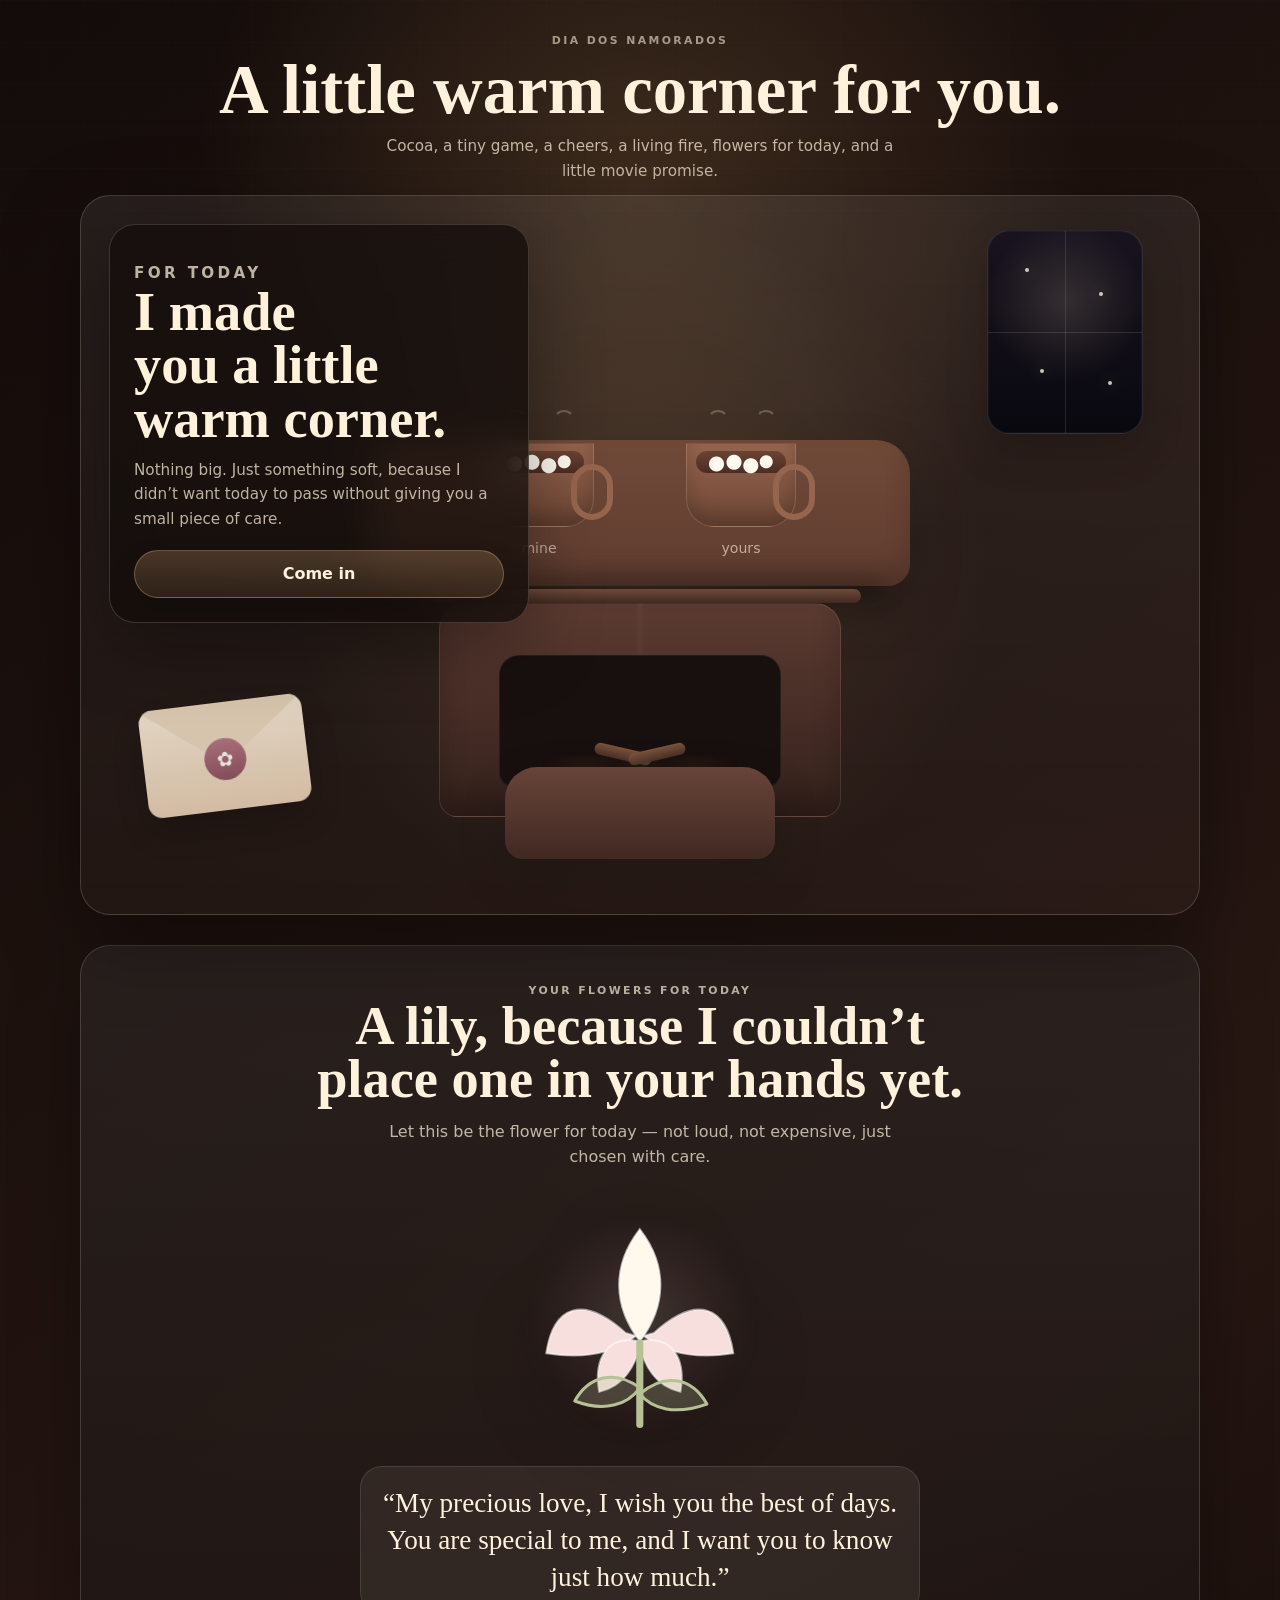
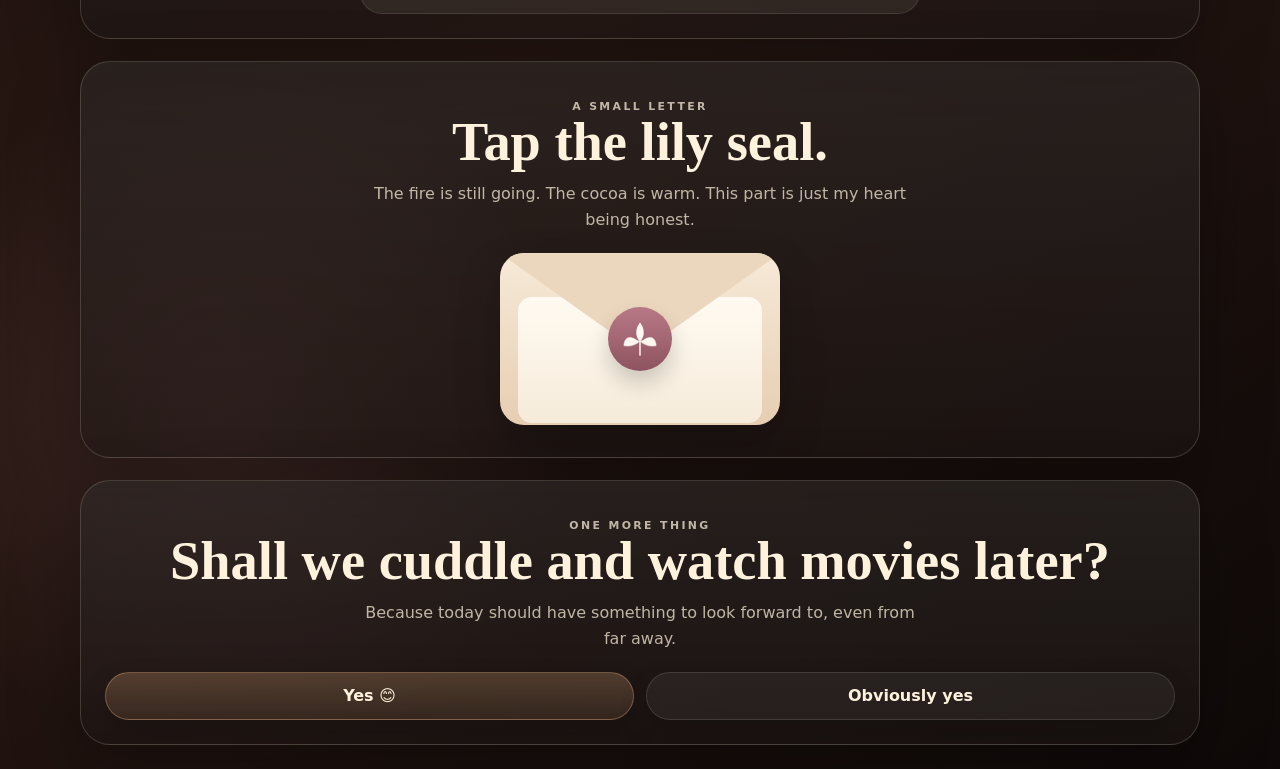
<file: valentines-final-letter.html>
<!doctype html>
<html lang="en">
<head>
  <meta charset="utf-8" />
  <meta name="viewport" content="width=device-width,initial-scale=1,viewport-fit=cover" />
  <meta name="robots" content="noindex,nofollow" />
  <meta name="theme-color" content="#150d0b" />
  <title>A little warm corner for you</title>

  <style>
    :root {
      --bg: #130c0a;
      --bg2: #271712;
      --cream: #fff2dd;
      --muted: rgba(255, 242, 221, .72);
      --soft: rgba(255, 242, 221, .10);
      --line: rgba(255, 242, 221, .16);
      --gold: #ffbf78;
      --gold2: #ff8f55;
      --rose: #d995a2;
      --rose2: #8d5264;
      --wood: #704838;
      --wood2: #3c251d;
      --blanket: #b48ba5;
      --blanket2: #7e566d;
      --shadow: rgba(0,0,0,.38);
    }

    * {
      box-sizing: border-box;
      -webkit-tap-highlight-color: transparent;
    }

    html {
      scroll-behavior: smooth;
      color-scheme: dark;
    }

    body {
      margin: 0;
      min-height: 100svh;
      font-family: ui-sans-serif, system-ui, -apple-system, BlinkMacSystemFont, "Segoe UI", sans-serif;
      color: var(--cream);
      background:
        radial-gradient(circle at 50% 8%, rgba(255, 191, 120, .16), transparent 28rem),
        radial-gradient(circle at 18% 85%, rgba(217, 149, 162, .12), transparent 22rem),
        linear-gradient(145deg, var(--bg), var(--bg2) 62%, #0e0908);
      overflow-x: hidden;
    }

    body::before {
      content: "";
      position: fixed;
      inset: 0;
      pointer-events: none;
      background-image:
        linear-gradient(rgba(255,255,255,.024) 1px, transparent 1px),
        linear-gradient(90deg, rgba(255,255,255,.016) 1px, transparent 1px);
      background-size: 42px 42px;
      mask-image: linear-gradient(to bottom, rgba(0,0,0,.55), transparent);
      z-index: -1;
    }

    button {
      font: inherit;
    }

    .page {
      width: min(100% - 18px, 820px);
      margin: 0 auto;
      padding: max(14px, env(safe-area-inset-top)) 0 calc(24px + env(safe-area-inset-bottom));
    }

    .top {
      text-align: center;
      padding: 2px 6px 12px;
    }

    .eyebrow {
      margin: 0 0 7px;
      text-transform: uppercase;
      letter-spacing: .22em;
      color: rgba(255, 242, 221, .58);
      font-size: .68rem;
      font-weight: 850;
    }

    h1, h2, h3 {
      margin: 0;
      font-family: Georgia, "Times New Roman", serif;
      line-height: .98;
    }

    h1 {
      font-size: clamp(2.2rem, 10vw, 4.3rem);
      text-wrap: balance;
    }

    h2 {
      font-size: clamp(2rem, 8.5vw, 3.4rem);
      text-wrap: balance;
    }

    h3 {
      font-size: clamp(1.7rem, 7vw, 2.5rem);
    }

    p {
      line-height: 1.62;
    }

    .subtitle {
      max-width: 540px;
      margin: 10px auto 0;
      color: var(--muted);
      font-size: .95rem;
    }

    .stage {
      position: relative;
      min-height: calc(100svh - 72px);
      border: 1px solid var(--line);
      border-radius: 30px;
      overflow: hidden;
      background:
        radial-gradient(circle at 50% 52%, rgba(255, 191, 120, .10), transparent 22rem),
        linear-gradient(180deg, rgba(255,255,255,.07), rgba(255,255,255,.025));
      box-shadow: 0 28px 80px var(--shadow);
      isolation: isolate;
    }

    .room {
      position: absolute;
      inset: 0;
      overflow: hidden;
    }

    .window {
      position: absolute;
      top: 22px;
      right: 18px;
      width: 108px;
      height: 142px;
      border-radius: 22px;
      background:
        radial-gradient(circle at 50% 35%, rgba(255, 230, 190, .14), transparent 52%),
        linear-gradient(180deg, #18131e, #09080f);
      border: 1px solid rgba(255,255,255,.12);
      box-shadow: inset 0 0 0 1px rgba(255,255,255,.03), 0 18px 42px rgba(0,0,0,.20);
      overflow: hidden;
    }

    .window::before,
    .window::after {
      content: "";
      position: absolute;
      background: rgba(255, 242, 221, .12);
    }

    .window::before { width: 1px; height: 100%; left: 50%; top: 0; }
    .window::after { height: 1px; width: 100%; left: 0; top: 50%; }

    .star {
      position: absolute;
      width: 4px;
      height: 4px;
      border-radius: 999px;
      background: var(--cream);
      opacity: .8;
      box-shadow: 0 0 14px rgba(255,255,255,.55);
      animation: twinkle 3.5s ease-in-out infinite;
    }

    .star:nth-child(1) { left: 24%; top: 18%; }
    .star:nth-child(2) { left: 72%; top: 30%; animation-delay: .6s; }
    .star:nth-child(3) { left: 34%; top: 68%; animation-delay: 1.2s; }
    .star:nth-child(4) { left: 78%; top: 74%; animation-delay: 1.8s; }

    .table {
      position: absolute;
      left: 50%;
      top: 430px;
      width: min(340px, 86%);
      height: 120px;
      transform: translateX(-50%);
      border-radius: 34px 34px 22px 22px;
      background: linear-gradient(180deg, #704938, #5f3d30);
      box-shadow: inset 0 -16px 26px rgba(0,0,0,.16), 0 24px 54px rgba(0,0,0,.20);
    }

    .table::after {
      content: "";
      position: absolute;
      left: 25px;
      right: 25px;
      bottom: -12px;
      height: 18px;
      border-radius: 999px;
      background: rgba(0,0,0,.24);
      filter: blur(10px);
    }

    .mugs {
      position: absolute;
      inset: 0;
      display: flex;
      align-items: center;
      justify-content: center;
      gap: 50px;
      transform: translateY(-22px);
    }

    .mug {
      position: relative;
      width: 78px;
      height: 64px;
      border-radius: 0 0 20px 20px;
      background: linear-gradient(180deg, #96654e, #6c4534);
      border: 1px solid rgba(255,255,255,.10);
      box-shadow: inset 0 -10px 18px rgba(0,0,0,.18);
      transform-origin: 50% 90%;
    }

    .mug::before {
      content: "";
      position: absolute;
      top: 7px;
      left: 7px;
      right: 7px;
      height: 17px;
      border-radius: 999px;
      background: linear-gradient(180deg, #6c4332, #4a2d23);
    }

    .mug::after {
      content: "";
      position: absolute;
      top: 16px;
      right: -15px;
      width: 22px;
      height: 30px;
      border-radius: 999px;
      border: 5px solid #96654e;
    }

    .mug-label {
      position: absolute;
      top: 74px;
      left: 50%;
      transform: translateX(-50%);
      color: rgba(255, 242, 221, .62);
      font-size: .78rem;
      white-space: nowrap;
    }

    .mallows {
      position: absolute;
      top: 9px;
      left: 50%;
      width: 52px;
      height: 16px;
      transform: translateX(-50%);
      background:
        radial-gradient(circle at 15% 50%, #fffaf0 0 7px, transparent 8px),
        radial-gradient(circle at 40% 42%, #fffaf0 0 7px, transparent 8px),
        radial-gradient(circle at 64% 58%, #fffaf0 0 7px, transparent 8px),
        radial-gradient(circle at 86% 40%, #fffaf0 0 6px, transparent 7px);
      z-index: 2;
    }

    .steam {
      position: absolute;
      top: -34px;
      width: 22px;
      height: 46px;
      border-radius: 999px;
      border: 2px solid rgba(255, 242, 221, .24);
      border-color: rgba(255, 242, 221, .24) transparent transparent transparent;
      animation: steam 3.6s ease-in-out infinite;
    }

    .steam.one { left: 20px; }
    .steam.two { right: 18px; animation-delay: .9s; }

    .room.is-cheering .mug:first-child {
      animation: cheersLeft 1.1s ease-in-out 2;
    }

    .room.is-cheering .mug:last-child {
      animation: cheersRight 1.1s ease-in-out 2;
    }

    .fireplace {
      position: absolute;
      left: 50%;
      top: 166px;
      width: min(380px, 92%);
      height: 280px;
      transform: translateX(-50%);
    }

    .mantel {
      position: absolute;
      top: 0;
      left: 14px;
      right: 14px;
      height: 14px;
      border-radius: 999px;
      background: linear-gradient(180deg, #6d4a3b, #422920);
    }

    .brick {
      position: absolute;
      top: 14px;
      left: 34px;
      right: 34px;
      bottom: 42px;
      border-radius: 26px 26px 18px 18px;
      background:
        linear-gradient(90deg, transparent 49%, rgba(255,255,255,.03) 50%, transparent 51%),
        linear-gradient(180deg, #5b3b31, #34211c);
      border: 1px solid rgba(255,255,255,.08);
      box-shadow: inset 0 -20px 28px rgba(0,0,0,.20);
    }

    .firebox {
      position: absolute;
      top: 58px;
      left: 56px;
      right: 56px;
      bottom: 78px;
      border-radius: 20px 20px 14px 14px;
      background: #17100f;
      border: 1px solid rgba(255,255,255,.06);
      overflow: hidden;
      transition: box-shadow .4s ease, background .4s ease;
    }

    .logs {
      position: absolute;
      left: 50%;
      bottom: 16px;
      width: 92px;
      height: 22px;
      transform: translateX(-50%);
    }

    .logs::before,
    .logs::after {
      content: "";
      position: absolute;
      width: 58px;
      height: 12px;
      border-radius: 999px;
      background: linear-gradient(180deg, #7b543c, #493025);
    }

    .logs::before { left: 0; transform: rotate(13deg); }
    .logs::after { right: 0; transform: rotate(-13deg); }

    .flame {
      position: absolute;
      left: 50%;
      bottom: 38px;
      width: 54px;
      height: 98px;
      transform: translateX(-50%) scale(.8);
      opacity: 0;
      border-radius: 55% 55% 55% 55% / 72% 72% 38% 38%;
      background: radial-gradient(circle at 50% 78%, #fff2ce 0 18%, #ffc76d 20% 46%, #ff8b4a 50% 72%, transparent 76%);
      transition: opacity .45s ease, transform .45s ease;
      animation: flicker 1.25s ease-in-out infinite;
      will-change: transform, filter;
    }

    .flame.small {
      left: calc(50% + 25px);
      bottom: 43px;
      width: 38px;
      height: 70px;
      animation-delay: .18s;
    }

    .emberbed {
      position: absolute;
      left: 30px;
      right: 30px;
      bottom: 8px;
      height: 22px;
      opacity: .08;
      background:
        radial-gradient(circle at 25% 50%, rgba(255, 139, 74, .75), transparent 28%),
        radial-gradient(circle at 50% 55%, rgba(255, 207, 120, .65), transparent 24%),
        radial-gradient(circle at 75% 50%, rgba(255, 139, 74, .65), transparent 28%);
      filter: blur(3px);
      transition: opacity .35s ease;
    }

    .sofa {
      position: absolute;
      left: 50%;
      bottom: 0;
      width: 236px;
      height: 84px;
      border-radius: 32px 32px 18px 18px;
      transform: translateX(-50%);
      background: linear-gradient(180deg, #684439, #402922);
      box-shadow: 0 20px 48px rgba(0,0,0,.18);
    }

    .blanket {
      position: absolute;
      left: 50%;
      top: 18px;
      width: 166px;
      height: 62px;
      border-radius: 22px 22px 18px 18px;
      transform: translateX(-50%) translateY(14px);
      background:
        linear-gradient(90deg, rgba(255,255,255,.08) 0 12%, transparent 12% 24%, rgba(255,255,255,.08) 24% 36%, transparent 36% 48%, rgba(255,255,255,.08) 48% 60%, transparent 60% 72%, rgba(255,255,255,.08) 72% 84%, transparent 84%),
        linear-gradient(180deg, var(--blanket), var(--blanket2));
      opacity: 0;
      transition: opacity .45s ease, transform .45s ease;
      box-shadow: inset 0 -10px 18px rgba(0,0,0,.14);
    }

    .cuddle {
      position: absolute;
      left: 50%;
      bottom: 22px;
      width: 156px;
      height: 66px;
      transform: translateX(-50%) translateY(10px);
      opacity: 0;
      transition: opacity .45s ease, transform .45s ease;
      z-index: 2;
    }

    .head {
      position: absolute;
      top: 0;
      width: 42px;
      height: 42px;
      border-radius: 999px;
      background: linear-gradient(180deg, #d2a17f, #a97455);
      box-shadow: inset 0 -8px 14px rgba(0,0,0,.10);
    }

    .head.me { left: 36px; }
    .head.her { right: 36px; background: linear-gradient(180deg, #c98f76, #8f5c4d); }

    .cuddle-blanket {
      position: absolute;
      left: 50%;
      bottom: 0;
      width: 148px;
      height: 48px;
      border-radius: 24px 24px 18px 18px;
      transform: translateX(-50%);
      background:
        linear-gradient(90deg, rgba(255,255,255,.08) 0 12%, transparent 12% 24%, rgba(255,255,255,.08) 24% 36%, transparent 36% 48%, rgba(255,255,255,.08) 48% 60%, transparent 60% 72%, rgba(255,255,255,.08) 72% 84%, transparent 84%),
        linear-gradient(180deg, #b68ba2, #7e566d);
    }

    .cuddle-heart {
      position: absolute;
      left: 50%;
      top: -10px;
      transform: translateX(-50%);
      color: #ffd7d7;
      font-size: 1.05rem;
      opacity: 0;
    }

    .room.is-lit .firebox {
      background: radial-gradient(circle at 50% 100%, rgba(255, 151, 75, .18), transparent 70%), #1b1110;
      box-shadow: inset 0 0 84px rgba(255, 139, 74, .15), 0 0 70px rgba(255, 139, 74, .12);
    }

    .room.is-lit .firebox::after {
      content: "";
      position: absolute;
      inset: 0;
      background: radial-gradient(circle at 50% 75%, rgba(255, 191, 120, .10), transparent 65%);
      animation: fireGlow 2.4s ease-in-out infinite;
      pointer-events: none;
    }

    .room.is-lit .flame {
      opacity: 1;
      transform: translateX(-50%) scale(1);
    }

    .room.is-lit .emberbed {
      opacity: .85;
      animation: emberPulse 2s ease-in-out infinite;
    }

    .room.is-lit .blanket {
      opacity: 1;
      transform: translateX(-50%) translateY(0);
    }

    .room.is-cuddled .cuddle {
      opacity: 1;
      transform: translateX(-50%) translateY(0);
    }

    .room.is-cuddled .cuddle-heart {
      animation: heartFloat 2.4s ease-in-out infinite;
    }

    .letter-prop {
      position: absolute;
      left: 18px;
      top: 92px;
      width: 104px;
      height: 72px;
      transform: rotate(-7deg);
      border-radius: 14px;
      background: linear-gradient(180deg, #f7ead8, #e6ceb2);
      box-shadow: 0 16px 34px rgba(0,0,0,.22);
      opacity: .9;
    }

    .letter-prop::before {
      content: "";
      position: absolute;
      inset: 0;
      clip-path: polygon(0 0, 100% 0, 50% 58%);
      background: #ead7bd;
      border-radius: 14px 14px 0 0;
    }

    .lily-seal-small {
      position: absolute;
      left: 50%;
      top: 23px;
      width: 31px;
      height: 31px;
      border-radius: 999px;
      transform: translateX(-50%);
      background: linear-gradient(180deg, #b87986, #8e5360);
      display: grid;
      place-items: center;
      font-size: 1rem;
      color: #fff9f1;
      z-index: 2;
    }

    .panel-wrap {
      position: absolute;
      inset: auto 12px 12px;
      z-index: 12;
      pointer-events: none;
    }

    .panel {
      width: 100%;
      max-height: 58svh;
      overflow-y: auto;
      border: 1px solid var(--line);
      border-radius: 26px;
      padding: 20px;
      background: rgba(20, 13, 11, .78);
      backdrop-filter: blur(18px);
      box-shadow: 0 24px 70px rgba(0,0,0,.34);
      pointer-events: auto;
      transform: translateY(0);
      opacity: 1;
      transition: opacity .35s ease, transform .35s ease;
    }

    .panel.is-hidden {
      opacity: 0;
      transform: translateY(16px);
      pointer-events: none;
      position: absolute;
      inset: 0;
    }

    .panel p {
      color: var(--muted);
      font-size: .95rem;
      margin: 12px 0 0;
    }

    .button {
      appearance: none;
      border: 1px solid rgba(255, 194, 135, .30);
      border-radius: 999px;
      background: linear-gradient(180deg, rgba(255, 194, 135, .22), rgba(255, 194, 135, .10));
      color: var(--cream);
      min-height: 48px;
      padding: 13px 17px;
      font-weight: 780;
      cursor: pointer;
      transition: transform .2s ease, border-color .2s ease, opacity .2s ease;
      box-shadow: 0 14px 30px rgba(0,0,0,.16);
      touch-action: manipulation;
    }

    .button:hover:not(:disabled),
    .button:focus-visible {
      transform: translateY(-2px);
      border-color: rgba(255, 194, 135, .52);
    }

    .button.full {
      width: 100%;
      margin-top: 18px;
    }

    .button.alt {
      background: rgba(255,255,255,.05);
      border-color: rgba(255,255,255,.12);
    }

    .game-area {
      position: relative;
      height: min(34svh, 245px);
      min-height: 210px;
      border-radius: 22px;
      overflow: hidden;
      border: 1px solid rgba(255,255,255,.10);
      background:
        radial-gradient(circle at 50% 0, rgba(255, 242, 221, .08), transparent 65%),
        linear-gradient(180deg, #1e1514, #120d0d);
      margin-top: 14px;
      touch-action: none;
    }

    .game-cup {
      position: absolute;
      bottom: 16px;
      left: 50%;
      width: 72px;
      height: 42px;
      border-radius: 0 0 16px 16px;
      background: linear-gradient(180deg, #95654e, #704937);
      border: 1px solid rgba(255,255,255,.10);
      will-change: left;
    }

    .game-cup::before {
      content: "";
      position: absolute;
      top: -4px;
      left: 4px;
      right: 4px;
      height: 8px;
      border-radius: 999px;
      background: #fff8ed;
    }

    .game-cup::after {
      content: "";
      position: absolute;
      top: 8px;
      right: -13px;
      width: 19px;
      height: 22px;
      border-radius: 999px;
      border: 4px solid #95654e;
    }

    .falling-mallow {
      position: absolute;
      width: 18px;
      height: 18px;
      border-radius: 6px;
      background: linear-gradient(180deg, #fffdf7, #f4eadc);
      box-shadow: inset 0 -2px 4px rgba(0,0,0,.06);
      will-change: top;
    }

    .controls {
      display: grid;
      grid-template-columns: 58px 1fr 58px;
      gap: 10px;
      margin-top: 12px;
    }

    .score-row {
      display: flex;
      justify-content: space-between;
      gap: 12px;
      margin-top: 12px;
      color: var(--muted);
      font-size: .92rem;
      flex-wrap: wrap;
    }

    .score-row strong {
      color: var(--cream);
    }

    .below {
      padding: 30px 0 0;
      display: grid;
      gap: 22px;
    }

    .flower-section,
    .letter-section,
    .movie-section {
      border: 1px solid var(--line);
      border-radius: 30px;
      padding: 24px;
      background:
        linear-gradient(180deg, rgba(255,255,255,.07), rgba(255,255,255,.025)),
        rgba(20, 13, 11, .55);
      box-shadow: 0 24px 70px rgba(0,0,0,.30);
      text-align: center;
      overflow: hidden;
    }

    .flower-section p,
    .letter-section p,
    .movie-section p {
      color: var(--muted);
      margin: 12px auto 0;
      max-width: 560px;
    }

    .big-lily-wrap {
      position: relative;
      width: min(260px, 78vw);
      height: min(260px, 78vw);
      margin: 24px auto 8px;
      display: grid;
      place-items: center;
    }

    .big-lily-wrap::before {
      content: "";
      position: absolute;
      inset: 8%;
      border-radius: 999px;
      background: radial-gradient(circle, rgba(255, 242, 221, .18), rgba(217, 149, 162, .08) 44%, transparent 70%);
      filter: blur(12px);
      animation: lilyAura 3s ease-in-out infinite;
    }

    .big-lily {
      position: relative;
      width: 86%;
      height: 86%;
      overflow: visible;
      filter: drop-shadow(0 20px 40px rgba(0,0,0,.28));
      animation: lilyPulse 3s ease-in-out infinite;
    }

    .big-lily .petal-main {
      fill: #fff8ed;
      stroke: rgba(255,255,255,.62);
      stroke-width: 2;
    }

    .big-lily .petal-side {
      fill: #f6dfdc;
      stroke: rgba(255,255,255,.54);
      stroke-width: 2;
    }

    .big-lily .stem {
      fill: none;
      stroke: #b7c196;
      stroke-width: 7;
      stroke-linecap: round;
    }

    .big-lily .leaf {
      fill: rgba(183, 193, 150, .24);
      stroke: #b7c196;
      stroke-width: 3;
      stroke-linejoin: round;
    }

    .quote {
      border: 1px solid rgba(255,255,255,.11);
      border-radius: 22px;
      padding: 18px;
      background: rgba(255, 242, 221, .07);
      font-family: Georgia, "Times New Roman", serif;
      font-size: clamp(1.2rem, 5vw, 1.7rem);
      line-height: 1.35;
      color: var(--cream) !important;
    }

    .envelope {
      position: relative;
      width: min(280px, 100%);
      height: 172px;
      margin: 20px auto 8px;
      border: 0;
      padding: 0;
      border-radius: 24px;
      background: linear-gradient(180deg, #f7ead8, #e6ceb2);
      box-shadow: 0 20px 45px rgba(0,0,0,.22);
      cursor: pointer;
      transition: transform .2s ease;
      display: block;
      touch-action: manipulation;
    }

    .envelope:hover,
    .envelope:focus-visible {
      transform: translateY(-3px);
    }

    .envelope-flap {
      position: absolute;
      inset: 0;
      clip-path: polygon(0 0, 100% 0, 50% 58%);
      border-radius: 24px 24px 0 0;
      background: #ead7bd;
      transform-origin: top center;
      transition: transform .55s ease;
      z-index: 3;
    }

    .paper {
      position: absolute;
      left: 18px;
      right: 18px;
      top: 28px;
      bottom: 18px;
      border-radius: 14px;
      background: linear-gradient(180deg, #fffaf1, #f6ebda);
      transform: translateY(16px);
      transition: transform .55s ease;
      z-index: 1;
    }

    .wax {
      position: absolute;
      left: 50%;
      top: 54px;
      width: 64px;
      height: 64px;
      transform: translateX(-50%);
      border-radius: 999px;
      background: linear-gradient(180deg, #b87986, #8e5360);
      display: grid;
      place-items: center;
      z-index: 4;
      box-shadow: 0 12px 22px rgba(0,0,0,.18);
      animation: pulse 2.2s ease-in-out infinite;
      transition: transform .35s ease, opacity .35s ease;
    }

    .tiny-lily {
      width: 44px;
      height: 44px;
      overflow: visible;
    }

    .tiny-lily path {
      fill: #fff8ee;
      stroke: rgba(255,255,255,.68);
      stroke-width: 2.2;
      stroke-linejoin: round;
    }

    .tiny-lily .stem {
      fill: none;
      stroke: #fff8ee;
      stroke-width: 4;
      stroke-linecap: round;
    }

    .letter-section.is-open .envelope-flap {
      transform: rotateX(180deg);
    }

    .letter-section.is-open .paper {
      transform: translateY(-36px);
    }

    .letter-section.is-open .wax {
      animation: none;
      opacity: .82;
      transform: translateX(-50%) scale(.88);
    }

    .letter {
      margin-top: 46px;
      text-align: left;
      border: 1px solid rgba(255,255,255,.11);
      border-radius: 22px;
      padding: 20px;
      background: rgba(255, 242, 221, .08);
      color: var(--muted);
      line-height: 1.62;
    }

    .letter h3 {
      color: var(--cream);
      margin-bottom: 12px;
    }

    .signature {
      font-family: Georgia, "Times New Roman", serif;
      color: var(--cream) !important;
      font-size: 1.22rem !important;
      margin-top: 18px !important;
    }

    .movie-options {
      display: grid;
      gap: 12px;
      grid-template-columns: 1fr;
      margin-top: 20px;
    }

    .yay {
      display: none;
      margin-top: 20px;
      border: 1px solid rgba(255,255,255,.12);
      border-radius: 24px;
      padding: 20px;
      background:
        radial-gradient(circle at 50% 0%, rgba(255, 191, 120, .20), transparent 70%),
        rgba(255,255,255,.06);
    }

    .yay.is-visible {
      display: block;
      animation: yayPop .45s ease both;
    }

    .yay strong {
      display: block;
      font-family: Georgia, "Times New Roman", serif;
      font-size: clamp(2rem, 10vw, 3.5rem);
      color: var(--cream);
      text-shadow: 0 0 24px rgba(255, 191, 120, .22);
    }

    .blush {
      display: inline-grid;
      place-items: center;
      margin-top: 12px;
      width: 74px;
      height: 74px;
      border-radius: 999px;
      background: #ffd79b;
      color: #5b352b;
      font-size: 2.1rem;
      box-shadow: 0 16px 36px rgba(0,0,0,.22);
      animation: blushBounce 1.6s ease-in-out infinite;
    }

    .hidden {
      display: none !important;
    }

    .spark,
    .heart-confetti,
    .floating-ember {
      position: fixed;
      pointer-events: none;
      z-index: 50;
    }

    .spark {
      width: 8px;
      height: 8px;
      border-radius: 999px;
      background: rgba(255, 202, 109, .92);
      box-shadow: 0 0 14px rgba(255, 202, 109, .45);
      animation: spark 1.8s ease-out forwards;
    }

    .heart-confetti {
      color: #ffd5dc;
      font-size: 1rem;
      animation: heartFall 2.4s ease-out forwards;
    }

    .floating-ember {
      width: 6px;
      height: 6px;
      border-radius: 999px;
      background: rgba(255, 184, 96, .78);
      box-shadow: 0 0 12px rgba(255, 184, 96, .32);
      animation: emberRise 2.6s ease-out forwards;
      z-index: 8;
    }

    @keyframes twinkle {
      0%, 100% { opacity: .42; transform: scale(.9); }
      50% { opacity: 1; transform: scale(1.22); }
    }

    @keyframes steam {
      0%, 100% { opacity: .16; transform: translateY(10px) scale(.96); }
      50% { opacity: .36; transform: translateY(-8px) scale(1.04); }
    }

    @keyframes cheersLeft {
      0%, 100% { transform: rotate(0) translate(0,0); }
      45%, 60% { transform: rotate(14deg) translate(20px,-8px); }
    }

    @keyframes cheersRight {
      0%, 100% { transform: rotate(0) translate(0,0); }
      45%, 60% { transform: rotate(-14deg) translate(-20px,-8px); }
    }

    @keyframes flicker {
      0%, 100% { filter: saturate(1); transform: translateX(-50%) scale(1); }
      35% { filter: saturate(1.16); transform: translateX(-50%) scale(1.05) skewX(-1deg); }
      70% { filter: saturate(1.08); transform: translateX(-50%) scale(.98) skewX(1deg); }
    }

    @keyframes fireGlow {
      0%, 100% { opacity: .35; transform: scale(.96); }
      50% { opacity: .75; transform: scale(1.06); }
    }

    @keyframes emberPulse {
      0%, 100% { opacity: .45; }
      50% { opacity: .9; }
    }

    @keyframes heartFloat {
      0%, 100% { opacity: .15; transform: translateX(-50%) translateY(6px) scale(.92); }
      50% { opacity: .94; transform: translateX(-50%) translateY(-8px) scale(1.08); }
    }

    @keyframes pulse {
      0%, 100% { box-shadow: 0 12px 22px rgba(0,0,0,.18), 0 0 0 0 rgba(255, 248, 238, .18); }
      50% { box-shadow: 0 12px 22px rgba(0,0,0,.18), 0 0 0 12px rgba(255, 248, 238, 0); }
    }

    @keyframes lilyAura {
      0%, 100% { opacity: .45; transform: scale(.92); }
      50% { opacity: .92; transform: scale(1.08); }
    }

    @keyframes lilyPulse {
      0%, 100% { transform: translateY(0) scale(.98); }
      50% { transform: translateY(-5px) scale(1.03); }
    }

    @keyframes spark {
      0% { opacity: 1; transform: translate3d(0,0,0) scale(1); }
      100% { opacity: 0; transform: translate3d(var(--x), -130px, 0) scale(0); }
    }

    @keyframes emberRise {
      0% { opacity: .9; transform: translate3d(0,0,0) scale(.8); }
      100% { opacity: 0; transform: translate3d(var(--x), -140px, 0) scale(.1); }
    }

    @keyframes heartFall {
      0% { opacity: 1; transform: translate3d(0,0,0) rotate(0deg) scale(1); }
      100% { opacity: 0; transform: translate3d(var(--x), 130px, 0) rotate(280deg) scale(.5); }
    }

    @keyframes yayPop {
      from { opacity: 0; transform: translateY(12px) scale(.96); }
      to { opacity: 1; transform: translateY(0) scale(1); }
    }

    @keyframes blushBounce {
      0%, 100% { transform: translateY(0) rotate(-2deg); }
      50% { transform: translateY(-5px) rotate(2deg); }
    }

    @media (min-width: 700px) {
      .page {
        width: min(1120px, calc(100% - 34px));
        padding-top: 30px;
      }

      .stage {
        min-height: 720px;
      }

      .window {
        width: 156px;
        height: 204px;
        right: 56px;
        top: 34px;
      }

      .table {
        top: 244px;
        width: min(540px, 82%);
        height: 146px;
      }

      .mugs {
        gap: 92px;
        transform: translateY(-28px);
      }

      .mug {
        width: 110px;
        height: 84px;
        border-radius: 0 0 28px 28px;
      }

      .mug::before {
        height: 22px;
        left: 9px;
        right: 9px;
      }

      .mug::after {
        top: 20px;
        right: -20px;
        width: 30px;
        height: 44px;
        border-width: 6px;
      }

      .mallows {
        width: 70px;
        height: 22px;
      }

      .mug-label {
        top: 96px;
        font-size: .88rem;
      }

      .fireplace {
        top: auto;
        bottom: 55px;
        width: min(470px, 86%);
        height: 270px;
      }

      .firebox {
        top: 66px;
        left: 94px;
        right: 94px;
        bottom: 72px;
      }

      .sofa {
        width: 270px;
        height: 92px;
      }

      .blanket {
        width: 178px;
        height: 68px;
      }

      .cuddle {
        bottom: 28px;
      }

      .letter-prop {
        left: 62px;
        top: auto;
        bottom: 104px;
        width: 164px;
        height: 108px;
      }

      .lily-seal-small {
        top: 36px;
        width: 42px;
        height: 42px;
        font-size: 1.25rem;
      }

      .panel-wrap {
        inset: 28px auto auto 28px;
        width: min(420px, calc(100% - 56px));
      }

      .panel {
        max-height: calc(720px - 56px);
        padding: 24px;
      }

      .game-area {
        height: 250px;
      }

      .movie-options {
        grid-template-columns: 1fr 1fr;
      }
    }

    @media (max-width: 380px) {
      .stage { min-height: calc(100svh - 80px); }
      .subtitle { font-size: .88rem; }
      .panel { padding: 18px; }
      .fireplace { width: 92%; }
      .firebox { left: 62px; right: 62px; }
      .controls { grid-template-columns: 52px 1fr 52px; }
    }

    @media (prefers-reduced-motion: reduce) {
      *, *::before, *::after {
        animation-duration: .001ms !important;
        animation-iteration-count: 1 !important;
        transition-duration: .001ms !important;
      }
    }
  </style>
</head>

<body>
  <main class="page">
    <header class="top">
      <p class="eyebrow">Dia dos Namorados</p>
      <h1>A little warm corner for you.</h1>
      <p class="subtitle">Cocoa, a tiny game, a cheers, a living fire, flowers for today, and a little movie promise.</p>
    </header>

    <section class="stage" id="stage" aria-label="Cozy interactive date scene">
      <div class="room" id="room" aria-hidden="true">
        <div class="window">
          <span class="star"></span>
          <span class="star"></span>
          <span class="star"></span>
          <span class="star"></span>
        </div>

        <div class="table">
          <div class="mugs">
            <div class="mug" id="mugMine">
              <span class="steam one"></span>
              <span class="steam two"></span>
              <span class="mallows"></span>
              <span class="mug-label">mine</span>
            </div>

            <div class="mug" id="mugYours">
              <span class="steam one"></span>
              <span class="steam two"></span>
              <span class="mallows"></span>
              <span class="mug-label">yours</span>
            </div>
          </div>
        </div>

        <div class="fireplace" id="fireplace">
          <div class="mantel"></div>
          <div class="brick"></div>
          <div class="firebox">
            <div class="logs"></div>
            <div class="emberbed"></div>
            <div class="flame"></div>
            <div class="flame small"></div>
          </div>

          <div class="sofa">
            <div class="blanket"></div>
            <div class="cuddle">
              <span class="cuddle-heart">♡</span>
              <span class="head me"></span>
              <span class="head her"></span>
              <span class="cuddle-blanket"></span>
            </div>
          </div>
        </div>

        <div class="letter-prop">
          <span class="lily-seal-small">✿</span>
        </div>
      </div>

      <div class="panel-wrap">
        <section class="panel" id="introPanel">
          <p class="eyebrow">for today</p>
          <h2>I made you a little warm corner.</h2>
          <p>
            Nothing big. Just something soft, because I didn’t want today to pass without giving you a small piece of care.
          </p>
          <button class="button full" id="introBtn" type="button">Come in</button>
        </section>

        <section class="panel is-hidden" id="gameIntroPanel">
          <p class="eyebrow">first</p>
          <h2>Let’s make the cocoa.</h2>
          <p>
            Tiny mission: catch the marshmallows for our hot chocolate. Tap inside the box to place the cup under them.
          </p>
          <button class="button full" id="gameIntroBtn" type="button">Start the marshmallow game</button>
        </section>

        <section class="panel is-hidden" id="gamePanel">
          <p class="eyebrow">mini game</p>
          <h2>Catch 8 marshmallows.</h2>
          <p>Tap inside the box to place the cup, or use the arrows. No pressure. Except the marshmallows are falling. So, tiny pressure.</p>

          <div class="game-area" id="gameArea" aria-label="Tap inside this box to move the cup">
            <div class="game-cup" id="gameCup" aria-hidden="true"></div>
          </div>

          <div class="controls">
            <button class="button" id="leftBtn" type="button" aria-label="Move left">←</button>
            <button class="button" id="restartBtn" type="button">Restart</button>
            <button class="button" id="rightBtn" type="button" aria-label="Move right">→</button>
          </div>

          <div class="score-row">
            <span id="gameStatus">Catch them before they disappear.</span>
            <strong><span id="score">0</span>/8 caught</strong>
          </div>
        </section>

        <section class="panel is-hidden" id="cheersPanel">
          <p class="eyebrow">cocoa secured</p>
          <h2>Cheers with me?</h2>
          <p>
            Our cups are ready. One tiny clink across the distance.
          </p>
          <button class="button full" id="cheersBtn" type="button">Cheers our cups</button>
        </section>

        <section class="panel is-hidden" id="scrollPanel">
          <p class="eyebrow">warm now</p>
          <h2>The fire is alive.</h2>
          <p>
            Cups clinked, fire glowing, and now your flower is waiting below.
          </p>
          <button class="button full" id="scrollBtn" type="button">Scroll to your flower</button>
        </section>
      </div>
    </section>

    <section class="below" id="flowerArea">
      <section class="flower-section">
        <p class="eyebrow">your flowers for today</p>
        <h2>A lily, because I couldn’t place one in your hands yet.</h2>
        <p>
          Let this be the flower for today — not loud, not expensive, just chosen with care.
        </p>

        <div class="big-lily-wrap" aria-hidden="true">
          <svg class="big-lily" viewBox="0 0 220 220">
            <path class="petal-main" d="M110 16 C82 52 84 92 110 126 C136 92 138 52 110 16Z"></path>
            <path class="petal-side" d="M96 118 C54 80 25 91 18 138 C61 145 88 135 106 121Z"></path>
            <path class="petal-side" d="M124 118 C166 80 195 91 202 138 C159 145 132 135 114 121Z"></path>
            <path class="petal-side" d="M108 126 C80 120 64 142 70 176 C94 171 106 150 110 130Z"></path>
            <path class="petal-side" d="M112 126 C140 120 156 142 150 176 C126 171 114 150 110 130Z"></path>
            <path class="stem" d="M110 128 C110 150 110 174 110 208"></path>
            <path class="leaf" d="M110 172 C86 154 60 160 46 185 C75 196 98 189 110 172Z"></path>
            <path class="leaf" d="M110 178 C136 156 162 163 176 188 C145 199 122 193 110 178Z"></path>
          </svg>
        </div>

        <p class="quote">
          “My precious love, I wish you the best of days. You are special to me, and I want you to know just how much.”
        </p>
      </section>

      <section class="letter-section" id="letterSection">
        <p class="eyebrow">a small letter</p>
        <h2>Tap the lily seal.</h2>
        <p>The fire is still going. The cocoa is warm. This part is just my heart being honest.</p>

        <button class="envelope" id="openLetterBtn" type="button" aria-label="Open the letter">
          <span class="paper"></span>
          <span class="envelope-flap"></span>
          <span class="wax">
            <svg class="tiny-lily" viewBox="0 0 120 120" aria-hidden="true">
              <path d="M60 16 C47 34 48 52 60 68 C72 52 73 34 60 16Z"></path>
              <path d="M52 64 C30 48 18 57 16 78 C35 82 49 75 58 67Z"></path>
              <path d="M68 64 C90 48 102 57 104 78 C85 82 71 75 62 67Z"></path>
              <path class="stem" d="M60 68 C60 80 60 92 60 104"></path>
            </svg>
          </span>
        </button>

        <article class="letter hidden" id="letterText">
          
          <h3>For you</h3>
          <p>Happy Dia dos Namorados, my love.</p>
          <p>I know things have not always felt easy lately, but I’m grateful we’ve kept choosing patience, honesty, and each other anyway. That matters to me more than I always know how to say.</p>
          <p>Thank you for the softness you still gave me, for your letter, your note, and the care behind them. I wanted to return a little piece of that today.</p>
          <p>I’m saving the bigger surprises for when I see you, but I didn’t want today to pass without leaving you something small and warm. Two cups, a little fire, a blanket, and a letter with my care folded into it.</p>
          <p>My precious love, I wish you the best of days. You are special to me, and I want you to know just how much. Even from far away, I care about you deeply, and I’m so grateful that I get to keep learning you, choosing you, and looking forward to the day I can hold you properly.</p>
          <p>Two more months, and then I get to be there with you for real.</p>
          <p class="signature">Con amor eterno,<br>always yours, Jadon</p>
        
        </article>
      </section>

      <section class="movie-section">
        <p class="eyebrow">one more thing</p>
        <h2>Shall we cuddle and watch movies later?</h2>
        <p>Because today should have something to look forward to, even from far away.</p>

        <div class="movie-options">
          <button class="button" id="yesMovieBtn" type="button">Yes 😊</button>
          <button class="button alt" id="obviouslyMovieBtn" type="button">Obviously yes</button>
        </div>

        <div class="yay" id="yayBox" aria-live="polite">
          <strong>YAYYYY!</strong>
          <span class="blush">😊</span>
          <p>Movie cuddle date unlocked. I’m already looking forward to it.</p>
        </div>
      </section>
    </section>
  </main>

  <script>
    const target = 8;

    const room = document.querySelector("#room");
    const stage = document.querySelector("#stage");
    const fireplace = document.querySelector("#fireplace");

    const panels = {
      intro: document.querySelector("#introPanel"),
      gameIntro: document.querySelector("#gameIntroPanel"),
      game: document.querySelector("#gamePanel"),
      cheers: document.querySelector("#cheersPanel"),
      scroll: document.querySelector("#scrollPanel")
    };

    const introBtn = document.querySelector("#introBtn");
    const gameIntroBtn = document.querySelector("#gameIntroBtn");
    const restartBtn = document.querySelector("#restartBtn");
    const cheersBtn = document.querySelector("#cheersBtn");
    const scrollBtn = document.querySelector("#scrollBtn");

    const gameArea = document.querySelector("#gameArea");
    const gameCup = document.querySelector("#gameCup");
    const leftBtn = document.querySelector("#leftBtn");
    const rightBtn = document.querySelector("#rightBtn");
    const gameStatus = document.querySelector("#gameStatus");
    const scoreEl = document.querySelector("#score");

    const flowerArea = document.querySelector("#flowerArea");
    const letterSection = document.querySelector("#letterSection");
    const openLetterBtn = document.querySelector("#openLetterBtn");
    const letterText = document.querySelector("#letterText");

    const yesMovieBtn = document.querySelector("#yesMovieBtn");
    const obviouslyMovieBtn = document.querySelector("#obviouslyMovieBtn");
    const yayBox = document.querySelector("#yayBox");

    let cupX = 0;
    let caught = 0;
    let running = false;
    let spawnTimer = null;
    let animationFrame = null;
    let emberTimer = null;
    let mallows = [];
    let letterOpened = false;
    let fireLit = false;

    function showPanel(name) {
      Object.values(panels).forEach((panel) => panel.classList.add("is-hidden"));
      panels[name].classList.remove("is-hidden");
    }

    function centerCup() {
      if (!gameArea) return;
      cupX = Math.max(0, (gameArea.clientWidth - 72) / 2);
      gameCup.style.left = `${cupX}px`;
    }

    function setCupToClientX(clientX) {
      const rect = gameArea.getBoundingClientRect();
      cupX = Math.max(0, Math.min(gameArea.clientWidth - 72, clientX - rect.left - 36));
      gameCup.style.left = `${cupX}px`;
    }

    function moveCup(direction) {
      const max = gameArea.clientWidth - 72;
      cupX = Math.max(0, Math.min(max, cupX + direction * 34));
      gameCup.style.left = `${cupX}px`;
    }

    function clearMallows() {
      mallows.forEach((m) => m.el.remove());
      mallows = [];
    }

    function spawnMallow() {
      const size = 16 + Math.random() * 6;
      const el = document.createElement("span");
      el.className = "falling-mallow";
      el.style.width = `${size}px`;
      el.style.height = `${size}px`;

      const x = Math.random() * Math.max(1, gameArea.clientWidth - size);
      const y = -28;
      el.style.left = `${x}px`;
      el.style.top = `${y}px`;

      gameArea.appendChild(el);
      mallows.push({ el, x, y, size, speed: 2.1 + Math.random() * 1.5 });
    }

    function updateGame() {
      const cupTop = gameArea.clientHeight - 16 - 42;

      for (let i = mallows.length - 1; i >= 0; i--) {
        const m = mallows[i];
        m.y += m.speed;
        m.el.style.top = `${m.y}px`;

        const caughtIt =
          m.y + m.size >= cupTop &&
          m.y <= cupTop + 42 &&
          m.x + m.size >= cupX &&
          m.x <= cupX + 72;

        if (caughtIt) {
          m.el.remove();
          mallows.splice(i, 1);
          caught += 1;
          scoreEl.textContent = caught;
          gameStatus.textContent = caught < target ? "Nice. Keep catching." : "Cocoa secured.";
          sparkAt(gameArea.getBoundingClientRect().left + cupX + 36, gameArea.getBoundingClientRect().bottom - 46, 5);

          if (caught >= target) {
            winGame();
            return;
          }
          continue;
        }

        if (m.y > gameArea.clientHeight + 30) {
          m.el.remove();
          mallows.splice(i, 1);
        }
      }

      if (running) animationFrame = requestAnimationFrame(updateGame);
    }

    function startGame() {
      showPanel("game");
      running = true;
      caught = 0;
      scoreEl.textContent = "0";
      gameStatus.textContent = "Catch them before they disappear.";
      clearMallows();
      centerCup();

      clearInterval(spawnTimer);
      cancelAnimationFrame(animationFrame);

      spawnTimer = setInterval(spawnMallow, 620);
      updateGame();
    }

    function winGame() {
      running = false;
      clearInterval(spawnTimer);
      cancelAnimationFrame(animationFrame);
      clearMallows();

      gameStatus.textContent = "Cozy level unlocked.";
      sparkAt(window.innerWidth / 2, window.innerHeight / 2, 24);

      setTimeout(() => showPanel("cheers"), 700);
    }

    function cheersCups() {
      room.classList.add("is-cheering");
      sparkAt(window.innerWidth / 2, window.innerHeight * .32, 18);

      setTimeout(() => {
        room.classList.remove("is-cheering");
        lightFire();
        showPanel("scroll");
      }, 1900);
    }

    function lightFire() {
      if (fireLit) return;
      fireLit = true;
      room.classList.add("is-lit", "is-cuddled");
      sparkAt(window.innerWidth / 2, window.innerHeight * .62, 28);
      startEmbers();
    }

    function startEmbers() {
      if (emberTimer) return;

      emberTimer = setInterval(() => {
        if (!fireLit) return;
        const rect = fireplace.getBoundingClientRect();
        const x = rect.left + rect.width / 2 + (Math.random() - .5) * 90;
        const y = rect.top + rect.height * .55 + (Math.random() - .5) * 20;
        const ember = document.createElement("span");
        ember.className = "floating-ember";
        ember.style.left = `${x}px`;
        ember.style.top = `${y}px`;
        ember.style.setProperty("--x", `${(Math.random() - .5) * 80}px`);
        document.body.appendChild(ember);
        setTimeout(() => ember.remove(), 2700);
      }, 700);
    }

    function openLetter() {
      if (letterOpened) return;
      letterOpened = true;
      letterSection.classList.add("is-open");
      sparkAt(window.innerWidth / 2, window.innerHeight * .45, 18);

      setTimeout(() => {
        letterText.classList.remove("hidden");
        letterText.scrollIntoView({ behavior: "smooth", block: "nearest" });
      }, 420);
    }

    function celebrateMovie() {
      yayBox.classList.add("is-visible");
      heartConfetti(36);
      yayBox.scrollIntoView({ behavior: "smooth", block: "center" });
    }

    function sparkAt(x, y, count) {
      for (let i = 0; i < count; i++) {
        const s = document.createElement("span");
        s.className = "spark";
        s.style.left = `${x + (Math.random() - .5) * 80}px`;
        s.style.top = `${y + (Math.random() - .5) * 28}px`;
        s.style.setProperty("--x", `${(Math.random() - .5) * 120}px`);
        document.body.appendChild(s);
        setTimeout(() => s.remove(), 1900);
      }
    }

    function heartConfetti(count) {
      for (let i = 0; i < count; i++) {
        const heart = document.createElement("span");
        heart.className = "heart-confetti";
        heart.textContent = Math.random() > .5 ? "♡" : "✦";
        heart.style.left = `${Math.random() * 100}vw`;
        heart.style.top = `${-20 - Math.random() * 40}px`;
        heart.style.setProperty("--x", `${(Math.random() - .5) * 160}px`);
        heart.style.animationDelay = `${Math.random() * .35}s`;
        document.body.appendChild(heart);
        setTimeout(() => heart.remove(), 2800);
      }
    }

    introBtn.addEventListener("click", () => showPanel("gameIntro"));
    gameIntroBtn.addEventListener("click", startGame);
    restartBtn.addEventListener("click", startGame);
    leftBtn.addEventListener("click", () => moveCup(-1));
    rightBtn.addEventListener("click", () => moveCup(1));
    cheersBtn.addEventListener("click", cheersCups);
    scrollBtn.addEventListener("click", () => flowerArea.scrollIntoView({ behavior: "smooth", block: "start" }));
    openLetterBtn.addEventListener("click", openLetter);
    yesMovieBtn.addEventListener("click", celebrateMovie);
    obviouslyMovieBtn.addEventListener("click", celebrateMovie);

    gameArea.addEventListener("pointerdown", (event) => {
      event.preventDefault();
      setCupToClientX(event.clientX);
      gameArea.setPointerCapture(event.pointerId);
    });

    gameArea.addEventListener("pointermove", (event) => {
      if (event.pressure === 0 && event.pointerType !== "mouse") return;
      if (event.buttons || event.pointerType === "touch" || event.pointerType === "pen") {
        event.preventDefault();
        setCupToClientX(event.clientX);
      }
    });

    window.addEventListener("keydown", (event) => {
      if (event.key === "ArrowLeft" || event.key.toLowerCase() === "a") {
        event.preventDefault();
        moveCup(-1);
      }

      if (event.key === "ArrowRight" || event.key.toLowerCase() === "d") {
        event.preventDefault();
        moveCup(1);
      }
    });

    window.addEventListener("resize", centerCup);
    window.addEventListener("load", centerCup);
  </script>
</body>
</html>
</file>
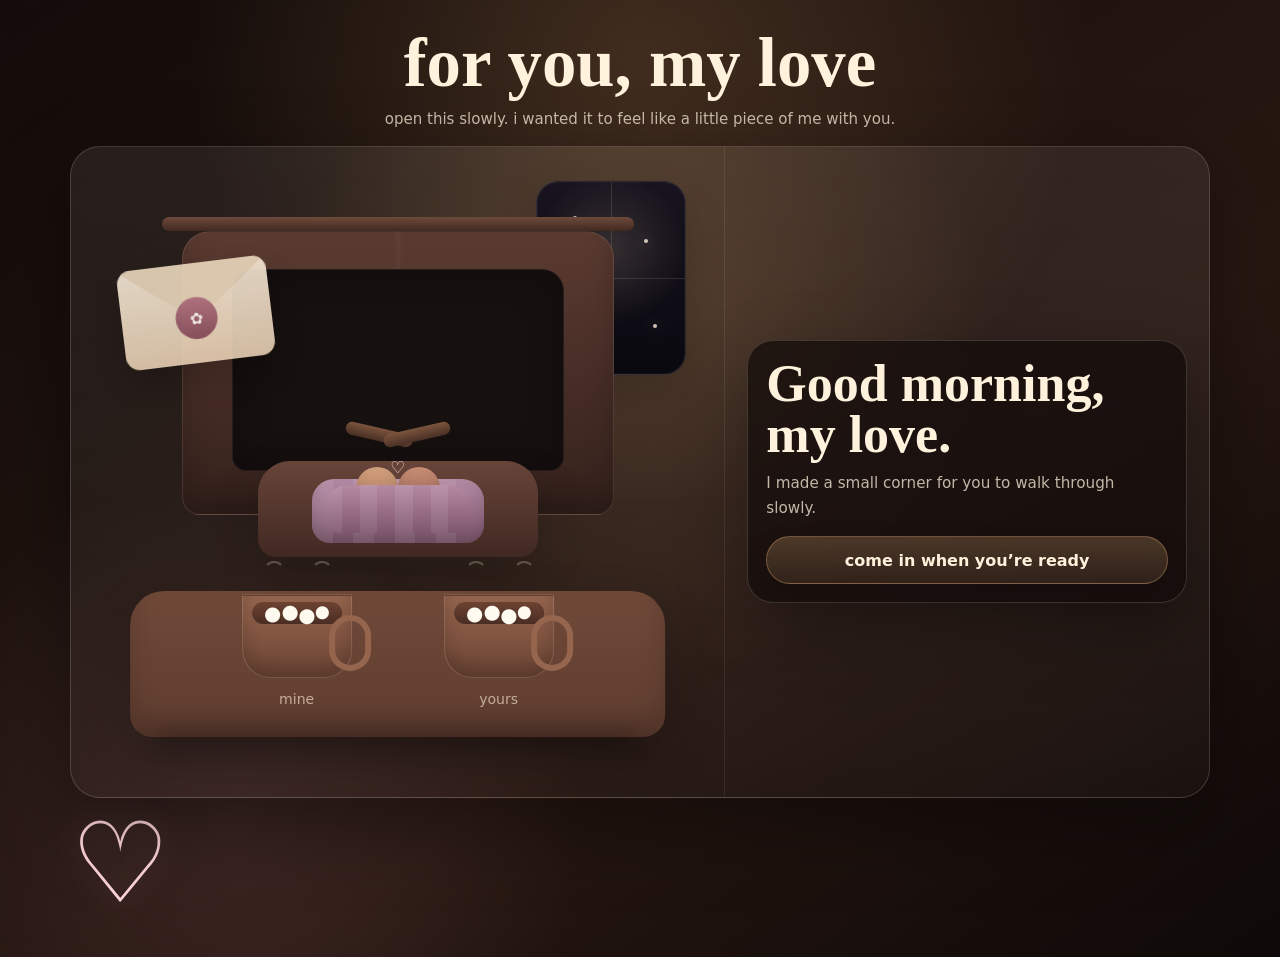
<file: valentines-final-lore-fixed-v2.html>
<!doctype html>
<html lang="en">
<head>
  <meta charset="utf-8" />
  <meta name="viewport" content="width=device-width,initial-scale=1,viewport-fit=cover" />
  <meta name="robots" content="noindex,nofollow" />
  <meta name="theme-color" content="#140c0a" />
  <title>A little corner for you</title>

  <style>
    :root {
      --bg: #130c0a;
      --bg2: #271711;
      --cream: #fff2dd;
      --muted: rgba(255, 242, 221, .74);
      --line: rgba(255, 242, 221, .16);
      --card: rgba(20, 13, 11, .76);
      --gold: #ffbf78;
      --ember: #ff8f55;
      --rose: #d995a2;
      --rose2: #8d5264;
      --wood: #704838;
      --blanket: #b48ba5;
      --blanket2: #7e566d;
      --leaf: #b7c196;
      --shadow: rgba(0,0,0,.38);
    }

    * { box-sizing: border-box; -webkit-tap-highlight-color: transparent; }
    html { scroll-behavior: smooth; color-scheme: dark; }

    body {
      margin: 0;
      min-height: 100svh;
      font-family: ui-sans-serif, system-ui, -apple-system, BlinkMacSystemFont, "Segoe UI", sans-serif;
      color: var(--cream);
      background:
        radial-gradient(circle at 50% 6%, rgba(255, 191, 120, .16), transparent 28rem),
        radial-gradient(circle at 18% 86%, rgba(217, 149, 162, .12), transparent 22rem),
        linear-gradient(145deg, var(--bg), var(--bg2) 62%, #0e0908);
      overflow-x: hidden;
    }

    body::before {
      content: "";
      position: fixed;
      inset: 0;
      pointer-events: none;
      background-image:
        linear-gradient(rgba(255,255,255,.024) 1px, transparent 1px),
        linear-gradient(90deg, rgba(255,255,255,.016) 1px, transparent 1px);
      background-size: 42px 42px;
      mask-image: linear-gradient(to bottom, rgba(0,0,0,.55), transparent);
      z-index: -1;
    }

    button { font: inherit; }

    .page {
      width: min(100% - 18px, 860px);
      margin: 0 auto;
      padding: max(14px, env(safe-area-inset-top)) 0 calc(28px + env(safe-area-inset-bottom));
    }

    .top {
      text-align: center;
      padding: 0 6px 14px;
    }

    .eyebrow {
      margin: 0 0 7px;
      text-transform: uppercase;
      letter-spacing: .22em;
      color: rgba(255, 242, 221, .58);
      font-size: .68rem;
      font-weight: 850;
    }

    h1, h2, h3 {
      margin: 0;
      font-family: Georgia, "Times New Roman", serif;
      line-height: .98;
      text-wrap: balance;
    }

    h1 { font-size: clamp(2.2rem, 10vw, 4.3rem); }
    h2 { font-size: clamp(1.95rem, 8vw, 3.25rem); }
    h3 { font-size: clamp(1.7rem, 7vw, 2.4rem); }

    p { line-height: 1.62; }

    .subtitle {
      max-width: 540px;
      margin: 10px auto 0;
      color: var(--muted);
      font-size: .94rem;
    }

    .stage {
      border: 1px solid var(--line);
      border-radius: 30px;
      overflow: hidden;
      background:
        radial-gradient(circle at 50% 28%, rgba(255, 191, 120, .12), transparent 22rem),
        linear-gradient(180deg, rgba(255,255,255,.07), rgba(255,255,255,.025));
      box-shadow: 0 28px 80px var(--shadow);
      isolation: isolate;
    }

    .room {
      position: relative;
      min-height: 570px;
      overflow: hidden;
      border-bottom: 1px solid rgba(255,255,255,.08);
    }


    .sky-scene-wrap {
      position: relative;
      width: min(360px, 100%);
      min-height: 230px;
      margin: 12px auto 0;
    }

    .sky-cuddle {
      position: relative;
      width: 280px;
      height: 170px;
      margin: 72px auto 0;
      cursor: pointer;
      z-index: 3;
      filter: drop-shadow(0 18px 36px rgba(0,0,0,.25));
    }

    .sky-heart-layer {
      position: absolute;
      inset: 0;
      pointer-events: none;
      overflow: visible;
      z-index: 2;
    }

    .sky-float-heart {
      position: absolute;
      bottom: 34px;
      left: 50%;
      font-size: 1rem;
      color: #ffd7e2;
      opacity: 0;
      text-shadow: 0 0 10px rgba(255, 215, 226, .28);
      animation: skyHeartUp 2.8s ease-out forwards;
    }

    .sky-dialogue {
      position: absolute;
      inset: 0 0 auto 0;
      z-index: 5;
      pointer-events: none;
      min-height: 180px;
    }

    .sky-bubble {
      position: absolute;
      max-width: 150px;
      padding: 9px 12px;
      border-radius: 18px;
      background:
        radial-gradient(circle at 18% 12%, rgba(255,255,255,.44), transparent 34%),
        linear-gradient(180deg, rgba(255, 249, 241, .98), rgba(244, 224, 205, .96));
      color: #55382f;
      font-family: Georgia, "Times New Roman", serif;
      font-size: .8rem;
      line-height: 1.28;
      box-shadow: 0 14px 28px rgba(0,0,0,.18);
      border: 1px solid rgba(255,255,255,.34);
      opacity: 0;
      transform: translateY(8px) scale(.96);
      transition: opacity .6s ease, transform .6s ease;
    }

    .sky-bubble.is-visible {
      opacity: 1;
      transform: translateY(0) scale(1);
    }

    .sky-bubble.left { left: 8px; top: 10px; border-radius: 18px 18px 18px 8px; }
    .sky-bubble.left::after {
      content: "";
      position: absolute;
      left: 18px;
      bottom: -5px;
      width: 11px;
      height: 11px;
      background: rgba(244, 224, 205, .96);
      transform: rotate(45deg);
    }

    .sky-bubble.right { right: 8px; top: 38px; border-radius: 18px 18px 8px 18px; text-align: right; }
    .sky-bubble.right::after {
      content: "";
      position: absolute;
      right: 18px;
      bottom: -5px;
      width: 11px;
      height: 11px;
      background: rgba(244, 224, 205, .96);
      transform: rotate(45deg);
    }

    .sky-bubble.left.two { left: -2px; top: 82px; }
    .sky-bubble.right.two { right: -2px; top: 112px; }
    .sky-bubble.left.three { left: 12px; top: 150px; }
    .sky-bubble.right.three { right: 12px; top: 178px; }

    @keyframes skyHeartUp {
      0% { opacity: 0; transform: translate(-50%, 0) scale(.8); }
      14% { opacity: .95; }
      100% { opacity: 0; transform: translate(calc(-50% + var(--drift, 0px)), -120px) scale(1.18); }
    }

    .kitty.baby {
      left: 50%;
      right: auto;
      bottom: -2px;
      width: 74px;
      height: 88px;
      transform: translateX(-50%);
      z-index: 4;
    }

    .kitty.baby .kitty-body {
      width: 58px;
      height: 46px;
    }

    .kitty.baby .kitty-head {
      width: 44px;
      height: 42px;
      top: 12px;
    }

    .kitty.baby .kitty-tail {
      width: 34px;
    }

    .moon-home-note {
      position: absolute;
      left: 50%;
      bottom: 112px;
      transform: translateX(-50%);
      padding: 8px 12px;
      border-radius: 16px;
      background:
        radial-gradient(circle at 18% 12%, rgba(255,255,255,.44), transparent 34%),
        linear-gradient(180deg, rgba(255, 249, 241, .98), rgba(244, 224, 205, .96));
      color: #55382f;
      font-family: Georgia, "Times New Roman", serif;
      font-size: .78rem;
      white-space: nowrap;
      box-shadow: 0 12px 22px rgba(0,0,0,.18);
      border: 1px solid rgba(255,255,255,.34);
    }

    .moon-home-note::after {
      content: "";
      position: absolute;
      left: 50%;
      bottom: -5px;
      width: 10px;
      height: 10px;
      background: rgba(244, 224, 205, .96);
      transform: translateX(-50%) rotate(45deg);
    }


    .window {
      position: absolute;
      top: 22px;
      right: 18px;
      width: 108px;
      height: 142px;
      border-radius: 22px;
      background:
        radial-gradient(circle at 50% 35%, rgba(255, 230, 190, .14), transparent 52%),
        linear-gradient(180deg, #18131e, #09080f);
      border: 1px solid rgba(255,255,255,.12);
      box-shadow: inset 0 0 0 1px rgba(255,255,255,.03), 0 18px 42px rgba(0,0,0,.20);
      overflow: hidden;
    }

    .window::before,
    .window::after {
      content: "";
      position: absolute;
      background: rgba(255, 242, 221, .12);
    }

    .window::before { width: 1px; height: 100%; left: 50%; top: 0; }
    .window::after { height: 1px; width: 100%; left: 0; top: 50%; }

    .star {
      position: absolute;
      width: 4px;
      height: 4px;
      border-radius: 999px;
      background: var(--cream);
      opacity: .8;
      box-shadow: 0 0 14px rgba(255,255,255,.55);
      animation: twinkle 3.5s ease-in-out infinite;
    }

    .star:nth-child(1) { left: 24%; top: 18%; }
    .star:nth-child(2) { left: 72%; top: 30%; animation-delay: .6s; }
    .star:nth-child(3) { left: 34%; top: 68%; animation-delay: 1.2s; }
    .star:nth-child(4) { left: 78%; top: 74%; animation-delay: 1.8s; }

    .fireplace {
      position: absolute;
      left: 50%;
      top: 72px;
      width: min(390px, 94%);
      height: 300px;
      transform: translateX(-50%);
    }

    .mantel {
      position: absolute;
      top: 0;
      left: 14px;
      right: 14px;
      height: 14px;
      border-radius: 999px;
      background: linear-gradient(180deg, #6d4a3b, #422920);
    }

    .brick {
      position: absolute;
      top: 14px;
      left: 34px;
      right: 34px;
      bottom: 42px;
      border-radius: 28px 28px 18px 18px;
      background:
        linear-gradient(90deg, transparent 49%, rgba(255,255,255,.03) 50%, transparent 51%),
        linear-gradient(180deg, #5b3b31, #34211c);
      border: 1px solid rgba(255,255,255,.08);
      box-shadow: inset 0 -20px 28px rgba(0,0,0,.20);
    }

    .firebox {
      position: absolute;
      top: 52px;
      left: 48px;
      right: 48px;
      bottom: 84px;
      border-radius: 22px 22px 14px 14px;
      background: #16100f;
      border: 1px solid rgba(255,255,255,.06);
      overflow: hidden;
      box-shadow: inset 0 0 38px rgba(0,0,0,.25);
      transition: box-shadow .35s ease, background .35s ease;
    }

    .firebox::after {
      content: "";
      position: absolute;
      inset: 0;
      background: radial-gradient(circle at 50% 72%, rgba(255, 191, 120, .12), transparent 66%);
      animation: fireGlow 2.4s ease-in-out infinite;
      pointer-events: none;
      opacity: 0;
      transition: opacity .35s ease;
    }

    .logs {
      position: absolute;
      left: 50%;
      bottom: 18px;
      width: 106px;
      height: 24px;
      transform: translateX(-50%);
      z-index: 2;
    }

    .logs::before,
    .logs::after {
      content: "";
      position: absolute;
      width: 68px;
      height: 13px;
      border-radius: 999px;
      background: linear-gradient(180deg, #7b543c, #493025);
    }

    .logs::before { left: 0; transform: rotate(13deg); }
    .logs::after { right: 0; transform: rotate(-13deg); }

    .flame {
      position: absolute;
      left: 50%;
      bottom: 38px;
      width: 64px;
      height: 116px;
      transform: translateX(-50%) scale(.65);
      border-radius: 55% 55% 55% 55% / 72% 72% 38% 38%;
      background: radial-gradient(circle at 50% 78%, #fff2ce 0 18%, #ffc76d 20% 46%, #ff8b4a 50% 72%, transparent 76%);
      animation: flicker 1.25s ease-in-out infinite;
      opacity: 0;
      will-change: transform, filter;
      z-index: 3;
      transition: opacity .35s ease, transform .35s ease;
    }

    .flame.small {
      left: calc(50% + 31px);
      bottom: 46px;
      width: 44px;
      height: 82px;
      animation-delay: .18s;
    }

    .emberbed {
      position: absolute;
      left: 30px;
      right: 30px;
      bottom: 8px;
      height: 22px;
      background:
        radial-gradient(circle at 25% 50%, rgba(255, 139, 74, .75), transparent 28%),
        radial-gradient(circle at 50% 55%, rgba(255, 207, 120, .65), transparent 24%),
        radial-gradient(circle at 75% 50%, rgba(255, 139, 74, .65), transparent 28%);
      filter: blur(3px);
      animation: emberPulse 2s ease-in-out infinite;
      z-index: 1;
      opacity: 0;
      transition: opacity .35s ease;
    }

    .room.is-lit .firebox {
      background: radial-gradient(circle at 50% 100%, rgba(255, 151, 75, .18), transparent 70%), #1b1110;
      box-shadow: inset 0 0 84px rgba(255, 139, 74, .15), 0 0 70px rgba(255, 139, 74, .10);
    }

    .room.is-lit .firebox::after,
    .room.is-lit .emberbed { opacity: 1; }

    .room.is-lit .flame {
      opacity: 1;
      transform: translateX(-50%) scale(1);
    }

    .sofa {
      position: absolute;
      left: 50%;
      bottom: 0;
      width: 250px;
      height: 86px;
      border-radius: 32px 32px 18px 18px;
      transform: translateX(-50%);
      background: linear-gradient(180deg, #684439, #402922);
      box-shadow: 0 20px 48px rgba(0,0,0,.18);
    }

    .blanket {
      position: absolute;
      left: 50%;
      top: 18px;
      width: 172px;
      height: 64px;
      border-radius: 22px 22px 18px 18px;
      transform: translateX(-50%);
      background:
        linear-gradient(90deg, rgba(255,255,255,.08) 0 12%, transparent 12% 24%, rgba(255,255,255,.08) 24% 36%, transparent 36% 48%, rgba(255,255,255,.08) 48% 60%, transparent 60% 72%, rgba(255,255,255,.08) 72% 84%, transparent 84%),
        linear-gradient(180deg, var(--blanket), var(--blanket2));
      box-shadow: inset 0 -10px 18px rgba(0,0,0,.14);
    }

    .cuddle {
      position: absolute;
      left: 50%;
      bottom: 24px;
      width: 156px;
      height: 66px;
      transform: translateX(-50%);
      z-index: 2;
    }

    .head {
      position: absolute;
      top: 0;
      width: 42px;
      height: 42px;
      border-radius: 999px;
      background: linear-gradient(180deg, #d2a17f, #a97455);
      box-shadow: inset 0 -8px 14px rgba(0,0,0,.10);
    }

    .head.me { left: 36px; }
    .head.her { right: 36px; background: linear-gradient(180deg, #c98f76, #8f5c4d); }

    .cuddle-blanket {
      position: absolute;
      left: 50%;
      bottom: 0;
      width: 148px;
      height: 48px;
      border-radius: 24px 24px 18px 18px;
      transform: translateX(-50%);
      background:
        linear-gradient(90deg, rgba(255,255,255,.08) 0 12%, transparent 12% 24%, rgba(255,255,255,.08) 24% 36%, transparent 36% 48%, rgba(255,255,255,.08) 48% 60%, transparent 60% 72%, rgba(255,255,255,.08) 72% 84%, transparent 84%),
        linear-gradient(180deg, #b68ba2, #7e566d);
    }

    .cuddle-heart {
      position: absolute;
      left: 50%;
      top: -10px;
      transform: translateX(-50%);
      color: #ffd7d7;
      font-size: 1.05rem;
      animation: heartFloat 2.4s ease-in-out infinite;
    }

    .cat {
      position: absolute;
      left: 32px;
      bottom: 30px;
      width: 96px;
      height: 78px;
      filter: drop-shadow(0 12px 22px rgba(0,0,0,.22));
    }

    .cat-body {
      position: absolute;
      left: 12px;
      bottom: 0;
      width: 54px;
      height: 40px;
      border-radius: 22px 22px 20px 18px;
      background: linear-gradient(180deg, #c6a28c, #8f6a59);
    }

    .cat-head {
      position: absolute;
      left: 50px;
      bottom: 22px;
      width: 34px;
      height: 32px;
      border-radius: 50%;
      background: linear-gradient(180deg, #cfad94, #9b7662);
    }

    .cat-head::before,
    .cat-head::after {
      content: "";
      position: absolute;
      top: -8px;
      width: 10px;
      height: 12px;
      background: linear-gradient(180deg, #cfad94, #9b7662);
      clip-path: polygon(50% 0, 100% 100%, 0 100%);
    }

    .cat-head::before { left: 3px; transform: rotate(-16deg); }
    .cat-head::after { right: 3px; transform: rotate(16deg); }

    .cat-tail {
      position: absolute;
      left: 0;
      bottom: 18px;
      width: 46px;
      height: 12px;
      border-radius: 999px;
      background: linear-gradient(180deg, #cfad94, #9b7662);
      transform-origin: 100% 50%;
      animation: tailSwish 2.1s ease-in-out infinite;
    }

    .cat-eye {
      position: absolute;
      top: 13px;
      width: 4px;
      height: 4px;
      border-radius: 999px;
      background: #3c241a;
    }

    .cat-eye.left { left: 10px; }
    .cat-eye.right { right: 10px; }


    .cat {
      position: absolute;
      left: 18px;
      bottom: 118px;
      width: 108px;
      height: 86px;
      filter: drop-shadow(0 12px 22px rgba(0,0,0,.22));
      z-index: 4;
      transform: scale(1.02);
    }

    .cat-body {
      position: absolute;
      left: 12px;
      bottom: 0;
      width: 54px;
      height: 40px;
      border-radius: 22px 22px 20px 18px;
      background: linear-gradient(180deg, #c6a28c, #8f6a59);
    }

    .cat-head {
      position: absolute;
      left: 50px;
      bottom: 22px;
      width: 34px;
      height: 32px;
      border-radius: 50%;
      background: linear-gradient(180deg, #cfad94, #9b7662);
    }

    .cat-head::before,
    .cat-head::after {
      content: "";
      position: absolute;
      top: -8px;
      width: 10px;
      height: 12px;
      background: linear-gradient(180deg, #cfad94, #9b7662);
      clip-path: polygon(50% 0, 100% 100%, 0 100%);
    }

    .cat-head::before { left: 3px; transform: rotate(-16deg); }
    .cat-head::after { right: 3px; transform: rotate(16deg); }

    .cat-tail {
      position: absolute;
      left: 0;
      bottom: 18px;
      width: 46px;
      height: 12px;
      border-radius: 999px;
      background: linear-gradient(180deg, #cfad94, #9b7662);
      transform-origin: 100% 50%;
      animation: tailSwish 2.1s ease-in-out infinite;
    }

    .cat-eye {
      position: absolute;
      top: 13px;
      width: 4px;
      height: 4px;
      border-radius: 999px;
      background: #3c241a;
      animation: catBlink 5s infinite;
      transform-origin: center;
    }

    .cat-eye.left { left: 10px; }
    .cat-eye.right { right: 10px; }

    .gift-tag {
      position: absolute;
      left: 50%;
      bottom: -18px;
      transform: translateX(-50%);
      color: rgba(255,242,221,.88);
      font-size: .76rem;
      letter-spacing: .14em;
      text-transform: lowercase;
      white-space: nowrap;
      text-shadow: 0 0 12px rgba(255, 226, 170, .4);
      animation: giftGlow 2.4s ease-in-out infinite;
    }

    .gift-box::after {
      content: "";
      position: absolute;
      inset: 18px 28px 8px;
      border-radius: 24px;
      background: radial-gradient(circle, rgba(255, 208, 150, .18), transparent 68%);
      filter: blur(10px);
      z-index: 0;
      animation: giftAura 3s ease-in-out infinite;
    }

    .sky-section {
      background:
        radial-gradient(circle at 50% 16%, rgba(255,255,255,.09), transparent 18rem),
        radial-gradient(circle at 78% 18%, rgba(166, 179, 255, .12), transparent 14rem),
        linear-gradient(180deg, #05060f, #0b1022 42%, #171428);
      min-height: 580px;
      position: relative;
      display: none;
      align-items: center;
      justify-items: center;
      overflow: hidden;
    }

    .sky-section::after {
      content: "";
      position: absolute;
      left: 0;
      right: 0;
      bottom: 0;
      height: 160px;
      background: linear-gradient(180deg, transparent, rgba(255, 191, 120, .08) 45%, rgba(255, 191, 120, .12));
      pointer-events: none;
    }

    .sky-copy {
      position: relative;
      z-index: 2;
      text-align: center;
      max-width: 640px;
      padding-top: 26px;
    }

    .sky-cuddle {
      position: relative;
      z-index: 2;
      width: 280px;
      height: 170px;
      margin-top: 28px;
      filter: drop-shadow(0 18px 36px rgba(0,0,0,.25));
    }

    .sky-cuddle::before {
      content: "";
      position: absolute;
      left: 50%;
      bottom: 24px;
      width: 220px;
      height: 84px;
      transform: translateX(-50%);
      border-radius: 999px;
      background: radial-gradient(circle, rgba(255, 223, 180, .16), transparent 68%);
      filter: blur(10px);
    }

    .cat { display: none !important; }


    .cuddle .head {
      transition: left 1.2s ease, right 1.2s ease, top 1.2s ease, transform 1.2s ease, opacity .6s ease;
    }

    .cuddle-blanket {
      transition: width 1.4s ease, height 1.4s ease, transform 1.4s ease, bottom 1.4s ease, border-radius 1.4s ease;
    }

    .room.is-cuddled .head.me {
      left: 44px;
      top: 3px;
      transform: rotate(-4deg);
    }

    .room.is-cuddled .head.her {
      right: 44px;
      top: 3px;
      transform: rotate(4deg);
    }

    .room.is-cuddled .cuddle-blanket {
      width: 164px;
      height: 58px;
      bottom: -2px;
      border-radius: 28px 28px 22px 22px;
      transform: translateX(-50%) translateY(-2px);
      box-shadow: 0 10px 24px rgba(0,0,0,.18);
    }

    .room.is-cuddled .cuddle-heart {
      animation-duration: 3.4s;
    }

    .table {
      position: absolute;
      left: 50%;
      top: 390px;
      width: min(340px, 86%);
      height: 112px;
      transform: translateX(-50%);
      border-radius: 34px 34px 22px 22px;
      background: linear-gradient(180deg, #704938, #5f3d30);
      box-shadow: inset 0 -16px 26px rgba(0,0,0,.16), 0 24px 54px rgba(0,0,0,.20);
    }

    .table::after {
      content: "";
      position: absolute;
      left: 25px;
      right: 25px;
      bottom: -12px;
      height: 18px;
      border-radius: 999px;
      background: rgba(0,0,0,.24);
      filter: blur(10px);
    }

    .mugs {
      position: absolute;
      inset: 0;
      display: flex;
      align-items: center;
      justify-content: center;
      gap: 52px;
      transform: translateY(-20px);
    }

    .mug {
      position: relative;
      width: 78px;
      height: 64px;
      border-radius: 0 0 20px 20px;
      background: linear-gradient(180deg, #96654e, #6c4534);
      border: 1px solid rgba(255,255,255,.10);
      box-shadow: inset 0 -10px 18px rgba(0,0,0,.18);
      transform-origin: 50% 90%;
    }

    .mug::before {
      content: "";
      position: absolute;
      top: 7px;
      left: 7px;
      right: 7px;
      height: 17px;
      border-radius: 999px;
      background: linear-gradient(180deg, #6c4332, #4a2d23);
    }

    .mug::after {
      content: "";
      position: absolute;
      top: 16px;
      right: -15px;
      width: 22px;
      height: 30px;
      border-radius: 999px;
      border: 5px solid #96654e;
    }

    .mug-label {
      position: absolute;
      top: 74px;
      left: 50%;
      transform: translateX(-50%);
      color: rgba(255, 242, 221, .62);
      font-size: .78rem;
      white-space: nowrap;
    }

    .mallows {
      position: absolute;
      top: 9px;
      left: 50%;
      width: 52px;
      height: 16px;
      transform: translateX(-50%);
      background:
        radial-gradient(circle at 15% 50%, #fffaf0 0 7px, transparent 8px),
        radial-gradient(circle at 40% 42%, #fffaf0 0 7px, transparent 8px),
        radial-gradient(circle at 64% 58%, #fffaf0 0 7px, transparent 8px),
        radial-gradient(circle at 86% 40%, #fffaf0 0 6px, transparent 7px);
      z-index: 2;
    }

    .steam {
      position: absolute;
      top: -34px;
      width: 22px;
      height: 46px;
      border-radius: 999px;
      border: 2px solid rgba(255, 242, 221, .24);
      border-color: rgba(255, 242, 221, .24) transparent transparent transparent;
      animation: steam 3.6s ease-in-out infinite;
    }

    .steam.one { left: 20px; }
    .steam.two { right: 18px; animation-delay: .9s; }

    .room.is-cheering .mug:first-child { animation: cheersLeft 1.6s ease-in-out 2; }
    .room.is-cheering .mug:last-child { animation: cheersRight 1.6s ease-in-out 2; }

    .letter-prop {
      position: absolute;
      left: 18px;
      top: 96px;
      width: 104px;
      height: 72px;
      transform: rotate(-7deg);
      border-radius: 14px;
      background: linear-gradient(180deg, #f7ead8, #e6ceb2);
      box-shadow: 0 16px 34px rgba(0,0,0,.22);
      opacity: .9;
    }

    .letter-prop::before {
      content: "";
      position: absolute;
      inset: 0;
      clip-path: polygon(0 0, 100% 0, 50% 58%);
      background: #ead7bd;
      border-radius: 14px 14px 0 0;
    }

    .lily-seal-small {
      position: absolute;
      left: 50%;
      top: 23px;
      width: 31px;
      height: 31px;
      border-radius: 999px;
      transform: translateX(-50%);
      background: linear-gradient(180deg, #b87986, #8e5360);
      display: grid;
      place-items: center;
      font-size: 1rem;
      color: #fff9f1;
      z-index: 2;
    }

    .step-area { padding: 14px; }

    .panel {
      border: 1px solid var(--line);
      border-radius: 26px;
      padding: 18px;
      background: var(--card);
      backdrop-filter: blur(18px);
      box-shadow: 0 24px 70px rgba(0,0,0,.30);
    }

    .panel.is-hidden { display: none; }

    .panel p {
      color: var(--muted);
      font-size: .95rem;
      margin: 10px 0 0;
    }


    /* remove stray kiss-corner decorations everywhere */
    .button::before,
    .button::after,
    .panel::before,
    .panel::after,
    .flower-section::before,
    .flower-section::after,
    .letter-section::before,
    .letter-section::after,
    .movie-section::before,
    .movie-section::after {
      content: none !important;
      display: none !important;
    }

    #receiveKissBtn {
      padding-left: 17px !important;
    }

    #receiveKissBtn::before,
    #receiveKissBtn::after {
      content: none !important;
      display: none !important;
    }


    /* absolutely no stray kiss/lip corner marks */
    *::before,
    *::after {
      background-repeat: no-repeat;
    }

    .button::before,
    .button::after,
    .panel::before,
    .panel::after,
    .flower-section::before,
    .flower-section::after,
    .letter-section::before,
    .letter-section::after,
    .movie-section::before,
    .movie-section::after {
      content: none !important;
      display: none !important;
    }

    .button {
      appearance: none;
      border: 1px solid rgba(255, 194, 135, .30);
      border-radius: 999px;
      background: linear-gradient(180deg, rgba(255, 194, 135, .22), rgba(255, 194, 135, .10));
      color: var(--cream);
      min-height: 48px;
      padding: 13px 17px;
      font-weight: 740;
      cursor: pointer;
      transition: transform .2s ease, border-color .2s ease, opacity .2s ease;
      box-shadow: 0 14px 30px rgba(0,0,0,.16);
      touch-action: manipulation;
    }

    .button:hover:not(:disabled),
    .button:focus-visible {
      transform: translateY(-2px);
      border-color: rgba(255, 194, 135, .52);
    }

    .button.full { width: 100%; margin-top: 16px; }
    .button.alt { background: rgba(255,255,255,.05); border-color: rgba(255,255,255,.12); }

    /* make absolutely sure the kiss decoration only appears on the receive-kiss button */
    .button::before,
    .button::after {
      content: none !important;
      display: none !important;
    }
.cozy-letter {
      background: linear-gradient(180deg, #f8ead8, #e8cfb4);
      box-shadow: 0 22px 44px rgba(0,0,0,.22), 0 0 0 1px rgba(255,255,255,.04) inset;
    }

    .cozy-letter .paper {
      background:
        linear-gradient(180deg, rgba(255,255,255,.15), rgba(255,255,255,0)),
        repeating-linear-gradient(180deg, transparent 0 22px, rgba(120,93,77,.07) 22px 23px),
        linear-gradient(180deg, #fffaf1, #f7ebda);
    }

    .cozy-letter .wax {
      background: linear-gradient(180deg, #c98695, #945a68);
    }

    .seal-flower {
      font-size: 1.35rem;
      line-height: 1;
      filter: drop-shadow(0 1px 0 rgba(255,255,255,.22));
    }

    .envelope-label {
      position: absolute;
      left: 50%;
      bottom: 16px;
      transform: translateX(-50%);
      font-family: Georgia, "Times New Roman", serif;
      color: rgba(88,62,55,.9);
      font-size: 1.18rem;
      text-transform: lowercase;
      z-index: 5;
      letter-spacing: .02em;
    }

    .letter {
      position: relative;
      margin-top: 46px;
      text-align: left;
      border: 1px solid rgba(255,255,255,.11);
      border-radius: 22px;
      padding: 20px;
      background:
        linear-gradient(180deg, rgba(255,255,255,.14), rgba(255,255,255,.04)),
        repeating-linear-gradient(180deg, transparent 0 24px, rgba(255,255,255,.055) 24px 25px),
        rgba(255, 242, 221, .07);
      color: var(--muted);
      line-height: 1.62;
      overflow: hidden;
    }

    .letter::before {
      content: "♡";
      position: absolute;
      right: 18px;
      top: 12px;
      color: rgba(255,242,221,.42);
      font-size: 1.15rem;
      transform: rotate(5deg);
      font-family: Georgia, "Times New Roman", serif;
    }



    .game-area {
      position: relative;
      height: 206px;
      border-radius: 22px;
      overflow: hidden;
      border: 1px solid rgba(255,255,255,.10);
      background:
        radial-gradient(circle at 50% 0, rgba(255, 242, 221, .08), transparent 65%),
        linear-gradient(180deg, #1e1514, #120d0d);
      margin-top: 14px;
      user-select: none;
    }

    .lane-guide {
      position: absolute;
      inset: 0;
      display: grid;
      grid-template-columns: repeat(3, 1fr);
      pointer-events: none;
    }

    .lane-guide span {
      border-right: 1px dashed rgba(255,255,255,.08);
    }

    .lane-guide span:last-child { border-right: 0; }

    .lane-hint {
      position: absolute;
      left: 50%;
      top: 12px;
      transform: translateX(-50%);
      color: rgba(255,242,221,.44);
      font-size: .72rem;
      letter-spacing: .12em;
      text-transform: lowercase;
      white-space: nowrap;
      pointer-events: none;
      z-index: 2;
    }

    .game-cup {
      position: absolute;
      bottom: 16px;
      left: 0;
      width: 82px;
      height: 46px;
      border-radius: 0 0 18px 18px;
      background: linear-gradient(180deg, #95654e, #704937);
      border: 1px solid rgba(255,255,255,.10);
      will-change: transform;
      transition: transform .18s ease-out;
      z-index: 3;
    }

    .game-cup::before {
      content: "";
      position: absolute;
      top: -4px;
      left: 4px;
      right: 4px;
      height: 8px;
      border-radius: 999px;
      background: #fff8ed;
    }

    .game-cup::after {
      content: "";
      position: absolute;
      top: 8px;
      right: -14px;
      width: 20px;
      height: 24px;
      border-radius: 999px;
      border: 4px solid #95654e;
    }

    .falling-mallow {
      position: absolute;
      width: 22px;
      height: 22px;
      border-radius: 7px;
      background: linear-gradient(180deg, #fffdf7, #f4eadc);
      box-shadow: inset 0 -2px 4px rgba(0,0,0,.06);
      pointer-events: none;
      z-index: 2;
      will-change: transform;
    }

    .controls {
      display: grid;
      grid-template-columns: 58px 1fr 58px;
      gap: 10px;
      margin-top: 12px;
    }

    .score-row {
      display: flex;
      justify-content: space-between;
      gap: 12px;
      margin-top: 12px;
      color: var(--muted);
      font-size: .92rem;
      flex-wrap: wrap;
    }

    .score-row strong { color: var(--cream); }

    .below {
      padding: 24px 0 0;
      display: grid;
      gap: 22px;
    }

    .flower-section,
    .letter-section,
    .movie-section,
    .sky-section {
      border: 1px solid var(--line);
      border-radius: 30px;
      padding: 24px;
      background:
        linear-gradient(180deg, rgba(255,255,255,.07), rgba(255,255,255,.025)),
        rgba(20, 13, 11, .55);
      box-shadow: 0 24px 70px rgba(0,0,0,.30);
      text-align: center;
      overflow: hidden;
    }

    .flower-section p,
    .letter-section p,
    .movie-section p,
    .sky-section p {
      color: var(--muted);
      margin: 12px auto 0;
      max-width: 560px;
    }


    .carta-card,
    .carta-paper,
    .carta-flap,
    .carta-seal,
    .carta-title,
    .carta-sub,
    .carta-lily,
    .sketchbook,
    .sketchbook-page,
    .sketchbook-lily,
    .sketchbook-title,
    .sketchbook-sub,
    .sketchbook-stamp {
      display: none !important;
    }

    .gift-scene {
      position: relative;
      display: grid;
      place-items: center;
      min-height: 490px;
      margin-top: 10px;
    }

    .gift-box {
      position: relative;
      width: min(240px, 72vw);
      height: 196px;
      border: 0;
      background: transparent;
      cursor: pointer;
      transition: transform .25s ease;
      z-index: 6;
      touch-action: manipulation;
    }

    .gift-box:hover,
    .gift-box:focus-visible {
      transform: translateY(-4px);
    }

    .gift-body,
    .gift-lid {
      position: absolute;
      left: 50%;
      transform: translateX(-50%);
      background:
        linear-gradient(90deg, transparent 45%, rgba(255,255,255,.16) 45% 55%, transparent 55%),
        linear-gradient(180deg, #d99ba8, #985c70);
      box-shadow: 0 20px 42px rgba(0,0,0,.24);
    }

    .gift-body {
      bottom: 18px;
      width: 196px;
      height: 120px;
      border-radius: 18px 18px 24px 24px;
    }

    .gift-lid {
      top: 28px;
      width: 220px;
      height: 52px;
      border-radius: 18px;
      z-index: 3;
      transform-origin: 50% 100%;
      transition: transform 1s cubic-bezier(.2,.9,.2,1.15), opacity .55s ease;
    }

    .gift-ribbon.vertical,
    .gift-ribbon.horizontal {
      position: absolute;
      left: 50%;
      background: rgba(255,242,221,.62);
      z-index: 5;
      border-radius: 999px;
      pointer-events: none;
    }

    .gift-ribbon.vertical {
      bottom: 18px;
      width: 28px;
      height: 120px;
      transform: translateX(-50%);
    }

    .gift-ribbon.horizontal {
      bottom: 76px;
      width: 196px;
      height: 24px;
      transform: translateX(-50%);
    }

    .gift-tag {
      position: absolute;
      left: 50%;
      bottom: -18px;
      transform: translateX(-50%);
      color: rgba(255,242,221,.72);
      font-size: .76rem;
      letter-spacing: .14em;
      text-transform: lowercase;
      white-space: nowrap;
    }

    .bouquet-stage {
      position: absolute;
      inset: 0;
      display: grid;
      place-items: center;
      opacity: 0;
      transform: translateY(30px) scale(.72);
      transition: opacity .7s ease .35s, transform 1.15s cubic-bezier(.2,.9,.2,1.12) .35s;
      pointer-events: none;
    }

    .bouquet-stage::before {
      content: "";
      position: absolute;
      width: min(330px, 86vw);
      height: min(330px, 86vw);
      border-radius: 999px;
      background: radial-gradient(circle, rgba(255, 242, 221, .20), rgba(217, 149, 162, .10) 44%, transparent 70%);
      filter: blur(14px);
      animation: lilyAura 3s ease-in-out infinite;
    }

    .bouquet {
      position: relative;
      width: min(330px, 88vw);
      height: min(330px, 88vw);
      overflow: visible;
      filter: drop-shadow(0 22px 44px rgba(0,0,0,.30));
    }

    .bouquet .stem {
      fill: none;
      stroke: var(--leaf);
      stroke-width: 6;
      stroke-linecap: round;
      stroke-dasharray: 120;
      stroke-dashoffset: 120;
    }

    .bouquet .leaf {
      fill: rgba(183,193,150,.24);
      stroke: var(--leaf);
      stroke-width: 3;
      opacity: 0;
      transform-box: fill-box;
      transform-origin: center;
      transform: scale(.4);
    }

    .bouquet .petal {
      fill: #fff8ed;
      stroke: rgba(255,255,255,.62);
      stroke-width: 2;
      transform-box: fill-box;
      transform-origin: center bottom;
      transform: scale(.05) translateY(42px);
      opacity: 0;
    }

    .bouquet .petal.blush { fill: #f6dfdc; }
    .bouquet .petal.gold { fill: #ffe3bc; }
    .bouquet .center { fill: #ffe7a8; opacity: 0; }

    .heart-ribbon {
      fill: none;
      stroke: #f0a4b4;
      stroke-width: 8;
      stroke-linecap: round;
      stroke-linejoin: round;
      stroke-dasharray: 260;
      stroke-dashoffset: 260;
      filter: drop-shadow(0 4px 10px rgba(0,0,0,.18));
    }

    .firefly,
    .aroma {
      position: absolute;
      opacity: 0;
      pointer-events: none;
    }

    .firefly {
      width: 8px;
      height: 8px;
      border-radius: 999px;
      background: rgba(255, 230, 160, .95);
      box-shadow: 0 0 16px rgba(255, 230, 160, .75);
    }

    .firefly.one { left: 16%; top: 22%; }
    .firefly.two { right: 18%; top: 18%; animation-delay: .7s; }
    .firefly.three { left: 22%; bottom: 28%; animation-delay: 1.2s; }
    .firefly.four { right: 20%; bottom: 30%; animation-delay: .3s; }
    .firefly.five { left: 48%; top: 10%; animation-delay: 1.7s; }

    .aroma {
      width: 54px;
      height: 84px;
      border-radius: 999px;
      border: 2px solid rgba(255,242,221,.18);
      border-color: rgba(255,242,221,.20) transparent transparent transparent;
      filter: blur(.3px);
    }

    .aroma.one { left: 28%; top: 12%; }
    .aroma.two { right: 28%; top: 18%; animation-delay: .9s; }

    .gift-quote {
      opacity: 0;
      transform: translateY(14px);
      transition: opacity .7s ease 2.05s, transform .7s ease 2.05s;
      margin-top: 22px !important;
      border: 1px solid rgba(255,255,255,.11);
      border-radius: 22px;
      padding: 18px;
      background: rgba(16, 10, 9, .78);
      font-family: Georgia, "Times New Roman", serif;
      font-size: clamp(1.16rem, 5vw, 1.6rem);
      line-height: 1.4;
      color: var(--cream) !important;
      max-width: 590px;
      position: relative;
      z-index: 8;
      text-shadow: 0 1px 0 rgba(0,0,0,.15);
    }

    .gift-scene.is-open .gift-lid {
      transform: translateX(-50%) translateY(-102px) rotate(-14deg);
      opacity: .92;
    }

    .gift-scene.is-open .gift-body,
    .gift-scene.is-open .gift-ribbon,
    .gift-scene.is-open .gift-tag {
      opacity: 0;
      transition: opacity .35s ease .22s;
    }

    .gift-scene.is-open .gift-box { opacity: 0; pointer-events: none; transition: opacity .45s ease .18s; }
    .gift-scene.is-open .gift-tag { opacity: 0 !important; visibility: hidden; }
    .gift-scene.is-open .gift-lid,
    .gift-scene.is-open .gift-body,
    .gift-scene.is-open .gift-ribbon { pointer-events: none; }
    .gift-scene.is-open .bouquet-stage {
      opacity: 1;
      transform: translateY(-20px) scale(1);
    }

    .gift-scene.is-open .bouquet .stem { animation: drawStem .7s ease forwards .32s; }
    .gift-scene.is-open .bouquet .leaf { animation: leafBloom .55s ease forwards .72s; }
    .gift-scene.is-open .bouquet .petal { animation: petalBloom .72s cubic-bezier(.2,.9,.2,1.25) forwards .82s; }
    .gift-scene.is-open .bouquet .f2 .petal { animation-delay: .96s; }
    .gift-scene.is-open .bouquet .f3 .petal { animation-delay: 1.06s; }
    .gift-scene.is-open .bouquet .f4 .petal { animation-delay: 1.16s; }
    .gift-scene.is-open .bouquet .f5 .petal { animation-delay: 1.26s; }
    .gift-scene.is-open .bouquet .center { animation: centerPop .45s ease forwards 1.35s; }
    .gift-scene.is-open .heart-ribbon { animation: ribbonDraw .85s ease forwards 1.15s; }
    .gift-scene.is-open .firefly { animation: firefly 3.4s ease-in-out infinite 1.45s; }
    .gift-scene.is-open .aroma { animation: aroma 4.2s ease-in-out infinite 1.45s; }
    .gift-scene.is-open .gift-quote { opacity: 1; transform: translateY(0); }

    .envelope {
      position: relative;
      width: min(280px, 100%);
      height: 172px;
      margin: 20px auto 8px;
      border: 0;
      padding: 0;
      border-radius: 24px;
      background: linear-gradient(180deg, #f7ead8, #e6ceb2);
      box-shadow: 0 20px 45px rgba(0,0,0,.22);
      cursor: pointer;
      transition: transform .2s ease;
      display: block;
      touch-action: manipulation;
    }

    .envelope:hover,
    .envelope:focus-visible { transform: translateY(-3px); }

    .envelope-flap {
      position: absolute;
      inset: 0;
      clip-path: polygon(0 0, 100% 0, 50% 58%);
      border-radius: 24px 24px 0 0;
      background: #ead7bd;
      transform-origin: top center;
      transition: transform .8s ease;
      z-index: 3;
    }

    .paper {
      position: absolute;
      left: 18px;
      right: 18px;
      top: 28px;
      bottom: 18px;
      border-radius: 14px;
      background: linear-gradient(180deg, #fffaf1, #f6ebda);
      transform: translateY(16px);
      transition: transform .8s ease;
      z-index: 1;
    }

    .wax {
      position: absolute;
      left: 50%;
      top: 54px;
      width: 64px;
      height: 64px;
      transform: translateX(-50%);
      border-radius: 999px;
      background: linear-gradient(180deg, #b87986, #8e5360);
      display: grid;
      place-items: center;
      z-index: 4;
      box-shadow: 0 12px 22px rgba(0,0,0,.18);
      animation: pulse 3s ease-in-out infinite;
      transition: transform .6s ease, opacity .6s ease;
    }

    .tiny-lily { width: 44px; height: 44px; overflow: visible; }
    .tiny-lily path {
      fill: #fff8ee;
      stroke: rgba(255,255,255,.68);
      stroke-width: 2.2;
      stroke-linejoin: round;
    }

    .tiny-lily .stem {
      fill: none;
      stroke: #fff8ee;
      stroke-width: 4;
      stroke-linecap: round;
    }

    .letter-section.is-open .envelope-flap { transform: rotateX(180deg); }
    .letter-section.is-open .paper { transform: translateY(-36px); }
    .letter-section.is-open .wax {
      animation: none;
      opacity: .82;
      transform: translateX(-50%) scale(.88);
    }

    .letter {
      margin-top: 46px;
      text-align: left;
      border: 1px solid rgba(255,255,255,.11);
      border-radius: 22px;
      padding: 20px;
      background: rgba(255, 242, 221, .08);
      color: var(--muted);
      line-height: 1.62;
    }

    .letter h3 { color: var(--cream); margin-bottom: 12px; }
    .signature {
      font-family: Georgia, "Times New Roman", serif;
      color: var(--cream) !important;
      font-size: 1.22rem !important;
      margin-top: 18px !important;
    }

    .movie-options {
      display: grid;
      gap: 12px;
      grid-template-columns: 1fr;
      margin-top: 20px;
    }

    .yay {
      display: none;
      margin-top: 20px;
      border: 1px solid rgba(255,255,255,.12);
      border-radius: 24px;
      padding: 20px;
      background:
        radial-gradient(circle at 50% 0%, rgba(255, 191, 120, .20), transparent 70%),
        rgba(255,255,255,.06);
    }

    .yay.is-visible {
      display: block;
      animation: yayPop .45s ease both;
    }

    .yay strong {
      display: block;
      font-family: Georgia, "Times New Roman", serif;
      font-size: clamp(2rem, 10vw, 3.5rem);
      color: var(--cream);
      text-shadow: 0 0 24px rgba(255, 191, 120, .22);
    }

    .blush {
      display: inline-grid;
      place-items: center;
      margin-top: 12px;
      width: 74px;
      height: 74px;
      border-radius: 999px;
      background: #ffd79b;
      color: #5b352b;
      font-size: 2.1rem;
      box-shadow: 0 16px 36px rgba(0,0,0,.22);
      animation: blushBounce 1.6s ease-in-out infinite;
    }

    .sky-section {
      background:
        radial-gradient(circle at 50% 18%, rgba(255,255,255,.08), transparent 20rem),
        linear-gradient(180deg, #080814, #111225 42%, #181325);
      min-height: 540px;
      position: relative;
      display: none;
      align-items: center;
      justify-items: center;
      overflow: hidden;
    }

    .sky-section.is-visible {
      display: grid;
      animation: yayPop .5s ease both;
    }

    .sky-stars {
      position: absolute;
      inset: 0;
      pointer-events: none;
    }

    .sky-stars span {
      position: absolute;
      width: 4px;
      height: 4px;
      border-radius: 999px;
      background: #fff6de;
      box-shadow: 0 0 12px rgba(255,255,255,.5);
      animation: twinkle 3.5s ease-in-out infinite;
    }

    .sky-stars span:nth-child(1) { left: 12%; top: 18%; }
    .sky-stars span:nth-child(2) { left: 22%; top: 30%; animation-delay: .8s; }
    .sky-stars span:nth-child(3) { left: 76%; top: 22%; animation-delay: 1.4s; }
    .sky-stars span:nth-child(4) { left: 68%; top: 14%; animation-delay: .3s; }
    .sky-stars span:nth-child(5) { left: 48%; top: 20%; animation-delay: 1.7s; }
    .sky-stars span:nth-child(6) { left: 84%; top: 36%; animation-delay: 1.1s; }
    .sky-stars span:nth-child(7) { left: 18%; top: 44%; animation-delay: .5s; }
    .sky-stars span:nth-child(8) { left: 58%; top: 34%; animation-delay: 1.9s; }

    .shooting-star {
      position: absolute;
      top: 90px;
      left: -40px;
      width: 140px;
      height: 2px;
      background: linear-gradient(90deg, rgba(255,255,255,0), rgba(255,240,200,.95), rgba(255,255,255,0));
      transform: rotate(-22deg);
      filter: drop-shadow(0 0 10px rgba(255,240,200,.65));
      animation: shootingStar 5.5s ease-in-out infinite;
    }

    .sky-copy {
      position: relative;
      z-index: 2;
      text-align: center;
      max-width: 640px;
      padding-top: 18px;
    }

    .sky-copy h2 {
      font-size: clamp(2.4rem, 11vw, 4.6rem);
      color: #fff7e5;
      text-shadow: 0 0 24px rgba(255,255,255,.12);
    }

    .sky-copy p {
      color: rgba(255,255,255,.78);
      max-width: 480px;
    }

    .sky-cuddle {
      position: relative;
      z-index: 2;
      width: 280px;
      height: 170px;
      margin-top: 28px;
    }

    .sky-blanket {
      position: absolute;
      left: 50%;
      bottom: 0;
      width: 210px;
      height: 70px;
      border-radius: 30px 30px 18px 18px;
      transform: translateX(-50%);
      background:
        linear-gradient(90deg, rgba(255,255,255,.09) 0 12%, transparent 12% 24%, rgba(255,255,255,.09) 24% 36%, transparent 36% 48%, rgba(255,255,255,.09) 48% 60%, transparent 60% 72%, rgba(255,255,255,.09) 72% 84%, transparent 84%),
        linear-gradient(180deg, #b68ba2, #7e566d);
      box-shadow: 0 18px 38px rgba(0,0,0,.24);
    }

    .sky-head {
      position: absolute;
      top: 48px;
      width: 48px;
      height: 48px;
      border-radius: 999px;
      background: linear-gradient(180deg, #d6b39a, #9f775f);
      box-shadow: 0 12px 24px rgba(0,0,0,.18);
    }

    .sky-head.one { left: 86px; }
    .sky-head.two { right: 86px; background: linear-gradient(180deg, #c89a85, #8d6250); }

    .sky-cup {
      position: absolute;
      top: 98px;
      width: 34px;
      height: 22px;
      border-radius: 0 0 12px 12px;
      background: linear-gradient(180deg, #95654e, #704937);
      border: 1px solid rgba(255,255,255,.10);
    }

    .sky-cup::after {
      content: "";
      position: absolute;
      top: 5px;
      right: -8px;
      width: 10px;
      height: 12px;
      border-radius: 999px;
      border: 2px solid #95654e;
    }

    .sky-cup.one { left: 102px; }
    .sky-cup.two { right: 102px; }



    .quiet-continue {
      margin-top: 22px !important;
      background: rgba(255,255,255,.055);
      border-color: rgba(255,255,255,.16);
      font-weight: 720;
    }

    .section-note {
      color: rgba(255,242,221,.58) !important;
      font-size: .88rem !important;
      margin-top: 14px !important;
    }


    .locked-section {
      display: none !important;
    }

    .unlocking {
      animation: sectionReveal 1.05s ease both;
    }

    .focus-note {
      margin-top: 10px !important;
      color: rgba(255,242,221,.56) !important;
      font-size: .82rem !important;
    }

    @keyframes sectionReveal {
      from { opacity: 0; transform: translateY(26px); }
      to { opacity: 1; transform: translateY(0); }
    }


    .moon-btn {
      position: absolute;
      top: 62px;
      right: 54px;
      width: 92px;
      height: 92px;
      border: 0;
      border-radius: 999px;
      background: radial-gradient(circle, rgba(255,255,255,.88) 0 22%, rgba(230,235,255,.34) 38%, rgba(255,255,255,0) 72%);
      filter: blur(.2px);
      box-shadow: 0 0 60px rgba(220,225,255,.14);
      opacity: .94;
      cursor: pointer;
      z-index: 3;
      transition: transform .28s ease, box-shadow .28s ease, opacity .28s ease;
      overflow: hidden;
    }

    .moon-btn::before,
    .moon-btn::after {
      content: "";
      position: absolute;
      border-radius: 999px;
      background: rgba(182, 190, 218, .24);
    }

    .moon-btn::before {
      width: 16px;
      height: 16px;
      left: 24px;
      top: 26px;
    }

    .moon-btn::after {
      width: 10px;
      height: 10px;
      right: 24px;
      bottom: 26px;
    }

    .moon-btn:hover,
    .moon-btn:focus-visible {
      transform: scale(1.06);
      box-shadow: 0 0 72px rgba(220,225,255,.2);
      opacity: 1;
    }

    .moon-btn span {
      position: absolute;
      inset: auto 0 10px 0;
      text-align: center;
      font-size: .56rem;
      letter-spacing: .12em;
      text-transform: uppercase;
      color: rgba(23, 20, 40, .48);
      font-weight: 800;
      opacity: 0;
      transition: opacity .25s ease;
      pointer-events: none;
    }

    .moon-btn:hover span,
    .moon-btn:focus-visible span {
      opacity: .82;
    }

    .moon-section {
      background:
        radial-gradient(circle at 50% 18%, rgba(255,255,255,.08), transparent 18rem),
        linear-gradient(180deg, #171826, #1b1d2f 45%, #101117);
      min-height: 560px;
      position: relative;
      overflow: hidden;
      display: none;
      align-items: center;
      justify-items: center;
      padding: 28px 20px 34px;
    }

    .moon-section.is-visible {
      display: grid;
      animation: sectionReveal .8s ease both;
    }

    .moon-stars {
      position: absolute;
      inset: 0;
      pointer-events: none;
    }

    .moon-stars span {
      position: absolute;
      width: 4px;
      height: 4px;
      border-radius: 999px;
      background: #fff7e6;
      box-shadow: 0 0 10px rgba(255,255,255,.44);
      animation: twinkle 4s ease-in-out infinite;
    }

    .moon-stars span:nth-child(1) { left: 10%; top: 14%; }
    .moon-stars span:nth-child(2) { left: 22%; top: 24%; animation-delay: .9s; }
    .moon-stars span:nth-child(3) { left: 74%; top: 18%; animation-delay: 1.4s; }
    .moon-stars span:nth-child(4) { left: 84%; top: 28%; animation-delay: .3s; }
    .moon-stars span:nth-child(5) { left: 42%; top: 12%; animation-delay: 1.7s; }
    .moon-stars span:nth-child(6) { left: 58%; top: 30%; animation-delay: .6s; }

    .moon-copy {
      position: relative;
      z-index: 2;
      text-align: center;
      max-width: 620px;
    }

    .moon-copy h2 {
      font-size: clamp(2.25rem, 10vw, 4.4rem);
      color: #fff8ea;
      text-shadow: 0 0 24px rgba(255,255,255,.12);
    }

    .moon-copy p {
      color: rgba(255,255,255,.78);
      max-width: 460px;
      margin-left: auto;
      margin-right: auto;
    }

    .moon-heart {
      position: relative;
      width: 78px;
      height: 70px;
      margin: 18px auto 14px;
      transform: rotate(-45deg);
      background: linear-gradient(180deg, #f3a8b5, #cf7888);
      box-shadow: 0 12px 26px rgba(0,0,0,.18);
      animation: pulse 3s ease-in-out infinite;
    }

    .moon-heart::before,
    .moon-heart::after {
      content: "";
      position: absolute;
      width: 78px;
      height: 70px;
      border-radius: 999px;
      background: linear-gradient(180deg, #f3a8b5, #cf7888);
    }

    .moon-heart::before {
      top: -38px;
      left: 0;
    }

    .moon-heart::after {
      left: 38px;
      top: 0;
    }

    .moon-ground {
      position: relative;
      z-index: 2;
      width: min(520px, 100%);
      height: 250px;
      margin-top: 18px;
    }

    .moon-ground::before {
      content: "";
      position: absolute;
      left: 50%;
      bottom: -20px;
      width: 120%;
      height: 150px;
      border-radius: 50%;
      transform: translateX(-50%);
      background:
        radial-gradient(circle at 24% 44%, rgba(146, 153, 172, .22) 0 12px, transparent 13px),
        radial-gradient(circle at 68% 38%, rgba(146, 153, 172, .2) 0 10px, transparent 11px),
        radial-gradient(circle at 82% 62%, rgba(146, 153, 172, .16) 0 14px, transparent 15px),
        linear-gradient(180deg, #b8bcc9, #8b92a7 58%, #6c7388);
      box-shadow: inset 0 14px 24px rgba(255,255,255,.12), 0 -18px 70px rgba(255,255,255,.05);
    }

    .kitty-pair {
      position: absolute;
      left: 50%;
      bottom: 54px;
      width: 240px;
      height: 140px;
      transform: translateX(-50%);
      z-index: 3;
      filter: drop-shadow(0 18px 30px rgba(0,0,0,.24));
    }

    .kitty {
      position: absolute;
      bottom: 0;
      width: 96px;
      height: 108px;
    }

    .kitty.one { left: 28px; }
    .kitty.two { right: 28px; transform: scaleX(-1); }

    .kitty-body {
      position: absolute;
      left: 50%;
      bottom: 0;
      width: 74px;
      height: 62px;
      transform: translateX(-50%);
      border-radius: 34px 34px 28px 28px;
      background: linear-gradient(180deg, #f6ebda, #d6c1ab);
    }

    .kitty-head {
      position: absolute;
      left: 50%;
      top: 8px;
      width: 58px;
      height: 56px;
      transform: translateX(-50%);
      border-radius: 50%;
      background: linear-gradient(180deg, #fff5ea, #dec9b4);
    }

    .kitty-head::before,
    .kitty-head::after {
      content: "";
      position: absolute;
      top: -10px;
      width: 18px;
      height: 20px;
      background: linear-gradient(180deg, #fff5ea, #dec9b4);
      clip-path: polygon(50% 0, 100% 100%, 0 100%);
    }

    .kitty-head::before { left: 4px; transform: rotate(-12deg); }
    .kitty-head::after { right: 4px; transform: rotate(12deg); }

    .kitty-face {
      position: absolute;
      inset: 0;
    }

    .kitty-eye {
      position: absolute;
      top: 22px;
      width: 4px;
      height: 4px;
      border-radius: 999px;
      background: #60463e;
      animation: catBlink 5.2s infinite;
    }

    .kitty-eye.left { left: 18px; }
    .kitty-eye.right { right: 18px; }

    .kitty-nose {
      position: absolute;
      left: 50%;
      top: 29px;
      width: 8px;
      height: 6px;
      transform: translateX(-50%);
      border-radius: 999px 999px 70% 70%;
      background: #ef9aaa;
    }

    .kitty-mouth {
      position: absolute;
      left: 50%;
      top: 34px;
      width: 16px;
      height: 10px;
      transform: translateX(-50%);
      border-bottom: 2px solid rgba(96, 70, 62, .72);
      border-radius: 0 0 16px 16px;
    }

    .kitty-tail {
      position: absolute;
      bottom: 24px;
      width: 44px;
      height: 10px;
      border-radius: 999px;
      background: linear-gradient(180deg, #f6ebda, #d6c1ab);
      transform-origin: 100% 50%;
      animation: tailSwish 2.8s ease-in-out infinite;
    }

    .kitty.one .kitty-tail { left: -8px; }
    .kitty.two .kitty-tail { left: -8px; }

    .kiss-heart {
      position: absolute;
      left: 50%;
      top: 20px;
      transform: translateX(-50%);
      color: #ffd7de;
      font-size: 1.55rem;
      animation: heartFloat 3.4s ease-in-out infinite;
    }



    .speech-bubble {
      position: absolute;
      max-width: 146px;
      padding: 8px 12px;
      border-radius: 16px;
      background: rgba(255, 246, 235, .96);
      color: #5a3a31;
      font-size: .78rem;
      line-height: 1.3;
      box-shadow: 0 12px 24px rgba(0,0,0,.18);
      opacity: 0;
      transform: translateY(6px) scale(.96);
      transition: opacity .24s ease, transform .24s ease;
      pointer-events: none;
      z-index: 9;
    }

    .speech-bubble::after {
      content: "";
      position: absolute;
      width: 12px;
      height: 12px;
      background: rgba(255, 246, 235, .96);
      transform: rotate(45deg);
    }

    .speech-bubble.is-visible {
      opacity: 1;
      transform: translateY(0) scale(1);
    }

    .room-bubble {
      left: 50%;
      bottom: 80px;
      transform: translateX(-50%) translateY(6px) scale(.96);
    }

    .room-bubble.is-visible {
      transform: translateX(-50%) translateY(0) scale(1);
    }

    .room-bubble::after {
      left: 50%;
      bottom: -5px;
      transform: translateX(-50%) rotate(45deg);
    }

    .fire-bubble {
      left: 50%;
      top: 88px;
      transform: translateX(-50%) translateY(6px) scale(.96);
    }

    .fire-bubble.is-visible {
      transform: translateX(-50%) translateY(0) scale(1);
    }

    .fire-bubble::after {
      left: 50%;
      bottom: -5px;
      transform: translateX(-50%) rotate(45deg);
    }

    .cuddle {
      cursor: pointer;
      z-index: 4;
    }

    .cuddle:active {
      transform: translateX(0) scale(.99);
    }

    .mini-extras {
      margin: 14px 0 12px;
      border-top: 1px solid rgba(255,255,255,.08);
      padding-top: 14px;
    }

    .mini-extras p {
      margin-top: 0 !important;
      margin-bottom: 12px !important;
      color: rgba(255,242,221,.65) !important;
      font-size: .84rem !important;
    }

    .mini-actions {
      display: grid;
      gap: 10px;
      grid-template-columns: 1fr;
    }

    .mini-reply {
      margin-top: 12px;
      min-height: 24px;
      color: var(--cream);
      font-family: Georgia, "Times New Roman", serif;
      font-size: 1rem;
      opacity: .88;
    }

    .kitten-garden {
      position: absolute;
      right: 18px;
      bottom: 18px;
      width: 128px;
      height: 132px;
      z-index: 4;
      opacity: 0;
      transform: translateY(12px) scale(.96);
      transition: opacity .5s ease 1.2s, transform .5s ease 1.2s;
      pointer-events: none;
    }

    .gift-scene.is-open .kitten-garden {
      opacity: 1;
      transform: translateY(0) scale(1);
      pointer-events: auto;
    }

    .kitten-note {
      position: absolute;
      left: 50%;
      bottom: -2px;
      transform: translateX(-50%);
      color: rgba(255,242,221,.72);
      font-size: .72rem;
      white-space: nowrap;
      text-shadow: 0 2px 8px rgba(0,0,0,.2);
    }

    .kitten {
      position: absolute;
      left: 18px;
      bottom: 16px;
      width: 92px;
      height: 92px;
      cursor: pointer;
      filter: drop-shadow(0 14px 24px rgba(0,0,0,.24));
      transition: transform .2s ease;
    }

    .kitten:active {
      transform: scale(.98);
    }

    .kitten-body {
      position: absolute;
      left: 18px;
      bottom: 0;
      width: 52px;
      height: 42px;
      border-radius: 24px 24px 22px 20px;
      background: linear-gradient(180deg, #f6e7da, #d7bfae);
    }

    .kitten-head {
      position: absolute;
      left: 38px;
      bottom: 26px;
      width: 38px;
      height: 36px;
      border-radius: 50%;
      background: linear-gradient(180deg, #fff4e8, #dcc6b2);
    }

    .kitten-head::before,
    .kitten-head::after {
      content: "";
      position: absolute;
      top: -10px;
      width: 13px;
      height: 16px;
      background: linear-gradient(180deg, #fff4e8, #dcc6b2);
      clip-path: polygon(50% 0, 100% 100%, 0 100%);
    }

    .kitten-head::before { left: 3px; transform: rotate(-12deg); }
    .kitten-head::after { right: 3px; transform: rotate(12deg); }

    .kitten-eye {
      position: absolute;
      top: 15px;
      width: 4px;
      height: 4px;
      border-radius: 999px;
      background: #5c4039;
      animation: catBlink 5.4s infinite;
    }

    .kitten-eye.left { left: 12px; }
    .kitten-eye.right { right: 12px; }

    .kitten-nose {
      position: absolute;
      left: 50%;
      top: 20px;
      width: 8px;
      height: 6px;
      transform: translateX(-50%);
      border-radius: 999px 999px 70% 70%;
      background: #ef9aaa;
    }

    .kitten-mouth {
      position: absolute;
      left: 50%;
      top: 26px;
      width: 16px;
      height: 8px;
      transform: translateX(-50%);
      border-bottom: 2px solid rgba(96, 70, 62, .72);
      border-radius: 0 0 12px 12px;
    }

    .kitten-tail {
      position: absolute;
      left: 0;
      bottom: 24px;
      width: 34px;
      height: 10px;
      border-radius: 999px;
      background: linear-gradient(180deg, #f6e7da, #d7bfae);
      transform-origin: 100% 50%;
      animation: tailSwish 2.6s ease-in-out infinite;
    }

    .kitten-paw {
      position: absolute;
      right: 8px;
      bottom: 4px;
      font-size: .95rem;
      opacity: .82;
    }

    .kitten-bubble {
      position: absolute;
      left: -12px;
      top: -4px;
      min-height: auto;
      padding: 8px 10px;
      border-radius: 16px;
      background: rgba(255,246,235,.95);
      color: #5a3a31;
      box-shadow: 0 10px 20px rgba(0,0,0,.18);
      font-size: .74rem;
      max-width: 120px;
      opacity: 0;
      transform: translateY(6px) scale(.96);
      transition: opacity .2s ease, transform .2s ease;
      pointer-events: none;
    }

    .kitten-bubble.is-visible {
      opacity: 1;
      transform: translateY(0) scale(1);
    }

    @media (min-width: 700px) {
      .mini-actions {
        grid-template-columns: 1fr 1fr;
      }

      .kitten-garden {
        right: 28px;
        bottom: 28px;
      }
    }



    .speech-bubble {
      max-width: 176px;
      padding: 10px 13px;
      border-radius: 18px 18px 18px 8px;
      background:
        radial-gradient(circle at 18% 12%, rgba(255,255,255,.45), transparent 34%),
        linear-gradient(180deg, rgba(255, 249, 241, .98), rgba(244, 224, 205, .96));
      color: #55382f;
      font-family: Georgia, "Times New Roman", serif;
      font-size: .86rem;
      line-height: 1.3;
      box-shadow: 0 16px 30px rgba(0,0,0,.22);
      border: 1px solid rgba(255,255,255,.38);
    }

    .speech-bubble::after {
      background: rgba(244, 224, 205, .96);
    }

    .room-bubble {
      left: 50%;
      bottom: 108px;
      z-index: 12;
    }

    .fire-bubble {
      left: 50%;
      top: 16px;
      z-index: 12;
      border-radius: 18px 18px 8px 18px;
    }

    .fire-bubble::after {
      bottom: -5px;
    }

    .cocoa-extras {
      margin-top: 16px;
    }

    .mug-choice-grid {
      display: grid;
      grid-template-columns: 1fr 1fr;
      gap: 12px;
      align-items: start;
    }

    .mug-choice {
      border: 1px solid rgba(255,255,255,.10);
      border-radius: 18px;
      padding: 12px;
      background: rgba(255,255,255,.045);
      min-height: 118px;
    }

    .choice-label {
      display: block;
      color: rgba(255,242,221,.60);
      font-size: .72rem;
      letter-spacing: .12em;
      text-transform: lowercase;
      margin-bottom: 9px;
    }

    .mug-choice .button {
      width: 100%;
      min-height: 42px;
      padding: 10px 12px;
      font-size: .86rem;
      box-shadow: none;
    }

    .tiny-no {
      margin-top: 8px;
      opacity: .86;
      font-size: .78rem !important;
    }

    .mini-reply {
      margin-top: 14px;
      min-height: 28px;
      display: grid;
      place-items: center;
      color: var(--cream);
      font-family: Georgia, "Times New Roman", serif;
      font-size: 1.05rem;
      opacity: .95;
    }

    .kitten-garden {
      right: auto;
      left: 50%;
      bottom: 8px;
      width: 142px;
      height: 126px;
      transform: translateX(-50%) translateY(12px) scale(.96);
      z-index: 8;
    }

    .gift-scene.is-open .kitten-garden {
      transform: translateX(-50%) translateY(0) scale(1);
    }

    .kitten {
      left: 25px;
      bottom: 18px;
      z-index: 3;
    }

    .kitten-note {
      bottom: 2px;
      z-index: 4;
      background: rgba(13,9,8,.42);
      border: 1px solid rgba(255,255,255,.08);
      border-radius: 999px;
      padding: 3px 9px;
    }

    .kitten-bubble {
      left: 50%;
      top: -12px;
      transform: translateX(-50%) translateY(6px) scale(.96);
      z-index: 5;
      background:
        radial-gradient(circle at 18% 12%, rgba(255,255,255,.45), transparent 34%),
        linear-gradient(180deg, rgba(255, 249, 241, .98), rgba(244, 224, 205, .96));
      border: 1px solid rgba(255,255,255,.38);
      color: #55382f;
      font-family: Georgia, "Times New Roman", serif;
    }

    .kitten-bubble.is-visible {
      transform: translateX(-50%) translateY(0) scale(1);
    }

    .kiss-mark {
      font-family: Georgia, "Times New Roman", serif;
      font-size: clamp(4rem, 18vw, 7rem);
      color: #ffd5dc;
      text-shadow: 0 0 32px rgba(255, 213, 220, .35);
    }

    .kiss-gate-return {
      margin-top: 14px;
      font-size: .88rem !important;
      color: rgba(255,242,221,.66) !important;
      min-height: 22px;
    }

    @media (max-width: 380px) {
      .mug-choice-grid {
        gap: 9px;
      }

      .mug-choice {
        padding: 10px;
      }

      .mug-choice .button {
        font-size: .78rem;
      }
    }



    .window {
      cursor: pointer;
      transition: transform .22s ease, box-shadow .22s ease, opacity .22s ease;
    }

    .window:hover,
    .window:focus-visible {
      transform: translateY(-2px) scale(1.02);
      box-shadow: inset 0 0 0 1px rgba(255,255,255,.05), 0 18px 42px rgba(0,0,0,.20), 0 0 26px rgba(167, 214, 255, .08);
      opacity: 1;
    }

    .window-note {
      position: absolute;
      left: 50%;
      top: 100%;
      transform: translateX(-50%);
      margin-top: 8px;
      color: rgba(255,242,221,.46);
      font-size: .62rem;
      letter-spacing: .1em;
      text-transform: lowercase;
      white-space: nowrap;
      pointer-events: none;
    }


    .sky-scene-wrap {
      position: relative;
      width: min(360px, 100%);
      margin: 12px auto 0;
    }

    .sky-cuddle {
      position: relative;
      cursor: pointer;
      z-index: 3;
    }

    .sky-cuddle:active {
      transform: scale(.99);
    }

    .sky-heart-layer {
      position: absolute;
      inset: 0;
      pointer-events: none;
      overflow: visible;
      z-index: 2;
    }

    .sky-float-heart {
      position: absolute;
      bottom: 30px;
      left: 50%;
      font-size: 1rem;
      color: #ffd7e2;
      opacity: 0;
      text-shadow: 0 0 10px rgba(255, 215, 226, .28);
      animation: skyHeartUp 2.8s ease-out forwards;
    }

    .sky-dialogue {
      position: absolute;
      inset: -22px 0 auto 0;
      z-index: 5;
      pointer-events: none;
      min-height: 160px;
    }

    .sky-bubble {
      position: absolute;
      max-width: 148px;
      padding: 9px 12px;
      border-radius: 18px;
      background:
        radial-gradient(circle at 18% 12%, rgba(255,255,255,.44), transparent 34%),
        linear-gradient(180deg, rgba(255, 249, 241, .98), rgba(244, 224, 205, .96));
      color: #55382f;
      font-family: Georgia, "Times New Roman", serif;
      font-size: .8rem;
      line-height: 1.28;
      box-shadow: 0 14px 28px rgba(0,0,0,.18);
      border: 1px solid rgba(255,255,255,.34);
      opacity: 0;
      transform: translateY(8px) scale(.96);
      transition: opacity .6s ease, transform .6s ease;
    }

    .sky-bubble.is-visible {
      opacity: 1;
      transform: translateY(0) scale(1);
    }

    .sky-bubble.left {
      left: 8px;
      top: 18px;
      border-radius: 18px 18px 18px 8px;
    }

    .sky-bubble.left::after {
      content: "";
      position: absolute;
      left: 18px;
      bottom: -5px;
      width: 11px;
      height: 11px;
      background: rgba(244, 224, 205, .96);
      transform: rotate(45deg);
    }

    .sky-bubble.right {
      right: 8px;
      top: 48px;
      border-radius: 18px 18px 8px 18px;
      text-align: right;
    }

    .sky-bubble.right::after {
      content: "";
      position: absolute;
      right: 18px;
      bottom: -5px;
      width: 11px;
      height: 11px;
      background: rgba(244, 224, 205, .96);
      transform: rotate(45deg);
    }

    .sky-bubble.left.two {
      left: -2px;
      top: 88px;
    }

    .sky-bubble.right.two {
      right: -2px;
      top: 114px;
    }

    .sky-kitten-wrap {
      position: absolute;
      left: 8px;
      bottom: -6px;
      width: 94px;
      height: 92px;
      z-index: 4;
    }

    .sky-kitten {
      position: absolute;
      left: 0;
      bottom: 0;
      width: 84px;
      height: 82px;
      cursor: pointer;
      filter: drop-shadow(0 10px 22px rgba(0,0,0,.22));
    }

    .sky-kitten:active {
      transform: scale(.98);
    }

    .sky-kitten-body {
      position: absolute;
      left: 12px;
      bottom: 0;
      width: 48px;
      height: 36px;
      border-radius: 22px 22px 18px 18px;
      background: linear-gradient(180deg, #f7eadc, #d8c0af);
    }

    .sky-kitten-head {
      position: absolute;
      left: 30px;
      bottom: 22px;
      width: 34px;
      height: 32px;
      border-radius: 50%;
      background: linear-gradient(180deg, #fff5ea, #dfc9b4);
    }

    .sky-kitten-head::before,
    .sky-kitten-head::after {
      content: "";
      position: absolute;
      top: -9px;
      width: 12px;
      height: 14px;
      background: linear-gradient(180deg, #fff5ea, #dfc9b4);
      clip-path: polygon(50% 0, 100% 100%, 0 100%);
    }

    .sky-kitten-head::before { left: 3px; transform: rotate(-12deg); }
    .sky-kitten-head::after { right: 3px; transform: rotate(12deg); }

    .sky-kitten-eye {
      position: absolute;
      top: 13px;
      width: 4px;
      height: 4px;
      border-radius: 999px;
      background: #5c4039;
      animation: catBlink 5.5s infinite;
    }

    .sky-kitten-eye.left { left: 11px; }
    .sky-kitten-eye.right { right: 11px; }

    .sky-kitten-nose {
      position: absolute;
      left: 50%;
      top: 18px;
      width: 8px;
      height: 6px;
      transform: translateX(-50%);
      border-radius: 999px 999px 70% 70%;
      background: #ef9aaa;
    }

    .sky-kitten-mouth {
      position: absolute;
      left: 50%;
      top: 24px;
      width: 14px;
      height: 8px;
      transform: translateX(-50%);
      border-bottom: 2px solid rgba(96, 70, 62, .72);
      border-radius: 0 0 12px 12px;
    }

    .sky-kitten-tail {
      position: absolute;
      left: -2px;
      bottom: 18px;
      width: 28px;
      height: 9px;
      border-radius: 999px;
      background: linear-gradient(180deg, #f7eadc, #d8c0af);
      transform-origin: 100% 50%;
      animation: tailSwish 2.8s ease-in-out infinite;
    }

    .sky-kitten-bubble {
      position: absolute;
      left: 12px;
      top: -18px;
      max-width: 82px;
      padding: 7px 10px;
      border-radius: 14px;
      background:
        radial-gradient(circle at 18% 12%, rgba(255,255,255,.44), transparent 34%),
        linear-gradient(180deg, rgba(255, 249, 241, .98), rgba(244, 224, 205, .96));
      color: #55382f;
      font-family: Georgia, "Times New Roman", serif;
      font-size: .72rem;
      box-shadow: 0 10px 20px rgba(0,0,0,.16);
      border: 1px solid rgba(255,255,255,.34);
      opacity: 0;
      transform: translateY(6px) scale(.96);
      transition: opacity .24s ease, transform .24s ease;
      pointer-events: none;
    }

    .sky-kitten-bubble.is-visible {
      opacity: 1;
      transform: translateY(0) scale(1);
    }

    .sky-kitten-note {
      position: absolute;
      left: 4px;
      bottom: -14px;
      color: rgba(245,248,255,.62);
      font-size: .68rem;
      white-space: nowrap;
    }

    @keyframes skyHeartUp {
      0% {
        opacity: 0;
        transform: translate(-50%, 0) scale(.8);
      }
      14% {
        opacity: .95;
      }
      100% {
        opacity: 0;
        transform: translate(calc(-50% + var(--drift, 0px)), -120px) scale(1.18);
      }
    }


    .aurora-section {
      display: none;
      position: fixed;
      inset: 0;
      z-index: 90;
      overflow: hidden;
      padding: 28px 20px 34px;
      background:
        radial-gradient(circle at 50% 12%, rgba(255,255,255,.06), transparent 18rem),
        linear-gradient(180deg, #071018, #0a1620 45%, #0d1320);
      box-shadow: 0 24px 70px rgba(0,0,0,.30);
      align-items: center;
      justify-items: center;
      text-align: center;
      isolation: isolate;
    }

    .aurora-section.is-visible {
      display: grid;
      animation: sectionReveal .55s ease both;
    }

    .aurora-close {
      position: absolute;
      top: 16px;
      right: 16px;
      z-index: 5;
      border: 1px solid rgba(255,255,255,.16);
      background: rgba(255,255,255,.08);
      color: #fff6e8;
      border-radius: 999px;
      padding: 10px 14px;
      font: inherit;
      cursor: pointer;
      backdrop-filter: blur(8px);
    }

    .aurora-stars {
      position: absolute;
      inset: 0;
      pointer-events: none;
      z-index: 0;
    }

    .aurora-stars span {
      position: absolute;
      width: 3px;
      height: 3px;
      border-radius: 999px;
      background: #fff7e8;
      box-shadow: 0 0 10px rgba(255,255,255,.45);
      animation: twinkle 4s ease-in-out infinite;
    }

    .aurora-stars span:nth-child(1) { left: 12%; top: 14%; }
    .aurora-stars span:nth-child(2) { left: 25%; top: 23%; animation-delay: .8s; }
    .aurora-stars span:nth-child(3) { left: 72%; top: 18%; animation-delay: 1.4s; }
    .aurora-stars span:nth-child(4) { left: 84%; top: 28%; animation-delay: .3s; }
    .aurora-stars span:nth-child(5) { left: 48%; top: 10%; animation-delay: 1.7s; }
    .aurora-stars span:nth-child(6) { left: 58%; top: 24%; animation-delay: .6s; }
    .aurora-stars span:nth-child(7) { left: 18%; top: 34%; animation-delay: 1.1s; }
    .aurora-stars span:nth-child(8) { left: 64%; top: 38%; animation-delay: .5s; }

    .aurora-ribbon {
      position: absolute;
      width: 140%;
      height: 180px;
      left: -20%;
      border-radius: 50%;
      filter: blur(14px);
      opacity: .72;
      z-index: 1;
      mix-blend-mode: screen;
      animation: auroraFloat 8s ease-in-out infinite;
    }

    .aurora-ribbon.one {
      top: 68px;
      background: linear-gradient(90deg, rgba(102, 255, 214, .0), rgba(102, 255, 214, .42), rgba(120, 167, 255, .36), rgba(102, 255, 214, .0));
      transform: rotate(-7deg);
    }

    .aurora-ribbon.two {
      top: 116px;
      background: linear-gradient(90deg, rgba(154, 120, 255, .0), rgba(120, 255, 211, .24), rgba(124, 173, 255, .38), rgba(154, 120, 255, .0));
      transform: rotate(4deg);
      animation-delay: 1.1s;
      opacity: .58;
    }

    .aurora-ribbon.three {
      top: 156px;
      background: linear-gradient(90deg, rgba(102, 255, 214, .0), rgba(102, 255, 214, .18), rgba(173, 120, 255, .24), rgba(102, 255, 214, .0));
      transform: rotate(-2deg);
      animation-delay: 2s;
      opacity: .48;
    }

    .aurora-copy {
      position: relative;
      z-index: 3;
      max-width: 620px;
      padding-top: 148px;
    }

    .aurora-copy h2 {
      font-size: clamp(2.1rem, 9vw, 4rem);
      color: #f7fbff;
      text-shadow: 0 0 26px rgba(157, 235, 255, .14);
      margin-bottom: 10px;
    }

    .aurora-copy p {
      color: rgba(245,248,255,.78);
      max-width: 480px;
      margin-left: auto;
      margin-right: auto;
    }

    .aurora-ground {
      position: relative;
      margin-top: 36px;
      width: min(460px, 100%);
      height: 160px;
      z-index: 3;
    }

    .aurora-ground::before {
      content: "";
      position: absolute;
      left: 50%;
      bottom: -26px;
      width: 120%;
      height: 120px;
      transform: translateX(-50%);
      border-radius: 50%;
      background:
        radial-gradient(circle at 50% 30%, rgba(255,255,255,.08), transparent 50%),
        linear-gradient(180deg, #193042, #101b28);
      box-shadow: inset 0 10px 24px rgba(255,255,255,.04);
    }

    .aurora-silhouette {
      position: absolute;
      left: 50%;
      bottom: 18px;
      transform: translateX(-50%);
      width: 190px;
      height: 104px;
      filter: drop-shadow(0 10px 22px rgba(0,0,0,.24));
    }

    .aurora-blanket {
      position: absolute;
      left: 50%;
      bottom: 0;
      width: 146px;
      height: 44px;
      transform: translateX(-50%);
      border-radius: 22px 22px 16px 16px;
      background: linear-gradient(180deg, rgba(180,139,165,.96), rgba(110,78,98,.96));
    }

    .aurora-head {
      position: absolute;
      top: 20px;
      width: 34px;
      height: 34px;
      border-radius: 999px;
      background: linear-gradient(180deg, #31252e, #13161d);
    }

    .aurora-head.one { left: 46px; }
    .aurora-head.two { right: 46px; }

    .aurora-caption {
      margin-top: 20px;
      color: rgba(245,248,255,.66);
      font-size: .9rem;
    }

    @keyframes auroraFloat {
      0%, 100% { transform: translateY(0) scale(1) rotate(-4deg); }
      50% { transform: translateY(10px) scale(1.03) rotate(2deg); }
    }


    .hidden { display: none !important; }

    .spark,
    .heart-confetti,
    .floating-ember {
      position: fixed;
      pointer-events: none;
      z-index: 50;
    }

    .spark {
      width: 8px;
      height: 8px;
      border-radius: 999px;
      background: rgba(255, 202, 109, .92);
      box-shadow: 0 0 14px rgba(255, 202, 109, .45);
      animation: spark 1.8s ease-out forwards;
    }

    .heart-confetti {
      color: #ffd5dc;
      font-size: 1rem;
      animation: heartFall 2.4s ease-out forwards;
    }

    .floating-ember {
      width: 6px;
      height: 6px;
      border-radius: 999px;
      background: rgba(255, 184, 96, .78);
      box-shadow: 0 0 12px rgba(255, 184, 96, .32);
      animation: emberRise 2.6s ease-out forwards;
      z-index: 8;
    }

    @keyframes twinkle {
      0%, 100% { opacity: .42; transform: scale(.9); }
      50% { opacity: 1; transform: scale(1.22); }
    }

    @keyframes steam {
      0%, 100% { opacity: .16; transform: translateY(10px) scale(.96); }
      50% { opacity: .36; transform: translateY(-8px) scale(1.04); }
    }

    @keyframes cheersLeft {
      0%, 100% { transform: rotate(0) translate(0,0); }
      45%, 60% { transform: rotate(14deg) translate(20px,-8px); }
    }

    @keyframes cheersRight {
      0%, 100% { transform: rotate(0) translate(0,0); }
      45%, 60% { transform: rotate(-14deg) translate(-20px,-8px); }
    }

    @keyframes flicker {
      0%, 100% { filter: saturate(1); transform: translateX(-50%) scale(1); }
      35% { filter: saturate(1.16); transform: translateX(-50%) scale(1.05) skewX(-1deg); }
      70% { filter: saturate(1.08); transform: translateX(-50%) scale(.98) skewX(1deg); }
    }

    @keyframes fireGlow {
      0%, 100% { opacity: .35; transform: scale(.96); }
      50% { opacity: .75; transform: scale(1.06); }
    }

    @keyframes emberPulse {
      0%, 100% { opacity: .45; }
      50% { opacity: .9; }
    }

    @keyframes heartFloat {
      0%, 100% { opacity: .15; transform: translateX(-50%) translateY(6px) scale(.92); }
      50% { opacity: .94; transform: translateX(-50%) translateY(-8px) scale(1.08); }
    }

    @keyframes pulse {
      0%, 100% { box-shadow: 0 12px 22px rgba(0,0,0,.18), 0 0 0 0 rgba(255, 248, 238, .18); }
      50% { box-shadow: 0 12px 22px rgba(0,0,0,.18), 0 0 0 12px rgba(255, 248, 238, 0); }
    }

    @keyframes lilyAura {
      0%, 100% { opacity: .45; transform: scale(.92); }
      50% { opacity: .92; transform: scale(1.08); }
    }

    @keyframes drawStem { to { stroke-dashoffset: 0; } }
    @keyframes leafBloom { to { opacity: 1; transform: scale(1); } }

    @keyframes petalBloom {
      0% { opacity: 0; transform: scale(.05) translateY(42px); }
      70% { opacity: 1; transform: scale(1.08) translateY(-2px); }
      100% { opacity: 1; transform: scale(1) translateY(0); }
    }

    @keyframes centerPop { to { opacity: 1; } }
    @keyframes ribbonDraw { to { stroke-dashoffset: 0; } }

    @keyframes firefly {
      0%, 100% { opacity: .25; transform: translate3d(0,0,0) scale(.8); }
      45% { opacity: 1; transform: translate3d(14px,-18px,0) scale(1.15); }
      75% { opacity: .72; transform: translate3d(-10px,12px,0) scale(.95); }
    }

    @keyframes aroma {
      0%, 100% { opacity: .10; transform: translateY(20px) scale(.9); }
      50% { opacity: .55; transform: translateY(-18px) scale(1.08); }
    }


    @keyframes catBlink {
      0%, 44%, 48%, 100% { transform: scaleY(1); opacity: 1; }
      46% { transform: scaleY(0.15); opacity: .85; }
    }

    @keyframes giftGlow {
      0%, 100% { opacity: .84; text-shadow: 0 0 10px rgba(255, 226, 170, .28); }
      50% { opacity: 1; text-shadow: 0 0 20px rgba(255, 226, 170, .55); }
    }

    @keyframes giftAura {
      0%, 100% { opacity: .45; transform: scale(.96); }
      50% { opacity: .92; transform: scale(1.04); }
    }

    @keyframes tailSwish {
      0%, 100% { transform: rotate(18deg); }
      50% { transform: rotate(-14deg); }
    }

    @keyframes shootingStar {
      0%, 85%, 100% { transform: translate(-220px, 0) rotate(-22deg); opacity: 0; }
      8%, 20% { opacity: 1; }
      30% { transform: translate(520px, 180px) rotate(-22deg); opacity: 0; }
    }

    @keyframes spark {
      0% { opacity: 1; transform: translate3d(0,0,0) scale(1); }
      100% { opacity: 0; transform: translate3d(var(--x), -130px, 0) scale(0); }
    }

    @keyframes emberRise {
      0% { opacity: .9; transform: translate3d(0,0,0) scale(.8); }
      100% { opacity: 0; transform: translate3d(var(--x), -140px, 0) scale(.1); }
    }

    @keyframes heartFall {
      0% { opacity: 1; transform: translate3d(0,0,0) rotate(0deg) scale(1); }
      100% { opacity: 0; transform: translate3d(var(--x), 130px, 0) rotate(280deg) scale(.5); }
    }

    @keyframes yayPop {
      from { opacity: 0; transform: translateY(12px) scale(.96); }
      to { opacity: 1; transform: translateY(0) scale(1); }
    }

    @keyframes blushBounce {
      0%, 100% { transform: translateY(0) rotate(-2deg); }
      50% { transform: translateY(-5px) rotate(2deg); }
    }

    @media (min-width: 700px) {
      .page {
        width: min(1140px, calc(100% - 34px));
        padding-top: 30px;
      }

      .stage {
        display: grid;
        grid-template-columns: 1.15fr .85fr;
      }

      .room {
        min-height: 650px;
        border-right: 1px solid rgba(255,255,255,.08);
        border-bottom: 0;
      }

      .step-area {
        display: grid;
        align-content: center;
        padding: 22px;
      }

      .window {
        width: 150px;
        height: 194px;
        right: 38px;
        top: 34px;
      }

      .fireplace {
        top: 70px;
        width: min(500px, 90%);
        height: 340px;
      }

      .firebox {
        left: 84px;
        right: 84px;
        bottom: 86px;
      }

      .sofa { width: 280px; height: 96px; }
      .table {
        top: 444px;
        width: min(540px, 82%);
        height: 146px;
      }

      .mugs {
        gap: 92px;
        transform: translateY(-28px);
      }

      .mug {
        width: 110px;
        height: 84px;
        border-radius: 0 0 28px 28px;
      }

      .mug::before { height: 22px; left: 9px; right: 9px; }
      .mug::after {
        top: 20px;
        right: -20px;
        width: 30px;
        height: 44px;
        border-width: 6px;
      }

      .mallows { width: 70px; height: 22px; }
      .mug-label { top: 96px; font-size: .88rem; }

      .letter-prop {
        left: 50px;
        top: 116px;
        width: 150px;
        height: 100px;
      }

      .lily-seal-small {
        top: 34px;
        width: 42px;
        height: 42px;
      }

      .cat { left: 36px; bottom: 126px; transform: scale(1.08); }
      .game-area { height: 252px; }
      .movie-options { grid-template-columns: 1fr 1fr; }
    }

    @media (max-width: 380px) {
      .room { min-height: 548px; }
      .subtitle { font-size: .88rem; }
      .panel { padding: 16px; }
      .fireplace { width: 96%; }
      .firebox { left: 42px; right: 42px; }
      .controls { grid-template-columns: 52px 1fr 52px; }
      .table { top: 386px; }
      .cat { left: 10px; bottom: 120px; transform: scale(.94); }
      .game-area { height: 190px; }
    }

    @media (prefers-reduced-motion: reduce) {
      *, *::before, *::after {
        animation-duration: .001ms !important;
        animation-iteration-count: 1 !important;
        transition-duration: .001ms !important;
      }
    }
  </style>
</head>

<body>
  <main class="page">
    <header class="top">
      
      <h1>for you, my love</h1>
      <p class="subtitle">open this slowly. i wanted it to feel like a little piece of me with you.</p>
    </header>

    <section class="stage" aria-label="Cozy interactive date scene">
      <div class="room" id="room" aria-hidden="true">
        <button class="window" id="windowBtn" type="button" aria-label="Look outside">
          <span class="star"></span>
          <span class="star"></span>
          <span class="star"></span>
          <span class="star"></span>
          <span class="window-note">look outside</span>
        </button>

        <div class="fireplace" id="fireplace">
          <div class="mantel"></div>
          <div class="brick"></div>
          <div class="firebox" id="fireTap">
            <span class="speech-bubble fire-bubble" id="fireBubble"></span>
            <div class="logs"></div>
            <div class="emberbed"></div>
            <div class="flame"></div>
            <div class="flame small"></div>
          </div>

          <div class="sofa">
            <div class="blanket"></div>
            <div class="cuddle" id="cuddleTap">
              <span class="speech-bubble room-bubble" id="cuddleBubble"></span>
              <span class="cuddle-heart">♡</span>
              <span class="head me"></span>
              <span class="head her"></span>
              <span class="cuddle-blanket"></span>
            </div>
          </div>
        </div>

        <div class="table">
          <div class="mugs">
            <div class="mug">
              <span class="steam one"></span>
              <span class="steam two"></span>
              <span class="mallows"></span>
              <span class="mug-label">mine</span>
            </div>

            <div class="mug">
              <span class="steam one"></span>
              <span class="steam two"></span>
              <span class="mallows"></span>
              <span class="mug-label">yours</span>
            </div>
          </div>
        </div>

        <div class="letter-prop">
          <span class="lily-seal-small">✿</span>
        </div>
      </div>

      <div class="step-area">
        <section class="panel" id="introPanel">
          <h2>Good morning, my love.</h2>
          <p>I made a small corner for you to walk through slowly.</p>
          <button class="button full" id="introBtn" type="button">come in when you’re ready</button>
        </section>

        <section class="panel is-hidden" id="gameIntroPanel">
          <h2>Let’s make our cocoa.</h2>
          <p>A tiny game before the warm part. Tap left, middle, or right and catch 12 marshmallows for us.</p>
          <button class="button full" id="gameIntroBtn" type="button">start the cocoa</button>
          <p class="focus-note">I’ll bring the game to you.</p>
        </section>

        <section class="panel is-hidden" id="gamePanel">
          <h2>Catch 12 marshmallows.</h2>
          <p>Take your time — tap a lane to move the cup there.</p>
          <p class="focus-note">The next part unlocks after the cocoa is ready.</p>

          <div class="game-area" id="gameArea" aria-label="Tap left, middle, or right to move the cup">
            <div class="lane-guide" aria-hidden="true">
              <span></span><span></span><span></span>
            </div>
            <span class="lane-hint">tap a lane</span>
            <div class="game-cup" id="gameCup" aria-hidden="true"></div>
          </div>

          <div class="controls">
            <button class="button" id="leftBtn" type="button" aria-label="Move left">←</button>
            <button class="button" id="restartBtn" type="button">Restart</button>
            <button class="button" id="rightBtn" type="button" aria-label="Move right">→</button>
          </div>

          <div class="score-row">
            <span id="gameStatus">Ready.</span>
            <strong><span id="score">0</span>/12</strong>
          </div>
        </section>

        <section class="panel is-hidden" id="cheersPanel">
          <h2>Cheers with me?</h2>
          <p>One small clink, even from far away.</p>
          <button class="button full" id="cheersBtn" type="button">clink our cups</button>
        </section>

        <section class="panel is-hidden" id="firePanel">
          <h2>Light the fire with me.</h2>
          <p>No hurry. Just a little glow for the room.</p>

          <div class="mini-extras cocoa-extras">
            <p>little cocoa choices, only if you want</p>

            <div class="mug-choice-grid">
              <div class="mug-choice her-choice">
                <span class="choice-label">your cup</span>
                <button class="button alt" id="drinkHersBtn" type="button">drink yours</button>
              </div>

              <div class="mug-choice my-choice">
                <span class="choice-label">my cup</span>
                <button class="button alt" id="letMeDrinkBtn" type="button">let me drink mine</button>
                <button class="button alt tiny-no" id="noCocoaBtn" type="button">no, naughty boy</button>
              </div>
            </div>

            <div class="mini-reply" id="cocoaReply" aria-live="polite"></div>
          </div>

          <button class="button full" id="fireBtn" type="button">light the fire</button>
        </section>

        <section class="panel is-hidden" id="scrollPanel">
          <p>Take the warmth with you when you scroll.</p>
          <button class="button full" id="scrollBtn" type="button">go slowly</button>
        </section>
      </div>
    </section>

    <section class="below locked-section" id="flowerArea">
      <section class="flower-section" id="flowerGift">
        <p class="soft-intro">A bouquet I wish I could place in front of you myself.</p>

        <div class="kiss-gate" id="kissGate">
          <p class="kiss-gate-note">nice try… i need a kiss before you open it</p>
          <button class="button" id="receiveKissBtn" type="button">receive kiss</button>
          <p class="kiss-gate-return" id="kissAgainLine" aria-live="polite"></p>
        </div>

        <div class="gift-scene hidden" id="giftScene">
          <span class="snow" aria-hidden="true"></span>
          <button class="gift-box" id="openGiftBtn" type="button" aria-label="Open the wrapped present">
            <span class="gift-lid"></span>
            <span class="gift-body"></span>
            <span class="gift-ribbon vertical"></span>
            <span class="gift-ribbon horizontal"></span>
            <span class="gift-tag">open me</span>
          </button>

          <div class="bouquet-stage" aria-hidden="true">
            <span class="firefly one"></span>
            <span class="firefly two"></span>
            <span class="firefly three"></span>
            <span class="firefly four"></span>
            <span class="firefly five"></span>
            <span class="aroma one"></span>
            <span class="aroma two"></span>

            <svg class="bouquet" viewBox="0 0 260 260">
              <path class="stem" d="M130 112 C122 150 116 190 108 236"></path>
              <path class="stem" d="M130 116 C136 152 143 191 152 236"></path>
              <path class="stem" d="M118 122 C102 158 91 196 86 236"></path>
              <path class="stem" d="M142 122 C160 158 174 196 180 236"></path>
              <path class="leaf" d="M112 184 C82 165 55 174 42 202 C76 214 101 204 112 184Z"></path>
              <path class="leaf" d="M146 190 C178 166 207 176 220 204 C185 218 158 209 146 190Z"></path>

              <g class="flower f1" transform="translate(130 78)">
                <path class="petal" d="M0 -50 C-18 -24 -16 -6 0 14 C16 -6 18 -24 0 -50Z"></path>
                <path class="petal blush" d="M-8 8 C-42 -18 -62 -8 -66 24 C-34 30 -14 20 0 10Z"></path>
                <path class="petal blush" d="M8 8 C42 -18 62 -8 66 24 C34 30 14 20 0 10Z"></path>
                <circle class="center" r="7"></circle>
              </g>

              <g class="flower f2" transform="translate(92 105) scale(.82)">
                <path class="petal blush" d="M0 -44 C-16 -23 -14 -5 0 12 C14 -5 16 -23 0 -44Z"></path>
                <path class="petal" d="M-7 7 C-34 -16 -52 -7 -56 20 C-28 26 -12 18 0 9Z"></path>
                <path class="petal" d="M7 7 C34 -16 52 -7 56 20 C28 26 12 18 0 9Z"></path>
                <circle class="center" r="6"></circle>
              </g>

              <g class="flower f3" transform="translate(168 106) scale(.82)">
                <path class="petal blush" d="M0 -44 C-16 -23 -14 -5 0 12 C14 -5 16 -23 0 -44Z"></path>
                <path class="petal gold" d="M-7 7 C-34 -16 -52 -7 -56 20 C-28 26 -12 18 0 9Z"></path>
                <path class="petal gold" d="M7 7 C34 -16 52 -7 56 20 C28 26 12 18 0 9Z"></path>
                <circle class="center" r="6"></circle>
              </g>

              <g class="flower f4" transform="translate(72 142) scale(.58)">
                <path class="petal gold" d="M0 -42 C-16 -22 -14 -5 0 12 C14 -5 16 -22 0 -42Z"></path>
                <path class="petal" d="M-7 7 C-34 -16 -52 -7 -56 20 C-28 26 -12 18 0 9Z"></path>
                <path class="petal" d="M7 7 C34 -16 52 -7 56 20 C28 26 12 18 0 9Z"></path>
                <circle class="center" r="6"></circle>
              </g>

              <g class="flower f5" transform="translate(190 144) scale(.58)">
                <path class="petal gold" d="M0 -42 C-16 -22 -14 -5 0 12 C14 -5 16 -22 0 -42Z"></path>
                <path class="petal blush" d="M-7 7 C-34 -16 -52 -7 -56 20 C-28 26 -12 18 0 9Z"></path>
                <path class="petal blush" d="M7 7 C34 -16 52 -7 56 20 C28 26 12 18 0 9Z"></path>
                <circle class="center" r="6"></circle>
              </g>

              <path class="heart-ribbon" d="M83 194 C70 176 92 162 108 178 C126 156 154 174 130 204 C112 188 98 184 83 194Z"></path>
            </svg>
          </div>

          <p class="gift-quote" aria-live="polite">
            “My precious love, I wish you the best of days. You are special to me, and I want you to know just how much.”
          </p>
          <div class="kitten-garden" id="kittenGarden" aria-hidden="true">
            <div class="kitten-bubble" id="kittenBubble">mrrp ♡</div>
            <div class="kitten" id="petKitten" role="button" tabindex="0" aria-label="Pet the kitten">
              <span class="kitten-tail"></span>
              <span class="kitten-body"></span>
              <span class="kitten-head">
                <span class="kitten-eye left"></span>
                <span class="kitten-eye right"></span>
                <span class="kitten-nose"></span>
                <span class="kitten-mouth"></span>
              </span>
              <span class="kitten-paw">🐾</span>
            </div>
            <div class="kitten-note">pet the kitten</div>
          </div>

        </div>

        <button class="button full quiet-continue hidden" id="letterContinueBtn" type="button">
          when you’re ready, there’s a letter
        </button>
      </section>

      <section class="letter-section locked-section" id="letterSection">
        <p class="soft-intro">A little letter for you.</p>

        <button class="envelope cozy-letter" id="openLetterBtn" type="button" aria-label="Open carta">
          <span class="paper"></span>
          <span class="envelope-back"></span>
          <span class="envelope-flap"></span>
          <span class="wax">
            <svg class="real-flower" viewBox="0 0 120 120" aria-hidden="true">
              <path class="petal" d="M60 14 C47 34 48 54 60 70 C72 54 73 34 60 14Z"></path>
              <path class="petal blush" d="M52 64 C30 48 18 58 16 78 C35 84 50 76 59 68Z"></path>
              <path class="petal blush" d="M68 64 C90 48 102 58 104 78 C85 84 70 76 61 68Z"></path>
              <path class="stem" d="M60 70 C60 82 60 94 60 106"></path>
              <path class="leaf" d="M60 88 C45 78 32 84 25 98 C42 104 55 99 60 88Z"></path>
              <path class="leaf" d="M60 92 C76 80 90 86 96 101 C78 106 66 101 60 92Z"></path>
            </svg>
          </span>
          <span class="envelope-label">carta</span>
        </button>

        <article class="letter hidden" id="letterText">
          <h3>For you</h3>
          <p>Happy Dia dos Namorados, my love.</p>
          <p>I know things have not always felt easy lately, but I’m grateful we’ve kept choosing patience, honesty, and each other anyway. That matters to me more than I always know how to say.</p>
          <p>Thank you for the softness you still gave me, for your letter, your note, and the care behind them. I wanted to return a little piece of that today.</p>
          <p>I’m saving the bigger surprises for when I see you, but I didn’t want today to pass without leaving you something small and warm. Two cups, a little fire, a blanket, and a letter with my care folded into it.</p>
          <p>My precious love, I wish you the best of days. You are special to me, and I want you to know just how much. Even from far away, I care about you deeply, and I’m so grateful that I get to keep learning you, choosing you, and looking forward to the day I can hold you properly.</p>
          <p>Two more months, and then I get to be there with you for real.</p>
          <p class="signature">Con amor eterno,<br>always yours, Jadon</p>
        </article>

        <button class="button full quiet-continue hidden" id="movieContinueBtn" type="button">
          one more little question
        </button>
      </section>

      <section class="movie-section locked-section" id="movieSection">
        <h2>Shall we cuddle and watch movies later?</h2>
        <p>Something soft to look forward to.</p>

        <div class="movie-options">
          <button class="button" id="yesMovieBtn" type="button">yes 😊</button>
          <button class="button alt" id="obviouslyMovieBtn" type="button">obviously yes</button>
        </div>

        <div class="yay" id="yayBox" aria-live="polite">
          <strong>yayyyy!</strong>
          <span class="blush">😊</span>
          <p>Movie cuddle date unlocked, my love.</p>
          <button class="button full" id="skyBtn" type="button">scroll to the night sky</button>
        </div>
      </section>

      <section class="sky-section locked-section" id="skySection">
        <button class="moon-btn" id="moonBtn" type="button" aria-label="Secret moon easter egg">
          <span>moon</span>
        </button>
        <div class="sky-stars" aria-hidden="true">
          <span></span><span></span><span></span><span></span>
          <span></span><span></span><span></span><span></span>
        </div>
        <span class="shooting-star" aria-hidden="true"></span>

        <div class="sky-copy">
          <h2>I love you.</h2>
          <p>Just us, hot chocolate, and the quiet part of the night.</p>

          <div class="sky-scene-wrap">
            <div class="sky-dialogue" aria-live="polite">
              <div class="sky-bubble left" id="skyBubble1">i love you</div>
              <div class="sky-bubble right" id="skyBubble2">no i love you more</div>
              <div class="sky-bubble left two" id="skyBubble3">this is beautiful, just like you</div>
              <div class="sky-bubble right two" id="skyBubble4">can’t we stay here forever</div>
              <div class="sky-bubble left three" id="skyBubble5">where’s my kitten:(</div>
              <div class="sky-bubble right three" id="skyBubble6">back home:)</div>
            </div>

            <div class="sky-heart-layer" id="skyHeartLayer" aria-hidden="true"></div>

            <div class="sky-cuddle" id="skyCuddle" aria-label="cuddling under the stars">
              <span class="sky-head one"></span>
              <span class="sky-head two"></span>
              <span class="sky-cup one"></span>
              <span class="sky-cup two"></span>
              <span class="sky-blanket"></span>
            </div>
          </div>
        </div>
      </section>

      <section class="aurora-section" id="auroraSection">
        <button class="aurora-close" id="closeAuroraBtn" type="button">back inside</button>
        <div class="aurora-stars" aria-hidden="true">
          <span></span><span></span><span></span><span></span>
          <span></span><span></span><span></span><span></span>
        </div>

        <span class="aurora-ribbon one" aria-hidden="true"></span>
        <span class="aurora-ribbon two" aria-hidden="true"></span>
        <span class="aurora-ribbon three" aria-hidden="true"></span>

        <div class="aurora-copy">
          <h2>look at that...</h2>
          <p>if i were there, i’d stand with you by the window for a while and just take it in.</p>

          <div class="aurora-ground" aria-hidden="true">
            <div class="aurora-silhouette">
              <span class="aurora-head one"></span>
              <span class="aurora-head two"></span>
              <span class="aurora-blanket"></span>
            </div>
          </div>

          <p class="aurora-caption">a little northern-lights moment, just for you.</p>
        </div>
      </section>

      <section class="moon-section locked-section" id="moonSection">
        <div class="moon-stars" aria-hidden="true">
          <span></span><span></span><span></span><span></span><span></span><span></span>
        </div>

        <div class="moon-copy">
          <h2>To the moon and back.</h2>
          <div class="moon-heart" aria-hidden="true"></div>
          <p>A tiny secret just for you.</p>

          <div class="moon-ground" aria-hidden="true">
            <div class="kitty-pair">
              <span class="kiss-heart">♡</span>

              <div class="kitty one">
                <span class="kitty-tail"></span>
                <span class="kitty-body"></span>
                <span class="kitty-head">
                  <span class="kitty-face">
                    <span class="kitty-eye left"></span>
                    <span class="kitty-eye right"></span>
                    <span class="kitty-nose"></span>
                    <span class="kitty-mouth"></span>
                  </span>
                </span>
              </div>

              <div class="kitty baby">
                <span class="kitty-tail"></span>
                <span class="kitty-body"></span>
                <span class="kitty-head">
                  <span class="kitty-face">
                    <span class="kitty-eye left"></span>
                    <span class="kitty-eye right"></span>
                    <span class="kitty-nose"></span>
                    <span class="kitty-mouth"></span>
                  </span>
                </span>
              </div>

              <div class="kitty two">
                <span class="kitty-tail"></span>
                <span class="kitty-body"></span>
                <span class="kitty-head">
                  <span class="kitty-face">
                    <span class="kitty-eye left"></span>
                    <span class="kitty-eye right"></span>
                    <span class="kitty-nose"></span>
                    <span class="kitty-mouth"></span>
                  </span>
                </span>
              </div>

              <div class="moon-home-note">i’m back home ♡</div>
            </div>
          </div>
        </div>
      </section>

    </section>
    <div class="kiss-overlay" id="kissOverlay" aria-hidden="true"><div class="kiss-mark">♡</div></div>
</main>

  <script>
    const target = 12;
    const totalLanes = 3;

    const room = document.querySelector("#room");
    const windowBtn = document.querySelector("#windowBtn");
    const fireplace = document.querySelector("#fireplace");
    const fireTap = document.querySelector("#fireTap");
    const fireBubble = document.querySelector("#fireBubble");
    const cuddleTap = document.querySelector("#cuddleTap");
    const cuddleBubble = document.querySelector("#cuddleBubble");

    const panels = {
      intro: document.querySelector("#introPanel"),
      gameIntro: document.querySelector("#gameIntroPanel"),
      game: document.querySelector("#gamePanel"),
      cheers: document.querySelector("#cheersPanel"),
      fire: document.querySelector("#firePanel"),
      scroll: document.querySelector("#scrollPanel")
    };

    const introBtn = document.querySelector("#introBtn");
    const gameIntroBtn = document.querySelector("#gameIntroBtn");
    const restartBtn = document.querySelector("#restartBtn");
    const cheersBtn = document.querySelector("#cheersBtn");
    const fireBtn = document.querySelector("#fireBtn");
    const drinkHersBtn = document.querySelector("#drinkHersBtn");
    const letMeDrinkBtn = document.querySelector("#letMeDrinkBtn");
    const noCocoaBtn = document.querySelector("#noCocoaBtn");
    const cocoaReply = document.querySelector("#cocoaReply");
    const scrollBtn = document.querySelector("#scrollBtn");

    const gameArea = document.querySelector("#gameArea");
    const gameCup = document.querySelector("#gameCup");
    const leftBtn = document.querySelector("#leftBtn");
    const rightBtn = document.querySelector("#rightBtn");
    const gameStatus = document.querySelector("#gameStatus");
    const scoreEl = document.querySelector("#score");

    const flowerArea = document.querySelector("#flowerArea");
    const movieSection = document.querySelector("#movieSection");
    const kissGate = document.querySelector("#kissGate");
    const receiveKissBtn = document.querySelector("#receiveKissBtn");
    const kissOverlay = document.querySelector("#kissOverlay");
    const kissAgainLine = document.querySelector("#kissAgainLine");
    const openGiftBtn = document.querySelector("#openGiftBtn");
    const giftScene = document.querySelector("#giftScene");
    const petKitten = document.querySelector("#petKitten");
    const kittenBubble = document.querySelector("#kittenBubble");
    const letterContinueBtn = document.querySelector("#letterContinueBtn");
    const letterSection = document.querySelector("#letterSection");
    const openLetterBtn = document.querySelector("#openLetterBtn");
    const letterText = document.querySelector("#letterText");
    const movieContinueBtn = document.querySelector("#movieContinueBtn");

    const yesMovieBtn = document.querySelector("#yesMovieBtn");
    const obviouslyMovieBtn = document.querySelector("#obviouslyMovieBtn");
    const yayBox = document.querySelector("#yayBox");
    const skyBtn = document.querySelector("#skyBtn");
    const skySection = document.querySelector("#skySection");
    const auroraSection = document.querySelector("#auroraSection");
    const closeAuroraBtn = document.querySelector("#closeAuroraBtn");
    const moonBtn = document.querySelector("#moonBtn");
    const skyCuddle = document.querySelector("#skyCuddle");
    const skyHeartLayer = document.querySelector("#skyHeartLayer");
    const skyBubble1 = document.querySelector("#skyBubble1");
    const skyBubble2 = document.querySelector("#skyBubble2");
    const skyBubble3 = document.querySelector("#skyBubble3");
    const skyBubble4 = document.querySelector("#skyBubble4");
    const skyBubble5 = document.querySelector("#skyBubble5");
    const skyBubble6 = document.querySelector("#skyBubble6");
    const moonSection = document.querySelector("#moonSection");

    const cup = { lane: 1, width: 82, x: 0, centers: [] };
    let caught = 0;
    let running = false;
    let spawnTimer = null;
    let animationFrame = null;
    let emberTimer = null;
    let mallows = [];
    let letterOpened = false;
    let fireLit = false;
    let gameGeneration = 0;

    function showPanel(name, shouldFocus = false) {
      Object.values(panels).forEach((panel) => panel.classList.add("is-hidden"));
      panels[name].classList.remove("is-hidden");

      if (shouldFocus) {
        setTimeout(() => {
          panels[name].scrollIntoView({ behavior: "smooth", block: "center" });
        }, 80);
      }
    }

    function unlockSection(section, focus = false) {
      section.classList.remove("locked-section");
      section.classList.add("unlocking");

      if (focus) {
        setTimeout(() => {
          section.scrollIntoView({ behavior: "smooth", block: "start" });
        }, 220);
      }
    }

    function updateLaneCenters() {
      const width = gameArea.clientWidth;
      const segment = width / totalLanes;
      cup.centers = Array.from({ length: totalLanes }, (_, i) => (segment * i) + segment / 2);
      moveCupToLane(cup.lane, false);
    }

    function laneToX(lane) {
      return cup.centers[lane] - cup.width / 2;
    }

    function moveCupToLane(lane, animate = true) {
      cup.lane = Math.max(0, Math.min(totalLanes - 1, lane));
      cup.x = laneToX(cup.lane);
      if (!animate) gameCup.style.transition = "none";
      gameCup.style.transform = `translateX(${cup.x}px)`;
      if (!animate) {
        requestAnimationFrame(() => {
          gameCup.style.transition = "transform .18s ease-out";
        });
      }
    }

    function clearMallows() {
      mallows.forEach((mallow) => mallow.el.remove());
      mallows = [];
    }

    function spawnMallow() {
      const size = 22;
      const lane = Math.floor(Math.random() * totalLanes);
      const centerX = cup.centers[lane];
      const x = centerX - size / 2;
      const y = -28;

      const el = document.createElement("span");
      el.className = "falling-mallow";
      el.style.width = `${size}px`;
      el.style.height = `${size}px`;
      el.style.transform = `translate(${x}px, ${y}px)`;
      gameArea.appendChild(el);

      mallows.push({
        el,
        lane,
        x,
        y,
        size,
        speed: 2.45 + Math.random() * 0.45
      });
    }

    function updateGame() {
      const cupTop = gameArea.clientHeight - 16 - 46;

      for (let i = mallows.length - 1; i >= 0; i--) {
        const m = mallows[i];
        m.y += m.speed;
        m.el.style.transform = `translate(${m.x}px, ${m.y}px)`;

        const reachedCup = m.y + m.size >= cupTop;
        if (reachedCup) {
          const wasCaught = m.lane === cup.lane;
          m.el.remove();
          mallows.splice(i, 1);

          if (wasCaught) {
            caught += 1;
            scoreEl.textContent = caught;
            gameStatus.textContent = caught < target ? "Nice catch." : "Cocoa ready.";
            const rect = gameArea.getBoundingClientRect();
            sparkAt(rect.left + cup.centers[cup.lane], rect.bottom - 46, 5);

            if (caught >= target) {
              winGame();
              return;
            }
          }
          continue;
        }

        if (m.y > gameArea.clientHeight + 30) {
          m.el.remove();
          mallows.splice(i, 1);
        }
      }

      if (running) animationFrame = requestAnimationFrame(updateGame);
    }

    function startGame() {
      gameGeneration += 1;
      showPanel("game", true);
      running = true;
      caught = 0;
      scoreEl.textContent = "0";
      gameStatus.textContent = "Ready.";
      clearMallows();
      updateLaneCenters();
      moveCupToLane(1, false);

      clearInterval(spawnTimer);
      cancelAnimationFrame(animationFrame);

      spawnTimer = setInterval(spawnMallow, 620);
      spawnMallow();
      animationFrame = requestAnimationFrame(updateGame);
    }

    function stopGame() {
      running = false;
      clearInterval(spawnTimer);
      cancelAnimationFrame(animationFrame);
      clearMallows();
    }

    function winGame() {
      stopGame();
      gameStatus.textContent = "Cocoa ready.";
      sparkAt(window.innerWidth / 2, window.innerHeight / 2, 24);
      setTimeout(() => showPanel("cheers", false), 1300);
    }

    function cheersCups() {
      room.classList.add("is-cheering");
      sparkAt(window.innerWidth / 2, window.innerHeight * .32, 18);

      setTimeout(() => {
        room.classList.remove("is-cheering");
        showPanel("fire");
      }, 3200);
    }

    function lightFire() {
      if (fireLit) {
        showPanel("scroll");
        return;
      }

      fireLit = true;
      room.classList.add("is-lit");
      fireBtn.textContent = "It’s glowing";
      sparkAt(window.innerWidth / 2, window.innerHeight * .30, 28);
      startEmbers();

      setTimeout(() => {
        unlockSection(flowerArea, false);
        showPanel("scroll", false);
      }, 2200);
    }

    function startEmbers() {
      if (emberTimer) return;

      emberTimer = setInterval(() => {
        if (!fireLit) return;
        const rect = fireplace.getBoundingClientRect();
        const x = rect.left + rect.width / 2 + (Math.random() - .5) * 90;
        const y = rect.top + rect.height * .40 + (Math.random() - .5) * 20;
        const ember = document.createElement("span");
        ember.className = "floating-ember";
        ember.style.left = `${x}px`;
        ember.style.top = `${y}px`;
        ember.style.setProperty("--x", `${(Math.random() - .5) * 80}px`);
        document.body.appendChild(ember);
        setTimeout(() => ember.remove(), 2700);
      }, 750);
    }

    function openGift() {
      giftScene.classList.add("is-open");
      sparkAt(window.innerWidth / 2, window.innerHeight * .55, 22);

      setTimeout(() => {
        unlockSection(letterSection, false);
        letterContinueBtn.classList.remove("hidden");
      }, 6200);
    }

    let kissCount = 0;

    function receiveKiss() {
      kissCount += 1;
      kissOverlay.classList.remove("is-active");
      void kissOverlay.offsetWidth;
      kissOverlay.classList.add("is-active");
      heartConfetti(18);

      if (kissCount === 1) {
        kissAgainLine.textContent = "okay... now you can open it";
        setTimeout(() => {
          giftScene.classList.remove("hidden");
          giftScene.scrollIntoView({ behavior: "smooth", block: "center" });
        }, 1200);
      } else {
        const againLines = [
          "again? my lucky day",
          "another one? gladly",
          "okay, now i’m smiling",
          "you’re spoiling me"
        ];
        kissAgainLine.textContent = againLines[(kissCount - 2) % againLines.length];
      }
    }

    function openLetter() {
      if (letterOpened) return;
      letterOpened = true;
      letterSection.classList.add("is-open");
      sparkAt(window.innerWidth / 2, window.innerHeight * .45, 18);

      setTimeout(() => {
        letterText.classList.remove("hidden");
        letterText.scrollIntoView({ behavior: "smooth", block: "nearest" });
      }, 850);

      setTimeout(() => {
        unlockSection(movieSection, false);
        movieContinueBtn.classList.remove("hidden");
      }, 3600);
    }

    function celebrateMovie() {
      yayBox.classList.add("is-visible");
      room.classList.add("is-cuddled");
      heartConfetti(36);
      skySection.classList.remove("locked-section");
      skySection.classList.add("is-visible", "unlocking");
      // Let the celebration appear where she already is; no sudden jump.
      setTimeout(() => {}, 120);
    }

    function scrollToSky() {
      skySection.scrollIntoView({ behavior: "smooth", block: "start" });
      setTimeout(() => {
        startSkyDialogue();
      }, 500);
    }

    function openAuroraScene() {
      if (!auroraSection) return;
      auroraSection.classList.add("is-visible");
      heartConfetti(18);
    }

    function closeAuroraScene() {
      auroraSection.classList.remove("is-visible");
    }

    function openMoonEasterEgg() {
      moonSection.classList.remove("locked-section");
      moonSection.classList.add("is-visible", "unlocking");
      heartConfetti(26);
      setTimeout(() => {
        moonSection.scrollIntoView({ behavior: "smooth", block: "start" });
      }, 120);
    }

    function sparkAt(x, y, count) {
      for (let i = 0; i < count; i++) {
        const s = document.createElement("span");
        s.className = "spark";
        s.style.left = `${x + (Math.random() - .5) * 80}px`;
        s.style.top = `${y + (Math.random() - .5) * 28}px`;
        s.style.setProperty("--x", `${(Math.random() - .5) * 120}px`);
        document.body.appendChild(s);
        setTimeout(() => s.remove(), 1900);
      }
    }

    function heartConfetti(count) {
      for (let i = 0; i < count; i++) {
        const heart = document.createElement("span");
        heart.className = "heart-confetti";
        heart.textContent = Math.random() > .5 ? "♡" : "✦";
        heart.style.left = `${Math.random() * 100}vw`;
        heart.style.top = `${-20 - Math.random() * 40}px`;
        heart.style.setProperty("--x", `${(Math.random() - .5) * 160}px`);
        heart.style.animationDelay = `${Math.random() * .35}s`;
        document.body.appendChild(heart);
        setTimeout(() => heart.remove(), 2800);
      }
    }



    let skyDialogueStarted = false;    function startSkyDialogue() {
      if (skyDialogueStarted) return;
      skyDialogueStarted = true;

      const sequence = [
        [skyBubble1, 800],
        [skyBubble2, 3200],
        [skyBubble3, 5900],
        [skyBubble4, 8600],
        [skyBubble5, 11400],
        [skyBubble6, 13700],
      ];

      sequence.forEach(([bubble, delay]) => {
        setTimeout(() => {
          bubble.classList.add("is-visible");
        }, delay);
      });
    }

    function sendSkyHearts() {
      for (let i = 0; i < 8; i++) {
        const heart = document.createElement("span");
        heart.className = "sky-float-heart";
        heart.textContent = Math.random() > .5 ? "♡" : "♥";
        heart.style.left = `${38 + Math.random() * 24}%`;
        heart.style.bottom = `${26 + Math.random() * 12}px`;
        heart.style.setProperty("--drift", `${(Math.random() - .5) * 80}px`);
        heart.style.animationDelay = `${Math.random() * .25}s`;
        skyHeartLayer.appendChild(heart);
        setTimeout(() => heart.remove(), 2900);
      }
    }

    function showFloatingBubble(el, text, timerName = "bubble") {
      el.textContent = text;
      el.classList.add("is-visible");

      const timerMap = {
        bubble: bubbleTimer,
        fire: fireBubbleTimer,
        kitten: kittenTimer
      };

      if (timerMap[timerName]) clearTimeout(timerMap[timerName]);

      const timeout = setTimeout(() => {
        el.classList.remove("is-visible");
      }, 1800);

      if (timerName === "bubble") bubbleTimer = timeout;
      if (timerName === "fire") fireBubbleTimer = timeout;
      if (timerName === "kitten") kittenTimer = timeout;
    }

    function cuddleReact() {
      const lines = [
        "oh no, stop that",
        "that’s ticklish ♡",
        "heyyy, be nice",
        "we’re cuddling here"
      ];
      showFloatingBubble(cuddleBubble, lines[cuddleIndex % lines.length], "bubble");
      cuddleIndex += 1;
    }

    function fireReact() {
      const line = fireLit ? "ouch, that’s warm" : "not lit yet";
      showFloatingBubble(fireBubble, line, "fire");
    }

    function cocoaReplyShow(text) {
      cocoaReply.textContent = text;
    }

    function petKittenReact() {
      const lines = ["mrrp ♡", "tiny purr...", "happy kitten", "*nuzzle*"];
      const line = lines[Math.floor(Math.random() * lines.length)];
      showFloatingBubble(kittenBubble, line, "kitten");
      heartConfetti(10);
    }


    function laneFromClientX(clientX) {
      const rect = gameArea.getBoundingClientRect();
      const relative = clientX - rect.left;
      const width = rect.width / totalLanes;
      return Math.max(0, Math.min(totalLanes - 1, Math.floor(relative / width)));
    }

    introBtn.addEventListener("click", () => showPanel("gameIntro"));
    gameIntroBtn.addEventListener("click", startGame);
    restartBtn.addEventListener("click", startGame);
    leftBtn.addEventListener("click", () => moveCupToLane(cup.lane - 1));
    rightBtn.addEventListener("click", () => moveCupToLane(cup.lane + 1));
    cheersBtn.addEventListener("click", cheersCups);
    fireBtn.addEventListener("click", lightFire);
    drinkHersBtn.addEventListener("click", () => cocoaReplyShow("warm sip for you ♡"));
    letMeDrinkBtn.addEventListener("click", () => cocoaReplyShow("yaayy ♡"));
    noCocoaBtn.addEventListener("click", () => cocoaReplyShow(":("));
    cuddleTap.addEventListener("click", cuddleReact);
    fireTap.addEventListener("click", fireReact);
    scrollBtn.addEventListener("click", () => { unlockSection(flowerArea, true); });
    receiveKissBtn.addEventListener("click", receiveKiss);
    openGiftBtn.addEventListener("click", openGift);
    petKitten.addEventListener("click", petKittenReact);
    petKitten.addEventListener("keydown", (event) => {
      if (event.key === "Enter" || event.key === " ") {
        event.preventDefault();
        petKittenReact();
      }
    });
    letterContinueBtn.addEventListener("click", () => letterSection.scrollIntoView({ behavior: "smooth", block: "start" }));
    openLetterBtn.addEventListener("click", openLetter);
    movieContinueBtn.addEventListener("click", () => movieSection.scrollIntoView({ behavior: "smooth", block: "start" }));
    yesMovieBtn.addEventListener("click", celebrateMovie);
    obviouslyMovieBtn.addEventListener("click", celebrateMovie);
    skyBtn.addEventListener("click", scrollToSky);
    if (skyCuddle) skyCuddle.addEventListener("click", sendSkyHearts);
    windowBtn.addEventListener("click", openAuroraScene);
    closeAuroraBtn.addEventListener("click", closeAuroraScene);
    moonBtn.addEventListener("click", openMoonEasterEgg);

    gameArea.addEventListener("pointerdown", (event) => {
      event.preventDefault();
      moveCupToLane(laneFromClientX(event.clientX));
    }, { passive: false });

    window.addEventListener("keydown", (event) => {
      if (event.key === "ArrowLeft" || event.key.toLowerCase() === "a") {
        event.preventDefault();
        moveCupToLane(cup.lane - 1);
      }
      if (event.key === "ArrowRight" || event.key.toLowerCase() === "d") {
        event.preventDefault();
        moveCupToLane(cup.lane + 1);
      }
    });

    window.addEventListener("resize", updateLaneCenters);
    window.addEventListener("load", updateLaneCenters);
  </script>
</body>
</html>
</file>
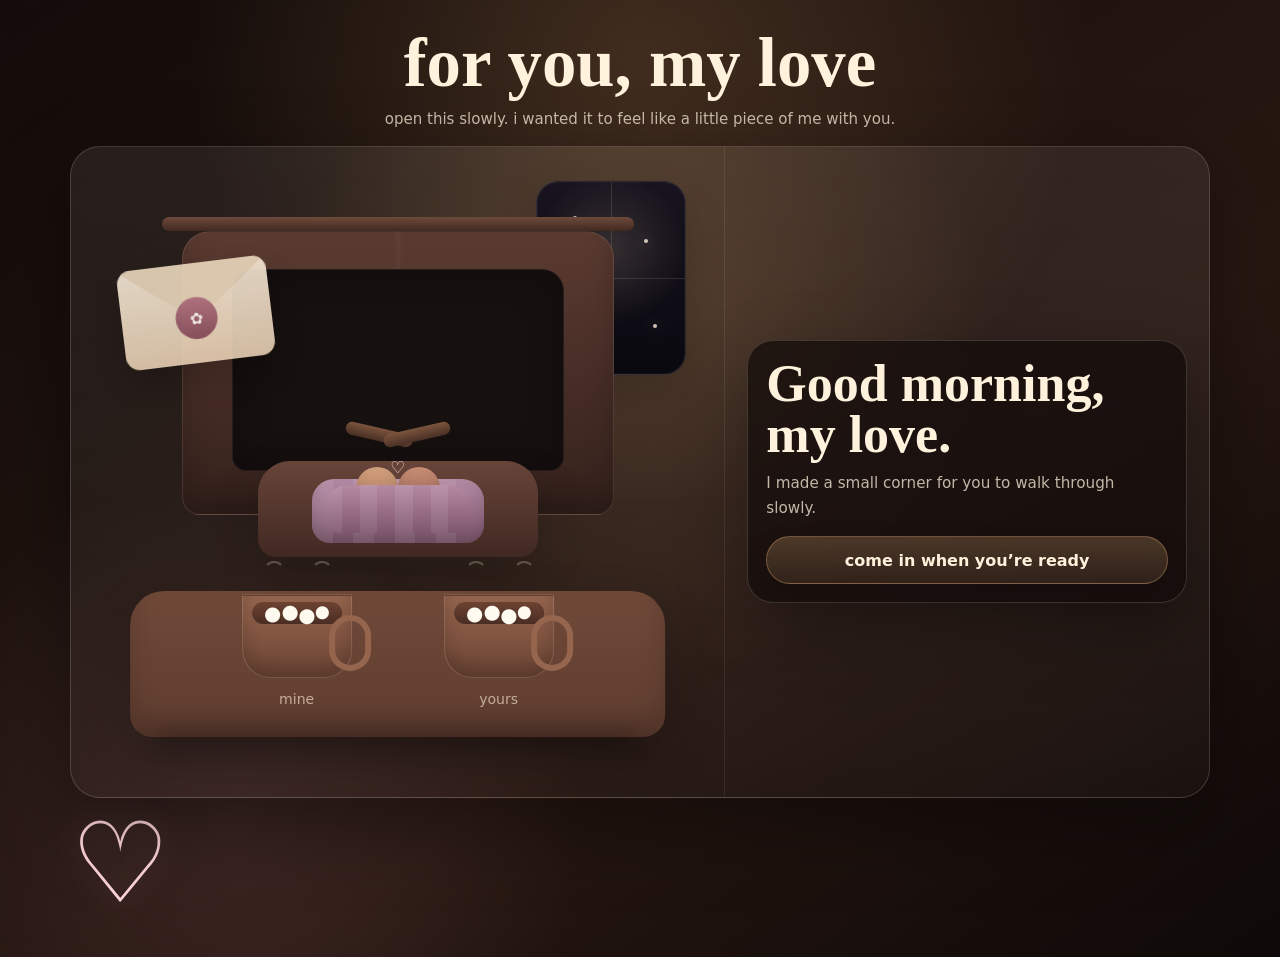
<file: valentines-final-night-hearts.html>
<!doctype html>
<html lang="en">
<head>
  <meta charset="utf-8" />
  <meta name="viewport" content="width=device-width,initial-scale=1,viewport-fit=cover" />
  <meta name="robots" content="noindex,nofollow" />
  <meta name="theme-color" content="#140c0a" />
  <title>A little corner for you</title>

  <style>
    :root {
      --bg: #130c0a;
      --bg2: #271711;
      --cream: #fff2dd;
      --muted: rgba(255, 242, 221, .74);
      --line: rgba(255, 242, 221, .16);
      --card: rgba(20, 13, 11, .76);
      --gold: #ffbf78;
      --ember: #ff8f55;
      --rose: #d995a2;
      --rose2: #8d5264;
      --wood: #704838;
      --blanket: #b48ba5;
      --blanket2: #7e566d;
      --leaf: #b7c196;
      --shadow: rgba(0,0,0,.38);
    }

    * { box-sizing: border-box; -webkit-tap-highlight-color: transparent; }
    html { scroll-behavior: smooth; color-scheme: dark; }

    body {
      margin: 0;
      min-height: 100svh;
      font-family: ui-sans-serif, system-ui, -apple-system, BlinkMacSystemFont, "Segoe UI", sans-serif;
      color: var(--cream);
      background:
        radial-gradient(circle at 50% 6%, rgba(255, 191, 120, .16), transparent 28rem),
        radial-gradient(circle at 18% 86%, rgba(217, 149, 162, .12), transparent 22rem),
        linear-gradient(145deg, var(--bg), var(--bg2) 62%, #0e0908);
      overflow-x: hidden;
    }

    body::before {
      content: "";
      position: fixed;
      inset: 0;
      pointer-events: none;
      background-image:
        linear-gradient(rgba(255,255,255,.024) 1px, transparent 1px),
        linear-gradient(90deg, rgba(255,255,255,.016) 1px, transparent 1px);
      background-size: 42px 42px;
      mask-image: linear-gradient(to bottom, rgba(0,0,0,.55), transparent);
      z-index: -1;
    }

    button { font: inherit; }

    .page {
      width: min(100% - 18px, 860px);
      margin: 0 auto;
      padding: max(14px, env(safe-area-inset-top)) 0 calc(28px + env(safe-area-inset-bottom));
    }

    .top {
      text-align: center;
      padding: 0 6px 14px;
    }

    .eyebrow {
      margin: 0 0 7px;
      text-transform: uppercase;
      letter-spacing: .22em;
      color: rgba(255, 242, 221, .58);
      font-size: .68rem;
      font-weight: 850;
    }

    h1, h2, h3 {
      margin: 0;
      font-family: Georgia, "Times New Roman", serif;
      line-height: .98;
      text-wrap: balance;
    }

    h1 { font-size: clamp(2.2rem, 10vw, 4.3rem); }
    h2 { font-size: clamp(1.95rem, 8vw, 3.25rem); }
    h3 { font-size: clamp(1.7rem, 7vw, 2.4rem); }

    p { line-height: 1.62; }

    .subtitle {
      max-width: 540px;
      margin: 10px auto 0;
      color: var(--muted);
      font-size: .94rem;
    }

    .stage {
      border: 1px solid var(--line);
      border-radius: 30px;
      overflow: hidden;
      background:
        radial-gradient(circle at 50% 28%, rgba(255, 191, 120, .12), transparent 22rem),
        linear-gradient(180deg, rgba(255,255,255,.07), rgba(255,255,255,.025));
      box-shadow: 0 28px 80px var(--shadow);
      isolation: isolate;
    }

    .room {
      position: relative;
      min-height: 570px;
      overflow: hidden;
      border-bottom: 1px solid rgba(255,255,255,.08);
    }

    .window {
      position: absolute;
      top: 22px;
      right: 18px;
      width: 108px;
      height: 142px;
      border-radius: 22px;
      background:
        radial-gradient(circle at 50% 35%, rgba(255, 230, 190, .14), transparent 52%),
        linear-gradient(180deg, #18131e, #09080f);
      border: 1px solid rgba(255,255,255,.12);
      box-shadow: inset 0 0 0 1px rgba(255,255,255,.03), 0 18px 42px rgba(0,0,0,.20);
      overflow: hidden;
    }

    .window::before,
    .window::after {
      content: "";
      position: absolute;
      background: rgba(255, 242, 221, .12);
    }

    .window::before { width: 1px; height: 100%; left: 50%; top: 0; }
    .window::after { height: 1px; width: 100%; left: 0; top: 50%; }

    .star {
      position: absolute;
      width: 4px;
      height: 4px;
      border-radius: 999px;
      background: var(--cream);
      opacity: .8;
      box-shadow: 0 0 14px rgba(255,255,255,.55);
      animation: twinkle 3.5s ease-in-out infinite;
    }

    .star:nth-child(1) { left: 24%; top: 18%; }
    .star:nth-child(2) { left: 72%; top: 30%; animation-delay: .6s; }
    .star:nth-child(3) { left: 34%; top: 68%; animation-delay: 1.2s; }
    .star:nth-child(4) { left: 78%; top: 74%; animation-delay: 1.8s; }

    .fireplace {
      position: absolute;
      left: 50%;
      top: 72px;
      width: min(390px, 94%);
      height: 300px;
      transform: translateX(-50%);
    }

    .mantel {
      position: absolute;
      top: 0;
      left: 14px;
      right: 14px;
      height: 14px;
      border-radius: 999px;
      background: linear-gradient(180deg, #6d4a3b, #422920);
    }

    .brick {
      position: absolute;
      top: 14px;
      left: 34px;
      right: 34px;
      bottom: 42px;
      border-radius: 28px 28px 18px 18px;
      background:
        linear-gradient(90deg, transparent 49%, rgba(255,255,255,.03) 50%, transparent 51%),
        linear-gradient(180deg, #5b3b31, #34211c);
      border: 1px solid rgba(255,255,255,.08);
      box-shadow: inset 0 -20px 28px rgba(0,0,0,.20);
    }

    .firebox {
      position: absolute;
      top: 52px;
      left: 48px;
      right: 48px;
      bottom: 84px;
      border-radius: 22px 22px 14px 14px;
      background: #16100f;
      border: 1px solid rgba(255,255,255,.06);
      overflow: hidden;
      box-shadow: inset 0 0 38px rgba(0,0,0,.25);
      transition: box-shadow .35s ease, background .35s ease;
    }

    .firebox::after {
      content: "";
      position: absolute;
      inset: 0;
      background: radial-gradient(circle at 50% 72%, rgba(255, 191, 120, .12), transparent 66%);
      animation: fireGlow 2.4s ease-in-out infinite;
      pointer-events: none;
      opacity: 0;
      transition: opacity .35s ease;
    }

    .logs {
      position: absolute;
      left: 50%;
      bottom: 18px;
      width: 106px;
      height: 24px;
      transform: translateX(-50%);
      z-index: 2;
    }

    .logs::before,
    .logs::after {
      content: "";
      position: absolute;
      width: 68px;
      height: 13px;
      border-radius: 999px;
      background: linear-gradient(180deg, #7b543c, #493025);
    }

    .logs::before { left: 0; transform: rotate(13deg); }
    .logs::after { right: 0; transform: rotate(-13deg); }

    .flame {
      position: absolute;
      left: 50%;
      bottom: 38px;
      width: 64px;
      height: 116px;
      transform: translateX(-50%) scale(.65);
      border-radius: 55% 55% 55% 55% / 72% 72% 38% 38%;
      background: radial-gradient(circle at 50% 78%, #fff2ce 0 18%, #ffc76d 20% 46%, #ff8b4a 50% 72%, transparent 76%);
      animation: flicker 1.25s ease-in-out infinite;
      opacity: 0;
      will-change: transform, filter;
      z-index: 3;
      transition: opacity .35s ease, transform .35s ease;
    }

    .flame.small {
      left: calc(50% + 31px);
      bottom: 46px;
      width: 44px;
      height: 82px;
      animation-delay: .18s;
    }

    .emberbed {
      position: absolute;
      left: 30px;
      right: 30px;
      bottom: 8px;
      height: 22px;
      background:
        radial-gradient(circle at 25% 50%, rgba(255, 139, 74, .75), transparent 28%),
        radial-gradient(circle at 50% 55%, rgba(255, 207, 120, .65), transparent 24%),
        radial-gradient(circle at 75% 50%, rgba(255, 139, 74, .65), transparent 28%);
      filter: blur(3px);
      animation: emberPulse 2s ease-in-out infinite;
      z-index: 1;
      opacity: 0;
      transition: opacity .35s ease;
    }

    .room.is-lit .firebox {
      background: radial-gradient(circle at 50% 100%, rgba(255, 151, 75, .18), transparent 70%), #1b1110;
      box-shadow: inset 0 0 84px rgba(255, 139, 74, .15), 0 0 70px rgba(255, 139, 74, .10);
    }

    .room.is-lit .firebox::after,
    .room.is-lit .emberbed { opacity: 1; }

    .room.is-lit .flame {
      opacity: 1;
      transform: translateX(-50%) scale(1);
    }

    .sofa {
      position: absolute;
      left: 50%;
      bottom: 0;
      width: 250px;
      height: 86px;
      border-radius: 32px 32px 18px 18px;
      transform: translateX(-50%);
      background: linear-gradient(180deg, #684439, #402922);
      box-shadow: 0 20px 48px rgba(0,0,0,.18);
    }

    .blanket {
      position: absolute;
      left: 50%;
      top: 18px;
      width: 172px;
      height: 64px;
      border-radius: 22px 22px 18px 18px;
      transform: translateX(-50%);
      background:
        linear-gradient(90deg, rgba(255,255,255,.08) 0 12%, transparent 12% 24%, rgba(255,255,255,.08) 24% 36%, transparent 36% 48%, rgba(255,255,255,.08) 48% 60%, transparent 60% 72%, rgba(255,255,255,.08) 72% 84%, transparent 84%),
        linear-gradient(180deg, var(--blanket), var(--blanket2));
      box-shadow: inset 0 -10px 18px rgba(0,0,0,.14);
    }

    .cuddle {
      position: absolute;
      left: 50%;
      bottom: 24px;
      width: 156px;
      height: 66px;
      transform: translateX(-50%);
      z-index: 2;
    }

    .head {
      position: absolute;
      top: 0;
      width: 42px;
      height: 42px;
      border-radius: 999px;
      background: linear-gradient(180deg, #d2a17f, #a97455);
      box-shadow: inset 0 -8px 14px rgba(0,0,0,.10);
    }

    .head.me { left: 36px; }
    .head.her { right: 36px; background: linear-gradient(180deg, #c98f76, #8f5c4d); }

    .cuddle-blanket {
      position: absolute;
      left: 50%;
      bottom: 0;
      width: 148px;
      height: 48px;
      border-radius: 24px 24px 18px 18px;
      transform: translateX(-50%);
      background:
        linear-gradient(90deg, rgba(255,255,255,.08) 0 12%, transparent 12% 24%, rgba(255,255,255,.08) 24% 36%, transparent 36% 48%, rgba(255,255,255,.08) 48% 60%, transparent 60% 72%, rgba(255,255,255,.08) 72% 84%, transparent 84%),
        linear-gradient(180deg, #b68ba2, #7e566d);
    }

    .cuddle-heart {
      position: absolute;
      left: 50%;
      top: -10px;
      transform: translateX(-50%);
      color: #ffd7d7;
      font-size: 1.05rem;
      animation: heartFloat 2.4s ease-in-out infinite;
    }

    .cat {
      position: absolute;
      left: 32px;
      bottom: 30px;
      width: 96px;
      height: 78px;
      filter: drop-shadow(0 12px 22px rgba(0,0,0,.22));
    }

    .cat-body {
      position: absolute;
      left: 12px;
      bottom: 0;
      width: 54px;
      height: 40px;
      border-radius: 22px 22px 20px 18px;
      background: linear-gradient(180deg, #c6a28c, #8f6a59);
    }

    .cat-head {
      position: absolute;
      left: 50px;
      bottom: 22px;
      width: 34px;
      height: 32px;
      border-radius: 50%;
      background: linear-gradient(180deg, #cfad94, #9b7662);
    }

    .cat-head::before,
    .cat-head::after {
      content: "";
      position: absolute;
      top: -8px;
      width: 10px;
      height: 12px;
      background: linear-gradient(180deg, #cfad94, #9b7662);
      clip-path: polygon(50% 0, 100% 100%, 0 100%);
    }

    .cat-head::before { left: 3px; transform: rotate(-16deg); }
    .cat-head::after { right: 3px; transform: rotate(16deg); }

    .cat-tail {
      position: absolute;
      left: 0;
      bottom: 18px;
      width: 46px;
      height: 12px;
      border-radius: 999px;
      background: linear-gradient(180deg, #cfad94, #9b7662);
      transform-origin: 100% 50%;
      animation: tailSwish 2.1s ease-in-out infinite;
    }

    .cat-eye {
      position: absolute;
      top: 13px;
      width: 4px;
      height: 4px;
      border-radius: 999px;
      background: #3c241a;
    }

    .cat-eye.left { left: 10px; }
    .cat-eye.right { right: 10px; }


    .cat {
      position: absolute;
      left: 18px;
      bottom: 118px;
      width: 108px;
      height: 86px;
      filter: drop-shadow(0 12px 22px rgba(0,0,0,.22));
      z-index: 4;
      transform: scale(1.02);
    }

    .cat-body {
      position: absolute;
      left: 12px;
      bottom: 0;
      width: 54px;
      height: 40px;
      border-radius: 22px 22px 20px 18px;
      background: linear-gradient(180deg, #c6a28c, #8f6a59);
    }

    .cat-head {
      position: absolute;
      left: 50px;
      bottom: 22px;
      width: 34px;
      height: 32px;
      border-radius: 50%;
      background: linear-gradient(180deg, #cfad94, #9b7662);
    }

    .cat-head::before,
    .cat-head::after {
      content: "";
      position: absolute;
      top: -8px;
      width: 10px;
      height: 12px;
      background: linear-gradient(180deg, #cfad94, #9b7662);
      clip-path: polygon(50% 0, 100% 100%, 0 100%);
    }

    .cat-head::before { left: 3px; transform: rotate(-16deg); }
    .cat-head::after { right: 3px; transform: rotate(16deg); }

    .cat-tail {
      position: absolute;
      left: 0;
      bottom: 18px;
      width: 46px;
      height: 12px;
      border-radius: 999px;
      background: linear-gradient(180deg, #cfad94, #9b7662);
      transform-origin: 100% 50%;
      animation: tailSwish 2.1s ease-in-out infinite;
    }

    .cat-eye {
      position: absolute;
      top: 13px;
      width: 4px;
      height: 4px;
      border-radius: 999px;
      background: #3c241a;
      animation: catBlink 5s infinite;
      transform-origin: center;
    }

    .cat-eye.left { left: 10px; }
    .cat-eye.right { right: 10px; }

    .gift-tag {
      position: absolute;
      left: 50%;
      bottom: -18px;
      transform: translateX(-50%);
      color: rgba(255,242,221,.88);
      font-size: .76rem;
      letter-spacing: .14em;
      text-transform: lowercase;
      white-space: nowrap;
      text-shadow: 0 0 12px rgba(255, 226, 170, .4);
      animation: giftGlow 2.4s ease-in-out infinite;
    }

    .gift-box::after {
      content: "";
      position: absolute;
      inset: 18px 28px 8px;
      border-radius: 24px;
      background: radial-gradient(circle, rgba(255, 208, 150, .18), transparent 68%);
      filter: blur(10px);
      z-index: 0;
      animation: giftAura 3s ease-in-out infinite;
    }

    .sky-section {
      background:
        radial-gradient(circle at 50% 16%, rgba(255,255,255,.09), transparent 18rem),
        radial-gradient(circle at 78% 18%, rgba(166, 179, 255, .12), transparent 14rem),
        linear-gradient(180deg, #05060f, #0b1022 42%, #171428);
      min-height: 580px;
      position: relative;
      display: none;
      align-items: center;
      justify-items: center;
      overflow: hidden;
    }

    .sky-section::after {
      content: "";
      position: absolute;
      left: 0;
      right: 0;
      bottom: 0;
      height: 160px;
      background: linear-gradient(180deg, transparent, rgba(255, 191, 120, .08) 45%, rgba(255, 191, 120, .12));
      pointer-events: none;
    }

    .sky-copy {
      position: relative;
      z-index: 2;
      text-align: center;
      max-width: 640px;
      padding-top: 26px;
    }

    .sky-cuddle {
      position: relative;
      z-index: 2;
      width: 280px;
      height: 170px;
      margin-top: 28px;
      filter: drop-shadow(0 18px 36px rgba(0,0,0,.25));
    }

    .sky-cuddle::before {
      content: "";
      position: absolute;
      left: 50%;
      bottom: 24px;
      width: 220px;
      height: 84px;
      transform: translateX(-50%);
      border-radius: 999px;
      background: radial-gradient(circle, rgba(255, 223, 180, .16), transparent 68%);
      filter: blur(10px);
    }

    .cat { display: none !important; }


    .cuddle .head {
      transition: left 1.2s ease, right 1.2s ease, top 1.2s ease, transform 1.2s ease, opacity .6s ease;
    }

    .cuddle-blanket {
      transition: width 1.4s ease, height 1.4s ease, transform 1.4s ease, bottom 1.4s ease, border-radius 1.4s ease;
    }

    .room.is-cuddled .head.me {
      left: 44px;
      top: 3px;
      transform: rotate(-4deg);
    }

    .room.is-cuddled .head.her {
      right: 44px;
      top: 3px;
      transform: rotate(4deg);
    }

    .room.is-cuddled .cuddle-blanket {
      width: 164px;
      height: 58px;
      bottom: -2px;
      border-radius: 28px 28px 22px 22px;
      transform: translateX(-50%) translateY(-2px);
      box-shadow: 0 10px 24px rgba(0,0,0,.18);
    }

    .room.is-cuddled .cuddle-heart {
      animation-duration: 3.4s;
    }

    .table {
      position: absolute;
      left: 50%;
      top: 390px;
      width: min(340px, 86%);
      height: 112px;
      transform: translateX(-50%);
      border-radius: 34px 34px 22px 22px;
      background: linear-gradient(180deg, #704938, #5f3d30);
      box-shadow: inset 0 -16px 26px rgba(0,0,0,.16), 0 24px 54px rgba(0,0,0,.20);
    }

    .table::after {
      content: "";
      position: absolute;
      left: 25px;
      right: 25px;
      bottom: -12px;
      height: 18px;
      border-radius: 999px;
      background: rgba(0,0,0,.24);
      filter: blur(10px);
    }

    .mugs {
      position: absolute;
      inset: 0;
      display: flex;
      align-items: center;
      justify-content: center;
      gap: 52px;
      transform: translateY(-20px);
    }

    .mug {
      position: relative;
      width: 78px;
      height: 64px;
      border-radius: 0 0 20px 20px;
      background: linear-gradient(180deg, #96654e, #6c4534);
      border: 1px solid rgba(255,255,255,.10);
      box-shadow: inset 0 -10px 18px rgba(0,0,0,.18);
      transform-origin: 50% 90%;
    }

    .mug::before {
      content: "";
      position: absolute;
      top: 7px;
      left: 7px;
      right: 7px;
      height: 17px;
      border-radius: 999px;
      background: linear-gradient(180deg, #6c4332, #4a2d23);
    }

    .mug::after {
      content: "";
      position: absolute;
      top: 16px;
      right: -15px;
      width: 22px;
      height: 30px;
      border-radius: 999px;
      border: 5px solid #96654e;
    }

    .mug-label {
      position: absolute;
      top: 74px;
      left: 50%;
      transform: translateX(-50%);
      color: rgba(255, 242, 221, .62);
      font-size: .78rem;
      white-space: nowrap;
    }

    .mallows {
      position: absolute;
      top: 9px;
      left: 50%;
      width: 52px;
      height: 16px;
      transform: translateX(-50%);
      background:
        radial-gradient(circle at 15% 50%, #fffaf0 0 7px, transparent 8px),
        radial-gradient(circle at 40% 42%, #fffaf0 0 7px, transparent 8px),
        radial-gradient(circle at 64% 58%, #fffaf0 0 7px, transparent 8px),
        radial-gradient(circle at 86% 40%, #fffaf0 0 6px, transparent 7px);
      z-index: 2;
    }

    .steam {
      position: absolute;
      top: -34px;
      width: 22px;
      height: 46px;
      border-radius: 999px;
      border: 2px solid rgba(255, 242, 221, .24);
      border-color: rgba(255, 242, 221, .24) transparent transparent transparent;
      animation: steam 3.6s ease-in-out infinite;
    }

    .steam.one { left: 20px; }
    .steam.two { right: 18px; animation-delay: .9s; }

    .room.is-cheering .mug:first-child { animation: cheersLeft 1.6s ease-in-out 2; }
    .room.is-cheering .mug:last-child { animation: cheersRight 1.6s ease-in-out 2; }

    .letter-prop {
      position: absolute;
      left: 18px;
      top: 96px;
      width: 104px;
      height: 72px;
      transform: rotate(-7deg);
      border-radius: 14px;
      background: linear-gradient(180deg, #f7ead8, #e6ceb2);
      box-shadow: 0 16px 34px rgba(0,0,0,.22);
      opacity: .9;
    }

    .letter-prop::before {
      content: "";
      position: absolute;
      inset: 0;
      clip-path: polygon(0 0, 100% 0, 50% 58%);
      background: #ead7bd;
      border-radius: 14px 14px 0 0;
    }

    .lily-seal-small {
      position: absolute;
      left: 50%;
      top: 23px;
      width: 31px;
      height: 31px;
      border-radius: 999px;
      transform: translateX(-50%);
      background: linear-gradient(180deg, #b87986, #8e5360);
      display: grid;
      place-items: center;
      font-size: 1rem;
      color: #fff9f1;
      z-index: 2;
    }

    .step-area { padding: 14px; }

    .panel {
      border: 1px solid var(--line);
      border-radius: 26px;
      padding: 18px;
      background: var(--card);
      backdrop-filter: blur(18px);
      box-shadow: 0 24px 70px rgba(0,0,0,.30);
    }

    .panel.is-hidden { display: none; }

    .panel p {
      color: var(--muted);
      font-size: .95rem;
      margin: 10px 0 0;
    }


    /* remove stray kiss-corner decorations everywhere */
    .button::before,
    .button::after,
    .panel::before,
    .panel::after,
    .flower-section::before,
    .flower-section::after,
    .letter-section::before,
    .letter-section::after,
    .movie-section::before,
    .movie-section::after {
      content: none !important;
      display: none !important;
    }

    #receiveKissBtn {
      padding-left: 17px !important;
    }

    #receiveKissBtn::before,
    #receiveKissBtn::after {
      content: none !important;
      display: none !important;
    }


    /* absolutely no stray kiss/lip corner marks */
    *::before,
    *::after {
      background-repeat: no-repeat;
    }

    .button::before,
    .button::after,
    .panel::before,
    .panel::after,
    .flower-section::before,
    .flower-section::after,
    .letter-section::before,
    .letter-section::after,
    .movie-section::before,
    .movie-section::after {
      content: none !important;
      display: none !important;
    }

    .button {
      appearance: none;
      border: 1px solid rgba(255, 194, 135, .30);
      border-radius: 999px;
      background: linear-gradient(180deg, rgba(255, 194, 135, .22), rgba(255, 194, 135, .10));
      color: var(--cream);
      min-height: 48px;
      padding: 13px 17px;
      font-weight: 740;
      cursor: pointer;
      transition: transform .2s ease, border-color .2s ease, opacity .2s ease;
      box-shadow: 0 14px 30px rgba(0,0,0,.16);
      touch-action: manipulation;
    }

    .button:hover:not(:disabled),
    .button:focus-visible {
      transform: translateY(-2px);
      border-color: rgba(255, 194, 135, .52);
    }

    .button.full { width: 100%; margin-top: 16px; }
    .button.alt { background: rgba(255,255,255,.05); border-color: rgba(255,255,255,.12); }

    /* make absolutely sure the kiss decoration only appears on the receive-kiss button */
    .button::before,
    .button::after {
      content: none !important;
      display: none !important;
    }
.cozy-letter {
      background: linear-gradient(180deg, #f8ead8, #e8cfb4);
      box-shadow: 0 22px 44px rgba(0,0,0,.22), 0 0 0 1px rgba(255,255,255,.04) inset;
    }

    .cozy-letter .paper {
      background:
        linear-gradient(180deg, rgba(255,255,255,.15), rgba(255,255,255,0)),
        repeating-linear-gradient(180deg, transparent 0 22px, rgba(120,93,77,.07) 22px 23px),
        linear-gradient(180deg, #fffaf1, #f7ebda);
    }

    .cozy-letter .wax {
      background: linear-gradient(180deg, #c98695, #945a68);
    }

    .seal-flower {
      font-size: 1.35rem;
      line-height: 1;
      filter: drop-shadow(0 1px 0 rgba(255,255,255,.22));
    }

    .envelope-label {
      position: absolute;
      left: 50%;
      bottom: 16px;
      transform: translateX(-50%);
      font-family: Georgia, "Times New Roman", serif;
      color: rgba(88,62,55,.9);
      font-size: 1.18rem;
      text-transform: lowercase;
      z-index: 5;
      letter-spacing: .02em;
    }

    .letter {
      position: relative;
      margin-top: 46px;
      text-align: left;
      border: 1px solid rgba(255,255,255,.11);
      border-radius: 22px;
      padding: 20px;
      background:
        linear-gradient(180deg, rgba(255,255,255,.14), rgba(255,255,255,.04)),
        repeating-linear-gradient(180deg, transparent 0 24px, rgba(255,255,255,.055) 24px 25px),
        rgba(255, 242, 221, .07);
      color: var(--muted);
      line-height: 1.62;
      overflow: hidden;
    }

    .letter::before {
      content: "♡";
      position: absolute;
      right: 18px;
      top: 12px;
      color: rgba(255,242,221,.42);
      font-size: 1.15rem;
      transform: rotate(5deg);
      font-family: Georgia, "Times New Roman", serif;
    }



    .game-area {
      position: relative;
      height: 206px;
      border-radius: 22px;
      overflow: hidden;
      border: 1px solid rgba(255,255,255,.10);
      background:
        radial-gradient(circle at 50% 0, rgba(255, 242, 221, .08), transparent 65%),
        linear-gradient(180deg, #1e1514, #120d0d);
      margin-top: 14px;
      user-select: none;
    }

    .lane-guide {
      position: absolute;
      inset: 0;
      display: grid;
      grid-template-columns: repeat(3, 1fr);
      pointer-events: none;
    }

    .lane-guide span {
      border-right: 1px dashed rgba(255,255,255,.08);
    }

    .lane-guide span:last-child { border-right: 0; }

    .lane-hint {
      position: absolute;
      left: 50%;
      top: 12px;
      transform: translateX(-50%);
      color: rgba(255,242,221,.44);
      font-size: .72rem;
      letter-spacing: .12em;
      text-transform: lowercase;
      white-space: nowrap;
      pointer-events: none;
      z-index: 2;
    }

    .game-cup {
      position: absolute;
      bottom: 16px;
      left: 0;
      width: 82px;
      height: 46px;
      border-radius: 0 0 18px 18px;
      background: linear-gradient(180deg, #95654e, #704937);
      border: 1px solid rgba(255,255,255,.10);
      will-change: transform;
      transition: transform .18s ease-out;
      z-index: 3;
    }

    .game-cup::before {
      content: "";
      position: absolute;
      top: -4px;
      left: 4px;
      right: 4px;
      height: 8px;
      border-radius: 999px;
      background: #fff8ed;
    }

    .game-cup::after {
      content: "";
      position: absolute;
      top: 8px;
      right: -14px;
      width: 20px;
      height: 24px;
      border-radius: 999px;
      border: 4px solid #95654e;
    }

    .falling-mallow {
      position: absolute;
      width: 22px;
      height: 22px;
      border-radius: 7px;
      background: linear-gradient(180deg, #fffdf7, #f4eadc);
      box-shadow: inset 0 -2px 4px rgba(0,0,0,.06);
      pointer-events: none;
      z-index: 2;
      will-change: transform;
    }

    .controls {
      display: grid;
      grid-template-columns: 58px 1fr 58px;
      gap: 10px;
      margin-top: 12px;
    }

    .score-row {
      display: flex;
      justify-content: space-between;
      gap: 12px;
      margin-top: 12px;
      color: var(--muted);
      font-size: .92rem;
      flex-wrap: wrap;
    }

    .score-row strong { color: var(--cream); }

    .below {
      padding: 24px 0 0;
      display: grid;
      gap: 22px;
    }

    .flower-section,
    .letter-section,
    .movie-section,
    .sky-section {
      border: 1px solid var(--line);
      border-radius: 30px;
      padding: 24px;
      background:
        linear-gradient(180deg, rgba(255,255,255,.07), rgba(255,255,255,.025)),
        rgba(20, 13, 11, .55);
      box-shadow: 0 24px 70px rgba(0,0,0,.30);
      text-align: center;
      overflow: hidden;
    }

    .flower-section p,
    .letter-section p,
    .movie-section p,
    .sky-section p {
      color: var(--muted);
      margin: 12px auto 0;
      max-width: 560px;
    }


    .carta-card,
    .carta-paper,
    .carta-flap,
    .carta-seal,
    .carta-title,
    .carta-sub,
    .carta-lily,
    .sketchbook,
    .sketchbook-page,
    .sketchbook-lily,
    .sketchbook-title,
    .sketchbook-sub,
    .sketchbook-stamp {
      display: none !important;
    }

    .gift-scene {
      position: relative;
      display: grid;
      place-items: center;
      min-height: 490px;
      margin-top: 10px;
    }

    .gift-box {
      position: relative;
      width: min(240px, 72vw);
      height: 196px;
      border: 0;
      background: transparent;
      cursor: pointer;
      transition: transform .25s ease;
      z-index: 6;
      touch-action: manipulation;
    }

    .gift-box:hover,
    .gift-box:focus-visible {
      transform: translateY(-4px);
    }

    .gift-body,
    .gift-lid {
      position: absolute;
      left: 50%;
      transform: translateX(-50%);
      background:
        linear-gradient(90deg, transparent 45%, rgba(255,255,255,.16) 45% 55%, transparent 55%),
        linear-gradient(180deg, #d99ba8, #985c70);
      box-shadow: 0 20px 42px rgba(0,0,0,.24);
    }

    .gift-body {
      bottom: 18px;
      width: 196px;
      height: 120px;
      border-radius: 18px 18px 24px 24px;
    }

    .gift-lid {
      top: 28px;
      width: 220px;
      height: 52px;
      border-radius: 18px;
      z-index: 3;
      transform-origin: 50% 100%;
      transition: transform 1s cubic-bezier(.2,.9,.2,1.15), opacity .55s ease;
    }

    .gift-ribbon.vertical,
    .gift-ribbon.horizontal {
      position: absolute;
      left: 50%;
      background: rgba(255,242,221,.62);
      z-index: 5;
      border-radius: 999px;
      pointer-events: none;
    }

    .gift-ribbon.vertical {
      bottom: 18px;
      width: 28px;
      height: 120px;
      transform: translateX(-50%);
    }

    .gift-ribbon.horizontal {
      bottom: 76px;
      width: 196px;
      height: 24px;
      transform: translateX(-50%);
    }

    .gift-tag {
      position: absolute;
      left: 50%;
      bottom: -18px;
      transform: translateX(-50%);
      color: rgba(255,242,221,.72);
      font-size: .76rem;
      letter-spacing: .14em;
      text-transform: lowercase;
      white-space: nowrap;
    }

    .bouquet-stage {
      position: absolute;
      inset: 0;
      display: grid;
      place-items: center;
      opacity: 0;
      transform: translateY(30px) scale(.72);
      transition: opacity .7s ease .35s, transform 1.15s cubic-bezier(.2,.9,.2,1.12) .35s;
      pointer-events: none;
    }

    .bouquet-stage::before {
      content: "";
      position: absolute;
      width: min(330px, 86vw);
      height: min(330px, 86vw);
      border-radius: 999px;
      background: radial-gradient(circle, rgba(255, 242, 221, .20), rgba(217, 149, 162, .10) 44%, transparent 70%);
      filter: blur(14px);
      animation: lilyAura 3s ease-in-out infinite;
    }

    .bouquet {
      position: relative;
      width: min(330px, 88vw);
      height: min(330px, 88vw);
      overflow: visible;
      filter: drop-shadow(0 22px 44px rgba(0,0,0,.30));
    }

    .bouquet .stem {
      fill: none;
      stroke: var(--leaf);
      stroke-width: 6;
      stroke-linecap: round;
      stroke-dasharray: 120;
      stroke-dashoffset: 120;
    }

    .bouquet .leaf {
      fill: rgba(183,193,150,.24);
      stroke: var(--leaf);
      stroke-width: 3;
      opacity: 0;
      transform-box: fill-box;
      transform-origin: center;
      transform: scale(.4);
    }

    .bouquet .petal {
      fill: #fff8ed;
      stroke: rgba(255,255,255,.62);
      stroke-width: 2;
      transform-box: fill-box;
      transform-origin: center bottom;
      transform: scale(.05) translateY(42px);
      opacity: 0;
    }

    .bouquet .petal.blush { fill: #f6dfdc; }
    .bouquet .petal.gold { fill: #ffe3bc; }
    .bouquet .center { fill: #ffe7a8; opacity: 0; }

    .heart-ribbon {
      fill: none;
      stroke: #f0a4b4;
      stroke-width: 8;
      stroke-linecap: round;
      stroke-linejoin: round;
      stroke-dasharray: 260;
      stroke-dashoffset: 260;
      filter: drop-shadow(0 4px 10px rgba(0,0,0,.18));
    }

    .firefly,
    .aroma {
      position: absolute;
      opacity: 0;
      pointer-events: none;
    }

    .firefly {
      width: 8px;
      height: 8px;
      border-radius: 999px;
      background: rgba(255, 230, 160, .95);
      box-shadow: 0 0 16px rgba(255, 230, 160, .75);
    }

    .firefly.one { left: 16%; top: 22%; }
    .firefly.two { right: 18%; top: 18%; animation-delay: .7s; }
    .firefly.three { left: 22%; bottom: 28%; animation-delay: 1.2s; }
    .firefly.four { right: 20%; bottom: 30%; animation-delay: .3s; }
    .firefly.five { left: 48%; top: 10%; animation-delay: 1.7s; }

    .aroma {
      width: 54px;
      height: 84px;
      border-radius: 999px;
      border: 2px solid rgba(255,242,221,.18);
      border-color: rgba(255,242,221,.20) transparent transparent transparent;
      filter: blur(.3px);
    }

    .aroma.one { left: 28%; top: 12%; }
    .aroma.two { right: 28%; top: 18%; animation-delay: .9s; }

    .gift-quote {
      opacity: 0;
      transform: translateY(14px);
      transition: opacity .7s ease 2.05s, transform .7s ease 2.05s;
      margin-top: 22px !important;
      border: 1px solid rgba(255,255,255,.11);
      border-radius: 22px;
      padding: 18px;
      background: rgba(16, 10, 9, .78);
      font-family: Georgia, "Times New Roman", serif;
      font-size: clamp(1.16rem, 5vw, 1.6rem);
      line-height: 1.4;
      color: var(--cream) !important;
      max-width: 590px;
      position: relative;
      z-index: 8;
      text-shadow: 0 1px 0 rgba(0,0,0,.15);
    }

    .gift-scene.is-open .gift-lid {
      transform: translateX(-50%) translateY(-102px) rotate(-14deg);
      opacity: .92;
    }

    .gift-scene.is-open .gift-body,
    .gift-scene.is-open .gift-ribbon,
    .gift-scene.is-open .gift-tag {
      opacity: 0;
      transition: opacity .35s ease .22s;
    }

    .gift-scene.is-open .gift-box { opacity: 0; pointer-events: none; transition: opacity .45s ease .18s; }
    .gift-scene.is-open .gift-tag { opacity: 0 !important; visibility: hidden; }
    .gift-scene.is-open .gift-lid,
    .gift-scene.is-open .gift-body,
    .gift-scene.is-open .gift-ribbon { pointer-events: none; }
    .gift-scene.is-open .bouquet-stage {
      opacity: 1;
      transform: translateY(-20px) scale(1);
    }

    .gift-scene.is-open .bouquet .stem { animation: drawStem .7s ease forwards .32s; }
    .gift-scene.is-open .bouquet .leaf { animation: leafBloom .55s ease forwards .72s; }
    .gift-scene.is-open .bouquet .petal { animation: petalBloom .72s cubic-bezier(.2,.9,.2,1.25) forwards .82s; }
    .gift-scene.is-open .bouquet .f2 .petal { animation-delay: .96s; }
    .gift-scene.is-open .bouquet .f3 .petal { animation-delay: 1.06s; }
    .gift-scene.is-open .bouquet .f4 .petal { animation-delay: 1.16s; }
    .gift-scene.is-open .bouquet .f5 .petal { animation-delay: 1.26s; }
    .gift-scene.is-open .bouquet .center { animation: centerPop .45s ease forwards 1.35s; }
    .gift-scene.is-open .heart-ribbon { animation: ribbonDraw .85s ease forwards 1.15s; }
    .gift-scene.is-open .firefly { animation: firefly 3.4s ease-in-out infinite 1.45s; }
    .gift-scene.is-open .aroma { animation: aroma 4.2s ease-in-out infinite 1.45s; }
    .gift-scene.is-open .gift-quote { opacity: 1; transform: translateY(0); }

    .envelope {
      position: relative;
      width: min(280px, 100%);
      height: 172px;
      margin: 20px auto 8px;
      border: 0;
      padding: 0;
      border-radius: 24px;
      background: linear-gradient(180deg, #f7ead8, #e6ceb2);
      box-shadow: 0 20px 45px rgba(0,0,0,.22);
      cursor: pointer;
      transition: transform .2s ease;
      display: block;
      touch-action: manipulation;
    }

    .envelope:hover,
    .envelope:focus-visible { transform: translateY(-3px); }

    .envelope-flap {
      position: absolute;
      inset: 0;
      clip-path: polygon(0 0, 100% 0, 50% 58%);
      border-radius: 24px 24px 0 0;
      background: #ead7bd;
      transform-origin: top center;
      transition: transform .8s ease;
      z-index: 3;
    }

    .paper {
      position: absolute;
      left: 18px;
      right: 18px;
      top: 28px;
      bottom: 18px;
      border-radius: 14px;
      background: linear-gradient(180deg, #fffaf1, #f6ebda);
      transform: translateY(16px);
      transition: transform .8s ease;
      z-index: 1;
    }

    .wax {
      position: absolute;
      left: 50%;
      top: 54px;
      width: 64px;
      height: 64px;
      transform: translateX(-50%);
      border-radius: 999px;
      background: linear-gradient(180deg, #b87986, #8e5360);
      display: grid;
      place-items: center;
      z-index: 4;
      box-shadow: 0 12px 22px rgba(0,0,0,.18);
      animation: pulse 3s ease-in-out infinite;
      transition: transform .6s ease, opacity .6s ease;
    }

    .tiny-lily { width: 44px; height: 44px; overflow: visible; }
    .tiny-lily path {
      fill: #fff8ee;
      stroke: rgba(255,255,255,.68);
      stroke-width: 2.2;
      stroke-linejoin: round;
    }

    .tiny-lily .stem {
      fill: none;
      stroke: #fff8ee;
      stroke-width: 4;
      stroke-linecap: round;
    }

    .letter-section.is-open .envelope-flap { transform: rotateX(180deg); }
    .letter-section.is-open .paper { transform: translateY(-36px); }
    .letter-section.is-open .wax {
      animation: none;
      opacity: .82;
      transform: translateX(-50%) scale(.88);
    }

    .letter {
      margin-top: 46px;
      text-align: left;
      border: 1px solid rgba(255,255,255,.11);
      border-radius: 22px;
      padding: 20px;
      background: rgba(255, 242, 221, .08);
      color: var(--muted);
      line-height: 1.62;
    }

    .letter h3 { color: var(--cream); margin-bottom: 12px; }
    .signature {
      font-family: Georgia, "Times New Roman", serif;
      color: var(--cream) !important;
      font-size: 1.22rem !important;
      margin-top: 18px !important;
    }

    .movie-options {
      display: grid;
      gap: 12px;
      grid-template-columns: 1fr;
      margin-top: 20px;
    }

    .yay {
      display: none;
      margin-top: 20px;
      border: 1px solid rgba(255,255,255,.12);
      border-radius: 24px;
      padding: 20px;
      background:
        radial-gradient(circle at 50% 0%, rgba(255, 191, 120, .20), transparent 70%),
        rgba(255,255,255,.06);
    }

    .yay.is-visible {
      display: block;
      animation: yayPop .45s ease both;
    }

    .yay strong {
      display: block;
      font-family: Georgia, "Times New Roman", serif;
      font-size: clamp(2rem, 10vw, 3.5rem);
      color: var(--cream);
      text-shadow: 0 0 24px rgba(255, 191, 120, .22);
    }

    .blush {
      display: inline-grid;
      place-items: center;
      margin-top: 12px;
      width: 74px;
      height: 74px;
      border-radius: 999px;
      background: #ffd79b;
      color: #5b352b;
      font-size: 2.1rem;
      box-shadow: 0 16px 36px rgba(0,0,0,.22);
      animation: blushBounce 1.6s ease-in-out infinite;
    }

    .sky-section {
      background:
        radial-gradient(circle at 50% 18%, rgba(255,255,255,.08), transparent 20rem),
        linear-gradient(180deg, #080814, #111225 42%, #181325);
      min-height: 540px;
      position: relative;
      display: none;
      align-items: center;
      justify-items: center;
      overflow: hidden;
    }

    .sky-section.is-visible {
      display: grid;
      animation: yayPop .5s ease both;
    }

    .sky-stars {
      position: absolute;
      inset: 0;
      pointer-events: none;
    }

    .sky-stars span {
      position: absolute;
      width: 4px;
      height: 4px;
      border-radius: 999px;
      background: #fff6de;
      box-shadow: 0 0 12px rgba(255,255,255,.5);
      animation: twinkle 3.5s ease-in-out infinite;
    }

    .sky-stars span:nth-child(1) { left: 12%; top: 18%; }
    .sky-stars span:nth-child(2) { left: 22%; top: 30%; animation-delay: .8s; }
    .sky-stars span:nth-child(3) { left: 76%; top: 22%; animation-delay: 1.4s; }
    .sky-stars span:nth-child(4) { left: 68%; top: 14%; animation-delay: .3s; }
    .sky-stars span:nth-child(5) { left: 48%; top: 20%; animation-delay: 1.7s; }
    .sky-stars span:nth-child(6) { left: 84%; top: 36%; animation-delay: 1.1s; }
    .sky-stars span:nth-child(7) { left: 18%; top: 44%; animation-delay: .5s; }
    .sky-stars span:nth-child(8) { left: 58%; top: 34%; animation-delay: 1.9s; }

    .shooting-star {
      position: absolute;
      top: 90px;
      left: -40px;
      width: 140px;
      height: 2px;
      background: linear-gradient(90deg, rgba(255,255,255,0), rgba(255,240,200,.95), rgba(255,255,255,0));
      transform: rotate(-22deg);
      filter: drop-shadow(0 0 10px rgba(255,240,200,.65));
      animation: shootingStar 5.5s ease-in-out infinite;
    }

    .sky-copy {
      position: relative;
      z-index: 2;
      text-align: center;
      max-width: 640px;
      padding-top: 18px;
    }

    .sky-copy h2 {
      font-size: clamp(2.4rem, 11vw, 4.6rem);
      color: #fff7e5;
      text-shadow: 0 0 24px rgba(255,255,255,.12);
    }

    .sky-copy p {
      color: rgba(255,255,255,.78);
      max-width: 480px;
    }

    .sky-cuddle {
      position: relative;
      z-index: 2;
      width: 280px;
      height: 170px;
      margin-top: 28px;
    }

    .sky-blanket {
      position: absolute;
      left: 50%;
      bottom: 0;
      width: 210px;
      height: 70px;
      border-radius: 30px 30px 18px 18px;
      transform: translateX(-50%);
      background:
        linear-gradient(90deg, rgba(255,255,255,.09) 0 12%, transparent 12% 24%, rgba(255,255,255,.09) 24% 36%, transparent 36% 48%, rgba(255,255,255,.09) 48% 60%, transparent 60% 72%, rgba(255,255,255,.09) 72% 84%, transparent 84%),
        linear-gradient(180deg, #b68ba2, #7e566d);
      box-shadow: 0 18px 38px rgba(0,0,0,.24);
    }

    .sky-head {
      position: absolute;
      top: 48px;
      width: 48px;
      height: 48px;
      border-radius: 999px;
      background: linear-gradient(180deg, #d6b39a, #9f775f);
      box-shadow: 0 12px 24px rgba(0,0,0,.18);
    }

    .sky-head.one { left: 86px; }
    .sky-head.two { right: 86px; background: linear-gradient(180deg, #c89a85, #8d6250); }

    .sky-cup {
      position: absolute;
      top: 98px;
      width: 34px;
      height: 22px;
      border-radius: 0 0 12px 12px;
      background: linear-gradient(180deg, #95654e, #704937);
      border: 1px solid rgba(255,255,255,.10);
    }

    .sky-cup::after {
      content: "";
      position: absolute;
      top: 5px;
      right: -8px;
      width: 10px;
      height: 12px;
      border-radius: 999px;
      border: 2px solid #95654e;
    }

    .sky-cup.one { left: 102px; }
    .sky-cup.two { right: 102px; }



    .quiet-continue {
      margin-top: 22px !important;
      background: rgba(255,255,255,.055);
      border-color: rgba(255,255,255,.16);
      font-weight: 720;
    }

    .section-note {
      color: rgba(255,242,221,.58) !important;
      font-size: .88rem !important;
      margin-top: 14px !important;
    }


    .locked-section {
      display: none !important;
    }

    .unlocking {
      animation: sectionReveal 1.05s ease both;
    }

    .focus-note {
      margin-top: 10px !important;
      color: rgba(255,242,221,.56) !important;
      font-size: .82rem !important;
    }

    @keyframes sectionReveal {
      from { opacity: 0; transform: translateY(26px); }
      to { opacity: 1; transform: translateY(0); }
    }


    .moon-btn {
      position: absolute;
      top: 62px;
      right: 54px;
      width: 92px;
      height: 92px;
      border: 0;
      border-radius: 999px;
      background: radial-gradient(circle, rgba(255,255,255,.88) 0 22%, rgba(230,235,255,.34) 38%, rgba(255,255,255,0) 72%);
      filter: blur(.2px);
      box-shadow: 0 0 60px rgba(220,225,255,.14);
      opacity: .94;
      cursor: pointer;
      z-index: 3;
      transition: transform .28s ease, box-shadow .28s ease, opacity .28s ease;
      overflow: hidden;
    }

    .moon-btn::before,
    .moon-btn::after {
      content: "";
      position: absolute;
      border-radius: 999px;
      background: rgba(182, 190, 218, .24);
    }

    .moon-btn::before {
      width: 16px;
      height: 16px;
      left: 24px;
      top: 26px;
    }

    .moon-btn::after {
      width: 10px;
      height: 10px;
      right: 24px;
      bottom: 26px;
    }

    .moon-btn:hover,
    .moon-btn:focus-visible {
      transform: scale(1.06);
      box-shadow: 0 0 72px rgba(220,225,255,.2);
      opacity: 1;
    }

    .moon-btn span {
      position: absolute;
      inset: auto 0 10px 0;
      text-align: center;
      font-size: .56rem;
      letter-spacing: .12em;
      text-transform: uppercase;
      color: rgba(23, 20, 40, .48);
      font-weight: 800;
      opacity: 0;
      transition: opacity .25s ease;
      pointer-events: none;
    }

    .moon-btn:hover span,
    .moon-btn:focus-visible span {
      opacity: .82;
    }

    .moon-section {
      background:
        radial-gradient(circle at 50% 18%, rgba(255,255,255,.08), transparent 18rem),
        linear-gradient(180deg, #171826, #1b1d2f 45%, #101117);
      min-height: 560px;
      position: relative;
      overflow: hidden;
      display: none;
      align-items: center;
      justify-items: center;
      padding: 28px 20px 34px;
    }

    .moon-section.is-visible {
      display: grid;
      animation: sectionReveal .8s ease both;
    }

    .moon-stars {
      position: absolute;
      inset: 0;
      pointer-events: none;
    }

    .moon-stars span {
      position: absolute;
      width: 4px;
      height: 4px;
      border-radius: 999px;
      background: #fff7e6;
      box-shadow: 0 0 10px rgba(255,255,255,.44);
      animation: twinkle 4s ease-in-out infinite;
    }

    .moon-stars span:nth-child(1) { left: 10%; top: 14%; }
    .moon-stars span:nth-child(2) { left: 22%; top: 24%; animation-delay: .9s; }
    .moon-stars span:nth-child(3) { left: 74%; top: 18%; animation-delay: 1.4s; }
    .moon-stars span:nth-child(4) { left: 84%; top: 28%; animation-delay: .3s; }
    .moon-stars span:nth-child(5) { left: 42%; top: 12%; animation-delay: 1.7s; }
    .moon-stars span:nth-child(6) { left: 58%; top: 30%; animation-delay: .6s; }

    .moon-copy {
      position: relative;
      z-index: 2;
      text-align: center;
      max-width: 620px;
    }

    .moon-copy h2 {
      font-size: clamp(2.25rem, 10vw, 4.4rem);
      color: #fff8ea;
      text-shadow: 0 0 24px rgba(255,255,255,.12);
    }

    .moon-copy p {
      color: rgba(255,255,255,.78);
      max-width: 460px;
      margin-left: auto;
      margin-right: auto;
    }

    .moon-heart {
      position: relative;
      width: 78px;
      height: 70px;
      margin: 18px auto 14px;
      transform: rotate(-45deg);
      background: linear-gradient(180deg, #f3a8b5, #cf7888);
      box-shadow: 0 12px 26px rgba(0,0,0,.18);
      animation: pulse 3s ease-in-out infinite;
    }

    .moon-heart::before,
    .moon-heart::after {
      content: "";
      position: absolute;
      width: 78px;
      height: 70px;
      border-radius: 999px;
      background: linear-gradient(180deg, #f3a8b5, #cf7888);
    }

    .moon-heart::before {
      top: -38px;
      left: 0;
    }

    .moon-heart::after {
      left: 38px;
      top: 0;
    }

    .moon-ground {
      position: relative;
      z-index: 2;
      width: min(520px, 100%);
      height: 250px;
      margin-top: 18px;
    }

    .moon-ground::before {
      content: "";
      position: absolute;
      left: 50%;
      bottom: -20px;
      width: 120%;
      height: 150px;
      border-radius: 50%;
      transform: translateX(-50%);
      background:
        radial-gradient(circle at 24% 44%, rgba(146, 153, 172, .22) 0 12px, transparent 13px),
        radial-gradient(circle at 68% 38%, rgba(146, 153, 172, .2) 0 10px, transparent 11px),
        radial-gradient(circle at 82% 62%, rgba(146, 153, 172, .16) 0 14px, transparent 15px),
        linear-gradient(180deg, #b8bcc9, #8b92a7 58%, #6c7388);
      box-shadow: inset 0 14px 24px rgba(255,255,255,.12), 0 -18px 70px rgba(255,255,255,.05);
    }

    .kitty-pair {
      position: absolute;
      left: 50%;
      bottom: 54px;
      width: 240px;
      height: 140px;
      transform: translateX(-50%);
      z-index: 3;
      filter: drop-shadow(0 18px 30px rgba(0,0,0,.24));
    }

    .kitty {
      position: absolute;
      bottom: 0;
      width: 96px;
      height: 108px;
    }

    .kitty.one { left: 28px; }
    .kitty.two { right: 28px; transform: scaleX(-1); }

    .kitty-body {
      position: absolute;
      left: 50%;
      bottom: 0;
      width: 74px;
      height: 62px;
      transform: translateX(-50%);
      border-radius: 34px 34px 28px 28px;
      background: linear-gradient(180deg, #f6ebda, #d6c1ab);
    }

    .kitty-head {
      position: absolute;
      left: 50%;
      top: 8px;
      width: 58px;
      height: 56px;
      transform: translateX(-50%);
      border-radius: 50%;
      background: linear-gradient(180deg, #fff5ea, #dec9b4);
    }

    .kitty-head::before,
    .kitty-head::after {
      content: "";
      position: absolute;
      top: -10px;
      width: 18px;
      height: 20px;
      background: linear-gradient(180deg, #fff5ea, #dec9b4);
      clip-path: polygon(50% 0, 100% 100%, 0 100%);
    }

    .kitty-head::before { left: 4px; transform: rotate(-12deg); }
    .kitty-head::after { right: 4px; transform: rotate(12deg); }

    .kitty-face {
      position: absolute;
      inset: 0;
    }

    .kitty-eye {
      position: absolute;
      top: 22px;
      width: 4px;
      height: 4px;
      border-radius: 999px;
      background: #60463e;
      animation: catBlink 5.2s infinite;
    }

    .kitty-eye.left { left: 18px; }
    .kitty-eye.right { right: 18px; }

    .kitty-nose {
      position: absolute;
      left: 50%;
      top: 29px;
      width: 8px;
      height: 6px;
      transform: translateX(-50%);
      border-radius: 999px 999px 70% 70%;
      background: #ef9aaa;
    }

    .kitty-mouth {
      position: absolute;
      left: 50%;
      top: 34px;
      width: 16px;
      height: 10px;
      transform: translateX(-50%);
      border-bottom: 2px solid rgba(96, 70, 62, .72);
      border-radius: 0 0 16px 16px;
    }

    .kitty-tail {
      position: absolute;
      bottom: 24px;
      width: 44px;
      height: 10px;
      border-radius: 999px;
      background: linear-gradient(180deg, #f6ebda, #d6c1ab);
      transform-origin: 100% 50%;
      animation: tailSwish 2.8s ease-in-out infinite;
    }

    .kitty.one .kitty-tail { left: -8px; }
    .kitty.two .kitty-tail { left: -8px; }

    .kiss-heart {
      position: absolute;
      left: 50%;
      top: 20px;
      transform: translateX(-50%);
      color: #ffd7de;
      font-size: 1.55rem;
      animation: heartFloat 3.4s ease-in-out infinite;
    }



    .speech-bubble {
      position: absolute;
      max-width: 146px;
      padding: 8px 12px;
      border-radius: 16px;
      background: rgba(255, 246, 235, .96);
      color: #5a3a31;
      font-size: .78rem;
      line-height: 1.3;
      box-shadow: 0 12px 24px rgba(0,0,0,.18);
      opacity: 0;
      transform: translateY(6px) scale(.96);
      transition: opacity .24s ease, transform .24s ease;
      pointer-events: none;
      z-index: 9;
    }

    .speech-bubble::after {
      content: "";
      position: absolute;
      width: 12px;
      height: 12px;
      background: rgba(255, 246, 235, .96);
      transform: rotate(45deg);
    }

    .speech-bubble.is-visible {
      opacity: 1;
      transform: translateY(0) scale(1);
    }

    .room-bubble {
      left: 50%;
      bottom: 80px;
      transform: translateX(-50%) translateY(6px) scale(.96);
    }

    .room-bubble.is-visible {
      transform: translateX(-50%) translateY(0) scale(1);
    }

    .room-bubble::after {
      left: 50%;
      bottom: -5px;
      transform: translateX(-50%) rotate(45deg);
    }

    .fire-bubble {
      left: 50%;
      top: 88px;
      transform: translateX(-50%) translateY(6px) scale(.96);
    }

    .fire-bubble.is-visible {
      transform: translateX(-50%) translateY(0) scale(1);
    }

    .fire-bubble::after {
      left: 50%;
      bottom: -5px;
      transform: translateX(-50%) rotate(45deg);
    }

    .cuddle {
      cursor: pointer;
      z-index: 4;
    }

    .cuddle:active {
      transform: translateX(0) scale(.99);
    }

    .mini-extras {
      margin: 14px 0 12px;
      border-top: 1px solid rgba(255,255,255,.08);
      padding-top: 14px;
    }

    .mini-extras p {
      margin-top: 0 !important;
      margin-bottom: 12px !important;
      color: rgba(255,242,221,.65) !important;
      font-size: .84rem !important;
    }

    .mini-actions {
      display: grid;
      gap: 10px;
      grid-template-columns: 1fr;
    }

    .mini-reply {
      margin-top: 12px;
      min-height: 24px;
      color: var(--cream);
      font-family: Georgia, "Times New Roman", serif;
      font-size: 1rem;
      opacity: .88;
    }

    .kitten-garden {
      position: absolute;
      right: 18px;
      bottom: 18px;
      width: 128px;
      height: 132px;
      z-index: 4;
      opacity: 0;
      transform: translateY(12px) scale(.96);
      transition: opacity .5s ease 1.2s, transform .5s ease 1.2s;
      pointer-events: none;
    }

    .gift-scene.is-open .kitten-garden {
      opacity: 1;
      transform: translateY(0) scale(1);
      pointer-events: auto;
    }

    .kitten-note {
      position: absolute;
      left: 50%;
      bottom: -2px;
      transform: translateX(-50%);
      color: rgba(255,242,221,.72);
      font-size: .72rem;
      white-space: nowrap;
      text-shadow: 0 2px 8px rgba(0,0,0,.2);
    }

    .kitten {
      position: absolute;
      left: 18px;
      bottom: 16px;
      width: 92px;
      height: 92px;
      cursor: pointer;
      filter: drop-shadow(0 14px 24px rgba(0,0,0,.24));
      transition: transform .2s ease;
    }

    .kitten:active {
      transform: scale(.98);
    }

    .kitten-body {
      position: absolute;
      left: 18px;
      bottom: 0;
      width: 52px;
      height: 42px;
      border-radius: 24px 24px 22px 20px;
      background: linear-gradient(180deg, #f6e7da, #d7bfae);
    }

    .kitten-head {
      position: absolute;
      left: 38px;
      bottom: 26px;
      width: 38px;
      height: 36px;
      border-radius: 50%;
      background: linear-gradient(180deg, #fff4e8, #dcc6b2);
    }

    .kitten-head::before,
    .kitten-head::after {
      content: "";
      position: absolute;
      top: -10px;
      width: 13px;
      height: 16px;
      background: linear-gradient(180deg, #fff4e8, #dcc6b2);
      clip-path: polygon(50% 0, 100% 100%, 0 100%);
    }

    .kitten-head::before { left: 3px; transform: rotate(-12deg); }
    .kitten-head::after { right: 3px; transform: rotate(12deg); }

    .kitten-eye {
      position: absolute;
      top: 15px;
      width: 4px;
      height: 4px;
      border-radius: 999px;
      background: #5c4039;
      animation: catBlink 5.4s infinite;
    }

    .kitten-eye.left { left: 12px; }
    .kitten-eye.right { right: 12px; }

    .kitten-nose {
      position: absolute;
      left: 50%;
      top: 20px;
      width: 8px;
      height: 6px;
      transform: translateX(-50%);
      border-radius: 999px 999px 70% 70%;
      background: #ef9aaa;
    }

    .kitten-mouth {
      position: absolute;
      left: 50%;
      top: 26px;
      width: 16px;
      height: 8px;
      transform: translateX(-50%);
      border-bottom: 2px solid rgba(96, 70, 62, .72);
      border-radius: 0 0 12px 12px;
    }

    .kitten-tail {
      position: absolute;
      left: 0;
      bottom: 24px;
      width: 34px;
      height: 10px;
      border-radius: 999px;
      background: linear-gradient(180deg, #f6e7da, #d7bfae);
      transform-origin: 100% 50%;
      animation: tailSwish 2.6s ease-in-out infinite;
    }

    .kitten-paw {
      position: absolute;
      right: 8px;
      bottom: 4px;
      font-size: .95rem;
      opacity: .82;
    }

    .kitten-bubble {
      position: absolute;
      left: -12px;
      top: -4px;
      min-height: auto;
      padding: 8px 10px;
      border-radius: 16px;
      background: rgba(255,246,235,.95);
      color: #5a3a31;
      box-shadow: 0 10px 20px rgba(0,0,0,.18);
      font-size: .74rem;
      max-width: 120px;
      opacity: 0;
      transform: translateY(6px) scale(.96);
      transition: opacity .2s ease, transform .2s ease;
      pointer-events: none;
    }

    .kitten-bubble.is-visible {
      opacity: 1;
      transform: translateY(0) scale(1);
    }

    @media (min-width: 700px) {
      .mini-actions {
        grid-template-columns: 1fr 1fr;
      }

      .kitten-garden {
        right: 28px;
        bottom: 28px;
      }
    }



    .speech-bubble {
      max-width: 176px;
      padding: 10px 13px;
      border-radius: 18px 18px 18px 8px;
      background:
        radial-gradient(circle at 18% 12%, rgba(255,255,255,.45), transparent 34%),
        linear-gradient(180deg, rgba(255, 249, 241, .98), rgba(244, 224, 205, .96));
      color: #55382f;
      font-family: Georgia, "Times New Roman", serif;
      font-size: .86rem;
      line-height: 1.3;
      box-shadow: 0 16px 30px rgba(0,0,0,.22);
      border: 1px solid rgba(255,255,255,.38);
    }

    .speech-bubble::after {
      background: rgba(244, 224, 205, .96);
    }

    .room-bubble {
      left: 50%;
      bottom: 108px;
      z-index: 12;
    }

    .fire-bubble {
      left: 50%;
      top: 16px;
      z-index: 12;
      border-radius: 18px 18px 8px 18px;
    }

    .fire-bubble::after {
      bottom: -5px;
    }

    .cocoa-extras {
      margin-top: 16px;
    }

    .mug-choice-grid {
      display: grid;
      grid-template-columns: 1fr 1fr;
      gap: 12px;
      align-items: start;
    }

    .mug-choice {
      border: 1px solid rgba(255,255,255,.10);
      border-radius: 18px;
      padding: 12px;
      background: rgba(255,255,255,.045);
      min-height: 118px;
    }

    .choice-label {
      display: block;
      color: rgba(255,242,221,.60);
      font-size: .72rem;
      letter-spacing: .12em;
      text-transform: lowercase;
      margin-bottom: 9px;
    }

    .mug-choice .button {
      width: 100%;
      min-height: 42px;
      padding: 10px 12px;
      font-size: .86rem;
      box-shadow: none;
    }

    .tiny-no {
      margin-top: 8px;
      opacity: .86;
      font-size: .78rem !important;
    }

    .mini-reply {
      margin-top: 14px;
      min-height: 28px;
      display: grid;
      place-items: center;
      color: var(--cream);
      font-family: Georgia, "Times New Roman", serif;
      font-size: 1.05rem;
      opacity: .95;
    }

    .kitten-garden {
      right: auto;
      left: 50%;
      bottom: 8px;
      width: 142px;
      height: 126px;
      transform: translateX(-50%) translateY(12px) scale(.96);
      z-index: 8;
    }

    .gift-scene.is-open .kitten-garden {
      transform: translateX(-50%) translateY(0) scale(1);
    }

    .kitten {
      left: 25px;
      bottom: 18px;
      z-index: 3;
    }

    .kitten-note {
      bottom: 2px;
      z-index: 4;
      background: rgba(13,9,8,.42);
      border: 1px solid rgba(255,255,255,.08);
      border-radius: 999px;
      padding: 3px 9px;
    }

    .kitten-bubble {
      left: 50%;
      top: -12px;
      transform: translateX(-50%) translateY(6px) scale(.96);
      z-index: 5;
      background:
        radial-gradient(circle at 18% 12%, rgba(255,255,255,.45), transparent 34%),
        linear-gradient(180deg, rgba(255, 249, 241, .98), rgba(244, 224, 205, .96));
      border: 1px solid rgba(255,255,255,.38);
      color: #55382f;
      font-family: Georgia, "Times New Roman", serif;
    }

    .kitten-bubble.is-visible {
      transform: translateX(-50%) translateY(0) scale(1);
    }

    .kiss-mark {
      font-family: Georgia, "Times New Roman", serif;
      font-size: clamp(4rem, 18vw, 7rem);
      color: #ffd5dc;
      text-shadow: 0 0 32px rgba(255, 213, 220, .35);
    }

    .kiss-gate-return {
      margin-top: 14px;
      font-size: .88rem !important;
      color: rgba(255,242,221,.66) !important;
      min-height: 22px;
    }

    @media (max-width: 380px) {
      .mug-choice-grid {
        gap: 9px;
      }

      .mug-choice {
        padding: 10px;
      }

      .mug-choice .button {
        font-size: .78rem;
      }
    }



    .window {
      cursor: pointer;
      transition: transform .22s ease, box-shadow .22s ease, opacity .22s ease;
    }

    .window:hover,
    .window:focus-visible {
      transform: translateY(-2px) scale(1.02);
      box-shadow: inset 0 0 0 1px rgba(255,255,255,.05), 0 18px 42px rgba(0,0,0,.20), 0 0 26px rgba(167, 214, 255, .08);
      opacity: 1;
    }

    .window-note {
      position: absolute;
      left: 50%;
      top: 100%;
      transform: translateX(-50%);
      margin-top: 8px;
      color: rgba(255,242,221,.46);
      font-size: .62rem;
      letter-spacing: .1em;
      text-transform: lowercase;
      white-space: nowrap;
      pointer-events: none;
    }


    .sky-scene-wrap {
      position: relative;
      width: min(360px, 100%);
      margin: 12px auto 0;
    }

    .sky-cuddle {
      position: relative;
      cursor: pointer;
      z-index: 3;
    }

    .sky-cuddle:active {
      transform: scale(.99);
    }

    .sky-heart-layer {
      position: absolute;
      inset: 0;
      pointer-events: none;
      overflow: visible;
      z-index: 2;
    }

    .sky-float-heart {
      position: absolute;
      bottom: 30px;
      left: 50%;
      font-size: 1rem;
      color: #ffd7e2;
      opacity: 0;
      text-shadow: 0 0 10px rgba(255, 215, 226, .28);
      animation: skyHeartUp 2.8s ease-out forwards;
    }

    .sky-dialogue {
      position: absolute;
      inset: -22px 0 auto 0;
      z-index: 5;
      pointer-events: none;
      min-height: 160px;
    }

    .sky-bubble {
      position: absolute;
      max-width: 148px;
      padding: 9px 12px;
      border-radius: 18px;
      background:
        radial-gradient(circle at 18% 12%, rgba(255,255,255,.44), transparent 34%),
        linear-gradient(180deg, rgba(255, 249, 241, .98), rgba(244, 224, 205, .96));
      color: #55382f;
      font-family: Georgia, "Times New Roman", serif;
      font-size: .8rem;
      line-height: 1.28;
      box-shadow: 0 14px 28px rgba(0,0,0,.18);
      border: 1px solid rgba(255,255,255,.34);
      opacity: 0;
      transform: translateY(8px) scale(.96);
      transition: opacity .6s ease, transform .6s ease;
    }

    .sky-bubble.is-visible {
      opacity: 1;
      transform: translateY(0) scale(1);
    }

    .sky-bubble.left {
      left: 8px;
      top: 18px;
      border-radius: 18px 18px 18px 8px;
    }

    .sky-bubble.left::after {
      content: "";
      position: absolute;
      left: 18px;
      bottom: -5px;
      width: 11px;
      height: 11px;
      background: rgba(244, 224, 205, .96);
      transform: rotate(45deg);
    }

    .sky-bubble.right {
      right: 8px;
      top: 48px;
      border-radius: 18px 18px 8px 18px;
      text-align: right;
    }

    .sky-bubble.right::after {
      content: "";
      position: absolute;
      right: 18px;
      bottom: -5px;
      width: 11px;
      height: 11px;
      background: rgba(244, 224, 205, .96);
      transform: rotate(45deg);
    }

    .sky-bubble.left.two {
      left: -2px;
      top: 88px;
    }

    .sky-bubble.right.two {
      right: -2px;
      top: 114px;
    }

    .sky-kitten-wrap {
      position: absolute;
      left: 8px;
      bottom: -6px;
      width: 94px;
      height: 92px;
      z-index: 4;
    }

    .sky-kitten {
      position: absolute;
      left: 0;
      bottom: 0;
      width: 84px;
      height: 82px;
      cursor: pointer;
      filter: drop-shadow(0 10px 22px rgba(0,0,0,.22));
    }

    .sky-kitten:active {
      transform: scale(.98);
    }

    .sky-kitten-body {
      position: absolute;
      left: 12px;
      bottom: 0;
      width: 48px;
      height: 36px;
      border-radius: 22px 22px 18px 18px;
      background: linear-gradient(180deg, #f7eadc, #d8c0af);
    }

    .sky-kitten-head {
      position: absolute;
      left: 30px;
      bottom: 22px;
      width: 34px;
      height: 32px;
      border-radius: 50%;
      background: linear-gradient(180deg, #fff5ea, #dfc9b4);
    }

    .sky-kitten-head::before,
    .sky-kitten-head::after {
      content: "";
      position: absolute;
      top: -9px;
      width: 12px;
      height: 14px;
      background: linear-gradient(180deg, #fff5ea, #dfc9b4);
      clip-path: polygon(50% 0, 100% 100%, 0 100%);
    }

    .sky-kitten-head::before { left: 3px; transform: rotate(-12deg); }
    .sky-kitten-head::after { right: 3px; transform: rotate(12deg); }

    .sky-kitten-eye {
      position: absolute;
      top: 13px;
      width: 4px;
      height: 4px;
      border-radius: 999px;
      background: #5c4039;
      animation: catBlink 5.5s infinite;
    }

    .sky-kitten-eye.left { left: 11px; }
    .sky-kitten-eye.right { right: 11px; }

    .sky-kitten-nose {
      position: absolute;
      left: 50%;
      top: 18px;
      width: 8px;
      height: 6px;
      transform: translateX(-50%);
      border-radius: 999px 999px 70% 70%;
      background: #ef9aaa;
    }

    .sky-kitten-mouth {
      position: absolute;
      left: 50%;
      top: 24px;
      width: 14px;
      height: 8px;
      transform: translateX(-50%);
      border-bottom: 2px solid rgba(96, 70, 62, .72);
      border-radius: 0 0 12px 12px;
    }

    .sky-kitten-tail {
      position: absolute;
      left: -2px;
      bottom: 18px;
      width: 28px;
      height: 9px;
      border-radius: 999px;
      background: linear-gradient(180deg, #f7eadc, #d8c0af);
      transform-origin: 100% 50%;
      animation: tailSwish 2.8s ease-in-out infinite;
    }

    .sky-kitten-bubble {
      position: absolute;
      left: 12px;
      top: -18px;
      max-width: 82px;
      padding: 7px 10px;
      border-radius: 14px;
      background:
        radial-gradient(circle at 18% 12%, rgba(255,255,255,.44), transparent 34%),
        linear-gradient(180deg, rgba(255, 249, 241, .98), rgba(244, 224, 205, .96));
      color: #55382f;
      font-family: Georgia, "Times New Roman", serif;
      font-size: .72rem;
      box-shadow: 0 10px 20px rgba(0,0,0,.16);
      border: 1px solid rgba(255,255,255,.34);
      opacity: 0;
      transform: translateY(6px) scale(.96);
      transition: opacity .24s ease, transform .24s ease;
      pointer-events: none;
    }

    .sky-kitten-bubble.is-visible {
      opacity: 1;
      transform: translateY(0) scale(1);
    }

    .sky-kitten-note {
      position: absolute;
      left: 4px;
      bottom: -14px;
      color: rgba(245,248,255,.62);
      font-size: .68rem;
      white-space: nowrap;
    }

    @keyframes skyHeartUp {
      0% {
        opacity: 0;
        transform: translate(-50%, 0) scale(.8);
      }
      14% {
        opacity: .95;
      }
      100% {
        opacity: 0;
        transform: translate(calc(-50% + var(--drift, 0px)), -120px) scale(1.18);
      }
    }


    body.aurora-open {
      overflow: hidden;
    }

    .aurora-section {
      display: none;
      position: fixed;
      inset: 0;
      z-index: 90;
      overflow: hidden;
      padding: 28px 20px 34px;
      background:
        radial-gradient(circle at 50% 12%, rgba(255,255,255,.06), transparent 18rem),
        linear-gradient(180deg, #071018, #0a1620 45%, #0d1320);
      box-shadow: 0 24px 70px rgba(0,0,0,.30);
      align-items: center;
      justify-items: center;
      text-align: center;
      isolation: isolate;
    }

    .aurora-section.is-visible {
      display: grid;
      animation: sectionReveal .55s ease both;
    }

    .aurora-close {
      position: absolute;
      top: 16px;
      right: 16px;
      z-index: 5;
      border: 1px solid rgba(255,255,255,.16);
      background: rgba(255,255,255,.08);
      color: #fff6e8;
      border-radius: 999px;
      padding: 10px 14px;
      font: inherit;
      cursor: pointer;
      backdrop-filter: blur(8px);
    }

    .aurora-stars {
      position: absolute;
      inset: 0;
      pointer-events: none;
      z-index: 0;
    }

    .aurora-stars span {
      position: absolute;
      width: 3px;
      height: 3px;
      border-radius: 999px;
      background: #fff7e8;
      box-shadow: 0 0 10px rgba(255,255,255,.45);
      animation: twinkle 4s ease-in-out infinite;
    }

    .aurora-stars span:nth-child(1) { left: 12%; top: 14%; }
    .aurora-stars span:nth-child(2) { left: 25%; top: 23%; animation-delay: .8s; }
    .aurora-stars span:nth-child(3) { left: 72%; top: 18%; animation-delay: 1.4s; }
    .aurora-stars span:nth-child(4) { left: 84%; top: 28%; animation-delay: .3s; }
    .aurora-stars span:nth-child(5) { left: 48%; top: 10%; animation-delay: 1.7s; }
    .aurora-stars span:nth-child(6) { left: 58%; top: 24%; animation-delay: .6s; }
    .aurora-stars span:nth-child(7) { left: 18%; top: 34%; animation-delay: 1.1s; }
    .aurora-stars span:nth-child(8) { left: 64%; top: 38%; animation-delay: .5s; }

    .aurora-ribbon {
      position: absolute;
      width: 140%;
      height: 180px;
      left: -20%;
      border-radius: 50%;
      filter: blur(14px);
      opacity: .72;
      z-index: 1;
      mix-blend-mode: screen;
      animation: auroraFloat 8s ease-in-out infinite;
    }

    .aurora-ribbon.one {
      top: 68px;
      background: linear-gradient(90deg, rgba(102, 255, 214, .0), rgba(102, 255, 214, .42), rgba(120, 167, 255, .36), rgba(102, 255, 214, .0));
      transform: rotate(-7deg);
    }

    .aurora-ribbon.two {
      top: 116px;
      background: linear-gradient(90deg, rgba(154, 120, 255, .0), rgba(120, 255, 211, .24), rgba(124, 173, 255, .38), rgba(154, 120, 255, .0));
      transform: rotate(4deg);
      animation-delay: 1.1s;
      opacity: .58;
    }

    .aurora-ribbon.three {
      top: 156px;
      background: linear-gradient(90deg, rgba(102, 255, 214, .0), rgba(102, 255, 214, .18), rgba(173, 120, 255, .24), rgba(102, 255, 214, .0));
      transform: rotate(-2deg);
      animation-delay: 2s;
      opacity: .48;
    }

    .aurora-copy {
      position: relative;
      z-index: 3;
      max-width: 620px;
      padding-top: 148px;
    }

    .aurora-copy h2 {
      font-size: clamp(2.1rem, 9vw, 4rem);
      color: #f7fbff;
      text-shadow: 0 0 26px rgba(157, 235, 255, .14);
      margin-bottom: 10px;
    }

    .aurora-copy p {
      color: rgba(245,248,255,.78);
      max-width: 480px;
      margin-left: auto;
      margin-right: auto;
    }

    .aurora-ground {
      position: relative;
      margin-top: 36px;
      width: min(460px, 100%);
      height: 160px;
      z-index: 3;
    }

    .aurora-ground::before {
      content: "";
      position: absolute;
      left: 50%;
      bottom: -26px;
      width: 120%;
      height: 120px;
      transform: translateX(-50%);
      border-radius: 50%;
      background:
        radial-gradient(circle at 50% 30%, rgba(255,255,255,.08), transparent 50%),
        linear-gradient(180deg, #193042, #101b28);
      box-shadow: inset 0 10px 24px rgba(255,255,255,.04);
    }

    .aurora-silhouette {
      position: absolute;
      left: 50%;
      bottom: 18px;
      transform: translateX(-50%);
      width: 190px;
      height: 104px;
      filter: drop-shadow(0 10px 22px rgba(0,0,0,.24));
    }

    .aurora-blanket {
      position: absolute;
      left: 50%;
      bottom: 0;
      width: 146px;
      height: 44px;
      transform: translateX(-50%);
      border-radius: 22px 22px 16px 16px;
      background: linear-gradient(180deg, rgba(180,139,165,.96), rgba(110,78,98,.96));
    }

    .aurora-head {
      position: absolute;
      top: 20px;
      width: 34px;
      height: 34px;
      border-radius: 999px;
      background: linear-gradient(180deg, #31252e, #13161d);
    }

    .aurora-head.one { left: 46px; }
    .aurora-head.two { right: 46px; }

    .aurora-caption {
      margin-top: 20px;
      color: rgba(245,248,255,.66);
      font-size: .9rem;
    }

    @keyframes auroraFloat {
      0%, 100% { transform: translateY(0) scale(1) rotate(-4deg); }
      50% { transform: translateY(10px) scale(1.03) rotate(2deg); }
    }


    .hidden { display: none !important; }

    .spark,
    .heart-confetti,
    .floating-ember {
      position: fixed;
      pointer-events: none;
      z-index: 50;
    }

    .spark {
      width: 8px;
      height: 8px;
      border-radius: 999px;
      background: rgba(255, 202, 109, .92);
      box-shadow: 0 0 14px rgba(255, 202, 109, .45);
      animation: spark 1.8s ease-out forwards;
    }

    .heart-confetti {
      color: #ffd5dc;
      font-size: 1rem;
      animation: heartFall 2.4s ease-out forwards;
    }

    .floating-ember {
      width: 6px;
      height: 6px;
      border-radius: 999px;
      background: rgba(255, 184, 96, .78);
      box-shadow: 0 0 12px rgba(255, 184, 96, .32);
      animation: emberRise 2.6s ease-out forwards;
      z-index: 8;
    }

    @keyframes twinkle {
      0%, 100% { opacity: .42; transform: scale(.9); }
      50% { opacity: 1; transform: scale(1.22); }
    }

    @keyframes steam {
      0%, 100% { opacity: .16; transform: translateY(10px) scale(.96); }
      50% { opacity: .36; transform: translateY(-8px) scale(1.04); }
    }

    @keyframes cheersLeft {
      0%, 100% { transform: rotate(0) translate(0,0); }
      45%, 60% { transform: rotate(14deg) translate(20px,-8px); }
    }

    @keyframes cheersRight {
      0%, 100% { transform: rotate(0) translate(0,0); }
      45%, 60% { transform: rotate(-14deg) translate(-20px,-8px); }
    }

    @keyframes flicker {
      0%, 100% { filter: saturate(1); transform: translateX(-50%) scale(1); }
      35% { filter: saturate(1.16); transform: translateX(-50%) scale(1.05) skewX(-1deg); }
      70% { filter: saturate(1.08); transform: translateX(-50%) scale(.98) skewX(1deg); }
    }

    @keyframes fireGlow {
      0%, 100% { opacity: .35; transform: scale(.96); }
      50% { opacity: .75; transform: scale(1.06); }
    }

    @keyframes emberPulse {
      0%, 100% { opacity: .45; }
      50% { opacity: .9; }
    }

    @keyframes heartFloat {
      0%, 100% { opacity: .15; transform: translateX(-50%) translateY(6px) scale(.92); }
      50% { opacity: .94; transform: translateX(-50%) translateY(-8px) scale(1.08); }
    }

    @keyframes pulse {
      0%, 100% { box-shadow: 0 12px 22px rgba(0,0,0,.18), 0 0 0 0 rgba(255, 248, 238, .18); }
      50% { box-shadow: 0 12px 22px rgba(0,0,0,.18), 0 0 0 12px rgba(255, 248, 238, 0); }
    }

    @keyframes lilyAura {
      0%, 100% { opacity: .45; transform: scale(.92); }
      50% { opacity: .92; transform: scale(1.08); }
    }

    @keyframes drawStem { to { stroke-dashoffset: 0; } }
    @keyframes leafBloom { to { opacity: 1; transform: scale(1); } }

    @keyframes petalBloom {
      0% { opacity: 0; transform: scale(.05) translateY(42px); }
      70% { opacity: 1; transform: scale(1.08) translateY(-2px); }
      100% { opacity: 1; transform: scale(1) translateY(0); }
    }

    @keyframes centerPop { to { opacity: 1; } }
    @keyframes ribbonDraw { to { stroke-dashoffset: 0; } }

    @keyframes firefly {
      0%, 100% { opacity: .25; transform: translate3d(0,0,0) scale(.8); }
      45% { opacity: 1; transform: translate3d(14px,-18px,0) scale(1.15); }
      75% { opacity: .72; transform: translate3d(-10px,12px,0) scale(.95); }
    }

    @keyframes aroma {
      0%, 100% { opacity: .10; transform: translateY(20px) scale(.9); }
      50% { opacity: .55; transform: translateY(-18px) scale(1.08); }
    }


    @keyframes catBlink {
      0%, 44%, 48%, 100% { transform: scaleY(1); opacity: 1; }
      46% { transform: scaleY(0.15); opacity: .85; }
    }

    @keyframes giftGlow {
      0%, 100% { opacity: .84; text-shadow: 0 0 10px rgba(255, 226, 170, .28); }
      50% { opacity: 1; text-shadow: 0 0 20px rgba(255, 226, 170, .55); }
    }

    @keyframes giftAura {
      0%, 100% { opacity: .45; transform: scale(.96); }
      50% { opacity: .92; transform: scale(1.04); }
    }

    @keyframes tailSwish {
      0%, 100% { transform: rotate(18deg); }
      50% { transform: rotate(-14deg); }
    }

    @keyframes shootingStar {
      0%, 85%, 100% { transform: translate(-220px, 0) rotate(-22deg); opacity: 0; }
      8%, 20% { opacity: 1; }
      30% { transform: translate(520px, 180px) rotate(-22deg); opacity: 0; }
    }

    @keyframes spark {
      0% { opacity: 1; transform: translate3d(0,0,0) scale(1); }
      100% { opacity: 0; transform: translate3d(var(--x), -130px, 0) scale(0); }
    }

    @keyframes emberRise {
      0% { opacity: .9; transform: translate3d(0,0,0) scale(.8); }
      100% { opacity: 0; transform: translate3d(var(--x), -140px, 0) scale(.1); }
    }

    @keyframes heartFall {
      0% { opacity: 1; transform: translate3d(0,0,0) rotate(0deg) scale(1); }
      100% { opacity: 0; transform: translate3d(var(--x), 130px, 0) rotate(280deg) scale(.5); }
    }

    @keyframes yayPop {
      from { opacity: 0; transform: translateY(12px) scale(.96); }
      to { opacity: 1; transform: translateY(0) scale(1); }
    }

    @keyframes blushBounce {
      0%, 100% { transform: translateY(0) rotate(-2deg); }
      50% { transform: translateY(-5px) rotate(2deg); }
    }

    @media (min-width: 700px) {
      .page {
        width: min(1140px, calc(100% - 34px));
        padding-top: 30px;
      }

      .stage {
        display: grid;
        grid-template-columns: 1.15fr .85fr;
      }

      .room {
        min-height: 650px;
        border-right: 1px solid rgba(255,255,255,.08);
        border-bottom: 0;
      }

      .step-area {
        display: grid;
        align-content: center;
        padding: 22px;
      }

      .window {
        width: 150px;
        height: 194px;
        right: 38px;
        top: 34px;
      }

      .fireplace {
        top: 70px;
        width: min(500px, 90%);
        height: 340px;
      }

      .firebox {
        left: 84px;
        right: 84px;
        bottom: 86px;
      }

      .sofa { width: 280px; height: 96px; }
      .table {
        top: 444px;
        width: min(540px, 82%);
        height: 146px;
      }

      .mugs {
        gap: 92px;
        transform: translateY(-28px);
      }

      .mug {
        width: 110px;
        height: 84px;
        border-radius: 0 0 28px 28px;
      }

      .mug::before { height: 22px; left: 9px; right: 9px; }
      .mug::after {
        top: 20px;
        right: -20px;
        width: 30px;
        height: 44px;
        border-width: 6px;
      }

      .mallows { width: 70px; height: 22px; }
      .mug-label { top: 96px; font-size: .88rem; }

      .letter-prop {
        left: 50px;
        top: 116px;
        width: 150px;
        height: 100px;
      }

      .lily-seal-small {
        top: 34px;
        width: 42px;
        height: 42px;
      }

      .cat { left: 36px; bottom: 126px; transform: scale(1.08); }
      .game-area { height: 252px; }
      .movie-options { grid-template-columns: 1fr 1fr; }
    }

    @media (max-width: 380px) {
      .room { min-height: 548px; }
      .subtitle { font-size: .88rem; }
      .panel { padding: 16px; }
      .fireplace { width: 96%; }
      .firebox { left: 42px; right: 42px; }
      .controls { grid-template-columns: 52px 1fr 52px; }
      .table { top: 386px; }
      .cat { left: 10px; bottom: 120px; transform: scale(.94); }
      .game-area { height: 190px; }
    }

    @media (prefers-reduced-motion: reduce) {
      *, *::before, *::after {
        animation-duration: .001ms !important;
        animation-iteration-count: 1 !important;
        transition-duration: .001ms !important;
      }
    }
  </style>
</head>

<body>
  <main class="page">
    <header class="top">
      
      <h1>for you, my love</h1>
      <p class="subtitle">open this slowly. i wanted it to feel like a little piece of me with you.</p>
    </header>

    <section class="stage" aria-label="Cozy interactive date scene">
      <div class="room" id="room" aria-hidden="true">
        <button class="window" id="windowBtn" type="button" aria-label="Look outside">
          <span class="star"></span>
          <span class="star"></span>
          <span class="star"></span>
          <span class="star"></span>
          <span class="window-note">look outside</span>
        </button>

        <div class="fireplace" id="fireplace">
          <div class="mantel"></div>
          <div class="brick"></div>
          <div class="firebox" id="fireTap">
            <span class="speech-bubble fire-bubble" id="fireBubble"></span>
            <div class="logs"></div>
            <div class="emberbed"></div>
            <div class="flame"></div>
            <div class="flame small"></div>
          </div>

          <div class="sofa">
            <div class="blanket"></div>
            <div class="cuddle" id="cuddleTap">
              <span class="speech-bubble room-bubble" id="cuddleBubble"></span>
              <span class="cuddle-heart">♡</span>
              <span class="head me"></span>
              <span class="head her"></span>
              <span class="cuddle-blanket"></span>
            </div>
          </div>
        </div>

        <div class="table">
          <div class="mugs">
            <div class="mug">
              <span class="steam one"></span>
              <span class="steam two"></span>
              <span class="mallows"></span>
              <span class="mug-label">mine</span>
            </div>

            <div class="mug">
              <span class="steam one"></span>
              <span class="steam two"></span>
              <span class="mallows"></span>
              <span class="mug-label">yours</span>
            </div>
          </div>
        </div>

        <div class="letter-prop">
          <span class="lily-seal-small">✿</span>
        </div>
      </div>

      <div class="step-area">
        <section class="panel" id="introPanel">
          <h2>Good morning, my love.</h2>
          <p>I made a small corner for you to walk through slowly.</p>
          <button class="button full" id="introBtn" type="button">come in when you’re ready</button>
        </section>

        <section class="panel is-hidden" id="gameIntroPanel">
          <h2>Let’s make our cocoa.</h2>
          <p>A tiny game before the warm part. Tap left, middle, or right and catch 12 marshmallows for us.</p>
          <button class="button full" id="gameIntroBtn" type="button">start the cocoa</button>
          <p class="focus-note">I’ll bring the game to you.</p>
        </section>

        <section class="panel is-hidden" id="gamePanel">
          <h2>Catch 12 marshmallows.</h2>
          <p>Take your time — tap a lane to move the cup there.</p>
          <p class="focus-note">The next part unlocks after the cocoa is ready.</p>

          <div class="game-area" id="gameArea" aria-label="Tap left, middle, or right to move the cup">
            <div class="lane-guide" aria-hidden="true">
              <span></span><span></span><span></span>
            </div>
            <span class="lane-hint">tap a lane</span>
            <div class="game-cup" id="gameCup" aria-hidden="true"></div>
          </div>

          <div class="controls">
            <button class="button" id="leftBtn" type="button" aria-label="Move left">←</button>
            <button class="button" id="restartBtn" type="button">Restart</button>
            <button class="button" id="rightBtn" type="button" aria-label="Move right">→</button>
          </div>

          <div class="score-row">
            <span id="gameStatus">Ready.</span>
            <strong><span id="score">0</span>/12</strong>
          </div>
        </section>

        <section class="panel is-hidden" id="cheersPanel">
          <h2>Cheers with me?</h2>
          <p>One small clink, even from far away.</p>
          <button class="button full" id="cheersBtn" type="button">clink our cups</button>
        </section>

        <section class="panel is-hidden" id="firePanel">
          <h2>Light the fire with me.</h2>
          <p>No hurry. Just a little glow for the room.</p>

          <div class="mini-extras cocoa-extras">
            <p>little cocoa choices, only if you want</p>

            <div class="mug-choice-grid">
              <div class="mug-choice her-choice">
                <span class="choice-label">your cup</span>
                <button class="button alt" id="drinkHersBtn" type="button">drink yours</button>
              </div>

              <div class="mug-choice my-choice">
                <span class="choice-label">my cup</span>
                <button class="button alt" id="letMeDrinkBtn" type="button">let me drink mine</button>
                <button class="button alt tiny-no" id="noCocoaBtn" type="button">no, naughty boy</button>
              </div>
            </div>

            <div class="mini-reply" id="cocoaReply" aria-live="polite"></div>
          </div>

          <button class="button full" id="fireBtn" type="button">light the fire</button>
        </section>

        <section class="panel is-hidden" id="scrollPanel">
          <p>Take the warmth with you when you scroll.</p>
          <button class="button full" id="scrollBtn" type="button">go slowly</button>
        </section>
      </div>
    </section>

    <section class="below locked-section" id="flowerArea">
      <section class="flower-section" id="flowerGift">
        <p class="soft-intro">A bouquet I wish I could place in front of you myself.</p>

        <div class="kiss-gate" id="kissGate">
          <p class="kiss-gate-note">nice try… i need a kiss before you open it</p>
          <button class="button" id="receiveKissBtn" type="button">receive kiss</button>
          <p class="kiss-gate-return" id="kissAgainLine" aria-live="polite"></p>
        </div>

        <div class="gift-scene hidden" id="giftScene">
          <span class="snow" aria-hidden="true"></span>
          <button class="gift-box" id="openGiftBtn" type="button" aria-label="Open the wrapped present">
            <span class="gift-lid"></span>
            <span class="gift-body"></span>
            <span class="gift-ribbon vertical"></span>
            <span class="gift-ribbon horizontal"></span>
            <span class="gift-tag">open me</span>
          </button>

          <div class="bouquet-stage" aria-hidden="true">
            <span class="firefly one"></span>
            <span class="firefly two"></span>
            <span class="firefly three"></span>
            <span class="firefly four"></span>
            <span class="firefly five"></span>
            <span class="aroma one"></span>
            <span class="aroma two"></span>

            <svg class="bouquet" viewBox="0 0 260 260">
              <path class="stem" d="M130 112 C122 150 116 190 108 236"></path>
              <path class="stem" d="M130 116 C136 152 143 191 152 236"></path>
              <path class="stem" d="M118 122 C102 158 91 196 86 236"></path>
              <path class="stem" d="M142 122 C160 158 174 196 180 236"></path>
              <path class="leaf" d="M112 184 C82 165 55 174 42 202 C76 214 101 204 112 184Z"></path>
              <path class="leaf" d="M146 190 C178 166 207 176 220 204 C185 218 158 209 146 190Z"></path>

              <g class="flower f1" transform="translate(130 78)">
                <path class="petal" d="M0 -50 C-18 -24 -16 -6 0 14 C16 -6 18 -24 0 -50Z"></path>
                <path class="petal blush" d="M-8 8 C-42 -18 -62 -8 -66 24 C-34 30 -14 20 0 10Z"></path>
                <path class="petal blush" d="M8 8 C42 -18 62 -8 66 24 C34 30 14 20 0 10Z"></path>
                <circle class="center" r="7"></circle>
              </g>

              <g class="flower f2" transform="translate(92 105) scale(.82)">
                <path class="petal blush" d="M0 -44 C-16 -23 -14 -5 0 12 C14 -5 16 -23 0 -44Z"></path>
                <path class="petal" d="M-7 7 C-34 -16 -52 -7 -56 20 C-28 26 -12 18 0 9Z"></path>
                <path class="petal" d="M7 7 C34 -16 52 -7 56 20 C28 26 12 18 0 9Z"></path>
                <circle class="center" r="6"></circle>
              </g>

              <g class="flower f3" transform="translate(168 106) scale(.82)">
                <path class="petal blush" d="M0 -44 C-16 -23 -14 -5 0 12 C14 -5 16 -23 0 -44Z"></path>
                <path class="petal gold" d="M-7 7 C-34 -16 -52 -7 -56 20 C-28 26 -12 18 0 9Z"></path>
                <path class="petal gold" d="M7 7 C34 -16 52 -7 56 20 C28 26 12 18 0 9Z"></path>
                <circle class="center" r="6"></circle>
              </g>

              <g class="flower f4" transform="translate(72 142) scale(.58)">
                <path class="petal gold" d="M0 -42 C-16 -22 -14 -5 0 12 C14 -5 16 -22 0 -42Z"></path>
                <path class="petal" d="M-7 7 C-34 -16 -52 -7 -56 20 C-28 26 -12 18 0 9Z"></path>
                <path class="petal" d="M7 7 C34 -16 52 -7 56 20 C28 26 12 18 0 9Z"></path>
                <circle class="center" r="6"></circle>
              </g>

              <g class="flower f5" transform="translate(190 144) scale(.58)">
                <path class="petal gold" d="M0 -42 C-16 -22 -14 -5 0 12 C14 -5 16 -22 0 -42Z"></path>
                <path class="petal blush" d="M-7 7 C-34 -16 -52 -7 -56 20 C-28 26 -12 18 0 9Z"></path>
                <path class="petal blush" d="M7 7 C34 -16 52 -7 56 20 C28 26 12 18 0 9Z"></path>
                <circle class="center" r="6"></circle>
              </g>

              <path class="heart-ribbon" d="M83 194 C70 176 92 162 108 178 C126 156 154 174 130 204 C112 188 98 184 83 194Z"></path>
            </svg>
          </div>

          <p class="gift-quote" aria-live="polite">
            “My precious love, I wish you the best of days. You are special to me, and I want you to know just how much.”
          </p>
          <div class="kitten-garden" id="kittenGarden" aria-hidden="true">
            <div class="kitten-bubble" id="kittenBubble">mrrp ♡</div>
            <div class="kitten" id="petKitten" role="button" tabindex="0" aria-label="Pet the kitten">
              <span class="kitten-tail"></span>
              <span class="kitten-body"></span>
              <span class="kitten-head">
                <span class="kitten-eye left"></span>
                <span class="kitten-eye right"></span>
                <span class="kitten-nose"></span>
                <span class="kitten-mouth"></span>
              </span>
              <span class="kitten-paw">🐾</span>
            </div>
            <div class="kitten-note">pet the kitten</div>
          </div>

        </div>

        <button class="button full quiet-continue hidden" id="letterContinueBtn" type="button">
          when you’re ready, there’s a letter
        </button>
      </section>

      <section class="letter-section locked-section" id="letterSection">
        <p class="soft-intro">A little letter for you.</p>

        <button class="envelope cozy-letter" id="openLetterBtn" type="button" aria-label="Open carta">
          <span class="paper"></span>
          <span class="envelope-back"></span>
          <span class="envelope-flap"></span>
          <span class="wax">
            <svg class="real-flower" viewBox="0 0 120 120" aria-hidden="true">
              <path class="petal" d="M60 14 C47 34 48 54 60 70 C72 54 73 34 60 14Z"></path>
              <path class="petal blush" d="M52 64 C30 48 18 58 16 78 C35 84 50 76 59 68Z"></path>
              <path class="petal blush" d="M68 64 C90 48 102 58 104 78 C85 84 70 76 61 68Z"></path>
              <path class="stem" d="M60 70 C60 82 60 94 60 106"></path>
              <path class="leaf" d="M60 88 C45 78 32 84 25 98 C42 104 55 99 60 88Z"></path>
              <path class="leaf" d="M60 92 C76 80 90 86 96 101 C78 106 66 101 60 92Z"></path>
            </svg>
          </span>
          <span class="envelope-label">carta</span>
        </button>

        <article class="letter hidden" id="letterText">
          <h3>For you</h3>
          <p>Happy Dia dos Namorados, my love.</p>
          <p>I know things have not always felt easy lately, but I’m grateful we’ve kept choosing patience, honesty, and each other anyway. That matters to me more than I always know how to say.</p>
          <p>Thank you for the softness you still gave me, for your letter, your note, and the care behind them. I wanted to return a little piece of that today.</p>
          <p>I’m saving the bigger surprises for when I see you, but I didn’t want today to pass without leaving you something small and warm. Two cups, a little fire, a blanket, and a letter with my care folded into it.</p>
          <p>My precious love, I wish you the best of days. You are special to me, and I want you to know just how much. Even from far away, I care about you deeply, and I’m so grateful that I get to keep learning you, choosing you, and looking forward to the day I can hold you properly.</p>
          <p>Two more months, and then I get to be there with you for real.</p>
          <p class="signature">Con amor eterno,<br>always yours, Jadon</p>
        </article>

        <button class="button full quiet-continue hidden" id="movieContinueBtn" type="button">
          one more little question
        </button>
      </section>

      <section class="movie-section locked-section" id="movieSection">
        <h2>Shall we cuddle and watch movies later?</h2>
        <p>Something soft to look forward to.</p>

        <div class="movie-options">
          <button class="button" id="yesMovieBtn" type="button">yes 😊</button>
          <button class="button alt" id="obviouslyMovieBtn" type="button">obviously yes</button>
        </div>

        <div class="yay" id="yayBox" aria-live="polite">
          <strong>yayyyy!</strong>
          <span class="blush">😊</span>
          <p>Movie cuddle date unlocked, my love.</p>
          <button class="button full" id="skyBtn" type="button">scroll to the night sky</button>
        </div>
      </section>

      <section class="sky-section locked-section" id="skySection">
        <button class="moon-btn" id="moonBtn" type="button" aria-label="Secret moon easter egg">
          <span>moon</span>
        </button>
        <div class="sky-stars" aria-hidden="true">
          <span></span><span></span><span></span><span></span>
          <span></span><span></span><span></span><span></span>
        </div>
        <span class="shooting-star" aria-hidden="true"></span>

        <div class="sky-copy">
          
          <h2>I love you.</h2>
          <p>Just us, hot chocolate, and the quiet part of the night.</p>

          <div class="sky-cuddle" aria-hidden="true">
            <span class="sky-head one"></span>
            <span class="sky-head two"></span>
            <span class="sky-cup one"></span>
            <span class="sky-cup two"></span>
            <span class="sky-blanket"></span>
          </div>
        </div>
      </section>


      <section class="aurora-section" id="auroraSection">
        <button class="aurora-close" id="closeAuroraBtn" type="button">back inside</button>
        <div class="aurora-stars" aria-hidden="true">
          <span></span><span></span><span></span><span></span>
          <span></span><span></span><span></span><span></span>
        </div>

        <span class="aurora-ribbon one" aria-hidden="true"></span>
        <span class="aurora-ribbon two" aria-hidden="true"></span>
        <span class="aurora-ribbon three" aria-hidden="true"></span>

        <div class="aurora-copy">
          <h2>look at that...</h2>
          <p>if i were there, i’d stand with you by the window for a while and just take it in.</p>

          <div class="aurora-ground" aria-hidden="true">
            <div class="aurora-silhouette">
              <span class="aurora-head one"></span>
              <span class="aurora-head two"></span>
              <span class="aurora-blanket"></span>
            </div>
          </div>

          <p class="aurora-caption">a little northern-lights moment, just for you.</p>
        </div>
      </section>

      <section class="moon-section locked-section" id="moonSection">
        <div class="moon-stars" aria-hidden="true">
          <span></span><span></span><span></span><span></span><span></span><span></span>
        </div>

        <div class="moon-copy">
          
          <h2>To the moon and back.</h2>
          <div class="moon-heart" aria-hidden="true"></div>
          <p>A tiny secret just for you.</p>

          <div class="moon-ground" aria-hidden="true">
            <div class="kitty-pair">
              <span class="kiss-heart">♡</span>

              <div class="kitty one">
                <span class="kitty-tail"></span>
                <span class="kitty-body"></span>
                <span class="kitty-head">
                  <span class="kitty-face">
                    <span class="kitty-eye left"></span>
                    <span class="kitty-eye right"></span>
                    <span class="kitty-nose"></span>
                    <span class="kitty-mouth"></span>
                  </span>
                </span>
              </div>

              <div class="kitty two">
                <span class="kitty-tail"></span>
                <span class="kitty-body"></span>
                <span class="kitty-head">
                  <span class="kitty-face">
                    <span class="kitty-eye left"></span>
                    <span class="kitty-eye right"></span>
                    <span class="kitty-nose"></span>
                    <span class="kitty-mouth"></span>
                  </span>
                </span>
              </div>
            </div>
          </div>
        </div>
      </section>

    </section>
    <div class="kiss-overlay" id="kissOverlay" aria-hidden="true"><div class="kiss-mark">♡</div></div>
</main>

  <script>
    const target = 12;
    const totalLanes = 3;

    const room = document.querySelector("#room");
    const windowBtn = document.querySelector("#windowBtn");
    const fireplace = document.querySelector("#fireplace");
    const fireTap = document.querySelector("#fireTap");
    const fireBubble = document.querySelector("#fireBubble");
    const cuddleTap = document.querySelector("#cuddleTap");
    const cuddleBubble = document.querySelector("#cuddleBubble");

    const panels = {
      intro: document.querySelector("#introPanel"),
      gameIntro: document.querySelector("#gameIntroPanel"),
      game: document.querySelector("#gamePanel"),
      cheers: document.querySelector("#cheersPanel"),
      fire: document.querySelector("#firePanel"),
      scroll: document.querySelector("#scrollPanel")
    };

    const introBtn = document.querySelector("#introBtn");
    const gameIntroBtn = document.querySelector("#gameIntroBtn");
    const restartBtn = document.querySelector("#restartBtn");
    const cheersBtn = document.querySelector("#cheersBtn");
    const fireBtn = document.querySelector("#fireBtn");
    const drinkHersBtn = document.querySelector("#drinkHersBtn");
    const letMeDrinkBtn = document.querySelector("#letMeDrinkBtn");
    const noCocoaBtn = document.querySelector("#noCocoaBtn");
    const cocoaReply = document.querySelector("#cocoaReply");
    const scrollBtn = document.querySelector("#scrollBtn");

    const gameArea = document.querySelector("#gameArea");
    const gameCup = document.querySelector("#gameCup");
    const leftBtn = document.querySelector("#leftBtn");
    const rightBtn = document.querySelector("#rightBtn");
    const gameStatus = document.querySelector("#gameStatus");
    const scoreEl = document.querySelector("#score");

    const flowerArea = document.querySelector("#flowerArea");
    const movieSection = document.querySelector("#movieSection");
    const kissGate = document.querySelector("#kissGate");
    const receiveKissBtn = document.querySelector("#receiveKissBtn");
    const kissOverlay = document.querySelector("#kissOverlay");
    const kissAgainLine = document.querySelector("#kissAgainLine");
    const openGiftBtn = document.querySelector("#openGiftBtn");
    const giftScene = document.querySelector("#giftScene");
    const petKitten = document.querySelector("#petKitten");
    const kittenBubble = document.querySelector("#kittenBubble");
    const letterContinueBtn = document.querySelector("#letterContinueBtn");
    const letterSection = document.querySelector("#letterSection");
    const openLetterBtn = document.querySelector("#openLetterBtn");
    const letterText = document.querySelector("#letterText");
    const movieContinueBtn = document.querySelector("#movieContinueBtn");

    const yesMovieBtn = document.querySelector("#yesMovieBtn");
    const obviouslyMovieBtn = document.querySelector("#obviouslyMovieBtn");
    const yayBox = document.querySelector("#yayBox");
    const skyBtn = document.querySelector("#skyBtn");
    const skySection = document.querySelector("#skySection");
    const auroraSection = document.querySelector("#auroraSection");
    const closeAuroraBtn = document.querySelector("#closeAuroraBtn");
    const moonBtn = document.querySelector("#moonBtn");
    const skyCuddle = document.querySelector("#skyCuddle");
    const skyHeartLayer = document.querySelector("#skyHeartLayer");
    const skyBubble1 = document.querySelector("#skyBubble1");
    const skyBubble2 = document.querySelector("#skyBubble2");
    const skyBubble3 = document.querySelector("#skyBubble3");
    const skyBubble4 = document.querySelector("#skyBubble4");
    const skyKitten = document.querySelector("#skyKitten");
    const skyKittenBubble = document.querySelector("#skyKittenBubble");
    const moonSection = document.querySelector("#moonSection");

    const cup = { lane: 1, width: 82, x: 0, centers: [] };
    let caught = 0;
    let running = false;
    let spawnTimer = null;
    let animationFrame = null;
    let emberTimer = null;
    let mallows = [];
    let letterOpened = false;
    let fireLit = false;
    let gameGeneration = 0;

    function showPanel(name, shouldFocus = false) {
      Object.values(panels).forEach((panel) => panel.classList.add("is-hidden"));
      panels[name].classList.remove("is-hidden");

      if (shouldFocus) {
        setTimeout(() => {
          panels[name].scrollIntoView({ behavior: "smooth", block: "center" });
        }, 80);
      }
    }

    function unlockSection(section, focus = false) {
      section.classList.remove("locked-section");
      section.classList.add("unlocking");

      if (focus) {
        setTimeout(() => {
          section.scrollIntoView({ behavior: "smooth", block: "start" });
        }, 220);
      }
    }

    function updateLaneCenters() {
      const width = gameArea.clientWidth;
      const segment = width / totalLanes;
      cup.centers = Array.from({ length: totalLanes }, (_, i) => (segment * i) + segment / 2);
      moveCupToLane(cup.lane, false);
    }

    function laneToX(lane) {
      return cup.centers[lane] - cup.width / 2;
    }

    function moveCupToLane(lane, animate = true) {
      cup.lane = Math.max(0, Math.min(totalLanes - 1, lane));
      cup.x = laneToX(cup.lane);
      if (!animate) gameCup.style.transition = "none";
      gameCup.style.transform = `translateX(${cup.x}px)`;
      if (!animate) {
        requestAnimationFrame(() => {
          gameCup.style.transition = "transform .18s ease-out";
        });
      }
    }

    function clearMallows() {
      mallows.forEach((mallow) => mallow.el.remove());
      mallows = [];
    }

    function spawnMallow() {
      const size = 22;
      const lane = Math.floor(Math.random() * totalLanes);
      const centerX = cup.centers[lane];
      const x = centerX - size / 2;
      const y = -28;

      const el = document.createElement("span");
      el.className = "falling-mallow";
      el.style.width = `${size}px`;
      el.style.height = `${size}px`;
      el.style.transform = `translate(${x}px, ${y}px)`;
      gameArea.appendChild(el);

      mallows.push({
        el,
        lane,
        x,
        y,
        size,
        speed: 2.45 + Math.random() * 0.45
      });
    }

    function updateGame() {
      const cupTop = gameArea.clientHeight - 16 - 46;

      for (let i = mallows.length - 1; i >= 0; i--) {
        const m = mallows[i];
        m.y += m.speed;
        m.el.style.transform = `translate(${m.x}px, ${m.y}px)`;

        const reachedCup = m.y + m.size >= cupTop;
        if (reachedCup) {
          const wasCaught = m.lane === cup.lane;
          m.el.remove();
          mallows.splice(i, 1);

          if (wasCaught) {
            caught += 1;
            scoreEl.textContent = caught;
            gameStatus.textContent = caught < target ? "Nice catch." : "Cocoa ready.";
            const rect = gameArea.getBoundingClientRect();
            sparkAt(rect.left + cup.centers[cup.lane], rect.bottom - 46, 5);

            if (caught >= target) {
              winGame();
              return;
            }
          }
          continue;
        }

        if (m.y > gameArea.clientHeight + 30) {
          m.el.remove();
          mallows.splice(i, 1);
        }
      }

      if (running) animationFrame = requestAnimationFrame(updateGame);
    }

    function startGame() {
      gameGeneration += 1;
      showPanel("game", true);
      running = true;
      caught = 0;
      scoreEl.textContent = "0";
      gameStatus.textContent = "Ready.";
      clearMallows();
      updateLaneCenters();
      moveCupToLane(1, false);

      clearInterval(spawnTimer);
      cancelAnimationFrame(animationFrame);

      spawnTimer = setInterval(spawnMallow, 620);
      spawnMallow();
      animationFrame = requestAnimationFrame(updateGame);
    }

    function stopGame() {
      running = false;
      clearInterval(spawnTimer);
      cancelAnimationFrame(animationFrame);
      clearMallows();
    }

    function winGame() {
      stopGame();
      gameStatus.textContent = "Cocoa ready.";
      sparkAt(window.innerWidth / 2, window.innerHeight / 2, 24);
      setTimeout(() => showPanel("cheers", false), 1300);
    }

    function cheersCups() {
      room.classList.add("is-cheering");
      sparkAt(window.innerWidth / 2, window.innerHeight * .32, 18);

      setTimeout(() => {
        room.classList.remove("is-cheering");
        showPanel("fire");
      }, 3200);
    }

    function lightFire() {
      if (fireLit) {
        showPanel("scroll");
        return;
      }

      fireLit = true;
      room.classList.add("is-lit");
      fireBtn.textContent = "It’s glowing";
      sparkAt(window.innerWidth / 2, window.innerHeight * .30, 28);
      startEmbers();

      setTimeout(() => {
        unlockSection(flowerArea, false);
        showPanel("scroll", false);
      }, 2200);
    }

    function startEmbers() {
      if (emberTimer) return;

      emberTimer = setInterval(() => {
        if (!fireLit) return;
        const rect = fireplace.getBoundingClientRect();
        const x = rect.left + rect.width / 2 + (Math.random() - .5) * 90;
        const y = rect.top + rect.height * .40 + (Math.random() - .5) * 20;
        const ember = document.createElement("span");
        ember.className = "floating-ember";
        ember.style.left = `${x}px`;
        ember.style.top = `${y}px`;
        ember.style.setProperty("--x", `${(Math.random() - .5) * 80}px`);
        document.body.appendChild(ember);
        setTimeout(() => ember.remove(), 2700);
      }, 750);
    }

    function openGift() {
      giftScene.classList.add("is-open");
      sparkAt(window.innerWidth / 2, window.innerHeight * .55, 22);

      setTimeout(() => {
        unlockSection(letterSection, false);
        letterContinueBtn.classList.remove("hidden");
      }, 6200);
    }

    let kissCount = 0;

    function receiveKiss() {
      kissCount += 1;
      kissOverlay.classList.remove("is-active");
      void kissOverlay.offsetWidth;
      kissOverlay.classList.add("is-active");
      heartConfetti(18);

      if (kissCount === 1) {
        kissAgainLine.textContent = "okay... now you can open it";
        setTimeout(() => {
          giftScene.classList.remove("hidden");
          giftScene.scrollIntoView({ behavior: "smooth", block: "center" });
        }, 1200);
      } else {
        const againLines = [
          "again? my lucky day",
          "another one? gladly",
          "okay, now i’m smiling",
          "you’re spoiling me"
        ];
        kissAgainLine.textContent = againLines[(kissCount - 2) % againLines.length];
      }
    }

    function openLetter() {
      if (letterOpened) return;
      letterOpened = true;
      letterSection.classList.add("is-open");
      sparkAt(window.innerWidth / 2, window.innerHeight * .45, 18);

      setTimeout(() => {
        letterText.classList.remove("hidden");
        letterText.scrollIntoView({ behavior: "smooth", block: "nearest" });
      }, 850);

      setTimeout(() => {
        unlockSection(movieSection, false);
        movieContinueBtn.classList.remove("hidden");
      }, 3600);
    }

    function celebrateMovie() {
      yayBox.classList.add("is-visible");
      room.classList.add("is-cuddled");
      heartConfetti(36);
      skySection.classList.remove("locked-section");
      skySection.classList.add("is-visible", "unlocking");
      // Let the celebration appear where she already is; no sudden jump.
      setTimeout(() => {}, 120);
    }

    function scrollToSky() {
      skySection.scrollIntoView({ behavior: "smooth", block: "start" });
      setTimeout(() => {
        startSkyDialogue();
      }, 500);
    }

    function openAuroraScene() {
      auroraSection.classList.add("is-visible");
      document.body.classList.add("aurora-open");
      heartConfetti(18);
    }

    function closeAuroraScene() {
      auroraSection.classList.remove("is-visible");
      document.body.classList.remove("aurora-open");
    }

    function openMoonEasterEgg() {
      moonSection.classList.remove("locked-section");
      moonSection.classList.add("is-visible", "unlocking");
      heartConfetti(26);
      setTimeout(() => {
        moonSection.scrollIntoView({ behavior: "smooth", block: "start" });
      }, 120);
    }

    function sparkAt(x, y, count) {
      for (let i = 0; i < count; i++) {
        const s = document.createElement("span");
        s.className = "spark";
        s.style.left = `${x + (Math.random() - .5) * 80}px`;
        s.style.top = `${y + (Math.random() - .5) * 28}px`;
        s.style.setProperty("--x", `${(Math.random() - .5) * 120}px`);
        document.body.appendChild(s);
        setTimeout(() => s.remove(), 1900);
      }
    }

    function heartConfetti(count) {
      for (let i = 0; i < count; i++) {
        const heart = document.createElement("span");
        heart.className = "heart-confetti";
        heart.textContent = Math.random() > .5 ? "♡" : "✦";
        heart.style.left = `${Math.random() * 100}vw`;
        heart.style.top = `${-20 - Math.random() * 40}px`;
        heart.style.setProperty("--x", `${(Math.random() - .5) * 160}px`);
        heart.style.animationDelay = `${Math.random() * .35}s`;
        document.body.appendChild(heart);
        setTimeout(() => heart.remove(), 2800);
      }
    }



    let skyDialogueStarted = false;
    let skyKittenTimer = null;

    function startSkyDialogue() {
      if (skyDialogueStarted) return;
      skyDialogueStarted = true;

      const sequence = [
        [skyBubble1, 800],
        [skyBubble2, 3200],
        [skyBubble3, 5900],
        [skyBubble4, 8600],
      ];

      sequence.forEach(([bubble, delay]) => {
        setTimeout(() => {
          bubble.classList.add("is-visible");
        }, delay);
      });
    }

    function sendSkyHearts() {
      for (let i = 0; i < 8; i++) {
        const heart = document.createElement("span");
        heart.className = "sky-float-heart";
        heart.textContent = Math.random() > .5 ? "♡" : "♥";
        heart.style.left = `${38 + Math.random() * 24}%`;
        heart.style.bottom = `${26 + Math.random() * 12}px`;
        heart.style.setProperty("--drift", `${(Math.random() - .5) * 80}px`);
        heart.style.animationDelay = `${Math.random() * .25}s`;
        skyHeartLayer.appendChild(heart);
        setTimeout(() => heart.remove(), 2900);
      }
    }

    function reactSkyKitten() {
      const lines = ["prrrr...", "tiny purr", "*looks up*", "mrrp ♡"];
      const line = lines[Math.floor(Math.random() * lines.length)];
      skyKittenBubble.textContent = line;
      skyKittenBubble.classList.add("is-visible");
      if (skyKittenTimer) clearTimeout(skyKittenTimer);
      skyKittenTimer = setTimeout(() => {
        skyKittenBubble.classList.remove("is-visible");
      }, 1700);
    }


    let bubbleTimer = null;
    let fireBubbleTimer = null;
    let kittenTimer = null;
    let cuddleIndex = 0;

    function showFloatingBubble(el, text, timerName = "bubble") {
      el.textContent = text;
      el.classList.add("is-visible");

      const timerMap = {
        bubble: bubbleTimer,
        fire: fireBubbleTimer,
        kitten: kittenTimer
      };

      if (timerMap[timerName]) clearTimeout(timerMap[timerName]);

      const timeout = setTimeout(() => {
        el.classList.remove("is-visible");
      }, 1800);

      if (timerName === "bubble") bubbleTimer = timeout;
      if (timerName === "fire") fireBubbleTimer = timeout;
      if (timerName === "kitten") kittenTimer = timeout;
    }

    function cuddleReact() {
      const lines = [
        "oh no, stop that",
        "that’s ticklish ♡",
        "heyyy, be nice",
        "we’re cuddling here"
      ];
      showFloatingBubble(cuddleBubble, lines[cuddleIndex % lines.length], "bubble");
      cuddleIndex += 1;
    }

    function fireReact() {
      const line = fireLit ? "ouch, that’s warm" : "not lit yet";
      showFloatingBubble(fireBubble, line, "fire");
    }

    function cocoaReplyShow(text) {
      cocoaReply.textContent = text;
    }

    function petKittenReact() {
      const lines = ["mrrp ♡", "tiny purr...", "happy kitten", "*nuzzle*"];
      const line = lines[Math.floor(Math.random() * lines.length)];
      showFloatingBubble(kittenBubble, line, "kitten");
      heartConfetti(10);
    }


    function laneFromClientX(clientX) {
      const rect = gameArea.getBoundingClientRect();
      const relative = clientX - rect.left;
      const width = rect.width / totalLanes;
      return Math.max(0, Math.min(totalLanes - 1, Math.floor(relative / width)));
    }

    introBtn.addEventListener("click", () => showPanel("gameIntro"));
    gameIntroBtn.addEventListener("click", startGame);
    restartBtn.addEventListener("click", startGame);
    leftBtn.addEventListener("click", () => moveCupToLane(cup.lane - 1));
    rightBtn.addEventListener("click", () => moveCupToLane(cup.lane + 1));
    cheersBtn.addEventListener("click", cheersCups);
    fireBtn.addEventListener("click", lightFire);
    drinkHersBtn.addEventListener("click", () => cocoaReplyShow("warm sip for you ♡"));
    letMeDrinkBtn.addEventListener("click", () => cocoaReplyShow("yaayy ♡"));
    noCocoaBtn.addEventListener("click", () => cocoaReplyShow(":("));
    cuddleTap.addEventListener("click", cuddleReact);
    fireTap.addEventListener("click", fireReact);
    scrollBtn.addEventListener("click", () => { unlockSection(flowerArea, true); });
    receiveKissBtn.addEventListener("click", receiveKiss);
    openGiftBtn.addEventListener("click", openGift);
    petKitten.addEventListener("click", petKittenReact);
    petKitten.addEventListener("keydown", (event) => {
      if (event.key === "Enter" || event.key === " ") {
        event.preventDefault();
        petKittenReact();
      }
    });
    letterContinueBtn.addEventListener("click", () => letterSection.scrollIntoView({ behavior: "smooth", block: "start" }));
    openLetterBtn.addEventListener("click", openLetter);
    movieContinueBtn.addEventListener("click", () => movieSection.scrollIntoView({ behavior: "smooth", block: "start" }));
    yesMovieBtn.addEventListener("click", celebrateMovie);
    obviouslyMovieBtn.addEventListener("click", celebrateMovie);
    skyBtn.addEventListener("click", scrollToSky);
    windowBtn.addEventListener("click", openAuroraScene);
    closeAuroraBtn.addEventListener("click", closeAuroraScene);
    moonBtn.addEventListener("click", openMoonEasterEgg);

    gameArea.addEventListener("pointerdown", (event) => {
      event.preventDefault();
      moveCupToLane(laneFromClientX(event.clientX));
    }, { passive: false });

    window.addEventListener("keydown", (event) => {
      if (event.key === "ArrowLeft" || event.key.toLowerCase() === "a") {
        event.preventDefault();
        moveCupToLane(cup.lane - 1);
      }
      if (event.key === "ArrowRight" || event.key.toLowerCase() === "d") {
        event.preventDefault();
        moveCupToLane(cup.lane + 1);
      }
    });

    window.addEventListener("resize", updateLaneCenters);
    window.addEventListener("load", updateLaneCenters);
  </script>
</body>
</html>
</file>
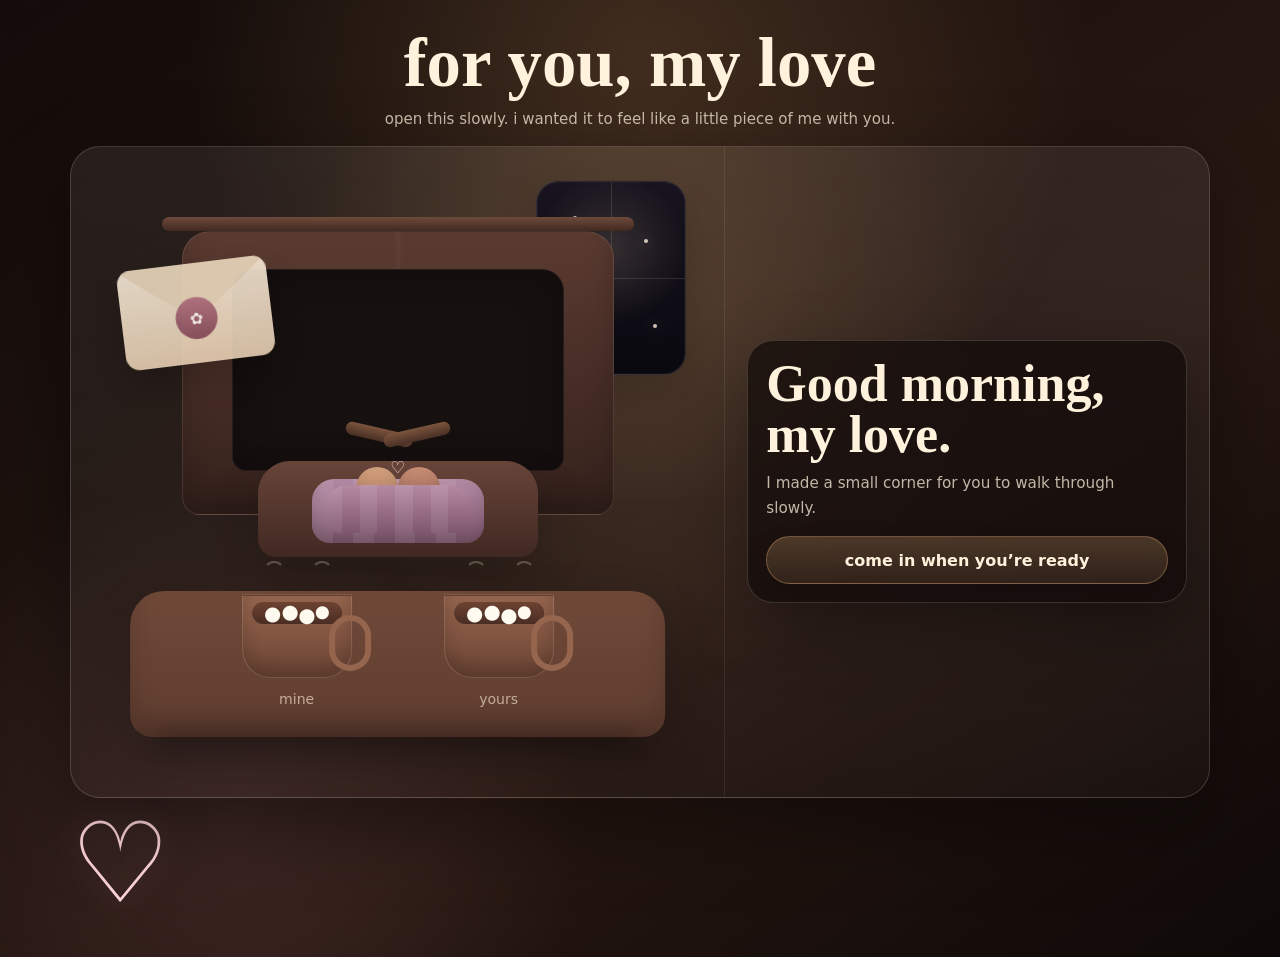
<file: valentines-final-smooth-polish.html>
<!doctype html>
<html lang="en">
<head>
  <meta charset="utf-8" />
  <meta name="viewport" content="width=device-width,initial-scale=1,viewport-fit=cover" />
  <meta name="robots" content="noindex,nofollow" />
  <meta name="theme-color" content="#140c0a" />
  <title>A little corner for you</title>

  <style>
    :root {
      --bg: #130c0a;
      --bg2: #271711;
      --cream: #fff2dd;
      --muted: rgba(255, 242, 221, .74);
      --line: rgba(255, 242, 221, .16);
      --card: rgba(20, 13, 11, .76);
      --gold: #ffbf78;
      --ember: #ff8f55;
      --rose: #d995a2;
      --rose2: #8d5264;
      --wood: #704838;
      --blanket: #b48ba5;
      --blanket2: #7e566d;
      --leaf: #b7c196;
      --shadow: rgba(0,0,0,.38);
    }

    * { box-sizing: border-box; -webkit-tap-highlight-color: transparent; }
    html { scroll-behavior: smooth; color-scheme: dark; }

    body {
      margin: 0;
      min-height: 100svh;
      font-family: ui-sans-serif, system-ui, -apple-system, BlinkMacSystemFont, "Segoe UI", sans-serif;
      color: var(--cream);
      background:
        radial-gradient(circle at 50% 6%, rgba(255, 191, 120, .16), transparent 28rem),
        radial-gradient(circle at 18% 86%, rgba(217, 149, 162, .12), transparent 22rem),
        linear-gradient(145deg, var(--bg), var(--bg2) 62%, #0e0908);
      overflow-x: hidden;
    }

    body::before {
      content: "";
      position: fixed;
      inset: 0;
      pointer-events: none;
      background-image:
        linear-gradient(rgba(255,255,255,.024) 1px, transparent 1px),
        linear-gradient(90deg, rgba(255,255,255,.016) 1px, transparent 1px);
      background-size: 42px 42px;
      mask-image: linear-gradient(to bottom, rgba(0,0,0,.55), transparent);
      z-index: -1;
    }

    button { font: inherit; }

    .page {
      width: min(100% - 18px, 860px);
      margin: 0 auto;
      padding: max(14px, env(safe-area-inset-top)) 0 calc(28px + env(safe-area-inset-bottom));
    }

    .top {
      text-align: center;
      padding: 0 6px 14px;
    }

    .eyebrow {
      margin: 0 0 7px;
      text-transform: uppercase;
      letter-spacing: .22em;
      color: rgba(255, 242, 221, .58);
      font-size: .68rem;
      font-weight: 850;
    }

    h1, h2, h3 {
      margin: 0;
      font-family: Georgia, "Times New Roman", serif;
      line-height: .98;
      text-wrap: balance;
    }

    h1 { font-size: clamp(2.2rem, 10vw, 4.3rem); }
    h2 { font-size: clamp(1.95rem, 8vw, 3.25rem); }
    h3 { font-size: clamp(1.7rem, 7vw, 2.4rem); }

    p { line-height: 1.62; }

    .subtitle {
      max-width: 540px;
      margin: 10px auto 0;
      color: var(--muted);
      font-size: .94rem;
    }

    .stage {
      border: 1px solid var(--line);
      border-radius: 30px;
      overflow: hidden;
      background:
        radial-gradient(circle at 50% 28%, rgba(255, 191, 120, .12), transparent 22rem),
        linear-gradient(180deg, rgba(255,255,255,.07), rgba(255,255,255,.025));
      box-shadow: 0 28px 80px var(--shadow);
      isolation: isolate;
    }

    .room {
      position: relative;
      min-height: 570px;
      overflow: hidden;
      border-bottom: 1px solid rgba(255,255,255,.08);
    }



    .sky-copy {
      width: 100%;
      max-width: 620px;
    }

    .sky-scene-wrap {
      position: relative !important;
      width: min(360px, 100%) !important;
      min-height: 250px !important;
      margin: 18px 0 0 !important;
    }

    .sky-cuddle {
      position: absolute !important;
      left: 18px !important;
      bottom: 10px !important;
      width: 178px !important;
      height: 116px !important;
      margin: 0 !important;
      transform: none !important;
      cursor: pointer;
      z-index: 4;
      filter: drop-shadow(0 14px 24px rgba(0,0,0,.24));
    }

    .sky-cuddle::before {
      width: 142px !important;
      height: 48px !important;
      left: 16px !important;
      bottom: 10px !important;
    }

    .sky-head.one {
      left: 42px !important;
      top: 22px !important;
      width: 32px !important;
      height: 32px !important;
    }

    .sky-head.two {
      right: 42px !important;
      top: 22px !important;
      width: 32px !important;
      height: 32px !important;
    }

    .sky-cup.one {
      left: 54px !important;
      bottom: 44px !important;
      transform: scale(.78) !important;
    }

    .sky-cup.two {
      right: 54px !important;
      bottom: 44px !important;
      transform: scale(.78) !important;
    }

    .sky-blanket {
      left: 24px !important;
      right: 24px !important;
      bottom: 10px !important;
      height: 45px !important;
      border-radius: 24px 24px 14px 14px !important;
    }

    .sky-heart-layer {
      position: absolute !important;
      left: 0;
      right: 0;
      top: 0;
      bottom: 0;
      pointer-events: none;
      overflow: visible;
      z-index: 3;
    }

    .sky-float-heart {
      position: absolute;
      bottom: 78px;
      left: 94px;
      font-size: .86rem;
      color: #ffd7e2;
      opacity: 0;
      text-shadow: 0 0 12px rgba(255, 215, 226, .35);
      animation: skyHeartUpClean 3.1s ease-out forwards;
    }

    .sky-dialogue {
      position: absolute !important;
      left: 4px !important;
      bottom: 128px !important;
      width: 230px !important;
      height: 106px !important;
      min-height: 0 !important;
      inset: auto auto 128px 4px !important;
      z-index: 6;
      pointer-events: none;
    }

    .sky-bubble {
      max-width: 112px !important;
      padding: 7px 9px !important;
      font-size: .68rem !important;
      line-height: 1.22 !important;
      border-radius: 14px !important;
      box-shadow: 0 10px 20px rgba(0,0,0,.18) !important;
      opacity: 0;
      transform: translateY(6px) scale(.96);
      transition: opacity .45s ease, transform .45s ease;
    }

    .sky-bubble.is-visible {
      opacity: 1;
      transform: translateY(0) scale(1);
    }

    .sky-bubble.left,
    .sky-bubble.left.two,
    .sky-bubble.left.three {
      left: 0 !important;
      top: 10px !important;
      right: auto !important;
      text-align: left !important;
      border-radius: 14px 14px 14px 6px !important;
    }

    .sky-bubble.right,
    .sky-bubble.right.two,
    .sky-bubble.right.three {
      right: 0 !important;
      top: 36px !important;
      left: auto !important;
      text-align: right !important;
      border-radius: 14px 14px 6px 14px !important;
    }

    .sky-bubble.left::after,
    .sky-bubble.right::after {
      width: 8px !important;
      height: 8px !important;
      bottom: -4px !important;
    }

    @keyframes skyHeartUpClean {
      0% {
        opacity: 0;
        transform: translate(0, 0) scale(.7);
      }
      14% {
        opacity: .95;
      }
      100% {
        opacity: 0;
        transform: translate(var(--drift, 20px), -105px) scale(1.12);
      }
    }


    .old-sky-scene-wrap-unused {
      position: relative;
      width: min(360px, 100%);
      min-height: 230px;
      margin: 12px auto 0;
    }

    .sky-cuddle {
      position: relative;
      width: 280px;
      height: 170px;
      margin: 72px auto 0;
      cursor: pointer;
      z-index: 3;
      filter: drop-shadow(0 18px 36px rgba(0,0,0,.25));
    }

    .sky-heart-layer {
      position: absolute;
      inset: 0;
      pointer-events: none;
      overflow: visible;
      z-index: 2;
    }

    .sky-float-heart {
      position: absolute;
      bottom: 34px;
      left: 50%;
      font-size: 1rem;
      color: #ffd7e2;
      opacity: 0;
      text-shadow: 0 0 10px rgba(255, 215, 226, .28);
      animation: skyHeartUp 2.8s ease-out forwards;
    }

    .sky-dialogue {
      position: absolute;
      inset: 0 0 auto 0;
      z-index: 5;
      pointer-events: none;
      min-height: 180px;
    }

    .sky-bubble {
      position: absolute;
      max-width: 150px;
      padding: 9px 12px;
      border-radius: 18px;
      background:
        radial-gradient(circle at 18% 12%, rgba(255,255,255,.44), transparent 34%),
        linear-gradient(180deg, rgba(255, 249, 241, .98), rgba(244, 224, 205, .96));
      color: #55382f;
      font-family: Georgia, "Times New Roman", serif;
      font-size: .8rem;
      line-height: 1.28;
      box-shadow: 0 14px 28px rgba(0,0,0,.18);
      border: 1px solid rgba(255,255,255,.34);
      opacity: 0;
      transform: translateY(8px) scale(.96);
      transition: opacity .6s ease, transform .6s ease;
    }

    .sky-bubble.is-visible {
      opacity: 1;
      transform: translateY(0) scale(1);
    }

    .sky-bubble.left { left: 8px; top: 10px; border-radius: 18px 18px 18px 8px; }
    .sky-bubble.left::after {
      content: "";
      position: absolute;
      left: 18px;
      bottom: -5px;
      width: 11px;
      height: 11px;
      background: rgba(244, 224, 205, .96);
      transform: rotate(45deg);
    }

    .sky-bubble.right { right: 8px; top: 38px; border-radius: 18px 18px 8px 18px; text-align: right; }
    .sky-bubble.right::after {
      content: "";
      position: absolute;
      right: 18px;
      bottom: -5px;
      width: 11px;
      height: 11px;
      background: rgba(244, 224, 205, .96);
      transform: rotate(45deg);
    }

    .sky-bubble.left.two { left: -2px; top: 82px; }
    .sky-bubble.right.two { right: -2px; top: 112px; }
    .sky-bubble.left.three { left: 12px; top: 150px; }
    .sky-bubble.right.three { right: 12px; top: 178px; }

    @keyframes skyHeartUp {
      0% { opacity: 0; transform: translate(-50%, 0) scale(.8); }
      14% { opacity: .95; }
      100% { opacity: 0; transform: translate(calc(-50% + var(--drift, 0px)), -120px) scale(1.18); }
    }

    .kitty.baby {
      left: 50%;
      right: auto;
      bottom: -2px;
      width: 74px;
      height: 88px;
      transform: translateX(-50%);
      z-index: 4;
    }

    .kitty.baby .kitty-body {
      width: 58px;
      height: 46px;
    }

    .kitty.baby .kitty-head {
      width: 44px;
      height: 42px;
      top: 12px;
    }

    .kitty.baby .kitty-tail {
      width: 34px;
    }

    .moon-home-note {
      position: absolute;
      left: 50%;
      bottom: 112px;
      transform: translateX(-50%);
      padding: 8px 12px;
      border-radius: 16px;
      background:
        radial-gradient(circle at 18% 12%, rgba(255,255,255,.44), transparent 34%),
        linear-gradient(180deg, rgba(255, 249, 241, .98), rgba(244, 224, 205, .96));
      color: #55382f;
      font-family: Georgia, "Times New Roman", serif;
      font-size: .78rem;
      white-space: nowrap;
      box-shadow: 0 12px 22px rgba(0,0,0,.18);
      border: 1px solid rgba(255,255,255,.34);
    }

    .moon-home-note::after {
      content: "";
      position: absolute;
      left: 50%;
      bottom: -5px;
      width: 10px;
      height: 10px;
      background: rgba(244, 224, 205, .96);
      transform: translateX(-50%) rotate(45deg);
    }



    /* final sky tidy-up */
    .sky-section {
      min-height: 590px !important;
    }

    .sky-copy p {
      max-width: 360px !important;
      margin-left: 0 !important;
    }

    .sky-scene-wrap {
      width: min(340px, 100%) !important;
      min-height: 236px !important;
      margin: 14px 0 0 !important;
    }

    .sky-dialogue {
      left: 14px !important;
      bottom: 96px !important;
      width: 198px !important;
      height: 88px !important;
      inset: auto auto 96px 14px !important;
    }

    .sky-bubble {
      max-width: 102px !important;
      padding: 7px 9px !important;
      font-size: .66rem !important;
      line-height: 1.18 !important;
      border-radius: 13px !important;
      background:
        radial-gradient(circle at 18% 12%, rgba(255,255,255,.44), transparent 34%),
        linear-gradient(180deg, rgba(255, 249, 241, .98), rgba(244, 224, 205, .96)) !important;
    }

    .sky-bubble.left,
    .sky-bubble.left.two,
    .sky-bubble.left.three {
      left: 0 !important;
      top: 6px !important;
      border-radius: 13px 13px 13px 6px !important;
    }

    .sky-bubble.right,
    .sky-bubble.right.two,
    .sky-bubble.right.three {
      right: 8px !important;
      top: 26px !important;
      border-radius: 13px 13px 6px 13px !important;
    }

    .sky-cuddle {
      left: 18px !important;
      bottom: 12px !important;
      width: 160px !important;
      height: 108px !important;
      filter: drop-shadow(0 12px 22px rgba(0,0,0,.22)) !important;
    }

    .sky-head.one {
      left: 36px !important;
      top: 22px !important;
      width: 28px !important;
      height: 28px !important;
    }

    .sky-head.two {
      right: 36px !important;
      top: 22px !important;
      width: 28px !important;
      height: 28px !important;
    }

    .sky-cup.one {
      left: 44px !important;
      bottom: 38px !important;
      transform: scale(.66) !important;
    }

    .sky-cup.two {
      right: 44px !important;
      bottom: 38px !important;
      transform: scale(.66) !important;
    }

    .sky-blanket {
      left: 18px !important;
      right: 18px !important;
      bottom: 12px !important;
      height: 38px !important;
      border-radius: 18px 18px 12px 12px !important;
      background: linear-gradient(180deg, rgba(178,124,148,.96), rgba(100,69,88,.96)) !important;
    }


    .window {
      position: absolute;
      top: 22px;
      right: 18px;
      width: 108px;
      height: 142px;
      border-radius: 22px;
      background:
        radial-gradient(circle at 50% 35%, rgba(255, 230, 190, .14), transparent 52%),
        linear-gradient(180deg, #18131e, #09080f);
      border: 1px solid rgba(255,255,255,.12);
      box-shadow: inset 0 0 0 1px rgba(255,255,255,.03), 0 18px 42px rgba(0,0,0,.20);
      overflow: hidden;
    }

    .window::before,
    .window::after {
      content: "";
      position: absolute;
      background: rgba(255, 242, 221, .12);
    }

    .window::before { width: 1px; height: 100%; left: 50%; top: 0; }
    .window::after { height: 1px; width: 100%; left: 0; top: 50%; }

    .star {
      position: absolute;
      width: 4px;
      height: 4px;
      border-radius: 999px;
      background: var(--cream);
      opacity: .8;
      box-shadow: 0 0 14px rgba(255,255,255,.55);
      animation: twinkle 3.5s ease-in-out infinite;
    }

    .star:nth-child(1) { left: 24%; top: 18%; }
    .star:nth-child(2) { left: 72%; top: 30%; animation-delay: .6s; }
    .star:nth-child(3) { left: 34%; top: 68%; animation-delay: 1.2s; }
    .star:nth-child(4) { left: 78%; top: 74%; animation-delay: 1.8s; }

    .fireplace {
      position: absolute;
      left: 50%;
      top: 72px;
      width: min(390px, 94%);
      height: 300px;
      transform: translateX(-50%);
    }

    .mantel {
      position: absolute;
      top: 0;
      left: 14px;
      right: 14px;
      height: 14px;
      border-radius: 999px;
      background: linear-gradient(180deg, #6d4a3b, #422920);
    }

    .brick {
      position: absolute;
      top: 14px;
      left: 34px;
      right: 34px;
      bottom: 42px;
      border-radius: 28px 28px 18px 18px;
      background:
        linear-gradient(90deg, transparent 49%, rgba(255,255,255,.03) 50%, transparent 51%),
        linear-gradient(180deg, #5b3b31, #34211c);
      border: 1px solid rgba(255,255,255,.08);
      box-shadow: inset 0 -20px 28px rgba(0,0,0,.20);
    }

    .firebox {
      position: absolute;
      top: 52px;
      left: 48px;
      right: 48px;
      bottom: 84px;
      border-radius: 22px 22px 14px 14px;
      background: #16100f;
      border: 1px solid rgba(255,255,255,.06);
      overflow: hidden;
      box-shadow: inset 0 0 38px rgba(0,0,0,.25);
      transition: box-shadow .35s ease, background .35s ease;
    }

    .firebox::after {
      content: "";
      position: absolute;
      inset: 0;
      background: radial-gradient(circle at 50% 72%, rgba(255, 191, 120, .12), transparent 66%);
      animation: fireGlow 2.4s ease-in-out infinite;
      pointer-events: none;
      opacity: 0;
      transition: opacity .35s ease;
    }

    .logs {
      position: absolute;
      left: 50%;
      bottom: 18px;
      width: 106px;
      height: 24px;
      transform: translateX(-50%);
      z-index: 2;
    }

    .logs::before,
    .logs::after {
      content: "";
      position: absolute;
      width: 68px;
      height: 13px;
      border-radius: 999px;
      background: linear-gradient(180deg, #7b543c, #493025);
    }

    .logs::before { left: 0; transform: rotate(13deg); }
    .logs::after { right: 0; transform: rotate(-13deg); }

    .flame {
      position: absolute;
      left: 50%;
      bottom: 38px;
      width: 64px;
      height: 116px;
      transform: translateX(-50%) scale(.65);
      border-radius: 55% 55% 55% 55% / 72% 72% 38% 38%;
      background: radial-gradient(circle at 50% 78%, #fff2ce 0 18%, #ffc76d 20% 46%, #ff8b4a 50% 72%, transparent 76%);
      animation: flicker 1.25s ease-in-out infinite;
      opacity: 0;
      will-change: transform, filter;
      z-index: 3;
      transition: opacity .35s ease, transform .35s ease;
    }

    .flame.small {
      left: calc(50% + 31px);
      bottom: 46px;
      width: 44px;
      height: 82px;
      animation-delay: .18s;
    }

    .emberbed {
      position: absolute;
      left: 30px;
      right: 30px;
      bottom: 8px;
      height: 22px;
      background:
        radial-gradient(circle at 25% 50%, rgba(255, 139, 74, .75), transparent 28%),
        radial-gradient(circle at 50% 55%, rgba(255, 207, 120, .65), transparent 24%),
        radial-gradient(circle at 75% 50%, rgba(255, 139, 74, .65), transparent 28%);
      filter: blur(3px);
      animation: emberPulse 2s ease-in-out infinite;
      z-index: 1;
      opacity: 0;
      transition: opacity .35s ease;
    }

    .room.is-lit .firebox {
      background: radial-gradient(circle at 50% 100%, rgba(255, 151, 75, .18), transparent 70%), #1b1110;
      box-shadow: inset 0 0 84px rgba(255, 139, 74, .15), 0 0 70px rgba(255, 139, 74, .10);
    }

    .room.is-lit .firebox::after,
    .room.is-lit .emberbed { opacity: 1; }

    .room.is-lit .flame {
      opacity: 1;
      transform: translateX(-50%) scale(1);
    }

    .sofa {
      position: absolute;
      left: 50%;
      bottom: 0;
      width: 250px;
      height: 86px;
      border-radius: 32px 32px 18px 18px;
      transform: translateX(-50%);
      background: linear-gradient(180deg, #684439, #402922);
      box-shadow: 0 20px 48px rgba(0,0,0,.18);
    }

    .blanket {
      position: absolute;
      left: 50%;
      top: 18px;
      width: 172px;
      height: 64px;
      border-radius: 22px 22px 18px 18px;
      transform: translateX(-50%);
      background:
        linear-gradient(90deg, rgba(255,255,255,.08) 0 12%, transparent 12% 24%, rgba(255,255,255,.08) 24% 36%, transparent 36% 48%, rgba(255,255,255,.08) 48% 60%, transparent 60% 72%, rgba(255,255,255,.08) 72% 84%, transparent 84%),
        linear-gradient(180deg, var(--blanket), var(--blanket2));
      box-shadow: inset 0 -10px 18px rgba(0,0,0,.14);
    }

    .cuddle {
      position: absolute;
      left: 50%;
      bottom: 24px;
      width: 156px;
      height: 66px;
      transform: translateX(-50%);
      z-index: 2;
    }

    .head {
      position: absolute;
      top: 0;
      width: 42px;
      height: 42px;
      border-radius: 999px;
      background: linear-gradient(180deg, #d2a17f, #a97455);
      box-shadow: inset 0 -8px 14px rgba(0,0,0,.10);
    }

    .head.me { left: 36px; }
    .head.her { right: 36px; background: linear-gradient(180deg, #c98f76, #8f5c4d); }

    .cuddle-blanket {
      position: absolute;
      left: 50%;
      bottom: 0;
      width: 148px;
      height: 48px;
      border-radius: 24px 24px 18px 18px;
      transform: translateX(-50%);
      background:
        linear-gradient(90deg, rgba(255,255,255,.08) 0 12%, transparent 12% 24%, rgba(255,255,255,.08) 24% 36%, transparent 36% 48%, rgba(255,255,255,.08) 48% 60%, transparent 60% 72%, rgba(255,255,255,.08) 72% 84%, transparent 84%),
        linear-gradient(180deg, #b68ba2, #7e566d);
    }

    .cuddle-heart {
      position: absolute;
      left: 50%;
      top: -10px;
      transform: translateX(-50%);
      color: #ffd7d7;
      font-size: 1.05rem;
      animation: heartFloat 2.4s ease-in-out infinite;
    }

    .cat {
      position: absolute;
      left: 32px;
      bottom: 30px;
      width: 96px;
      height: 78px;
      filter: drop-shadow(0 12px 22px rgba(0,0,0,.22));
    }

    .cat-body {
      position: absolute;
      left: 12px;
      bottom: 0;
      width: 54px;
      height: 40px;
      border-radius: 22px 22px 20px 18px;
      background: linear-gradient(180deg, #c6a28c, #8f6a59);
    }

    .cat-head {
      position: absolute;
      left: 50px;
      bottom: 22px;
      width: 34px;
      height: 32px;
      border-radius: 50%;
      background: linear-gradient(180deg, #cfad94, #9b7662);
    }

    .cat-head::before,
    .cat-head::after {
      content: "";
      position: absolute;
      top: -8px;
      width: 10px;
      height: 12px;
      background: linear-gradient(180deg, #cfad94, #9b7662);
      clip-path: polygon(50% 0, 100% 100%, 0 100%);
    }

    .cat-head::before { left: 3px; transform: rotate(-16deg); }
    .cat-head::after { right: 3px; transform: rotate(16deg); }

    .cat-tail {
      position: absolute;
      left: 0;
      bottom: 18px;
      width: 46px;
      height: 12px;
      border-radius: 999px;
      background: linear-gradient(180deg, #cfad94, #9b7662);
      transform-origin: 100% 50%;
      animation: tailSwish 2.1s ease-in-out infinite;
    }

    .cat-eye {
      position: absolute;
      top: 13px;
      width: 4px;
      height: 4px;
      border-radius: 999px;
      background: #3c241a;
    }

    .cat-eye.left { left: 10px; }
    .cat-eye.right { right: 10px; }


    .cat {
      position: absolute;
      left: 18px;
      bottom: 118px;
      width: 108px;
      height: 86px;
      filter: drop-shadow(0 12px 22px rgba(0,0,0,.22));
      z-index: 4;
      transform: scale(1.02);
    }

    .cat-body {
      position: absolute;
      left: 12px;
      bottom: 0;
      width: 54px;
      height: 40px;
      border-radius: 22px 22px 20px 18px;
      background: linear-gradient(180deg, #c6a28c, #8f6a59);
    }

    .cat-head {
      position: absolute;
      left: 50px;
      bottom: 22px;
      width: 34px;
      height: 32px;
      border-radius: 50%;
      background: linear-gradient(180deg, #cfad94, #9b7662);
    }

    .cat-head::before,
    .cat-head::after {
      content: "";
      position: absolute;
      top: -8px;
      width: 10px;
      height: 12px;
      background: linear-gradient(180deg, #cfad94, #9b7662);
      clip-path: polygon(50% 0, 100% 100%, 0 100%);
    }

    .cat-head::before { left: 3px; transform: rotate(-16deg); }
    .cat-head::after { right: 3px; transform: rotate(16deg); }

    .cat-tail {
      position: absolute;
      left: 0;
      bottom: 18px;
      width: 46px;
      height: 12px;
      border-radius: 999px;
      background: linear-gradient(180deg, #cfad94, #9b7662);
      transform-origin: 100% 50%;
      animation: tailSwish 2.1s ease-in-out infinite;
    }

    .cat-eye {
      position: absolute;
      top: 13px;
      width: 4px;
      height: 4px;
      border-radius: 999px;
      background: #3c241a;
      animation: catBlink 5s infinite;
      transform-origin: center;
    }

    .cat-eye.left { left: 10px; }
    .cat-eye.right { right: 10px; }

    .gift-tag {
      position: absolute;
      left: 50%;
      bottom: -18px;
      transform: translateX(-50%);
      color: rgba(255,242,221,.88);
      font-size: .76rem;
      letter-spacing: .14em;
      text-transform: lowercase;
      white-space: nowrap;
      text-shadow: 0 0 12px rgba(255, 226, 170, .4);
      animation: giftGlow 2.4s ease-in-out infinite;
    }

    .gift-box::after {
      content: "";
      position: absolute;
      inset: 18px 28px 8px;
      border-radius: 24px;
      background: radial-gradient(circle, rgba(255, 208, 150, .18), transparent 68%);
      filter: blur(10px);
      z-index: 0;
      animation: giftAura 3s ease-in-out infinite;
    }

    .sky-section {
      background:
        radial-gradient(circle at 50% 16%, rgba(255,255,255,.09), transparent 18rem),
        radial-gradient(circle at 78% 18%, rgba(166, 179, 255, .12), transparent 14rem),
        linear-gradient(180deg, #05060f, #0b1022 42%, #171428);
      min-height: 580px;
      position: relative;
      display: none;
      align-items: center;
      justify-items: center;
      overflow: hidden;
    }

    .sky-section::after {
      content: "";
      position: absolute;
      left: 0;
      right: 0;
      bottom: 0;
      height: 160px;
      background: linear-gradient(180deg, transparent, rgba(255, 191, 120, .08) 45%, rgba(255, 191, 120, .12));
      pointer-events: none;
    }

    .sky-copy {
      position: relative;
      z-index: 2;
      text-align: center;
      max-width: 640px;
      padding-top: 26px;
    }

    .sky-cuddle {
      position: relative;
      z-index: 2;
      width: 280px;
      height: 170px;
      margin-top: 28px;
      filter: drop-shadow(0 18px 36px rgba(0,0,0,.25));
    }

    .sky-cuddle::before {
      content: "";
      position: absolute;
      left: 50%;
      bottom: 24px;
      width: 220px;
      height: 84px;
      transform: translateX(-50%);
      border-radius: 999px;
      background: radial-gradient(circle, rgba(255, 223, 180, .16), transparent 68%);
      filter: blur(10px);
    }

    .cat { display: none !important; }


    .cuddle .head {
      transition: left 1.2s ease, right 1.2s ease, top 1.2s ease, transform 1.2s ease, opacity .6s ease;
    }

    .cuddle-blanket {
      transition: width 1.4s ease, height 1.4s ease, transform 1.4s ease, bottom 1.4s ease, border-radius 1.4s ease;
    }

    .room.is-cuddled .head.me {
      left: 44px;
      top: 3px;
      transform: rotate(-4deg);
    }

    .room.is-cuddled .head.her {
      right: 44px;
      top: 3px;
      transform: rotate(4deg);
    }

    .room.is-cuddled .cuddle-blanket {
      width: 164px;
      height: 58px;
      bottom: -2px;
      border-radius: 28px 28px 22px 22px;
      transform: translateX(-50%) translateY(-2px);
      box-shadow: 0 10px 24px rgba(0,0,0,.18);
    }

    .room.is-cuddled .cuddle-heart {
      animation-duration: 3.4s;
    }

    .table {
      position: absolute;
      left: 50%;
      top: 390px;
      width: min(340px, 86%);
      height: 112px;
      transform: translateX(-50%);
      border-radius: 34px 34px 22px 22px;
      background: linear-gradient(180deg, #704938, #5f3d30);
      box-shadow: inset 0 -16px 26px rgba(0,0,0,.16), 0 24px 54px rgba(0,0,0,.20);
    }

    .table::after {
      content: "";
      position: absolute;
      left: 25px;
      right: 25px;
      bottom: -12px;
      height: 18px;
      border-radius: 999px;
      background: rgba(0,0,0,.24);
      filter: blur(10px);
    }

    .mugs {
      position: absolute;
      inset: 0;
      display: flex;
      align-items: center;
      justify-content: center;
      gap: 52px;
      transform: translateY(-20px);
    }

    .mug {
      position: relative;
      width: 78px;
      height: 64px;
      border-radius: 0 0 20px 20px;
      background: linear-gradient(180deg, #96654e, #6c4534);
      border: 1px solid rgba(255,255,255,.10);
      box-shadow: inset 0 -10px 18px rgba(0,0,0,.18);
      transform-origin: 50% 90%;
    }

    .mug::before {
      content: "";
      position: absolute;
      top: 7px;
      left: 7px;
      right: 7px;
      height: 17px;
      border-radius: 999px;
      background: linear-gradient(180deg, #6c4332, #4a2d23);
    }

    .mug::after {
      content: "";
      position: absolute;
      top: 16px;
      right: -15px;
      width: 22px;
      height: 30px;
      border-radius: 999px;
      border: 5px solid #96654e;
    }

    .mug-label {
      position: absolute;
      top: 74px;
      left: 50%;
      transform: translateX(-50%);
      color: rgba(255, 242, 221, .62);
      font-size: .78rem;
      white-space: nowrap;
    }

    .mallows {
      position: absolute;
      top: 9px;
      left: 50%;
      width: 52px;
      height: 16px;
      transform: translateX(-50%);
      background:
        radial-gradient(circle at 15% 50%, #fffaf0 0 7px, transparent 8px),
        radial-gradient(circle at 40% 42%, #fffaf0 0 7px, transparent 8px),
        radial-gradient(circle at 64% 58%, #fffaf0 0 7px, transparent 8px),
        radial-gradient(circle at 86% 40%, #fffaf0 0 6px, transparent 7px);
      z-index: 2;
    }

    .steam {
      position: absolute;
      top: -34px;
      width: 22px;
      height: 46px;
      border-radius: 999px;
      border: 2px solid rgba(255, 242, 221, .24);
      border-color: rgba(255, 242, 221, .24) transparent transparent transparent;
      animation: steam 3.6s ease-in-out infinite;
    }

    .steam.one { left: 20px; }
    .steam.two { right: 18px; animation-delay: .9s; }

    .room.is-cheering .mug:first-child { animation: cheersLeft 1.6s ease-in-out 2; }
    .room.is-cheering .mug:last-child { animation: cheersRight 1.6s ease-in-out 2; }

    .letter-prop {
      position: absolute;
      left: 18px;
      top: 96px;
      width: 104px;
      height: 72px;
      transform: rotate(-7deg);
      border-radius: 14px;
      background: linear-gradient(180deg, #f7ead8, #e6ceb2);
      box-shadow: 0 16px 34px rgba(0,0,0,.22);
      opacity: .9;
    }

    .letter-prop::before {
      content: "";
      position: absolute;
      inset: 0;
      clip-path: polygon(0 0, 100% 0, 50% 58%);
      background: #ead7bd;
      border-radius: 14px 14px 0 0;
    }

    .lily-seal-small {
      position: absolute;
      left: 50%;
      top: 23px;
      width: 31px;
      height: 31px;
      border-radius: 999px;
      transform: translateX(-50%);
      background: linear-gradient(180deg, #b87986, #8e5360);
      display: grid;
      place-items: center;
      font-size: 1rem;
      color: #fff9f1;
      z-index: 2;
    }

    .step-area { padding: 14px; }

    .panel {
      border: 1px solid var(--line);
      border-radius: 26px;
      padding: 18px;
      background: var(--card);
      backdrop-filter: blur(18px);
      box-shadow: 0 24px 70px rgba(0,0,0,.30);
    }

    .panel.is-hidden { display: none; }

    .panel p {
      color: var(--muted);
      font-size: .95rem;
      margin: 10px 0 0;
    }


    /* remove stray kiss-corner decorations everywhere */
    .button::before,
    .button::after,
    .panel::before,
    .panel::after,
    .flower-section::before,
    .flower-section::after,
    .letter-section::before,
    .letter-section::after,
    .movie-section::before,
    .movie-section::after {
      content: none !important;
      display: none !important;
    }

    #receiveKissBtn {
      padding-left: 17px !important;
    }

    #receiveKissBtn::before,
    #receiveKissBtn::after {
      content: none !important;
      display: none !important;
    }


    /* absolutely no stray kiss/lip corner marks */
    *::before,
    *::after {
      background-repeat: no-repeat;
    }

    .button::before,
    .button::after,
    .panel::before,
    .panel::after,
    .flower-section::before,
    .flower-section::after,
    .letter-section::before,
    .letter-section::after,
    .movie-section::before,
    .movie-section::after {
      content: none !important;
      display: none !important;
    }

    .button {
      appearance: none;
      border: 1px solid rgba(255, 194, 135, .30);
      border-radius: 999px;
      background: linear-gradient(180deg, rgba(255, 194, 135, .22), rgba(255, 194, 135, .10));
      color: var(--cream);
      min-height: 48px;
      padding: 13px 17px;
      font-weight: 740;
      cursor: pointer;
      transition: transform .2s ease, border-color .2s ease, opacity .2s ease;
      box-shadow: 0 14px 30px rgba(0,0,0,.16);
      touch-action: manipulation;
    }

    .button:hover:not(:disabled),
    .button:focus-visible {
      transform: translateY(-2px);
      border-color: rgba(255, 194, 135, .52);
    }

    .button.full { width: 100%; margin-top: 16px; }
    .button.alt { background: rgba(255,255,255,.05); border-color: rgba(255,255,255,.12); }

    /* make absolutely sure the kiss decoration only appears on the receive-kiss button */
    .button::before,
    .button::after {
      content: none !important;
      display: none !important;
    }
.cozy-letter {
      background: linear-gradient(180deg, #f8ead8, #e8cfb4);
      box-shadow: 0 22px 44px rgba(0,0,0,.22), 0 0 0 1px rgba(255,255,255,.04) inset;
    }

    .cozy-letter .paper {
      background:
        linear-gradient(180deg, rgba(255,255,255,.15), rgba(255,255,255,0)),
        repeating-linear-gradient(180deg, transparent 0 22px, rgba(120,93,77,.07) 22px 23px),
        linear-gradient(180deg, #fffaf1, #f7ebda);
    }

    .cozy-letter .wax {
      background: linear-gradient(180deg, #c98695, #945a68);
    }

    .seal-flower {
      font-size: 1.35rem;
      line-height: 1;
      filter: drop-shadow(0 1px 0 rgba(255,255,255,.22));
    }

    .envelope-label {
      position: absolute;
      left: 50%;
      bottom: 16px;
      transform: translateX(-50%);
      font-family: Georgia, "Times New Roman", serif;
      color: rgba(88,62,55,.9);
      font-size: 1.18rem;
      text-transform: lowercase;
      z-index: 5;
      letter-spacing: .02em;
    }

    .letter {
      position: relative;
      margin-top: 46px;
      text-align: left;
      border: 1px solid rgba(255,255,255,.11);
      border-radius: 22px;
      padding: 20px;
      background:
        linear-gradient(180deg, rgba(255,255,255,.14), rgba(255,255,255,.04)),
        repeating-linear-gradient(180deg, transparent 0 24px, rgba(255,255,255,.055) 24px 25px),
        rgba(255, 242, 221, .07);
      color: var(--muted);
      line-height: 1.62;
      overflow: hidden;
    }

    .letter::before {
      content: "♡";
      position: absolute;
      right: 18px;
      top: 12px;
      color: rgba(255,242,221,.42);
      font-size: 1.15rem;
      transform: rotate(5deg);
      font-family: Georgia, "Times New Roman", serif;
    }



    .game-area {
      position: relative;
      height: 206px;
      border-radius: 22px;
      overflow: hidden;
      border: 1px solid rgba(255,255,255,.10);
      background:
        radial-gradient(circle at 50% 0, rgba(255, 242, 221, .08), transparent 65%),
        linear-gradient(180deg, #1e1514, #120d0d);
      margin-top: 14px;
      user-select: none;
    }

    .lane-guide {
      position: absolute;
      inset: 0;
      display: grid;
      grid-template-columns: repeat(3, 1fr);
      pointer-events: none;
    }

    .lane-guide span {
      border-right: 1px dashed rgba(255,255,255,.08);
    }

    .lane-guide span:last-child { border-right: 0; }

    .lane-hint {
      position: absolute;
      left: 50%;
      top: 12px;
      transform: translateX(-50%);
      color: rgba(255,242,221,.44);
      font-size: .72rem;
      letter-spacing: .12em;
      text-transform: lowercase;
      white-space: nowrap;
      pointer-events: none;
      z-index: 2;
    }

    .game-cup {
      position: absolute;
      bottom: 16px;
      left: 0;
      width: 82px;
      height: 46px;
      border-radius: 0 0 18px 18px;
      background: linear-gradient(180deg, #95654e, #704937);
      border: 1px solid rgba(255,255,255,.10);
      will-change: transform;
      transition: transform .18s ease-out;
      z-index: 3;
    }

    .game-cup::before {
      content: "";
      position: absolute;
      top: -4px;
      left: 4px;
      right: 4px;
      height: 8px;
      border-radius: 999px;
      background: #fff8ed;
    }

    .game-cup::after {
      content: "";
      position: absolute;
      top: 8px;
      right: -14px;
      width: 20px;
      height: 24px;
      border-radius: 999px;
      border: 4px solid #95654e;
    }

    .falling-mallow {
      position: absolute;
      width: 22px;
      height: 22px;
      border-radius: 7px;
      background: linear-gradient(180deg, #fffdf7, #f4eadc);
      box-shadow: inset 0 -2px 4px rgba(0,0,0,.06);
      pointer-events: none;
      z-index: 2;
      will-change: transform;
    }

    .controls {
      display: grid;
      grid-template-columns: 58px 1fr 58px;
      gap: 10px;
      margin-top: 12px;
    }

    .score-row {
      display: flex;
      justify-content: space-between;
      gap: 12px;
      margin-top: 12px;
      color: var(--muted);
      font-size: .92rem;
      flex-wrap: wrap;
    }

    .score-row strong { color: var(--cream); }

    .below {
      padding: 24px 0 0;
      display: grid;
      gap: 22px;
    }

    .flower-section,
    .letter-section,
    .movie-section,
    .sky-section {
      border: 1px solid var(--line);
      border-radius: 30px;
      padding: 24px;
      background:
        linear-gradient(180deg, rgba(255,255,255,.07), rgba(255,255,255,.025)),
        rgba(20, 13, 11, .55);
      box-shadow: 0 24px 70px rgba(0,0,0,.30);
      text-align: center;
      overflow: hidden;
    }

    .flower-section p,
    .letter-section p,
    .movie-section p,
    .sky-section p {
      color: var(--muted);
      margin: 12px auto 0;
      max-width: 560px;
    }


    .carta-card,
    .carta-paper,
    .carta-flap,
    .carta-seal,
    .carta-title,
    .carta-sub,
    .carta-lily,
    .sketchbook,
    .sketchbook-page,
    .sketchbook-lily,
    .sketchbook-title,
    .sketchbook-sub,
    .sketchbook-stamp {
      display: none !important;
    }

    .gift-scene {
      position: relative;
      display: grid;
      place-items: center;
      min-height: 490px;
      margin-top: 10px;
    }

    .gift-box {
      position: relative;
      width: min(240px, 72vw);
      height: 196px;
      border: 0;
      background: transparent;
      cursor: pointer;
      transition: transform .25s ease;
      z-index: 6;
      touch-action: manipulation;
    }

    .gift-box:hover,
    .gift-box:focus-visible {
      transform: translateY(-4px);
    }

    .gift-body,
    .gift-lid {
      position: absolute;
      left: 50%;
      transform: translateX(-50%);
      background:
        linear-gradient(90deg, transparent 45%, rgba(255,255,255,.16) 45% 55%, transparent 55%),
        linear-gradient(180deg, #d99ba8, #985c70);
      box-shadow: 0 20px 42px rgba(0,0,0,.24);
    }

    .gift-body {
      bottom: 18px;
      width: 196px;
      height: 120px;
      border-radius: 18px 18px 24px 24px;
    }

    .gift-lid {
      top: 28px;
      width: 220px;
      height: 52px;
      border-radius: 18px;
      z-index: 3;
      transform-origin: 50% 100%;
      transition: transform 1s cubic-bezier(.2,.9,.2,1.15), opacity .55s ease;
    }

    .gift-ribbon.vertical,
    .gift-ribbon.horizontal {
      position: absolute;
      left: 50%;
      background: rgba(255,242,221,.62);
      z-index: 5;
      border-radius: 999px;
      pointer-events: none;
    }

    .gift-ribbon.vertical {
      bottom: 18px;
      width: 28px;
      height: 120px;
      transform: translateX(-50%);
    }

    .gift-ribbon.horizontal {
      bottom: 76px;
      width: 196px;
      height: 24px;
      transform: translateX(-50%);
    }

    .gift-tag {
      position: absolute;
      left: 50%;
      bottom: -18px;
      transform: translateX(-50%);
      color: rgba(255,242,221,.72);
      font-size: .76rem;
      letter-spacing: .14em;
      text-transform: lowercase;
      white-space: nowrap;
    }

    .bouquet-stage {
      position: absolute;
      inset: 0;
      display: grid;
      place-items: center;
      opacity: 0;
      transform: translateY(30px) scale(.72);
      transition: opacity .7s ease .35s, transform 1.15s cubic-bezier(.2,.9,.2,1.12) .35s;
      pointer-events: none;
    }

    .bouquet-stage::before {
      content: "";
      position: absolute;
      width: min(330px, 86vw);
      height: min(330px, 86vw);
      border-radius: 999px;
      background: radial-gradient(circle, rgba(255, 242, 221, .20), rgba(217, 149, 162, .10) 44%, transparent 70%);
      filter: blur(14px);
      animation: lilyAura 3s ease-in-out infinite;
    }

    .bouquet {
      position: relative;
      width: min(330px, 88vw);
      height: min(330px, 88vw);
      overflow: visible;
      filter: drop-shadow(0 22px 44px rgba(0,0,0,.30));
    }

    .bouquet .stem {
      fill: none;
      stroke: var(--leaf);
      stroke-width: 6;
      stroke-linecap: round;
      stroke-dasharray: 120;
      stroke-dashoffset: 120;
    }

    .bouquet .leaf {
      fill: rgba(183,193,150,.24);
      stroke: var(--leaf);
      stroke-width: 3;
      opacity: 0;
      transform-box: fill-box;
      transform-origin: center;
      transform: scale(.4);
    }

    .bouquet .petal {
      fill: #fff8ed;
      stroke: rgba(255,255,255,.62);
      stroke-width: 2;
      transform-box: fill-box;
      transform-origin: center bottom;
      transform: scale(.05) translateY(42px);
      opacity: 0;
    }

    .bouquet .petal.blush { fill: #f6dfdc; }
    .bouquet .petal.gold { fill: #ffe3bc; }
    .bouquet .center { fill: #ffe7a8; opacity: 0; }

    .heart-ribbon {
      fill: none;
      stroke: #f0a4b4;
      stroke-width: 8;
      stroke-linecap: round;
      stroke-linejoin: round;
      stroke-dasharray: 260;
      stroke-dashoffset: 260;
      filter: drop-shadow(0 4px 10px rgba(0,0,0,.18));
    }

    .firefly,
    .aroma {
      position: absolute;
      opacity: 0;
      pointer-events: none;
    }

    .firefly {
      width: 8px;
      height: 8px;
      border-radius: 999px;
      background: rgba(255, 230, 160, .95);
      box-shadow: 0 0 16px rgba(255, 230, 160, .75);
    }

    .firefly.one { left: 16%; top: 22%; }
    .firefly.two { right: 18%; top: 18%; animation-delay: .7s; }
    .firefly.three { left: 22%; bottom: 28%; animation-delay: 1.2s; }
    .firefly.four { right: 20%; bottom: 30%; animation-delay: .3s; }
    .firefly.five { left: 48%; top: 10%; animation-delay: 1.7s; }

    .aroma {
      width: 54px;
      height: 84px;
      border-radius: 999px;
      border: 2px solid rgba(255,242,221,.18);
      border-color: rgba(255,242,221,.20) transparent transparent transparent;
      filter: blur(.3px);
    }

    .aroma.one { left: 28%; top: 12%; }
    .aroma.two { right: 28%; top: 18%; animation-delay: .9s; }

    .gift-quote {
      opacity: 0;
      transform: translateY(14px);
      transition: opacity .7s ease 2.05s, transform .7s ease 2.05s;
      margin-top: 22px !important;
      border: 1px solid rgba(255,255,255,.11);
      border-radius: 22px;
      padding: 18px;
      background: rgba(16, 10, 9, .78);
      font-family: Georgia, "Times New Roman", serif;
      font-size: clamp(1.16rem, 5vw, 1.6rem);
      line-height: 1.4;
      color: var(--cream) !important;
      max-width: 590px;
      position: relative;
      z-index: 8;
      text-shadow: 0 1px 0 rgba(0,0,0,.15);
    }

    .gift-scene.is-open .gift-lid {
      transform: translateX(-50%) translateY(-102px) rotate(-14deg);
      opacity: .92;
    }

    .gift-scene.is-open .gift-body,
    .gift-scene.is-open .gift-ribbon,
    .gift-scene.is-open .gift-tag {
      opacity: 0;
      transition: opacity .35s ease .22s;
    }

    .gift-scene.is-open .gift-box { opacity: 0; pointer-events: none; transition: opacity .45s ease .18s; }
    .gift-scene.is-open .gift-tag { opacity: 0 !important; visibility: hidden; }
    .gift-scene.is-open .gift-lid,
    .gift-scene.is-open .gift-body,
    .gift-scene.is-open .gift-ribbon { pointer-events: none; }
    .gift-scene.is-open .bouquet-stage {
      opacity: 1;
      transform: translateY(-20px) scale(1);
    }

    .gift-scene.is-open .bouquet .stem { animation: drawStem .7s ease forwards .32s; }
    .gift-scene.is-open .bouquet .leaf { animation: leafBloom .55s ease forwards .72s; }
    .gift-scene.is-open .bouquet .petal { animation: petalBloom .72s cubic-bezier(.2,.9,.2,1.25) forwards .82s; }
    .gift-scene.is-open .bouquet .f2 .petal { animation-delay: .96s; }
    .gift-scene.is-open .bouquet .f3 .petal { animation-delay: 1.06s; }
    .gift-scene.is-open .bouquet .f4 .petal { animation-delay: 1.16s; }
    .gift-scene.is-open .bouquet .f5 .petal { animation-delay: 1.26s; }
    .gift-scene.is-open .bouquet .center { animation: centerPop .45s ease forwards 1.35s; }
    .gift-scene.is-open .heart-ribbon { animation: ribbonDraw .85s ease forwards 1.15s; }
    .gift-scene.is-open .firefly { animation: firefly 3.4s ease-in-out infinite 1.45s; }
    .gift-scene.is-open .aroma { animation: aroma 4.2s ease-in-out infinite 1.45s; }
    .gift-scene.is-open .gift-quote { opacity: 1; transform: translateY(0); }

    .envelope {
      position: relative;
      width: min(280px, 100%);
      height: 172px;
      margin: 20px auto 8px;
      border: 0;
      padding: 0;
      border-radius: 24px;
      background: linear-gradient(180deg, #f7ead8, #e6ceb2);
      box-shadow: 0 20px 45px rgba(0,0,0,.22);
      cursor: pointer;
      transition: transform .2s ease;
      display: block;
      touch-action: manipulation;
    }

    .envelope:hover,
    .envelope:focus-visible { transform: translateY(-3px); }

    .envelope-flap {
      position: absolute;
      inset: 0;
      clip-path: polygon(0 0, 100% 0, 50% 58%);
      border-radius: 24px 24px 0 0;
      background: #ead7bd;
      transform-origin: top center;
      transition: transform .8s ease;
      z-index: 3;
    }

    .paper {
      position: absolute;
      left: 18px;
      right: 18px;
      top: 28px;
      bottom: 18px;
      border-radius: 14px;
      background: linear-gradient(180deg, #fffaf1, #f6ebda);
      transform: translateY(16px);
      transition: transform .8s ease;
      z-index: 1;
    }

    .wax {
      position: absolute;
      left: 50%;
      top: 54px;
      width: 64px;
      height: 64px;
      transform: translateX(-50%);
      border-radius: 999px;
      background: linear-gradient(180deg, #b87986, #8e5360);
      display: grid;
      place-items: center;
      z-index: 4;
      box-shadow: 0 12px 22px rgba(0,0,0,.18);
      animation: pulse 3s ease-in-out infinite;
      transition: transform .6s ease, opacity .6s ease;
    }

    .tiny-lily { width: 44px; height: 44px; overflow: visible; }
    .tiny-lily path {
      fill: #fff8ee;
      stroke: rgba(255,255,255,.68);
      stroke-width: 2.2;
      stroke-linejoin: round;
    }

    .tiny-lily .stem {
      fill: none;
      stroke: #fff8ee;
      stroke-width: 4;
      stroke-linecap: round;
    }

    .letter-section.is-open .envelope-flap { transform: rotateX(180deg); }
    .letter-section.is-open .paper { transform: translateY(-36px); }
    .letter-section.is-open .wax {
      animation: none;
      opacity: .82;
      transform: translateX(-50%) scale(.88);
    }

    .letter {
      margin-top: 46px;
      text-align: left;
      border: 1px solid rgba(255,255,255,.11);
      border-radius: 22px;
      padding: 20px;
      background: rgba(255, 242, 221, .08);
      color: var(--muted);
      line-height: 1.62;
    }

    .letter h3 { color: var(--cream); margin-bottom: 12px; }
    .signature {
      font-family: Georgia, "Times New Roman", serif;
      color: var(--cream) !important;
      font-size: 1.22rem !important;
      margin-top: 18px !important;
    }

    .movie-options {
      display: grid;
      gap: 12px;
      grid-template-columns: 1fr;
      margin-top: 20px;
    }

    .yay {
      display: none;
      margin-top: 20px;
      border: 1px solid rgba(255,255,255,.12);
      border-radius: 24px;
      padding: 20px;
      background:
        radial-gradient(circle at 50% 0%, rgba(255, 191, 120, .20), transparent 70%),
        rgba(255,255,255,.06);
    }

    .yay.is-visible {
      display: block;
      animation: yayPop .45s ease both;
    }

    .yay strong {
      display: block;
      font-family: Georgia, "Times New Roman", serif;
      font-size: clamp(2rem, 10vw, 3.5rem);
      color: var(--cream);
      text-shadow: 0 0 24px rgba(255, 191, 120, .22);
    }

    .blush {
      display: inline-grid;
      place-items: center;
      margin-top: 12px;
      width: 74px;
      height: 74px;
      border-radius: 999px;
      background: #ffd79b;
      color: #5b352b;
      font-size: 2.1rem;
      box-shadow: 0 16px 36px rgba(0,0,0,.22);
      animation: blushBounce 1.6s ease-in-out infinite;
    }

    .sky-section {
      background:
        radial-gradient(circle at 50% 18%, rgba(255,255,255,.08), transparent 20rem),
        linear-gradient(180deg, #080814, #111225 42%, #181325);
      min-height: 540px;
      position: relative;
      display: none;
      align-items: center;
      justify-items: center;
      overflow: hidden;
    }

    .sky-section.is-visible {
      display: grid;
      animation: yayPop .5s ease both;
    }

    .sky-stars {
      position: absolute;
      inset: 0;
      pointer-events: none;
    }

    .sky-stars span {
      position: absolute;
      width: 4px;
      height: 4px;
      border-radius: 999px;
      background: #fff6de;
      box-shadow: 0 0 12px rgba(255,255,255,.5);
      animation: twinkle 3.5s ease-in-out infinite;
    }

    .sky-stars span:nth-child(1) { left: 12%; top: 18%; }
    .sky-stars span:nth-child(2) { left: 22%; top: 30%; animation-delay: .8s; }
    .sky-stars span:nth-child(3) { left: 76%; top: 22%; animation-delay: 1.4s; }
    .sky-stars span:nth-child(4) { left: 68%; top: 14%; animation-delay: .3s; }
    .sky-stars span:nth-child(5) { left: 48%; top: 20%; animation-delay: 1.7s; }
    .sky-stars span:nth-child(6) { left: 84%; top: 36%; animation-delay: 1.1s; }
    .sky-stars span:nth-child(7) { left: 18%; top: 44%; animation-delay: .5s; }
    .sky-stars span:nth-child(8) { left: 58%; top: 34%; animation-delay: 1.9s; }

    .shooting-star {
      position: absolute;
      top: 90px;
      left: -40px;
      width: 140px;
      height: 2px;
      background: linear-gradient(90deg, rgba(255,255,255,0), rgba(255,240,200,.95), rgba(255,255,255,0));
      transform: rotate(-22deg);
      filter: drop-shadow(0 0 10px rgba(255,240,200,.65));
      animation: shootingStar 5.5s ease-in-out infinite;
    }

    .sky-copy {
      position: relative;
      z-index: 2;
      text-align: center;
      max-width: 640px;
      padding-top: 18px;
    }

    .sky-copy h2 {
      font-size: clamp(2.4rem, 11vw, 4.6rem);
      color: #fff7e5;
      text-shadow: 0 0 24px rgba(255,255,255,.12);
    }

    .sky-copy p {
      color: rgba(255,255,255,.78);
      max-width: 480px;
    }

    .sky-cuddle {
      position: relative;
      z-index: 2;
      width: 280px;
      height: 170px;
      margin-top: 28px;
    }

    .sky-blanket {
      position: absolute;
      left: 50%;
      bottom: 0;
      width: 210px;
      height: 70px;
      border-radius: 30px 30px 18px 18px;
      transform: translateX(-50%);
      background:
        linear-gradient(90deg, rgba(255,255,255,.09) 0 12%, transparent 12% 24%, rgba(255,255,255,.09) 24% 36%, transparent 36% 48%, rgba(255,255,255,.09) 48% 60%, transparent 60% 72%, rgba(255,255,255,.09) 72% 84%, transparent 84%),
        linear-gradient(180deg, #b68ba2, #7e566d);
      box-shadow: 0 18px 38px rgba(0,0,0,.24);
    }

    .sky-head {
      position: absolute;
      top: 48px;
      width: 48px;
      height: 48px;
      border-radius: 999px;
      background: linear-gradient(180deg, #d6b39a, #9f775f);
      box-shadow: 0 12px 24px rgba(0,0,0,.18);
    }

    .sky-head.one { left: 86px; }
    .sky-head.two { right: 86px; background: linear-gradient(180deg, #c89a85, #8d6250); }

    .sky-cup {
      position: absolute;
      top: 98px;
      width: 34px;
      height: 22px;
      border-radius: 0 0 12px 12px;
      background: linear-gradient(180deg, #95654e, #704937);
      border: 1px solid rgba(255,255,255,.10);
    }

    .sky-cup::after {
      content: "";
      position: absolute;
      top: 5px;
      right: -8px;
      width: 10px;
      height: 12px;
      border-radius: 999px;
      border: 2px solid #95654e;
    }

    .sky-cup.one { left: 102px; }
    .sky-cup.two { right: 102px; }



    .quiet-continue {
      margin-top: 22px !important;
      background: rgba(255,255,255,.055);
      border-color: rgba(255,255,255,.16);
      font-weight: 720;
    }

    .section-note {
      color: rgba(255,242,221,.58) !important;
      font-size: .88rem !important;
      margin-top: 14px !important;
    }


    .locked-section {
      display: none !important;
    }

    .unlocking {
      animation: sectionReveal 1.05s ease both;
    }

    .focus-note {
      margin-top: 10px !important;
      color: rgba(255,242,221,.56) !important;
      font-size: .82rem !important;
    }

    @keyframes sectionReveal {
      from { opacity: 0; transform: translateY(26px); }
      to { opacity: 1; transform: translateY(0); }
    }



    .moon-talk-bubble {
      position: absolute;
      left: 50%;
      bottom: 112px;
      transform: translateX(-50%);
      padding: 8px 12px;
      border-radius: 16px;
      background:
        radial-gradient(circle at 18% 12%, rgba(255,255,255,.44), transparent 34%),
        linear-gradient(180deg, rgba(255, 249, 241, .98), rgba(244, 224, 205, .96));
      color: #55382f;
      font-family: Georgia, "Times New Roman", serif;
      font-size: .76rem;
      white-space: nowrap;
      box-shadow: 0 12px 22px rgba(0,0,0,.18);
      border: 1px solid rgba(255,255,255,.34);
      opacity: 0;
      transition: opacity .45s ease, transform .45s ease;
      z-index: 7;
    }

    .moon-talk-bubble.is-visible {
      opacity: 1;
      transform: translateX(-50%) translateY(0);
    }

    .moon-talk-bubble::after {
      content: "";
      position: absolute;
      left: 50%;
      bottom: -5px;
      width: 10px;
      height: 10px;
      background: rgba(244, 224, 205, .96);
      transform: translateX(-50%) rotate(45deg);
    }


    .moon-btn {
      position: absolute;
      top: 62px;
      right: 54px;
      width: 92px;
      height: 92px;
      border: 0;
      border-radius: 999px;
      background: radial-gradient(circle, rgba(255,255,255,.88) 0 22%, rgba(230,235,255,.34) 38%, rgba(255,255,255,0) 72%);
      filter: blur(.2px);
      box-shadow: 0 0 60px rgba(220,225,255,.14);
      opacity: .94;
      cursor: pointer;
      z-index: 3;
      transition: transform .28s ease, box-shadow .28s ease, opacity .28s ease;
      overflow: hidden;
    }

    .moon-btn::before,
    .moon-btn::after {
      content: "";
      position: absolute;
      border-radius: 999px;
      background: rgba(182, 190, 218, .24);
    }

    .moon-btn::before {
      width: 16px;
      height: 16px;
      left: 24px;
      top: 26px;
    }

    .moon-btn::after {
      width: 10px;
      height: 10px;
      right: 24px;
      bottom: 26px;
    }

    .moon-btn:hover,
    .moon-btn:focus-visible {
      transform: scale(1.06);
      box-shadow: 0 0 72px rgba(220,225,255,.2);
      opacity: 1;
    }

    .moon-btn span {
      position: absolute;
      inset: auto 0 10px 0;
      text-align: center;
      font-size: .56rem;
      letter-spacing: .12em;
      text-transform: uppercase;
      color: rgba(23, 20, 40, .48);
      font-weight: 800;
      opacity: 0;
      transition: opacity .25s ease;
      pointer-events: none;
    }

    .moon-btn:hover span,
    .moon-btn:focus-visible span {
      opacity: .82;
    }

    .moon-section {
      background:
        radial-gradient(circle at 50% 18%, rgba(255,255,255,.08), transparent 18rem),
        linear-gradient(180deg, #171826, #1b1d2f 45%, #101117);
      min-height: 560px;
      position: relative;
      overflow: hidden;
      display: none;
      align-items: center;
      justify-items: center;
      padding: 28px 20px 34px;
    }

    .moon-section.is-visible {
      display: grid;
      animation: sectionReveal .8s ease both;
    }

    .moon-stars {
      position: absolute;
      inset: 0;
      pointer-events: none;
    }

    .moon-stars span {
      position: absolute;
      width: 4px;
      height: 4px;
      border-radius: 999px;
      background: #fff7e6;
      box-shadow: 0 0 10px rgba(255,255,255,.44);
      animation: twinkle 4s ease-in-out infinite;
    }

    .moon-stars span:nth-child(1) { left: 10%; top: 14%; }
    .moon-stars span:nth-child(2) { left: 22%; top: 24%; animation-delay: .9s; }
    .moon-stars span:nth-child(3) { left: 74%; top: 18%; animation-delay: 1.4s; }
    .moon-stars span:nth-child(4) { left: 84%; top: 28%; animation-delay: .3s; }
    .moon-stars span:nth-child(5) { left: 42%; top: 12%; animation-delay: 1.7s; }
    .moon-stars span:nth-child(6) { left: 58%; top: 30%; animation-delay: .6s; }

    .moon-copy {
      position: relative;
      z-index: 2;
      text-align: center;
      max-width: 620px;
    }

    .moon-copy h2 {
      font-size: clamp(2.25rem, 10vw, 4.4rem);
      color: #fff8ea;
      text-shadow: 0 0 24px rgba(255,255,255,.12);
    }

    .moon-copy p {
      color: rgba(255,255,255,.78);
      max-width: 460px;
      margin-left: auto;
      margin-right: auto;
    }

    .moon-heart {
      position: relative;
      width: 78px;
      height: 70px;
      margin: 18px auto 14px;
      transform: rotate(-45deg);
      background: linear-gradient(180deg, #f3a8b5, #cf7888);
      box-shadow: 0 12px 26px rgba(0,0,0,.18);
      animation: pulse 3s ease-in-out infinite;
    }

    .moon-heart::before,
    .moon-heart::after {
      content: "";
      position: absolute;
      width: 78px;
      height: 70px;
      border-radius: 999px;
      background: linear-gradient(180deg, #f3a8b5, #cf7888);
    }

    .moon-heart::before {
      top: -38px;
      left: 0;
    }

    .moon-heart::after {
      left: 38px;
      top: 0;
    }

    .moon-ground {
      position: relative;
      z-index: 2;
      width: min(520px, 100%);
      height: 250px;
      margin-top: 18px;
    }

    .moon-ground::before {
      content: "";
      position: absolute;
      left: 50%;
      bottom: -20px;
      width: 120%;
      height: 150px;
      border-radius: 50%;
      transform: translateX(-50%);
      background:
        radial-gradient(circle at 24% 44%, rgba(146, 153, 172, .22) 0 12px, transparent 13px),
        radial-gradient(circle at 68% 38%, rgba(146, 153, 172, .2) 0 10px, transparent 11px),
        radial-gradient(circle at 82% 62%, rgba(146, 153, 172, .16) 0 14px, transparent 15px),
        linear-gradient(180deg, #b8bcc9, #8b92a7 58%, #6c7388);
      box-shadow: inset 0 14px 24px rgba(255,255,255,.12), 0 -18px 70px rgba(255,255,255,.05);
    }

    .kitty-pair {
      position: absolute;
      left: 50%;
      bottom: 54px;
      width: 240px;
      height: 140px;
      transform: translateX(-50%);
      z-index: 3;
      filter: drop-shadow(0 18px 30px rgba(0,0,0,.24));
    }

    .kitty {
      position: absolute;
      bottom: 0;
      width: 96px;
      height: 108px;
    }

    .kitty.one { left: 28px; }
    .kitty.two { right: 28px; transform: scaleX(-1); }

    .kitty-body {
      position: absolute;
      left: 50%;
      bottom: 0;
      width: 74px;
      height: 62px;
      transform: translateX(-50%);
      border-radius: 34px 34px 28px 28px;
      background: linear-gradient(180deg, #f6ebda, #d6c1ab);
    }

    .kitty-head {
      position: absolute;
      left: 50%;
      top: 8px;
      width: 58px;
      height: 56px;
      transform: translateX(-50%);
      border-radius: 50%;
      background: linear-gradient(180deg, #fff5ea, #dec9b4);
    }

    .kitty-head::before,
    .kitty-head::after {
      content: "";
      position: absolute;
      top: -10px;
      width: 18px;
      height: 20px;
      background: linear-gradient(180deg, #fff5ea, #dec9b4);
      clip-path: polygon(50% 0, 100% 100%, 0 100%);
    }

    .kitty-head::before { left: 4px; transform: rotate(-12deg); }
    .kitty-head::after { right: 4px; transform: rotate(12deg); }

    .kitty-face {
      position: absolute;
      inset: 0;
    }

    .kitty-eye {
      position: absolute;
      top: 22px;
      width: 4px;
      height: 4px;
      border-radius: 999px;
      background: #60463e;
      animation: catBlink 5.2s infinite;
    }

    .kitty-eye.left { left: 18px; }
    .kitty-eye.right { right: 18px; }

    .kitty-nose {
      position: absolute;
      left: 50%;
      top: 29px;
      width: 8px;
      height: 6px;
      transform: translateX(-50%);
      border-radius: 999px 999px 70% 70%;
      background: #ef9aaa;
    }

    .kitty-mouth {
      position: absolute;
      left: 50%;
      top: 34px;
      width: 16px;
      height: 10px;
      transform: translateX(-50%);
      border-bottom: 2px solid rgba(96, 70, 62, .72);
      border-radius: 0 0 16px 16px;
    }

    .kitty-tail {
      position: absolute;
      bottom: 24px;
      width: 44px;
      height: 10px;
      border-radius: 999px;
      background: linear-gradient(180deg, #f6ebda, #d6c1ab);
      transform-origin: 100% 50%;
      animation: tailSwish 2.8s ease-in-out infinite;
    }

    .kitty.one .kitty-tail { left: -8px; }
    .kitty.two .kitty-tail { left: -8px; }

    .kiss-heart {
      position: absolute;
      left: 50%;
      top: 20px;
      transform: translateX(-50%);
      color: #ffd7de;
      font-size: 1.55rem;
      animation: heartFloat 3.4s ease-in-out infinite;
    }



    .speech-bubble {
      position: absolute;
      max-width: 146px;
      padding: 8px 12px;
      border-radius: 16px;
      background: rgba(255, 246, 235, .96);
      color: #5a3a31;
      font-size: .78rem;
      line-height: 1.3;
      box-shadow: 0 12px 24px rgba(0,0,0,.18);
      opacity: 0;
      transform: translateY(6px) scale(.96);
      transition: opacity .24s ease, transform .24s ease;
      pointer-events: none;
      z-index: 9;
    }

    .speech-bubble::after {
      content: "";
      position: absolute;
      width: 12px;
      height: 12px;
      background: rgba(255, 246, 235, .96);
      transform: rotate(45deg);
    }

    .speech-bubble.is-visible {
      opacity: 1;
      transform: translateY(0) scale(1);
    }

    .room-bubble {
      left: 50%;
      bottom: 80px;
      transform: translateX(-50%) translateY(6px) scale(.96);
    }

    .room-bubble.is-visible {
      transform: translateX(-50%) translateY(0) scale(1);
    }

    .room-bubble::after {
      left: 50%;
      bottom: -5px;
      transform: translateX(-50%) rotate(45deg);
    }

    .fire-bubble {
      left: 50%;
      top: 88px;
      transform: translateX(-50%) translateY(6px) scale(.96);
    }

    .fire-bubble.is-visible {
      transform: translateX(-50%) translateY(0) scale(1);
    }

    .fire-bubble::after {
      left: 50%;
      bottom: -5px;
      transform: translateX(-50%) rotate(45deg);
    }

    .cuddle {
      cursor: pointer;
      z-index: 4;
    }

    .cuddle:active {
      transform: translateX(0) scale(.99);
    }

    .mini-extras {
      margin: 14px 0 12px;
      border-top: 1px solid rgba(255,255,255,.08);
      padding-top: 14px;
    }

    .mini-extras p {
      margin-top: 0 !important;
      margin-bottom: 12px !important;
      color: rgba(255,242,221,.65) !important;
      font-size: .84rem !important;
    }

    .mini-actions {
      display: grid;
      gap: 10px;
      grid-template-columns: 1fr;
    }

    .mini-reply {
      margin-top: 12px;
      min-height: 24px;
      color: var(--cream);
      font-family: Georgia, "Times New Roman", serif;
      font-size: 1rem;
      opacity: .88;
    }

    .kitten-garden {
      position: absolute;
      right: 18px;
      bottom: 18px;
      width: 128px;
      height: 132px;
      z-index: 4;
      opacity: 0;
      transform: translateY(12px) scale(.96);
      transition: opacity .5s ease 1.2s, transform .5s ease 1.2s;
      pointer-events: none;
    }

    .gift-scene.is-open .kitten-garden {
      opacity: 1;
      transform: translateY(0) scale(1);
      pointer-events: auto;
    }

    .kitten-note {
      position: absolute;
      left: 50%;
      bottom: -2px;
      transform: translateX(-50%);
      color: rgba(255,242,221,.72);
      font-size: .72rem;
      white-space: nowrap;
      text-shadow: 0 2px 8px rgba(0,0,0,.2);
    }

    .kitten {
      position: absolute;
      left: 18px;
      bottom: 16px;
      width: 92px;
      height: 92px;
      cursor: pointer;
      filter: drop-shadow(0 14px 24px rgba(0,0,0,.24));
      transition: transform .2s ease;
    }

    .kitten:active {
      transform: scale(.98);
    }

    .kitten-body {
      position: absolute;
      left: 18px;
      bottom: 0;
      width: 52px;
      height: 42px;
      border-radius: 24px 24px 22px 20px;
      background: linear-gradient(180deg, #f6e7da, #d7bfae);
    }

    .kitten-head {
      position: absolute;
      left: 38px;
      bottom: 26px;
      width: 38px;
      height: 36px;
      border-radius: 50%;
      background: linear-gradient(180deg, #fff4e8, #dcc6b2);
    }

    .kitten-head::before,
    .kitten-head::after {
      content: "";
      position: absolute;
      top: -10px;
      width: 13px;
      height: 16px;
      background: linear-gradient(180deg, #fff4e8, #dcc6b2);
      clip-path: polygon(50% 0, 100% 100%, 0 100%);
    }

    .kitten-head::before { left: 3px; transform: rotate(-12deg); }
    .kitten-head::after { right: 3px; transform: rotate(12deg); }

    .kitten-eye {
      position: absolute;
      top: 15px;
      width: 4px;
      height: 4px;
      border-radius: 999px;
      background: #5c4039;
      animation: catBlink 5.4s infinite;
    }

    .kitten-eye.left { left: 12px; }
    .kitten-eye.right { right: 12px; }

    .kitten-nose {
      position: absolute;
      left: 50%;
      top: 20px;
      width: 8px;
      height: 6px;
      transform: translateX(-50%);
      border-radius: 999px 999px 70% 70%;
      background: #ef9aaa;
    }

    .kitten-mouth {
      position: absolute;
      left: 50%;
      top: 26px;
      width: 16px;
      height: 8px;
      transform: translateX(-50%);
      border-bottom: 2px solid rgba(96, 70, 62, .72);
      border-radius: 0 0 12px 12px;
    }

    .kitten-tail {
      position: absolute;
      left: 0;
      bottom: 24px;
      width: 34px;
      height: 10px;
      border-radius: 999px;
      background: linear-gradient(180deg, #f6e7da, #d7bfae);
      transform-origin: 100% 50%;
      animation: tailSwish 2.6s ease-in-out infinite;
    }

    .kitten-paw {
      position: absolute;
      right: 8px;
      bottom: 4px;
      font-size: .95rem;
      opacity: .82;
    }

    .kitten-bubble {
      position: absolute;
      left: -12px;
      top: -4px;
      min-height: auto;
      padding: 8px 10px;
      border-radius: 16px;
      background: rgba(255,246,235,.95);
      color: #5a3a31;
      box-shadow: 0 10px 20px rgba(0,0,0,.18);
      font-size: .74rem;
      max-width: 120px;
      opacity: 0;
      transform: translateY(6px) scale(.96);
      transition: opacity .2s ease, transform .2s ease;
      pointer-events: none;
    }

    .kitten-bubble.is-visible {
      opacity: 1;
      transform: translateY(0) scale(1);
    }

    @media (min-width: 700px) {
      .mini-actions {
        grid-template-columns: 1fr 1fr;
      }

      .kitten-garden {
        right: 28px;
        bottom: 28px;
      }
    }



    .speech-bubble {
      max-width: 176px;
      padding: 10px 13px;
      border-radius: 18px 18px 18px 8px;
      background:
        radial-gradient(circle at 18% 12%, rgba(255,255,255,.45), transparent 34%),
        linear-gradient(180deg, rgba(255, 249, 241, .98), rgba(244, 224, 205, .96));
      color: #55382f;
      font-family: Georgia, "Times New Roman", serif;
      font-size: .86rem;
      line-height: 1.3;
      box-shadow: 0 16px 30px rgba(0,0,0,.22);
      border: 1px solid rgba(255,255,255,.38);
    }

    .speech-bubble::after {
      background: rgba(244, 224, 205, .96);
    }

    .room-bubble {
      left: 50%;
      bottom: 108px;
      z-index: 12;
    }

    .fire-bubble {
      left: 50%;
      top: 16px;
      z-index: 12;
      border-radius: 18px 18px 8px 18px;
    }

    .fire-bubble::after {
      bottom: -5px;
    }

    .cocoa-extras {
      margin-top: 16px;
    }

    .mug-choice-grid {
      display: grid;
      grid-template-columns: 1fr 1fr;
      gap: 12px;
      align-items: start;
    }

    .mug-choice {
      border: 1px solid rgba(255,255,255,.10);
      border-radius: 18px;
      padding: 12px;
      background: rgba(255,255,255,.045);
      min-height: 118px;
    }

    .choice-label {
      display: block;
      color: rgba(255,242,221,.60);
      font-size: .72rem;
      letter-spacing: .12em;
      text-transform: lowercase;
      margin-bottom: 9px;
    }

    .mug-choice .button {
      width: 100%;
      min-height: 42px;
      padding: 10px 12px;
      font-size: .86rem;
      box-shadow: none;
    }

    .tiny-no {
      margin-top: 8px;
      opacity: .86;
      font-size: .78rem !important;
    }

    .mini-reply {
      margin-top: 14px;
      min-height: 28px;
      display: grid;
      place-items: center;
      color: var(--cream);
      font-family: Georgia, "Times New Roman", serif;
      font-size: 1.05rem;
      opacity: .95;
    }

    .kitten-garden {
      right: auto;
      left: 50%;
      bottom: 8px;
      width: 142px;
      height: 126px;
      transform: translateX(-50%) translateY(12px) scale(.96);
      z-index: 8;
    }

    .gift-scene.is-open .kitten-garden {
      transform: translateX(-50%) translateY(0) scale(1);
    }

    .kitten {
      left: 25px;
      bottom: 18px;
      z-index: 3;
    }

    .kitten-note {
      bottom: 2px;
      z-index: 4;
      background: rgba(13,9,8,.42);
      border: 1px solid rgba(255,255,255,.08);
      border-radius: 999px;
      padding: 3px 9px;
    }

    .kitten-bubble {
      left: 50%;
      top: -12px;
      transform: translateX(-50%) translateY(6px) scale(.96);
      z-index: 5;
      background:
        radial-gradient(circle at 18% 12%, rgba(255,255,255,.45), transparent 34%),
        linear-gradient(180deg, rgba(255, 249, 241, .98), rgba(244, 224, 205, .96));
      border: 1px solid rgba(255,255,255,.38);
      color: #55382f;
      font-family: Georgia, "Times New Roman", serif;
    }

    .kitten-bubble.is-visible {
      transform: translateX(-50%) translateY(0) scale(1);
    }

    .kiss-mark {
      font-family: Georgia, "Times New Roman", serif;
      font-size: clamp(4rem, 18vw, 7rem);
      color: #ffd5dc;
      text-shadow: 0 0 32px rgba(255, 213, 220, .35);
    }

    .kiss-gate-return {
      margin-top: 14px;
      font-size: .88rem !important;
      color: rgba(255,242,221,.66) !important;
      min-height: 22px;
    }

    @media (max-width: 380px) {
      .mug-choice-grid {
        gap: 9px;
      }

      .mug-choice {
        padding: 10px;
      }

      .mug-choice .button {
        font-size: .78rem;
      }
    }



    .window {
      cursor: pointer;
      transition: transform .22s ease, box-shadow .22s ease, opacity .22s ease;
    }

    .window:hover,
    .window:focus-visible {
      transform: translateY(-2px) scale(1.02);
      box-shadow: inset 0 0 0 1px rgba(255,255,255,.05), 0 18px 42px rgba(0,0,0,.20), 0 0 26px rgba(167, 214, 255, .08);
      opacity: 1;
    }

    .window-note {
      position: absolute;
      left: 50%;
      top: 100%;
      transform: translateX(-50%);
      margin-top: 8px;
      color: rgba(255,242,221,.46);
      font-size: .62rem;
      letter-spacing: .1em;
      text-transform: lowercase;
      white-space: nowrap;
      pointer-events: none;
    }


    .sky-scene-wrap {
      position: relative;
      width: min(360px, 100%);
      margin: 12px auto 0;
    }

    .sky-cuddle {
      position: relative;
      cursor: pointer;
      z-index: 3;
    }

    .sky-cuddle:active {
      transform: scale(.99);
    }

    .sky-heart-layer {
      position: absolute;
      inset: 0;
      pointer-events: none;
      overflow: visible;
      z-index: 2;
    }

    .sky-float-heart {
      position: absolute;
      bottom: 30px;
      left: 50%;
      font-size: 1rem;
      color: #ffd7e2;
      opacity: 0;
      text-shadow: 0 0 10px rgba(255, 215, 226, .28);
      animation: skyHeartUp 2.8s ease-out forwards;
    }

    .sky-dialogue {
      position: absolute;
      inset: -22px 0 auto 0;
      z-index: 5;
      pointer-events: none;
      min-height: 160px;
    }

    .sky-bubble {
      position: absolute;
      max-width: 148px;
      padding: 9px 12px;
      border-radius: 18px;
      background:
        radial-gradient(circle at 18% 12%, rgba(255,255,255,.44), transparent 34%),
        linear-gradient(180deg, rgba(255, 249, 241, .98), rgba(244, 224, 205, .96));
      color: #55382f;
      font-family: Georgia, "Times New Roman", serif;
      font-size: .8rem;
      line-height: 1.28;
      box-shadow: 0 14px 28px rgba(0,0,0,.18);
      border: 1px solid rgba(255,255,255,.34);
      opacity: 0;
      transform: translateY(8px) scale(.96);
      transition: opacity .6s ease, transform .6s ease;
    }

    .sky-bubble.is-visible {
      opacity: 1;
      transform: translateY(0) scale(1);
    }

    .sky-bubble.left {
      left: 8px;
      top: 18px;
      border-radius: 18px 18px 18px 8px;
    }

    .sky-bubble.left::after {
      content: "";
      position: absolute;
      left: 18px;
      bottom: -5px;
      width: 11px;
      height: 11px;
      background: rgba(244, 224, 205, .96);
      transform: rotate(45deg);
    }

    .sky-bubble.right {
      right: 8px;
      top: 48px;
      border-radius: 18px 18px 8px 18px;
      text-align: right;
    }

    .sky-bubble.right::after {
      content: "";
      position: absolute;
      right: 18px;
      bottom: -5px;
      width: 11px;
      height: 11px;
      background: rgba(244, 224, 205, .96);
      transform: rotate(45deg);
    }

    .sky-bubble.left.two {
      left: -2px;
      top: 88px;
    }

    .sky-bubble.right.two {
      right: -2px;
      top: 114px;
    }

    .sky-kitten-wrap {
      position: absolute;
      left: 8px;
      bottom: -6px;
      width: 94px;
      height: 92px;
      z-index: 4;
    }

    .sky-kitten {
      position: absolute;
      left: 0;
      bottom: 0;
      width: 84px;
      height: 82px;
      cursor: pointer;
      filter: drop-shadow(0 10px 22px rgba(0,0,0,.22));
    }

    .sky-kitten:active {
      transform: scale(.98);
    }

    .sky-kitten-body {
      position: absolute;
      left: 12px;
      bottom: 0;
      width: 48px;
      height: 36px;
      border-radius: 22px 22px 18px 18px;
      background: linear-gradient(180deg, #f7eadc, #d8c0af);
    }

    .sky-kitten-head {
      position: absolute;
      left: 30px;
      bottom: 22px;
      width: 34px;
      height: 32px;
      border-radius: 50%;
      background: linear-gradient(180deg, #fff5ea, #dfc9b4);
    }

    .sky-kitten-head::before,
    .sky-kitten-head::after {
      content: "";
      position: absolute;
      top: -9px;
      width: 12px;
      height: 14px;
      background: linear-gradient(180deg, #fff5ea, #dfc9b4);
      clip-path: polygon(50% 0, 100% 100%, 0 100%);
    }

    .sky-kitten-head::before { left: 3px; transform: rotate(-12deg); }
    .sky-kitten-head::after { right: 3px; transform: rotate(12deg); }

    .sky-kitten-eye {
      position: absolute;
      top: 13px;
      width: 4px;
      height: 4px;
      border-radius: 999px;
      background: #5c4039;
      animation: catBlink 5.5s infinite;
    }

    .sky-kitten-eye.left { left: 11px; }
    .sky-kitten-eye.right { right: 11px; }

    .sky-kitten-nose {
      position: absolute;
      left: 50%;
      top: 18px;
      width: 8px;
      height: 6px;
      transform: translateX(-50%);
      border-radius: 999px 999px 70% 70%;
      background: #ef9aaa;
    }

    .sky-kitten-mouth {
      position: absolute;
      left: 50%;
      top: 24px;
      width: 14px;
      height: 8px;
      transform: translateX(-50%);
      border-bottom: 2px solid rgba(96, 70, 62, .72);
      border-radius: 0 0 12px 12px;
    }

    .sky-kitten-tail {
      position: absolute;
      left: -2px;
      bottom: 18px;
      width: 28px;
      height: 9px;
      border-radius: 999px;
      background: linear-gradient(180deg, #f7eadc, #d8c0af);
      transform-origin: 100% 50%;
      animation: tailSwish 2.8s ease-in-out infinite;
    }

    .sky-kitten-bubble {
      position: absolute;
      left: 12px;
      top: -18px;
      max-width: 82px;
      padding: 7px 10px;
      border-radius: 14px;
      background:
        radial-gradient(circle at 18% 12%, rgba(255,255,255,.44), transparent 34%),
        linear-gradient(180deg, rgba(255, 249, 241, .98), rgba(244, 224, 205, .96));
      color: #55382f;
      font-family: Georgia, "Times New Roman", serif;
      font-size: .72rem;
      box-shadow: 0 10px 20px rgba(0,0,0,.16);
      border: 1px solid rgba(255,255,255,.34);
      opacity: 0;
      transform: translateY(6px) scale(.96);
      transition: opacity .24s ease, transform .24s ease;
      pointer-events: none;
    }

    .sky-kitten-bubble.is-visible {
      opacity: 1;
      transform: translateY(0) scale(1);
    }

    .sky-kitten-note {
      position: absolute;
      left: 4px;
      bottom: -14px;
      color: rgba(245,248,255,.62);
      font-size: .68rem;
      white-space: nowrap;
    }

    @keyframes skyHeartUp {
      0% {
        opacity: 0;
        transform: translate(-50%, 0) scale(.8);
      }
      14% {
        opacity: .95;
      }
      100% {
        opacity: 0;
        transform: translate(calc(-50% + var(--drift, 0px)), -120px) scale(1.18);
      }
    }


    .aurora-section {
      display: none;
      position: fixed;
      inset: 0;
      z-index: 90;
      overflow: hidden;
      padding: 28px 20px 34px;
      background:
        radial-gradient(circle at 50% 12%, rgba(255,255,255,.06), transparent 18rem),
        linear-gradient(180deg, #071018, #0a1620 45%, #0d1320);
      box-shadow: 0 24px 70px rgba(0,0,0,.30);
      align-items: center;
      justify-items: center;
      text-align: center;
      isolation: isolate;
    }

    .aurora-section.is-visible {
      display: grid;
      animation: sectionReveal .55s ease both;
    }

    .aurora-close {
      position: absolute;
      top: 16px;
      right: 16px;
      z-index: 5;
      border: 1px solid rgba(255,255,255,.16);
      background: rgba(255,255,255,.08);
      color: #fff6e8;
      border-radius: 999px;
      padding: 10px 14px;
      font: inherit;
      cursor: pointer;
      backdrop-filter: blur(8px);
    }

    .aurora-stars {
      position: absolute;
      inset: 0;
      pointer-events: none;
      z-index: 0;
    }

    .aurora-stars span {
      position: absolute;
      width: 3px;
      height: 3px;
      border-radius: 999px;
      background: #fff7e8;
      box-shadow: 0 0 10px rgba(255,255,255,.45);
      animation: twinkle 4s ease-in-out infinite;
    }

    .aurora-stars span:nth-child(1) { left: 12%; top: 14%; }
    .aurora-stars span:nth-child(2) { left: 25%; top: 23%; animation-delay: .8s; }
    .aurora-stars span:nth-child(3) { left: 72%; top: 18%; animation-delay: 1.4s; }
    .aurora-stars span:nth-child(4) { left: 84%; top: 28%; animation-delay: .3s; }
    .aurora-stars span:nth-child(5) { left: 48%; top: 10%; animation-delay: 1.7s; }
    .aurora-stars span:nth-child(6) { left: 58%; top: 24%; animation-delay: .6s; }
    .aurora-stars span:nth-child(7) { left: 18%; top: 34%; animation-delay: 1.1s; }
    .aurora-stars span:nth-child(8) { left: 64%; top: 38%; animation-delay: .5s; }

    .aurora-ribbon {
      position: absolute;
      width: 140%;
      height: 180px;
      left: -20%;
      border-radius: 50%;
      filter: blur(14px);
      opacity: .72;
      z-index: 1;
      mix-blend-mode: screen;
      animation: auroraFloat 8s ease-in-out infinite;
    }

    .aurora-ribbon.one {
      top: 68px;
      background: linear-gradient(90deg, rgba(102, 255, 214, .0), rgba(102, 255, 214, .42), rgba(120, 167, 255, .36), rgba(102, 255, 214, .0));
      transform: rotate(-7deg);
    }

    .aurora-ribbon.two {
      top: 116px;
      background: linear-gradient(90deg, rgba(154, 120, 255, .0), rgba(120, 255, 211, .24), rgba(124, 173, 255, .38), rgba(154, 120, 255, .0));
      transform: rotate(4deg);
      animation-delay: 1.1s;
      opacity: .58;
    }

    .aurora-ribbon.three {
      top: 156px;
      background: linear-gradient(90deg, rgba(102, 255, 214, .0), rgba(102, 255, 214, .18), rgba(173, 120, 255, .24), rgba(102, 255, 214, .0));
      transform: rotate(-2deg);
      animation-delay: 2s;
      opacity: .48;
    }

    .aurora-copy {
      position: relative;
      z-index: 3;
      max-width: 620px;
      padding-top: 148px;
    }

    .aurora-copy h2 {
      font-size: clamp(2.1rem, 9vw, 4rem);
      color: #f7fbff;
      text-shadow: 0 0 26px rgba(157, 235, 255, .14);
      margin-bottom: 10px;
    }

    .aurora-copy p {
      color: rgba(245,248,255,.78);
      max-width: 480px;
      margin-left: auto;
      margin-right: auto;
    }

    .aurora-ground {
      position: relative;
      margin-top: 36px;
      width: min(460px, 100%);
      height: 160px;
      z-index: 3;
    }

    .aurora-ground::before {
      content: "";
      position: absolute;
      left: 50%;
      bottom: -26px;
      width: 120%;
      height: 120px;
      transform: translateX(-50%);
      border-radius: 50%;
      background:
        radial-gradient(circle at 50% 30%, rgba(255,255,255,.08), transparent 50%),
        linear-gradient(180deg, #193042, #101b28);
      box-shadow: inset 0 10px 24px rgba(255,255,255,.04);
    }

    .aurora-silhouette {
      position: absolute;
      left: 50%;
      bottom: 18px;
      transform: translateX(-50%);
      width: 190px;
      height: 104px;
      filter: drop-shadow(0 10px 22px rgba(0,0,0,.24));
    }

    .aurora-blanket {
      position: absolute;
      left: 50%;
      bottom: 0;
      width: 146px;
      height: 44px;
      transform: translateX(-50%);
      border-radius: 22px 22px 16px 16px;
      background: linear-gradient(180deg, rgba(180,139,165,.96), rgba(110,78,98,.96));
    }

    .aurora-head {
      position: absolute;
      top: 20px;
      width: 34px;
      height: 34px;
      border-radius: 999px;
      background: linear-gradient(180deg, #31252e, #13161d);
    }

    .aurora-head.one { left: 46px; }
    .aurora-head.two { right: 46px; }

    .aurora-caption {
      margin-top: 20px;
      color: rgba(245,248,255,.66);
      font-size: .9rem;
    }

    @keyframes auroraFloat {
      0%, 100% { transform: translateY(0) scale(1) rotate(-4deg); }
      50% { transform: translateY(10px) scale(1.03) rotate(2deg); }
    }



    .gift-scene {
      padding-bottom: 24px !important;
    }

    .gift-quote {
      display: none !important;
    }

    .kitten-garden {
      display: none !important;
    }

    .kitten-bonus {
      position: relative;
      z-index: 6;
      width: min(260px, 92%);
      margin: 18px auto 0;
      padding: 14px 14px 16px;
      border: 1px solid rgba(255,255,255,.10);
      border-radius: 22px;
      background:
        radial-gradient(circle at 50% 0%, rgba(255,255,255,.08), transparent 8rem),
        rgba(18, 12, 13, .34);
      backdrop-filter: blur(8px);
      opacity: 0;
      transform: translateY(14px);
      transition: opacity .7s ease 1.8s, transform .7s ease 1.8s;
    }

    .gift-scene.is-open .kitten-bonus {
      opacity: 1;
      transform: translateY(0);
    }

    .kitten-title {
      margin: 0 0 4px !important;
      color: rgba(255,242,221,.78) !important;
      font-family: Georgia, "Times New Roman", serif;
      font-size: 1.05rem !important;
      text-transform: lowercase;
    }

    .kitten-playground {
      position: relative;
      height: 122px;
      margin: 2px auto 10px;
    }

    .kitten-bonus .kitten {
      position: absolute !important;
      left: 50% !important;
      bottom: 14px !important;
      transform: translateX(-50%) !important;
      z-index: 3;
      pointer-events: auto;
    }

    .kitten-bonus .kitten:active {
      transform: translateX(-50%) scale(.98) !important;
    }

    .kitten-bonus .kitten-bubble {
      position: absolute;
      left: 50%;
      top: 32px;
      transform: translateX(-50%) translateY(6px) scale(.96);
      z-index: 5;
    }

    .kitten-bonus .kitten-bubble.is-visible {
      transform: translateX(-50%) translateY(0) scale(1);
    }

    .yarn-ball {
      position: absolute;
      left: 22px;
      bottom: 20px;
      width: 26px;
      height: 26px;
      border-radius: 999px;
      background:
        radial-gradient(circle at 35% 35%, rgba(255,255,255,.28), transparent 30%),
        repeating-linear-gradient(45deg, rgba(255,255,255,.24) 0 2px, transparent 2px 5px),
        linear-gradient(180deg, #e9a9b5, #b96b7b);
      box-shadow: 0 8px 16px rgba(0,0,0,.18);
      opacity: .75;
    }

    .yarn-ball.is-playing {
      animation: yarnRoll 1.5s ease-in-out 2;
    }

    .kitty-actions {
      display: grid;
      grid-template-columns: 1fr 1fr;
      gap: 9px;
    }

    .kitty-actions .button {
      min-height: 40px;
      padding: 9px 10px;
      font-size: .78rem;
      box-shadow: none;
    }

    @keyframes yarnRoll {
      0%, 100% { transform: translateX(0) rotate(0deg); }
      45% { transform: translateX(92px) rotate(220deg); }
      70% { transform: translateX(62px) rotate(320deg); }
    }



    /* final aurora polish */
    .aurora-ribbon {
      filter: blur(18px) !important;
      opacity: .78 !important;
      animation: auroraDrift 12s ease-in-out infinite !important;
    }

    .aurora-ribbon.one {
      top: 60px !important;
      height: 210px !important;
      transform: rotate(-8deg) scaleX(1.06) !important;
      background: linear-gradient(90deg,
        rgba(102,255,214,0),
        rgba(102,255,214,.20),
        rgba(120,255,216,.48),
        rgba(116,170,255,.42),
        rgba(102,255,214,.16),
        rgba(102,255,214,0)) !important;
    }

    .aurora-ribbon.two {
      top: 112px !important;
      height: 180px !important;
      transform: rotate(5deg) scaleX(1.04) !important;
      background: linear-gradient(90deg,
        rgba(154,120,255,0),
        rgba(120,255,211,.20),
        rgba(132,188,255,.46),
        rgba(154,120,255,.30),
        rgba(120,255,211,.12),
        rgba(154,120,255,0)) !important;
      animation-duration: 14s !important;
    }

    .aurora-ribbon.three {
      top: 154px !important;
      height: 150px !important;
      transform: rotate(-3deg) scaleX(1.02) !important;
      opacity: .42 !important;
      animation-duration: 16s !important;
    }

    .aurora-shoot {
      position: absolute;
      width: 110px;
      height: 2px;
      background: linear-gradient(90deg, rgba(255,255,255,0), rgba(255,255,255,.96), rgba(255,255,255,0));
      border-radius: 999px;
      box-shadow: 0 0 16px rgba(255,255,255,.35);
      opacity: 0;
      z-index: 2;
    }

    .aurora-shoot.one {
      top: 110px;
      right: 16%;
      transform: rotate(-24deg);
      animation: auroraShoot 6.6s linear infinite;
    }

    .aurora-shoot.two {
      top: 210px;
      right: 36%;
      transform: rotate(-20deg);
      animation: auroraShoot 8.2s linear infinite;
      animation-delay: 3.1s;
    }

    .aurora-ground {
      margin-top: 28px !important;
      height: 166px !important;
    }

    .aurora-silhouette {
      width: 210px !important;
      height: 118px !important;
      left: 50% !important;
      bottom: 18px !important;
    }

    .aurora-head.one {
      left: 54px !important;
      top: 22px !important;
      width: 34px !important;
      height: 34px !important;
    }

    .aurora-head.two {
      right: 54px !important;
      top: 22px !important;
      width: 34px !important;
      height: 34px !important;
    }

    .aurora-blanket {
      width: 160px !important;
      height: 48px !important;
      bottom: 8px !important;
      border-radius: 24px 24px 18px 18px !important;
      background: linear-gradient(180deg, rgba(197,150,178,.96), rgba(117,84,110,.96)) !important;
    }

    @keyframes auroraDrift {
      0%,100% { transform: translateY(0) scaleX(1.02) rotate(-4deg); }
      50% { transform: translateY(10px) scaleX(1.08) rotate(2deg); }
    }

    @keyframes auroraShoot {
      0%, 65% { opacity: 0; transform: translate(0,0) rotate(-24deg); }
      69% { opacity: 1; }
      100% { opacity: 0; transform: translate(-220px, 120px) rotate(-24deg); }
    }


    .hidden { display: none !important; }

    .spark,
    .heart-confetti,
    .floating-ember {
      position: fixed;
      pointer-events: none;
      z-index: 50;
    }

    .spark {
      width: 8px;
      height: 8px;
      border-radius: 999px;
      background: rgba(255, 202, 109, .92);
      box-shadow: 0 0 14px rgba(255, 202, 109, .45);
      animation: spark 1.8s ease-out forwards;
    }

    .heart-confetti {
      color: #ffd5dc;
      font-size: 1rem;
      animation: heartFall 2.4s ease-out forwards;
    }

    .floating-ember {
      width: 6px;
      height: 6px;
      border-radius: 999px;
      background: rgba(255, 184, 96, .78);
      box-shadow: 0 0 12px rgba(255, 184, 96, .32);
      animation: emberRise 2.6s ease-out forwards;
      z-index: 8;
    }

    @keyframes twinkle {
      0%, 100% { opacity: .42; transform: scale(.9); }
      50% { opacity: 1; transform: scale(1.22); }
    }

    @keyframes steam {
      0%, 100% { opacity: .16; transform: translateY(10px) scale(.96); }
      50% { opacity: .36; transform: translateY(-8px) scale(1.04); }
    }

    @keyframes cheersLeft {
      0%, 100% { transform: rotate(0) translate(0,0); }
      45%, 60% { transform: rotate(14deg) translate(20px,-8px); }
    }

    @keyframes cheersRight {
      0%, 100% { transform: rotate(0) translate(0,0); }
      45%, 60% { transform: rotate(-14deg) translate(-20px,-8px); }
    }

    @keyframes flicker {
      0%, 100% { filter: saturate(1); transform: translateX(-50%) scale(1); }
      35% { filter: saturate(1.16); transform: translateX(-50%) scale(1.05) skewX(-1deg); }
      70% { filter: saturate(1.08); transform: translateX(-50%) scale(.98) skewX(1deg); }
    }

    @keyframes fireGlow {
      0%, 100% { opacity: .35; transform: scale(.96); }
      50% { opacity: .75; transform: scale(1.06); }
    }

    @keyframes emberPulse {
      0%, 100% { opacity: .45; }
      50% { opacity: .9; }
    }

    @keyframes heartFloat {
      0%, 100% { opacity: .15; transform: translateX(-50%) translateY(6px) scale(.92); }
      50% { opacity: .94; transform: translateX(-50%) translateY(-8px) scale(1.08); }
    }

    @keyframes pulse {
      0%, 100% { box-shadow: 0 12px 22px rgba(0,0,0,.18), 0 0 0 0 rgba(255, 248, 238, .18); }
      50% { box-shadow: 0 12px 22px rgba(0,0,0,.18), 0 0 0 12px rgba(255, 248, 238, 0); }
    }

    @keyframes lilyAura {
      0%, 100% { opacity: .45; transform: scale(.92); }
      50% { opacity: .92; transform: scale(1.08); }
    }

    @keyframes drawStem { to { stroke-dashoffset: 0; } }
    @keyframes leafBloom { to { opacity: 1; transform: scale(1); } }

    @keyframes petalBloom {
      0% { opacity: 0; transform: scale(.05) translateY(42px); }
      70% { opacity: 1; transform: scale(1.08) translateY(-2px); }
      100% { opacity: 1; transform: scale(1) translateY(0); }
    }

    @keyframes centerPop { to { opacity: 1; } }
    @keyframes ribbonDraw { to { stroke-dashoffset: 0; } }

    @keyframes firefly {
      0%, 100% { opacity: .25; transform: translate3d(0,0,0) scale(.8); }
      45% { opacity: 1; transform: translate3d(14px,-18px,0) scale(1.15); }
      75% { opacity: .72; transform: translate3d(-10px,12px,0) scale(.95); }
    }

    @keyframes aroma {
      0%, 100% { opacity: .10; transform: translateY(20px) scale(.9); }
      50% { opacity: .55; transform: translateY(-18px) scale(1.08); }
    }


    @keyframes catBlink {
      0%, 44%, 48%, 100% { transform: scaleY(1); opacity: 1; }
      46% { transform: scaleY(0.15); opacity: .85; }
    }

    @keyframes giftGlow {
      0%, 100% { opacity: .84; text-shadow: 0 0 10px rgba(255, 226, 170, .28); }
      50% { opacity: 1; text-shadow: 0 0 20px rgba(255, 226, 170, .55); }
    }

    @keyframes giftAura {
      0%, 100% { opacity: .45; transform: scale(.96); }
      50% { opacity: .92; transform: scale(1.04); }
    }

    @keyframes tailSwish {
      0%, 100% { transform: rotate(18deg); }
      50% { transform: rotate(-14deg); }
    }

    @keyframes shootingStar {
      0%, 85%, 100% { transform: translate(-220px, 0) rotate(-22deg); opacity: 0; }
      8%, 20% { opacity: 1; }
      30% { transform: translate(520px, 180px) rotate(-22deg); opacity: 0; }
    }

    @keyframes spark {
      0% { opacity: 1; transform: translate3d(0,0,0) scale(1); }
      100% { opacity: 0; transform: translate3d(var(--x), -130px, 0) scale(0); }
    }

    @keyframes emberRise {
      0% { opacity: .9; transform: translate3d(0,0,0) scale(.8); }
      100% { opacity: 0; transform: translate3d(var(--x), -140px, 0) scale(.1); }
    }

    @keyframes heartFall {
      0% { opacity: 1; transform: translate3d(0,0,0) rotate(0deg) scale(1); }
      100% { opacity: 0; transform: translate3d(var(--x), 130px, 0) rotate(280deg) scale(.5); }
    }

    @keyframes yayPop {
      from { opacity: 0; transform: translateY(12px) scale(.96); }
      to { opacity: 1; transform: translateY(0) scale(1); }
    }

    @keyframes blushBounce {
      0%, 100% { transform: translateY(0) rotate(-2deg); }
      50% { transform: translateY(-5px) rotate(2deg); }
    }

    @media (min-width: 700px) {
      .page {
        width: min(1140px, calc(100% - 34px));
        padding-top: 30px;
      }

      .stage {
        display: grid;
        grid-template-columns: 1.15fr .85fr;
      }

      .room {
        min-height: 650px;
        border-right: 1px solid rgba(255,255,255,.08);
        border-bottom: 0;
      }

      .step-area {
        display: grid;
        align-content: center;
        padding: 22px;
      }

      .window {
        width: 150px;
        height: 194px;
        right: 38px;
        top: 34px;
      }

      .fireplace {
        top: 70px;
        width: min(500px, 90%);
        height: 340px;
      }

      .firebox {
        left: 84px;
        right: 84px;
        bottom: 86px;
      }

      .sofa { width: 280px; height: 96px; }
      .table {
        top: 444px;
        width: min(540px, 82%);
        height: 146px;
      }

      .mugs {
        gap: 92px;
        transform: translateY(-28px);
      }

      .mug {
        width: 110px;
        height: 84px;
        border-radius: 0 0 28px 28px;
      }

      .mug::before { height: 22px; left: 9px; right: 9px; }
      .mug::after {
        top: 20px;
        right: -20px;
        width: 30px;
        height: 44px;
        border-width: 6px;
      }

      .mallows { width: 70px; height: 22px; }
      .mug-label { top: 96px; font-size: .88rem; }

      .letter-prop {
        left: 50px;
        top: 116px;
        width: 150px;
        height: 100px;
      }

      .lily-seal-small {
        top: 34px;
        width: 42px;
        height: 42px;
      }

      .cat { left: 36px; bottom: 126px; transform: scale(1.08); }
      .game-area { height: 252px; }
      .movie-options { grid-template-columns: 1fr 1fr; }
    }

    @media (max-width: 380px) {
      .room { min-height: 548px; }
      .subtitle { font-size: .88rem; }
      .panel { padding: 16px; }
      .fireplace { width: 96%; }
      .firebox { left: 42px; right: 42px; }
      .controls { grid-template-columns: 52px 1fr 52px; }
      .table { top: 386px; }
      .cat { left: 10px; bottom: 120px; transform: scale(.94); }
      .game-area { height: 190px; }
    }

    @media (prefers-reduced-motion: reduce) {
      *, *::before, *::after {
        animation-duration: .001ms !important;
        animation-iteration-count: 1 !important;
        transition-duration: .001ms !important;
      }
    }
  </style>
</head>

<body>
  <main class="page">
    <header class="top">
      
      <h1>for you, my love</h1>
      <p class="subtitle">open this slowly. i wanted it to feel like a little piece of me with you.</p>
    </header>

    <section class="stage" aria-label="Cozy interactive date scene">
      <div class="room" id="room" aria-hidden="true">
        <button class="window" id="windowBtn" type="button" aria-label="Look outside">
          <span class="star"></span>
          <span class="star"></span>
          <span class="star"></span>
          <span class="star"></span>
          <span class="window-note">look outside</span>
        </button>

        <div class="fireplace" id="fireplace">
          <div class="mantel"></div>
          <div class="brick"></div>
          <div class="firebox" id="fireTap">
            <span class="speech-bubble fire-bubble" id="fireBubble"></span>
            <div class="logs"></div>
            <div class="emberbed"></div>
            <div class="flame"></div>
            <div class="flame small"></div>
          </div>

          <div class="sofa">
            <div class="blanket"></div>
            <div class="cuddle" id="cuddleTap">
              <span class="speech-bubble room-bubble" id="cuddleBubble"></span>
              <span class="cuddle-heart">♡</span>
              <span class="head me"></span>
              <span class="head her"></span>
              <span class="cuddle-blanket"></span>
            </div>
          </div>
        </div>

        <div class="table">
          <div class="mugs">
            <div class="mug">
              <span class="steam one"></span>
              <span class="steam two"></span>
              <span class="mallows"></span>
              <span class="mug-label">mine</span>
            </div>

            <div class="mug">
              <span class="steam one"></span>
              <span class="steam two"></span>
              <span class="mallows"></span>
              <span class="mug-label">yours</span>
            </div>
          </div>
        </div>

        <div class="letter-prop">
          <span class="lily-seal-small">✿</span>
        </div>
      </div>

      <div class="step-area">
        <section class="panel" id="introPanel">
          <h2>Good morning, my love.</h2>
          <p>I made a small corner for you to walk through slowly.</p>
          <button class="button full" id="introBtn" type="button">come in when you’re ready</button>
        </section>

        <section class="panel is-hidden" id="gameIntroPanel">
          <h2>Let’s make our cocoa.</h2>
          <p>A tiny game before the warm part. Tap left, middle, or right and catch 12 marshmallows for us.</p>
          <button class="button full" id="gameIntroBtn" type="button">start the cocoa</button>
          <p class="focus-note">I’ll bring the game to you.</p>
        </section>

        <section class="panel is-hidden" id="gamePanel">
          <h2>Catch 12 marshmallows.</h2>
          <p>Take your time — tap a lane to move the cup there.</p>
          <p class="focus-note">The next part unlocks after the cocoa is ready.</p>

          <div class="game-area" id="gameArea" aria-label="Tap left, middle, or right to move the cup">
            <div class="lane-guide" aria-hidden="true">
              <span></span><span></span><span></span>
            </div>
            <span class="lane-hint">tap a lane</span>
            <div class="game-cup" id="gameCup" aria-hidden="true"></div>
          </div>

          <div class="controls">
            <button class="button" id="leftBtn" type="button" aria-label="Move left">←</button>
            <button class="button" id="restartBtn" type="button">Restart</button>
            <button class="button" id="rightBtn" type="button" aria-label="Move right">→</button>
          </div>

          <div class="score-row">
            <span id="gameStatus">Ready.</span>
            <strong><span id="score">0</span>/12</strong>
          </div>
        </section>

        <section class="panel is-hidden" id="cheersPanel">
          <h2>Cheers with me?</h2>
          <p>One small clink, even from far away.</p>
          <button class="button full" id="cheersBtn" type="button">clink our cups</button>
        </section>

        <section class="panel is-hidden" id="firePanel">
          <h2>Light the fire with me.</h2>
          <p>No hurry. Just a little glow for the room.</p>

          <div class="mini-extras cocoa-extras">
            <p>little cocoa choices, only if you want</p>

            <div class="mug-choice-grid">
              <div class="mug-choice her-choice">
                <span class="choice-label">your cup</span>
                <button class="button alt" id="drinkHersBtn" type="button">drink yours</button>
              </div>

              <div class="mug-choice my-choice">
                <span class="choice-label">my cup</span>
                <button class="button alt" id="letMeDrinkBtn" type="button">let me drink mine</button>
                <button class="button alt tiny-no" id="noCocoaBtn" type="button">no, naughty boy</button>
              </div>
            </div>

            <div class="mini-reply" id="cocoaReply" aria-live="polite"></div>
          </div>

          <button class="button full" id="fireBtn" type="button">light the fire</button>
        </section>

        <section class="panel is-hidden" id="scrollPanel">
          <p>Take the warmth with you when you scroll.</p>
          <button class="button full" id="scrollBtn" type="button">go slowly</button>
        </section>
      </div>
    </section>

    <section class="below locked-section" id="flowerArea">
      <section class="flower-section" id="flowerGift">
        <p class="soft-intro">A bouquet I wish I could place in front of you myself.</p>

        <div class="kiss-gate" id="kissGate">
          <p class="kiss-gate-note">nice try… i need a kiss before you open it</p>
          <button class="button" id="receiveKissBtn" type="button">receive kiss</button>
          <p class="kiss-gate-return" id="kissAgainLine" aria-live="polite"></p>
        </div>

        <div class="gift-scene hidden" id="giftScene">
          <span class="snow" aria-hidden="true"></span>
          <button class="gift-box" id="openGiftBtn" type="button" aria-label="Open the wrapped present">
            <span class="gift-lid"></span>
            <span class="gift-body"></span>
            <span class="gift-ribbon vertical"></span>
            <span class="gift-ribbon horizontal"></span>
            <span class="gift-tag">open me</span>
          </button>

          <div class="bouquet-stage" aria-hidden="true">
            <span class="firefly one"></span>
            <span class="firefly two"></span>
            <span class="firefly three"></span>
            <span class="firefly four"></span>
            <span class="firefly five"></span>
            <span class="aroma one"></span>
            <span class="aroma two"></span>

            <svg class="bouquet" viewBox="0 0 260 260">
              <path class="stem" d="M130 112 C122 150 116 190 108 236"></path>
              <path class="stem" d="M130 116 C136 152 143 191 152 236"></path>
              <path class="stem" d="M118 122 C102 158 91 196 86 236"></path>
              <path class="stem" d="M142 122 C160 158 174 196 180 236"></path>
              <path class="leaf" d="M112 184 C82 165 55 174 42 202 C76 214 101 204 112 184Z"></path>
              <path class="leaf" d="M146 190 C178 166 207 176 220 204 C185 218 158 209 146 190Z"></path>

              <g class="flower f1" transform="translate(130 78)">
                <path class="petal" d="M0 -50 C-18 -24 -16 -6 0 14 C16 -6 18 -24 0 -50Z"></path>
                <path class="petal blush" d="M-8 8 C-42 -18 -62 -8 -66 24 C-34 30 -14 20 0 10Z"></path>
                <path class="petal blush" d="M8 8 C42 -18 62 -8 66 24 C34 30 14 20 0 10Z"></path>
                <circle class="center" r="7"></circle>
              </g>

              <g class="flower f2" transform="translate(92 105) scale(.82)">
                <path class="petal blush" d="M0 -44 C-16 -23 -14 -5 0 12 C14 -5 16 -23 0 -44Z"></path>
                <path class="petal" d="M-7 7 C-34 -16 -52 -7 -56 20 C-28 26 -12 18 0 9Z"></path>
                <path class="petal" d="M7 7 C34 -16 52 -7 56 20 C28 26 12 18 0 9Z"></path>
                <circle class="center" r="6"></circle>
              </g>

              <g class="flower f3" transform="translate(168 106) scale(.82)">
                <path class="petal blush" d="M0 -44 C-16 -23 -14 -5 0 12 C14 -5 16 -23 0 -44Z"></path>
                <path class="petal gold" d="M-7 7 C-34 -16 -52 -7 -56 20 C-28 26 -12 18 0 9Z"></path>
                <path class="petal gold" d="M7 7 C34 -16 52 -7 56 20 C28 26 12 18 0 9Z"></path>
                <circle class="center" r="6"></circle>
              </g>

              <g class="flower f4" transform="translate(72 142) scale(.58)">
                <path class="petal gold" d="M0 -42 C-16 -22 -14 -5 0 12 C14 -5 16 -22 0 -42Z"></path>
                <path class="petal" d="M-7 7 C-34 -16 -52 -7 -56 20 C-28 26 -12 18 0 9Z"></path>
                <path class="petal" d="M7 7 C34 -16 52 -7 56 20 C28 26 12 18 0 9Z"></path>
                <circle class="center" r="6"></circle>
              </g>

              <g class="flower f5" transform="translate(190 144) scale(.58)">
                <path class="petal gold" d="M0 -42 C-16 -22 -14 -5 0 12 C14 -5 16 -22 0 -42Z"></path>
                <path class="petal blush" d="M-7 7 C-34 -16 -52 -7 -56 20 C-28 26 -12 18 0 9Z"></path>
                <path class="petal blush" d="M7 7 C34 -16 52 -7 56 20 C28 26 12 18 0 9Z"></path>
                <circle class="center" r="6"></circle>
              </g>

              <path class="heart-ribbon" d="M83 194 C70 176 92 162 108 178 C126 156 154 174 130 204 C112 188 98 184 83 194Z"></path>
            </svg>
          </div>
          <div class="kitten-bonus" id="kittenGarden">
            <p class="kitten-title">bonus kitty</p>
            <div class="kitten-bubble" id="kittenBubble">mrrp</div>
            <div class="kitten-playground">
              <div class="kitten" id="petKitten" role="button" tabindex="0" aria-label="Pet the kitten">
                <span class="kitten-tail"></span>
                <span class="kitten-body"></span>
                <span class="kitten-head">
                  <span class="kitten-eye left"></span>
                  <span class="kitten-eye right"></span>
                  <span class="kitten-nose"></span>
                  <span class="kitten-mouth"></span>
                </span>
                <span class="kitten-paw">🐾</span>
              </div>
              <div class="yarn-ball" id="yarnBall" aria-label="Kitten toy" role="button" tabindex="0"></div>
            </div>
          </div>

        </div>

        <button class="button full quiet-continue hidden" id="letterContinueBtn"  type="button">
          when you’re ready, there’s a letter
        </button>
      </section>

      <section class="letter-section locked-section" id="letterSection">
        <p class="soft-intro">A little letter for you.</p>

        <button class="envelope cozy-letter" id="openLetterBtn" type="button" aria-label="Open carta">
          <span class="paper"></span>
          <span class="envelope-back"></span>
          <span class="envelope-flap"></span>
          <span class="wax">
            <svg class="real-flower" viewBox="0 0 120 120" aria-hidden="true">
              <path class="petal" d="M60 14 C47 34 48 54 60 70 C72 54 73 34 60 14Z"></path>
              <path class="petal blush" d="M52 64 C30 48 18 58 16 78 C35 84 50 76 59 68Z"></path>
              <path class="petal blush" d="M68 64 C90 48 102 58 104 78 C85 84 70 76 61 68Z"></path>
              <path class="stem" d="M60 70 C60 82 60 94 60 106"></path>
              <path class="leaf" d="M60 88 C45 78 32 84 25 98 C42 104 55 99 60 88Z"></path>
              <path class="leaf" d="M60 92 C76 80 90 86 96 101 C78 106 66 101 60 92Z"></path>
            </svg>
          </span>
          <span class="envelope-label">carta</span>
        </button>

        <article class="letter hidden" id="letterText">
          <h3>For you</h3>
          <p>Happy Dia dos Namorados, my love.</p>
          <p>I know things have not always felt easy lately, but I’m grateful we’ve kept choosing patience, honesty, and each other anyway. That matters to me more than I always know how to say.</p>
          <p>Thank you for the softness you still gave me, for your letter, your note, and the care behind them. I wanted to return a little piece of that today.</p>
          <p>I’m saving the bigger surprises for when I see you, but I didn’t want today to pass without leaving you something small and warm. Two cups, a little fire, a blanket, and a letter with my care folded into it.</p>
          <p>My precious love, I wish you the best of days. You are special to me, and I want you to know just how much. Even from far away, I care about you deeply, and I’m so grateful that I get to keep learning you, choosing you, and looking forward to the day I can hold you properly.</p>
          <p>Two more months, and then I get to be there with you for real.</p>
          <p class="signature">Con amor eterno,<br>always yours, Jadon</p>
        </article>

        <button class="button full quiet-continue hidden" id="movieContinueBtn" type="button">
          one more little question
        </button>
      </section>

      <section class="movie-section locked-section" id="movieSection">
        <h2>Shall we cuddle and watch movies later?</h2>
        <p>Something soft to look forward to.</p>

        <div class="movie-options">
          <button class="button" id="yesMovieBtn" type="button">yes 😊</button>
          <button class="button alt" id="obviouslyMovieBtn" type="button">obviously yes</button>
        </div>

        <div class="yay" id="yayBox" aria-live="polite">
          <strong>yayyyy!</strong>
          <span class="blush">😊</span>
          <p>Movie cuddle date unlocked, my love.</p>
          <button class="button full" id="skyBtn" type="button">scroll to the night sky</button>
        </div>
      </section>

      <section class="sky-section locked-section" id="skySection">
        <button class="moon-btn" id="moonBtn" type="button" aria-label="Secret moon easter egg">
          <span>moon</span>
        </button>
        <div class="sky-stars" aria-hidden="true">
          <span></span><span></span><span></span><span></span>
          <span></span><span></span><span></span><span></span>
        </div>
        <span class="shooting-star" aria-hidden="true"></span>

        <div class="sky-copy">
          <h2>I love you.</h2>
          <p>Just us, hot chocolate, and the quiet part of the night.</p>

          <div class="sky-scene-wrap">
            <div class="sky-dialogue" aria-live="polite">
              <div class="sky-bubble left" id="skyBubble1">i love you</div>
              <div class="sky-bubble right" id="skyBubble2">no i love you more</div>
              <div class="sky-bubble left two" id="skyBubble3">this is beautiful, just like you</div>
              <div class="sky-bubble right two" id="skyBubble4">can’t we stay here forever</div>
              <div class="sky-bubble left three" id="skyBubble5">where’s my kitten:(</div>
              <div class="sky-bubble right three" id="skyBubble6">back home:)</div>
            </div>

            <div class="sky-heart-layer" id="skyHeartLayer" aria-hidden="true"></div>

            <div class="sky-cuddle" id="skyCuddle" aria-label="cuddling under the stars">
              <span class="sky-head one"></span>
              <span class="sky-head two"></span>
              <span class="sky-cup one"></span>
              <span class="sky-cup two"></span>
              <span class="sky-blanket"></span>
            </div>
          </div>
        </div>
      </section>
<section class="moon-section locked-section" id="moonSection">
        <div class="moon-stars" aria-hidden="true">
          <span></span><span></span><span></span><span></span><span></span><span></span>
        </div>

        <div class="moon-copy">
          <h2>To the moon and back.</h2>
          <div class="moon-heart" aria-hidden="true"></div>
          <p>A tiny secret just for you.</p>

          <div class="moon-ground" aria-hidden="true">
            <div class="kitty-pair">
              <span class="kiss-heart">♡</span>

              <div class="kitty one">
                <span class="kitty-tail"></span>
                <span class="kitty-body"></span>
                <span class="kitty-head">
                  <span class="kitty-face">
                    <span class="kitty-eye left"></span>
                    <span class="kitty-eye right"></span>
                    <span class="kitty-nose"></span>
                    <span class="kitty-mouth"></span>
                  </span>
                </span>
              </div>

              <div class="kitty baby">
                <span class="kitty-tail"></span>
                <span class="kitty-body"></span>
                <span class="kitty-head">
                  <span class="kitty-face">
                    <span class="kitty-eye left"></span>
                    <span class="kitty-eye right"></span>
                    <span class="kitty-nose"></span>
                    <span class="kitty-mouth"></span>
                  </span>
                </span>
              </div>

              <div class="kitty two">
                <span class="kitty-tail"></span>
                <span class="kitty-body"></span>
                <span class="kitty-head">
                  <span class="kitty-face">
                    <span class="kitty-eye left"></span>
                    <span class="kitty-eye right"></span>
                    <span class="kitty-nose"></span>
                    <span class="kitty-mouth"></span>
                  </span>
                </span>
              </div>

              <div class="moon-talk-bubble" id="moonTalkBubble"></div>
            </div>
          </div>
        </div>
      </section>

    </section>
    <div class="kiss-overlay" id="kissOverlay" aria-hidden="true"><div class="kiss-mark">♡</div></div>
</main>


      <section class="aurora-section" id="auroraSection">
        <button class="aurora-close" id="closeAuroraBtn" type="button">back inside</button>
        <div class="aurora-stars" aria-hidden="true">
          <span></span><span></span><span></span><span></span>
          <span></span><span></span><span></span><span></span>
        </div>

        <span class="aurora-ribbon one" aria-hidden="true"></span>
        <span class="aurora-ribbon two" aria-hidden="true"></span>
        <span class="aurora-ribbon three" aria-hidden="true"></span>
        <span class="aurora-shoot one" aria-hidden="true"></span>
        <span class="aurora-shoot two" aria-hidden="true"></span>

        <div class="aurora-copy">
          <h2>look at that...</h2>
          <p>if i were there, i’d stand with you by the window for a while and just take it in.</p>

          <div class="aurora-ground" aria-hidden="true">
            <div class="aurora-silhouette">
              <span class="aurora-head one"></span>
              <span class="aurora-head two"></span>
              <span class="aurora-blanket"></span>
            </div>
          </div>

          <p class="aurora-caption">a little northern-lights moment, just for you.</p>
        </div>
      </section>

      

  <script>
    const target = 12;
    const totalLanes = 3;

    const room = document.querySelector("#room");
    const windowBtn = document.querySelector("#windowBtn");
    const fireplace = document.querySelector("#fireplace");
    const fireTap = document.querySelector("#fireTap");
    const fireBubble = document.querySelector("#fireBubble");
    const cuddleTap = document.querySelector("#cuddleTap");
    const cuddleBubble = document.querySelector("#cuddleBubble");

    const panels = {
      intro: document.querySelector("#introPanel"),
      gameIntro: document.querySelector("#gameIntroPanel"),
      game: document.querySelector("#gamePanel"),
      cheers: document.querySelector("#cheersPanel"),
      fire: document.querySelector("#firePanel"),
      scroll: document.querySelector("#scrollPanel")
    };

    const introBtn = document.querySelector("#introBtn");
    const gameIntroBtn = document.querySelector("#gameIntroBtn");
    const restartBtn = document.querySelector("#restartBtn");
    const cheersBtn = document.querySelector("#cheersBtn");
    const fireBtn = document.querySelector("#fireBtn");
    const drinkHersBtn = document.querySelector("#drinkHersBtn");
    const letMeDrinkBtn = document.querySelector("#letMeDrinkBtn");
    const noCocoaBtn = document.querySelector("#noCocoaBtn");
    const cocoaReply = document.querySelector("#cocoaReply");
    const scrollBtn = document.querySelector("#scrollBtn");

    const gameArea = document.querySelector("#gameArea");
    const gameCup = document.querySelector("#gameCup");
    const leftBtn = document.querySelector("#leftBtn");
    const rightBtn = document.querySelector("#rightBtn");
    const gameStatus = document.querySelector("#gameStatus");
    const scoreEl = document.querySelector("#score");

    const flowerArea = document.querySelector("#flowerArea");
    const movieSection = document.querySelector("#movieSection");
    const kissGate = document.querySelector("#kissGate");
    const receiveKissBtn = document.querySelector("#receiveKissBtn");
    const kissOverlay = document.querySelector("#kissOverlay");
    const kissAgainLine = document.querySelector("#kissAgainLine");
    const openGiftBtn = document.querySelector("#openGiftBtn");
    const giftScene = document.querySelector("#giftScene");
    const petKitten = document.querySelector("#petKitten");
    const yarnBall = document.querySelector("#yarnBall");
    const kittenBubble = document.querySelector("#kittenBubble");
    const letterContinueBtn = document.querySelector("#letterContinueBtn");
    const letterSection = document.querySelector("#letterSection");
    const openLetterBtn = document.querySelector("#openLetterBtn");
    const letterText = document.querySelector("#letterText");
    const movieContinueBtn = document.querySelector("#movieContinueBtn");

    const yesMovieBtn = document.querySelector("#yesMovieBtn");
    const obviouslyMovieBtn = document.querySelector("#obviouslyMovieBtn");
    const yayBox = document.querySelector("#yayBox");
    const skyBtn = document.querySelector("#skyBtn");
    const skySection = document.querySelector("#skySection");
    const auroraSection = document.querySelector("#auroraSection");
    const closeAuroraBtn = document.querySelector("#closeAuroraBtn");
    const moonBtn = document.querySelector("#moonBtn");
    const moonTalkBubble = document.querySelector("#moonTalkBubble");
    const skyCuddle = document.querySelector("#skyCuddle");
    const skyHeartLayer = document.querySelector("#skyHeartLayer");
    const skyBubble1 = document.querySelector("#skyBubble1");
    const skyBubble2 = document.querySelector("#skyBubble2");
    const skyBubble3 = document.querySelector("#skyBubble3");
    const skyBubble4 = document.querySelector("#skyBubble4");
    const skyBubble5 = document.querySelector("#skyBubble5");
    const skyBubble6 = document.querySelector("#skyBubble6");
    const moonSection = document.querySelector("#moonSection");

    const cup = { lane: 1, width: 82, x: 0, centers: [] };
    let caught = 0;
    let running = false;
    let spawnTimer = null;
    let animationFrame = null;
    let emberTimer = null;
    let mallows = [];
    let letterOpened = false;
    let fireLit = false;
    let gameGeneration = 0;

    function showPanel(name, shouldFocus = false) {
      Object.values(panels).forEach((panel) => panel.classList.add("is-hidden"));
      panels[name].classList.remove("is-hidden");

      if (shouldFocus) {
        setTimeout(() => {
          panels[name].scrollIntoView({ behavior: "smooth", block: "center" });
        }, 80);
      }
    }

    function unlockSection(section, focus = false) {
      section.classList.remove("locked-section");
      section.classList.add("unlocking");

      if (focus) {
        setTimeout(() => {
          section.scrollIntoView({ behavior: "smooth", block: "start" });
        }, 220);
      }
    }

    function updateLaneCenters() {
      const width = gameArea.clientWidth;
      const segment = width / totalLanes;
      cup.centers = Array.from({ length: totalLanes }, (_, i) => (segment * i) + segment / 2);
      moveCupToLane(cup.lane, false);
    }

    function laneToX(lane) {
      return cup.centers[lane] - cup.width / 2;
    }

    function moveCupToLane(lane, animate = true) {
      cup.lane = Math.max(0, Math.min(totalLanes - 1, lane));
      cup.x = laneToX(cup.lane);
      if (!animate) gameCup.style.transition = "none";
      gameCup.style.transform = `translateX(${cup.x}px)`;
      if (!animate) {
        requestAnimationFrame(() => {
          gameCup.style.transition = "transform .18s ease-out";
        });
      }
    }

    function clearMallows() {
      mallows.forEach((mallow) => mallow.el.remove());
      mallows = [];
    }

    function spawnMallow() {
      const size = 22;
      const lane = Math.floor(Math.random() * totalLanes);
      const centerX = cup.centers[lane];
      const x = centerX - size / 2;
      const y = -28;

      const el = document.createElement("span");
      el.className = "falling-mallow";
      el.style.width = `${size}px`;
      el.style.height = `${size}px`;
      el.style.transform = `translate(${x}px, ${y}px)`;
      gameArea.appendChild(el);

      mallows.push({
        el,
        lane,
        x,
        y,
        size,
        speed: 2.45 + Math.random() * 0.45
      });
    }

    function updateGame() {
      const cupTop = gameArea.clientHeight - 16 - 46;

      for (let i = mallows.length - 1; i >= 0; i--) {
        const m = mallows[i];
        m.y += m.speed;
        m.el.style.transform = `translate(${m.x}px, ${m.y}px)`;

        const reachedCup = m.y + m.size >= cupTop;
        if (reachedCup) {
          const wasCaught = m.lane === cup.lane;
          m.el.remove();
          mallows.splice(i, 1);

          if (wasCaught) {
            caught += 1;
            scoreEl.textContent = caught;
            gameStatus.textContent = caught < target ? "Nice catch." : "Cocoa ready.";
            const rect = gameArea.getBoundingClientRect();
            sparkAt(rect.left + cup.centers[cup.lane], rect.bottom - 46, 5);

            if (caught >= target) {
              winGame();
              return;
            }
          }
          continue;
        }

        if (m.y > gameArea.clientHeight + 30) {
          m.el.remove();
          mallows.splice(i, 1);
        }
      }

      if (running) animationFrame = requestAnimationFrame(updateGame);
    }

    function startGame() {
      gameGeneration += 1;
      showPanel("game", true);
      running = true;
      caught = 0;
      scoreEl.textContent = "0";
      gameStatus.textContent = "Ready.";
      clearMallows();
      updateLaneCenters();
      moveCupToLane(1, false);

      clearInterval(spawnTimer);
      cancelAnimationFrame(animationFrame);

      spawnTimer = setInterval(spawnMallow, 620);
      spawnMallow();
      animationFrame = requestAnimationFrame(updateGame);
    }

    function stopGame() {
      running = false;
      clearInterval(spawnTimer);
      cancelAnimationFrame(animationFrame);
      clearMallows();
    }

    function winGame() {
      stopGame();
      gameStatus.textContent = "Cocoa ready.";
      sparkAt(window.innerWidth / 2, window.innerHeight / 2, 24);
      setTimeout(() => showPanel("cheers", false), 1300);
    }

    function cheersCups() {
      room.classList.add("is-cheering");
      sparkAt(window.innerWidth / 2, window.innerHeight * .32, 18);

      setTimeout(() => {
        room.classList.remove("is-cheering");
        showPanel("fire");
      }, 3200);
    }

    function lightFire() {
      if (fireLit) {
        showPanel("scroll");
        return;
      }

      fireLit = true;
      room.classList.add("is-lit");
      fireBtn.textContent = "It’s glowing";
      sparkAt(window.innerWidth / 2, window.innerHeight * .30, 28);
      startEmbers();

      setTimeout(() => {
        unlockSection(flowerArea, false);
        showPanel("scroll", false);
      }, 2200);
    }

    function startEmbers() {
      if (emberTimer) return;

      emberTimer = setInterval(() => {
        if (!fireLit) return;
        const rect = fireplace.getBoundingClientRect();
        const x = rect.left + rect.width / 2 + (Math.random() - .5) * 90;
        const y = rect.top + rect.height * .40 + (Math.random() - .5) * 20;
        const ember = document.createElement("span");
        ember.className = "floating-ember";
        ember.style.left = `${x}px`;
        ember.style.top = `${y}px`;
        ember.style.setProperty("--x", `${(Math.random() - .5) * 80}px`);
        document.body.appendChild(ember);
        setTimeout(() => ember.remove(), 2700);
      }, 750);
    }

    function openGift() {
      giftScene.classList.add("is-open");
      sparkAt(window.innerWidth / 2, window.innerHeight * .55, 22);

      setTimeout(() => {
        showYarnBall();
      }, 2400);

      setTimeout(() => {
        unlockSection(letterSection, false);
        letterContinueBtn.classList.remove("hidden");
      }, 6200);
    }

    let kissCount = 0;

    function receiveKiss() {
      kissCount += 1;
      kissOverlay.classList.remove("is-active");
      void kissOverlay.offsetWidth;
      kissOverlay.classList.add("is-active");
      heartConfetti(18);

      if (kissCount === 1) {
        kissAgainLine.textContent = "mwah";
        setTimeout(() => {
          giftScene.classList.remove("hidden");
          giftScene.scrollIntoView({ behavior: "smooth", block: "center" });
        }, 1200);
      } else {
        const againLines = [
          "again? my lucky day",
          "another one? gladly",
          "okay, now i’m smiling",
          "you’re spoiling me"
        ];
        kissAgainLine.textContent = againLines[(kissCount - 2) % againLines.length];
      }
    }

    function openLetter() {
      if (letterOpened) return;
      letterOpened = true;
      letterSection.classList.add("is-open");
      sparkAt(window.innerWidth / 2, window.innerHeight * .45, 18);

      setTimeout(() => {
        letterText.classList.remove("hidden");
        letterText.scrollIntoView({ behavior: "smooth", block: "nearest" });
      }, 850);

      setTimeout(() => {
        unlockSection(movieSection, false);
        movieContinueBtn.classList.remove("hidden");
      }, 3600);
    }

    function celebrateMovie() {
      yayBox.classList.add("is-visible");
      room.classList.add("is-cuddled");
      heartConfetti(36);
      skySection.classList.remove("locked-section");
      skySection.classList.add("is-visible", "unlocking");
      // Let the celebration appear where she already is; no sudden jump.
      setTimeout(() => {}, 120);
    }

    function scrollToSky() {
      skySection.scrollIntoView({ behavior: "smooth", block: "start" });
      setTimeout(() => {
        startSkyDialogue();
      }, 500);
    }

    function openAuroraScene() {
      if (!auroraSection) return;
      auroraSection.classList.add("is-visible");
      heartConfetti(10);
    }

    function closeAuroraScene() {
      if (!auroraSection) return;
      auroraSection.classList.remove("is-visible");
    }

    let moonTalkTimers = [];

    function runMoonTalk() {
      if (!moonTalkBubble) return;
      moonTalkTimers.forEach((t) => clearTimeout(t));
      moonTalkTimers = [];
      moonTalkBubble.classList.remove("is-visible");
      moonTalkBubble.textContent = "";

      moonTalkTimers.push(setTimeout(() => {
        moonTalkBubble.textContent = "i’m back home ♡";
        moonTalkBubble.classList.add("is-visible");
      }, 2000));

      moonTalkTimers.push(setTimeout(() => {
        moonTalkBubble.classList.remove("is-visible");
      }, 5000));

      moonTalkTimers.push(setTimeout(() => {
        moonTalkBubble.textContent = "i miss you mommy :(";
        moonTalkBubble.classList.add("is-visible");
      }, 8000));

      moonTalkTimers.push(setTimeout(() => {
        moonTalkBubble.classList.remove("is-visible");
      }, 11000));
    }

    function openMoonEasterEgg() {
      moonSection.classList.remove("locked-section");
      moonSection.classList.add("is-visible", "unlocking");
      heartConfetti(20);
      setTimeout(() => {
        moonSection.scrollIntoView({ behavior: "smooth", block: "start" });
      }, 120);
      runMoonTalk();
    }

    function sparkAt(x, y, count) {
      for (let i = 0; i < count; i++) {
        const s = document.createElement("span");
        s.className = "spark";
        s.style.left = `${x + (Math.random() - .5) * 80}px`;
        s.style.top = `${y + (Math.random() - .5) * 28}px`;
        s.style.setProperty("--x", `${(Math.random() - .5) * 120}px`);
        document.body.appendChild(s);
        setTimeout(() => s.remove(), 1900);
      }
    }

    function heartConfetti(count) {
      for (let i = 0; i < count; i++) {
        const heart = document.createElement("span");
        heart.className = "heart-confetti";
        heart.textContent = Math.random() > .5 ? "♡" : "✦";
        heart.style.left = `${Math.random() * 100}vw`;
        heart.style.top = `${-20 - Math.random() * 40}px`;
        heart.style.setProperty("--x", `${(Math.random() - .5) * 160}px`);
        heart.style.animationDelay = `${Math.random() * .35}s`;
        document.body.appendChild(heart);
        setTimeout(() => heart.remove(), 2800);
      }
    }



    let skyDialogueStarted = false;    function startSkyDialogue() {
      if (skyDialogueStarted) return;
      skyDialogueStarted = true;

      const all = [skyBubble1, skyBubble2, skyBubble3, skyBubble4, skyBubble5, skyBubble6];
      const sequence = [
        [skyBubble1, 1200],
        [skyBubble2, 5600],
        [skyBubble3, 10000],
        [skyBubble4, 14400],
        [skyBubble5, 18800],
        [skyBubble6, 23200],
      ];

      sequence.forEach(([bubble, delay]) => {
        setTimeout(() => {
          all.forEach((b) => b.classList.remove("is-visible"));
          bubble.classList.add("is-visible");
          setTimeout(() => {
            bubble.classList.remove("is-visible");
          }, 2400);
        }, delay);
      });
    }

    function sendSkyHearts() {
      if (!skyHeartLayer || !skyCuddle) return;
      const layerRect = skyHeartLayer.getBoundingClientRect();
      const cuddleRect = skyCuddle.getBoundingClientRect();
      const originX = cuddleRect.left - layerRect.left + cuddleRect.width * 0.48;
      const originY = layerRect.bottom - cuddleRect.top - cuddleRect.height * 0.58;

      for (let i = 0; i < 7; i++) {
        const heart = document.createElement("span");
        heart.className = "sky-float-heart";
        heart.textContent = Math.random() > .5 ? "♡" : "♥";
        heart.style.left = `${originX + (Math.random() - .5) * 18}px`;
        heart.style.bottom = `${originY + Math.random() * 10}px`;
        heart.style.setProperty("--drift", `${(Math.random() - .5) * 46}px`);
        heart.style.animationDelay = `${Math.random() * .18}s`;
        skyHeartLayer.appendChild(heart);
        setTimeout(() => heart.remove(), 3200);
      }
    }

    function showFloatingBubble(el, text, timerName = "bubble") {
      el.textContent = text;
      el.classList.add("is-visible");

      const timerMap = {
        bubble: bubbleTimer,
        fire: fireBubbleTimer,
        kitten: kittenTimer
      };

      if (timerMap[timerName]) clearTimeout(timerMap[timerName]);

      const timeout = setTimeout(() => {
        el.classList.remove("is-visible");
      }, 1800);

      if (timerName === "bubble") bubbleTimer = timeout;
      if (timerName === "fire") fireBubbleTimer = timeout;
      if (timerName === "kitten") kittenTimer = timeout;
    }

    function cuddleReact() {
      const lines = [
        "oh no, stop that",
        "that’s ticklish ♡",
        "heyyy, be nice",
        "we’re cuddling here"
      ];
      showFloatingBubble(cuddleBubble, lines[cuddleIndex % lines.length], "bubble");
      cuddleIndex += 1;
    }

    function fireReact() {
      const line = fireLit ? "ouch, that’s warm" : "not lit yet";
      showFloatingBubble(fireBubble, line, "fire");
    }

    function cocoaReplyShow(text) {
      cocoaReply.textContent = text;
    }

    function petKittenReact() {
      const lines = ["mrrp", "tiny purr...", "happy kitty", "*nuzzle*"];
      const line = lines[Math.floor(Math.random() * lines.length)];
      showFloatingBubble(kittenBubble, line, "kitten");
      heartConfetti(6);
    }

    function showYarnBall() {
      if (!yarnBall) return;
      yarnBall.classList.add("is-ready");
    }

    function yarnTapReact() {
      if (!yarnBall) return;
      yarnBall.classList.remove("is-playing");
      void yarnBall.offsetWidth;
      yarnBall.classList.add("is-playing");
      showFloatingBubble(kittenBubble, "yayyy", "kitten");
    }


    function laneFromClientX(clientX) {
      const rect = gameArea.getBoundingClientRect();
      const relative = clientX - rect.left;
      const width = rect.width / totalLanes;
      return Math.max(0, Math.min(totalLanes - 1, Math.floor(relative / width)));
    }

    introBtn.addEventListener("click", () => showPanel("gameIntro"));
    gameIntroBtn.addEventListener("click", startGame);
    restartBtn.addEventListener("click", startGame);
    leftBtn.addEventListener("click", () => moveCupToLane(cup.lane - 1));
    rightBtn.addEventListener("click", () => moveCupToLane(cup.lane + 1));
    cheersBtn.addEventListener("click", cheersCups);
    fireBtn.addEventListener("click", lightFire);
    drinkHersBtn.addEventListener("click", () => cocoaReplyShow("warm sip for you ♡"));
    letMeDrinkBtn.addEventListener("click", () => cocoaReplyShow("yaayy ♡"));
    noCocoaBtn.addEventListener("click", () => cocoaReplyShow(":("));
    cuddleTap.addEventListener("click", cuddleReact);
    fireTap.addEventListener("click", fireReact);
    scrollBtn.addEventListener("click", () => { unlockSection(flowerArea, true); });
    receiveKissBtn.addEventListener("click", receiveKiss);
    openGiftBtn.addEventListener("click", openGift);
    petKitten.addEventListener("click", petKittenReact);
    yarnBall.addEventListener("click", yarnTapReact);
    yarnBall.addEventListener("keydown", (event) => {
      if (event.key === "Enter" || event.key === " ") {
        event.preventDefault();
        yarnTapReact();
      }
    });
    petKitten.addEventListener("keydown", (event) => {
      if (event.key === "Enter" || event.key === " ") {
        event.preventDefault();
        petKittenReact();
      }
    });
    letterContinueBtn.addEventListener("click", () => letterSection.scrollIntoView({ behavior: "smooth", block: "start" }));
    openLetterBtn.addEventListener("click", openLetter);
    movieContinueBtn.addEventListener("click", () => movieSection.scrollIntoView({ behavior: "smooth", block: "start" }));
    yesMovieBtn.addEventListener("click", celebrateMovie);
    obviouslyMovieBtn.addEventListener("click", celebrateMovie);
    skyBtn.addEventListener("click", scrollToSky);
    if (skyCuddle) skyCuddle.addEventListener("click", sendSkyHearts);
    windowBtn.addEventListener("click", openAuroraScene);
    closeAuroraBtn.addEventListener("click", closeAuroraScene);
    moonBtn.addEventListener("click", openMoonEasterEgg);

    gameArea.addEventListener("pointerdown", (event) => {
      event.preventDefault();
      moveCupToLane(laneFromClientX(event.clientX));
    }, { passive: false });

    window.addEventListener("keydown", (event) => {
      if (event.key === "ArrowLeft" || event.key.toLowerCase() === "a") {
        event.preventDefault();
        moveCupToLane(cup.lane - 1);
      }
      if (event.key === "ArrowRight" || event.key.toLowerCase() === "d") {
        event.preventDefault();
        moveCupToLane(cup.lane + 1);
      }
    });

    window.addEventListener("resize", updateLaneCenters);
    window.addEventListener("load", updateLaneCenters);
  </script>
</body>
</html>
</file>
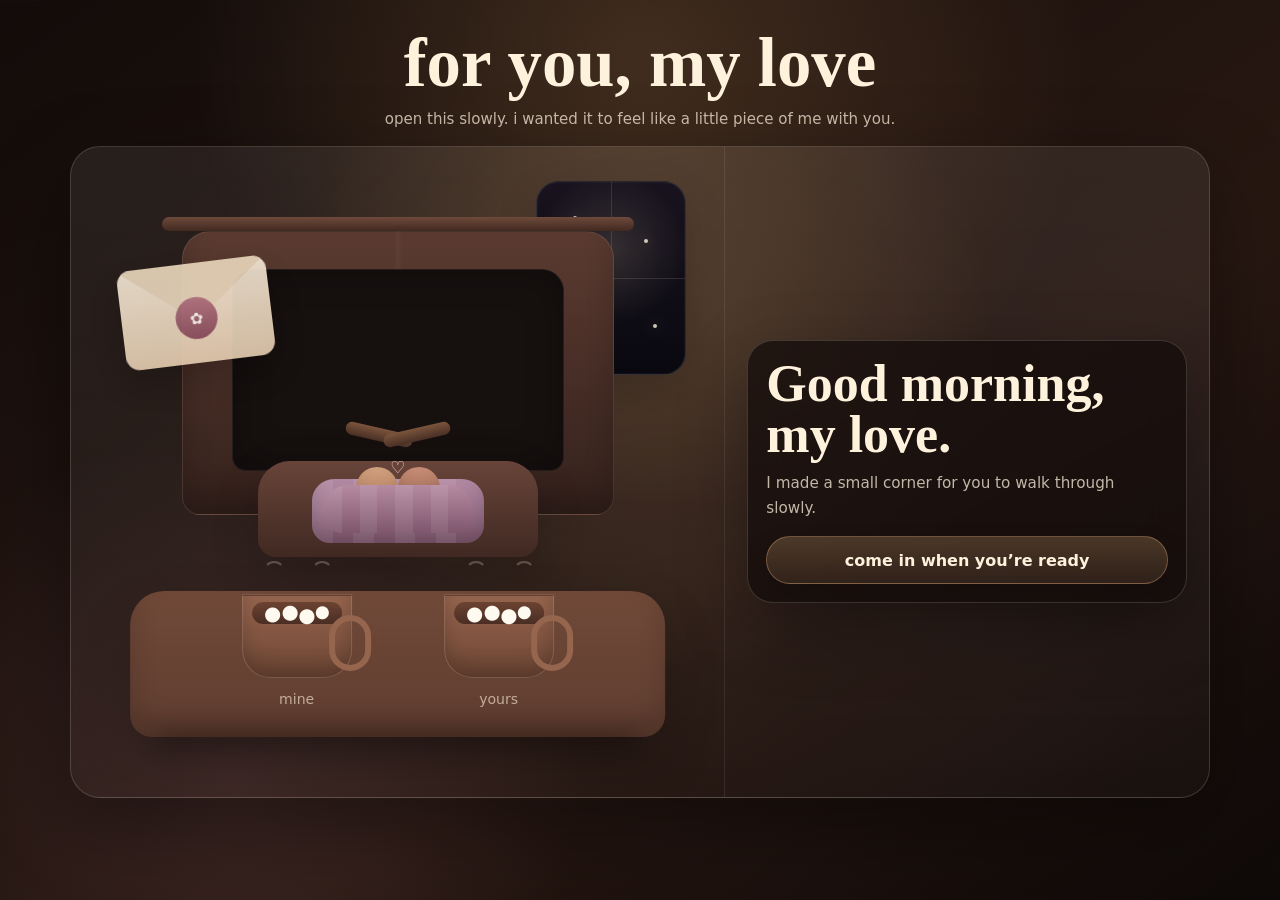
<file: valentines-final-stable-cocoa.html>
<!doctype html>
<html lang="en">
<head>
  <meta charset="utf-8" />
  <meta name="viewport" content="width=device-width,initial-scale=1,viewport-fit=cover" />
  <meta name="robots" content="noindex,nofollow" />
  <meta name="theme-color" content="#140c0a" />
  <title>A little corner for you</title>

  <style>
    :root {
      --bg: #130c0a;
      --bg2: #271711;
      --cream: #fff2dd;
      --muted: rgba(255, 242, 221, .74);
      --line: rgba(255, 242, 221, .16);
      --card: rgba(20, 13, 11, .76);
      --gold: #ffbf78;
      --ember: #ff8f55;
      --rose: #d995a2;
      --rose2: #8d5264;
      --wood: #704838;
      --blanket: #b48ba5;
      --blanket2: #7e566d;
      --leaf: #b7c196;
      --shadow: rgba(0,0,0,.38);
    }

    * { box-sizing: border-box; -webkit-tap-highlight-color: transparent; }
    html { scroll-behavior: smooth; color-scheme: dark; }

    body {
      margin: 0;
      min-height: 100svh;
      font-family: ui-sans-serif, system-ui, -apple-system, BlinkMacSystemFont, "Segoe UI", sans-serif;
      color: var(--cream);
      background:
        radial-gradient(circle at 50% 6%, rgba(255, 191, 120, .16), transparent 28rem),
        radial-gradient(circle at 18% 86%, rgba(217, 149, 162, .12), transparent 22rem),
        linear-gradient(145deg, var(--bg), var(--bg2) 62%, #0e0908);
      overflow-x: hidden;
    }

    body::before {
      content: "";
      position: fixed;
      inset: 0;
      pointer-events: none;
      background-image:
        linear-gradient(rgba(255,255,255,.024) 1px, transparent 1px),
        linear-gradient(90deg, rgba(255,255,255,.016) 1px, transparent 1px);
      background-size: 42px 42px;
      mask-image: linear-gradient(to bottom, rgba(0,0,0,.55), transparent);
      z-index: -1;
    }

    button { font: inherit; }

    .page {
      width: min(100% - 18px, 860px);
      margin: 0 auto;
      padding: max(14px, env(safe-area-inset-top)) 0 calc(28px + env(safe-area-inset-bottom));
    }

    .top {
      text-align: center;
      padding: 0 6px 14px;
    }

    .eyebrow {
      margin: 0 0 7px;
      text-transform: uppercase;
      letter-spacing: .22em;
      color: rgba(255, 242, 221, .58);
      font-size: .68rem;
      font-weight: 850;
    }

    h1, h2, h3 {
      margin: 0;
      font-family: Georgia, "Times New Roman", serif;
      line-height: .98;
      text-wrap: balance;
    }

    h1 { font-size: clamp(2.2rem, 10vw, 4.3rem); }
    h2 { font-size: clamp(1.95rem, 8vw, 3.25rem); }
    h3 { font-size: clamp(1.7rem, 7vw, 2.4rem); }

    p { line-height: 1.62; }

    .subtitle {
      max-width: 540px;
      margin: 10px auto 0;
      color: var(--muted);
      font-size: .94rem;
    }

    .stage {
      border: 1px solid var(--line);
      border-radius: 30px;
      overflow: hidden;
      background:
        radial-gradient(circle at 50% 28%, rgba(255, 191, 120, .12), transparent 22rem),
        linear-gradient(180deg, rgba(255,255,255,.07), rgba(255,255,255,.025));
      box-shadow: 0 28px 80px var(--shadow);
      isolation: isolate;
    }

    .room {
      position: relative;
      min-height: 570px;
      overflow: hidden;
      border-bottom: 1px solid rgba(255,255,255,.08);
    }



    .sky-copy {
      width: 100%;
      max-width: 620px;
    }

    .sky-scene-wrap {
      position: relative !important;
      width: min(360px, 100%) !important;
      min-height: 250px !important;
      margin: 18px 0 0 !important;
    }

    .sky-cuddle {
      position: absolute !important;
      left: 18px !important;
      bottom: 10px !important;
      width: 178px !important;
      height: 116px !important;
      margin: 0 !important;
      transform: none !important;
      cursor: pointer;
      z-index: 4;
      filter: drop-shadow(0 14px 24px rgba(0,0,0,.24));
    }

    .sky-cuddle::before {
      width: 142px !important;
      height: 48px !important;
      left: 16px !important;
      bottom: 10px !important;
    }

    .sky-head.one {
      left: 42px !important;
      top: 22px !important;
      width: 32px !important;
      height: 32px !important;
    }

    .sky-head.two {
      right: 42px !important;
      top: 22px !important;
      width: 32px !important;
      height: 32px !important;
    }

    .sky-cup.one {
      left: 54px !important;
      bottom: 44px !important;
      transform: scale(.78) !important;
    }

    .sky-cup.two {
      right: 54px !important;
      bottom: 44px !important;
      transform: scale(.78) !important;
    }

    .sky-blanket {
      left: 24px !important;
      right: 24px !important;
      bottom: 10px !important;
      height: 45px !important;
      border-radius: 24px 24px 14px 14px !important;
    }

    .sky-heart-layer {
      position: absolute !important;
      left: 0;
      right: 0;
      top: 0;
      bottom: 0;
      pointer-events: none;
      overflow: visible;
      z-index: 3;
    }

    .sky-float-heart {
      position: absolute;
      bottom: 78px;
      left: 94px;
      font-size: .86rem;
      color: #ffd7e2;
      opacity: 0;
      text-shadow: 0 0 12px rgba(255, 215, 226, .35);
      animation: skyHeartUpClean 3.1s ease-out forwards;
    }

    .sky-dialogue {
      position: absolute !important;
      left: 4px !important;
      bottom: 128px !important;
      width: 230px !important;
      height: 106px !important;
      min-height: 0 !important;
      inset: auto auto 128px 4px !important;
      z-index: 6;
      pointer-events: none;
    }

    .sky-bubble {
      max-width: 112px !important;
      padding: 7px 9px !important;
      font-size: .68rem !important;
      line-height: 1.22 !important;
      border-radius: 14px !important;
      box-shadow: 0 10px 20px rgba(0,0,0,.18) !important;
      opacity: 0;
      transform: translateY(6px) scale(.96);
      transition: opacity .45s ease, transform .45s ease;
    }

    .sky-bubble.is-visible {
      opacity: 1;
      transform: translateY(0) scale(1);
    }

    .sky-bubble.left,
    .sky-bubble.left.two,
    .sky-bubble.left.three {
      left: 0 !important;
      top: 10px !important;
      right: auto !important;
      text-align: left !important;
      border-radius: 14px 14px 14px 6px !important;
    }

    .sky-bubble.right,
    .sky-bubble.right.two,
    .sky-bubble.right.three {
      right: 0 !important;
      top: 36px !important;
      left: auto !important;
      text-align: right !important;
      border-radius: 14px 14px 6px 14px !important;
    }

    .sky-bubble.left::after,
    .sky-bubble.right::after {
      width: 8px !important;
      height: 8px !important;
      bottom: -4px !important;
    }

    @keyframes skyHeartUpClean {
      0% {
        opacity: 0;
        transform: translate(0, 0) scale(.7);
      }
      14% {
        opacity: .95;
      }
      100% {
        opacity: 0;
        transform: translate(var(--drift, 20px), -105px) scale(1.12);
      }
    }


    .old-sky-scene-wrap-unused {
      position: relative;
      width: min(360px, 100%);
      min-height: 230px;
      margin: 12px auto 0;
    }

    .sky-cuddle {
      position: relative;
      width: 280px;
      height: 170px;
      margin: 72px auto 0;
      cursor: pointer;
      z-index: 3;
      filter: drop-shadow(0 18px 36px rgba(0,0,0,.25));
    }

    .sky-heart-layer {
      position: absolute;
      inset: 0;
      pointer-events: none;
      overflow: visible;
      z-index: 2;
    }

    .sky-float-heart {
      position: absolute;
      bottom: 34px;
      left: 50%;
      font-size: 1rem;
      color: #ffd7e2;
      opacity: 0;
      text-shadow: 0 0 10px rgba(255, 215, 226, .28);
      animation: skyHeartUp 2.8s ease-out forwards;
    }

    .sky-dialogue {
      position: absolute;
      inset: 0 0 auto 0;
      z-index: 5;
      pointer-events: none;
      min-height: 180px;
    }

    .sky-bubble {
      position: absolute;
      max-width: 150px;
      padding: 9px 12px;
      border-radius: 18px;
      background:
        radial-gradient(circle at 18% 12%, rgba(255,255,255,.44), transparent 34%),
        linear-gradient(180deg, rgba(255, 249, 241, .98), rgba(244, 224, 205, .96));
      color: #55382f;
      font-family: Georgia, "Times New Roman", serif;
      font-size: .8rem;
      line-height: 1.28;
      box-shadow: 0 14px 28px rgba(0,0,0,.18);
      border: 1px solid rgba(255,255,255,.34);
      opacity: 0;
      transform: translateY(8px) scale(.96);
      transition: opacity .6s ease, transform .6s ease;
    }

    .sky-bubble.is-visible {
      opacity: 1;
      transform: translateY(0) scale(1);
    }

    .sky-bubble.left { left: 8px; top: 10px; border-radius: 18px 18px 18px 8px; }
    .sky-bubble.left::after {
      content: "";
      position: absolute;
      left: 18px;
      bottom: -5px;
      width: 11px;
      height: 11px;
      background: rgba(244, 224, 205, .96);
      transform: rotate(45deg);
    }

    .sky-bubble.right { right: 8px; top: 38px; border-radius: 18px 18px 8px 18px; text-align: right; }
    .sky-bubble.right::after {
      content: "";
      position: absolute;
      right: 18px;
      bottom: -5px;
      width: 11px;
      height: 11px;
      background: rgba(244, 224, 205, .96);
      transform: rotate(45deg);
    }

    .sky-bubble.left.two { left: -2px; top: 82px; }
    .sky-bubble.right.two { right: -2px; top: 112px; }
    .sky-bubble.left.three { left: 12px; top: 150px; }
    .sky-bubble.right.three { right: 12px; top: 178px; }

    @keyframes skyHeartUp {
      0% { opacity: 0; transform: translate(-50%, 0) scale(.8); }
      14% { opacity: .95; }
      100% { opacity: 0; transform: translate(calc(-50% + var(--drift, 0px)), -120px) scale(1.18); }
    }

    .kitty.baby {
      left: 50%;
      right: auto;
      bottom: -2px;
      width: 74px;
      height: 88px;
      transform: translateX(-50%);
      z-index: 4;
    }

    .kitty.baby .kitty-body {
      width: 58px;
      height: 46px;
    }

    .kitty.baby .kitty-head {
      width: 44px;
      height: 42px;
      top: 12px;
    }

    .kitty.baby .kitty-tail {
      width: 34px;
    }

    .moon-home-note {
      position: absolute;
      left: 50%;
      bottom: 112px;
      transform: translateX(-50%);
      padding: 8px 12px;
      border-radius: 16px;
      background:
        radial-gradient(circle at 18% 12%, rgba(255,255,255,.44), transparent 34%),
        linear-gradient(180deg, rgba(255, 249, 241, .98), rgba(244, 224, 205, .96));
      color: #55382f;
      font-family: Georgia, "Times New Roman", serif;
      font-size: .78rem;
      white-space: nowrap;
      box-shadow: 0 12px 22px rgba(0,0,0,.18);
      border: 1px solid rgba(255,255,255,.34);
    }

    .moon-home-note::after {
      content: "";
      position: absolute;
      left: 50%;
      bottom: -5px;
      width: 10px;
      height: 10px;
      background: rgba(244, 224, 205, .96);
      transform: translateX(-50%) rotate(45deg);
    }



    /* final sky tidy-up */
    .sky-section {
      min-height: 590px !important;
    }

    .sky-copy p {
      max-width: 360px !important;
      margin-left: 0 !important;
    }

    .sky-scene-wrap {
      width: min(340px, 100%) !important;
      min-height: 236px !important;
      margin: 14px 0 0 !important;
    }

    .sky-dialogue {
      left: 14px !important;
      bottom: 96px !important;
      width: 198px !important;
      height: 88px !important;
      inset: auto auto 96px 14px !important;
    }

    .sky-bubble {
      max-width: 102px !important;
      padding: 7px 9px !important;
      font-size: .66rem !important;
      line-height: 1.18 !important;
      border-radius: 13px !important;
      background:
        radial-gradient(circle at 18% 12%, rgba(255,255,255,.44), transparent 34%),
        linear-gradient(180deg, rgba(255, 249, 241, .98), rgba(244, 224, 205, .96)) !important;
    }

    .sky-bubble.left,
    .sky-bubble.left.two,
    .sky-bubble.left.three {
      left: 0 !important;
      top: 6px !important;
      border-radius: 13px 13px 13px 6px !important;
    }

    .sky-bubble.right,
    .sky-bubble.right.two,
    .sky-bubble.right.three {
      right: 8px !important;
      top: 26px !important;
      border-radius: 13px 13px 6px 13px !important;
    }

    .sky-cuddle {
      left: 18px !important;
      bottom: 12px !important;
      width: 160px !important;
      height: 108px !important;
      filter: drop-shadow(0 12px 22px rgba(0,0,0,.22)) !important;
    }

    .sky-head.one {
      left: 36px !important;
      top: 22px !important;
      width: 28px !important;
      height: 28px !important;
    }

    .sky-head.two {
      right: 36px !important;
      top: 22px !important;
      width: 28px !important;
      height: 28px !important;
    }

    .sky-cup.one {
      left: 44px !important;
      bottom: 38px !important;
      transform: scale(.66) !important;
    }

    .sky-cup.two {
      right: 44px !important;
      bottom: 38px !important;
      transform: scale(.66) !important;
    }

    .sky-blanket {
      left: 18px !important;
      right: 18px !important;
      bottom: 12px !important;
      height: 38px !important;
      border-radius: 18px 18px 12px 12px !important;
      background: linear-gradient(180deg, rgba(178,124,148,.96), rgba(100,69,88,.96)) !important;
    }


    .window {
      position: absolute;
      top: 22px;
      right: 18px;
      width: 108px;
      height: 142px;
      border-radius: 22px;
      background:
        radial-gradient(circle at 50% 35%, rgba(255, 230, 190, .14), transparent 52%),
        linear-gradient(180deg, #18131e, #09080f);
      border: 1px solid rgba(255,255,255,.12);
      box-shadow: inset 0 0 0 1px rgba(255,255,255,.03), 0 18px 42px rgba(0,0,0,.20);
      overflow: hidden;
    }

    .window::before,
    .window::after {
      content: "";
      position: absolute;
      background: rgba(255, 242, 221, .12);
    }

    .window::before { width: 1px; height: 100%; left: 50%; top: 0; }
    .window::after { height: 1px; width: 100%; left: 0; top: 50%; }

    .star {
      position: absolute;
      width: 4px;
      height: 4px;
      border-radius: 999px;
      background: var(--cream);
      opacity: .8;
      box-shadow: 0 0 14px rgba(255,255,255,.55);
      animation: twinkle 3.5s ease-in-out infinite;
    }

    .star:nth-child(1) { left: 24%; top: 18%; }
    .star:nth-child(2) { left: 72%; top: 30%; animation-delay: .6s; }
    .star:nth-child(3) { left: 34%; top: 68%; animation-delay: 1.2s; }
    .star:nth-child(4) { left: 78%; top: 74%; animation-delay: 1.8s; }

    .fireplace {
      position: absolute;
      left: 50%;
      top: 72px;
      width: min(390px, 94%);
      height: 300px;
      transform: translateX(-50%);
    }

    .mantel {
      position: absolute;
      top: 0;
      left: 14px;
      right: 14px;
      height: 14px;
      border-radius: 999px;
      background: linear-gradient(180deg, #6d4a3b, #422920);
    }

    .brick {
      position: absolute;
      top: 14px;
      left: 34px;
      right: 34px;
      bottom: 42px;
      border-radius: 28px 28px 18px 18px;
      background:
        linear-gradient(90deg, transparent 49%, rgba(255,255,255,.03) 50%, transparent 51%),
        linear-gradient(180deg, #5b3b31, #34211c);
      border: 1px solid rgba(255,255,255,.08);
      box-shadow: inset 0 -20px 28px rgba(0,0,0,.20);
    }

    .firebox {
      position: absolute;
      top: 52px;
      left: 48px;
      right: 48px;
      bottom: 84px;
      border-radius: 22px 22px 14px 14px;
      background: #16100f;
      border: 1px solid rgba(255,255,255,.06);
      overflow: hidden;
      box-shadow: inset 0 0 38px rgba(0,0,0,.25);
      transition: box-shadow .35s ease, background .35s ease;
    }

    .firebox::after {
      content: "";
      position: absolute;
      inset: 0;
      background: radial-gradient(circle at 50% 72%, rgba(255, 191, 120, .12), transparent 66%);
      animation: fireGlow 2.4s ease-in-out infinite;
      pointer-events: none;
      opacity: 0;
      transition: opacity .35s ease;
    }

    .logs {
      position: absolute;
      left: 50%;
      bottom: 18px;
      width: 106px;
      height: 24px;
      transform: translateX(-50%);
      z-index: 2;
    }

    .logs::before,
    .logs::after {
      content: "";
      position: absolute;
      width: 68px;
      height: 13px;
      border-radius: 999px;
      background: linear-gradient(180deg, #7b543c, #493025);
    }

    .logs::before { left: 0; transform: rotate(13deg); }
    .logs::after { right: 0; transform: rotate(-13deg); }

    .flame {
      position: absolute;
      left: 50%;
      bottom: 38px;
      width: 64px;
      height: 116px;
      transform: translateX(-50%) scale(.65);
      border-radius: 55% 55% 55% 55% / 72% 72% 38% 38%;
      background: radial-gradient(circle at 50% 78%, #fff2ce 0 18%, #ffc76d 20% 46%, #ff8b4a 50% 72%, transparent 76%);
      animation: flicker 1.25s ease-in-out infinite;
      opacity: 0;
      will-change: transform, filter;
      z-index: 3;
      transition: opacity .35s ease, transform .35s ease;
    }

    .flame.small {
      left: calc(50% + 31px);
      bottom: 46px;
      width: 44px;
      height: 82px;
      animation-delay: .18s;
    }

    .emberbed {
      position: absolute;
      left: 30px;
      right: 30px;
      bottom: 8px;
      height: 22px;
      background:
        radial-gradient(circle at 25% 50%, rgba(255, 139, 74, .75), transparent 28%),
        radial-gradient(circle at 50% 55%, rgba(255, 207, 120, .65), transparent 24%),
        radial-gradient(circle at 75% 50%, rgba(255, 139, 74, .65), transparent 28%);
      filter: blur(3px);
      animation: emberPulse 2s ease-in-out infinite;
      z-index: 1;
      opacity: 0;
      transition: opacity .35s ease;
    }

    .room.is-lit .firebox {
      background: radial-gradient(circle at 50% 100%, rgba(255, 151, 75, .18), transparent 70%), #1b1110;
      box-shadow: inset 0 0 84px rgba(255, 139, 74, .15), 0 0 70px rgba(255, 139, 74, .10);
    }

    .room.is-lit .firebox::after,
    .room.is-lit .emberbed { opacity: 1; }

    .room.is-lit .flame {
      opacity: 1;
      transform: translateX(-50%) scale(1);
    }

    .sofa {
      position: absolute;
      left: 50%;
      bottom: 0;
      width: 250px;
      height: 86px;
      border-radius: 32px 32px 18px 18px;
      transform: translateX(-50%);
      background: linear-gradient(180deg, #684439, #402922);
      box-shadow: 0 20px 48px rgba(0,0,0,.18);
    }

    .blanket {
      position: absolute;
      left: 50%;
      top: 18px;
      width: 172px;
      height: 64px;
      border-radius: 22px 22px 18px 18px;
      transform: translateX(-50%);
      background:
        linear-gradient(90deg, rgba(255,255,255,.08) 0 12%, transparent 12% 24%, rgba(255,255,255,.08) 24% 36%, transparent 36% 48%, rgba(255,255,255,.08) 48% 60%, transparent 60% 72%, rgba(255,255,255,.08) 72% 84%, transparent 84%),
        linear-gradient(180deg, var(--blanket), var(--blanket2));
      box-shadow: inset 0 -10px 18px rgba(0,0,0,.14);
    }

    .cuddle {
      position: absolute;
      left: 50%;
      bottom: 24px;
      width: 156px;
      height: 66px;
      transform: translateX(-50%);
      z-index: 2;
    }

    .head {
      position: absolute;
      top: 0;
      width: 42px;
      height: 42px;
      border-radius: 999px;
      background: linear-gradient(180deg, #d2a17f, #a97455);
      box-shadow: inset 0 -8px 14px rgba(0,0,0,.10);
    }

    .head.me { left: 36px; }
    .head.her { right: 36px; background: linear-gradient(180deg, #c98f76, #8f5c4d); }

    .cuddle-blanket {
      position: absolute;
      left: 50%;
      bottom: 0;
      width: 148px;
      height: 48px;
      border-radius: 24px 24px 18px 18px;
      transform: translateX(-50%);
      background:
        linear-gradient(90deg, rgba(255,255,255,.08) 0 12%, transparent 12% 24%, rgba(255,255,255,.08) 24% 36%, transparent 36% 48%, rgba(255,255,255,.08) 48% 60%, transparent 60% 72%, rgba(255,255,255,.08) 72% 84%, transparent 84%),
        linear-gradient(180deg, #b68ba2, #7e566d);
    }

    .cuddle-heart {
      position: absolute;
      left: 50%;
      top: -10px;
      transform: translateX(-50%);
      color: #ffd7d7;
      font-size: 1.05rem;
      animation: heartFloat 2.4s ease-in-out infinite;
    }

    .cat {
      position: absolute;
      left: 32px;
      bottom: 30px;
      width: 96px;
      height: 78px;
      filter: drop-shadow(0 12px 22px rgba(0,0,0,.22));
    }

    .cat-body {
      position: absolute;
      left: 12px;
      bottom: 0;
      width: 54px;
      height: 40px;
      border-radius: 22px 22px 20px 18px;
      background: linear-gradient(180deg, #c6a28c, #8f6a59);
    }

    .cat-head {
      position: absolute;
      left: 50px;
      bottom: 22px;
      width: 34px;
      height: 32px;
      border-radius: 50%;
      background: linear-gradient(180deg, #cfad94, #9b7662);
    }

    .cat-head::before,
    .cat-head::after {
      content: "";
      position: absolute;
      top: -8px;
      width: 10px;
      height: 12px;
      background: linear-gradient(180deg, #cfad94, #9b7662);
      clip-path: polygon(50% 0, 100% 100%, 0 100%);
    }

    .cat-head::before { left: 3px; transform: rotate(-16deg); }
    .cat-head::after { right: 3px; transform: rotate(16deg); }

    .cat-tail {
      position: absolute;
      left: 0;
      bottom: 18px;
      width: 46px;
      height: 12px;
      border-radius: 999px;
      background: linear-gradient(180deg, #cfad94, #9b7662);
      transform-origin: 100% 50%;
      animation: tailSwish 2.1s ease-in-out infinite;
    }

    .cat-eye {
      position: absolute;
      top: 13px;
      width: 4px;
      height: 4px;
      border-radius: 999px;
      background: #3c241a;
    }

    .cat-eye.left { left: 10px; }
    .cat-eye.right { right: 10px; }


    .cat {
      position: absolute;
      left: 18px;
      bottom: 118px;
      width: 108px;
      height: 86px;
      filter: drop-shadow(0 12px 22px rgba(0,0,0,.22));
      z-index: 4;
      transform: scale(1.02);
    }

    .cat-body {
      position: absolute;
      left: 12px;
      bottom: 0;
      width: 54px;
      height: 40px;
      border-radius: 22px 22px 20px 18px;
      background: linear-gradient(180deg, #c6a28c, #8f6a59);
    }

    .cat-head {
      position: absolute;
      left: 50px;
      bottom: 22px;
      width: 34px;
      height: 32px;
      border-radius: 50%;
      background: linear-gradient(180deg, #cfad94, #9b7662);
    }

    .cat-head::before,
    .cat-head::after {
      content: "";
      position: absolute;
      top: -8px;
      width: 10px;
      height: 12px;
      background: linear-gradient(180deg, #cfad94, #9b7662);
      clip-path: polygon(50% 0, 100% 100%, 0 100%);
    }

    .cat-head::before { left: 3px; transform: rotate(-16deg); }
    .cat-head::after { right: 3px; transform: rotate(16deg); }

    .cat-tail {
      position: absolute;
      left: 0;
      bottom: 18px;
      width: 46px;
      height: 12px;
      border-radius: 999px;
      background: linear-gradient(180deg, #cfad94, #9b7662);
      transform-origin: 100% 50%;
      animation: tailSwish 2.1s ease-in-out infinite;
    }

    .cat-eye {
      position: absolute;
      top: 13px;
      width: 4px;
      height: 4px;
      border-radius: 999px;
      background: #3c241a;
      animation: catBlink 5s infinite;
      transform-origin: center;
    }

    .cat-eye.left { left: 10px; }
    .cat-eye.right { right: 10px; }

    .gift-tag {
      position: absolute;
      left: 50%;
      bottom: -18px;
      transform: translateX(-50%);
      color: rgba(255,242,221,.88);
      font-size: .76rem;
      letter-spacing: .14em;
      text-transform: lowercase;
      white-space: nowrap;
      text-shadow: 0 0 12px rgba(255, 226, 170, .4);
      animation: giftGlow 2.4s ease-in-out infinite;
    }

    .gift-box::after {
      content: "";
      position: absolute;
      inset: 18px 28px 8px;
      border-radius: 24px;
      background: radial-gradient(circle, rgba(255, 208, 150, .18), transparent 68%);
      filter: blur(10px);
      z-index: 0;
      animation: giftAura 3s ease-in-out infinite;
    }

    .sky-section {
      background:
        radial-gradient(circle at 50% 16%, rgba(255,255,255,.09), transparent 18rem),
        radial-gradient(circle at 78% 18%, rgba(166, 179, 255, .12), transparent 14rem),
        linear-gradient(180deg, #05060f, #0b1022 42%, #171428);
      min-height: 580px;
      position: relative;
      display: none;
      align-items: center;
      justify-items: center;
      overflow: hidden;
    }

    .sky-section::after {
      content: "";
      position: absolute;
      left: 0;
      right: 0;
      bottom: 0;
      height: 160px;
      background: linear-gradient(180deg, transparent, rgba(255, 191, 120, .08) 45%, rgba(255, 191, 120, .12));
      pointer-events: none;
    }

    .sky-copy {
      position: relative;
      z-index: 2;
      text-align: center;
      max-width: 640px;
      padding-top: 26px;
    }

    .sky-cuddle {
      position: relative;
      z-index: 2;
      width: 280px;
      height: 170px;
      margin-top: 28px;
      filter: drop-shadow(0 18px 36px rgba(0,0,0,.25));
    }

    .sky-cuddle::before {
      content: "";
      position: absolute;
      left: 50%;
      bottom: 24px;
      width: 220px;
      height: 84px;
      transform: translateX(-50%);
      border-radius: 999px;
      background: radial-gradient(circle, rgba(255, 223, 180, .16), transparent 68%);
      filter: blur(10px);
    }

    .cat { display: none !important; }


    .cuddle .head {
      transition: left 1.2s ease, right 1.2s ease, top 1.2s ease, transform 1.2s ease, opacity .6s ease;
    }

    .cuddle-blanket {
      transition: width 1.4s ease, height 1.4s ease, transform 1.4s ease, bottom 1.4s ease, border-radius 1.4s ease;
    }

    .room.is-cuddled .head.me {
      left: 44px;
      top: 3px;
      transform: rotate(-4deg);
    }

    .room.is-cuddled .head.her {
      right: 44px;
      top: 3px;
      transform: rotate(4deg);
    }

    .room.is-cuddled .cuddle-blanket {
      width: 164px;
      height: 58px;
      bottom: -2px;
      border-radius: 28px 28px 22px 22px;
      transform: translateX(-50%) translateY(-2px);
      box-shadow: 0 10px 24px rgba(0,0,0,.18);
    }

    .room.is-cuddled .cuddle-heart {
      animation-duration: 3.4s;
    }

    .table {
      position: absolute;
      left: 50%;
      top: 390px;
      width: min(340px, 86%);
      height: 112px;
      transform: translateX(-50%);
      border-radius: 34px 34px 22px 22px;
      background: linear-gradient(180deg, #704938, #5f3d30);
      box-shadow: inset 0 -16px 26px rgba(0,0,0,.16), 0 24px 54px rgba(0,0,0,.20);
    }

    .table::after {
      content: "";
      position: absolute;
      left: 25px;
      right: 25px;
      bottom: -12px;
      height: 18px;
      border-radius: 999px;
      background: rgba(0,0,0,.24);
      filter: blur(10px);
    }

    .mugs {
      position: absolute;
      inset: 0;
      display: flex;
      align-items: center;
      justify-content: center;
      gap: 52px;
      transform: translateY(-20px);
    }

    .mug {
      position: relative;
      width: 78px;
      height: 64px;
      border-radius: 0 0 20px 20px;
      background: linear-gradient(180deg, #96654e, #6c4534);
      border: 1px solid rgba(255,255,255,.10);
      box-shadow: inset 0 -10px 18px rgba(0,0,0,.18);
      transform-origin: 50% 90%;
    }

    .mug::before {
      content: "";
      position: absolute;
      top: 7px;
      left: 7px;
      right: 7px;
      height: 17px;
      border-radius: 999px;
      background: linear-gradient(180deg, #6c4332, #4a2d23);
    }

    .mug::after {
      content: "";
      position: absolute;
      top: 16px;
      right: -15px;
      width: 22px;
      height: 30px;
      border-radius: 999px;
      border: 5px solid #96654e;
    }

    .mug-label {
      position: absolute;
      top: 74px;
      left: 50%;
      transform: translateX(-50%);
      color: rgba(255, 242, 221, .62);
      font-size: .78rem;
      white-space: nowrap;
    }

    .mallows {
      position: absolute;
      top: 9px;
      left: 50%;
      width: 52px;
      height: 16px;
      transform: translateX(-50%);
      background:
        radial-gradient(circle at 15% 50%, #fffaf0 0 7px, transparent 8px),
        radial-gradient(circle at 40% 42%, #fffaf0 0 7px, transparent 8px),
        radial-gradient(circle at 64% 58%, #fffaf0 0 7px, transparent 8px),
        radial-gradient(circle at 86% 40%, #fffaf0 0 6px, transparent 7px);
      z-index: 2;
    }

    .steam {
      position: absolute;
      top: -34px;
      width: 22px;
      height: 46px;
      border-radius: 999px;
      border: 2px solid rgba(255, 242, 221, .24);
      border-color: rgba(255, 242, 221, .24) transparent transparent transparent;
      animation: steam 3.6s ease-in-out infinite;
    }

    .steam.one { left: 20px; }
    .steam.two { right: 18px; animation-delay: .9s; }

    .room.is-cheering .mug:first-child { animation: cheersLeft 1.6s ease-in-out 2; }
    .room.is-cheering .mug:last-child { animation: cheersRight 1.6s ease-in-out 2; }

    .letter-prop {
      position: absolute;
      left: 18px;
      top: 96px;
      width: 104px;
      height: 72px;
      transform: rotate(-7deg);
      border-radius: 14px;
      background: linear-gradient(180deg, #f7ead8, #e6ceb2);
      box-shadow: 0 16px 34px rgba(0,0,0,.22);
      opacity: .9;
    }

    .letter-prop::before {
      content: "";
      position: absolute;
      inset: 0;
      clip-path: polygon(0 0, 100% 0, 50% 58%);
      background: #ead7bd;
      border-radius: 14px 14px 0 0;
    }

    .lily-seal-small {
      position: absolute;
      left: 50%;
      top: 23px;
      width: 31px;
      height: 31px;
      border-radius: 999px;
      transform: translateX(-50%);
      background: linear-gradient(180deg, #b87986, #8e5360);
      display: grid;
      place-items: center;
      font-size: 1rem;
      color: #fff9f1;
      z-index: 2;
    }

    .step-area { padding: 14px; }

    .panel {
      border: 1px solid var(--line);
      border-radius: 26px;
      padding: 18px;
      background: var(--card);
      backdrop-filter: blur(18px);
      box-shadow: 0 24px 70px rgba(0,0,0,.30);
    }

    .panel.is-hidden { display: none; }

    .panel p {
      color: var(--muted);
      font-size: .95rem;
      margin: 10px 0 0;
    }


    /* remove stray kiss-corner decorations everywhere */
    .button::before,
    .button::after,
    .panel::before,
    .panel::after,
    .flower-section::before,
    .flower-section::after,
    .letter-section::before,
    .letter-section::after,
    .movie-section::before,
    .movie-section::after {
      content: none !important;
      display: none !important;
    }

    #receiveKissBtn {
      padding-left: 17px !important;
    }

    #receiveKissBtn::before,
    #receiveKissBtn::after {
      content: none !important;
      display: none !important;
    }


    /* absolutely no stray kiss/lip corner marks */
    *::before,
    *::after {
      background-repeat: no-repeat;
    }

    .button::before,
    .button::after,
    .panel::before,
    .panel::after,
    .flower-section::before,
    .flower-section::after,
    .letter-section::before,
    .letter-section::after,
    .movie-section::before,
    .movie-section::after {
      content: none !important;
      display: none !important;
    }

    .button {
      appearance: none;
      border: 1px solid rgba(255, 194, 135, .30);
      border-radius: 999px;
      background: linear-gradient(180deg, rgba(255, 194, 135, .22), rgba(255, 194, 135, .10));
      color: var(--cream);
      min-height: 48px;
      padding: 13px 17px;
      font-weight: 740;
      cursor: pointer;
      transition: transform .2s ease, border-color .2s ease, opacity .2s ease;
      box-shadow: 0 14px 30px rgba(0,0,0,.16);
      touch-action: manipulation;
    }

    .button:hover:not(:disabled),
    .button:focus-visible {
      transform: translateY(-2px);
      border-color: rgba(255, 194, 135, .52);
    }

    .button.full { width: 100%; margin-top: 16px; }
    .button.alt { background: rgba(255,255,255,.05); border-color: rgba(255,255,255,.12); }

    /* make absolutely sure the kiss decoration only appears on the receive-kiss button */
    .button::before,
    .button::after {
      content: none !important;
      display: none !important;
    }
.cozy-letter {
      background: linear-gradient(180deg, #f8ead8, #e8cfb4);
      box-shadow: 0 22px 44px rgba(0,0,0,.22), 0 0 0 1px rgba(255,255,255,.04) inset;
    }

    .cozy-letter .paper {
      background:
        linear-gradient(180deg, rgba(255,255,255,.15), rgba(255,255,255,0)),
        repeating-linear-gradient(180deg, transparent 0 22px, rgba(120,93,77,.07) 22px 23px),
        linear-gradient(180deg, #fffaf1, #f7ebda);
    }

    .cozy-letter .wax {
      background: linear-gradient(180deg, #c98695, #945a68);
    }

    .seal-flower {
      font-size: 1.35rem;
      line-height: 1;
      filter: drop-shadow(0 1px 0 rgba(255,255,255,.22));
    }

    .envelope-label {
      position: absolute;
      left: 50%;
      bottom: 16px;
      transform: translateX(-50%);
      font-family: Georgia, "Times New Roman", serif;
      color: rgba(88,62,55,.9);
      font-size: 1.18rem;
      text-transform: lowercase;
      z-index: 5;
      letter-spacing: .02em;
    }

    .letter {
      position: relative;
      margin-top: 46px;
      text-align: left;
      border: 1px solid rgba(255,255,255,.11);
      border-radius: 22px;
      padding: 20px;
      background:
        linear-gradient(180deg, rgba(255,255,255,.14), rgba(255,255,255,.04)),
        repeating-linear-gradient(180deg, transparent 0 24px, rgba(255,255,255,.055) 24px 25px),
        rgba(255, 242, 221, .07);
      color: var(--muted);
      line-height: 1.62;
      overflow: hidden;
    }

    .letter::before {
      content: "♡";
      position: absolute;
      right: 18px;
      top: 12px;
      color: rgba(255,242,221,.42);
      font-size: 1.15rem;
      transform: rotate(5deg);
      font-family: Georgia, "Times New Roman", serif;
    }



    .game-area {
      position: relative;
      height: 206px;
      border-radius: 22px;
      overflow: hidden;
      border: 1px solid rgba(255,255,255,.10);
      background:
        radial-gradient(circle at 50% 0, rgba(255, 242, 221, .08), transparent 65%),
        linear-gradient(180deg, #1e1514, #120d0d);
      margin-top: 14px;
      user-select: none;
    }

    .lane-guide {
      position: absolute;
      inset: 0;
      display: grid;
      grid-template-columns: repeat(3, 1fr);
      pointer-events: none;
    }

    .lane-guide span {
      border-right: 1px dashed rgba(255,255,255,.08);
    }

    .lane-guide span:last-child { border-right: 0; }

    .lane-hint {
      position: absolute;
      left: 50%;
      top: 12px;
      transform: translateX(-50%);
      color: rgba(255,242,221,.44);
      font-size: .72rem;
      letter-spacing: .12em;
      text-transform: lowercase;
      white-space: nowrap;
      pointer-events: none;
      z-index: 2;
    }

    .game-cup {
      position: absolute;
      bottom: 16px;
      left: 0;
      width: 82px;
      height: 46px;
      border-radius: 0 0 18px 18px;
      background: linear-gradient(180deg, #95654e, #704937);
      border: 1px solid rgba(255,255,255,.10);
      will-change: transform;
      transition: transform .18s ease-out;
      z-index: 3;
    }

    .game-cup::before {
      content: "";
      position: absolute;
      top: -4px;
      left: 4px;
      right: 4px;
      height: 8px;
      border-radius: 999px;
      background: #fff8ed;
    }

    .game-cup::after {
      content: "";
      position: absolute;
      top: 8px;
      right: -14px;
      width: 20px;
      height: 24px;
      border-radius: 999px;
      border: 4px solid #95654e;
    }

    .falling-mallow {
      position: absolute;
      width: 22px;
      height: 22px;
      border-radius: 7px;
      background: linear-gradient(180deg, #fffdf7, #f4eadc);
      box-shadow: inset 0 -2px 4px rgba(0,0,0,.06);
      pointer-events: none;
      z-index: 2;
      will-change: transform;
    }

    .controls {
      display: grid;
      grid-template-columns: 58px 1fr 58px;
      gap: 10px;
      margin-top: 12px;
    }

    .score-row {
      display: flex;
      justify-content: space-between;
      gap: 12px;
      margin-top: 12px;
      color: var(--muted);
      font-size: .92rem;
      flex-wrap: wrap;
    }

    .score-row strong { color: var(--cream); }

    .below {
      padding: 24px 0 0;
      display: grid;
      gap: 22px;
    }

    .flower-section,
    .letter-section,
    .movie-section,
    .sky-section {
      border: 1px solid var(--line);
      border-radius: 30px;
      padding: 24px;
      background:
        linear-gradient(180deg, rgba(255,255,255,.07), rgba(255,255,255,.025)),
        rgba(20, 13, 11, .55);
      box-shadow: 0 24px 70px rgba(0,0,0,.30);
      text-align: center;
      overflow: hidden;
    }

    .flower-section p,
    .letter-section p,
    .movie-section p,
    .sky-section p {
      color: var(--muted);
      margin: 12px auto 0;
      max-width: 560px;
    }


    .carta-card,
    .carta-paper,
    .carta-flap,
    .carta-seal,
    .carta-title,
    .carta-sub,
    .carta-lily,
    .sketchbook,
    .sketchbook-page,
    .sketchbook-lily,
    .sketchbook-title,
    .sketchbook-sub,
    .sketchbook-stamp {
      display: none !important;
    }

    .gift-scene {
      position: relative;
      display: grid;
      place-items: center;
      min-height: 490px;
      margin-top: 10px;
    }

    .gift-box {
      position: relative;
      width: min(240px, 72vw);
      height: 196px;
      border: 0;
      background: transparent;
      cursor: pointer;
      transition: transform .25s ease;
      z-index: 6;
      touch-action: manipulation;
    }

    .gift-box:hover,
    .gift-box:focus-visible {
      transform: translateY(-4px);
    }

    .gift-body,
    .gift-lid {
      position: absolute;
      left: 50%;
      transform: translateX(-50%);
      background:
        linear-gradient(90deg, transparent 45%, rgba(255,255,255,.16) 45% 55%, transparent 55%),
        linear-gradient(180deg, #d99ba8, #985c70);
      box-shadow: 0 20px 42px rgba(0,0,0,.24);
    }

    .gift-body {
      bottom: 18px;
      width: 196px;
      height: 120px;
      border-radius: 18px 18px 24px 24px;
    }

    .gift-lid {
      top: 28px;
      width: 220px;
      height: 52px;
      border-radius: 18px;
      z-index: 3;
      transform-origin: 50% 100%;
      transition: transform 1s cubic-bezier(.2,.9,.2,1.15), opacity .55s ease;
    }

    .gift-ribbon.vertical,
    .gift-ribbon.horizontal {
      position: absolute;
      left: 50%;
      background: rgba(255,242,221,.62);
      z-index: 5;
      border-radius: 999px;
      pointer-events: none;
    }

    .gift-ribbon.vertical {
      bottom: 18px;
      width: 28px;
      height: 120px;
      transform: translateX(-50%);
    }

    .gift-ribbon.horizontal {
      bottom: 76px;
      width: 196px;
      height: 24px;
      transform: translateX(-50%);
    }

    .gift-tag {
      position: absolute;
      left: 50%;
      bottom: -18px;
      transform: translateX(-50%);
      color: rgba(255,242,221,.72);
      font-size: .76rem;
      letter-spacing: .14em;
      text-transform: lowercase;
      white-space: nowrap;
    }

    .bouquet-stage {
      position: absolute;
      inset: 0;
      display: grid;
      place-items: center;
      opacity: 0;
      transform: translateY(30px) scale(.72);
      transition: opacity .7s ease .35s, transform 1.15s cubic-bezier(.2,.9,.2,1.12) .35s;
      pointer-events: none;
    }

    .bouquet-stage::before {
      content: "";
      position: absolute;
      width: min(330px, 86vw);
      height: min(330px, 86vw);
      border-radius: 999px;
      background: radial-gradient(circle, rgba(255, 242, 221, .20), rgba(217, 149, 162, .10) 44%, transparent 70%);
      filter: blur(14px);
      animation: lilyAura 3s ease-in-out infinite;
    }

    .bouquet {
      position: relative;
      width: min(330px, 88vw);
      height: min(330px, 88vw);
      overflow: visible;
      filter: drop-shadow(0 22px 44px rgba(0,0,0,.30));
    }

    .bouquet .stem {
      fill: none;
      stroke: var(--leaf);
      stroke-width: 6;
      stroke-linecap: round;
      stroke-dasharray: 120;
      stroke-dashoffset: 120;
    }

    .bouquet .leaf {
      fill: rgba(183,193,150,.24);
      stroke: var(--leaf);
      stroke-width: 3;
      opacity: 0;
      transform-box: fill-box;
      transform-origin: center;
      transform: scale(.4);
    }

    .bouquet .petal {
      fill: #fff8ed;
      stroke: rgba(255,255,255,.62);
      stroke-width: 2;
      transform-box: fill-box;
      transform-origin: center bottom;
      transform: scale(.05) translateY(42px);
      opacity: 0;
    }

    .bouquet .petal.blush { fill: #f6dfdc; }
    .bouquet .petal.gold { fill: #ffe3bc; }
    .bouquet .center { fill: #ffe7a8; opacity: 0; }

    .heart-ribbon {
      fill: none;
      stroke: #f0a4b4;
      stroke-width: 8;
      stroke-linecap: round;
      stroke-linejoin: round;
      stroke-dasharray: 260;
      stroke-dashoffset: 260;
      filter: drop-shadow(0 4px 10px rgba(0,0,0,.18));
    }

    .firefly,
    .aroma {
      position: absolute;
      opacity: 0;
      pointer-events: none;
    }

    .firefly {
      width: 8px;
      height: 8px;
      border-radius: 999px;
      background: rgba(255, 230, 160, .95);
      box-shadow: 0 0 16px rgba(255, 230, 160, .75);
    }

    .firefly.one { left: 16%; top: 22%; }
    .firefly.two { right: 18%; top: 18%; animation-delay: .7s; }
    .firefly.three { left: 22%; bottom: 28%; animation-delay: 1.2s; }
    .firefly.four { right: 20%; bottom: 30%; animation-delay: .3s; }
    .firefly.five { left: 48%; top: 10%; animation-delay: 1.7s; }

    .aroma {
      width: 54px;
      height: 84px;
      border-radius: 999px;
      border: 2px solid rgba(255,242,221,.18);
      border-color: rgba(255,242,221,.20) transparent transparent transparent;
      filter: blur(.3px);
    }

    .aroma.one { left: 28%; top: 12%; }
    .aroma.two { right: 28%; top: 18%; animation-delay: .9s; }

    .gift-quote {
      opacity: 0;
      transform: translateY(14px);
      transition: opacity .7s ease 2.05s, transform .7s ease 2.05s;
      margin-top: 22px !important;
      border: 1px solid rgba(255,255,255,.11);
      border-radius: 22px;
      padding: 18px;
      background: rgba(16, 10, 9, .78);
      font-family: Georgia, "Times New Roman", serif;
      font-size: clamp(1.16rem, 5vw, 1.6rem);
      line-height: 1.4;
      color: var(--cream) !important;
      max-width: 590px;
      position: relative;
      z-index: 8;
      text-shadow: 0 1px 0 rgba(0,0,0,.15);
    }

    .gift-scene.is-open .gift-lid {
      transform: translateX(-50%) translateY(-102px) rotate(-14deg);
      opacity: .92;
    }

    .gift-scene.is-open .gift-body,
    .gift-scene.is-open .gift-ribbon,
    .gift-scene.is-open .gift-tag {
      opacity: 0;
      transition: opacity .35s ease .22s;
    }

    .gift-scene.is-open .gift-box { opacity: 0; pointer-events: none; transition: opacity .45s ease .18s; }
    .gift-scene.is-open .gift-tag { opacity: 0 !important; visibility: hidden; }
    .gift-scene.is-open .gift-lid,
    .gift-scene.is-open .gift-body,
    .gift-scene.is-open .gift-ribbon { pointer-events: none; }
    .gift-scene.is-open .bouquet-stage {
      opacity: 1;
      transform: translateY(-20px) scale(1);
    }

    .gift-scene.is-open .bouquet .stem { animation: drawStem .7s ease forwards .32s; }
    .gift-scene.is-open .bouquet .leaf { animation: leafBloom .55s ease forwards .72s; }
    .gift-scene.is-open .bouquet .petal { animation: petalBloom .72s cubic-bezier(.2,.9,.2,1.25) forwards .82s; }
    .gift-scene.is-open .bouquet .f2 .petal { animation-delay: .96s; }
    .gift-scene.is-open .bouquet .f3 .petal { animation-delay: 1.06s; }
    .gift-scene.is-open .bouquet .f4 .petal { animation-delay: 1.16s; }
    .gift-scene.is-open .bouquet .f5 .petal { animation-delay: 1.26s; }
    .gift-scene.is-open .bouquet .center { animation: centerPop .45s ease forwards 1.35s; }
    .gift-scene.is-open .heart-ribbon { animation: ribbonDraw .85s ease forwards 1.15s; }
    .gift-scene.is-open .firefly { animation: firefly 3.4s ease-in-out infinite 1.45s; }
    .gift-scene.is-open .aroma { animation: aroma 4.2s ease-in-out infinite 1.45s; }
    .gift-scene.is-open .gift-quote { opacity: 1; transform: translateY(0); }

    .envelope {
      position: relative;
      width: min(280px, 100%);
      height: 172px;
      margin: 20px auto 8px;
      border: 0;
      padding: 0;
      border-radius: 24px;
      background: linear-gradient(180deg, #f7ead8, #e6ceb2);
      box-shadow: 0 20px 45px rgba(0,0,0,.22);
      cursor: pointer;
      transition: transform .2s ease;
      display: block;
      touch-action: manipulation;
    }

    .envelope:hover,
    .envelope:focus-visible { transform: translateY(-3px); }

    .envelope-flap {
      position: absolute;
      inset: 0;
      clip-path: polygon(0 0, 100% 0, 50% 58%);
      border-radius: 24px 24px 0 0;
      background: #ead7bd;
      transform-origin: top center;
      transition: transform .8s ease;
      z-index: 3;
    }

    .paper {
      position: absolute;
      left: 18px;
      right: 18px;
      top: 28px;
      bottom: 18px;
      border-radius: 14px;
      background: linear-gradient(180deg, #fffaf1, #f6ebda);
      transform: translateY(16px);
      transition: transform .8s ease;
      z-index: 1;
    }

    .wax {
      position: absolute;
      left: 50%;
      top: 54px;
      width: 64px;
      height: 64px;
      transform: translateX(-50%);
      border-radius: 999px;
      background: linear-gradient(180deg, #b87986, #8e5360);
      display: grid;
      place-items: center;
      z-index: 4;
      box-shadow: 0 12px 22px rgba(0,0,0,.18);
      animation: pulse 3s ease-in-out infinite;
      transition: transform .6s ease, opacity .6s ease;
    }

    .tiny-lily { width: 44px; height: 44px; overflow: visible; }
    .tiny-lily path {
      fill: #fff8ee;
      stroke: rgba(255,255,255,.68);
      stroke-width: 2.2;
      stroke-linejoin: round;
    }

    .tiny-lily .stem {
      fill: none;
      stroke: #fff8ee;
      stroke-width: 4;
      stroke-linecap: round;
    }

    .letter-section.is-open .envelope-flap { transform: rotateX(180deg); }
    .letter-section.is-open .paper { transform: translateY(-36px); }
    .letter-section.is-open .wax {
      animation: none;
      opacity: .82;
      transform: translateX(-50%) scale(.88);
    }

    .letter {
      margin-top: 46px;
      text-align: left;
      border: 1px solid rgba(255,255,255,.11);
      border-radius: 22px;
      padding: 20px;
      background: rgba(255, 242, 221, .08);
      color: var(--muted);
      line-height: 1.62;
    }

    .letter h3 { color: var(--cream); margin-bottom: 12px; }
    .signature {
      font-family: Georgia, "Times New Roman", serif;
      color: var(--cream) !important;
      font-size: 1.22rem !important;
      margin-top: 18px !important;
    }

    .movie-options {
      display: grid;
      gap: 12px;
      grid-template-columns: 1fr;
      margin-top: 20px;
    }

    .yay {
      display: none;
      margin-top: 20px;
      border: 1px solid rgba(255,255,255,.12);
      border-radius: 24px;
      padding: 20px;
      background:
        radial-gradient(circle at 50% 0%, rgba(255, 191, 120, .20), transparent 70%),
        rgba(255,255,255,.06);
    }

    .yay.is-visible {
      display: block;
      animation: yayPop .45s ease both;
    }

    .yay strong {
      display: block;
      font-family: Georgia, "Times New Roman", serif;
      font-size: clamp(2rem, 10vw, 3.5rem);
      color: var(--cream);
      text-shadow: 0 0 24px rgba(255, 191, 120, .22);
    }

    .blush {
      display: inline-grid;
      place-items: center;
      margin-top: 12px;
      width: 74px;
      height: 74px;
      border-radius: 999px;
      background: #ffd79b;
      color: #5b352b;
      font-size: 2.1rem;
      box-shadow: 0 16px 36px rgba(0,0,0,.22);
      animation: blushBounce 1.6s ease-in-out infinite;
    }

    .sky-section {
      background:
        radial-gradient(circle at 50% 18%, rgba(255,255,255,.08), transparent 20rem),
        linear-gradient(180deg, #080814, #111225 42%, #181325);
      min-height: 540px;
      position: relative;
      display: none;
      align-items: center;
      justify-items: center;
      overflow: hidden;
    }

    .sky-section.is-visible {
      display: grid;
      animation: yayPop .5s ease both;
    }

    .sky-stars {
      position: absolute;
      inset: 0;
      pointer-events: none;
    }

    .sky-stars span {
      position: absolute;
      width: 4px;
      height: 4px;
      border-radius: 999px;
      background: #fff6de;
      box-shadow: 0 0 12px rgba(255,255,255,.5);
      animation: twinkle 3.5s ease-in-out infinite;
    }

    .sky-stars span:nth-child(1) { left: 12%; top: 18%; }
    .sky-stars span:nth-child(2) { left: 22%; top: 30%; animation-delay: .8s; }
    .sky-stars span:nth-child(3) { left: 76%; top: 22%; animation-delay: 1.4s; }
    .sky-stars span:nth-child(4) { left: 68%; top: 14%; animation-delay: .3s; }
    .sky-stars span:nth-child(5) { left: 48%; top: 20%; animation-delay: 1.7s; }
    .sky-stars span:nth-child(6) { left: 84%; top: 36%; animation-delay: 1.1s; }
    .sky-stars span:nth-child(7) { left: 18%; top: 44%; animation-delay: .5s; }
    .sky-stars span:nth-child(8) { left: 58%; top: 34%; animation-delay: 1.9s; }

    .shooting-star {
      position: absolute;
      top: 90px;
      left: -40px;
      width: 140px;
      height: 2px;
      background: linear-gradient(90deg, rgba(255,255,255,0), rgba(255,240,200,.95), rgba(255,255,255,0));
      transform: rotate(-22deg);
      filter: drop-shadow(0 0 10px rgba(255,240,200,.65));
      animation: shootingStar 5.5s ease-in-out infinite;
    }

    .sky-copy {
      position: relative;
      z-index: 2;
      text-align: center;
      max-width: 640px;
      padding-top: 18px;
    }

    .sky-copy h2 {
      font-size: clamp(2.4rem, 11vw, 4.6rem);
      color: #fff7e5;
      text-shadow: 0 0 24px rgba(255,255,255,.12);
    }

    .sky-copy p {
      color: rgba(255,255,255,.78);
      max-width: 480px;
    }

    .sky-cuddle {
      position: relative;
      z-index: 2;
      width: 280px;
      height: 170px;
      margin-top: 28px;
    }

    .sky-blanket {
      position: absolute;
      left: 50%;
      bottom: 0;
      width: 210px;
      height: 70px;
      border-radius: 30px 30px 18px 18px;
      transform: translateX(-50%);
      background:
        linear-gradient(90deg, rgba(255,255,255,.09) 0 12%, transparent 12% 24%, rgba(255,255,255,.09) 24% 36%, transparent 36% 48%, rgba(255,255,255,.09) 48% 60%, transparent 60% 72%, rgba(255,255,255,.09) 72% 84%, transparent 84%),
        linear-gradient(180deg, #b68ba2, #7e566d);
      box-shadow: 0 18px 38px rgba(0,0,0,.24);
    }

    .sky-head {
      position: absolute;
      top: 48px;
      width: 48px;
      height: 48px;
      border-radius: 999px;
      background: linear-gradient(180deg, #d6b39a, #9f775f);
      box-shadow: 0 12px 24px rgba(0,0,0,.18);
    }

    .sky-head.one { left: 86px; }
    .sky-head.two { right: 86px; background: linear-gradient(180deg, #c89a85, #8d6250); }

    .sky-cup {
      position: absolute;
      top: 98px;
      width: 34px;
      height: 22px;
      border-radius: 0 0 12px 12px;
      background: linear-gradient(180deg, #95654e, #704937);
      border: 1px solid rgba(255,255,255,.10);
    }

    .sky-cup::after {
      content: "";
      position: absolute;
      top: 5px;
      right: -8px;
      width: 10px;
      height: 12px;
      border-radius: 999px;
      border: 2px solid #95654e;
    }

    .sky-cup.one { left: 102px; }
    .sky-cup.two { right: 102px; }



    .quiet-continue {
      margin-top: 22px !important;
      background: rgba(255,255,255,.055);
      border-color: rgba(255,255,255,.16);
      font-weight: 720;
    }

    .section-note {
      color: rgba(255,242,221,.58) !important;
      font-size: .88rem !important;
      margin-top: 14px !important;
    }


    .locked-section {
      display: none !important;
    }

    .unlocking {
      animation: sectionReveal 1.05s ease both;
    }

    .focus-note {
      margin-top: 10px !important;
      color: rgba(255,242,221,.56) !important;
      font-size: .82rem !important;
    }

    @keyframes sectionReveal {
      from { opacity: 0; transform: translateY(26px); }
      to { opacity: 1; transform: translateY(0); }
    }



    .moon-talk-bubble {
      position: absolute;
      left: 50%;
      bottom: 112px;
      transform: translateX(-50%);
      padding: 8px 12px;
      border-radius: 16px;
      background:
        radial-gradient(circle at 18% 12%, rgba(255,255,255,.44), transparent 34%),
        linear-gradient(180deg, rgba(255, 249, 241, .98), rgba(244, 224, 205, .96));
      color: #55382f;
      font-family: Georgia, "Times New Roman", serif;
      font-size: .76rem;
      white-space: nowrap;
      box-shadow: 0 12px 22px rgba(0,0,0,.18);
      border: 1px solid rgba(255,255,255,.34);
      opacity: 0;
      transition: opacity .45s ease, transform .45s ease;
      z-index: 7;
    }

    .moon-talk-bubble.is-visible {
      opacity: 1;
      transform: translateX(-50%) translateY(0);
    }

    .moon-talk-bubble::after {
      content: "";
      position: absolute;
      left: 50%;
      bottom: -5px;
      width: 10px;
      height: 10px;
      background: rgba(244, 224, 205, .96);
      transform: translateX(-50%) rotate(45deg);
    }


    .moon-btn {
      position: absolute;
      top: 62px;
      right: 54px;
      width: 92px;
      height: 92px;
      border: 0;
      border-radius: 999px;
      background: radial-gradient(circle, rgba(255,255,255,.88) 0 22%, rgba(230,235,255,.34) 38%, rgba(255,255,255,0) 72%);
      filter: blur(.2px);
      box-shadow: 0 0 60px rgba(220,225,255,.14);
      opacity: .94;
      cursor: pointer;
      z-index: 3;
      transition: transform .28s ease, box-shadow .28s ease, opacity .28s ease;
      overflow: hidden;
    }

    .moon-btn::before,
    .moon-btn::after {
      content: "";
      position: absolute;
      border-radius: 999px;
      background: rgba(182, 190, 218, .24);
    }

    .moon-btn::before {
      width: 16px;
      height: 16px;
      left: 24px;
      top: 26px;
    }

    .moon-btn::after {
      width: 10px;
      height: 10px;
      right: 24px;
      bottom: 26px;
    }

    .moon-btn:hover,
    .moon-btn:focus-visible {
      transform: scale(1.06);
      box-shadow: 0 0 72px rgba(220,225,255,.2);
      opacity: 1;
    }

    .moon-btn span {
      position: absolute;
      inset: auto 0 10px 0;
      text-align: center;
      font-size: .56rem;
      letter-spacing: .12em;
      text-transform: uppercase;
      color: rgba(23, 20, 40, .48);
      font-weight: 800;
      opacity: 0;
      transition: opacity .25s ease;
      pointer-events: none;
    }

    .moon-btn:hover span,
    .moon-btn:focus-visible span {
      opacity: .82;
    }

    .moon-section {
      background:
        radial-gradient(circle at 50% 18%, rgba(255,255,255,.08), transparent 18rem),
        linear-gradient(180deg, #171826, #1b1d2f 45%, #101117);
      min-height: 560px;
      position: relative;
      overflow: hidden;
      display: none;
      align-items: center;
      justify-items: center;
      padding: 28px 20px 34px;
    }

    .moon-section.is-visible {
      display: grid;
      animation: sectionReveal .8s ease both;
    }

    .moon-stars {
      position: absolute;
      inset: 0;
      pointer-events: none;
    }

    .moon-stars span {
      position: absolute;
      width: 4px;
      height: 4px;
      border-radius: 999px;
      background: #fff7e6;
      box-shadow: 0 0 10px rgba(255,255,255,.44);
      animation: twinkle 4s ease-in-out infinite;
    }

    .moon-stars span:nth-child(1) { left: 10%; top: 14%; }
    .moon-stars span:nth-child(2) { left: 22%; top: 24%; animation-delay: .9s; }
    .moon-stars span:nth-child(3) { left: 74%; top: 18%; animation-delay: 1.4s; }
    .moon-stars span:nth-child(4) { left: 84%; top: 28%; animation-delay: .3s; }
    .moon-stars span:nth-child(5) { left: 42%; top: 12%; animation-delay: 1.7s; }
    .moon-stars span:nth-child(6) { left: 58%; top: 30%; animation-delay: .6s; }

    .moon-copy {
      position: relative;
      z-index: 2;
      text-align: center;
      max-width: 620px;
    }

    .moon-copy h2 {
      font-size: clamp(2.25rem, 10vw, 4.4rem);
      color: #fff8ea;
      text-shadow: 0 0 24px rgba(255,255,255,.12);
    }

    .moon-copy p {
      color: rgba(255,255,255,.78);
      max-width: 460px;
      margin-left: auto;
      margin-right: auto;
    }

    .moon-heart {
      position: relative;
      width: 78px;
      height: 70px;
      margin: 18px auto 14px;
      transform: rotate(-45deg);
      background: linear-gradient(180deg, #f3a8b5, #cf7888);
      box-shadow: 0 12px 26px rgba(0,0,0,.18);
      animation: pulse 3s ease-in-out infinite;
    }

    .moon-heart::before,
    .moon-heart::after {
      content: "";
      position: absolute;
      width: 78px;
      height: 70px;
      border-radius: 999px;
      background: linear-gradient(180deg, #f3a8b5, #cf7888);
    }

    .moon-heart::before {
      top: -38px;
      left: 0;
    }

    .moon-heart::after {
      left: 38px;
      top: 0;
    }

    .moon-ground {
      position: relative;
      z-index: 2;
      width: min(520px, 100%);
      height: 250px;
      margin-top: 18px;
    }

    .moon-ground::before {
      content: "";
      position: absolute;
      left: 50%;
      bottom: -20px;
      width: 120%;
      height: 150px;
      border-radius: 50%;
      transform: translateX(-50%);
      background:
        radial-gradient(circle at 24% 44%, rgba(146, 153, 172, .22) 0 12px, transparent 13px),
        radial-gradient(circle at 68% 38%, rgba(146, 153, 172, .2) 0 10px, transparent 11px),
        radial-gradient(circle at 82% 62%, rgba(146, 153, 172, .16) 0 14px, transparent 15px),
        linear-gradient(180deg, #b8bcc9, #8b92a7 58%, #6c7388);
      box-shadow: inset 0 14px 24px rgba(255,255,255,.12), 0 -18px 70px rgba(255,255,255,.05);
    }

    .kitty-pair {
      position: absolute;
      left: 50%;
      bottom: 54px;
      width: 240px;
      height: 140px;
      transform: translateX(-50%);
      z-index: 3;
      filter: drop-shadow(0 18px 30px rgba(0,0,0,.24));
    }

    .kitty {
      position: absolute;
      bottom: 0;
      width: 96px;
      height: 108px;
    }

    .kitty.one { left: 28px; }
    .kitty.two { right: 28px; transform: scaleX(-1); }

    .kitty-body {
      position: absolute;
      left: 50%;
      bottom: 0;
      width: 74px;
      height: 62px;
      transform: translateX(-50%);
      border-radius: 34px 34px 28px 28px;
      background: linear-gradient(180deg, #f6ebda, #d6c1ab);
    }

    .kitty-head {
      position: absolute;
      left: 50%;
      top: 8px;
      width: 58px;
      height: 56px;
      transform: translateX(-50%);
      border-radius: 50%;
      background: linear-gradient(180deg, #fff5ea, #dec9b4);
    }

    .kitty-head::before,
    .kitty-head::after {
      content: "";
      position: absolute;
      top: -10px;
      width: 18px;
      height: 20px;
      background: linear-gradient(180deg, #fff5ea, #dec9b4);
      clip-path: polygon(50% 0, 100% 100%, 0 100%);
    }

    .kitty-head::before { left: 4px; transform: rotate(-12deg); }
    .kitty-head::after { right: 4px; transform: rotate(12deg); }

    .kitty-face {
      position: absolute;
      inset: 0;
    }

    .kitty-eye {
      position: absolute;
      top: 22px;
      width: 4px;
      height: 4px;
      border-radius: 999px;
      background: #60463e;
      animation: catBlink 5.2s infinite;
    }

    .kitty-eye.left { left: 18px; }
    .kitty-eye.right { right: 18px; }

    .kitty-nose {
      position: absolute;
      left: 50%;
      top: 29px;
      width: 8px;
      height: 6px;
      transform: translateX(-50%);
      border-radius: 999px 999px 70% 70%;
      background: #ef9aaa;
    }

    .kitty-mouth {
      position: absolute;
      left: 50%;
      top: 34px;
      width: 16px;
      height: 10px;
      transform: translateX(-50%);
      border-bottom: 2px solid rgba(96, 70, 62, .72);
      border-radius: 0 0 16px 16px;
    }

    .kitty-tail {
      position: absolute;
      bottom: 24px;
      width: 44px;
      height: 10px;
      border-radius: 999px;
      background: linear-gradient(180deg, #f6ebda, #d6c1ab);
      transform-origin: 100% 50%;
      animation: tailSwish 2.8s ease-in-out infinite;
    }

    .kitty.one .kitty-tail { left: -8px; }
    .kitty.two .kitty-tail { left: -8px; }

    .kiss-heart {
      position: absolute;
      left: 50%;
      top: 20px;
      transform: translateX(-50%);
      color: #ffd7de;
      font-size: 1.55rem;
      animation: heartFloat 3.4s ease-in-out infinite;
    }



    .speech-bubble {
      position: absolute;
      max-width: 146px;
      padding: 8px 12px;
      border-radius: 16px;
      background: rgba(255, 246, 235, .96);
      color: #5a3a31;
      font-size: .78rem;
      line-height: 1.3;
      box-shadow: 0 12px 24px rgba(0,0,0,.18);
      opacity: 0;
      transform: translateY(6px) scale(.96);
      transition: opacity .24s ease, transform .24s ease;
      pointer-events: none;
      z-index: 9;
    }

    .speech-bubble::after {
      content: "";
      position: absolute;
      width: 12px;
      height: 12px;
      background: rgba(255, 246, 235, .96);
      transform: rotate(45deg);
    }

    .speech-bubble.is-visible {
      opacity: 1;
      transform: translateY(0) scale(1);
    }

    .room-bubble {
      left: 50%;
      bottom: 80px;
      transform: translateX(-50%) translateY(6px) scale(.96);
    }

    .room-bubble.is-visible {
      transform: translateX(-50%) translateY(0) scale(1);
    }

    .room-bubble::after {
      left: 50%;
      bottom: -5px;
      transform: translateX(-50%) rotate(45deg);
    }

    .fire-bubble {
      left: 50%;
      top: 88px;
      transform: translateX(-50%) translateY(6px) scale(.96);
    }

    .fire-bubble.is-visible {
      transform: translateX(-50%) translateY(0) scale(1);
    }

    .fire-bubble::after {
      left: 50%;
      bottom: -5px;
      transform: translateX(-50%) rotate(45deg);
    }

    .cuddle {
      cursor: pointer;
      z-index: 4;
    }

    .cuddle:active {
      transform: translateX(0) scale(.99);
    }

    .mini-extras {
      margin: 14px 0 12px;
      border-top: 1px solid rgba(255,255,255,.08);
      padding-top: 14px;
    }

    .mini-extras p {
      margin-top: 0 !important;
      margin-bottom: 12px !important;
      color: rgba(255,242,221,.65) !important;
      font-size: .84rem !important;
    }

    .mini-actions {
      display: grid;
      gap: 10px;
      grid-template-columns: 1fr;
    }

    .mini-reply {
      margin-top: 12px;
      min-height: 24px;
      color: var(--cream);
      font-family: Georgia, "Times New Roman", serif;
      font-size: 1rem;
      opacity: .88;
    }

    .kitten-garden {
      position: absolute;
      right: 18px;
      bottom: 18px;
      width: 128px;
      height: 132px;
      z-index: 4;
      opacity: 0;
      transform: translateY(12px) scale(.96);
      transition: opacity .5s ease 1.2s, transform .5s ease 1.2s;
      pointer-events: none;
    }

    .gift-scene.is-open .kitten-garden {
      opacity: 1;
      transform: translateY(0) scale(1);
      pointer-events: auto;
    }

    .kitten-note {
      position: absolute;
      left: 50%;
      bottom: -2px;
      transform: translateX(-50%);
      color: rgba(255,242,221,.72);
      font-size: .72rem;
      white-space: nowrap;
      text-shadow: 0 2px 8px rgba(0,0,0,.2);
    }

    .kitten {
      position: absolute;
      left: 18px;
      bottom: 16px;
      width: 92px;
      height: 92px;
      cursor: pointer;
      filter: drop-shadow(0 14px 24px rgba(0,0,0,.24));
      transition: transform .2s ease;
    }

    .kitten:active {
      transform: scale(.98);
    }

    .kitten-body {
      position: absolute;
      left: 18px;
      bottom: 0;
      width: 52px;
      height: 42px;
      border-radius: 24px 24px 22px 20px;
      background: linear-gradient(180deg, #f6e7da, #d7bfae);
    }

    .kitten-head {
      position: absolute;
      left: 38px;
      bottom: 26px;
      width: 38px;
      height: 36px;
      border-radius: 50%;
      background: linear-gradient(180deg, #fff4e8, #dcc6b2);
    }

    .kitten-head::before,
    .kitten-head::after {
      content: "";
      position: absolute;
      top: -10px;
      width: 13px;
      height: 16px;
      background: linear-gradient(180deg, #fff4e8, #dcc6b2);
      clip-path: polygon(50% 0, 100% 100%, 0 100%);
    }

    .kitten-head::before { left: 3px; transform: rotate(-12deg); }
    .kitten-head::after { right: 3px; transform: rotate(12deg); }

    .kitten-eye {
      position: absolute;
      top: 15px;
      width: 4px;
      height: 4px;
      border-radius: 999px;
      background: #5c4039;
      animation: catBlink 5.4s infinite;
    }

    .kitten-eye.left { left: 12px; }
    .kitten-eye.right { right: 12px; }

    .kitten-nose {
      position: absolute;
      left: 50%;
      top: 20px;
      width: 8px;
      height: 6px;
      transform: translateX(-50%);
      border-radius: 999px 999px 70% 70%;
      background: #ef9aaa;
    }

    .kitten-mouth {
      position: absolute;
      left: 50%;
      top: 26px;
      width: 16px;
      height: 8px;
      transform: translateX(-50%);
      border-bottom: 2px solid rgba(96, 70, 62, .72);
      border-radius: 0 0 12px 12px;
    }

    .kitten-tail {
      position: absolute;
      left: 0;
      bottom: 24px;
      width: 34px;
      height: 10px;
      border-radius: 999px;
      background: linear-gradient(180deg, #f6e7da, #d7bfae);
      transform-origin: 100% 50%;
      animation: tailSwish 2.6s ease-in-out infinite;
    }

    .kitten-paw {
      position: absolute;
      right: 8px;
      bottom: 4px;
      font-size: .95rem;
      opacity: .82;
    }

    .kitten-bubble {
      position: absolute;
      left: -12px;
      top: -4px;
      min-height: auto;
      padding: 8px 10px;
      border-radius: 16px;
      background: rgba(255,246,235,.95);
      color: #5a3a31;
      box-shadow: 0 10px 20px rgba(0,0,0,.18);
      font-size: .74rem;
      max-width: 120px;
      opacity: 0;
      transform: translateY(6px) scale(.96);
      transition: opacity .2s ease, transform .2s ease;
      pointer-events: none;
    }

    .kitten-bubble.is-visible {
      opacity: 1;
      transform: translateY(0) scale(1);
    }

    @media (min-width: 700px) {
      .mini-actions {
        grid-template-columns: 1fr 1fr;
      }

      .kitten-garden {
        right: 28px;
        bottom: 28px;
      }
    }



    .speech-bubble {
      max-width: 176px;
      padding: 10px 13px;
      border-radius: 18px 18px 18px 8px;
      background:
        radial-gradient(circle at 18% 12%, rgba(255,255,255,.45), transparent 34%),
        linear-gradient(180deg, rgba(255, 249, 241, .98), rgba(244, 224, 205, .96));
      color: #55382f;
      font-family: Georgia, "Times New Roman", serif;
      font-size: .86rem;
      line-height: 1.3;
      box-shadow: 0 16px 30px rgba(0,0,0,.22);
      border: 1px solid rgba(255,255,255,.38);
    }

    .speech-bubble::after {
      background: rgba(244, 224, 205, .96);
    }

    .room-bubble {
      left: 50%;
      bottom: 108px;
      z-index: 12;
    }

    .fire-bubble {
      left: 50%;
      top: 16px;
      z-index: 12;
      border-radius: 18px 18px 8px 18px;
    }

    .fire-bubble::after {
      bottom: -5px;
    }

    .cocoa-extras {
      margin-top: 16px;
    }

    .mug-choice-grid {
      display: grid;
      grid-template-columns: 1fr 1fr;
      gap: 12px;
      align-items: start;
    }

    .mug-choice {
      border: 1px solid rgba(255,255,255,.10);
      border-radius: 18px;
      padding: 12px;
      background: rgba(255,255,255,.045);
      min-height: 118px;
    }

    .choice-label {
      display: block;
      color: rgba(255,242,221,.60);
      font-size: .72rem;
      letter-spacing: .12em;
      text-transform: lowercase;
      margin-bottom: 9px;
    }

    .mug-choice .button {
      width: 100%;
      min-height: 42px;
      padding: 10px 12px;
      font-size: .86rem;
      box-shadow: none;
    }

    .tiny-no {
      margin-top: 8px;
      opacity: .86;
      font-size: .78rem !important;
    }

    .mini-reply {
      margin-top: 14px;
      min-height: 28px;
      display: grid;
      place-items: center;
      color: var(--cream);
      font-family: Georgia, "Times New Roman", serif;
      font-size: 1.05rem;
      opacity: .95;
    }

    .kitten-garden {
      right: auto;
      left: 50%;
      bottom: 8px;
      width: 142px;
      height: 126px;
      transform: translateX(-50%) translateY(12px) scale(.96);
      z-index: 8;
    }

    .gift-scene.is-open .kitten-garden {
      transform: translateX(-50%) translateY(0) scale(1);
    }

    .kitten {
      left: 25px;
      bottom: 18px;
      z-index: 3;
    }

    .kitten-note {
      bottom: 2px;
      z-index: 4;
      background: rgba(13,9,8,.42);
      border: 1px solid rgba(255,255,255,.08);
      border-radius: 999px;
      padding: 3px 9px;
    }

    .kitten-bubble {
      left: 50%;
      top: -12px;
      transform: translateX(-50%) translateY(6px) scale(.96);
      z-index: 5;
      background:
        radial-gradient(circle at 18% 12%, rgba(255,255,255,.45), transparent 34%),
        linear-gradient(180deg, rgba(255, 249, 241, .98), rgba(244, 224, 205, .96));
      border: 1px solid rgba(255,255,255,.38);
      color: #55382f;
      font-family: Georgia, "Times New Roman", serif;
    }

    .kitten-bubble.is-visible {
      transform: translateX(-50%) translateY(0) scale(1);
    }

    .kiss-mark {
      font-family: Georgia, "Times New Roman", serif;
      font-size: clamp(4rem, 18vw, 7rem);
      color: #ffd5dc;
      text-shadow: 0 0 32px rgba(255, 213, 220, .35);
    }

    .kiss-gate-return {
      margin-top: 14px;
      font-size: .88rem !important;
      color: rgba(255,242,221,.66) !important;
      min-height: 22px;
    }

    @media (max-width: 380px) {
      .mug-choice-grid {
        gap: 9px;
      }

      .mug-choice {
        padding: 10px;
      }

      .mug-choice .button {
        font-size: .78rem;
      }
    }



    .window {
      cursor: pointer;
      transition: transform .22s ease, box-shadow .22s ease, opacity .22s ease;
    }

    .window:hover,
    .window:focus-visible {
      transform: translateY(-2px) scale(1.02);
      box-shadow: inset 0 0 0 1px rgba(255,255,255,.05), 0 18px 42px rgba(0,0,0,.20), 0 0 26px rgba(167, 214, 255, .08);
      opacity: 1;
    }

    .window-note {
      position: absolute;
      left: 50%;
      top: 100%;
      transform: translateX(-50%);
      margin-top: 8px;
      color: rgba(255,242,221,.46);
      font-size: .62rem;
      letter-spacing: .1em;
      text-transform: lowercase;
      white-space: nowrap;
      pointer-events: none;
    }


    .sky-scene-wrap {
      position: relative;
      width: min(360px, 100%);
      margin: 12px auto 0;
    }

    .sky-cuddle {
      position: relative;
      cursor: pointer;
      z-index: 3;
    }

    .sky-cuddle:active {
      transform: scale(.99);
    }

    .sky-heart-layer {
      position: absolute;
      inset: 0;
      pointer-events: none;
      overflow: visible;
      z-index: 2;
    }

    .sky-float-heart {
      position: absolute;
      bottom: 30px;
      left: 50%;
      font-size: 1rem;
      color: #ffd7e2;
      opacity: 0;
      text-shadow: 0 0 10px rgba(255, 215, 226, .28);
      animation: skyHeartUp 2.8s ease-out forwards;
    }

    .sky-dialogue {
      position: absolute;
      inset: -22px 0 auto 0;
      z-index: 5;
      pointer-events: none;
      min-height: 160px;
    }

    .sky-bubble {
      position: absolute;
      max-width: 148px;
      padding: 9px 12px;
      border-radius: 18px;
      background:
        radial-gradient(circle at 18% 12%, rgba(255,255,255,.44), transparent 34%),
        linear-gradient(180deg, rgba(255, 249, 241, .98), rgba(244, 224, 205, .96));
      color: #55382f;
      font-family: Georgia, "Times New Roman", serif;
      font-size: .8rem;
      line-height: 1.28;
      box-shadow: 0 14px 28px rgba(0,0,0,.18);
      border: 1px solid rgba(255,255,255,.34);
      opacity: 0;
      transform: translateY(8px) scale(.96);
      transition: opacity .6s ease, transform .6s ease;
    }

    .sky-bubble.is-visible {
      opacity: 1;
      transform: translateY(0) scale(1);
    }

    .sky-bubble.left {
      left: 8px;
      top: 18px;
      border-radius: 18px 18px 18px 8px;
    }

    .sky-bubble.left::after {
      content: "";
      position: absolute;
      left: 18px;
      bottom: -5px;
      width: 11px;
      height: 11px;
      background: rgba(244, 224, 205, .96);
      transform: rotate(45deg);
    }

    .sky-bubble.right {
      right: 8px;
      top: 48px;
      border-radius: 18px 18px 8px 18px;
      text-align: right;
    }

    .sky-bubble.right::after {
      content: "";
      position: absolute;
      right: 18px;
      bottom: -5px;
      width: 11px;
      height: 11px;
      background: rgba(244, 224, 205, .96);
      transform: rotate(45deg);
    }

    .sky-bubble.left.two {
      left: -2px;
      top: 88px;
    }

    .sky-bubble.right.two {
      right: -2px;
      top: 114px;
    }

    .sky-kitten-wrap {
      position: absolute;
      left: 8px;
      bottom: -6px;
      width: 94px;
      height: 92px;
      z-index: 4;
    }

    .sky-kitten {
      position: absolute;
      left: 0;
      bottom: 0;
      width: 84px;
      height: 82px;
      cursor: pointer;
      filter: drop-shadow(0 10px 22px rgba(0,0,0,.22));
    }

    .sky-kitten:active {
      transform: scale(.98);
    }

    .sky-kitten-body {
      position: absolute;
      left: 12px;
      bottom: 0;
      width: 48px;
      height: 36px;
      border-radius: 22px 22px 18px 18px;
      background: linear-gradient(180deg, #f7eadc, #d8c0af);
    }

    .sky-kitten-head {
      position: absolute;
      left: 30px;
      bottom: 22px;
      width: 34px;
      height: 32px;
      border-radius: 50%;
      background: linear-gradient(180deg, #fff5ea, #dfc9b4);
    }

    .sky-kitten-head::before,
    .sky-kitten-head::after {
      content: "";
      position: absolute;
      top: -9px;
      width: 12px;
      height: 14px;
      background: linear-gradient(180deg, #fff5ea, #dfc9b4);
      clip-path: polygon(50% 0, 100% 100%, 0 100%);
    }

    .sky-kitten-head::before { left: 3px; transform: rotate(-12deg); }
    .sky-kitten-head::after { right: 3px; transform: rotate(12deg); }

    .sky-kitten-eye {
      position: absolute;
      top: 13px;
      width: 4px;
      height: 4px;
      border-radius: 999px;
      background: #5c4039;
      animation: catBlink 5.5s infinite;
    }

    .sky-kitten-eye.left { left: 11px; }
    .sky-kitten-eye.right { right: 11px; }

    .sky-kitten-nose {
      position: absolute;
      left: 50%;
      top: 18px;
      width: 8px;
      height: 6px;
      transform: translateX(-50%);
      border-radius: 999px 999px 70% 70%;
      background: #ef9aaa;
    }

    .sky-kitten-mouth {
      position: absolute;
      left: 50%;
      top: 24px;
      width: 14px;
      height: 8px;
      transform: translateX(-50%);
      border-bottom: 2px solid rgba(96, 70, 62, .72);
      border-radius: 0 0 12px 12px;
    }

    .sky-kitten-tail {
      position: absolute;
      left: -2px;
      bottom: 18px;
      width: 28px;
      height: 9px;
      border-radius: 999px;
      background: linear-gradient(180deg, #f7eadc, #d8c0af);
      transform-origin: 100% 50%;
      animation: tailSwish 2.8s ease-in-out infinite;
    }

    .sky-kitten-bubble {
      position: absolute;
      left: 12px;
      top: -18px;
      max-width: 82px;
      padding: 7px 10px;
      border-radius: 14px;
      background:
        radial-gradient(circle at 18% 12%, rgba(255,255,255,.44), transparent 34%),
        linear-gradient(180deg, rgba(255, 249, 241, .98), rgba(244, 224, 205, .96));
      color: #55382f;
      font-family: Georgia, "Times New Roman", serif;
      font-size: .72rem;
      box-shadow: 0 10px 20px rgba(0,0,0,.16);
      border: 1px solid rgba(255,255,255,.34);
      opacity: 0;
      transform: translateY(6px) scale(.96);
      transition: opacity .24s ease, transform .24s ease;
      pointer-events: none;
    }

    .sky-kitten-bubble.is-visible {
      opacity: 1;
      transform: translateY(0) scale(1);
    }

    .sky-kitten-note {
      position: absolute;
      left: 4px;
      bottom: -14px;
      color: rgba(245,248,255,.62);
      font-size: .68rem;
      white-space: nowrap;
    }

    @keyframes skyHeartUp {
      0% {
        opacity: 0;
        transform: translate(-50%, 0) scale(.8);
      }
      14% {
        opacity: .95;
      }
      100% {
        opacity: 0;
        transform: translate(calc(-50% + var(--drift, 0px)), -120px) scale(1.18);
      }
    }


    .aurora-section {
      display: none;
      position: fixed;
      inset: 0;
      z-index: 90;
      overflow: hidden;
      padding: 28px 20px 34px;
      background:
        radial-gradient(circle at 50% 12%, rgba(255,255,255,.06), transparent 18rem),
        linear-gradient(180deg, #071018, #0a1620 45%, #0d1320);
      box-shadow: 0 24px 70px rgba(0,0,0,.30);
      align-items: center;
      justify-items: center;
      text-align: center;
      isolation: isolate;
    }

    .aurora-section.is-visible {
      display: grid;
      animation: sectionReveal .55s ease both;
    }

    .aurora-close {
      position: absolute;
      top: 16px;
      right: 16px;
      z-index: 5;
      border: 1px solid rgba(255,255,255,.16);
      background: rgba(255,255,255,.08);
      color: #fff6e8;
      border-radius: 999px;
      padding: 10px 14px;
      font: inherit;
      cursor: pointer;
      backdrop-filter: blur(8px);
    }

    .aurora-stars {
      position: absolute;
      inset: 0;
      pointer-events: none;
      z-index: 0;
    }

    .aurora-stars span {
      position: absolute;
      width: 3px;
      height: 3px;
      border-radius: 999px;
      background: #fff7e8;
      box-shadow: 0 0 10px rgba(255,255,255,.45);
      animation: twinkle 4s ease-in-out infinite;
    }

    .aurora-stars span:nth-child(1) { left: 12%; top: 14%; }
    .aurora-stars span:nth-child(2) { left: 25%; top: 23%; animation-delay: .8s; }
    .aurora-stars span:nth-child(3) { left: 72%; top: 18%; animation-delay: 1.4s; }
    .aurora-stars span:nth-child(4) { left: 84%; top: 28%; animation-delay: .3s; }
    .aurora-stars span:nth-child(5) { left: 48%; top: 10%; animation-delay: 1.7s; }
    .aurora-stars span:nth-child(6) { left: 58%; top: 24%; animation-delay: .6s; }
    .aurora-stars span:nth-child(7) { left: 18%; top: 34%; animation-delay: 1.1s; }
    .aurora-stars span:nth-child(8) { left: 64%; top: 38%; animation-delay: .5s; }

    .aurora-ribbon {
      position: absolute;
      width: 140%;
      height: 180px;
      left: -20%;
      border-radius: 50%;
      filter: blur(14px);
      opacity: .72;
      z-index: 1;
      mix-blend-mode: screen;
      animation: auroraFloat 8s ease-in-out infinite;
    }

    .aurora-ribbon.one {
      top: 68px;
      background: linear-gradient(90deg, rgba(102, 255, 214, .0), rgba(102, 255, 214, .42), rgba(120, 167, 255, .36), rgba(102, 255, 214, .0));
      transform: rotate(-7deg);
    }

    .aurora-ribbon.two {
      top: 116px;
      background: linear-gradient(90deg, rgba(154, 120, 255, .0), rgba(120, 255, 211, .24), rgba(124, 173, 255, .38), rgba(154, 120, 255, .0));
      transform: rotate(4deg);
      animation-delay: 1.1s;
      opacity: .58;
    }

    .aurora-ribbon.three {
      top: 156px;
      background: linear-gradient(90deg, rgba(102, 255, 214, .0), rgba(102, 255, 214, .18), rgba(173, 120, 255, .24), rgba(102, 255, 214, .0));
      transform: rotate(-2deg);
      animation-delay: 2s;
      opacity: .48;
    }

    .aurora-copy {
      position: relative;
      z-index: 3;
      max-width: 620px;
      padding-top: 148px;
    }

    .aurora-copy h2 {
      font-size: clamp(2.1rem, 9vw, 4rem);
      color: #f7fbff;
      text-shadow: 0 0 26px rgba(157, 235, 255, .14);
      margin-bottom: 10px;
    }

    .aurora-copy p {
      color: rgba(245,248,255,.78);
      max-width: 480px;
      margin-left: auto;
      margin-right: auto;
    }

    .aurora-ground {
      position: relative;
      margin-top: 36px;
      width: min(460px, 100%);
      height: 160px;
      z-index: 3;
    }

    .aurora-ground::before {
      content: "";
      position: absolute;
      left: 50%;
      bottom: -26px;
      width: 120%;
      height: 120px;
      transform: translateX(-50%);
      border-radius: 50%;
      background:
        radial-gradient(circle at 50% 30%, rgba(255,255,255,.08), transparent 50%),
        linear-gradient(180deg, #193042, #101b28);
      box-shadow: inset 0 10px 24px rgba(255,255,255,.04);
    }

    .aurora-silhouette {
      position: absolute;
      left: 50%;
      bottom: 18px;
      transform: translateX(-50%);
      width: 190px;
      height: 104px;
      filter: drop-shadow(0 10px 22px rgba(0,0,0,.24));
    }

    .aurora-blanket {
      position: absolute;
      left: 50%;
      bottom: 0;
      width: 146px;
      height: 44px;
      transform: translateX(-50%);
      border-radius: 22px 22px 16px 16px;
      background: linear-gradient(180deg, rgba(180,139,165,.96), rgba(110,78,98,.96));
    }

    .aurora-head {
      position: absolute;
      top: 20px;
      width: 34px;
      height: 34px;
      border-radius: 999px;
      background: linear-gradient(180deg, #31252e, #13161d);
    }

    .aurora-head.one { left: 46px; }
    .aurora-head.two { right: 46px; }

    .aurora-caption {
      margin-top: 20px;
      color: rgba(245,248,255,.66);
      font-size: .9rem;
    }

    @keyframes auroraFloat {
      0%, 100% { transform: translateY(0) scale(1) rotate(-4deg); }
      50% { transform: translateY(10px) scale(1.03) rotate(2deg); }
    }



    .gift-scene {
      padding-bottom: 24px !important;
    }

    .gift-quote {
      display: none !important;
    }

    .kitten-garden {
      display: none !important;
    }

    .kitten-bonus {
      position: relative;
      z-index: 6;
      width: min(260px, 92%);
      margin: 18px auto 0;
      padding: 14px 14px 16px;
      border: 1px solid rgba(255,255,255,.10);
      border-radius: 22px;
      background:
        radial-gradient(circle at 50% 0%, rgba(255,255,255,.08), transparent 8rem),
        rgba(18, 12, 13, .34);
      backdrop-filter: blur(8px);
      opacity: 0;
      transform: translateY(14px);
      transition: opacity .7s ease 1.8s, transform .7s ease 1.8s;
    }

    .gift-scene.is-open .kitten-bonus {
      opacity: 1;
      transform: translateY(0);
    }

    .kitten-title {
      margin: 0 0 4px !important;
      color: rgba(255,242,221,.78) !important;
      font-family: Georgia, "Times New Roman", serif;
      font-size: 1.05rem !important;
      text-transform: lowercase;
    }

    .kitten-playground {
      position: relative;
      height: 122px;
      margin: 2px auto 10px;
    }

    .kitten-bonus .kitten {
      position: absolute !important;
      left: 50% !important;
      bottom: 14px !important;
      transform: translateX(-50%) !important;
      z-index: 3;
      pointer-events: auto;
    }

    .kitten-bonus .kitten:active {
      transform: translateX(-50%) scale(.98) !important;
    }

    .kitten-bonus .kitten-bubble {
      position: absolute;
      left: 50%;
      top: 32px;
      transform: translateX(-50%) translateY(6px) scale(.96);
      z-index: 5;
    }

    .kitten-bonus .kitten-bubble.is-visible {
      transform: translateX(-50%) translateY(0) scale(1);
    }

    .yarn-ball {
      position: absolute;
      left: 22px;
      bottom: 20px;
      width: 26px;
      height: 26px;
      border-radius: 999px;
      background:
        radial-gradient(circle at 35% 35%, rgba(255,255,255,.28), transparent 30%),
        repeating-linear-gradient(45deg, rgba(255,255,255,.24) 0 2px, transparent 2px 5px),
        linear-gradient(180deg, #e9a9b5, #b96b7b);
      box-shadow: 0 8px 16px rgba(0,0,0,.18);
      opacity: .75;
    }

    .yarn-ball.is-playing {
      animation: yarnRoll 1.5s ease-in-out 2;
    }

    .kitty-actions {
      display: grid;
      grid-template-columns: 1fr 1fr;
      gap: 9px;
    }

    .kitty-actions .button {
      min-height: 40px;
      padding: 9px 10px;
      font-size: .78rem;
      box-shadow: none;
    }

    @keyframes yarnRoll {
      0%, 100% { transform: translateX(0) rotate(0deg); }
      45% { transform: translateX(92px) rotate(220deg); }
      70% { transform: translateX(62px) rotate(320deg); }
    }



    /* final aurora polish */
    .aurora-ribbon {
      filter: blur(18px) !important;
      opacity: .78 !important;
      animation: auroraDrift 12s ease-in-out infinite !important;
    }

    .aurora-ribbon.one {
      top: 60px !important;
      height: 210px !important;
      transform: rotate(-8deg) scaleX(1.06) !important;
      background: linear-gradient(90deg,
        rgba(102,255,214,0),
        rgba(102,255,214,.20),
        rgba(120,255,216,.48),
        rgba(116,170,255,.42),
        rgba(102,255,214,.16),
        rgba(102,255,214,0)) !important;
    }

    .aurora-ribbon.two {
      top: 112px !important;
      height: 180px !important;
      transform: rotate(5deg) scaleX(1.04) !important;
      background: linear-gradient(90deg,
        rgba(154,120,255,0),
        rgba(120,255,211,.20),
        rgba(132,188,255,.46),
        rgba(154,120,255,.30),
        rgba(120,255,211,.12),
        rgba(154,120,255,0)) !important;
      animation-duration: 14s !important;
    }

    .aurora-ribbon.three {
      top: 154px !important;
      height: 150px !important;
      transform: rotate(-3deg) scaleX(1.02) !important;
      opacity: .42 !important;
      animation-duration: 16s !important;
    }

    .aurora-shoot {
      position: absolute;
      width: 110px;
      height: 2px;
      background: linear-gradient(90deg, rgba(255,255,255,0), rgba(255,255,255,.96), rgba(255,255,255,0));
      border-radius: 999px;
      box-shadow: 0 0 16px rgba(255,255,255,.35);
      opacity: 0;
      z-index: 2;
    }

    .aurora-shoot.one {
      top: 110px;
      right: 16%;
      transform: rotate(-24deg);
      animation: auroraShoot 6.6s linear infinite;
    }

    .aurora-shoot.two {
      top: 210px;
      right: 36%;
      transform: rotate(-20deg);
      animation: auroraShoot 8.2s linear infinite;
      animation-delay: 3.1s;
    }

    .aurora-ground {
      margin-top: 28px !important;
      height: 166px !important;
    }

    .aurora-silhouette {
      width: 210px !important;
      height: 118px !important;
      left: 50% !important;
      bottom: 18px !important;
    }

    .aurora-head.one {
      left: 54px !important;
      top: 22px !important;
      width: 34px !important;
      height: 34px !important;
    }

    .aurora-head.two {
      right: 54px !important;
      top: 22px !important;
      width: 34px !important;
      height: 34px !important;
    }

    .aurora-blanket {
      width: 160px !important;
      height: 48px !important;
      bottom: 8px !important;
      border-radius: 24px 24px 18px 18px !important;
      background: linear-gradient(180deg, rgba(197,150,178,.96), rgba(117,84,110,.96)) !important;
    }

    @keyframes auroraDrift {
      0%,100% { transform: translateY(0) scaleX(1.02) rotate(-4deg); }
      50% { transform: translateY(10px) scaleX(1.08) rotate(2deg); }
    }

    @keyframes auroraShoot {
      0%, 65% { opacity: 0; transform: translate(0,0) rotate(-24deg); }
      69% { opacity: 1; }
      100% { opacity: 0; transform: translate(-220px, 120px) rotate(-24deg); }
    }



    /* cocoa pour step */
    .pour-scene {
      position: relative;
      height: 172px;
      width: min(260px, 100%);
      margin: 14px auto 4px;
    }

    .pour-pot {
      position: absolute;
      left: 34px;
      top: 10px;
      width: 92px;
      height: 54px;
      border-radius: 26px 26px 18px 18px;
      background: linear-gradient(180deg, #f1c48c, #9b5c3d);
      transform: rotate(-16deg);
      box-shadow: 0 12px 26px rgba(0,0,0,.18);
    }

    .pour-pot::after {
      content: "";
      position: absolute;
      right: -18px;
      top: 22px;
      width: 26px;
      height: 12px;
      border-radius: 999px;
      background: #9b5c3d;
    }

    .pour-stream {
      position: absolute;
      left: 132px;
      top: 58px;
      width: 12px;
      height: 76px;
      border-radius: 999px;
      background: linear-gradient(180deg, #6b351f, #9a5734);
      transform: rotate(12deg);
      animation: cocoaPour 1.6s ease-in-out infinite;
      transform-origin: top center;
    }

    .pour-cup {
      position: absolute;
      left: 94px;
      bottom: 4px;
      width: 92px;
      height: 76px;
      border: 4px solid rgba(255,244,224,.86);
      border-top: 0;
      border-radius: 0 0 28px 28px;
      overflow: hidden;
      background: rgba(255,255,255,.08);
      box-shadow: 0 14px 28px rgba(0,0,0,.16);
    }

    .pour-cup::after {
      content: "";
      position: absolute;
      right: -26px;
      top: 18px;
      width: 34px;
      height: 32px;
      border: 5px solid rgba(255,244,224,.78);
      border-left: 0;
      border-radius: 0 18px 18px 0;
    }

    .pour-fill {
      position: absolute;
      left: 0;
      right: 0;
      bottom: 0;
      height: 0%;
      background: linear-gradient(180deg, #7a3d25, #4e2718);
      animation: cupFill 2.2s ease forwards;
    }

    .pour-shine {
      position: absolute;
      left: 16px;
      top: 20px;
      width: 10px;
      height: 34px;
      border-radius: 999px;
      background: rgba(255,255,255,.16);
    }

    @keyframes cocoaPour {
      0%,100% { opacity: .56; height: 58px; }
      50% { opacity: 1; height: 82px; }
    }

    @keyframes cupFill {
      from { height: 0%; }
      to { height: 76%; }
    }

    .game-cup {
      --cream: 0%;
      background:
        radial-gradient(circle at 26% 30%, rgba(255,255,255,.9) 0 3px, transparent 3.5px),
        linear-gradient(180deg,
          color-mix(in srgb, #6b351f calc(100% - var(--cream)), #fff4df var(--cream)),
          color-mix(in srgb, #3f1e13 calc(100% - var(--cream)), #e9dccb var(--cream))) !important;
    }

    .game-cup::before {
      background:
        radial-gradient(circle at 24% 42%, rgba(255,255,255,.92) 0 calc(2px + var(--cream) * .045), transparent calc(3px + var(--cream) * .045)),
        radial-gradient(circle at 58% 30%, rgba(255,255,255,.86) 0 calc(1px + var(--cream) * .04), transparent calc(2px + var(--cream) * .04)),
        radial-gradient(circle at 72% 54%, rgba(255,255,255,.82) 0 calc(1px + var(--cream) * .035), transparent calc(2px + var(--cream) * .035));
    }

    .kitten-bonus,
    .kitten-garden {
      display: none !important;
    }

    .gift-scene {
      padding-bottom: 26px !important;
    }

    .sky-section {
      min-height: 570px !important;
      overflow: hidden !important;
    }

    .sky-copy {
      width: 100% !important;
      max-width: 620px !important;
      text-align: left !important;
    }

    .sky-copy h2,
    .sky-copy > p {
      text-align: left !important;
    }

    .sky-copy > p {
      max-width: 360px !important;
      margin-left: 0 !important;
    }

    .final-night-scene {
      position: relative;
      width: min(340px, 100%);
      height: 260px;
      margin-top: 12px;
    }

    .final-couple {
      position: absolute;
      left: 8px;
      bottom: 4px;
      width: 210px;
      height: 148px;
      padding: 0;
      border: 0;
      background: transparent;
      cursor: pointer;
      z-index: 4;
      filter: drop-shadow(0 16px 28px rgba(0,0,0,.24));
    }

    .final-couple svg {
      width: 100%;
      height: 100%;
      display: block;
      overflow: visible;
    }

    .ground-shadow { fill: rgba(0,0,0,.24); }
    .head-dark { fill: #1c1920; }
    .head-light { fill: #2a2025; }
    .blanket-shape { fill: #91617a; stroke: rgba(255,255,255,.16); stroke-width: 2; }
    .blanket-line { fill: none; stroke: rgba(255,235,222,.28); stroke-width: 3; stroke-linecap: round; }
    .tiny-cup { fill: #eadbc9; opacity: .95; }
    .steam-line { fill: none; stroke: rgba(255,242,221,.50); stroke-width: 2; stroke-linecap: round; }

    .sky-dialogue {
      position: absolute !important;
      left: 18px !important;
      bottom: 126px !important;
      width: 194px !important;
      height: 92px !important;
      inset: auto auto 126px 18px !important;
      z-index: 7;
      pointer-events: none;
    }

    .sky-bubble {
      max-width: 104px !important;
      padding: 7px 9px !important;
      font-size: .66rem !important;
      line-height: 1.18 !important;
      border-radius: 13px !important;
      background:
        radial-gradient(circle at 18% 12%, rgba(255,255,255,.44), transparent 34%),
        linear-gradient(180deg, rgba(255, 249, 241, .98), rgba(244, 224, 205, .96)) !important;
      color: #55382f !important;
      box-shadow: 0 10px 20px rgba(0,0,0,.18) !important;
      opacity: 0;
      transform: translateY(6px) scale(.96);
      transition: opacity .45s ease, transform .45s ease;
    }

    .sky-bubble.is-visible {
      opacity: 1;
      transform: translateY(0) scale(1);
    }

    .sky-bubble.left {
      left: 0 !important;
      right: auto !important;
      top: 6px !important;
      text-align: left !important;
      border-radius: 13px 13px 13px 6px !important;
    }

    .sky-bubble.right {
      right: 2px !important;
      left: auto !important;
      top: 34px !important;
      text-align: right !important;
      border-radius: 13px 13px 6px 13px !important;
    }

    .sky-heart-layer {
      position: absolute !important;
      inset: 0 !important;
      pointer-events: none;
      overflow: visible;
      z-index: 6;
    }

    .sky-float-heart {
      position: absolute;
      font-size: .88rem;
      color: #ffd7e2;
      opacity: 0;
      text-shadow: 0 0 12px rgba(255, 215, 226, .35);
      animation: skyHeartUpClean 3.1s ease-out forwards;
    }

    @keyframes skyHeartUpClean {
      0% { opacity: 0; transform: translate(0,0) scale(.72); }
      15% { opacity: .95; }
      100% { opacity: 0; transform: translate(var(--drift, 12px), -108px) scale(1.12); }
    }

    .moon-talk-bubble {
      position: absolute;
      left: 50%;
      bottom: 112px;
      transform: translateX(-50%);
      padding: 8px 12px;
      border-radius: 16px;
      background:
        radial-gradient(circle at 18% 12%, rgba(255,255,255,.44), transparent 34%),
        linear-gradient(180deg, rgba(255, 249, 241, .98), rgba(244, 224, 205, .96));
      color: #55382f;
      font-family: Georgia, "Times New Roman", serif;
      font-size: .76rem;
      white-space: nowrap;
      box-shadow: 0 12px 22px rgba(0,0,0,.18);
      border: 1px solid rgba(255,255,255,.34);
      opacity: 0;
      transition: opacity .45s ease, transform .45s ease;
      z-index: 7;
    }

    .moon-talk-bubble.is-visible {
      opacity: 1;
      transform: translateX(-50%) translateY(0);
    }


    .hidden { display: none !important; }

    .spark,
    .heart-confetti,
    .floating-ember {
      position: fixed;
      pointer-events: none;
      z-index: 50;
    }

    .spark {
      width: 8px;
      height: 8px;
      border-radius: 999px;
      background: rgba(255, 202, 109, .92);
      box-shadow: 0 0 14px rgba(255, 202, 109, .45);
      animation: spark 1.8s ease-out forwards;
    }

    .heart-confetti {
      color: #ffd5dc;
      font-size: 1rem;
      animation: heartFall 2.4s ease-out forwards;
    }

    .floating-ember {
      width: 6px;
      height: 6px;
      border-radius: 999px;
      background: rgba(255, 184, 96, .78);
      box-shadow: 0 0 12px rgba(255, 184, 96, .32);
      animation: emberRise 2.6s ease-out forwards;
      z-index: 8;
    }

    @keyframes twinkle {
      0%, 100% { opacity: .42; transform: scale(.9); }
      50% { opacity: 1; transform: scale(1.22); }
    }

    @keyframes steam {
      0%, 100% { opacity: .16; transform: translateY(10px) scale(.96); }
      50% { opacity: .36; transform: translateY(-8px) scale(1.04); }
    }

    @keyframes cheersLeft {
      0%, 100% { transform: rotate(0) translate(0,0); }
      45%, 60% { transform: rotate(14deg) translate(20px,-8px); }
    }

    @keyframes cheersRight {
      0%, 100% { transform: rotate(0) translate(0,0); }
      45%, 60% { transform: rotate(-14deg) translate(-20px,-8px); }
    }

    @keyframes flicker {
      0%, 100% { filter: saturate(1); transform: translateX(-50%) scale(1); }
      35% { filter: saturate(1.16); transform: translateX(-50%) scale(1.05) skewX(-1deg); }
      70% { filter: saturate(1.08); transform: translateX(-50%) scale(.98) skewX(1deg); }
    }

    @keyframes fireGlow {
      0%, 100% { opacity: .35; transform: scale(.96); }
      50% { opacity: .75; transform: scale(1.06); }
    }

    @keyframes emberPulse {
      0%, 100% { opacity: .45; }
      50% { opacity: .9; }
    }

    @keyframes heartFloat {
      0%, 100% { opacity: .15; transform: translateX(-50%) translateY(6px) scale(.92); }
      50% { opacity: .94; transform: translateX(-50%) translateY(-8px) scale(1.08); }
    }

    @keyframes pulse {
      0%, 100% { box-shadow: 0 12px 22px rgba(0,0,0,.18), 0 0 0 0 rgba(255, 248, 238, .18); }
      50% { box-shadow: 0 12px 22px rgba(0,0,0,.18), 0 0 0 12px rgba(255, 248, 238, 0); }
    }

    @keyframes lilyAura {
      0%, 100% { opacity: .45; transform: scale(.92); }
      50% { opacity: .92; transform: scale(1.08); }
    }

    @keyframes drawStem { to { stroke-dashoffset: 0; } }
    @keyframes leafBloom { to { opacity: 1; transform: scale(1); } }

    @keyframes petalBloom {
      0% { opacity: 0; transform: scale(.05) translateY(42px); }
      70% { opacity: 1; transform: scale(1.08) translateY(-2px); }
      100% { opacity: 1; transform: scale(1) translateY(0); }
    }

    @keyframes centerPop { to { opacity: 1; } }
    @keyframes ribbonDraw { to { stroke-dashoffset: 0; } }

    @keyframes firefly {
      0%, 100% { opacity: .25; transform: translate3d(0,0,0) scale(.8); }
      45% { opacity: 1; transform: translate3d(14px,-18px,0) scale(1.15); }
      75% { opacity: .72; transform: translate3d(-10px,12px,0) scale(.95); }
    }

    @keyframes aroma {
      0%, 100% { opacity: .10; transform: translateY(20px) scale(.9); }
      50% { opacity: .55; transform: translateY(-18px) scale(1.08); }
    }


    @keyframes catBlink {
      0%, 44%, 48%, 100% { transform: scaleY(1); opacity: 1; }
      46% { transform: scaleY(0.15); opacity: .85; }
    }

    @keyframes giftGlow {
      0%, 100% { opacity: .84; text-shadow: 0 0 10px rgba(255, 226, 170, .28); }
      50% { opacity: 1; text-shadow: 0 0 20px rgba(255, 226, 170, .55); }
    }

    @keyframes giftAura {
      0%, 100% { opacity: .45; transform: scale(.96); }
      50% { opacity: .92; transform: scale(1.04); }
    }

    @keyframes tailSwish {
      0%, 100% { transform: rotate(18deg); }
      50% { transform: rotate(-14deg); }
    }

    @keyframes shootingStar {
      0%, 85%, 100% { transform: translate(-220px, 0) rotate(-22deg); opacity: 0; }
      8%, 20% { opacity: 1; }
      30% { transform: translate(520px, 180px) rotate(-22deg); opacity: 0; }
    }

    @keyframes spark {
      0% { opacity: 1; transform: translate3d(0,0,0) scale(1); }
      100% { opacity: 0; transform: translate3d(var(--x), -130px, 0) scale(0); }
    }

    @keyframes emberRise {
      0% { opacity: .9; transform: translate3d(0,0,0) scale(.8); }
      100% { opacity: 0; transform: translate3d(var(--x), -140px, 0) scale(.1); }
    }

    @keyframes heartFall {
      0% { opacity: 1; transform: translate3d(0,0,0) rotate(0deg) scale(1); }
      100% { opacity: 0; transform: translate3d(var(--x), 130px, 0) rotate(280deg) scale(.5); }
    }

    @keyframes yayPop {
      from { opacity: 0; transform: translateY(12px) scale(.96); }
      to { opacity: 1; transform: translateY(0) scale(1); }
    }

    @keyframes blushBounce {
      0%, 100% { transform: translateY(0) rotate(-2deg); }
      50% { transform: translateY(-5px) rotate(2deg); }
    }

    @media (min-width: 700px) {
      .page {
        width: min(1140px, calc(100% - 34px));
        padding-top: 30px;
      }

      .stage {
        display: grid;
        grid-template-columns: 1.15fr .85fr;
      }

      .room {
        min-height: 650px;
        border-right: 1px solid rgba(255,255,255,.08);
        border-bottom: 0;
      }

      .step-area {
        display: grid;
        align-content: center;
        padding: 22px;
      }

      .window {
        width: 150px;
        height: 194px;
        right: 38px;
        top: 34px;
      }

      .fireplace {
        top: 70px;
        width: min(500px, 90%);
        height: 340px;
      }

      .firebox {
        left: 84px;
        right: 84px;
        bottom: 86px;
      }

      .sofa { width: 280px; height: 96px; }
      .table {
        top: 444px;
        width: min(540px, 82%);
        height: 146px;
      }

      .mugs {
        gap: 92px;
        transform: translateY(-28px);
      }

      .mug {
        width: 110px;
        height: 84px;
        border-radius: 0 0 28px 28px;
      }

      .mug::before { height: 22px; left: 9px; right: 9px; }
      .mug::after {
        top: 20px;
        right: -20px;
        width: 30px;
        height: 44px;
        border-width: 6px;
      }

      .mallows { width: 70px; height: 22px; }
      .mug-label { top: 96px; font-size: .88rem; }

      .letter-prop {
        left: 50px;
        top: 116px;
        width: 150px;
        height: 100px;
      }

      .lily-seal-small {
        top: 34px;
        width: 42px;
        height: 42px;
      }

      .cat { left: 36px; bottom: 126px; transform: scale(1.08); }
      .game-area { height: 252px; }
      .movie-options { grid-template-columns: 1fr 1fr; }
    }

    @media (max-width: 380px) {
      .room { min-height: 548px; }
      .subtitle { font-size: .88rem; }
      .panel { padding: 16px; }
      .fireplace { width: 96%; }
      .firebox { left: 42px; right: 42px; }
      .controls { grid-template-columns: 52px 1fr 52px; }
      .table { top: 386px; }
      .cat { left: 10px; bottom: 120px; transform: scale(.94); }
      .game-area { height: 190px; }
    }

    @media (prefers-reduced-motion: reduce) {
      *, *::before, *::after {
        animation-duration: .001ms !important;
        animation-iteration-count: 1 !important;
        transition-duration: .001ms !important;
      }
    }
  </style>
</head>

<body>
  <main class="page">
    <header class="top">
      
      <h1>for you, my love</h1>
      <p class="subtitle">open this slowly. i wanted it to feel like a little piece of me with you.</p>
    </header>

    <section class="stage" aria-label="Cozy interactive date scene">
      <div class="room" id="room" aria-hidden="true">
        <button class="window" id="windowBtn" type="button" aria-label="Look outside">
          <span class="star"></span>
          <span class="star"></span>
          <span class="star"></span>
          <span class="star"></span>
          <span class="window-note">look outside</span>
        </button>

        <div class="fireplace" id="fireplace">
          <div class="mantel"></div>
          <div class="brick"></div>
          <div class="firebox" id="fireTap">
            <span class="speech-bubble fire-bubble" id="fireBubble"></span>
            <div class="logs"></div>
            <div class="emberbed"></div>
            <div class="flame"></div>
            <div class="flame small"></div>
          </div>

          <div class="sofa">
            <div class="blanket"></div>
            <div class="cuddle" id="cuddleTap">
              <span class="speech-bubble room-bubble" id="cuddleBubble"></span>
              <span class="cuddle-heart">♡</span>
              <span class="head me"></span>
              <span class="head her"></span>
              <span class="cuddle-blanket"></span>
            </div>
          </div>
        </div>

        <div class="table">
          <div class="mugs">
            <div class="mug">
              <span class="steam one"></span>
              <span class="steam two"></span>
              <span class="mallows"></span>
              <span class="mug-label">mine</span>
            </div>

            <div class="mug">
              <span class="steam one"></span>
              <span class="steam two"></span>
              <span class="mallows"></span>
              <span class="mug-label">yours</span>
            </div>
          </div>
        </div>

        <div class="letter-prop">
          <span class="lily-seal-small">✿</span>
        </div>
      </div>

      <div class="step-area">
        <section class="panel" id="introPanel">
          <h2>Good morning, my love.</h2>
          <p>I made a small corner for you to walk through slowly.</p>
          <button class="button full" id="introBtn" type="button">come in when you’re ready</button>
        </section>

        <section class="panel is-hidden" id="gameIntroPanel">
          <h2>Let’s make our cocoa.</h2>
          <p>First, pour it in slowly. Then we’ll add the marshmallows together.</p>
          <button class="button full" id="gameIntroBtn" type="button">pour the cocoa</button>
          <p class="focus-note">A little warm-up before the game.</p>
        </section>

        <section class="panel is-hidden" id="pourPanel">
          <h2>Careful...</h2>
          <p>Warm cocoa first.</p>

          <div class="pour-scene" id="pourScene" aria-hidden="true">
            <div class="pour-pot"></div>
            <div class="pour-stream"></div>
            <div class="pour-cup">
              <span class="pour-fill"></span>
              <span class="pour-shine"></span>
            </div>
          </div>

          <button class="button full" id="startMallowGameBtn" type="button">now add marshmallows</button>
        </section>

        <section class="panel is-hidden" id="gamePanel">
          <h2>Catch 12 marshmallows.</h2>
          <p>Take your time — tap a lane to move the cup there.</p>
          <p class="focus-note">The next part unlocks after the cocoa is ready.</p>

          <div class="game-area" id="gameArea" aria-label="Tap left, middle, or right to move the cup">
            <div class="lane-guide" aria-hidden="true">
              <span></span><span></span><span></span>
            </div>
            <span class="lane-hint">tap a lane</span>
            <div class="game-cup" id="gameCup" aria-hidden="true"></div>
          </div>

          <div class="controls">
            <button class="button" id="leftBtn" type="button" aria-label="Move left">←</button>
            <button class="button" id="restartBtn" type="button">Restart</button>
            <button class="button" id="rightBtn" type="button" aria-label="Move right">→</button>
          </div>

          <div class="score-row">
            <span id="gameStatus">Ready.</span>
            <strong><span id="score">0</span>/12</strong>
          </div>
        </section>

        <section class="panel is-hidden" id="cheersPanel">
          <h2>Cheers with me?</h2>
          <p>One small clink, even from far away.</p>
          <button class="button full" id="cheersBtn" type="button">clink our cups</button>
        </section>

        <section class="panel is-hidden" id="firePanel">
          <h2>Light the fire with me.</h2>
          <p>No hurry. Just a little glow for the room.</p>

          <div class="mini-extras cocoa-extras">
            <p>little cocoa choices, only if you want</p>

            <div class="mug-choice-grid">
              <div class="mug-choice her-choice">
                <span class="choice-label">your cup</span>
                <button class="button alt" id="drinkHersBtn" type="button">drink yours</button>
              </div>

              <div class="mug-choice my-choice">
                <span class="choice-label">my cup</span>
                <button class="button alt" id="letMeDrinkBtn" type="button">let me drink mine</button>
                <button class="button alt tiny-no" id="noCocoaBtn" type="button">no, naughty boy</button>
              </div>
            </div>

            <div class="mini-reply" id="cocoaReply" aria-live="polite"></div>
          </div>

          <button class="button full" id="fireBtn" type="button">light the fire</button>
        </section>

        <section class="panel is-hidden" id="scrollPanel">
          <p>Take the warmth with you when you scroll.</p>
          <button class="button full" id="scrollBtn" type="button">go slowly</button>
        </section>
      </div>
    </section>

    <section class="below locked-section" id="flowerArea">
      <section class="flower-section" id="flowerGift">
        <p class="soft-intro">A bouquet I wish I could place in front of you myself.</p>

        <div class="kiss-gate" id="kissGate">
          <p class="kiss-gate-note">nice try… i need a kiss before you open it</p>
          <button class="button" id="receiveKissBtn" type="button">receive kiss</button>
          <p class="kiss-gate-return" id="kissAgainLine" aria-live="polite"></p>
        </div>

        <div class="gift-scene hidden" id="giftScene">
          <span class="snow" aria-hidden="true"></span>
          <button class="gift-box" id="openGiftBtn" type="button" aria-label="Open the wrapped present">
            <span class="gift-lid"></span>
            <span class="gift-body"></span>
            <span class="gift-ribbon vertical"></span>
            <span class="gift-ribbon horizontal"></span>
            <span class="gift-tag">open me</span>
          </button>

          <div class="bouquet-stage" aria-hidden="true">
            <span class="firefly one"></span>
            <span class="firefly two"></span>
            <span class="firefly three"></span>
            <span class="firefly four"></span>
            <span class="firefly five"></span>
            <span class="aroma one"></span>
            <span class="aroma two"></span>

            <svg class="bouquet" viewBox="0 0 260 260">
              <path class="stem" d="M130 112 C122 150 116 190 108 236"></path>
              <path class="stem" d="M130 116 C136 152 143 191 152 236"></path>
              <path class="stem" d="M118 122 C102 158 91 196 86 236"></path>
              <path class="stem" d="M142 122 C160 158 174 196 180 236"></path>
              <path class="leaf" d="M112 184 C82 165 55 174 42 202 C76 214 101 204 112 184Z"></path>
              <path class="leaf" d="M146 190 C178 166 207 176 220 204 C185 218 158 209 146 190Z"></path>

              <g class="flower f1" transform="translate(130 78)">
                <path class="petal" d="M0 -50 C-18 -24 -16 -6 0 14 C16 -6 18 -24 0 -50Z"></path>
                <path class="petal blush" d="M-8 8 C-42 -18 -62 -8 -66 24 C-34 30 -14 20 0 10Z"></path>
                <path class="petal blush" d="M8 8 C42 -18 62 -8 66 24 C34 30 14 20 0 10Z"></path>
                <circle class="center" r="7"></circle>
              </g>

              <g class="flower f2" transform="translate(92 105) scale(.82)">
                <path class="petal blush" d="M0 -44 C-16 -23 -14 -5 0 12 C14 -5 16 -23 0 -44Z"></path>
                <path class="petal" d="M-7 7 C-34 -16 -52 -7 -56 20 C-28 26 -12 18 0 9Z"></path>
                <path class="petal" d="M7 7 C34 -16 52 -7 56 20 C28 26 12 18 0 9Z"></path>
                <circle class="center" r="6"></circle>
              </g>

              <g class="flower f3" transform="translate(168 106) scale(.82)">
                <path class="petal blush" d="M0 -44 C-16 -23 -14 -5 0 12 C14 -5 16 -23 0 -44Z"></path>
                <path class="petal gold" d="M-7 7 C-34 -16 -52 -7 -56 20 C-28 26 -12 18 0 9Z"></path>
                <path class="petal gold" d="M7 7 C34 -16 52 -7 56 20 C28 26 12 18 0 9Z"></path>
                <circle class="center" r="6"></circle>
              </g>

              <g class="flower f4" transform="translate(72 142) scale(.58)">
                <path class="petal gold" d="M0 -42 C-16 -22 -14 -5 0 12 C14 -5 16 -22 0 -42Z"></path>
                <path class="petal" d="M-7 7 C-34 -16 -52 -7 -56 20 C-28 26 -12 18 0 9Z"></path>
                <path class="petal" d="M7 7 C34 -16 52 -7 56 20 C28 26 12 18 0 9Z"></path>
                <circle class="center" r="6"></circle>
              </g>

              <g class="flower f5" transform="translate(190 144) scale(.58)">
                <path class="petal gold" d="M0 -42 C-16 -22 -14 -5 0 12 C14 -5 16 -22 0 -42Z"></path>
                <path class="petal blush" d="M-7 7 C-34 -16 -52 -7 -56 20 C-28 26 -12 18 0 9Z"></path>
                <path class="petal blush" d="M7 7 C34 -16 52 -7 56 20 C28 26 12 18 0 9Z"></path>
                <circle class="center" r="6"></circle>
              </g>

              <path class="heart-ribbon" d="M83 194 C70 176 92 162 108 178 C126 156 154 174 130 204 C112 188 98 184 83 194Z"></path>
            </svg>
          </div>
        </div>

        <button class="button full quiet-continue hidden" id="letterContinueBtn"  type="button">
          when you’re ready, there’s a letter
        </button>
      </section>

      <section class="letter-section locked-section" id="letterSection">
        <p class="soft-intro">A little letter for you.</p>

        <button class="envelope cozy-letter" id="openLetterBtn" type="button" aria-label="Open carta">
          <span class="paper"></span>
          <span class="envelope-back"></span>
          <span class="envelope-flap"></span>
          <span class="wax">
            <svg class="real-flower" viewBox="0 0 120 120" aria-hidden="true">
              <path class="petal" d="M60 14 C47 34 48 54 60 70 C72 54 73 34 60 14Z"></path>
              <path class="petal blush" d="M52 64 C30 48 18 58 16 78 C35 84 50 76 59 68Z"></path>
              <path class="petal blush" d="M68 64 C90 48 102 58 104 78 C85 84 70 76 61 68Z"></path>
              <path class="stem" d="M60 70 C60 82 60 94 60 106"></path>
              <path class="leaf" d="M60 88 C45 78 32 84 25 98 C42 104 55 99 60 88Z"></path>
              <path class="leaf" d="M60 92 C76 80 90 86 96 101 C78 106 66 101 60 92Z"></path>
            </svg>
          </span>
          <span class="envelope-label">carta</span>
        </button>

        <article class="letter hidden" id="letterText">
          <h3>For you</h3>
          <p>Happy Dia dos Namorados, my love.</p>
          <p>I know things have not always felt easy lately, but I’m grateful we’ve kept choosing patience, honesty, and each other anyway. That matters to me more than I always know how to say.</p>
          <p>Thank you for the softness you still gave me, for your letter, your note, and the care behind them. I wanted to return a little piece of that today.</p>
          <p>I’m saving the bigger surprises for when I see you, but I didn’t want today to pass without leaving you something small and warm. Two cups, a little fire, a blanket, and a letter with my care folded into it.</p>
          <p>My precious love, I wish you the best of days. You are special to me, and I want you to know just how much. Even from far away, I care about you deeply, and I’m so grateful that I get to keep learning you, choosing you, and looking forward to the day I can hold you properly.</p>
          <p>Two more months, and then I get to be there with you for real.</p>
          <p class="signature">Con amor eterno,<br>always yours, Jadon</p>
        </article>

        <button class="button full quiet-continue hidden" id="movieContinueBtn" type="button">
          one more little question
        </button>
      </section>

      <section class="movie-section locked-section" id="movieSection">
        <h2>Shall we cuddle and watch movies later?</h2>
        <p>Something soft to look forward to.</p>

        <div class="movie-options">
          <button class="button" id="yesMovieBtn" type="button">yes 😊</button>
          <button class="button alt" id="obviouslyMovieBtn" type="button">obviously yes</button>
        </div>

        <div class="yay" id="yayBox" aria-live="polite">
          <strong>yayyyy!</strong>
          <span class="blush">😊</span>
          <p>Movie cuddle date unlocked, my love.</p>
          <button class="button full" id="skyBtn" type="button">scroll to the night sky</button>
        </div>
      </section>

      <section class="sky-section locked-section" id="skySection">
        <button class="moon-btn" id="moonBtn" type="button" aria-label="Secret moon easter egg">
          <span>moon</span>
        </button>
        <div class="sky-stars" aria-hidden="true">
          <span></span><span></span><span></span><span></span>
          <span></span><span></span><span></span><span></span>
        </div>
        <span class="shooting-star" aria-hidden="true"></span>

        <div class="sky-copy">
          <h2>I love you.</h2>
          <p>Just us, hot chocolate, and the quiet part of the night.</p>

          <div class="final-night-scene">
            <div class="sky-dialogue" aria-live="polite">
              <div class="sky-bubble left" id="skyBubble1">i love you</div>
              <div class="sky-bubble right" id="skyBubble2">no i love you more</div>
              <div class="sky-bubble left" id="skyBubble3">this is beautiful, just like you</div>
              <div class="sky-bubble right" id="skyBubble4">can’t we stay here forever</div>
              <div class="sky-bubble left" id="skyBubble5">where’s my kitten:(</div>
              <div class="sky-bubble right" id="skyBubble6">back home:)</div>
            </div>

            <div class="sky-heart-layer" id="skyHeartLayer" aria-hidden="true"></div>

            <button class="final-couple" id="skyCuddle" type="button" aria-label="Send little hearts into the sky">
              <svg viewBox="0 0 220 150" aria-hidden="true">
                <ellipse cx="96" cy="132" rx="92" ry="14" class="ground-shadow"></ellipse>
                <circle cx="78" cy="58" r="18" class="head-dark"></circle>
                <circle cx="122" cy="58" r="18" class="head-light"></circle>
                <path d="M38 94 C54 70 146 70 164 94 C176 112 160 132 100 134 C40 132 24 112 38 94Z" class="blanket-shape"></path>
                <path d="M58 102 C78 114 120 114 142 102" class="blanket-line"></path>
                <rect x="72" y="80" width="18" height="22" rx="6" class="tiny-cup"></rect>
                <rect x="122" y="80" width="18" height="22" rx="6" class="tiny-cup"></rect>
                <path d="M82 76 C76 66 90 66 84 56" class="steam-line"></path>
                <path d="M132 76 C126 66 140 66 134 56" class="steam-line"></path>
              </svg>
            </button>
          </div>
        </div>
      </section>

      <section class="aurora-section" id="auroraSection">
        <button class="aurora-close" id="closeAuroraBtn" type="button">back inside</button>
        <div class="aurora-stars" aria-hidden="true">
          <span></span><span></span><span></span><span></span>
          <span></span><span></span><span></span><span></span>
        </div>

        <span class="aurora-ribbon one" aria-hidden="true"></span>
        <span class="aurora-ribbon two" aria-hidden="true"></span>
        <span class="aurora-ribbon three" aria-hidden="true"></span>
        <span class="aurora-shoot one" aria-hidden="true"></span>
        <span class="aurora-shoot two" aria-hidden="true"></span>

        <div class="aurora-copy">
          <h2>look at that...</h2>
          <p>if i were there, i’d stand with you by the window for a while and just take it in.</p>

          <div class="aurora-ground" aria-hidden="true">
            <div class="aurora-silhouette">
              <span class="aurora-head one"></span>
              <span class="aurora-head two"></span>
              <span class="aurora-blanket"></span>
            </div>
          </div>

          <p class="aurora-caption">a little northern-lights moment, just for you.</p>
        </div>
      </section>

      

  <script>
    const target = 12;
    const totalLanes = 3;

    const room = document.querySelector("#room");
    const windowBtn = document.querySelector("#windowBtn");
    const fireplace = document.querySelector("#fireplace");
    const fireTap = document.querySelector("#fireTap");
    const fireBubble = document.querySelector("#fireBubble");
    const cuddleTap = document.querySelector("#cuddleTap");
    const cuddleBubble = document.querySelector("#cuddleBubble");

    const panels = {
      intro: document.querySelector("#introPanel"),
      gameIntro: document.querySelector("#gameIntroPanel"),
      pour: document.querySelector("#pourPanel"),
      game: document.querySelector("#gamePanel"),
      cheers: document.querySelector("#cheersPanel"),
      fire: document.querySelector("#firePanel"),
      scroll: document.querySelector("#scrollPanel")
    };

    const introBtn = document.querySelector("#introBtn");
    const gameIntroBtn = document.querySelector("#gameIntroBtn");
    const startMallowGameBtn = document.querySelector("#startMallowGameBtn");
    const restartBtn = document.querySelector("#restartBtn");
    const cheersBtn = document.querySelector("#cheersBtn");
    const fireBtn = document.querySelector("#fireBtn");
    const drinkHersBtn = document.querySelector("#drinkHersBtn");
    const letMeDrinkBtn = document.querySelector("#letMeDrinkBtn");
    const noCocoaBtn = document.querySelector("#noCocoaBtn");
    const cocoaReply = document.querySelector("#cocoaReply");
    const scrollBtn = document.querySelector("#scrollBtn");

    const gameArea = document.querySelector("#gameArea");
    const gameCup = document.querySelector("#gameCup");
    const leftBtn = document.querySelector("#leftBtn");
    const rightBtn = document.querySelector("#rightBtn");
    const gameStatus = document.querySelector("#gameStatus");
    const scoreEl = document.querySelector("#score");

    const flowerArea = document.querySelector("#flowerArea");
    const movieSection = document.querySelector("#movieSection");
    const kissGate = document.querySelector("#kissGate");
    const receiveKissBtn = document.querySelector("#receiveKissBtn");
    const kissOverlay = document.querySelector("#kissOverlay");
    const kissAgainLine = document.querySelector("#kissAgainLine");
    const openGiftBtn = document.querySelector("#openGiftBtn");
    const giftScene = document.querySelector("#giftScene");
    const letterContinueBtn = document.querySelector("#letterContinueBtn");
    const letterSection = document.querySelector("#letterSection");
    const openLetterBtn = document.querySelector("#openLetterBtn");
    const letterText = document.querySelector("#letterText");
    const movieContinueBtn = document.querySelector("#movieContinueBtn");

    const yesMovieBtn = document.querySelector("#yesMovieBtn");
    const obviouslyMovieBtn = document.querySelector("#obviouslyMovieBtn");
    const yayBox = document.querySelector("#yayBox");
    const skyBtn = document.querySelector("#skyBtn");
    const skySection = document.querySelector("#skySection");
    const auroraSection = document.querySelector("#auroraSection");
    const closeAuroraBtn = document.querySelector("#closeAuroraBtn");
    const moonBtn = document.querySelector("#moonBtn");
    const moonTalkBubble = document.querySelector("#moonTalkBubble");
    const skyCuddle = document.querySelector("#skyCuddle");
    const skyHeartLayer = document.querySelector("#skyHeartLayer");
    const skyBubble1 = document.querySelector("#skyBubble1");
    const skyBubble2 = document.querySelector("#skyBubble2");
    const skyBubble3 = document.querySelector("#skyBubble3");
    const skyBubble4 = document.querySelector("#skyBubble4");
    const skyBubble5 = document.querySelector("#skyBubble5");
    const skyBubble6 = document.querySelector("#skyBubble6");
    const moonSection = document.querySelector("#moonSection");

    const cup = { lane: 1, width: 82, x: 0, centers: [] };
    let caught = 0;
    let running = false;
    let spawnTimer = null;
    let animationFrame = null;
    let emberTimer = null;
    let mallows = [];
    let letterOpened = false;
    let fireLit = false;
    let gameGeneration = 0;

    function showPanel(name, shouldFocus = false) {
      Object.values(panels).forEach((panel) => panel.classList.add("is-hidden"));
      panels[name].classList.remove("is-hidden");

      if (shouldFocus) {
        setTimeout(() => {
          panels[name].scrollIntoView({ behavior: "smooth", block: "center" });
        }, 80);
      }
    }

    function unlockSection(section, focus = false) {
      section.classList.remove("locked-section");
      section.classList.add("unlocking");

      if (focus) {
        setTimeout(() => {
          section.scrollIntoView({ behavior: "smooth", block: "start" });
        }, 220);
      }
    }

    function updateLaneCenters() {
      const width = gameArea.clientWidth;
      const segment = width / totalLanes;
      cup.centers = Array.from({ length: totalLanes }, (_, i) => (segment * i) + segment / 2);
      moveCupToLane(cup.lane, false);
    }

    function laneToX(lane) {
      return cup.centers[lane] - cup.width / 2;
    }

    function moveCupToLane(lane, animate = true) {
      cup.lane = Math.max(0, Math.min(totalLanes - 1, lane));
      cup.x = laneToX(cup.lane);
      if (!animate) gameCup.style.transition = "none";
      gameCup.style.transform = `translateX(${cup.x}px)`;
      if (!animate) {
        requestAnimationFrame(() => {
          gameCup.style.transition = "transform .18s ease-out";
        });
      }
    }

    function clearMallows() {
      mallows.forEach((mallow) => mallow.el.remove());
      mallows = [];
    }

    function spawnMallow() {
      const size = 22;
      const lane = Math.floor(Math.random() * totalLanes);
      const centerX = cup.centers[lane];
      const x = centerX - size / 2;
      const y = -28;

      const el = document.createElement("span");
      el.className = "falling-mallow";
      el.style.width = `${size}px`;
      el.style.height = `${size}px`;
      el.style.transform = `translate(${x}px, ${y}px)`;
      gameArea.appendChild(el);

      mallows.push({
        el,
        lane,
        x,
        y,
        size,
        speed: 2.45 + Math.random() * 0.45
      });
    }

    function updateGame() {
      const cupTop = gameArea.clientHeight - 16 - 46;

      for (let i = mallows.length - 1; i >= 0; i--) {
        const m = mallows[i];
        m.y += m.speed;
        m.el.style.transform = `translate(${m.x}px, ${m.y}px)`;

        const reachedCup = m.y + m.size >= cupTop;
        if (reachedCup) {
          const wasCaught = m.lane === cup.lane;
          m.el.remove();
          mallows.splice(i, 1);

          if (wasCaught) {
            caught += 1;
            scoreEl.textContent = caught;
            gameCup.style.setProperty("--cream", `${Math.min(100, (caught / target) * 100)}%`);
            gameStatus.textContent = caught < target ? "Nice catch." : "Cocoa ready.";
            const rect = gameArea.getBoundingClientRect();
            sparkAt(rect.left + cup.centers[cup.lane], rect.bottom - 46, 5);

            if (caught >= target) {
              winGame();
              return;
            }
          }
          continue;
        }

        if (m.y > gameArea.clientHeight + 30) {
          m.el.remove();
          mallows.splice(i, 1);
        }
      }

      if (running) animationFrame = requestAnimationFrame(updateGame);
    }

    function startGame() {
      gameGeneration += 1;
      showPanel("game", true);
      running = true;
      caught = 0;
      scoreEl.textContent = "0";
      gameStatus.textContent = "Ready.";
      gameCup.style.setProperty("--cream", "0%");
      clearMallows();
      updateLaneCenters();
      moveCupToLane(1, false);

      clearInterval(spawnTimer);
      cancelAnimationFrame(animationFrame);

      spawnTimer = setInterval(spawnMallow, 620);
      spawnMallow();
      animationFrame = requestAnimationFrame(updateGame);
    }

    function stopGame() {
      running = false;
      clearInterval(spawnTimer);
      cancelAnimationFrame(animationFrame);
      clearMallows();
    }

    function winGame() {
      stopGame();
      gameStatus.textContent = "Cocoa ready.";
      sparkAt(window.innerWidth / 2, window.innerHeight / 2, 24);
      setTimeout(() => showPanel("cheers", false), 1300);
    }

    function cheersCups() {
      room.classList.add("is-cheering");
      sparkAt(window.innerWidth / 2, window.innerHeight * .32, 18);

      setTimeout(() => {
        room.classList.remove("is-cheering");
        showPanel("fire");
      }, 3200);
    }

    function lightFire() {
      if (fireLit) {
        showPanel("scroll");
        return;
      }

      fireLit = true;
      room.classList.add("is-lit");
      fireBtn.textContent = "It’s glowing";
      sparkAt(window.innerWidth / 2, window.innerHeight * .30, 28);
      startEmbers();

      setTimeout(() => {
        unlockSection(flowerArea, false);
        showPanel("scroll", false);
      }, 2200);
    }

    function startEmbers() {
      if (emberTimer) return;

      emberTimer = setInterval(() => {
        if (!fireLit) return;
        const rect = fireplace.getBoundingClientRect();
        const x = rect.left + rect.width / 2 + (Math.random() - .5) * 90;
        const y = rect.top + rect.height * .40 + (Math.random() - .5) * 20;
        const ember = document.createElement("span");
        ember.className = "floating-ember";
        ember.style.left = `${x}px`;
        ember.style.top = `${y}px`;
        ember.style.setProperty("--x", `${(Math.random() - .5) * 80}px`);
        document.body.appendChild(ember);
        setTimeout(() => ember.remove(), 2700);
      }, 750);
    }

    function openGift() {
      giftScene.classList.add("is-open");
      sparkAt(window.innerWidth / 2, window.innerHeight * .55, 22);
setTimeout(() => {
        unlockSection(letterSection, false);
        letterContinueBtn.classList.remove("hidden");
      }, 6200);
    }

    let kissCount = 0;

    function receiveKiss() {
      kissCount += 1;
      kissOverlay.classList.remove("is-active");
      void kissOverlay.offsetWidth;
      kissOverlay.classList.add("is-active");
      heartConfetti(18);

      if (kissCount === 1) {
        kissAgainLine.textContent = "mwah";
        setTimeout(() => {
          giftScene.classList.remove("hidden");
          giftScene.scrollIntoView({ behavior: "smooth", block: "center" });
        }, 1200);
      } else {
        const againLines = [
          "again? my lucky day",
          "another one? gladly",
          "okay, now i’m smiling",
          "you’re spoiling me"
        ];
        kissAgainLine.textContent = againLines[(kissCount - 2) % againLines.length];
      }
    }

    function openLetter() {
      if (letterOpened) return;
      letterOpened = true;
      letterSection.classList.add("is-open");
      sparkAt(window.innerWidth / 2, window.innerHeight * .45, 18);

      setTimeout(() => {
        letterText.classList.remove("hidden");
        letterText.scrollIntoView({ behavior: "smooth", block: "nearest" });
      }, 850);

      setTimeout(() => {
        unlockSection(movieSection, false);
        movieContinueBtn.classList.remove("hidden");
      }, 3600);
    }

    function celebrateMovie() {
      yayBox.classList.add("is-visible");
      room.classList.add("is-cuddled");
      heartConfetti(36);
      skySection.classList.remove("locked-section");
      skySection.classList.add("is-visible", "unlocking");
      // Let the celebration appear where she already is; no sudden jump.
      setTimeout(() => {}, 120);
    }

    function scrollToSky() {
      skySection.scrollIntoView({ behavior: "smooth", block: "start" });
      setTimeout(() => {
        startSkyDialogue();
      }, 500);
    }

    function openAuroraScene() {
      if (!auroraSection) return;
      auroraSection.classList.add("is-visible");
      heartConfetti(10);
    }

    function closeAuroraScene() {
      if (!auroraSection) return;
      auroraSection.classList.remove("is-visible");
    }

    let moonTalkTimers = [];

    function runMoonTalk() {
      if (!moonTalkBubble) return;
      moonTalkTimers.forEach((t) => clearTimeout(t));
      moonTalkTimers = [];
      moonTalkBubble.classList.remove("is-visible");
      moonTalkBubble.textContent = "";

      moonTalkTimers.push(setTimeout(() => {
        moonTalkBubble.textContent = "i’m back home ♡";
        moonTalkBubble.classList.add("is-visible");
      }, 2000));

      moonTalkTimers.push(setTimeout(() => {
        moonTalkBubble.classList.remove("is-visible");
      }, 5000));

      moonTalkTimers.push(setTimeout(() => {
        moonTalkBubble.textContent = "i miss you mommy :(";
        moonTalkBubble.classList.add("is-visible");
      }, 8000));

      moonTalkTimers.push(setTimeout(() => {
        moonTalkBubble.classList.remove("is-visible");
      }, 11000));
    }

    function openMoonEasterEgg() {
      moonSection.classList.remove("locked-section");
      moonSection.classList.add("is-visible", "unlocking");
      heartConfetti(20);
      setTimeout(() => {
        moonSection.scrollIntoView({ behavior: "smooth", block: "start" });
      }, 120);
      runMoonTalk();
    }

    function sparkAt(x, y, count) {
      for (let i = 0; i < count; i++) {
        const s = document.createElement("span");
        s.className = "spark";
        s.style.left = `${x + (Math.random() - .5) * 80}px`;
        s.style.top = `${y + (Math.random() - .5) * 28}px`;
        s.style.setProperty("--x", `${(Math.random() - .5) * 120}px`);
        document.body.appendChild(s);
        setTimeout(() => s.remove(), 1900);
      }
    }

    function heartConfetti(count) {
      for (let i = 0; i < count; i++) {
        const heart = document.createElement("span");
        heart.className = "heart-confetti";
        heart.textContent = Math.random() > .5 ? "♡" : "✦";
        heart.style.left = `${Math.random() * 100}vw`;
        heart.style.top = `${-20 - Math.random() * 40}px`;
        heart.style.setProperty("--x", `${(Math.random() - .5) * 160}px`);
        heart.style.animationDelay = `${Math.random() * .35}s`;
        document.body.appendChild(heart);
        setTimeout(() => heart.remove(), 2800);
      }
    }



    let skyDialogueStarted = false;

    function startSkyDialogue() {
      if (skyDialogueStarted) return;
      skyDialogueStarted = true;

      const all = [skyBubble1, skyBubble2, skyBubble3, skyBubble4, skyBubble5, skyBubble6];
      const sequence = [
        [skyBubble1, 1200],
        [skyBubble2, 5600],
        [skyBubble3, 10000],
        [skyBubble4, 14400],
        [skyBubble5, 18800],
        [skyBubble6, 23200],
      ];

      sequence.forEach(([bubble, delay]) => {
        setTimeout(() => {
          all.forEach((b) => b.classList.remove("is-visible"));
          bubble.classList.add("is-visible");
          setTimeout(() => {
            bubble.classList.remove("is-visible");
          }, 2400);
        }, delay);
      });
    }

    function sendSkyHearts() {
      if (!skyHeartLayer || !skyCuddle) return;
      const layerRect = skyHeartLayer.getBoundingClientRect();
      const cuddleRect = skyCuddle.getBoundingClientRect();
      const originX = cuddleRect.left - layerRect.left + cuddleRect.width * 0.48;
      const originBottom = layerRect.bottom - cuddleRect.top - cuddleRect.height * 0.52;

      for (let i = 0; i < 7; i++) {
        const heart = document.createElement("span");
        heart.className = "sky-float-heart";
        heart.textContent = Math.random() > .5 ? "♡" : "♥";
        heart.style.left = `${originX + (Math.random() - .5) * 18}px`;
        heart.style.bottom = `${originBottom + Math.random() * 10}px`;
        heart.style.setProperty("--drift", `${(Math.random() - .5) * 46}px`);
        heart.style.animationDelay = `${Math.random() * .18}s`;
        skyHeartLayer.appendChild(heart);
        setTimeout(() => heart.remove(), 3200);
      }
    }

    function showFloatingBubble(el, text, timerName = "bubble") {
      el.textContent = text;
      el.classList.add("is-visible");

      const timerMap = {
        bubble: bubbleTimer,
        fire: fireBubbleTimer,
        kitten: kittenTimer
      };

      if (timerMap[timerName]) clearTimeout(timerMap[timerName]);

      const timeout = setTimeout(() => {
        el.classList.remove("is-visible");
      }, 1800);

      if (timerName === "bubble") bubbleTimer = timeout;
      if (timerName === "fire") fireBubbleTimer = timeout;
      if (timerName === "kitten") kittenTimer = timeout;
    }

    function cuddleReact() {
      const lines = [
        "oh no, stop that",
        "that’s ticklish ♡",
        "heyyy, be nice",
        "we’re cuddling here"
      ];
      showFloatingBubble(cuddleBubble, lines[cuddleIndex % lines.length], "bubble");
      cuddleIndex += 1;
    }

    function fireReact() {
      const line = fireLit ? "ouch, that’s warm" : "not lit yet";
      showFloatingBubble(fireBubble, line, "fire");
    }

    function cocoaReplyShow(text) {
      cocoaReply.textContent = text;
    }
function laneFromClientX(clientX) {
      const rect = gameArea.getBoundingClientRect();
      const relative = clientX - rect.left;
      const width = rect.width / totalLanes;
      return Math.max(0, Math.min(totalLanes - 1, Math.floor(relative / width)));
    }

    introBtn.addEventListener("click", () => showPanel("gameIntro"));
    gameIntroBtn.addEventListener("click", () => showPanel("pour", true));
    startMallowGameBtn.addEventListener("click", startGame);
    restartBtn.addEventListener("click", startGame);
    leftBtn.addEventListener("click", () => moveCupToLane(cup.lane - 1));
    rightBtn.addEventListener("click", () => moveCupToLane(cup.lane + 1));
    cheersBtn.addEventListener("click", cheersCups);
    fireBtn.addEventListener("click", lightFire);
    drinkHersBtn.addEventListener("click", () => cocoaReplyShow("warm sip for you ♡"));
    letMeDrinkBtn.addEventListener("click", () => cocoaReplyShow("yaayy ♡"));
    noCocoaBtn.addEventListener("click", () => cocoaReplyShow(":("));
    cuddleTap.addEventListener("click", cuddleReact);
    fireTap.addEventListener("click", fireReact);
    scrollBtn.addEventListener("click", () => { unlockSection(flowerArea, true); });
    receiveKissBtn.addEventListener("click", receiveKiss);
    openGiftBtn.addEventListener("click", openGift);
letterContinueBtn.addEventListener("click", () => letterSection.scrollIntoView({ behavior: "smooth", block: "start" }));
    openLetterBtn.addEventListener("click", openLetter);
    movieContinueBtn.addEventListener("click", () => movieSection.scrollIntoView({ behavior: "smooth", block: "start" }));
    yesMovieBtn.addEventListener("click", celebrateMovie);
    obviouslyMovieBtn.addEventListener("click", celebrateMovie);
    skyBtn.addEventListener("click", scrollToSky);
    if (skyCuddle) skyCuddle.addEventListener("click", sendSkyHearts);
    windowBtn.addEventListener("click", openAuroraScene);
    closeAuroraBtn.addEventListener("click", closeAuroraScene);
    moonBtn.addEventListener("click", openMoonEasterEgg);

    gameArea.addEventListener("pointerdown", (event) => {
      event.preventDefault();
      moveCupToLane(laneFromClientX(event.clientX));
    }, { passive: false });

    window.addEventListener("keydown", (event) => {
      if (event.key === "ArrowLeft" || event.key.toLowerCase() === "a") {
        event.preventDefault();
        moveCupToLane(cup.lane - 1);
      }
      if (event.key === "ArrowRight" || event.key.toLowerCase() === "d") {
        event.preventDefault();
        moveCupToLane(cup.lane + 1);
      }
    });

    window.addEventListener("resize", updateLaneCenters);
    window.addEventListener("load", updateLaneCenters);
  </script>
</body>
</html>
</file>
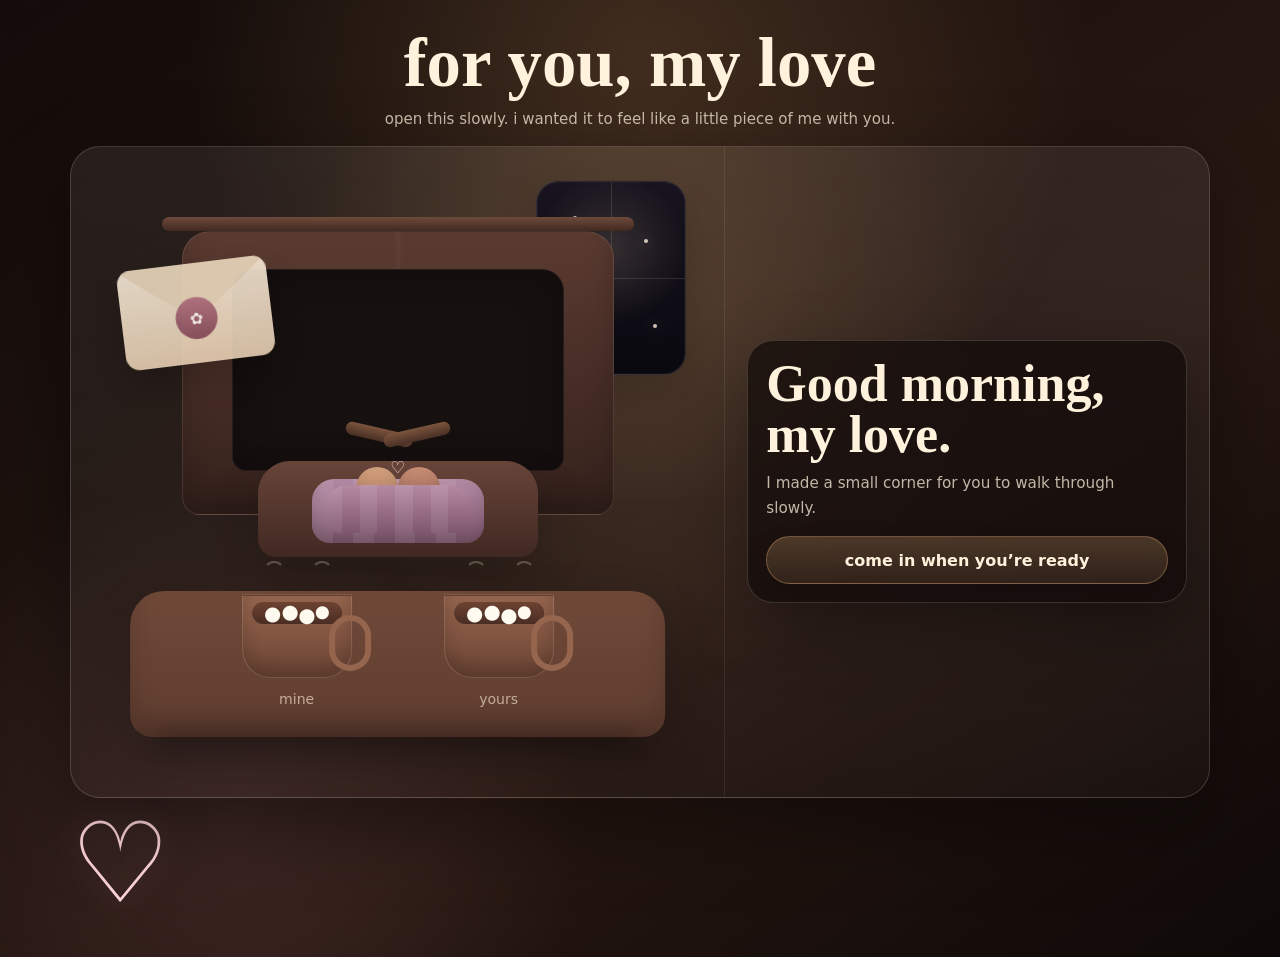
<file: valentines-full-rich-stabilized.html>
<!doctype html>
<html lang="en">
<head>
  <meta charset="utf-8" />
  <meta name="viewport" content="width=device-width,initial-scale=1,viewport-fit=cover" />
  <meta name="robots" content="noindex,nofollow" />
  <meta name="theme-color" content="#140c0a" />
  <title>A little corner for you</title>

  <style>
    :root {
      --bg: #130c0a;
      --bg2: #271711;
      --cream: #fff2dd;
      --muted: rgba(255, 242, 221, .74);
      --line: rgba(255, 242, 221, .16);
      --card: rgba(20, 13, 11, .76);
      --gold: #ffbf78;
      --ember: #ff8f55;
      --rose: #d995a2;
      --rose2: #8d5264;
      --wood: #704838;
      --blanket: #b48ba5;
      --blanket2: #7e566d;
      --leaf: #b7c196;
      --shadow: rgba(0,0,0,.38);
    }

    * { box-sizing: border-box; -webkit-tap-highlight-color: transparent; }
    html { scroll-behavior: smooth; color-scheme: dark; }

    body {
      margin: 0;
      min-height: 100svh;
      font-family: ui-sans-serif, system-ui, -apple-system, BlinkMacSystemFont, "Segoe UI", sans-serif;
      color: var(--cream);
      background:
        radial-gradient(circle at 50% 6%, rgba(255, 191, 120, .16), transparent 28rem),
        radial-gradient(circle at 18% 86%, rgba(217, 149, 162, .12), transparent 22rem),
        linear-gradient(145deg, var(--bg), var(--bg2) 62%, #0e0908);
      overflow-x: hidden;
    }

    body::before {
      content: "";
      position: fixed;
      inset: 0;
      pointer-events: none;
      background-image:
        linear-gradient(rgba(255,255,255,.024) 1px, transparent 1px),
        linear-gradient(90deg, rgba(255,255,255,.016) 1px, transparent 1px);
      background-size: 42px 42px;
      mask-image: linear-gradient(to bottom, rgba(0,0,0,.55), transparent);
      z-index: -1;
    }

    button { font: inherit; }

    .page {
      width: min(100% - 18px, 860px);
      margin: 0 auto;
      padding: max(14px, env(safe-area-inset-top)) 0 calc(28px + env(safe-area-inset-bottom));
    }

    .top {
      text-align: center;
      padding: 0 6px 14px;
    }

    .eyebrow {
      margin: 0 0 7px;
      text-transform: uppercase;
      letter-spacing: .22em;
      color: rgba(255, 242, 221, .58);
      font-size: .68rem;
      font-weight: 850;
    }

    h1, h2, h3 {
      margin: 0;
      font-family: Georgia, "Times New Roman", serif;
      line-height: .98;
      text-wrap: balance;
    }

    h1 { font-size: clamp(2.2rem, 10vw, 4.3rem); }
    h2 { font-size: clamp(1.95rem, 8vw, 3.25rem); }
    h3 { font-size: clamp(1.7rem, 7vw, 2.4rem); }

    p { line-height: 1.62; }

    .subtitle {
      max-width: 540px;
      margin: 10px auto 0;
      color: var(--muted);
      font-size: .94rem;
    }

    .stage {
      border: 1px solid var(--line);
      border-radius: 30px;
      overflow: hidden;
      background:
        radial-gradient(circle at 50% 28%, rgba(255, 191, 120, .12), transparent 22rem),
        linear-gradient(180deg, rgba(255,255,255,.07), rgba(255,255,255,.025));
      box-shadow: 0 28px 80px var(--shadow);
      isolation: isolate;
    }

    .room {
      position: relative;
      min-height: 570px;
      overflow: hidden;
      border-bottom: 1px solid rgba(255,255,255,.08);
    }



    .sky-copy {
      width: 100%;
      max-width: 620px;
    }

    .sky-scene-wrap {
      position: relative !important;
      width: min(360px, 100%) !important;
      min-height: 250px !important;
      margin: 18px 0 0 !important;
    }

    .sky-cuddle {
      position: absolute !important;
      left: 18px !important;
      bottom: 10px !important;
      width: 178px !important;
      height: 116px !important;
      margin: 0 !important;
      transform: none !important;
      cursor: pointer;
      z-index: 4;
      filter: drop-shadow(0 14px 24px rgba(0,0,0,.24));
    }

    .sky-cuddle::before {
      width: 142px !important;
      height: 48px !important;
      left: 16px !important;
      bottom: 10px !important;
    }

    .sky-head.one {
      left: 42px !important;
      top: 22px !important;
      width: 32px !important;
      height: 32px !important;
    }

    .sky-head.two {
      right: 42px !important;
      top: 22px !important;
      width: 32px !important;
      height: 32px !important;
    }

    .sky-cup.one {
      left: 54px !important;
      bottom: 44px !important;
      transform: scale(.78) !important;
    }

    .sky-cup.two {
      right: 54px !important;
      bottom: 44px !important;
      transform: scale(.78) !important;
    }

    .sky-blanket {
      left: 24px !important;
      right: 24px !important;
      bottom: 10px !important;
      height: 45px !important;
      border-radius: 24px 24px 14px 14px !important;
    }

    .sky-heart-layer {
      position: absolute !important;
      left: 0;
      right: 0;
      top: 0;
      bottom: 0;
      pointer-events: none;
      overflow: visible;
      z-index: 3;
    }

    .sky-float-heart {
      position: absolute;
      bottom: 78px;
      left: 94px;
      font-size: .86rem;
      color: #ffd7e2;
      opacity: 0;
      text-shadow: 0 0 12px rgba(255, 215, 226, .35);
      animation: skyHeartUpClean 3.1s ease-out forwards;
    }

    .sky-dialogue {
      position: absolute !important;
      left: 4px !important;
      bottom: 128px !important;
      width: 230px !important;
      height: 106px !important;
      min-height: 0 !important;
      inset: auto auto 128px 4px !important;
      z-index: 6;
      pointer-events: none;
    }

    .sky-bubble {
      max-width: 112px !important;
      padding: 7px 9px !important;
      font-size: .68rem !important;
      line-height: 1.22 !important;
      border-radius: 14px !important;
      box-shadow: 0 10px 20px rgba(0,0,0,.18) !important;
      opacity: 0;
      transform: translateY(6px) scale(.96);
      transition: opacity .45s ease, transform .45s ease;
    }

    .sky-bubble.is-visible {
      opacity: 1;
      transform: translateY(0) scale(1);
    }

    .sky-bubble.left,
    .sky-bubble.left.two,
    .sky-bubble.left.three {
      left: 0 !important;
      top: 10px !important;
      right: auto !important;
      text-align: left !important;
      border-radius: 14px 14px 14px 6px !important;
    }

    .sky-bubble.right,
    .sky-bubble.right.two,
    .sky-bubble.right.three {
      right: 0 !important;
      top: 36px !important;
      left: auto !important;
      text-align: right !important;
      border-radius: 14px 14px 6px 14px !important;
    }

    .sky-bubble.left::after,
    .sky-bubble.right::after {
      width: 8px !important;
      height: 8px !important;
      bottom: -4px !important;
    }

    @keyframes skyHeartUpClean {
      0% {
        opacity: 0;
        transform: translate(0, 0) scale(.7);
      }
      14% {
        opacity: .95;
      }
      100% {
        opacity: 0;
        transform: translate(var(--drift, 20px), -105px) scale(1.12);
      }
    }


    .old-sky-scene-wrap-unused {
      position: relative;
      width: min(360px, 100%);
      min-height: 230px;
      margin: 12px auto 0;
    }

    .sky-cuddle {
      position: relative;
      width: 280px;
      height: 170px;
      margin: 72px auto 0;
      cursor: pointer;
      z-index: 3;
      filter: drop-shadow(0 18px 36px rgba(0,0,0,.25));
    }

    .sky-heart-layer {
      position: absolute;
      inset: 0;
      pointer-events: none;
      overflow: visible;
      z-index: 2;
    }

    .sky-float-heart {
      position: absolute;
      bottom: 34px;
      left: 50%;
      font-size: 1rem;
      color: #ffd7e2;
      opacity: 0;
      text-shadow: 0 0 10px rgba(255, 215, 226, .28);
      animation: skyHeartUp 2.8s ease-out forwards;
    }

    .sky-dialogue {
      position: absolute;
      inset: 0 0 auto 0;
      z-index: 5;
      pointer-events: none;
      min-height: 180px;
    }

    .sky-bubble {
      position: absolute;
      max-width: 150px;
      padding: 9px 12px;
      border-radius: 18px;
      background:
        radial-gradient(circle at 18% 12%, rgba(255,255,255,.44), transparent 34%),
        linear-gradient(180deg, rgba(255, 249, 241, .98), rgba(244, 224, 205, .96));
      color: #55382f;
      font-family: Georgia, "Times New Roman", serif;
      font-size: .8rem;
      line-height: 1.28;
      box-shadow: 0 14px 28px rgba(0,0,0,.18);
      border: 1px solid rgba(255,255,255,.34);
      opacity: 0;
      transform: translateY(8px) scale(.96);
      transition: opacity .6s ease, transform .6s ease;
    }

    .sky-bubble.is-visible {
      opacity: 1;
      transform: translateY(0) scale(1);
    }

    .sky-bubble.left { left: 8px; top: 10px; border-radius: 18px 18px 18px 8px; }
    .sky-bubble.left::after {
      content: "";
      position: absolute;
      left: 18px;
      bottom: -5px;
      width: 11px;
      height: 11px;
      background: rgba(244, 224, 205, .96);
      transform: rotate(45deg);
    }

    .sky-bubble.right { right: 8px; top: 38px; border-radius: 18px 18px 8px 18px; text-align: right; }
    .sky-bubble.right::after {
      content: "";
      position: absolute;
      right: 18px;
      bottom: -5px;
      width: 11px;
      height: 11px;
      background: rgba(244, 224, 205, .96);
      transform: rotate(45deg);
    }

    .sky-bubble.left.two { left: -2px; top: 82px; }
    .sky-bubble.right.two { right: -2px; top: 112px; }
    .sky-bubble.left.three { left: 12px; top: 150px; }
    .sky-bubble.right.three { right: 12px; top: 178px; }

    @keyframes skyHeartUp {
      0% { opacity: 0; transform: translate(-50%, 0) scale(.8); }
      14% { opacity: .95; }
      100% { opacity: 0; transform: translate(calc(-50% + var(--drift, 0px)), -120px) scale(1.18); }
    }

    .kitty.baby {
      left: 50%;
      right: auto;
      bottom: -2px;
      width: 74px;
      height: 88px;
      transform: translateX(-50%);
      z-index: 4;
    }

    .kitty.baby .kitty-body {
      width: 58px;
      height: 46px;
    }

    .kitty.baby .kitty-head {
      width: 44px;
      height: 42px;
      top: 12px;
    }

    .kitty.baby .kitty-tail {
      width: 34px;
    }

    .moon-home-note {
      position: absolute;
      left: 50%;
      bottom: 112px;
      transform: translateX(-50%);
      padding: 8px 12px;
      border-radius: 16px;
      background:
        radial-gradient(circle at 18% 12%, rgba(255,255,255,.44), transparent 34%),
        linear-gradient(180deg, rgba(255, 249, 241, .98), rgba(244, 224, 205, .96));
      color: #55382f;
      font-family: Georgia, "Times New Roman", serif;
      font-size: .78rem;
      white-space: nowrap;
      box-shadow: 0 12px 22px rgba(0,0,0,.18);
      border: 1px solid rgba(255,255,255,.34);
    }

    .moon-home-note::after {
      content: "";
      position: absolute;
      left: 50%;
      bottom: -5px;
      width: 10px;
      height: 10px;
      background: rgba(244, 224, 205, .96);
      transform: translateX(-50%) rotate(45deg);
    }



    /* final sky tidy-up */
    .sky-section {
      min-height: 590px !important;
    }

    .sky-copy p {
      max-width: 360px !important;
      margin-left: 0 !important;
    }

    .sky-scene-wrap {
      width: min(340px, 100%) !important;
      min-height: 236px !important;
      margin: 14px 0 0 !important;
    }

    .sky-dialogue {
      left: 14px !important;
      bottom: 96px !important;
      width: 198px !important;
      height: 88px !important;
      inset: auto auto 96px 14px !important;
    }

    .sky-bubble {
      max-width: 102px !important;
      padding: 7px 9px !important;
      font-size: .66rem !important;
      line-height: 1.18 !important;
      border-radius: 13px !important;
      background:
        radial-gradient(circle at 18% 12%, rgba(255,255,255,.44), transparent 34%),
        linear-gradient(180deg, rgba(255, 249, 241, .98), rgba(244, 224, 205, .96)) !important;
    }

    .sky-bubble.left,
    .sky-bubble.left.two,
    .sky-bubble.left.three {
      left: 0 !important;
      top: 6px !important;
      border-radius: 13px 13px 13px 6px !important;
    }

    .sky-bubble.right,
    .sky-bubble.right.two,
    .sky-bubble.right.three {
      right: 8px !important;
      top: 26px !important;
      border-radius: 13px 13px 6px 13px !important;
    }

    .sky-cuddle {
      left: 18px !important;
      bottom: 12px !important;
      width: 160px !important;
      height: 108px !important;
      filter: drop-shadow(0 12px 22px rgba(0,0,0,.22)) !important;
    }

    .sky-head.one {
      left: 36px !important;
      top: 22px !important;
      width: 28px !important;
      height: 28px !important;
    }

    .sky-head.two {
      right: 36px !important;
      top: 22px !important;
      width: 28px !important;
      height: 28px !important;
    }

    .sky-cup.one {
      left: 44px !important;
      bottom: 38px !important;
      transform: scale(.66) !important;
    }

    .sky-cup.two {
      right: 44px !important;
      bottom: 38px !important;
      transform: scale(.66) !important;
    }

    .sky-blanket {
      left: 18px !important;
      right: 18px !important;
      bottom: 12px !important;
      height: 38px !important;
      border-radius: 18px 18px 12px 12px !important;
      background: linear-gradient(180deg, rgba(178,124,148,.96), rgba(100,69,88,.96)) !important;
    }


    .window {
      position: absolute;
      top: 22px;
      right: 18px;
      width: 108px;
      height: 142px;
      border-radius: 22px;
      background:
        radial-gradient(circle at 50% 35%, rgba(255, 230, 190, .14), transparent 52%),
        linear-gradient(180deg, #18131e, #09080f);
      border: 1px solid rgba(255,255,255,.12);
      box-shadow: inset 0 0 0 1px rgba(255,255,255,.03), 0 18px 42px rgba(0,0,0,.20);
      overflow: hidden;
    }

    .window::before,
    .window::after {
      content: "";
      position: absolute;
      background: rgba(255, 242, 221, .12);
    }

    .window::before { width: 1px; height: 100%; left: 50%; top: 0; }
    .window::after { height: 1px; width: 100%; left: 0; top: 50%; }

    .star {
      position: absolute;
      width: 4px;
      height: 4px;
      border-radius: 999px;
      background: var(--cream);
      opacity: .8;
      box-shadow: 0 0 14px rgba(255,255,255,.55);
      animation: twinkle 3.5s ease-in-out infinite;
    }

    .star:nth-child(1) { left: 24%; top: 18%; }
    .star:nth-child(2) { left: 72%; top: 30%; animation-delay: .6s; }
    .star:nth-child(3) { left: 34%; top: 68%; animation-delay: 1.2s; }
    .star:nth-child(4) { left: 78%; top: 74%; animation-delay: 1.8s; }

    .fireplace {
      position: absolute;
      left: 50%;
      top: 72px;
      width: min(390px, 94%);
      height: 300px;
      transform: translateX(-50%);
    }

    .mantel {
      position: absolute;
      top: 0;
      left: 14px;
      right: 14px;
      height: 14px;
      border-radius: 999px;
      background: linear-gradient(180deg, #6d4a3b, #422920);
    }

    .brick {
      position: absolute;
      top: 14px;
      left: 34px;
      right: 34px;
      bottom: 42px;
      border-radius: 28px 28px 18px 18px;
      background:
        linear-gradient(90deg, transparent 49%, rgba(255,255,255,.03) 50%, transparent 51%),
        linear-gradient(180deg, #5b3b31, #34211c);
      border: 1px solid rgba(255,255,255,.08);
      box-shadow: inset 0 -20px 28px rgba(0,0,0,.20);
    }

    .firebox {
      position: absolute;
      top: 52px;
      left: 48px;
      right: 48px;
      bottom: 84px;
      border-radius: 22px 22px 14px 14px;
      background: #16100f;
      border: 1px solid rgba(255,255,255,.06);
      overflow: hidden;
      box-shadow: inset 0 0 38px rgba(0,0,0,.25);
      transition: box-shadow .35s ease, background .35s ease;
    }

    .firebox::after {
      content: "";
      position: absolute;
      inset: 0;
      background: radial-gradient(circle at 50% 72%, rgba(255, 191, 120, .12), transparent 66%);
      animation: fireGlow 2.4s ease-in-out infinite;
      pointer-events: none;
      opacity: 0;
      transition: opacity .35s ease;
    }

    .logs {
      position: absolute;
      left: 50%;
      bottom: 18px;
      width: 106px;
      height: 24px;
      transform: translateX(-50%);
      z-index: 2;
    }

    .logs::before,
    .logs::after {
      content: "";
      position: absolute;
      width: 68px;
      height: 13px;
      border-radius: 999px;
      background: linear-gradient(180deg, #7b543c, #493025);
    }

    .logs::before { left: 0; transform: rotate(13deg); }
    .logs::after { right: 0; transform: rotate(-13deg); }

    .flame {
      position: absolute;
      left: 50%;
      bottom: 38px;
      width: 64px;
      height: 116px;
      transform: translateX(-50%) scale(.65);
      border-radius: 55% 55% 55% 55% / 72% 72% 38% 38%;
      background: radial-gradient(circle at 50% 78%, #fff2ce 0 18%, #ffc76d 20% 46%, #ff8b4a 50% 72%, transparent 76%);
      animation: flicker 1.25s ease-in-out infinite;
      opacity: 0;
      will-change: transform, filter;
      z-index: 3;
      transition: opacity .35s ease, transform .35s ease;
    }

    .flame.small {
      left: calc(50% + 31px);
      bottom: 46px;
      width: 44px;
      height: 82px;
      animation-delay: .18s;
    }

    .emberbed {
      position: absolute;
      left: 30px;
      right: 30px;
      bottom: 8px;
      height: 22px;
      background:
        radial-gradient(circle at 25% 50%, rgba(255, 139, 74, .75), transparent 28%),
        radial-gradient(circle at 50% 55%, rgba(255, 207, 120, .65), transparent 24%),
        radial-gradient(circle at 75% 50%, rgba(255, 139, 74, .65), transparent 28%);
      filter: blur(3px);
      animation: emberPulse 2s ease-in-out infinite;
      z-index: 1;
      opacity: 0;
      transition: opacity .35s ease;
    }

    .room.is-lit .firebox {
      background: radial-gradient(circle at 50% 100%, rgba(255, 151, 75, .18), transparent 70%), #1b1110;
      box-shadow: inset 0 0 84px rgba(255, 139, 74, .15), 0 0 70px rgba(255, 139, 74, .10);
    }

    .room.is-lit .firebox::after,
    .room.is-lit .emberbed { opacity: 1; }

    .room.is-lit .flame {
      opacity: 1;
      transform: translateX(-50%) scale(1);
    }

    .sofa {
      position: absolute;
      left: 50%;
      bottom: 0;
      width: 250px;
      height: 86px;
      border-radius: 32px 32px 18px 18px;
      transform: translateX(-50%);
      background: linear-gradient(180deg, #684439, #402922);
      box-shadow: 0 20px 48px rgba(0,0,0,.18);
    }

    .blanket {
      position: absolute;
      left: 50%;
      top: 18px;
      width: 172px;
      height: 64px;
      border-radius: 22px 22px 18px 18px;
      transform: translateX(-50%);
      background:
        linear-gradient(90deg, rgba(255,255,255,.08) 0 12%, transparent 12% 24%, rgba(255,255,255,.08) 24% 36%, transparent 36% 48%, rgba(255,255,255,.08) 48% 60%, transparent 60% 72%, rgba(255,255,255,.08) 72% 84%, transparent 84%),
        linear-gradient(180deg, var(--blanket), var(--blanket2));
      box-shadow: inset 0 -10px 18px rgba(0,0,0,.14);
    }

    .cuddle {
      position: absolute;
      left: 50%;
      bottom: 24px;
      width: 156px;
      height: 66px;
      transform: translateX(-50%);
      z-index: 2;
    }

    .head {
      position: absolute;
      top: 0;
      width: 42px;
      height: 42px;
      border-radius: 999px;
      background: linear-gradient(180deg, #d2a17f, #a97455);
      box-shadow: inset 0 -8px 14px rgba(0,0,0,.10);
    }

    .head.me { left: 36px; }
    .head.her { right: 36px; background: linear-gradient(180deg, #c98f76, #8f5c4d); }

    .cuddle-blanket {
      position: absolute;
      left: 50%;
      bottom: 0;
      width: 148px;
      height: 48px;
      border-radius: 24px 24px 18px 18px;
      transform: translateX(-50%);
      background:
        linear-gradient(90deg, rgba(255,255,255,.08) 0 12%, transparent 12% 24%, rgba(255,255,255,.08) 24% 36%, transparent 36% 48%, rgba(255,255,255,.08) 48% 60%, transparent 60% 72%, rgba(255,255,255,.08) 72% 84%, transparent 84%),
        linear-gradient(180deg, #b68ba2, #7e566d);
    }

    .cuddle-heart {
      position: absolute;
      left: 50%;
      top: -10px;
      transform: translateX(-50%);
      color: #ffd7d7;
      font-size: 1.05rem;
      animation: heartFloat 2.4s ease-in-out infinite;
    }

    .cat {
      position: absolute;
      left: 32px;
      bottom: 30px;
      width: 96px;
      height: 78px;
      filter: drop-shadow(0 12px 22px rgba(0,0,0,.22));
    }

    .cat-body {
      position: absolute;
      left: 12px;
      bottom: 0;
      width: 54px;
      height: 40px;
      border-radius: 22px 22px 20px 18px;
      background: linear-gradient(180deg, #c6a28c, #8f6a59);
    }

    .cat-head {
      position: absolute;
      left: 50px;
      bottom: 22px;
      width: 34px;
      height: 32px;
      border-radius: 50%;
      background: linear-gradient(180deg, #cfad94, #9b7662);
    }

    .cat-head::before,
    .cat-head::after {
      content: "";
      position: absolute;
      top: -8px;
      width: 10px;
      height: 12px;
      background: linear-gradient(180deg, #cfad94, #9b7662);
      clip-path: polygon(50% 0, 100% 100%, 0 100%);
    }

    .cat-head::before { left: 3px; transform: rotate(-16deg); }
    .cat-head::after { right: 3px; transform: rotate(16deg); }

    .cat-tail {
      position: absolute;
      left: 0;
      bottom: 18px;
      width: 46px;
      height: 12px;
      border-radius: 999px;
      background: linear-gradient(180deg, #cfad94, #9b7662);
      transform-origin: 100% 50%;
      animation: tailSwish 2.1s ease-in-out infinite;
    }

    .cat-eye {
      position: absolute;
      top: 13px;
      width: 4px;
      height: 4px;
      border-radius: 999px;
      background: #3c241a;
    }

    .cat-eye.left { left: 10px; }
    .cat-eye.right { right: 10px; }


    .cat {
      position: absolute;
      left: 18px;
      bottom: 118px;
      width: 108px;
      height: 86px;
      filter: drop-shadow(0 12px 22px rgba(0,0,0,.22));
      z-index: 4;
      transform: scale(1.02);
    }

    .cat-body {
      position: absolute;
      left: 12px;
      bottom: 0;
      width: 54px;
      height: 40px;
      border-radius: 22px 22px 20px 18px;
      background: linear-gradient(180deg, #c6a28c, #8f6a59);
    }

    .cat-head {
      position: absolute;
      left: 50px;
      bottom: 22px;
      width: 34px;
      height: 32px;
      border-radius: 50%;
      background: linear-gradient(180deg, #cfad94, #9b7662);
    }

    .cat-head::before,
    .cat-head::after {
      content: "";
      position: absolute;
      top: -8px;
      width: 10px;
      height: 12px;
      background: linear-gradient(180deg, #cfad94, #9b7662);
      clip-path: polygon(50% 0, 100% 100%, 0 100%);
    }

    .cat-head::before { left: 3px; transform: rotate(-16deg); }
    .cat-head::after { right: 3px; transform: rotate(16deg); }

    .cat-tail {
      position: absolute;
      left: 0;
      bottom: 18px;
      width: 46px;
      height: 12px;
      border-radius: 999px;
      background: linear-gradient(180deg, #cfad94, #9b7662);
      transform-origin: 100% 50%;
      animation: tailSwish 2.1s ease-in-out infinite;
    }

    .cat-eye {
      position: absolute;
      top: 13px;
      width: 4px;
      height: 4px;
      border-radius: 999px;
      background: #3c241a;
      animation: catBlink 5s infinite;
      transform-origin: center;
    }

    .cat-eye.left { left: 10px; }
    .cat-eye.right { right: 10px; }

    .gift-tag {
      position: absolute;
      left: 50%;
      bottom: -18px;
      transform: translateX(-50%);
      color: rgba(255,242,221,.88);
      font-size: .76rem;
      letter-spacing: .14em;
      text-transform: lowercase;
      white-space: nowrap;
      text-shadow: 0 0 12px rgba(255, 226, 170, .4);
      animation: giftGlow 2.4s ease-in-out infinite;
    }

    .gift-box::after {
      content: "";
      position: absolute;
      inset: 18px 28px 8px;
      border-radius: 24px;
      background: radial-gradient(circle, rgba(255, 208, 150, .18), transparent 68%);
      filter: blur(10px);
      z-index: 0;
      animation: giftAura 3s ease-in-out infinite;
    }

    .sky-section {
      background:
        radial-gradient(circle at 50% 16%, rgba(255,255,255,.09), transparent 18rem),
        radial-gradient(circle at 78% 18%, rgba(166, 179, 255, .12), transparent 14rem),
        linear-gradient(180deg, #05060f, #0b1022 42%, #171428);
      min-height: 580px;
      position: relative;
      display: none;
      align-items: center;
      justify-items: center;
      overflow: hidden;
    }

    .sky-section::after {
      content: "";
      position: absolute;
      left: 0;
      right: 0;
      bottom: 0;
      height: 160px;
      background: linear-gradient(180deg, transparent, rgba(255, 191, 120, .08) 45%, rgba(255, 191, 120, .12));
      pointer-events: none;
    }

    .sky-copy {
      position: relative;
      z-index: 2;
      text-align: center;
      max-width: 640px;
      padding-top: 26px;
    }

    .sky-cuddle {
      position: relative;
      z-index: 2;
      width: 280px;
      height: 170px;
      margin-top: 28px;
      filter: drop-shadow(0 18px 36px rgba(0,0,0,.25));
    }

    .sky-cuddle::before {
      content: "";
      position: absolute;
      left: 50%;
      bottom: 24px;
      width: 220px;
      height: 84px;
      transform: translateX(-50%);
      border-radius: 999px;
      background: radial-gradient(circle, rgba(255, 223, 180, .16), transparent 68%);
      filter: blur(10px);
    }

    .cat { display: none !important; }


    .cuddle .head {
      transition: left 1.2s ease, right 1.2s ease, top 1.2s ease, transform 1.2s ease, opacity .6s ease;
    }

    .cuddle-blanket {
      transition: width 1.4s ease, height 1.4s ease, transform 1.4s ease, bottom 1.4s ease, border-radius 1.4s ease;
    }

    .room.is-cuddled .head.me {
      left: 44px;
      top: 3px;
      transform: rotate(-4deg);
    }

    .room.is-cuddled .head.her {
      right: 44px;
      top: 3px;
      transform: rotate(4deg);
    }

    .room.is-cuddled .cuddle-blanket {
      width: 164px;
      height: 58px;
      bottom: -2px;
      border-radius: 28px 28px 22px 22px;
      transform: translateX(-50%) translateY(-2px);
      box-shadow: 0 10px 24px rgba(0,0,0,.18);
    }

    .room.is-cuddled .cuddle-heart {
      animation-duration: 3.4s;
    }

    .table {
      position: absolute;
      left: 50%;
      top: 390px;
      width: min(340px, 86%);
      height: 112px;
      transform: translateX(-50%);
      border-radius: 34px 34px 22px 22px;
      background: linear-gradient(180deg, #704938, #5f3d30);
      box-shadow: inset 0 -16px 26px rgba(0,0,0,.16), 0 24px 54px rgba(0,0,0,.20);
    }

    .table::after {
      content: "";
      position: absolute;
      left: 25px;
      right: 25px;
      bottom: -12px;
      height: 18px;
      border-radius: 999px;
      background: rgba(0,0,0,.24);
      filter: blur(10px);
    }

    .mugs {
      position: absolute;
      inset: 0;
      display: flex;
      align-items: center;
      justify-content: center;
      gap: 52px;
      transform: translateY(-20px);
    }

    .mug {
      position: relative;
      width: 78px;
      height: 64px;
      border-radius: 0 0 20px 20px;
      background: linear-gradient(180deg, #96654e, #6c4534);
      border: 1px solid rgba(255,255,255,.10);
      box-shadow: inset 0 -10px 18px rgba(0,0,0,.18);
      transform-origin: 50% 90%;
    }

    .mug::before {
      content: "";
      position: absolute;
      top: 7px;
      left: 7px;
      right: 7px;
      height: 17px;
      border-radius: 999px;
      background: linear-gradient(180deg, #6c4332, #4a2d23);
    }

    .mug::after {
      content: "";
      position: absolute;
      top: 16px;
      right: -15px;
      width: 22px;
      height: 30px;
      border-radius: 999px;
      border: 5px solid #96654e;
    }

    .mug-label {
      position: absolute;
      top: 74px;
      left: 50%;
      transform: translateX(-50%);
      color: rgba(255, 242, 221, .62);
      font-size: .78rem;
      white-space: nowrap;
    }

    .mallows {
      position: absolute;
      top: 9px;
      left: 50%;
      width: 52px;
      height: 16px;
      transform: translateX(-50%);
      background:
        radial-gradient(circle at 15% 50%, #fffaf0 0 7px, transparent 8px),
        radial-gradient(circle at 40% 42%, #fffaf0 0 7px, transparent 8px),
        radial-gradient(circle at 64% 58%, #fffaf0 0 7px, transparent 8px),
        radial-gradient(circle at 86% 40%, #fffaf0 0 6px, transparent 7px);
      z-index: 2;
    }

    .steam {
      position: absolute;
      top: -34px;
      width: 22px;
      height: 46px;
      border-radius: 999px;
      border: 2px solid rgba(255, 242, 221, .24);
      border-color: rgba(255, 242, 221, .24) transparent transparent transparent;
      animation: steam 3.6s ease-in-out infinite;
    }

    .steam.one { left: 20px; }
    .steam.two { right: 18px; animation-delay: .9s; }

    .room.is-cheering .mug:first-child { animation: cheersLeft 1.6s ease-in-out 2; }
    .room.is-cheering .mug:last-child { animation: cheersRight 1.6s ease-in-out 2; }

    .letter-prop {
      position: absolute;
      left: 18px;
      top: 96px;
      width: 104px;
      height: 72px;
      transform: rotate(-7deg);
      border-radius: 14px;
      background: linear-gradient(180deg, #f7ead8, #e6ceb2);
      box-shadow: 0 16px 34px rgba(0,0,0,.22);
      opacity: .9;
    }

    .letter-prop::before {
      content: "";
      position: absolute;
      inset: 0;
      clip-path: polygon(0 0, 100% 0, 50% 58%);
      background: #ead7bd;
      border-radius: 14px 14px 0 0;
    }

    .lily-seal-small {
      position: absolute;
      left: 50%;
      top: 23px;
      width: 31px;
      height: 31px;
      border-radius: 999px;
      transform: translateX(-50%);
      background: linear-gradient(180deg, #b87986, #8e5360);
      display: grid;
      place-items: center;
      font-size: 1rem;
      color: #fff9f1;
      z-index: 2;
    }

    .step-area { padding: 14px; }

    .panel {
      border: 1px solid var(--line);
      border-radius: 26px;
      padding: 18px;
      background: var(--card);
      backdrop-filter: blur(18px);
      box-shadow: 0 24px 70px rgba(0,0,0,.30);
    }

    .panel.is-hidden { display: none; }

    .panel p {
      color: var(--muted);
      font-size: .95rem;
      margin: 10px 0 0;
    }


    /* remove stray kiss-corner decorations everywhere */
    .button::before,
    .button::after,
    .panel::before,
    .panel::after,
    .flower-section::before,
    .flower-section::after,
    .letter-section::before,
    .letter-section::after,
    .movie-section::before,
    .movie-section::after {
      content: none !important;
      display: none !important;
    }

    #receiveKissBtn {
      padding-left: 17px !important;
    }

    #receiveKissBtn::before,
    #receiveKissBtn::after {
      content: none !important;
      display: none !important;
    }


    /* absolutely no stray kiss/lip corner marks */
    *::before,
    *::after {
      background-repeat: no-repeat;
    }

    .button::before,
    .button::after,
    .panel::before,
    .panel::after,
    .flower-section::before,
    .flower-section::after,
    .letter-section::before,
    .letter-section::after,
    .movie-section::before,
    .movie-section::after {
      content: none !important;
      display: none !important;
    }

    .button {
      appearance: none;
      border: 1px solid rgba(255, 194, 135, .30);
      border-radius: 999px;
      background: linear-gradient(180deg, rgba(255, 194, 135, .22), rgba(255, 194, 135, .10));
      color: var(--cream);
      min-height: 48px;
      padding: 13px 17px;
      font-weight: 740;
      cursor: pointer;
      transition: transform .2s ease, border-color .2s ease, opacity .2s ease;
      box-shadow: 0 14px 30px rgba(0,0,0,.16);
      touch-action: manipulation;
    }

    .button:hover:not(:disabled),
    .button:focus-visible {
      transform: translateY(-2px);
      border-color: rgba(255, 194, 135, .52);
    }

    .button.full { width: 100%; margin-top: 16px; }
    .button.alt { background: rgba(255,255,255,.05); border-color: rgba(255,255,255,.12); }

    /* make absolutely sure the kiss decoration only appears on the receive-kiss button */
    .button::before,
    .button::after {
      content: none !important;
      display: none !important;
    }
.cozy-letter {
      background: linear-gradient(180deg, #f8ead8, #e8cfb4);
      box-shadow: 0 22px 44px rgba(0,0,0,.22), 0 0 0 1px rgba(255,255,255,.04) inset;
    }

    .cozy-letter .paper {
      background:
        linear-gradient(180deg, rgba(255,255,255,.15), rgba(255,255,255,0)),
        repeating-linear-gradient(180deg, transparent 0 22px, rgba(120,93,77,.07) 22px 23px),
        linear-gradient(180deg, #fffaf1, #f7ebda);
    }

    .cozy-letter .wax {
      background: linear-gradient(180deg, #c98695, #945a68);
    }

    .seal-flower {
      font-size: 1.35rem;
      line-height: 1;
      filter: drop-shadow(0 1px 0 rgba(255,255,255,.22));
    }

    .envelope-label {
      position: absolute;
      left: 50%;
      bottom: 16px;
      transform: translateX(-50%);
      font-family: Georgia, "Times New Roman", serif;
      color: rgba(88,62,55,.9);
      font-size: 1.18rem;
      text-transform: lowercase;
      z-index: 5;
      letter-spacing: .02em;
    }

    .letter {
      position: relative;
      margin-top: 46px;
      text-align: left;
      border: 1px solid rgba(255,255,255,.11);
      border-radius: 22px;
      padding: 20px;
      background:
        linear-gradient(180deg, rgba(255,255,255,.14), rgba(255,255,255,.04)),
        repeating-linear-gradient(180deg, transparent 0 24px, rgba(255,255,255,.055) 24px 25px),
        rgba(255, 242, 221, .07);
      color: var(--muted);
      line-height: 1.62;
      overflow: hidden;
    }

    .letter::before {
      content: "♡";
      position: absolute;
      right: 18px;
      top: 12px;
      color: rgba(255,242,221,.42);
      font-size: 1.15rem;
      transform: rotate(5deg);
      font-family: Georgia, "Times New Roman", serif;
    }



    .game-area {
      position: relative;
      height: 206px;
      border-radius: 22px;
      overflow: hidden;
      border: 1px solid rgba(255,255,255,.10);
      background:
        radial-gradient(circle at 50% 0, rgba(255, 242, 221, .08), transparent 65%),
        linear-gradient(180deg, #1e1514, #120d0d);
      margin-top: 14px;
      user-select: none;
    }

    .lane-guide {
      position: absolute;
      inset: 0;
      display: grid;
      grid-template-columns: repeat(3, 1fr);
      pointer-events: none;
    }

    .lane-guide span {
      border-right: 1px dashed rgba(255,255,255,.08);
    }

    .lane-guide span:last-child { border-right: 0; }

    .lane-hint {
      position: absolute;
      left: 50%;
      top: 12px;
      transform: translateX(-50%);
      color: rgba(255,242,221,.44);
      font-size: .72rem;
      letter-spacing: .12em;
      text-transform: lowercase;
      white-space: nowrap;
      pointer-events: none;
      z-index: 2;
    }

    .game-cup {
      position: absolute;
      bottom: 16px;
      left: 0;
      width: 82px;
      height: 46px;
      border-radius: 0 0 18px 18px;
      background: linear-gradient(180deg, #95654e, #704937);
      border: 1px solid rgba(255,255,255,.10);
      will-change: transform;
      transition: transform .18s ease-out;
      z-index: 3;
    }

    .game-cup::before {
      content: "";
      position: absolute;
      top: -4px;
      left: 4px;
      right: 4px;
      height: 8px;
      border-radius: 999px;
      background: #fff8ed;
    }

    .game-cup::after {
      content: "";
      position: absolute;
      top: 8px;
      right: -14px;
      width: 20px;
      height: 24px;
      border-radius: 999px;
      border: 4px solid #95654e;
    }

    .falling-mallow {
      position: absolute;
      width: 22px;
      height: 22px;
      border-radius: 7px;
      background: linear-gradient(180deg, #fffdf7, #f4eadc);
      box-shadow: inset 0 -2px 4px rgba(0,0,0,.06);
      pointer-events: none;
      z-index: 2;
      will-change: transform;
    }

    .controls {
      display: grid;
      grid-template-columns: 58px 1fr 58px;
      gap: 10px;
      margin-top: 12px;
    }

    .score-row {
      display: flex;
      justify-content: space-between;
      gap: 12px;
      margin-top: 12px;
      color: var(--muted);
      font-size: .92rem;
      flex-wrap: wrap;
    }

    .score-row strong { color: var(--cream); }

    .below {
      padding: 24px 0 0;
      display: grid;
      gap: 22px;
    }

    .flower-section,
    .letter-section,
    .movie-section,
    .sky-section {
      border: 1px solid var(--line);
      border-radius: 30px;
      padding: 24px;
      background:
        linear-gradient(180deg, rgba(255,255,255,.07), rgba(255,255,255,.025)),
        rgba(20, 13, 11, .55);
      box-shadow: 0 24px 70px rgba(0,0,0,.30);
      text-align: center;
      overflow: hidden;
    }

    .flower-section p,
    .letter-section p,
    .movie-section p,
    .sky-section p {
      color: var(--muted);
      margin: 12px auto 0;
      max-width: 560px;
    }


    .carta-card,
    .carta-paper,
    .carta-flap,
    .carta-seal,
    .carta-title,
    .carta-sub,
    .carta-lily,
    .sketchbook,
    .sketchbook-page,
    .sketchbook-lily,
    .sketchbook-title,
    .sketchbook-sub,
    .sketchbook-stamp {
      display: none !important;
    }

    .gift-scene {
      position: relative;
      display: grid;
      place-items: center;
      min-height: 490px;
      margin-top: 10px;
    }

    .gift-box {
      position: relative;
      width: min(240px, 72vw);
      height: 196px;
      border: 0;
      background: transparent;
      cursor: pointer;
      transition: transform .25s ease;
      z-index: 6;
      touch-action: manipulation;
    }

    .gift-box:hover,
    .gift-box:focus-visible {
      transform: translateY(-4px);
    }

    .gift-body,
    .gift-lid {
      position: absolute;
      left: 50%;
      transform: translateX(-50%);
      background:
        linear-gradient(90deg, transparent 45%, rgba(255,255,255,.16) 45% 55%, transparent 55%),
        linear-gradient(180deg, #d99ba8, #985c70);
      box-shadow: 0 20px 42px rgba(0,0,0,.24);
    }

    .gift-body {
      bottom: 18px;
      width: 196px;
      height: 120px;
      border-radius: 18px 18px 24px 24px;
    }

    .gift-lid {
      top: 28px;
      width: 220px;
      height: 52px;
      border-radius: 18px;
      z-index: 3;
      transform-origin: 50% 100%;
      transition: transform 1s cubic-bezier(.2,.9,.2,1.15), opacity .55s ease;
    }

    .gift-ribbon.vertical,
    .gift-ribbon.horizontal {
      position: absolute;
      left: 50%;
      background: rgba(255,242,221,.62);
      z-index: 5;
      border-radius: 999px;
      pointer-events: none;
    }

    .gift-ribbon.vertical {
      bottom: 18px;
      width: 28px;
      height: 120px;
      transform: translateX(-50%);
    }

    .gift-ribbon.horizontal {
      bottom: 76px;
      width: 196px;
      height: 24px;
      transform: translateX(-50%);
    }

    .gift-tag {
      position: absolute;
      left: 50%;
      bottom: -18px;
      transform: translateX(-50%);
      color: rgba(255,242,221,.72);
      font-size: .76rem;
      letter-spacing: .14em;
      text-transform: lowercase;
      white-space: nowrap;
    }

    .bouquet-stage {
      position: absolute;
      inset: 0;
      display: grid;
      place-items: center;
      opacity: 0;
      transform: translateY(30px) scale(.72);
      transition: opacity .7s ease .35s, transform 1.15s cubic-bezier(.2,.9,.2,1.12) .35s;
      pointer-events: none;
    }

    .bouquet-stage::before {
      content: "";
      position: absolute;
      width: min(330px, 86vw);
      height: min(330px, 86vw);
      border-radius: 999px;
      background: radial-gradient(circle, rgba(255, 242, 221, .20), rgba(217, 149, 162, .10) 44%, transparent 70%);
      filter: blur(14px);
      animation: lilyAura 3s ease-in-out infinite;
    }

    .bouquet {
      position: relative;
      width: min(330px, 88vw);
      height: min(330px, 88vw);
      overflow: visible;
      filter: drop-shadow(0 22px 44px rgba(0,0,0,.30));
    }

    .bouquet .stem {
      fill: none;
      stroke: var(--leaf);
      stroke-width: 6;
      stroke-linecap: round;
      stroke-dasharray: 120;
      stroke-dashoffset: 120;
    }

    .bouquet .leaf {
      fill: rgba(183,193,150,.24);
      stroke: var(--leaf);
      stroke-width: 3;
      opacity: 0;
      transform-box: fill-box;
      transform-origin: center;
      transform: scale(.4);
    }

    .bouquet .petal {
      fill: #fff8ed;
      stroke: rgba(255,255,255,.62);
      stroke-width: 2;
      transform-box: fill-box;
      transform-origin: center bottom;
      transform: scale(.05) translateY(42px);
      opacity: 0;
    }

    .bouquet .petal.blush { fill: #f6dfdc; }
    .bouquet .petal.gold { fill: #ffe3bc; }
    .bouquet .center { fill: #ffe7a8; opacity: 0; }

    .heart-ribbon {
      fill: none;
      stroke: #f0a4b4;
      stroke-width: 8;
      stroke-linecap: round;
      stroke-linejoin: round;
      stroke-dasharray: 260;
      stroke-dashoffset: 260;
      filter: drop-shadow(0 4px 10px rgba(0,0,0,.18));
    }

    .firefly,
    .aroma {
      position: absolute;
      opacity: 0;
      pointer-events: none;
    }

    .firefly {
      width: 8px;
      height: 8px;
      border-radius: 999px;
      background: rgba(255, 230, 160, .95);
      box-shadow: 0 0 16px rgba(255, 230, 160, .75);
    }

    .firefly.one { left: 16%; top: 22%; }
    .firefly.two { right: 18%; top: 18%; animation-delay: .7s; }
    .firefly.three { left: 22%; bottom: 28%; animation-delay: 1.2s; }
    .firefly.four { right: 20%; bottom: 30%; animation-delay: .3s; }
    .firefly.five { left: 48%; top: 10%; animation-delay: 1.7s; }

    .aroma {
      width: 54px;
      height: 84px;
      border-radius: 999px;
      border: 2px solid rgba(255,242,221,.18);
      border-color: rgba(255,242,221,.20) transparent transparent transparent;
      filter: blur(.3px);
    }

    .aroma.one { left: 28%; top: 12%; }
    .aroma.two { right: 28%; top: 18%; animation-delay: .9s; }

    .gift-quote {
      opacity: 0;
      transform: translateY(14px);
      transition: opacity .7s ease 2.05s, transform .7s ease 2.05s;
      margin-top: 22px !important;
      border: 1px solid rgba(255,255,255,.11);
      border-radius: 22px;
      padding: 18px;
      background: rgba(16, 10, 9, .78);
      font-family: Georgia, "Times New Roman", serif;
      font-size: clamp(1.16rem, 5vw, 1.6rem);
      line-height: 1.4;
      color: var(--cream) !important;
      max-width: 590px;
      position: relative;
      z-index: 8;
      text-shadow: 0 1px 0 rgba(0,0,0,.15);
    }

    .gift-scene.is-open .gift-lid {
      transform: translateX(-50%) translateY(-102px) rotate(-14deg);
      opacity: .92;
    }

    .gift-scene.is-open .gift-body,
    .gift-scene.is-open .gift-ribbon,
    .gift-scene.is-open .gift-tag {
      opacity: 0;
      transition: opacity .35s ease .22s;
    }

    .gift-scene.is-open .gift-box { opacity: 0; pointer-events: none; transition: opacity .45s ease .18s; }
    .gift-scene.is-open .gift-tag { opacity: 0 !important; visibility: hidden; }
    .gift-scene.is-open .gift-lid,
    .gift-scene.is-open .gift-body,
    .gift-scene.is-open .gift-ribbon { pointer-events: none; }
    .gift-scene.is-open .bouquet-stage {
      opacity: 1;
      transform: translateY(-20px) scale(1);
    }

    .gift-scene.is-open .bouquet .stem { animation: drawStem .7s ease forwards .32s; }
    .gift-scene.is-open .bouquet .leaf { animation: leafBloom .55s ease forwards .72s; }
    .gift-scene.is-open .bouquet .petal { animation: petalBloom .72s cubic-bezier(.2,.9,.2,1.25) forwards .82s; }
    .gift-scene.is-open .bouquet .f2 .petal { animation-delay: .96s; }
    .gift-scene.is-open .bouquet .f3 .petal { animation-delay: 1.06s; }
    .gift-scene.is-open .bouquet .f4 .petal { animation-delay: 1.16s; }
    .gift-scene.is-open .bouquet .f5 .petal { animation-delay: 1.26s; }
    .gift-scene.is-open .bouquet .center { animation: centerPop .45s ease forwards 1.35s; }
    .gift-scene.is-open .heart-ribbon { animation: ribbonDraw .85s ease forwards 1.15s; }
    .gift-scene.is-open .firefly { animation: firefly 3.4s ease-in-out infinite 1.45s; }
    .gift-scene.is-open .aroma { animation: aroma 4.2s ease-in-out infinite 1.45s; }
    .gift-scene.is-open .gift-quote { opacity: 1; transform: translateY(0); }

    .envelope {
      position: relative;
      width: min(280px, 100%);
      height: 172px;
      margin: 20px auto 8px;
      border: 0;
      padding: 0;
      border-radius: 24px;
      background: linear-gradient(180deg, #f7ead8, #e6ceb2);
      box-shadow: 0 20px 45px rgba(0,0,0,.22);
      cursor: pointer;
      transition: transform .2s ease;
      display: block;
      touch-action: manipulation;
    }

    .envelope:hover,
    .envelope:focus-visible { transform: translateY(-3px); }

    .envelope-flap {
      position: absolute;
      inset: 0;
      clip-path: polygon(0 0, 100% 0, 50% 58%);
      border-radius: 24px 24px 0 0;
      background: #ead7bd;
      transform-origin: top center;
      transition: transform .8s ease;
      z-index: 3;
    }

    .paper {
      position: absolute;
      left: 18px;
      right: 18px;
      top: 28px;
      bottom: 18px;
      border-radius: 14px;
      background: linear-gradient(180deg, #fffaf1, #f6ebda);
      transform: translateY(16px);
      transition: transform .8s ease;
      z-index: 1;
    }

    .wax {
      position: absolute;
      left: 50%;
      top: 54px;
      width: 64px;
      height: 64px;
      transform: translateX(-50%);
      border-radius: 999px;
      background: linear-gradient(180deg, #b87986, #8e5360);
      display: grid;
      place-items: center;
      z-index: 4;
      box-shadow: 0 12px 22px rgba(0,0,0,.18);
      animation: pulse 3s ease-in-out infinite;
      transition: transform .6s ease, opacity .6s ease;
    }

    .tiny-lily { width: 44px; height: 44px; overflow: visible; }
    .tiny-lily path {
      fill: #fff8ee;
      stroke: rgba(255,255,255,.68);
      stroke-width: 2.2;
      stroke-linejoin: round;
    }

    .tiny-lily .stem {
      fill: none;
      stroke: #fff8ee;
      stroke-width: 4;
      stroke-linecap: round;
    }

    .letter-section.is-open .envelope-flap { transform: rotateX(180deg); }
    .letter-section.is-open .paper { transform: translateY(-36px); }
    .letter-section.is-open .wax {
      animation: none;
      opacity: .82;
      transform: translateX(-50%) scale(.88);
    }

    .letter {
      margin-top: 46px;
      text-align: left;
      border: 1px solid rgba(255,255,255,.11);
      border-radius: 22px;
      padding: 20px;
      background: rgba(255, 242, 221, .08);
      color: var(--muted);
      line-height: 1.62;
    }

    .letter h3 { color: var(--cream); margin-bottom: 12px; }
    .signature {
      font-family: Georgia, "Times New Roman", serif;
      color: var(--cream) !important;
      font-size: 1.22rem !important;
      margin-top: 18px !important;
    }

    .movie-options {
      display: grid;
      gap: 12px;
      grid-template-columns: 1fr;
      margin-top: 20px;
    }

    .yay {
      display: none;
      margin-top: 20px;
      border: 1px solid rgba(255,255,255,.12);
      border-radius: 24px;
      padding: 20px;
      background:
        radial-gradient(circle at 50% 0%, rgba(255, 191, 120, .20), transparent 70%),
        rgba(255,255,255,.06);
    }

    .yay.is-visible {
      display: block;
      animation: yayPop .45s ease both;
    }

    .yay strong {
      display: block;
      font-family: Georgia, "Times New Roman", serif;
      font-size: clamp(2rem, 10vw, 3.5rem);
      color: var(--cream);
      text-shadow: 0 0 24px rgba(255, 191, 120, .22);
    }

    .blush {
      display: inline-grid;
      place-items: center;
      margin-top: 12px;
      width: 74px;
      height: 74px;
      border-radius: 999px;
      background: #ffd79b;
      color: #5b352b;
      font-size: 2.1rem;
      box-shadow: 0 16px 36px rgba(0,0,0,.22);
      animation: blushBounce 1.6s ease-in-out infinite;
    }

    .sky-section {
      background:
        radial-gradient(circle at 50% 18%, rgba(255,255,255,.08), transparent 20rem),
        linear-gradient(180deg, #080814, #111225 42%, #181325);
      min-height: 540px;
      position: relative;
      display: none;
      align-items: center;
      justify-items: center;
      overflow: hidden;
    }

    .sky-section.is-visible {
      display: grid;
      animation: yayPop .5s ease both;
    }

    .sky-stars {
      position: absolute;
      inset: 0;
      pointer-events: none;
    }

    .sky-stars span {
      position: absolute;
      width: 4px;
      height: 4px;
      border-radius: 999px;
      background: #fff6de;
      box-shadow: 0 0 12px rgba(255,255,255,.5);
      animation: twinkle 3.5s ease-in-out infinite;
    }

    .sky-stars span:nth-child(1) { left: 12%; top: 18%; }
    .sky-stars span:nth-child(2) { left: 22%; top: 30%; animation-delay: .8s; }
    .sky-stars span:nth-child(3) { left: 76%; top: 22%; animation-delay: 1.4s; }
    .sky-stars span:nth-child(4) { left: 68%; top: 14%; animation-delay: .3s; }
    .sky-stars span:nth-child(5) { left: 48%; top: 20%; animation-delay: 1.7s; }
    .sky-stars span:nth-child(6) { left: 84%; top: 36%; animation-delay: 1.1s; }
    .sky-stars span:nth-child(7) { left: 18%; top: 44%; animation-delay: .5s; }
    .sky-stars span:nth-child(8) { left: 58%; top: 34%; animation-delay: 1.9s; }

    .shooting-star {
      position: absolute;
      top: 90px;
      left: -40px;
      width: 140px;
      height: 2px;
      background: linear-gradient(90deg, rgba(255,255,255,0), rgba(255,240,200,.95), rgba(255,255,255,0));
      transform: rotate(-22deg);
      filter: drop-shadow(0 0 10px rgba(255,240,200,.65));
      animation: shootingStar 5.5s ease-in-out infinite;
    }

    .sky-copy {
      position: relative;
      z-index: 2;
      text-align: center;
      max-width: 640px;
      padding-top: 18px;
    }

    .sky-copy h2 {
      font-size: clamp(2.4rem, 11vw, 4.6rem);
      color: #fff7e5;
      text-shadow: 0 0 24px rgba(255,255,255,.12);
    }

    .sky-copy p {
      color: rgba(255,255,255,.78);
      max-width: 480px;
    }

    .sky-cuddle {
      position: relative;
      z-index: 2;
      width: 280px;
      height: 170px;
      margin-top: 28px;
    }

    .sky-blanket {
      position: absolute;
      left: 50%;
      bottom: 0;
      width: 210px;
      height: 70px;
      border-radius: 30px 30px 18px 18px;
      transform: translateX(-50%);
      background:
        linear-gradient(90deg, rgba(255,255,255,.09) 0 12%, transparent 12% 24%, rgba(255,255,255,.09) 24% 36%, transparent 36% 48%, rgba(255,255,255,.09) 48% 60%, transparent 60% 72%, rgba(255,255,255,.09) 72% 84%, transparent 84%),
        linear-gradient(180deg, #b68ba2, #7e566d);
      box-shadow: 0 18px 38px rgba(0,0,0,.24);
    }

    .sky-head {
      position: absolute;
      top: 48px;
      width: 48px;
      height: 48px;
      border-radius: 999px;
      background: linear-gradient(180deg, #d6b39a, #9f775f);
      box-shadow: 0 12px 24px rgba(0,0,0,.18);
    }

    .sky-head.one { left: 86px; }
    .sky-head.two { right: 86px; background: linear-gradient(180deg, #c89a85, #8d6250); }

    .sky-cup {
      position: absolute;
      top: 98px;
      width: 34px;
      height: 22px;
      border-radius: 0 0 12px 12px;
      background: linear-gradient(180deg, #95654e, #704937);
      border: 1px solid rgba(255,255,255,.10);
    }

    .sky-cup::after {
      content: "";
      position: absolute;
      top: 5px;
      right: -8px;
      width: 10px;
      height: 12px;
      border-radius: 999px;
      border: 2px solid #95654e;
    }

    .sky-cup.one { left: 102px; }
    .sky-cup.two { right: 102px; }



    .quiet-continue {
      margin-top: 22px !important;
      background: rgba(255,255,255,.055);
      border-color: rgba(255,255,255,.16);
      font-weight: 720;
    }

    .section-note {
      color: rgba(255,242,221,.58) !important;
      font-size: .88rem !important;
      margin-top: 14px !important;
    }


    .locked-section {
      display: none !important;
    }

    .unlocking {
      animation: sectionReveal 1.05s ease both;
    }

    .focus-note {
      margin-top: 10px !important;
      color: rgba(255,242,221,.56) !important;
      font-size: .82rem !important;
    }

    @keyframes sectionReveal {
      from { opacity: 0; transform: translateY(26px); }
      to { opacity: 1; transform: translateY(0); }
    }



    .moon-talk-bubble {
      position: absolute;
      left: 50%;
      bottom: 112px;
      transform: translateX(-50%);
      padding: 8px 12px;
      border-radius: 16px;
      background:
        radial-gradient(circle at 18% 12%, rgba(255,255,255,.44), transparent 34%),
        linear-gradient(180deg, rgba(255, 249, 241, .98), rgba(244, 224, 205, .96));
      color: #55382f;
      font-family: Georgia, "Times New Roman", serif;
      font-size: .76rem;
      white-space: nowrap;
      box-shadow: 0 12px 22px rgba(0,0,0,.18);
      border: 1px solid rgba(255,255,255,.34);
      opacity: 0;
      transition: opacity .45s ease, transform .45s ease;
      z-index: 7;
    }

    .moon-talk-bubble.is-visible {
      opacity: 1;
      transform: translateX(-50%) translateY(0);
    }

    .moon-talk-bubble::after {
      content: "";
      position: absolute;
      left: 50%;
      bottom: -5px;
      width: 10px;
      height: 10px;
      background: rgba(244, 224, 205, .96);
      transform: translateX(-50%) rotate(45deg);
    }


    .moon-btn {
      position: absolute;
      top: 62px;
      right: 54px;
      width: 92px;
      height: 92px;
      border: 0;
      border-radius: 999px;
      background: radial-gradient(circle, rgba(255,255,255,.88) 0 22%, rgba(230,235,255,.34) 38%, rgba(255,255,255,0) 72%);
      filter: blur(.2px);
      box-shadow: 0 0 60px rgba(220,225,255,.14);
      opacity: .94;
      cursor: pointer;
      z-index: 3;
      transition: transform .28s ease, box-shadow .28s ease, opacity .28s ease;
      overflow: hidden;
    }

    .moon-btn::before,
    .moon-btn::after {
      content: "";
      position: absolute;
      border-radius: 999px;
      background: rgba(182, 190, 218, .24);
    }

    .moon-btn::before {
      width: 16px;
      height: 16px;
      left: 24px;
      top: 26px;
    }

    .moon-btn::after {
      width: 10px;
      height: 10px;
      right: 24px;
      bottom: 26px;
    }

    .moon-btn:hover,
    .moon-btn:focus-visible {
      transform: scale(1.06);
      box-shadow: 0 0 72px rgba(220,225,255,.2);
      opacity: 1;
    }

    .moon-btn span {
      position: absolute;
      inset: auto 0 10px 0;
      text-align: center;
      font-size: .56rem;
      letter-spacing: .12em;
      text-transform: uppercase;
      color: rgba(23, 20, 40, .48);
      font-weight: 800;
      opacity: 0;
      transition: opacity .25s ease;
      pointer-events: none;
    }

    .moon-btn:hover span,
    .moon-btn:focus-visible span {
      opacity: .82;
    }

    .moon-section {
      background:
        radial-gradient(circle at 50% 18%, rgba(255,255,255,.08), transparent 18rem),
        linear-gradient(180deg, #171826, #1b1d2f 45%, #101117);
      min-height: 560px;
      position: relative;
      overflow: hidden;
      display: none;
      align-items: center;
      justify-items: center;
      padding: 28px 20px 34px;
    }

    .moon-section.is-visible {
      display: grid;
      animation: sectionReveal .8s ease both;
    }

    .moon-stars {
      position: absolute;
      inset: 0;
      pointer-events: none;
    }

    .moon-stars span {
      position: absolute;
      width: 4px;
      height: 4px;
      border-radius: 999px;
      background: #fff7e6;
      box-shadow: 0 0 10px rgba(255,255,255,.44);
      animation: twinkle 4s ease-in-out infinite;
    }

    .moon-stars span:nth-child(1) { left: 10%; top: 14%; }
    .moon-stars span:nth-child(2) { left: 22%; top: 24%; animation-delay: .9s; }
    .moon-stars span:nth-child(3) { left: 74%; top: 18%; animation-delay: 1.4s; }
    .moon-stars span:nth-child(4) { left: 84%; top: 28%; animation-delay: .3s; }
    .moon-stars span:nth-child(5) { left: 42%; top: 12%; animation-delay: 1.7s; }
    .moon-stars span:nth-child(6) { left: 58%; top: 30%; animation-delay: .6s; }

    .moon-copy {
      position: relative;
      z-index: 2;
      text-align: center;
      max-width: 620px;
    }

    .moon-copy h2 {
      font-size: clamp(2.25rem, 10vw, 4.4rem);
      color: #fff8ea;
      text-shadow: 0 0 24px rgba(255,255,255,.12);
    }

    .moon-copy p {
      color: rgba(255,255,255,.78);
      max-width: 460px;
      margin-left: auto;
      margin-right: auto;
    }

    .moon-heart {
      position: relative;
      width: 78px;
      height: 70px;
      margin: 18px auto 14px;
      transform: rotate(-45deg);
      background: linear-gradient(180deg, #f3a8b5, #cf7888);
      box-shadow: 0 12px 26px rgba(0,0,0,.18);
      animation: pulse 3s ease-in-out infinite;
    }

    .moon-heart::before,
    .moon-heart::after {
      content: "";
      position: absolute;
      width: 78px;
      height: 70px;
      border-radius: 999px;
      background: linear-gradient(180deg, #f3a8b5, #cf7888);
    }

    .moon-heart::before {
      top: -38px;
      left: 0;
    }

    .moon-heart::after {
      left: 38px;
      top: 0;
    }

    .moon-ground {
      position: relative;
      z-index: 2;
      width: min(520px, 100%);
      height: 250px;
      margin-top: 18px;
    }

    .moon-ground::before {
      content: "";
      position: absolute;
      left: 50%;
      bottom: -20px;
      width: 120%;
      height: 150px;
      border-radius: 50%;
      transform: translateX(-50%);
      background:
        radial-gradient(circle at 24% 44%, rgba(146, 153, 172, .22) 0 12px, transparent 13px),
        radial-gradient(circle at 68% 38%, rgba(146, 153, 172, .2) 0 10px, transparent 11px),
        radial-gradient(circle at 82% 62%, rgba(146, 153, 172, .16) 0 14px, transparent 15px),
        linear-gradient(180deg, #b8bcc9, #8b92a7 58%, #6c7388);
      box-shadow: inset 0 14px 24px rgba(255,255,255,.12), 0 -18px 70px rgba(255,255,255,.05);
    }

    .kitty-pair {
      position: absolute;
      left: 50%;
      bottom: 54px;
      width: 240px;
      height: 140px;
      transform: translateX(-50%);
      z-index: 3;
      filter: drop-shadow(0 18px 30px rgba(0,0,0,.24));
    }

    .kitty {
      position: absolute;
      bottom: 0;
      width: 96px;
      height: 108px;
    }

    .kitty.one { left: 28px; }
    .kitty.two { right: 28px; transform: scaleX(-1); }

    .kitty-body {
      position: absolute;
      left: 50%;
      bottom: 0;
      width: 74px;
      height: 62px;
      transform: translateX(-50%);
      border-radius: 34px 34px 28px 28px;
      background: linear-gradient(180deg, #f6ebda, #d6c1ab);
    }

    .kitty-head {
      position: absolute;
      left: 50%;
      top: 8px;
      width: 58px;
      height: 56px;
      transform: translateX(-50%);
      border-radius: 50%;
      background: linear-gradient(180deg, #fff5ea, #dec9b4);
    }

    .kitty-head::before,
    .kitty-head::after {
      content: "";
      position: absolute;
      top: -10px;
      width: 18px;
      height: 20px;
      background: linear-gradient(180deg, #fff5ea, #dec9b4);
      clip-path: polygon(50% 0, 100% 100%, 0 100%);
    }

    .kitty-head::before { left: 4px; transform: rotate(-12deg); }
    .kitty-head::after { right: 4px; transform: rotate(12deg); }

    .kitty-face {
      position: absolute;
      inset: 0;
    }

    .kitty-eye {
      position: absolute;
      top: 22px;
      width: 4px;
      height: 4px;
      border-radius: 999px;
      background: #60463e;
      animation: catBlink 5.2s infinite;
    }

    .kitty-eye.left { left: 18px; }
    .kitty-eye.right { right: 18px; }

    .kitty-nose {
      position: absolute;
      left: 50%;
      top: 29px;
      width: 8px;
      height: 6px;
      transform: translateX(-50%);
      border-radius: 999px 999px 70% 70%;
      background: #ef9aaa;
    }

    .kitty-mouth {
      position: absolute;
      left: 50%;
      top: 34px;
      width: 16px;
      height: 10px;
      transform: translateX(-50%);
      border-bottom: 2px solid rgba(96, 70, 62, .72);
      border-radius: 0 0 16px 16px;
    }

    .kitty-tail {
      position: absolute;
      bottom: 24px;
      width: 44px;
      height: 10px;
      border-radius: 999px;
      background: linear-gradient(180deg, #f6ebda, #d6c1ab);
      transform-origin: 100% 50%;
      animation: tailSwish 2.8s ease-in-out infinite;
    }

    .kitty.one .kitty-tail { left: -8px; }
    .kitty.two .kitty-tail { left: -8px; }

    .kiss-heart {
      position: absolute;
      left: 50%;
      top: 20px;
      transform: translateX(-50%);
      color: #ffd7de;
      font-size: 1.55rem;
      animation: heartFloat 3.4s ease-in-out infinite;
    }



    .speech-bubble {
      position: absolute;
      max-width: 146px;
      padding: 8px 12px;
      border-radius: 16px;
      background: rgba(255, 246, 235, .96);
      color: #5a3a31;
      font-size: .78rem;
      line-height: 1.3;
      box-shadow: 0 12px 24px rgba(0,0,0,.18);
      opacity: 0;
      transform: translateY(6px) scale(.96);
      transition: opacity .24s ease, transform .24s ease;
      pointer-events: none;
      z-index: 9;
    }

    .speech-bubble::after {
      content: "";
      position: absolute;
      width: 12px;
      height: 12px;
      background: rgba(255, 246, 235, .96);
      transform: rotate(45deg);
    }

    .speech-bubble.is-visible {
      opacity: 1;
      transform: translateY(0) scale(1);
    }

    .room-bubble {
      left: 50%;
      bottom: 80px;
      transform: translateX(-50%) translateY(6px) scale(.96);
    }

    .room-bubble.is-visible {
      transform: translateX(-50%) translateY(0) scale(1);
    }

    .room-bubble::after {
      left: 50%;
      bottom: -5px;
      transform: translateX(-50%) rotate(45deg);
    }

    .fire-bubble {
      left: 50%;
      top: 88px;
      transform: translateX(-50%) translateY(6px) scale(.96);
    }

    .fire-bubble.is-visible {
      transform: translateX(-50%) translateY(0) scale(1);
    }

    .fire-bubble::after {
      left: 50%;
      bottom: -5px;
      transform: translateX(-50%) rotate(45deg);
    }

    .cuddle {
      cursor: pointer;
      z-index: 4;
    }

    .cuddle:active {
      transform: translateX(0) scale(.99);
    }

    .mini-extras {
      margin: 14px 0 12px;
      border-top: 1px solid rgba(255,255,255,.08);
      padding-top: 14px;
    }

    .mini-extras p {
      margin-top: 0 !important;
      margin-bottom: 12px !important;
      color: rgba(255,242,221,.65) !important;
      font-size: .84rem !important;
    }

    .mini-actions {
      display: grid;
      gap: 10px;
      grid-template-columns: 1fr;
    }

    .mini-reply {
      margin-top: 12px;
      min-height: 24px;
      color: var(--cream);
      font-family: Georgia, "Times New Roman", serif;
      font-size: 1rem;
      opacity: .88;
    }

    .kitten-garden {
      position: absolute;
      right: 18px;
      bottom: 18px;
      width: 128px;
      height: 132px;
      z-index: 4;
      opacity: 0;
      transform: translateY(12px) scale(.96);
      transition: opacity .5s ease 1.2s, transform .5s ease 1.2s;
      pointer-events: none;
    }

    .gift-scene.is-open .kitten-garden {
      opacity: 1;
      transform: translateY(0) scale(1);
      pointer-events: auto;
    }

    .kitten-note {
      position: absolute;
      left: 50%;
      bottom: -2px;
      transform: translateX(-50%);
      color: rgba(255,242,221,.72);
      font-size: .72rem;
      white-space: nowrap;
      text-shadow: 0 2px 8px rgba(0,0,0,.2);
    }

    .kitten {
      position: absolute;
      left: 18px;
      bottom: 16px;
      width: 92px;
      height: 92px;
      cursor: pointer;
      filter: drop-shadow(0 14px 24px rgba(0,0,0,.24));
      transition: transform .2s ease;
    }

    .kitten:active {
      transform: scale(.98);
    }

    .kitten-body {
      position: absolute;
      left: 18px;
      bottom: 0;
      width: 52px;
      height: 42px;
      border-radius: 24px 24px 22px 20px;
      background: linear-gradient(180deg, #f6e7da, #d7bfae);
    }

    .kitten-head {
      position: absolute;
      left: 38px;
      bottom: 26px;
      width: 38px;
      height: 36px;
      border-radius: 50%;
      background: linear-gradient(180deg, #fff4e8, #dcc6b2);
    }

    .kitten-head::before,
    .kitten-head::after {
      content: "";
      position: absolute;
      top: -10px;
      width: 13px;
      height: 16px;
      background: linear-gradient(180deg, #fff4e8, #dcc6b2);
      clip-path: polygon(50% 0, 100% 100%, 0 100%);
    }

    .kitten-head::before { left: 3px; transform: rotate(-12deg); }
    .kitten-head::after { right: 3px; transform: rotate(12deg); }

    .kitten-eye {
      position: absolute;
      top: 15px;
      width: 4px;
      height: 4px;
      border-radius: 999px;
      background: #5c4039;
      animation: catBlink 5.4s infinite;
    }

    .kitten-eye.left { left: 12px; }
    .kitten-eye.right { right: 12px; }

    .kitten-nose {
      position: absolute;
      left: 50%;
      top: 20px;
      width: 8px;
      height: 6px;
      transform: translateX(-50%);
      border-radius: 999px 999px 70% 70%;
      background: #ef9aaa;
    }

    .kitten-mouth {
      position: absolute;
      left: 50%;
      top: 26px;
      width: 16px;
      height: 8px;
      transform: translateX(-50%);
      border-bottom: 2px solid rgba(96, 70, 62, .72);
      border-radius: 0 0 12px 12px;
    }

    .kitten-tail {
      position: absolute;
      left: 0;
      bottom: 24px;
      width: 34px;
      height: 10px;
      border-radius: 999px;
      background: linear-gradient(180deg, #f6e7da, #d7bfae);
      transform-origin: 100% 50%;
      animation: tailSwish 2.6s ease-in-out infinite;
    }

    .kitten-paw {
      position: absolute;
      right: 8px;
      bottom: 4px;
      font-size: .95rem;
      opacity: .82;
    }

    .kitten-bubble {
      position: absolute;
      left: -12px;
      top: -4px;
      min-height: auto;
      padding: 8px 10px;
      border-radius: 16px;
      background: rgba(255,246,235,.95);
      color: #5a3a31;
      box-shadow: 0 10px 20px rgba(0,0,0,.18);
      font-size: .74rem;
      max-width: 120px;
      opacity: 0;
      transform: translateY(6px) scale(.96);
      transition: opacity .2s ease, transform .2s ease;
      pointer-events: none;
    }

    .kitten-bubble.is-visible {
      opacity: 1;
      transform: translateY(0) scale(1);
    }

    @media (min-width: 700px) {
      .mini-actions {
        grid-template-columns: 1fr 1fr;
      }

      .kitten-garden {
        right: 28px;
        bottom: 28px;
      }
    }



    .speech-bubble {
      max-width: 176px;
      padding: 10px 13px;
      border-radius: 18px 18px 18px 8px;
      background:
        radial-gradient(circle at 18% 12%, rgba(255,255,255,.45), transparent 34%),
        linear-gradient(180deg, rgba(255, 249, 241, .98), rgba(244, 224, 205, .96));
      color: #55382f;
      font-family: Georgia, "Times New Roman", serif;
      font-size: .86rem;
      line-height: 1.3;
      box-shadow: 0 16px 30px rgba(0,0,0,.22);
      border: 1px solid rgba(255,255,255,.38);
    }

    .speech-bubble::after {
      background: rgba(244, 224, 205, .96);
    }

    .room-bubble {
      left: 50%;
      bottom: 108px;
      z-index: 12;
    }

    .fire-bubble {
      left: 50%;
      top: 16px;
      z-index: 12;
      border-radius: 18px 18px 8px 18px;
    }

    .fire-bubble::after {
      bottom: -5px;
    }

    .cocoa-extras {
      margin-top: 16px;
    }

    .mug-choice-grid {
      display: grid;
      grid-template-columns: 1fr 1fr;
      gap: 12px;
      align-items: start;
    }

    .mug-choice {
      border: 1px solid rgba(255,255,255,.10);
      border-radius: 18px;
      padding: 12px;
      background: rgba(255,255,255,.045);
      min-height: 118px;
    }

    .choice-label {
      display: block;
      color: rgba(255,242,221,.60);
      font-size: .72rem;
      letter-spacing: .12em;
      text-transform: lowercase;
      margin-bottom: 9px;
    }

    .mug-choice .button {
      width: 100%;
      min-height: 42px;
      padding: 10px 12px;
      font-size: .86rem;
      box-shadow: none;
    }

    .tiny-no {
      margin-top: 8px;
      opacity: .86;
      font-size: .78rem !important;
    }

    .mini-reply {
      margin-top: 14px;
      min-height: 28px;
      display: grid;
      place-items: center;
      color: var(--cream);
      font-family: Georgia, "Times New Roman", serif;
      font-size: 1.05rem;
      opacity: .95;
    }

    .kitten-garden {
      right: auto;
      left: 50%;
      bottom: 8px;
      width: 142px;
      height: 126px;
      transform: translateX(-50%) translateY(12px) scale(.96);
      z-index: 8;
    }

    .gift-scene.is-open .kitten-garden {
      transform: translateX(-50%) translateY(0) scale(1);
    }

    .kitten {
      left: 25px;
      bottom: 18px;
      z-index: 3;
    }

    .kitten-note {
      bottom: 2px;
      z-index: 4;
      background: rgba(13,9,8,.42);
      border: 1px solid rgba(255,255,255,.08);
      border-radius: 999px;
      padding: 3px 9px;
    }

    .kitten-bubble {
      left: 50%;
      top: -12px;
      transform: translateX(-50%) translateY(6px) scale(.96);
      z-index: 5;
      background:
        radial-gradient(circle at 18% 12%, rgba(255,255,255,.45), transparent 34%),
        linear-gradient(180deg, rgba(255, 249, 241, .98), rgba(244, 224, 205, .96));
      border: 1px solid rgba(255,255,255,.38);
      color: #55382f;
      font-family: Georgia, "Times New Roman", serif;
    }

    .kitten-bubble.is-visible {
      transform: translateX(-50%) translateY(0) scale(1);
    }

    .kiss-mark {
      font-family: Georgia, "Times New Roman", serif;
      font-size: clamp(4rem, 18vw, 7rem);
      color: #ffd5dc;
      text-shadow: 0 0 32px rgba(255, 213, 220, .35);
    }

    .kiss-gate-return {
      margin-top: 14px;
      font-size: .88rem !important;
      color: rgba(255,242,221,.66) !important;
      min-height: 22px;
    }

    @media (max-width: 380px) {
      .mug-choice-grid {
        gap: 9px;
      }

      .mug-choice {
        padding: 10px;
      }

      .mug-choice .button {
        font-size: .78rem;
      }
    }



    .window {
      cursor: pointer;
      transition: transform .22s ease, box-shadow .22s ease, opacity .22s ease;
    }

    .window:hover,
    .window:focus-visible {
      transform: translateY(-2px) scale(1.02);
      box-shadow: inset 0 0 0 1px rgba(255,255,255,.05), 0 18px 42px rgba(0,0,0,.20), 0 0 26px rgba(167, 214, 255, .08);
      opacity: 1;
    }

    .window-note {
      position: absolute;
      left: 50%;
      top: 100%;
      transform: translateX(-50%);
      margin-top: 8px;
      color: rgba(255,242,221,.46);
      font-size: .62rem;
      letter-spacing: .1em;
      text-transform: lowercase;
      white-space: nowrap;
      pointer-events: none;
    }


    .sky-scene-wrap {
      position: relative;
      width: min(360px, 100%);
      margin: 12px auto 0;
    }

    .sky-cuddle {
      position: relative;
      cursor: pointer;
      z-index: 3;
    }

    .sky-cuddle:active {
      transform: scale(.99);
    }

    .sky-heart-layer {
      position: absolute;
      inset: 0;
      pointer-events: none;
      overflow: visible;
      z-index: 2;
    }

    .sky-float-heart {
      position: absolute;
      bottom: 30px;
      left: 50%;
      font-size: 1rem;
      color: #ffd7e2;
      opacity: 0;
      text-shadow: 0 0 10px rgba(255, 215, 226, .28);
      animation: skyHeartUp 2.8s ease-out forwards;
    }

    .sky-dialogue {
      position: absolute;
      inset: -22px 0 auto 0;
      z-index: 5;
      pointer-events: none;
      min-height: 160px;
    }

    .sky-bubble {
      position: absolute;
      max-width: 148px;
      padding: 9px 12px;
      border-radius: 18px;
      background:
        radial-gradient(circle at 18% 12%, rgba(255,255,255,.44), transparent 34%),
        linear-gradient(180deg, rgba(255, 249, 241, .98), rgba(244, 224, 205, .96));
      color: #55382f;
      font-family: Georgia, "Times New Roman", serif;
      font-size: .8rem;
      line-height: 1.28;
      box-shadow: 0 14px 28px rgba(0,0,0,.18);
      border: 1px solid rgba(255,255,255,.34);
      opacity: 0;
      transform: translateY(8px) scale(.96);
      transition: opacity .6s ease, transform .6s ease;
    }

    .sky-bubble.is-visible {
      opacity: 1;
      transform: translateY(0) scale(1);
    }

    .sky-bubble.left {
      left: 8px;
      top: 18px;
      border-radius: 18px 18px 18px 8px;
    }

    .sky-bubble.left::after {
      content: "";
      position: absolute;
      left: 18px;
      bottom: -5px;
      width: 11px;
      height: 11px;
      background: rgba(244, 224, 205, .96);
      transform: rotate(45deg);
    }

    .sky-bubble.right {
      right: 8px;
      top: 48px;
      border-radius: 18px 18px 8px 18px;
      text-align: right;
    }

    .sky-bubble.right::after {
      content: "";
      position: absolute;
      right: 18px;
      bottom: -5px;
      width: 11px;
      height: 11px;
      background: rgba(244, 224, 205, .96);
      transform: rotate(45deg);
    }

    .sky-bubble.left.two {
      left: -2px;
      top: 88px;
    }

    .sky-bubble.right.two {
      right: -2px;
      top: 114px;
    }

    .sky-kitten-wrap {
      position: absolute;
      left: 8px;
      bottom: -6px;
      width: 94px;
      height: 92px;
      z-index: 4;
    }

    .sky-kitten {
      position: absolute;
      left: 0;
      bottom: 0;
      width: 84px;
      height: 82px;
      cursor: pointer;
      filter: drop-shadow(0 10px 22px rgba(0,0,0,.22));
    }

    .sky-kitten:active {
      transform: scale(.98);
    }

    .sky-kitten-body {
      position: absolute;
      left: 12px;
      bottom: 0;
      width: 48px;
      height: 36px;
      border-radius: 22px 22px 18px 18px;
      background: linear-gradient(180deg, #f7eadc, #d8c0af);
    }

    .sky-kitten-head {
      position: absolute;
      left: 30px;
      bottom: 22px;
      width: 34px;
      height: 32px;
      border-radius: 50%;
      background: linear-gradient(180deg, #fff5ea, #dfc9b4);
    }

    .sky-kitten-head::before,
    .sky-kitten-head::after {
      content: "";
      position: absolute;
      top: -9px;
      width: 12px;
      height: 14px;
      background: linear-gradient(180deg, #fff5ea, #dfc9b4);
      clip-path: polygon(50% 0, 100% 100%, 0 100%);
    }

    .sky-kitten-head::before { left: 3px; transform: rotate(-12deg); }
    .sky-kitten-head::after { right: 3px; transform: rotate(12deg); }

    .sky-kitten-eye {
      position: absolute;
      top: 13px;
      width: 4px;
      height: 4px;
      border-radius: 999px;
      background: #5c4039;
      animation: catBlink 5.5s infinite;
    }

    .sky-kitten-eye.left { left: 11px; }
    .sky-kitten-eye.right { right: 11px; }

    .sky-kitten-nose {
      position: absolute;
      left: 50%;
      top: 18px;
      width: 8px;
      height: 6px;
      transform: translateX(-50%);
      border-radius: 999px 999px 70% 70%;
      background: #ef9aaa;
    }

    .sky-kitten-mouth {
      position: absolute;
      left: 50%;
      top: 24px;
      width: 14px;
      height: 8px;
      transform: translateX(-50%);
      border-bottom: 2px solid rgba(96, 70, 62, .72);
      border-radius: 0 0 12px 12px;
    }

    .sky-kitten-tail {
      position: absolute;
      left: -2px;
      bottom: 18px;
      width: 28px;
      height: 9px;
      border-radius: 999px;
      background: linear-gradient(180deg, #f7eadc, #d8c0af);
      transform-origin: 100% 50%;
      animation: tailSwish 2.8s ease-in-out infinite;
    }

    .sky-kitten-bubble {
      position: absolute;
      left: 12px;
      top: -18px;
      max-width: 82px;
      padding: 7px 10px;
      border-radius: 14px;
      background:
        radial-gradient(circle at 18% 12%, rgba(255,255,255,.44), transparent 34%),
        linear-gradient(180deg, rgba(255, 249, 241, .98), rgba(244, 224, 205, .96));
      color: #55382f;
      font-family: Georgia, "Times New Roman", serif;
      font-size: .72rem;
      box-shadow: 0 10px 20px rgba(0,0,0,.16);
      border: 1px solid rgba(255,255,255,.34);
      opacity: 0;
      transform: translateY(6px) scale(.96);
      transition: opacity .24s ease, transform .24s ease;
      pointer-events: none;
    }

    .sky-kitten-bubble.is-visible {
      opacity: 1;
      transform: translateY(0) scale(1);
    }

    .sky-kitten-note {
      position: absolute;
      left: 4px;
      bottom: -14px;
      color: rgba(245,248,255,.62);
      font-size: .68rem;
      white-space: nowrap;
    }

    @keyframes skyHeartUp {
      0% {
        opacity: 0;
        transform: translate(-50%, 0) scale(.8);
      }
      14% {
        opacity: .95;
      }
      100% {
        opacity: 0;
        transform: translate(calc(-50% + var(--drift, 0px)), -120px) scale(1.18);
      }
    }


    .aurora-section {
      display: none;
      position: fixed;
      inset: 0;
      z-index: 90;
      overflow: hidden;
      padding: 28px 20px 34px;
      background:
        radial-gradient(circle at 50% 12%, rgba(255,255,255,.06), transparent 18rem),
        linear-gradient(180deg, #071018, #0a1620 45%, #0d1320);
      box-shadow: 0 24px 70px rgba(0,0,0,.30);
      align-items: center;
      justify-items: center;
      text-align: center;
      isolation: isolate;
    }

    .aurora-section.is-visible {
      display: grid;
      animation: sectionReveal .55s ease both;
    }

    .aurora-close {
      position: absolute;
      top: 16px;
      right: 16px;
      z-index: 5;
      border: 1px solid rgba(255,255,255,.16);
      background: rgba(255,255,255,.08);
      color: #fff6e8;
      border-radius: 999px;
      padding: 10px 14px;
      font: inherit;
      cursor: pointer;
      backdrop-filter: blur(8px);
    }

    .aurora-stars {
      position: absolute;
      inset: 0;
      pointer-events: none;
      z-index: 0;
    }

    .aurora-stars span {
      position: absolute;
      width: 3px;
      height: 3px;
      border-radius: 999px;
      background: #fff7e8;
      box-shadow: 0 0 10px rgba(255,255,255,.45);
      animation: twinkle 4s ease-in-out infinite;
    }

    .aurora-stars span:nth-child(1) { left: 12%; top: 14%; }
    .aurora-stars span:nth-child(2) { left: 25%; top: 23%; animation-delay: .8s; }
    .aurora-stars span:nth-child(3) { left: 72%; top: 18%; animation-delay: 1.4s; }
    .aurora-stars span:nth-child(4) { left: 84%; top: 28%; animation-delay: .3s; }
    .aurora-stars span:nth-child(5) { left: 48%; top: 10%; animation-delay: 1.7s; }
    .aurora-stars span:nth-child(6) { left: 58%; top: 24%; animation-delay: .6s; }
    .aurora-stars span:nth-child(7) { left: 18%; top: 34%; animation-delay: 1.1s; }
    .aurora-stars span:nth-child(8) { left: 64%; top: 38%; animation-delay: .5s; }

    .aurora-ribbon {
      position: absolute;
      width: 140%;
      height: 180px;
      left: -20%;
      border-radius: 50%;
      filter: blur(14px);
      opacity: .72;
      z-index: 1;
      mix-blend-mode: screen;
      animation: auroraFloat 8s ease-in-out infinite;
    }

    .aurora-ribbon.one {
      top: 68px;
      background: linear-gradient(90deg, rgba(102, 255, 214, .0), rgba(102, 255, 214, .42), rgba(120, 167, 255, .36), rgba(102, 255, 214, .0));
      transform: rotate(-7deg);
    }

    .aurora-ribbon.two {
      top: 116px;
      background: linear-gradient(90deg, rgba(154, 120, 255, .0), rgba(120, 255, 211, .24), rgba(124, 173, 255, .38), rgba(154, 120, 255, .0));
      transform: rotate(4deg);
      animation-delay: 1.1s;
      opacity: .58;
    }

    .aurora-ribbon.three {
      top: 156px;
      background: linear-gradient(90deg, rgba(102, 255, 214, .0), rgba(102, 255, 214, .18), rgba(173, 120, 255, .24), rgba(102, 255, 214, .0));
      transform: rotate(-2deg);
      animation-delay: 2s;
      opacity: .48;
    }

    .aurora-copy {
      position: relative;
      z-index: 3;
      max-width: 620px;
      padding-top: 148px;
    }

    .aurora-copy h2 {
      font-size: clamp(2.1rem, 9vw, 4rem);
      color: #f7fbff;
      text-shadow: 0 0 26px rgba(157, 235, 255, .14);
      margin-bottom: 10px;
    }

    .aurora-copy p {
      color: rgba(245,248,255,.78);
      max-width: 480px;
      margin-left: auto;
      margin-right: auto;
    }

    .aurora-ground {
      position: relative;
      margin-top: 36px;
      width: min(460px, 100%);
      height: 160px;
      z-index: 3;
    }

    .aurora-ground::before {
      content: "";
      position: absolute;
      left: 50%;
      bottom: -26px;
      width: 120%;
      height: 120px;
      transform: translateX(-50%);
      border-radius: 50%;
      background:
        radial-gradient(circle at 50% 30%, rgba(255,255,255,.08), transparent 50%),
        linear-gradient(180deg, #193042, #101b28);
      box-shadow: inset 0 10px 24px rgba(255,255,255,.04);
    }

    .aurora-silhouette {
      position: absolute;
      left: 50%;
      bottom: 18px;
      transform: translateX(-50%);
      width: 190px;
      height: 104px;
      filter: drop-shadow(0 10px 22px rgba(0,0,0,.24));
    }

    .aurora-blanket {
      position: absolute;
      left: 50%;
      bottom: 0;
      width: 146px;
      height: 44px;
      transform: translateX(-50%);
      border-radius: 22px 22px 16px 16px;
      background: linear-gradient(180deg, rgba(180,139,165,.96), rgba(110,78,98,.96));
    }

    .aurora-head {
      position: absolute;
      top: 20px;
      width: 34px;
      height: 34px;
      border-radius: 999px;
      background: linear-gradient(180deg, #31252e, #13161d);
    }

    .aurora-head.one { left: 46px; }
    .aurora-head.two { right: 46px; }

    .aurora-caption {
      margin-top: 20px;
      color: rgba(245,248,255,.66);
      font-size: .9rem;
    }

    @keyframes auroraFloat {
      0%, 100% { transform: translateY(0) scale(1) rotate(-4deg); }
      50% { transform: translateY(10px) scale(1.03) rotate(2deg); }
    }



    .gift-scene {
      padding-bottom: 24px !important;
    }

    .gift-quote {
      display: none !important;
    }

    .kitten-garden {
      display: none !important;
    }

    .kitten-bonus {
      position: relative;
      z-index: 6;
      width: min(260px, 92%);
      margin: 18px auto 0;
      padding: 14px 14px 16px;
      border: 1px solid rgba(255,255,255,.10);
      border-radius: 22px;
      background:
        radial-gradient(circle at 50% 0%, rgba(255,255,255,.08), transparent 8rem),
        rgba(18, 12, 13, .34);
      backdrop-filter: blur(8px);
      opacity: 0;
      transform: translateY(14px);
      transition: opacity .7s ease 1.8s, transform .7s ease 1.8s;
    }

    .gift-scene.is-open .kitten-bonus {
      opacity: 1;
      transform: translateY(0);
    }

    .kitten-title {
      margin: 0 0 4px !important;
      color: rgba(255,242,221,.78) !important;
      font-family: Georgia, "Times New Roman", serif;
      font-size: 1.05rem !important;
      text-transform: lowercase;
    }

    .kitten-playground {
      position: relative;
      height: 122px;
      margin: 2px auto 10px;
    }

    .kitten-bonus .kitten {
      position: absolute !important;
      left: 50% !important;
      bottom: 14px !important;
      transform: translateX(-50%) !important;
      z-index: 3;
      pointer-events: auto;
    }

    .kitten-bonus .kitten:active {
      transform: translateX(-50%) scale(.98) !important;
    }

    .kitten-bonus .kitten-bubble {
      position: absolute;
      left: 50%;
      top: 32px;
      transform: translateX(-50%) translateY(6px) scale(.96);
      z-index: 5;
    }

    .kitten-bonus .kitten-bubble.is-visible {
      transform: translateX(-50%) translateY(0) scale(1);
    }

    .yarn-ball {
      position: absolute;
      left: 22px;
      bottom: 20px;
      width: 26px;
      height: 26px;
      border-radius: 999px;
      background:
        radial-gradient(circle at 35% 35%, rgba(255,255,255,.28), transparent 30%),
        repeating-linear-gradient(45deg, rgba(255,255,255,.24) 0 2px, transparent 2px 5px),
        linear-gradient(180deg, #e9a9b5, #b96b7b);
      box-shadow: 0 8px 16px rgba(0,0,0,.18);
      opacity: .75;
    }

    .yarn-ball.is-playing {
      animation: yarnRoll 1.5s ease-in-out 2;
    }

    .kitty-actions {
      display: grid;
      grid-template-columns: 1fr 1fr;
      gap: 9px;
    }

    .kitty-actions .button {
      min-height: 40px;
      padding: 9px 10px;
      font-size: .78rem;
      box-shadow: none;
    }

    @keyframes yarnRoll {
      0%, 100% { transform: translateX(0) rotate(0deg); }
      45% { transform: translateX(92px) rotate(220deg); }
      70% { transform: translateX(62px) rotate(320deg); }
    }



    /* final aurora polish */
    .aurora-ribbon {
      filter: blur(18px) !important;
      opacity: .78 !important;
      animation: auroraDrift 12s ease-in-out infinite !important;
    }

    .aurora-ribbon.one {
      top: 60px !important;
      height: 210px !important;
      transform: rotate(-8deg) scaleX(1.06) !important;
      background: linear-gradient(90deg,
        rgba(102,255,214,0),
        rgba(102,255,214,.20),
        rgba(120,255,216,.48),
        rgba(116,170,255,.42),
        rgba(102,255,214,.16),
        rgba(102,255,214,0)) !important;
    }

    .aurora-ribbon.two {
      top: 112px !important;
      height: 180px !important;
      transform: rotate(5deg) scaleX(1.04) !important;
      background: linear-gradient(90deg,
        rgba(154,120,255,0),
        rgba(120,255,211,.20),
        rgba(132,188,255,.46),
        rgba(154,120,255,.30),
        rgba(120,255,211,.12),
        rgba(154,120,255,0)) !important;
      animation-duration: 14s !important;
    }

    .aurora-ribbon.three {
      top: 154px !important;
      height: 150px !important;
      transform: rotate(-3deg) scaleX(1.02) !important;
      opacity: .42 !important;
      animation-duration: 16s !important;
    }

    .aurora-shoot {
      position: absolute;
      width: 110px;
      height: 2px;
      background: linear-gradient(90deg, rgba(255,255,255,0), rgba(255,255,255,.96), rgba(255,255,255,0));
      border-radius: 999px;
      box-shadow: 0 0 16px rgba(255,255,255,.35);
      opacity: 0;
      z-index: 2;
    }

    .aurora-shoot.one {
      top: 110px;
      right: 16%;
      transform: rotate(-24deg);
      animation: auroraShoot 6.6s linear infinite;
    }

    .aurora-shoot.two {
      top: 210px;
      right: 36%;
      transform: rotate(-20deg);
      animation: auroraShoot 8.2s linear infinite;
      animation-delay: 3.1s;
    }

    .aurora-ground {
      margin-top: 28px !important;
      height: 166px !important;
    }

    .aurora-silhouette {
      width: 210px !important;
      height: 118px !important;
      left: 50% !important;
      bottom: 18px !important;
    }

    .aurora-head.one {
      left: 54px !important;
      top: 22px !important;
      width: 34px !important;
      height: 34px !important;
    }

    .aurora-head.two {
      right: 54px !important;
      top: 22px !important;
      width: 34px !important;
      height: 34px !important;
    }

    .aurora-blanket {
      width: 160px !important;
      height: 48px !important;
      bottom: 8px !important;
      border-radius: 24px 24px 18px 18px !important;
      background: linear-gradient(180deg, rgba(197,150,178,.96), rgba(117,84,110,.96)) !important;
    }

    @keyframes auroraDrift {
      0%,100% { transform: translateY(0) scaleX(1.02) rotate(-4deg); }
      50% { transform: translateY(10px) scaleX(1.08) rotate(2deg); }
    }

    @keyframes auroraShoot {
      0%, 65% { opacity: 0; transform: translate(0,0) rotate(-24deg); }
      69% { opacity: 1; }
      100% { opacity: 0; transform: translate(-220px, 120px) rotate(-24deg); }
    }



    /* FULL RICH STABILIZED PATCH: isolated aurora overlay */
    .aurora-overlay {
      display: none !important;
      position: fixed !important;
      inset: 0 !important;
      width: 100vw !important;
      height: 100dvh !important;
      min-height: 100svh !important;
      z-index: 9999 !important;
      overflow: hidden !important;
      padding: max(24px, env(safe-area-inset-top)) 20px max(28px, env(safe-area-inset-bottom)) !important;
      background:
        radial-gradient(circle at 50% 12%, rgba(255,255,255,.07), transparent 18rem),
        linear-gradient(180deg, #061018, #0a1620 48%, #08101a) !important;
      align-items: center !important;
      justify-items: center !important;
      text-align: center !important;
      isolation: isolate !important;
      border: 0 !important;
      border-radius: 0 !important;
      box-shadow: none !important;
      transform: none !important;
      margin: 0 !important;
      max-width: none !important;
    }

    .aurora-overlay.is-visible {
      display: grid !important;
      animation: auroraOverlayIn .34s ease both !important;
    }

    .aurora-overlay .aurora-close {
      position: fixed !important;
      top: max(14px, env(safe-area-inset-top)) !important;
      right: 14px !important;
      z-index: 10001 !important;
      border: 1px solid rgba(255,255,255,.16) !important;
      border-radius: 999px !important;
      background: rgba(255,255,255,.08) !important;
      color: #fff6e8 !important;
      padding: 10px 14px !important;
      cursor: pointer !important;
      backdrop-filter: blur(8px);
    }

    .aurora-overlay .aurora-copy {
      position: relative !important;
      z-index: 4 !important;
      width: min(620px, 100%) !important;
      padding-top: 112px !important;
    }

    .aurora-overlay .aurora-stars {
      position: absolute !important;
      inset: 0 !important;
      pointer-events: none !important;
    }

    .aurora-overlay .aurora-ribbon {
      position: absolute !important;
      width: 140% !important;
      left: -20% !important;
      border-radius: 50% !important;
      filter: blur(18px) !important;
      opacity: .72 !important;
      mix-blend-mode: screen !important;
      z-index: 1 !important;
      animation: auroraRealDrift 12s ease-in-out infinite !important;
    }

    .aurora-overlay .aurora-ribbon.one {
      top: 60px !important;
      height: 210px !important;
      background: linear-gradient(90deg,
        rgba(102,255,214,0),
        rgba(102,255,214,.20),
        rgba(120,255,216,.50),
        rgba(116,170,255,.42),
        rgba(102,255,214,.16),
        rgba(102,255,214,0)) !important;
    }

    .aurora-overlay .aurora-ribbon.two {
      top: 116px !important;
      height: 185px !important;
      opacity: .58 !important;
      background: linear-gradient(90deg,
        rgba(154,120,255,0),
        rgba(120,255,211,.18),
        rgba(132,188,255,.46),
        rgba(154,120,255,.30),
        rgba(154,120,255,0)) !important;
      animation-duration: 14s !important;
    }

    .aurora-overlay .aurora-ribbon.three {
      top: 166px !important;
      height: 150px !important;
      opacity: .42 !important;
      background: linear-gradient(90deg,
        rgba(102,255,214,0),
        rgba(102,255,214,.18),
        rgba(173,120,255,.24),
        rgba(102,255,214,0)) !important;
      animation-duration: 16s !important;
    }

    .aurora-shoot {
      position: absolute;
      width: 110px;
      height: 2px;
      background: linear-gradient(90deg, rgba(255,255,255,0), rgba(255,255,255,.96), rgba(255,255,255,0));
      border-radius: 999px;
      box-shadow: 0 0 16px rgba(255,255,255,.35);
      opacity: 0;
      z-index: 2;
    }

    .aurora-shoot.one {
      top: 110px;
      right: 16%;
      animation: auroraShootClean 6.6s linear infinite;
    }

    .aurora-shoot.two {
      top: 210px;
      right: 36%;
      animation: auroraShootClean 8.2s linear infinite 3.1s;
    }

    .aurora-overlay .aurora-ground {
      position: relative !important;
      width: min(460px, 100%) !important;
      height: 170px !important;
      margin: 28px auto 0 !important;
    }

    .aurora-overlay .aurora-ground::before {
      content: "";
      position: absolute;
      left: 50%;
      bottom: -26px;
      width: 120%;
      height: 120px;
      transform: translateX(-50%);
      border-radius: 50%;
      background:
        radial-gradient(circle at 50% 30%, rgba(255,255,255,.08), transparent 50%),
        linear-gradient(180deg, #193042, #101b28);
    }

    .aurora-overlay .aurora-silhouette {
      width: 210px !important;
      height: 118px !important;
      left: 50% !important;
      bottom: 18px !important;
      transform: translateX(-50%) !important;
      position: absolute !important;
    }

    .aurora-overlay .aurora-head.one {
      left: 54px !important;
      top: 22px !important;
      width: 34px !important;
      height: 34px !important;
    }

    .aurora-overlay .aurora-head.two {
      right: 54px !important;
      top: 22px !important;
      width: 34px !important;
      height: 34px !important;
    }

    .aurora-overlay .aurora-blanket {
      width: 160px !important;
      height: 48px !important;
      bottom: 8px !important;
      border-radius: 24px 24px 18px 18px !important;
      background: linear-gradient(180deg, rgba(197,150,178,.96), rgba(117,84,110,.96)) !important;
    }

    @keyframes auroraOverlayIn {
      from { opacity: 0; }
      to { opacity: 1; }
    }

    @keyframes auroraRealDrift {
      0%,100% { transform: translateY(0) scaleX(1.02) rotate(-4deg); }
      50% { transform: translateY(10px) scaleX(1.08) rotate(2deg); }
    }

    @keyframes auroraShootClean {
      0%, 65% { opacity: 0; transform: translate(0,0) rotate(-24deg); }
      69% { opacity: 1; }
      100% { opacity: 0; transform: translate(-220px,120px) rotate(-24deg); }
    }

    /* Game mug matches the cozy table mugs and stays partly below the game floor */
    .game-cup,
    #gameCup {
      --cream-level: 0;
      position: absolute !important;
      bottom: -16px !important;
      width: 74px !important;
      height: 78px !important;
      border: 5px solid rgba(255,236,211,.90) !important;
      border-top: 0 !important;
      border-radius: 0 0 24px 24px !important;
      background: linear-gradient(180deg, #7a3d25, #4e2718) !important;
      box-shadow: 0 12px 24px rgba(0,0,0,.24) !important;
      overflow: visible !important;
      z-index: 5 !important;
    }

    .game-cup::after,
    #gameCup::after {
      content: "";
      position: absolute !important;
      right: -27px !important;
      top: 18px !important;
      width: 28px !important;
      height: 30px !important;
      border: 5px solid rgba(255,236,211,.76) !important;
      border-left: 0 !important;
      border-radius: 0 18px 18px 0 !important;
      background: transparent !important;
    }

    .game-cup::before,
    #gameCup::before {
      content: "";
      position: absolute;
      left: 8px;
      right: 8px;
      top: 8px;
      height: 26px;
      border-radius: 50%;
      background:
        radial-gradient(circle at 18% 50%, rgba(255,248,238,.92) 0 calc(2px + var(--cream-level) * 4px), transparent calc(3px + var(--cream-level) * 4px)),
        radial-gradient(circle at 50% 40%, rgba(255,248,238,.88) 0 calc(1px + var(--cream-level) * 4px), transparent calc(2px + var(--cream-level) * 4px)),
        radial-gradient(circle at 78% 58%, rgba(255,248,238,.84) 0 calc(1px + var(--cream-level) * 3.5px), transparent calc(2px + var(--cream-level) * 3.5px));
      opacity: calc(.18 + var(--cream-level) * .82);
      pointer-events: none;
      z-index: 4;
    }

    .game-area {
      overflow: hidden !important;
    }

    /* Gift scene keeps the rich bouquet AND adds spaced kitten gift below it */
    .gift-scene {
      min-height: 760px !important;
      padding-bottom: 42px !important;
    }

    .bouquet-stage {
      margin-bottom: 22px !important;
      min-height: 350px !important;
    }

    .gift-quote {
      display: none !important;
    }

    .kitten-garden,
    .kitten-bonus {
      display: none !important;
    }

    .kitten-gift-stage {
      position: relative;
      z-index: 5;
      width: min(330px, 94%);
      min-height: 330px;
      margin: 18px auto 0;
      border-radius: 28px;
      border: 1px solid rgba(255,255,255,.10);
      background:
        radial-gradient(circle at 50% 8%, rgba(255,255,255,.08), transparent 10rem),
        rgba(18, 12, 13, .28);
      display: grid;
      place-items: center;
      padding: 12px 8px 18px;
      opacity: 0;
      transform: translateY(18px);
      transition: opacity .9s ease 1.25s, transform .9s ease 1.25s;
    }

    .gift-scene.is-open .kitten-gift-stage {
      opacity: 1;
      transform: translateY(0);
    }

    .kitten-gift-title {
      margin: 0 !important;
      color: rgba(255,242,221,.78) !important;
      font-family: Georgia, "Times New Roman", serif;
      font-size: 1rem !important;
      text-transform: lowercase;
    }

    .gift-kitten-scene {
      width: min(300px, 96%);
      height: auto;
      max-height: 286px;
      overflow: visible;
    }

    .gift-kitten {
      transform-box: fill-box;
      transform-origin: center bottom;
      opacity: 0;
    }

    .gift-scene.is-open .gift-kitten {
      animation: kittenSettle 1.2s ease both 1.4s;
    }

    .kitten-head-shape,
    .kitten-body-shape,
    .kitten-ear,
    .kitten-paw-shape {
      fill: #fff5ea;
      stroke: rgba(120, 86, 72, .20);
      stroke-width: 2;
    }

    .kitten-paw-shape.right { fill: #f5e6d7; }

    .kitten-tail-shape {
      fill: none;
      stroke: #fff5ea;
      stroke-width: 12;
      stroke-linecap: round;
    }

    .gift-scene.is-open .kitten-tail-shape {
      animation: tailWiggle 2.8s ease-in-out infinite 2s;
      transform-origin: 104px 190px;
    }

    .kitten-eye { fill: #5f433d; }

    .kitten-mouth-line {
      fill: none;
      stroke: #7c5850;
      stroke-width: 2.2;
      stroke-linecap: round;
    }

    .kitten-nose-shape { fill: #d58e96; }

    .kitten-flower-stem {
      fill: none;
      stroke: #8db77a;
      stroke-width: 5;
      stroke-linecap: round;
      stroke-dasharray: 90;
      stroke-dashoffset: 90;
    }

    .gift-scene.is-open .kitten-flower-stem {
      animation: stemGrow 1.2s ease forwards 1.75s;
    }

    .kitten-flower-leaf {
      fill: #86aa70;
      opacity: 0;
      transform-box: fill-box;
      transform-origin: center;
    }

    .gift-scene.is-open .kitten-flower-leaf {
      animation: leafBloom .8s ease forwards 2.2s;
    }

    .kitten-bloom {
      opacity: 0;
      transform: scale(.2);
      transform-box: fill-box;
      transform-origin: center;
    }

    .gift-scene.is-open .kitten-bloom {
      animation: bloom 1.2s ease forwards 2.55s;
    }

    @keyframes stemGrow {
      from { stroke-dashoffset: 90; }
      to { stroke-dashoffset: 0; }
    }

    @keyframes leafBloom {
      from { opacity: 0; transform: scale(.2) rotate(-8deg); }
      to { opacity: .95; transform: scale(1) rotate(0deg); }
    }

    @keyframes kittenSettle {
      0% { transform: translateY(18px) scale(.92); opacity: 0; }
      100% { transform: translateY(0) scale(1); opacity: 1; }
    }

    @keyframes tailWiggle {
      0%,100% { transform: rotate(0deg); }
      50% { transform: rotate(8deg); }
    }

    /* Final night sky stabilized but still rich */
    .sky-section {
      min-height: 590px !important;
      overflow: hidden !important;
    }

    .sky-copy {
      width: 100% !important;
      max-width: 620px !important;
      text-align: left !important;
      position: relative !important;
      z-index: 2 !important;
    }

    .sky-copy h2,
    .sky-copy > p {
      text-align: left !important;
    }

    .sky-copy > p {
      max-width: 360px !important;
      margin-left: 0 !important;
    }

    .sky-scene-wrap,
    .final-night-scene {
      position: relative !important;
      width: min(340px, 100%) !important;
      min-height: 258px !important;
      height: 258px !important;
      margin: 12px 0 0 !important;
    }

    .sky-cuddle,
    #skyCuddle {
      position: absolute !important;
      left: 12px !important;
      bottom: 6px !important;
      width: 190px !important;
      height: 132px !important;
      margin: 0 !important;
      transform: none !important;
      cursor: pointer !important;
      z-index: 4 !important;
      filter: drop-shadow(0 16px 28px rgba(0,0,0,.24)) !important;
      background: transparent !important;
      border: 0 !important;
    }

    .sky-cuddle::before,
    #skyCuddle::before {
      width: 148px !important;
      height: 48px !important;
      left: 20px !important;
      bottom: 14px !important;
      border-radius: 24px 24px 14px 14px !important;
    }

    .sky-head.one {
      left: 46px !important;
      top: 28px !important;
      width: 30px !important;
      height: 30px !important;
    }

    .sky-head.two {
      right: 46px !important;
      top: 28px !important;
      width: 30px !important;
      height: 30px !important;
    }

    .sky-cup.one {
      left: 54px !important;
      bottom: 46px !important;
      transform: scale(.72) !important;
    }

    .sky-cup.two {
      right: 54px !important;
      bottom: 46px !important;
      transform: scale(.72) !important;
    }

    .sky-blanket {
      left: 24px !important;
      right: 24px !important;
      bottom: 14px !important;
      height: 42px !important;
      border-radius: 22px 22px 14px 14px !important;
      background: linear-gradient(180deg, rgba(178,124,148,.96), rgba(100,69,88,.96)) !important;
    }

    .sky-dialogue {
      position: absolute !important;
      left: 18px !important;
      bottom: 124px !important;
      width: 206px !important;
      height: 94px !important;
      min-height: 0 !important;
      inset: auto auto 124px 18px !important;
      z-index: 7 !important;
      pointer-events: none !important;
    }

    .sky-bubble {
      position: absolute !important;
      max-width: 108px !important;
      padding: 7px 9px !important;
      font-size: .66rem !important;
      line-height: 1.18 !important;
      border-radius: 13px !important;
      box-shadow: 0 10px 20px rgba(0,0,0,.18) !important;
      opacity: 0;
      transform: translateY(6px) scale(.96);
      transition: opacity .45s ease, transform .45s ease;
      background:
        radial-gradient(circle at 18% 12%, rgba(255,255,255,.44), transparent 34%),
        linear-gradient(180deg, rgba(255,249,241,.98), rgba(244,224,205,.96)) !important;
      color: #55382f !important;
      font-family: Georgia, "Times New Roman", serif !important;
    }

    .sky-bubble.is-visible {
      opacity: 1 !important;
      transform: translateY(0) scale(1) !important;
    }

    .sky-bubble.left,
    .sky-bubble.left.two,
    .sky-bubble.left.three {
      left: 0 !important;
      top: 8px !important;
      right: auto !important;
      text-align: left !important;
      border-radius: 13px 13px 13px 6px !important;
    }

    .sky-bubble.right,
    .sky-bubble.right.two,
    .sky-bubble.right.three {
      right: 0 !important;
      left: auto !important;
      top: 34px !important;
      text-align: right !important;
      border-radius: 13px 13px 6px 13px !important;
    }

    .sky-heart-layer {
      position: absolute !important;
      inset: 0 !important;
      pointer-events: none !important;
      overflow: visible !important;
      z-index: 6 !important;
    }

    .sky-float-heart {
      position: absolute !important;
      font-size: .88rem !important;
      color: #ffd7e2 !important;
      opacity: 0;
      text-shadow: 0 0 12px rgba(255,215,226,.35) !important;
      animation: skyHeartUpClean 3.1s ease-out forwards !important;
    }

    @keyframes skyHeartUpClean {
      0% { opacity: 0; transform: translate(0,0) scale(.72); }
      15% { opacity: .95; }
      100% { opacity: 0; transform: translate(var(--drift, 12px), -108px) scale(1.12); }
    }

    .moon-home-note { display: none !important; }

    .moon-talk-bubble {
      position: absolute;
      left: 50%;
      bottom: 112px;
      transform: translateX(-50%);
      padding: 8px 12px;
      border-radius: 16px;
      background:
        radial-gradient(circle at 18% 12%, rgba(255,255,255,.44), transparent 34%),
        linear-gradient(180deg, rgba(255,249,241,.98), rgba(244,224,205,.96));
      color: #55382f;
      font-family: Georgia, "Times New Roman", serif;
      font-size: .76rem;
      white-space: nowrap;
      box-shadow: 0 12px 22px rgba(0,0,0,.18);
      border: 1px solid rgba(255,255,255,.34);
      opacity: 0;
      transition: opacity .45s ease, transform .45s ease;
      z-index: 7;
      pointer-events: none;
    }

    .moon-talk-bubble.is-visible {
      opacity: 1;
      transform: translateX(-50%) translateY(0);
    }


    .hidden { display: none !important; }

    .spark,
    .heart-confetti,
    .floating-ember {
      position: fixed;
      pointer-events: none;
      z-index: 50;
    }

    .spark {
      width: 8px;
      height: 8px;
      border-radius: 999px;
      background: rgba(255, 202, 109, .92);
      box-shadow: 0 0 14px rgba(255, 202, 109, .45);
      animation: spark 1.8s ease-out forwards;
    }

    .heart-confetti {
      color: #ffd5dc;
      font-size: 1rem;
      animation: heartFall 2.4s ease-out forwards;
    }

    .floating-ember {
      width: 6px;
      height: 6px;
      border-radius: 999px;
      background: rgba(255, 184, 96, .78);
      box-shadow: 0 0 12px rgba(255, 184, 96, .32);
      animation: emberRise 2.6s ease-out forwards;
      z-index: 8;
    }

    @keyframes twinkle {
      0%, 100% { opacity: .42; transform: scale(.9); }
      50% { opacity: 1; transform: scale(1.22); }
    }

    @keyframes steam {
      0%, 100% { opacity: .16; transform: translateY(10px) scale(.96); }
      50% { opacity: .36; transform: translateY(-8px) scale(1.04); }
    }

    @keyframes cheersLeft {
      0%, 100% { transform: rotate(0) translate(0,0); }
      45%, 60% { transform: rotate(14deg) translate(20px,-8px); }
    }

    @keyframes cheersRight {
      0%, 100% { transform: rotate(0) translate(0,0); }
      45%, 60% { transform: rotate(-14deg) translate(-20px,-8px); }
    }

    @keyframes flicker {
      0%, 100% { filter: saturate(1); transform: translateX(-50%) scale(1); }
      35% { filter: saturate(1.16); transform: translateX(-50%) scale(1.05) skewX(-1deg); }
      70% { filter: saturate(1.08); transform: translateX(-50%) scale(.98) skewX(1deg); }
    }

    @keyframes fireGlow {
      0%, 100% { opacity: .35; transform: scale(.96); }
      50% { opacity: .75; transform: scale(1.06); }
    }

    @keyframes emberPulse {
      0%, 100% { opacity: .45; }
      50% { opacity: .9; }
    }

    @keyframes heartFloat {
      0%, 100% { opacity: .15; transform: translateX(-50%) translateY(6px) scale(.92); }
      50% { opacity: .94; transform: translateX(-50%) translateY(-8px) scale(1.08); }
    }

    @keyframes pulse {
      0%, 100% { box-shadow: 0 12px 22px rgba(0,0,0,.18), 0 0 0 0 rgba(255, 248, 238, .18); }
      50% { box-shadow: 0 12px 22px rgba(0,0,0,.18), 0 0 0 12px rgba(255, 248, 238, 0); }
    }

    @keyframes lilyAura {
      0%, 100% { opacity: .45; transform: scale(.92); }
      50% { opacity: .92; transform: scale(1.08); }
    }

    @keyframes drawStem { to { stroke-dashoffset: 0; } }
    @keyframes leafBloom { to { opacity: 1; transform: scale(1); } }

    @keyframes petalBloom {
      0% { opacity: 0; transform: scale(.05) translateY(42px); }
      70% { opacity: 1; transform: scale(1.08) translateY(-2px); }
      100% { opacity: 1; transform: scale(1) translateY(0); }
    }

    @keyframes centerPop { to { opacity: 1; } }
    @keyframes ribbonDraw { to { stroke-dashoffset: 0; } }

    @keyframes firefly {
      0%, 100% { opacity: .25; transform: translate3d(0,0,0) scale(.8); }
      45% { opacity: 1; transform: translate3d(14px,-18px,0) scale(1.15); }
      75% { opacity: .72; transform: translate3d(-10px,12px,0) scale(.95); }
    }

    @keyframes aroma {
      0%, 100% { opacity: .10; transform: translateY(20px) scale(.9); }
      50% { opacity: .55; transform: translateY(-18px) scale(1.08); }
    }


    @keyframes catBlink {
      0%, 44%, 48%, 100% { transform: scaleY(1); opacity: 1; }
      46% { transform: scaleY(0.15); opacity: .85; }
    }

    @keyframes giftGlow {
      0%, 100% { opacity: .84; text-shadow: 0 0 10px rgba(255, 226, 170, .28); }
      50% { opacity: 1; text-shadow: 0 0 20px rgba(255, 226, 170, .55); }
    }

    @keyframes giftAura {
      0%, 100% { opacity: .45; transform: scale(.96); }
      50% { opacity: .92; transform: scale(1.04); }
    }

    @keyframes tailSwish {
      0%, 100% { transform: rotate(18deg); }
      50% { transform: rotate(-14deg); }
    }

    @keyframes shootingStar {
      0%, 85%, 100% { transform: translate(-220px, 0) rotate(-22deg); opacity: 0; }
      8%, 20% { opacity: 1; }
      30% { transform: translate(520px, 180px) rotate(-22deg); opacity: 0; }
    }

    @keyframes spark {
      0% { opacity: 1; transform: translate3d(0,0,0) scale(1); }
      100% { opacity: 0; transform: translate3d(var(--x), -130px, 0) scale(0); }
    }

    @keyframes emberRise {
      0% { opacity: .9; transform: translate3d(0,0,0) scale(.8); }
      100% { opacity: 0; transform: translate3d(var(--x), -140px, 0) scale(.1); }
    }

    @keyframes heartFall {
      0% { opacity: 1; transform: translate3d(0,0,0) rotate(0deg) scale(1); }
      100% { opacity: 0; transform: translate3d(var(--x), 130px, 0) rotate(280deg) scale(.5); }
    }

    @keyframes yayPop {
      from { opacity: 0; transform: translateY(12px) scale(.96); }
      to { opacity: 1; transform: translateY(0) scale(1); }
    }

    @keyframes blushBounce {
      0%, 100% { transform: translateY(0) rotate(-2deg); }
      50% { transform: translateY(-5px) rotate(2deg); }
    }

    @media (min-width: 700px) {
      .page {
        width: min(1140px, calc(100% - 34px));
        padding-top: 30px;
      }

      .stage {
        display: grid;
        grid-template-columns: 1.15fr .85fr;
      }

      .room {
        min-height: 650px;
        border-right: 1px solid rgba(255,255,255,.08);
        border-bottom: 0;
      }

      .step-area {
        display: grid;
        align-content: center;
        padding: 22px;
      }

      .window {
        width: 150px;
        height: 194px;
        right: 38px;
        top: 34px;
      }

      .fireplace {
        top: 70px;
        width: min(500px, 90%);
        height: 340px;
      }

      .firebox {
        left: 84px;
        right: 84px;
        bottom: 86px;
      }

      .sofa { width: 280px; height: 96px; }
      .table {
        top: 444px;
        width: min(540px, 82%);
        height: 146px;
      }

      .mugs {
        gap: 92px;
        transform: translateY(-28px);
      }

      .mug {
        width: 110px;
        height: 84px;
        border-radius: 0 0 28px 28px;
      }

      .mug::before { height: 22px; left: 9px; right: 9px; }
      .mug::after {
        top: 20px;
        right: -20px;
        width: 30px;
        height: 44px;
        border-width: 6px;
      }

      .mallows { width: 70px; height: 22px; }
      .mug-label { top: 96px; font-size: .88rem; }

      .letter-prop {
        left: 50px;
        top: 116px;
        width: 150px;
        height: 100px;
      }

      .lily-seal-small {
        top: 34px;
        width: 42px;
        height: 42px;
      }

      .cat { left: 36px; bottom: 126px; transform: scale(1.08); }
      .game-area { height: 252px; }
      .movie-options { grid-template-columns: 1fr 1fr; }
    }

    @media (max-width: 380px) {
      .room { min-height: 548px; }
      .subtitle { font-size: .88rem; }
      .panel { padding: 16px; }
      .fireplace { width: 96%; }
      .firebox { left: 42px; right: 42px; }
      .controls { grid-template-columns: 52px 1fr 52px; }
      .table { top: 386px; }
      .cat { left: 10px; bottom: 120px; transform: scale(.94); }
      .game-area { height: 190px; }
    }

    @media (prefers-reduced-motion: reduce) {
      *, *::before, *::after {
        animation-duration: .001ms !important;
        animation-iteration-count: 1 !important;
        transition-duration: .001ms !important;
      }
    }
  </style>
</head>

<body>
  <main class="page">
    <header class="top">
      
      <h1>for you, my love</h1>
      <p class="subtitle">open this slowly. i wanted it to feel like a little piece of me with you.</p>
    </header>

    <section class="stage" aria-label="Cozy interactive date scene">
      <div class="room" id="room" aria-hidden="true">
        <button class="window" id="windowBtn" type="button" aria-label="Look outside">
          <span class="star"></span>
          <span class="star"></span>
          <span class="star"></span>
          <span class="star"></span>
          <span class="window-note">look outside</span>
        </button>

        <div class="fireplace" id="fireplace">
          <div class="mantel"></div>
          <div class="brick"></div>
          <div class="firebox" id="fireTap">
            <span class="speech-bubble fire-bubble" id="fireBubble"></span>
            <div class="logs"></div>
            <div class="emberbed"></div>
            <div class="flame"></div>
            <div class="flame small"></div>
          </div>

          <div class="sofa">
            <div class="blanket"></div>
            <div class="cuddle" id="cuddleTap">
              <span class="speech-bubble room-bubble" id="cuddleBubble"></span>
              <span class="cuddle-heart">♡</span>
              <span class="head me"></span>
              <span class="head her"></span>
              <span class="cuddle-blanket"></span>
            </div>
          </div>
        </div>

        <div class="table">
          <div class="mugs">
            <div class="mug">
              <span class="steam one"></span>
              <span class="steam two"></span>
              <span class="mallows"></span>
              <span class="mug-label">mine</span>
            </div>

            <div class="mug">
              <span class="steam one"></span>
              <span class="steam two"></span>
              <span class="mallows"></span>
              <span class="mug-label">yours</span>
            </div>
          </div>
        </div>

        <div class="letter-prop">
          <span class="lily-seal-small">✿</span>
        </div>
      </div>

      <div class="step-area">
        <section class="panel" id="introPanel">
          <h2>Good morning, my love.</h2>
          <p>I made a small corner for you to walk through slowly.</p>
          <button class="button full" id="introBtn" type="button">come in when you’re ready</button>
        </section>

        <section class="panel is-hidden" id="gameIntroPanel">
          <h2>Let’s make our cocoa.</h2>
          <p>A tiny game before the warm part. Tap left, middle, or right and catch 12 marshmallows for us.</p>
          <button class="button full" id="gameIntroBtn" type="button">start the cocoa</button>
          <p class="focus-note">I’ll bring the game to you.</p>
        </section>

        <section class="panel is-hidden" id="gamePanel">
          <h2>Catch 12 marshmallows.</h2>
          <p>Take your time — tap a lane to move the cup there.</p>
          <p class="focus-note">The next part unlocks after the cocoa is ready.</p>

          <div class="game-area" id="gameArea" aria-label="Tap left, middle, or right to move the cup">
            <div class="lane-guide" aria-hidden="true">
              <span></span><span></span><span></span>
            </div>
            <span class="lane-hint">tap a lane</span>
            <div class="game-cup" id="gameCup" aria-hidden="true"></div>
          </div>

          <div class="controls">
            <button class="button" id="leftBtn" type="button" aria-label="Move left">←</button>
            <button class="button" id="restartBtn" type="button">Restart</button>
            <button class="button" id="rightBtn" type="button" aria-label="Move right">→</button>
          </div>

          <div class="score-row">
            <span id="gameStatus">Ready.</span>
            <strong><span id="score">0</span>/12</strong>
          </div>
        </section>

        <section class="panel is-hidden" id="cheersPanel">
          <h2>Cheers with me?</h2>
          <p>One small clink, even from far away.</p>
          <button class="button full" id="cheersBtn" type="button">clink our cups</button>
        </section>

        <section class="panel is-hidden" id="firePanel">
          <h2>Light the fire with me.</h2>
          <p>No hurry. Just a little glow for the room.</p>

          <div class="mini-extras cocoa-extras">
            <p>little cocoa choices, only if you want</p>

            <div class="mug-choice-grid">
              <div class="mug-choice her-choice">
                <span class="choice-label">your cup</span>
                <button class="button alt" id="drinkHersBtn" type="button">drink yours</button>
              </div>

              <div class="mug-choice my-choice">
                <span class="choice-label">my cup</span>
                <button class="button alt" id="letMeDrinkBtn" type="button">let me drink mine</button>
                <button class="button alt tiny-no" id="noCocoaBtn" type="button">no, naughty boy</button>
              </div>
            </div>

            <div class="mini-reply" id="cocoaReply" aria-live="polite"></div>
          </div>

          <button class="button full" id="fireBtn" type="button">light the fire</button>
        </section>

        <section class="panel is-hidden" id="scrollPanel">
          <p>Take the warmth with you when you scroll.</p>
          <button class="button full" id="scrollBtn" type="button">go slowly</button>
        </section>
      </div>
    </section>

    <section class="below locked-section" id="flowerArea">
      <section class="flower-section" id="flowerGift">
        <p class="soft-intro">A bouquet I wish I could place in front of you myself.</p>

        <div class="kiss-gate" id="kissGate">
          <p class="kiss-gate-note">nice try… i need a kiss before you open it</p>
          <button class="button" id="receiveKissBtn" type="button">receive kiss</button>
          <p class="kiss-gate-return" id="kissAgainLine" aria-live="polite"></p>
        </div>

        <div class="gift-scene hidden" id="giftScene">
          <span class="snow" aria-hidden="true"></span>
          <button class="gift-box" id="openGiftBtn" type="button" aria-label="Open the wrapped present">
            <span class="gift-lid"></span>
            <span class="gift-body"></span>
            <span class="gift-ribbon vertical"></span>
            <span class="gift-ribbon horizontal"></span>
            <span class="gift-tag">open me</span>
          </button>

          <div class="bouquet-stage" aria-hidden="true">
            <span class="firefly one"></span>
            <span class="firefly two"></span>
            <span class="firefly three"></span>
            <span class="firefly four"></span>
            <span class="firefly five"></span>
            <span class="aroma one"></span>
            <span class="aroma two"></span>

            <svg class="bouquet" viewBox="0 0 260 260">
              <path class="stem" d="M130 112 C122 150 116 190 108 236"></path>
              <path class="stem" d="M130 116 C136 152 143 191 152 236"></path>
              <path class="stem" d="M118 122 C102 158 91 196 86 236"></path>
              <path class="stem" d="M142 122 C160 158 174 196 180 236"></path>
              <path class="leaf" d="M112 184 C82 165 55 174 42 202 C76 214 101 204 112 184Z"></path>
              <path class="leaf" d="M146 190 C178 166 207 176 220 204 C185 218 158 209 146 190Z"></path>

              <g class="flower f1" transform="translate(130 78)">
                <path class="petal" d="M0 -50 C-18 -24 -16 -6 0 14 C16 -6 18 -24 0 -50Z"></path>
                <path class="petal blush" d="M-8 8 C-42 -18 -62 -8 -66 24 C-34 30 -14 20 0 10Z"></path>
                <path class="petal blush" d="M8 8 C42 -18 62 -8 66 24 C34 30 14 20 0 10Z"></path>
                <circle class="center" r="7"></circle>
              </g>

              <g class="flower f2" transform="translate(92 105) scale(.82)">
                <path class="petal blush" d="M0 -44 C-16 -23 -14 -5 0 12 C14 -5 16 -23 0 -44Z"></path>
                <path class="petal" d="M-7 7 C-34 -16 -52 -7 -56 20 C-28 26 -12 18 0 9Z"></path>
                <path class="petal" d="M7 7 C34 -16 52 -7 56 20 C28 26 12 18 0 9Z"></path>
                <circle class="center" r="6"></circle>
              </g>

              <g class="flower f3" transform="translate(168 106) scale(.82)">
                <path class="petal blush" d="M0 -44 C-16 -23 -14 -5 0 12 C14 -5 16 -23 0 -44Z"></path>
                <path class="petal gold" d="M-7 7 C-34 -16 -52 -7 -56 20 C-28 26 -12 18 0 9Z"></path>
                <path class="petal gold" d="M7 7 C34 -16 52 -7 56 20 C28 26 12 18 0 9Z"></path>
                <circle class="center" r="6"></circle>
              </g>

              <g class="flower f4" transform="translate(72 142) scale(.58)">
                <path class="petal gold" d="M0 -42 C-16 -22 -14 -5 0 12 C14 -5 16 -22 0 -42Z"></path>
                <path class="petal" d="M-7 7 C-34 -16 -52 -7 -56 20 C-28 26 -12 18 0 9Z"></path>
                <path class="petal" d="M7 7 C34 -16 52 -7 56 20 C28 26 12 18 0 9Z"></path>
                <circle class="center" r="6"></circle>
              </g>

              <g class="flower f5" transform="translate(190 144) scale(.58)">
                <path class="petal gold" d="M0 -42 C-16 -22 -14 -5 0 12 C14 -5 16 -22 0 -42Z"></path>
                <path class="petal blush" d="M-7 7 C-34 -16 -52 -7 -56 20 C-28 26 -12 18 0 9Z"></path>
                <path class="petal blush" d="M7 7 C34 -16 52 -7 56 20 C28 26 12 18 0 9Z"></path>
                <circle class="center" r="6"></circle>
              </g>

              <path class="heart-ribbon" d="M83 194 C70 176 92 162 108 178 C126 156 154 174 130 204 C112 188 98 184 83 194Z"></path>
            </svg>
          </div>
</div>

        </div>

        <button class="button full quiet-continue hidden" id="letterContinueBtn"  type="button">
          when you’re ready, there’s a letter
        </button>
      </section>

      <section class="letter-section locked-section" id="letterSection">
        <p class="soft-intro">A little letter for you.</p>

        <button class="envelope cozy-letter" id="openLetterBtn" type="button" aria-label="Open carta">
          <span class="paper"></span>
          <span class="envelope-back"></span>
          <span class="envelope-flap"></span>
          <span class="wax">
            <svg class="real-flower" viewBox="0 0 120 120" aria-hidden="true">
              <path class="petal" d="M60 14 C47 34 48 54 60 70 C72 54 73 34 60 14Z"></path>
              <path class="petal blush" d="M52 64 C30 48 18 58 16 78 C35 84 50 76 59 68Z"></path>
              <path class="petal blush" d="M68 64 C90 48 102 58 104 78 C85 84 70 76 61 68Z"></path>
              <path class="stem" d="M60 70 C60 82 60 94 60 106"></path>
              <path class="leaf" d="M60 88 C45 78 32 84 25 98 C42 104 55 99 60 88Z"></path>
              <path class="leaf" d="M60 92 C76 80 90 86 96 101 C78 106 66 101 60 92Z"></path>
            </svg>
          </span>
          <span class="envelope-label">carta</span>
        </button>

        <article class="letter hidden" id="letterText">
          <h3>For you</h3>
          <p>Happy Dia dos Namorados, my love.</p>
          <p>I know things have not always felt easy lately, but I’m grateful we’ve kept choosing patience, honesty, and each other anyway. That matters to me more than I always know how to say.</p>
          <p>Thank you for the softness you still gave me, for your letter, your note, and the care behind them. I wanted to return a little piece of that today.</p>
          <p>I’m saving the bigger surprises for when I see you, but I didn’t want today to pass without leaving you something small and warm. Two cups, a little fire, a blanket, and a letter with my care folded into it.</p>
          <p>My precious love, I wish you the best of days. You are special to me, and I want you to know just how much. Even from far away, I care about you deeply, and I’m so grateful that I get to keep learning you, choosing you, and looking forward to the day I can hold you properly.</p>
          <p>Two more months, and then I get to be there with you for real.</p>
          <p class="signature">Con amor eterno,<br>always yours, Jadon</p>
        </article>

        <button class="button full quiet-continue hidden" id="movieContinueBtn" type="button">
          one more little question
        </button>
      </section>

      <section class="movie-section locked-section" id="movieSection">
        <h2>Shall we cuddle and watch movies later?</h2>
        <p>Something soft to look forward to.</p>

        <div class="movie-options">
          <button class="button" id="yesMovieBtn" type="button">yes 😊</button>
          <button class="button alt" id="obviouslyMovieBtn" type="button">obviously yes</button>
        </div>

        <div class="yay" id="yayBox" aria-live="polite">
          <strong>yayyyy!</strong>
          <span class="blush">😊</span>
          <p>Movie cuddle date unlocked, my love.</p>
          <button class="button full" id="skyBtn" type="button">scroll to the night sky</button>
        </div>
      </section>

      <section class="sky-section locked-section" id="skySection">
        <button class="moon-btn" id="moonBtn" type="button" aria-label="Secret moon easter egg">
          <span>moon</span>
        </button>
        <div class="sky-stars" aria-hidden="true">
          <span></span><span></span><span></span><span></span>
          <span></span><span></span><span></span><span></span>
        </div>
        <span class="shooting-star" aria-hidden="true"></span>

        <div class="sky-copy">
          <h2>I love you.</h2>
          <p>Just us, hot chocolate, and the quiet part of the night.</p>

          <div class="sky-scene-wrap">
            <div class="sky-dialogue" aria-live="polite">
              <div class="sky-bubble left" id="skyBubble1">i love you</div>
              <div class="sky-bubble right" id="skyBubble2">no i love you more</div>
              <div class="sky-bubble left two" id="skyBubble3">this is beautiful, just like you</div>
              <div class="sky-bubble right two" id="skyBubble4">can’t we stay here forever</div>
              <div class="sky-bubble left three" id="skyBubble5">where’s my kitten:(</div>
              <div class="sky-bubble right three" id="skyBubble6">back home:)</div>
            </div>

            <div class="sky-heart-layer" id="skyHeartLayer" aria-hidden="true"></div>

            <div class="sky-cuddle" id="skyCuddle" aria-label="cuddling under the stars">
              <span class="sky-head one"></span>
              <span class="sky-head two"></span>
              <span class="sky-cup one"></span>
              <span class="sky-cup two"></span>
              <span class="sky-blanket"></span>
            </div>
          </div>
        </div>
      </section>
<section class="moon-section locked-section" id="moonSection">
        <div class="moon-stars" aria-hidden="true">
          <span></span><span></span><span></span><span></span><span></span><span></span>
        </div>

        <div class="moon-copy">
          <h2>To the moon and back.</h2>
          <div class="moon-heart" aria-hidden="true"></div>
          <p>A tiny secret just for you.</p>

          <div class="moon-ground" aria-hidden="true">
            <div class="kitty-pair">
              <span class="kiss-heart">♡</span>

              <div class="kitty one">
                <span class="kitty-tail"></span>
                <span class="kitty-body"></span>
                <span class="kitty-head">
                  <span class="kitty-face">
                    <span class="kitty-eye left"></span>
                    <span class="kitty-eye right"></span>
                    <span class="kitty-nose"></span>
                    <span class="kitty-mouth"></span>
                  </span>
                </span>
              </div>

              <div class="kitty baby">
                <span class="kitty-tail"></span>
                <span class="kitty-body"></span>
                <span class="kitty-head">
                  <span class="kitty-face">
                    <span class="kitty-eye left"></span>
                    <span class="kitty-eye right"></span>
                    <span class="kitty-nose"></span>
                    <span class="kitty-mouth"></span>
                  </span>
                </span>
              </div>

              <div class="kitty two">
                <span class="kitty-tail"></span>
                <span class="kitty-body"></span>
                <span class="kitty-head">
                  <span class="kitty-face">
                    <span class="kitty-eye left"></span>
                    <span class="kitty-eye right"></span>
                    <span class="kitty-nose"></span>
                    <span class="kitty-mouth"></span>
                  </span>
                </span>
              </div>

              <div class="moon-talk-bubble" id="moonTalkBubble"></div>
            </div>
          </div>
        </div>
      </section>

    </section>
    <div class="kiss-overlay" id="kissOverlay" aria-hidden="true"><div class="kiss-mark">♡</div></div>
</main>

  <section class="aurora-section aurora-overlay" id="auroraSection" hidden aria-hidden="true">
    <button class="aurora-close" id="closeAuroraBtn" type="button">back inside</button>
    <div class="aurora-stars" aria-hidden="true">
      <span></span><span></span><span></span><span></span>
      <span></span><span></span><span></span><span></span>
    </div>

    <span class="aurora-ribbon one" aria-hidden="true"></span>
    <span class="aurora-ribbon two" aria-hidden="true"></span>
    <span class="aurora-ribbon three" aria-hidden="true"></span>
    <span class="aurora-shoot one" aria-hidden="true"></span>
    <span class="aurora-shoot two" aria-hidden="true"></span>

    <div class="aurora-copy">
      <h2>look at that...</h2>
      <p>if i were there, i’d stand with you by the window for a while and just take it in.</p>

      <div class="aurora-ground" aria-hidden="true">
        <div class="aurora-silhouette">
          <span class="aurora-head one"></span>
          <span class="aurora-head two"></span>
          <span class="aurora-blanket"></span>
        </div>
      </div>

      <p class="aurora-caption">a little northern-lights moment, just for you.</p>
    </div>
  </section>

  <script>
    const target = 12;
    const totalLanes = 3;

    const room = document.querySelector("#room");
    const windowBtn = document.querySelector("#windowBtn");
    const fireplace = document.querySelector("#fireplace");
    const fireTap = document.querySelector("#fireTap");
    const fireBubble = document.querySelector("#fireBubble");
    const cuddleTap = document.querySelector("#cuddleTap");
    const cuddleBubble = document.querySelector("#cuddleBubble");

    const panels = {
      intro: document.querySelector("#introPanel"),
      gameIntro: document.querySelector("#gameIntroPanel"),
      game: document.querySelector("#gamePanel"),
      cheers: document.querySelector("#cheersPanel"),
      fire: document.querySelector("#firePanel"),
      scroll: document.querySelector("#scrollPanel")
    };

    const introBtn = document.querySelector("#introBtn");
    const gameIntroBtn = document.querySelector("#gameIntroBtn");
    const restartBtn = document.querySelector("#restartBtn");
    const cheersBtn = document.querySelector("#cheersBtn");
    const fireBtn = document.querySelector("#fireBtn");
    const drinkHersBtn = document.querySelector("#drinkHersBtn");
    const letMeDrinkBtn = document.querySelector("#letMeDrinkBtn");
    const noCocoaBtn = document.querySelector("#noCocoaBtn");
    const cocoaReply = document.querySelector("#cocoaReply");
    const scrollBtn = document.querySelector("#scrollBtn");

    const gameArea = document.querySelector("#gameArea");
    const gameCup = document.querySelector("#gameCup");
    const leftBtn = document.querySelector("#leftBtn");
    const rightBtn = document.querySelector("#rightBtn");
    const gameStatus = document.querySelector("#gameStatus");
    const scoreEl = document.querySelector("#score");

    const flowerArea = document.querySelector("#flowerArea");
    const movieSection = document.querySelector("#movieSection");
    const kissGate = document.querySelector("#kissGate");
    const receiveKissBtn = document.querySelector("#receiveKissBtn");
    const kissOverlay = document.querySelector("#kissOverlay");
    const kissAgainLine = document.querySelector("#kissAgainLine");
    const openGiftBtn = document.querySelector("#openGiftBtn");
    const giftScene = document.querySelector("#giftScene");
    const letterContinueBtn = document.querySelector("#letterContinueBtn");
    const letterSection = document.querySelector("#letterSection");
    const openLetterBtn = document.querySelector("#openLetterBtn");
    const letterText = document.querySelector("#letterText");
    const movieContinueBtn = document.querySelector("#movieContinueBtn");

    const yesMovieBtn = document.querySelector("#yesMovieBtn");
    const obviouslyMovieBtn = document.querySelector("#obviouslyMovieBtn");
    const yayBox = document.querySelector("#yayBox");
    const skyBtn = document.querySelector("#skyBtn");
    const skySection = document.querySelector("#skySection");
    const auroraSection = document.querySelector("#auroraSection");
    const closeAuroraBtn = document.querySelector("#closeAuroraBtn");
    const moonBtn = document.querySelector("#moonBtn");
    const moonTalkBubble = document.querySelector("#moonTalkBubble");
    const skyCuddle = document.querySelector("#skyCuddle");
    const skyHeartLayer = document.querySelector("#skyHeartLayer");
    const skyBubble1 = document.querySelector("#skyBubble1");
    const skyBubble2 = document.querySelector("#skyBubble2");
    const skyBubble3 = document.querySelector("#skyBubble3");
    const skyBubble4 = document.querySelector("#skyBubble4");
    const skyBubble5 = document.querySelector("#skyBubble5");
    const skyBubble6 = document.querySelector("#skyBubble6");
    const moonSection = document.querySelector("#moonSection");

    const cup = { lane: 1, width: 82, x: 0, centers: [] };
    let caught = 0;
    let running = false;
    let spawnTimer = null;
    let animationFrame = null;
    let emberTimer = null;
    let mallows = [];
    let letterOpened = false;
    let fireLit = false;
    let gameGeneration = 0;

    function showPanel(name, shouldFocus = false) {
      Object.values(panels).forEach((panel) => panel.classList.add("is-hidden"));
      panels[name].classList.remove("is-hidden");

      if (shouldFocus) {
        setTimeout(() => {
          panels[name].scrollIntoView({ behavior: "smooth", block: "center" });
        }, 80);
      }
    }

    function unlockSection(section, focus = false) {
      section.classList.remove("locked-section");
      section.classList.add("unlocking");

      if (focus) {
        setTimeout(() => {
          section.scrollIntoView({ behavior: "smooth", block: "start" });
        }, 220);
      }
    }

    function updateLaneCenters() {
      const width = gameArea.clientWidth;
      const segment = width / totalLanes;
      cup.centers = Array.from({ length: totalLanes }, (_, i) => (segment * i) + segment / 2);
      moveCupToLane(cup.lane, false);
    }

    function laneToX(lane) {
      return cup.centers[lane] - cup.width / 2;
    }

    function moveCupToLane(lane, animate = true) {
      cup.lane = Math.max(0, Math.min(totalLanes - 1, lane));
      cup.x = laneToX(cup.lane);
      if (!animate) gameCup.style.transition = "none";
      gameCup.style.transform = `translateX(${cup.x}px)`;
      if (!animate) {
        requestAnimationFrame(() => {
          gameCup.style.transition = "transform .18s ease-out";
        });
      }
    }

    function clearMallows() {
      mallows.forEach((mallow) => mallow.el.remove());
      mallows = [];
    }

    function spawnMallow() {
      const size = 22;
      const lane = Math.floor(Math.random() * totalLanes);
      const centerX = cup.centers[lane];
      const x = centerX - size / 2;
      const y = -28;

      const el = document.createElement("span");
      el.className = "falling-mallow";
      el.style.width = `${size}px`;
      el.style.height = `${size}px`;
      el.style.transform = `translate(${x}px, ${y}px)`;
      gameArea.appendChild(el);

      mallows.push({
        el,
        lane,
        x,
        y,
        size,
        speed: 2.45 + Math.random() * 0.45
      });
    }

    function updateGame() {
      const cupTop = gameArea.clientHeight - 16 - 46;

      for (let i = mallows.length - 1; i >= 0; i--) {
        const m = mallows[i];
        m.y += m.speed;
        m.el.style.transform = `translate(${m.x}px, ${m.y}px)`;

        const reachedCup = m.y + m.size >= cupTop;
        if (reachedCup) {
          const wasCaught = m.lane === cup.lane;
          m.el.remove();
          mallows.splice(i, 1);

          if (wasCaught) {
            caught += 1;
            scoreEl.textContent = caught;
            gameCup.style.setProperty("--cream-level", `${Math.min(1, caught / target)}`);
            gameStatus.textContent = caught < target ? "Nice catch." : "Cocoa ready.";
            const rect = gameArea.getBoundingClientRect();
            sparkAt(rect.left + cup.centers[cup.lane], rect.bottom - 46, 5);

            if (caught >= target) {
              winGame();
              return;
            }
          }
          continue;
        }

        if (m.y > gameArea.clientHeight + 30) {
          m.el.remove();
          mallows.splice(i, 1);
        }
      }

      if (running) animationFrame = requestAnimationFrame(updateGame);
    }

    function startGame() {
      gameGeneration += 1;
      showPanel("game", true);
      running = true;
      caught = 0;
      scoreEl.textContent = "0";
      gameStatus.textContent = "Ready.";
      gameCup.style.setProperty("--cream-level", "0");
      clearMallows();
      updateLaneCenters();
      moveCupToLane(1, false);

      clearInterval(spawnTimer);
      cancelAnimationFrame(animationFrame);

      spawnTimer = setInterval(spawnMallow, 620);
      spawnMallow();
      animationFrame = requestAnimationFrame(updateGame);
    }

    function stopGame() {
      running = false;
      clearInterval(spawnTimer);
      cancelAnimationFrame(animationFrame);
      clearMallows();
    }

    function winGame() {
      stopGame();
      gameStatus.textContent = "Cocoa ready.";
      sparkAt(window.innerWidth / 2, window.innerHeight / 2, 24);
      setTimeout(() => showPanel("cheers", false), 1300);
    }

    function cheersCups() {
      room.classList.add("is-cheering");
      sparkAt(window.innerWidth / 2, window.innerHeight * .32, 18);

      setTimeout(() => {
        room.classList.remove("is-cheering");
        showPanel("fire");
      }, 3200);
    }

    function lightFire() {
      if (fireLit) {
        showPanel("scroll");
        return;
      }

      fireLit = true;
      room.classList.add("is-lit");
      fireBtn.textContent = "It’s glowing";
      sparkAt(window.innerWidth / 2, window.innerHeight * .30, 28);
      startEmbers();

      setTimeout(() => {
        unlockSection(flowerArea, false);
        showPanel("scroll", false);
      }, 2200);
    }

    function startEmbers() {
      if (emberTimer) return;

      emberTimer = setInterval(() => {
        if (!fireLit) return;
        const rect = fireplace.getBoundingClientRect();
        const x = rect.left + rect.width / 2 + (Math.random() - .5) * 90;
        const y = rect.top + rect.height * .40 + (Math.random() - .5) * 20;
        const ember = document.createElement("span");
        ember.className = "floating-ember";
        ember.style.left = `${x}px`;
        ember.style.top = `${y}px`;
        ember.style.setProperty("--x", `${(Math.random() - .5) * 80}px`);
        document.body.appendChild(ember);
        setTimeout(() => ember.remove(), 2700);
      }, 750);
    }

    function openGift() {
      giftScene.classList.add("is-open");
      sparkAt(window.innerWidth / 2, window.innerHeight * .55, 22);
setTimeout(() => {
        unlockSection(letterSection, false);
        letterContinueBtn.classList.remove("hidden");
      }, 6200);
    }

    let kissCount = 0;

    function receiveKiss() {
      kissCount += 1;
      kissOverlay.classList.remove("is-active");
      void kissOverlay.offsetWidth;
      kissOverlay.classList.add("is-active");
      heartConfetti(18);

      if (kissCount === 1) {
        kissAgainLine.textContent = "mwah";
        setTimeout(() => {
          giftScene.classList.remove("hidden");
          giftScene.scrollIntoView({ behavior: "smooth", block: "center" });
        }, 1200);
      } else {
        const againLines = [
          "again? my lucky day",
          "another one? gladly",
          "okay, now i’m smiling",
          "you’re spoiling me"
        ];
        kissAgainLine.textContent = againLines[(kissCount - 2) % againLines.length];
      }
    }

    function openLetter() {
      if (letterOpened) return;
      letterOpened = true;
      letterSection.classList.add("is-open");
      sparkAt(window.innerWidth / 2, window.innerHeight * .45, 18);

      setTimeout(() => {
        letterText.classList.remove("hidden");
        letterText.scrollIntoView({ behavior: "smooth", block: "nearest" });
      }, 850);

      setTimeout(() => {
        unlockSection(movieSection, false);
        movieContinueBtn.classList.remove("hidden");
      }, 3600);
    }

    function celebrateMovie() {
      yayBox.classList.add("is-visible");
      room.classList.add("is-cuddled");
      heartConfetti(36);
      skySection.classList.remove("locked-section");
      skySection.classList.add("is-visible", "unlocking");
      // Let the celebration appear where she already is; no sudden jump.
      setTimeout(() => {}, 120);
    }

    function scrollToSky() {
      skySection.scrollIntoView({ behavior: "smooth", block: "start" });
      setTimeout(() => {
        startSkyDialogue();
      }, 500);
    }

    function openAuroraScene() {
      if (!auroraSection) return;
      auroraSection.hidden = false;
      auroraSection.setAttribute("aria-hidden", "false");
      requestAnimationFrame(() => {
        auroraSection.classList.add("is-visible");
      });
      heartConfetti(8);
    }

    function closeAuroraScene() {
      if (!auroraSection) return;
      auroraSection.classList.remove("is-visible");
      auroraSection.setAttribute("aria-hidden", "true");
      setTimeout(() => {
        auroraSection.hidden = true;
      }, 220);
    }

    let moonTalkTimers = [];

    function runMoonTalk() {
      if (!moonTalkBubble) return;
      moonTalkTimers.forEach((t) => clearTimeout(t));
      moonTalkTimers = [];
      moonTalkBubble.classList.remove("is-visible");
      moonTalkBubble.textContent = "";

      moonTalkTimers.push(setTimeout(() => {
        moonTalkBubble.textContent = "i’m back home ♡";
        moonTalkBubble.classList.add("is-visible");
      }, 2000));

      moonTalkTimers.push(setTimeout(() => {
        moonTalkBubble.classList.remove("is-visible");
      }, 5000));

      moonTalkTimers.push(setTimeout(() => {
        moonTalkBubble.textContent = "i miss you mommy :(";
        moonTalkBubble.classList.add("is-visible");
      }, 8000));

      moonTalkTimers.push(setTimeout(() => {
        moonTalkBubble.classList.remove("is-visible");
      }, 11000));
    }

    function openMoonEasterEgg() {
      moonSection.classList.remove("locked-section");
      moonSection.classList.add("is-visible", "unlocking");
      heartConfetti(20);
      setTimeout(() => {
        moonSection.scrollIntoView({ behavior: "smooth", block: "start" });
      }, 120);
      runMoonTalk();
    }

    function sparkAt(x, y, count) {
      for (let i = 0; i < count; i++) {
        const s = document.createElement("span");
        s.className = "spark";
        s.style.left = `${x + (Math.random() - .5) * 80}px`;
        s.style.top = `${y + (Math.random() - .5) * 28}px`;
        s.style.setProperty("--x", `${(Math.random() - .5) * 120}px`);
        document.body.appendChild(s);
        setTimeout(() => s.remove(), 1900);
      }
    }

    function heartConfetti(count) {
      for (let i = 0; i < count; i++) {
        const heart = document.createElement("span");
        heart.className = "heart-confetti";
        heart.textContent = Math.random() > .5 ? "♡" : "✦";
        heart.style.left = `${Math.random() * 100}vw`;
        heart.style.top = `${-20 - Math.random() * 40}px`;
        heart.style.setProperty("--x", `${(Math.random() - .5) * 160}px`);
        heart.style.animationDelay = `${Math.random() * .35}s`;
        document.body.appendChild(heart);
        setTimeout(() => heart.remove(), 2800);
      }
    }



    let skyDialogueStarted = false;

    function startSkyDialogue() {
      if (skyDialogueStarted) return;
      skyDialogueStarted = true;

      const all = [skyBubble1, skyBubble2, skyBubble3, skyBubble4, skyBubble5, skyBubble6].filter(Boolean);
      const sequence = [
        [skyBubble1, 1200],
        [skyBubble2, 5600],
        [skyBubble3, 10000],
        [skyBubble4, 14400],
        [skyBubble5, 18800],
        [skyBubble6, 23200],
      ];

      sequence.forEach(([bubble, delay]) => {
        if (!bubble) return;
        setTimeout(() => {
          all.forEach((b) => b.classList.remove("is-visible"));
          bubble.classList.add("is-visible");
          setTimeout(() => {
            bubble.classList.remove("is-visible");
          }, 2400);
        }, delay);
      });
    }

    function sendSkyHearts() {
      if (!skyHeartLayer || !skyCuddle) return;
      const layerRect = skyHeartLayer.getBoundingClientRect();
      const cuddleRect = skyCuddle.getBoundingClientRect();
      const originX = cuddleRect.left - layerRect.left + cuddleRect.width * .48;
      const originBottom = layerRect.bottom - cuddleRect.top - cuddleRect.height * .52;

      for (let i = 0; i < 7; i++) {
        const heart = document.createElement("span");
        heart.className = "sky-float-heart";
        heart.textContent = Math.random() > .5 ? "♡" : "♥";
        heart.style.left = `${originX + (Math.random() - .5) * 18}px`;
        heart.style.bottom = `${originBottom + Math.random() * 10}px`;
        heart.style.setProperty("--drift", `${(Math.random() - .5) * 46}px`);
        heart.style.animationDelay = `${Math.random() * .18}s`;
        skyHeartLayer.appendChild(heart);
        setTimeout(() => heart.remove(), 3200);
      }
    }

    function showFloatingBubble(el, text, timerName = "bubble") {
      el.textContent = text;
      el.classList.add("is-visible");

      const timerMap = {
        bubble: bubbleTimer,
        fire: fireBubbleTimer,
        kitten: kittenTimer
      };

      if (timerMap[timerName]) clearTimeout(timerMap[timerName]);

      const timeout = setTimeout(() => {
        el.classList.remove("is-visible");
      }, 1800);

      if (timerName === "bubble") bubbleTimer = timeout;
      if (timerName === "fire") fireBubbleTimer = timeout;
      if (timerName === "kitten") kittenTimer = timeout;
    }

    function cuddleReact() {
      const lines = [
        "oh no, stop that",
        "that’s ticklish ♡",
        "heyyy, be nice",
        "we’re cuddling here"
      ];
      showFloatingBubble(cuddleBubble, lines[cuddleIndex % lines.length], "bubble");
      cuddleIndex += 1;
    }

    function fireReact() {
      const line = fireLit ? "ouch, that’s warm" : "not lit yet";
      showFloatingBubble(fireBubble, line, "fire");
    }

    function cocoaReplyShow(text) {
      cocoaReply.textContent = text;
    }
function laneFromClientX(clientX) {
      const rect = gameArea.getBoundingClientRect();
      const relative = clientX - rect.left;
      const width = rect.width / totalLanes;
      return Math.max(0, Math.min(totalLanes - 1, Math.floor(relative / width)));
    }

    introBtn.addEventListener("click", () => showPanel("gameIntro"));
    gameIntroBtn.addEventListener("click", startGame);
    restartBtn.addEventListener("click", startGame);
    leftBtn.addEventListener("click", () => moveCupToLane(cup.lane - 1));
    rightBtn.addEventListener("click", () => moveCupToLane(cup.lane + 1));
    cheersBtn.addEventListener("click", cheersCups);
    fireBtn.addEventListener("click", lightFire);
    drinkHersBtn.addEventListener("click", () => cocoaReplyShow("warm sip for you ♡"));
    letMeDrinkBtn.addEventListener("click", () => cocoaReplyShow("yaayy ♡"));
    noCocoaBtn.addEventListener("click", () => cocoaReplyShow(":("));
    cuddleTap.addEventListener("click", cuddleReact);
    fireTap.addEventListener("click", fireReact);
    scrollBtn.addEventListener("click", () => { unlockSection(flowerArea, true); });
    receiveKissBtn.addEventListener("click", receiveKiss);
    openGiftBtn.addEventListener("click", openGift);
yarnBall.addEventListener("click", yarnTapReact);
petKitten.addEventListener("keydown", (event) => {
      if (event.key === "Enter" || event.key === " ") {
        event.preventDefault();
        petKittenReact();
      }
    });
    letterContinueBtn.addEventListener("click", () => letterSection.scrollIntoView({ behavior: "smooth", block: "start" }));
    openLetterBtn.addEventListener("click", openLetter);
    movieContinueBtn.addEventListener("click", () => movieSection.scrollIntoView({ behavior: "smooth", block: "start" }));
    yesMovieBtn.addEventListener("click", celebrateMovie);
    obviouslyMovieBtn.addEventListener("click", celebrateMovie);
    skyBtn.addEventListener("click", scrollToSky);
    if (skyCuddle) skyCuddle.addEventListener("click", sendSkyHearts);
    windowBtn.addEventListener("click", openAuroraScene);
    closeAuroraBtn.addEventListener("click", closeAuroraScene);
    auroraSection.addEventListener("click", (event) => {
      if (event.target === auroraSection) closeAuroraScene();
    });
    moonBtn.addEventListener("click", openMoonEasterEgg);

    gameArea.addEventListener("pointerdown", (event) => {
      event.preventDefault();
      moveCupToLane(laneFromClientX(event.clientX));
    }, { passive: false });

    window.addEventListener("keydown", (event) => {
      if (event.key === "ArrowLeft" || event.key.toLowerCase() === "a") {
        event.preventDefault();
        moveCupToLane(cup.lane - 1);
      }
      if (event.key === "ArrowRight" || event.key.toLowerCase() === "d") {
        event.preventDefault();
        moveCupToLane(cup.lane + 1);
      }
    });

    window.addEventListener("resize", updateLaneCenters);
    window.addEventListener("load", updateLaneCenters);
  </script>
</body>
</html>
</file>
